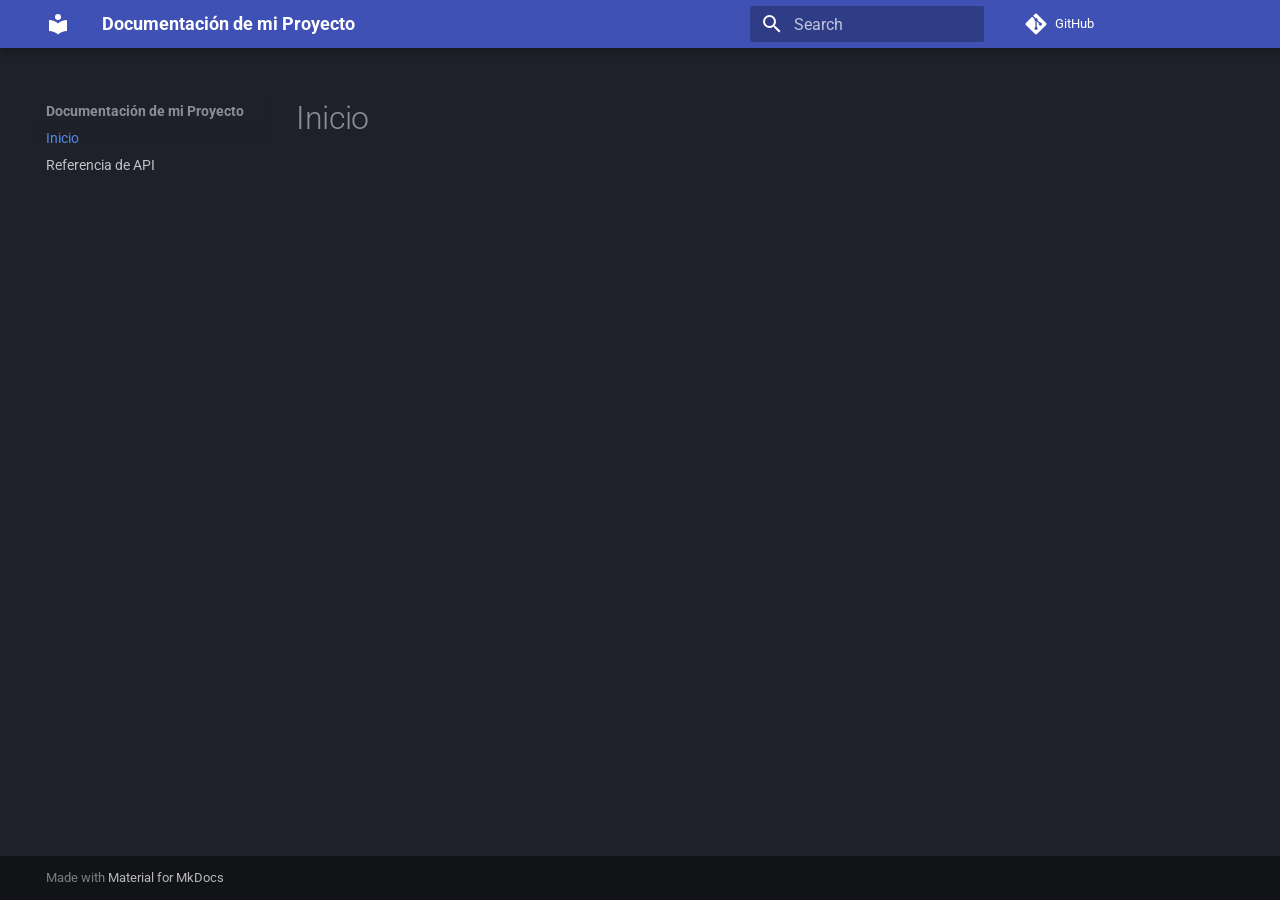
<file: index.html>
<!doctype html>
<html lang="en" class="no-js">
  <head>
    
      <meta charset="utf-8">
      <meta name="viewport" content="width=device-width,initial-scale=1">
      
      
      
        <link rel="canonical" href="https://naililian.github.io/">
      
      
      
        <link rel="next" href="api/">
      
      
        
      
      
      <link rel="icon" href="assets/images/favicon.png">
      <meta name="generator" content="mkdocs-1.6.1, mkdocs-material-9.7.1">
    
    
      
        <title>Documentación de mi Proyecto</title>
      
    
    
      <link rel="stylesheet" href="assets/stylesheets/main.484c7ddc.min.css">
      
        
        <link rel="stylesheet" href="assets/stylesheets/palette.ab4e12ef.min.css">
      
      


    
    
      
    
    
      
        
        
        <link rel="preconnect" href="https://fonts.gstatic.com" crossorigin>
        <link rel="stylesheet" href="https://fonts.googleapis.com/css?family=Roboto:300,300i,400,400i,700,700i%7CRoboto+Mono:400,400i,700,700i&display=fallback">
        <style>:root{--md-text-font:"Roboto";--md-code-font:"Roboto Mono"}</style>
      
    
    
      <link rel="stylesheet" href="assets/_mkdocstrings.css">
    
    <script>__md_scope=new URL(".",location),__md_hash=e=>[...e].reduce(((e,_)=>(e<<5)-e+_.charCodeAt(0)),0),__md_get=(e,_=localStorage,t=__md_scope)=>JSON.parse(_.getItem(t.pathname+"."+e)),__md_set=(e,_,t=localStorage,a=__md_scope)=>{try{t.setItem(a.pathname+"."+e,JSON.stringify(_))}catch(e){}}</script>
    
      

    
    
  </head>
  
  
    
    
    
    
    
    <body dir="ltr" data-md-color-scheme="slate" data-md-color-primary="indigo" data-md-color-accent="indigo">
  
    
    <input class="md-toggle" data-md-toggle="drawer" type="checkbox" id="__drawer" autocomplete="off">
    <input class="md-toggle" data-md-toggle="search" type="checkbox" id="__search" autocomplete="off">
    <label class="md-overlay" for="__drawer"></label>
    <div data-md-component="skip">
      
    </div>
    <div data-md-component="announce">
      
    </div>
    
    
      

  

<header class="md-header md-header--shadow" data-md-component="header">
  <nav class="md-header__inner md-grid" aria-label="Header">
    <a href="." title="Documentación de mi Proyecto" class="md-header__button md-logo" aria-label="Documentación de mi Proyecto" data-md-component="logo">
      
  
  <svg xmlns="http://www.w3.org/2000/svg" viewBox="0 0 24 24"><path d="M12 8a3 3 0 0 0 3-3 3 3 0 0 0-3-3 3 3 0 0 0-3 3 3 3 0 0 0 3 3m0 3.54C9.64 9.35 6.5 8 3 8v11c3.5 0 6.64 1.35 9 3.54 2.36-2.19 5.5-3.54 9-3.54V8c-3.5 0-6.64 1.35-9 3.54"/></svg>

    </a>
    <label class="md-header__button md-icon" for="__drawer">
      
      <svg xmlns="http://www.w3.org/2000/svg" viewBox="0 0 24 24"><path d="M3 6h18v2H3zm0 5h18v2H3zm0 5h18v2H3z"/></svg>
    </label>
    <div class="md-header__title" data-md-component="header-title">
      <div class="md-header__ellipsis">
        <div class="md-header__topic">
          <span class="md-ellipsis">
            Documentación de mi Proyecto
          </span>
        </div>
        <div class="md-header__topic" data-md-component="header-topic">
          <span class="md-ellipsis">
            
              Inicio
            
          </span>
        </div>
      </div>
    </div>
    
      
    
    
    
    
      
      
        <label class="md-header__button md-icon" for="__search">
          
          <svg xmlns="http://www.w3.org/2000/svg" viewBox="0 0 24 24"><path d="M9.5 3A6.5 6.5 0 0 1 16 9.5c0 1.61-.59 3.09-1.56 4.23l.27.27h.79l5 5-1.5 1.5-5-5v-.79l-.27-.27A6.52 6.52 0 0 1 9.5 16 6.5 6.5 0 0 1 3 9.5 6.5 6.5 0 0 1 9.5 3m0 2C7 5 5 7 5 9.5S7 14 9.5 14 14 12 14 9.5 12 5 9.5 5"/></svg>
        </label>
        <div class="md-search" data-md-component="search" role="dialog">
  <label class="md-search__overlay" for="__search"></label>
  <div class="md-search__inner" role="search">
    <form class="md-search__form" name="search">
      <input type="text" class="md-search__input" name="query" aria-label="Search" placeholder="Search" autocapitalize="off" autocorrect="off" autocomplete="off" spellcheck="false" data-md-component="search-query" required>
      <label class="md-search__icon md-icon" for="__search">
        
        <svg xmlns="http://www.w3.org/2000/svg" viewBox="0 0 24 24"><path d="M9.5 3A6.5 6.5 0 0 1 16 9.5c0 1.61-.59 3.09-1.56 4.23l.27.27h.79l5 5-1.5 1.5-5-5v-.79l-.27-.27A6.52 6.52 0 0 1 9.5 16 6.5 6.5 0 0 1 3 9.5 6.5 6.5 0 0 1 9.5 3m0 2C7 5 5 7 5 9.5S7 14 9.5 14 14 12 14 9.5 12 5 9.5 5"/></svg>
        
        <svg xmlns="http://www.w3.org/2000/svg" viewBox="0 0 24 24"><path d="M20 11v2H8l5.5 5.5-1.42 1.42L4.16 12l7.92-7.92L13.5 5.5 8 11z"/></svg>
      </label>
      <nav class="md-search__options" aria-label="Search">
        
        <button type="reset" class="md-search__icon md-icon" title="Clear" aria-label="Clear" tabindex="-1">
          
          <svg xmlns="http://www.w3.org/2000/svg" viewBox="0 0 24 24"><path d="M19 6.41 17.59 5 12 10.59 6.41 5 5 6.41 10.59 12 5 17.59 6.41 19 12 13.41 17.59 19 19 17.59 13.41 12z"/></svg>
        </button>
      </nav>
      
    </form>
    <div class="md-search__output">
      <div class="md-search__scrollwrap" tabindex="0" data-md-scrollfix>
        <div class="md-search-result" data-md-component="search-result">
          <div class="md-search-result__meta">
            Initializing search
          </div>
          <ol class="md-search-result__list" role="presentation"></ol>
        </div>
      </div>
    </div>
  </div>
</div>
      
    
    
      <div class="md-header__source">
        <a href="https://github.com/naililian/naililian.github.io" title="Go to repository" class="md-source" data-md-component="source">
  <div class="md-source__icon md-icon">
    
    <svg xmlns="http://www.w3.org/2000/svg" viewBox="0 0 448 512"><!--! Font Awesome Free 7.1.0 by @fontawesome - https://fontawesome.com License - https://fontawesome.com/license/free (Icons: CC BY 4.0, Fonts: SIL OFL 1.1, Code: MIT License) Copyright 2025 Fonticons, Inc.--><path d="M439.6 236.1 244 40.5c-5.4-5.5-12.8-8.5-20.4-8.5s-15 3-20.4 8.4L162.5 81l51.5 51.5c27.1-9.1 52.7 16.8 43.4 43.7l49.7 49.7c34.2-11.8 61.2 31 35.5 56.7-26.5 26.5-70.2-2.9-56-37.3L240.3 199v121.9c25.3 12.5 22.3 41.8 9.1 55-6.4 6.4-15.2 10.1-24.3 10.1s-17.8-3.6-24.3-10.1c-17.6-17.6-11.1-46.9 11.2-56v-123c-20.8-8.5-24.6-30.7-18.6-45L142.6 101 8.5 235.1C3 240.6 0 247.9 0 255.5s3 15 8.5 20.4l195.6 195.7c5.4 5.4 12.7 8.4 20.4 8.4s15-3 20.4-8.4l194.7-194.7c5.4-5.4 8.4-12.8 8.4-20.4s-3-15-8.4-20.4"/></svg>
  </div>
  <div class="md-source__repository">
    GitHub
  </div>
</a>
      </div>
    
  </nav>
  
</header>
    
    <div class="md-container" data-md-component="container">
      
      
        
          
        
      
      <main class="md-main" data-md-component="main">
        <div class="md-main__inner md-grid">
          
            
              
              <div class="md-sidebar md-sidebar--primary" data-md-component="sidebar" data-md-type="navigation" >
                <div class="md-sidebar__scrollwrap">
                  <div class="md-sidebar__inner">
                    



<nav class="md-nav md-nav--primary" aria-label="Navigation" data-md-level="0">
  <label class="md-nav__title" for="__drawer">
    <a href="." title="Documentación de mi Proyecto" class="md-nav__button md-logo" aria-label="Documentación de mi Proyecto" data-md-component="logo">
      
  
  <svg xmlns="http://www.w3.org/2000/svg" viewBox="0 0 24 24"><path d="M12 8a3 3 0 0 0 3-3 3 3 0 0 0-3-3 3 3 0 0 0-3 3 3 3 0 0 0 3 3m0 3.54C9.64 9.35 6.5 8 3 8v11c3.5 0 6.64 1.35 9 3.54 2.36-2.19 5.5-3.54 9-3.54V8c-3.5 0-6.64 1.35-9 3.54"/></svg>

    </a>
    Documentación de mi Proyecto
  </label>
  
    <div class="md-nav__source">
      <a href="https://github.com/naililian/naililian.github.io" title="Go to repository" class="md-source" data-md-component="source">
  <div class="md-source__icon md-icon">
    
    <svg xmlns="http://www.w3.org/2000/svg" viewBox="0 0 448 512"><!--! Font Awesome Free 7.1.0 by @fontawesome - https://fontawesome.com License - https://fontawesome.com/license/free (Icons: CC BY 4.0, Fonts: SIL OFL 1.1, Code: MIT License) Copyright 2025 Fonticons, Inc.--><path d="M439.6 236.1 244 40.5c-5.4-5.5-12.8-8.5-20.4-8.5s-15 3-20.4 8.4L162.5 81l51.5 51.5c27.1-9.1 52.7 16.8 43.4 43.7l49.7 49.7c34.2-11.8 61.2 31 35.5 56.7-26.5 26.5-70.2-2.9-56-37.3L240.3 199v121.9c25.3 12.5 22.3 41.8 9.1 55-6.4 6.4-15.2 10.1-24.3 10.1s-17.8-3.6-24.3-10.1c-17.6-17.6-11.1-46.9 11.2-56v-123c-20.8-8.5-24.6-30.7-18.6-45L142.6 101 8.5 235.1C3 240.6 0 247.9 0 255.5s3 15 8.5 20.4l195.6 195.7c5.4 5.4 12.7 8.4 20.4 8.4s15-3 20.4-8.4l194.7-194.7c5.4-5.4 8.4-12.8 8.4-20.4s-3-15-8.4-20.4"/></svg>
  </div>
  <div class="md-source__repository">
    GitHub
  </div>
</a>
    </div>
  
  <ul class="md-nav__list" data-md-scrollfix>
    
      
      
  
  
    
  
  
  
    <li class="md-nav__item md-nav__item--active">
      
      <input class="md-nav__toggle md-toggle" type="checkbox" id="__toc">
      
      
      
      <a href="." class="md-nav__link md-nav__link--active">
        
  
  
  <span class="md-ellipsis">
    
  
    Inicio
  

    
  </span>
  
  

      </a>
      
    </li>
  

    
      
      
  
  
  
  
    <li class="md-nav__item">
      <a href="api/" class="md-nav__link">
        
  
  
  <span class="md-ellipsis">
    
  
    Referencia de API
  

    
  </span>
  
  

      </a>
    </li>
  

    
  </ul>
</nav>
                  </div>
                </div>
              </div>
            
            
              
              <div class="md-sidebar md-sidebar--secondary" data-md-component="sidebar" data-md-type="toc" >
                <div class="md-sidebar__scrollwrap">
                  <div class="md-sidebar__inner">
                    

<nav class="md-nav md-nav--secondary" aria-label="Table of contents">
  
  
  
  
</nav>
                  </div>
                </div>
              </div>
            
          
          
            <div class="md-content" data-md-component="content">
              
              <article class="md-content__inner md-typeset">
                
                  


  
  


  <h1>Inicio</h1>














                
              </article>
            </div>
          
          
<script>var target=document.getElementById(location.hash.slice(1));target&&target.name&&(target.checked=target.name.startsWith("__tabbed_"))</script>
        </div>
        
      </main>
      
        <footer class="md-footer">
  
  <div class="md-footer-meta md-typeset">
    <div class="md-footer-meta__inner md-grid">
      <div class="md-copyright">
  
  
    Made with
    <a href="https://squidfunk.github.io/mkdocs-material/" target="_blank" rel="noopener">
      Material for MkDocs
    </a>
  
</div>
      
    </div>
  </div>
</footer>
      
    </div>
    <div class="md-dialog" data-md-component="dialog">
      <div class="md-dialog__inner md-typeset"></div>
    </div>
    
    
    
      
      
      <script id="__config" type="application/json">{"annotate": null, "base": ".", "features": ["navigation.sections", "content.code.copy"], "search": "assets/javascripts/workers/search.2c215733.min.js", "tags": null, "translations": {"clipboard.copied": "Copied to clipboard", "clipboard.copy": "Copy to clipboard", "search.result.more.one": "1 more on this page", "search.result.more.other": "# more on this page", "search.result.none": "No matching documents", "search.result.one": "1 matching document", "search.result.other": "# matching documents", "search.result.placeholder": "Type to start searching", "search.result.term.missing": "Missing", "select.version": "Select version"}, "version": null}</script>
    
    
      <script src="assets/javascripts/bundle.79ae519e.min.js"></script>
      
    
  </body>
</html>
</file>
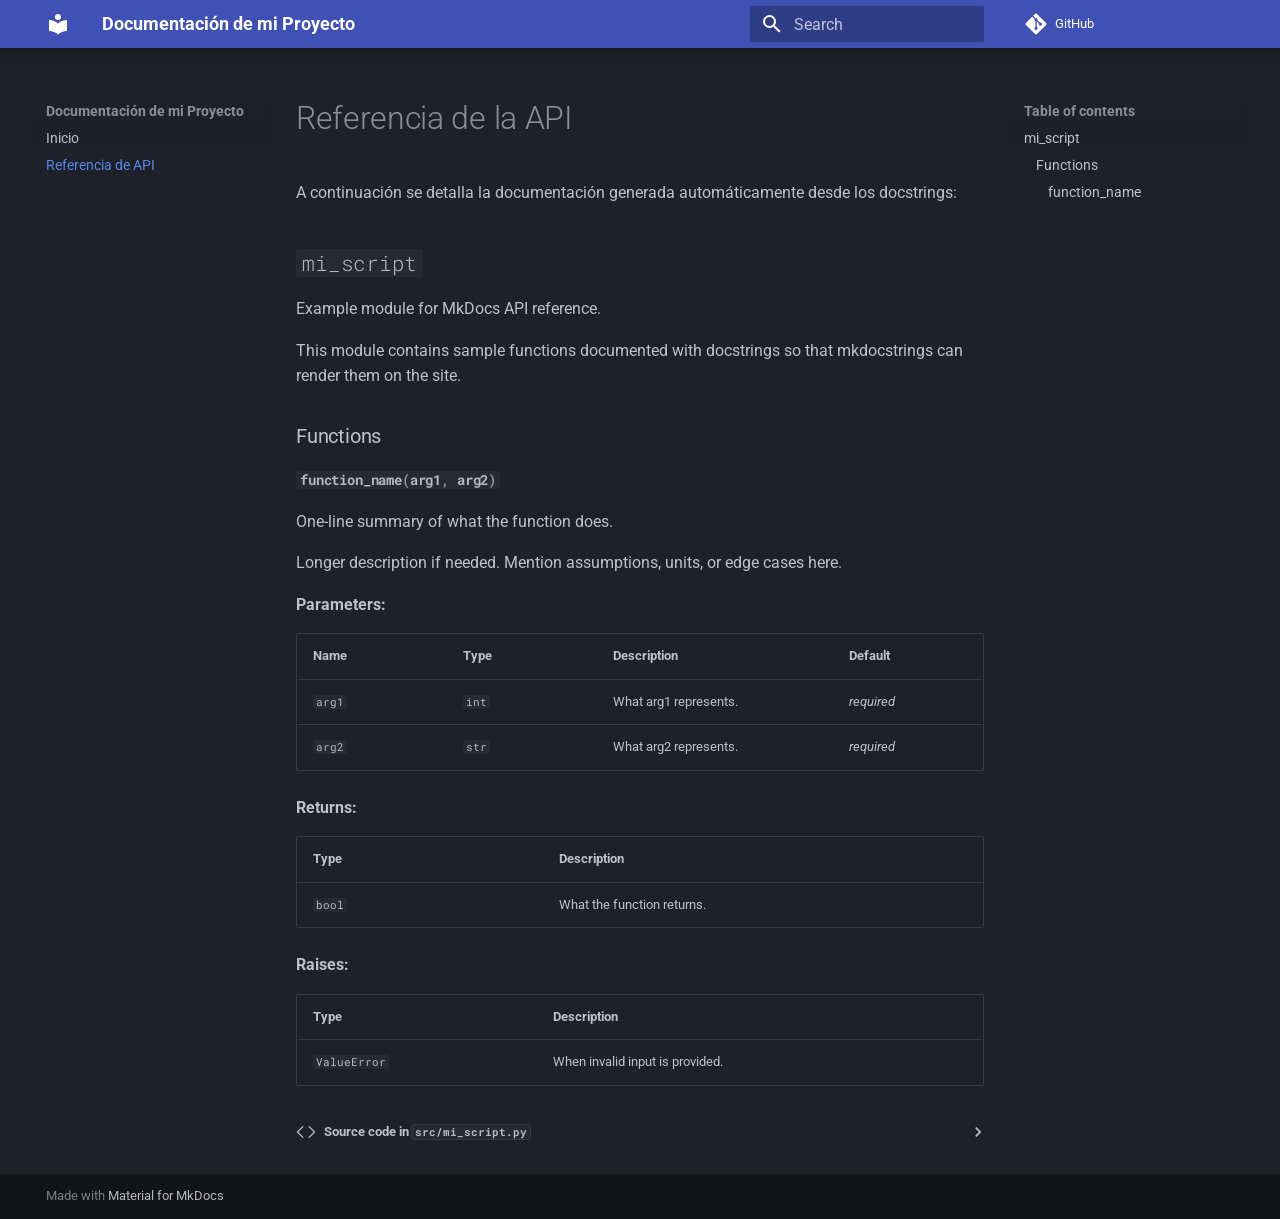
<file: api/index.html>
<!doctype html>
<html lang="en" class="no-js">
  <head>
    
      <meta charset="utf-8">
      <meta name="viewport" content="width=device-width,initial-scale=1">
      
      
      
        <link rel="canonical" href="https://naililian.github.io/api/">
      
      
        <link rel="prev" href="..">
      
      
      
        
      
      
      <link rel="icon" href="../assets/images/favicon.png">
      <meta name="generator" content="mkdocs-1.6.1, mkdocs-material-9.7.1">
    
    
      
        <title>Referencia de API - Documentación de mi Proyecto</title>
      
    
    
      <link rel="stylesheet" href="../assets/stylesheets/main.484c7ddc.min.css">
      
        
        <link rel="stylesheet" href="../assets/stylesheets/palette.ab4e12ef.min.css">
      
      


    
    
      
    
    
      
        
        
        <link rel="preconnect" href="https://fonts.gstatic.com" crossorigin>
        <link rel="stylesheet" href="https://fonts.googleapis.com/css?family=Roboto:300,300i,400,400i,700,700i%7CRoboto+Mono:400,400i,700,700i&display=fallback">
        <style>:root{--md-text-font:"Roboto";--md-code-font:"Roboto Mono"}</style>
      
    
    
      <link rel="stylesheet" href="../assets/_mkdocstrings.css">
    
    <script>__md_scope=new URL("..",location),__md_hash=e=>[...e].reduce(((e,_)=>(e<<5)-e+_.charCodeAt(0)),0),__md_get=(e,_=localStorage,t=__md_scope)=>JSON.parse(_.getItem(t.pathname+"."+e)),__md_set=(e,_,t=localStorage,a=__md_scope)=>{try{t.setItem(a.pathname+"."+e,JSON.stringify(_))}catch(e){}}</script>
    
      

    
    
  </head>
  
  
    
    
    
    
    
    <body dir="ltr" data-md-color-scheme="slate" data-md-color-primary="indigo" data-md-color-accent="indigo">
  
    
    <input class="md-toggle" data-md-toggle="drawer" type="checkbox" id="__drawer" autocomplete="off">
    <input class="md-toggle" data-md-toggle="search" type="checkbox" id="__search" autocomplete="off">
    <label class="md-overlay" for="__drawer"></label>
    <div data-md-component="skip">
      
        
        <a href="#referencia-de-la-api" class="md-skip">
          Skip to content
        </a>
      
    </div>
    <div data-md-component="announce">
      
    </div>
    
    
      

  

<header class="md-header md-header--shadow" data-md-component="header">
  <nav class="md-header__inner md-grid" aria-label="Header">
    <a href=".." title="Documentación de mi Proyecto" class="md-header__button md-logo" aria-label="Documentación de mi Proyecto" data-md-component="logo">
      
  
  <svg xmlns="http://www.w3.org/2000/svg" viewBox="0 0 24 24"><path d="M12 8a3 3 0 0 0 3-3 3 3 0 0 0-3-3 3 3 0 0 0-3 3 3 3 0 0 0 3 3m0 3.54C9.64 9.35 6.5 8 3 8v11c3.5 0 6.64 1.35 9 3.54 2.36-2.19 5.5-3.54 9-3.54V8c-3.5 0-6.64 1.35-9 3.54"/></svg>

    </a>
    <label class="md-header__button md-icon" for="__drawer">
      
      <svg xmlns="http://www.w3.org/2000/svg" viewBox="0 0 24 24"><path d="M3 6h18v2H3zm0 5h18v2H3zm0 5h18v2H3z"/></svg>
    </label>
    <div class="md-header__title" data-md-component="header-title">
      <div class="md-header__ellipsis">
        <div class="md-header__topic">
          <span class="md-ellipsis">
            Documentación de mi Proyecto
          </span>
        </div>
        <div class="md-header__topic" data-md-component="header-topic">
          <span class="md-ellipsis">
            
              Referencia de API
            
          </span>
        </div>
      </div>
    </div>
    
      
    
    
    
    
      
      
        <label class="md-header__button md-icon" for="__search">
          
          <svg xmlns="http://www.w3.org/2000/svg" viewBox="0 0 24 24"><path d="M9.5 3A6.5 6.5 0 0 1 16 9.5c0 1.61-.59 3.09-1.56 4.23l.27.27h.79l5 5-1.5 1.5-5-5v-.79l-.27-.27A6.52 6.52 0 0 1 9.5 16 6.5 6.5 0 0 1 3 9.5 6.5 6.5 0 0 1 9.5 3m0 2C7 5 5 7 5 9.5S7 14 9.5 14 14 12 14 9.5 12 5 9.5 5"/></svg>
        </label>
        <div class="md-search" data-md-component="search" role="dialog">
  <label class="md-search__overlay" for="__search"></label>
  <div class="md-search__inner" role="search">
    <form class="md-search__form" name="search">
      <input type="text" class="md-search__input" name="query" aria-label="Search" placeholder="Search" autocapitalize="off" autocorrect="off" autocomplete="off" spellcheck="false" data-md-component="search-query" required>
      <label class="md-search__icon md-icon" for="__search">
        
        <svg xmlns="http://www.w3.org/2000/svg" viewBox="0 0 24 24"><path d="M9.5 3A6.5 6.5 0 0 1 16 9.5c0 1.61-.59 3.09-1.56 4.23l.27.27h.79l5 5-1.5 1.5-5-5v-.79l-.27-.27A6.52 6.52 0 0 1 9.5 16 6.5 6.5 0 0 1 3 9.5 6.5 6.5 0 0 1 9.5 3m0 2C7 5 5 7 5 9.5S7 14 9.5 14 14 12 14 9.5 12 5 9.5 5"/></svg>
        
        <svg xmlns="http://www.w3.org/2000/svg" viewBox="0 0 24 24"><path d="M20 11v2H8l5.5 5.5-1.42 1.42L4.16 12l7.92-7.92L13.5 5.5 8 11z"/></svg>
      </label>
      <nav class="md-search__options" aria-label="Search">
        
        <button type="reset" class="md-search__icon md-icon" title="Clear" aria-label="Clear" tabindex="-1">
          
          <svg xmlns="http://www.w3.org/2000/svg" viewBox="0 0 24 24"><path d="M19 6.41 17.59 5 12 10.59 6.41 5 5 6.41 10.59 12 5 17.59 6.41 19 12 13.41 17.59 19 19 17.59 13.41 12z"/></svg>
        </button>
      </nav>
      
    </form>
    <div class="md-search__output">
      <div class="md-search__scrollwrap" tabindex="0" data-md-scrollfix>
        <div class="md-search-result" data-md-component="search-result">
          <div class="md-search-result__meta">
            Initializing search
          </div>
          <ol class="md-search-result__list" role="presentation"></ol>
        </div>
      </div>
    </div>
  </div>
</div>
      
    
    
      <div class="md-header__source">
        <a href="https://github.com/naililian/naililian.github.io" title="Go to repository" class="md-source" data-md-component="source">
  <div class="md-source__icon md-icon">
    
    <svg xmlns="http://www.w3.org/2000/svg" viewBox="0 0 448 512"><!--! Font Awesome Free 7.1.0 by @fontawesome - https://fontawesome.com License - https://fontawesome.com/license/free (Icons: CC BY 4.0, Fonts: SIL OFL 1.1, Code: MIT License) Copyright 2025 Fonticons, Inc.--><path d="M439.6 236.1 244 40.5c-5.4-5.5-12.8-8.5-20.4-8.5s-15 3-20.4 8.4L162.5 81l51.5 51.5c27.1-9.1 52.7 16.8 43.4 43.7l49.7 49.7c34.2-11.8 61.2 31 35.5 56.7-26.5 26.5-70.2-2.9-56-37.3L240.3 199v121.9c25.3 12.5 22.3 41.8 9.1 55-6.4 6.4-15.2 10.1-24.3 10.1s-17.8-3.6-24.3-10.1c-17.6-17.6-11.1-46.9 11.2-56v-123c-20.8-8.5-24.6-30.7-18.6-45L142.6 101 8.5 235.1C3 240.6 0 247.9 0 255.5s3 15 8.5 20.4l195.6 195.7c5.4 5.4 12.7 8.4 20.4 8.4s15-3 20.4-8.4l194.7-194.7c5.4-5.4 8.4-12.8 8.4-20.4s-3-15-8.4-20.4"/></svg>
  </div>
  <div class="md-source__repository">
    GitHub
  </div>
</a>
      </div>
    
  </nav>
  
</header>
    
    <div class="md-container" data-md-component="container">
      
      
        
          
        
      
      <main class="md-main" data-md-component="main">
        <div class="md-main__inner md-grid">
          
            
              
              <div class="md-sidebar md-sidebar--primary" data-md-component="sidebar" data-md-type="navigation" >
                <div class="md-sidebar__scrollwrap">
                  <div class="md-sidebar__inner">
                    



<nav class="md-nav md-nav--primary" aria-label="Navigation" data-md-level="0">
  <label class="md-nav__title" for="__drawer">
    <a href=".." title="Documentación de mi Proyecto" class="md-nav__button md-logo" aria-label="Documentación de mi Proyecto" data-md-component="logo">
      
  
  <svg xmlns="http://www.w3.org/2000/svg" viewBox="0 0 24 24"><path d="M12 8a3 3 0 0 0 3-3 3 3 0 0 0-3-3 3 3 0 0 0-3 3 3 3 0 0 0 3 3m0 3.54C9.64 9.35 6.5 8 3 8v11c3.5 0 6.64 1.35 9 3.54 2.36-2.19 5.5-3.54 9-3.54V8c-3.5 0-6.64 1.35-9 3.54"/></svg>

    </a>
    Documentación de mi Proyecto
  </label>
  
    <div class="md-nav__source">
      <a href="https://github.com/naililian/naililian.github.io" title="Go to repository" class="md-source" data-md-component="source">
  <div class="md-source__icon md-icon">
    
    <svg xmlns="http://www.w3.org/2000/svg" viewBox="0 0 448 512"><!--! Font Awesome Free 7.1.0 by @fontawesome - https://fontawesome.com License - https://fontawesome.com/license/free (Icons: CC BY 4.0, Fonts: SIL OFL 1.1, Code: MIT License) Copyright 2025 Fonticons, Inc.--><path d="M439.6 236.1 244 40.5c-5.4-5.5-12.8-8.5-20.4-8.5s-15 3-20.4 8.4L162.5 81l51.5 51.5c27.1-9.1 52.7 16.8 43.4 43.7l49.7 49.7c34.2-11.8 61.2 31 35.5 56.7-26.5 26.5-70.2-2.9-56-37.3L240.3 199v121.9c25.3 12.5 22.3 41.8 9.1 55-6.4 6.4-15.2 10.1-24.3 10.1s-17.8-3.6-24.3-10.1c-17.6-17.6-11.1-46.9 11.2-56v-123c-20.8-8.5-24.6-30.7-18.6-45L142.6 101 8.5 235.1C3 240.6 0 247.9 0 255.5s3 15 8.5 20.4l195.6 195.7c5.4 5.4 12.7 8.4 20.4 8.4s15-3 20.4-8.4l194.7-194.7c5.4-5.4 8.4-12.8 8.4-20.4s-3-15-8.4-20.4"/></svg>
  </div>
  <div class="md-source__repository">
    GitHub
  </div>
</a>
    </div>
  
  <ul class="md-nav__list" data-md-scrollfix>
    
      
      
  
  
  
  
    <li class="md-nav__item">
      <a href=".." class="md-nav__link">
        
  
  
  <span class="md-ellipsis">
    
  
    Inicio
  

    
  </span>
  
  

      </a>
    </li>
  

    
      
      
  
  
    
  
  
  
    <li class="md-nav__item md-nav__item--active">
      
      <input class="md-nav__toggle md-toggle" type="checkbox" id="__toc">
      
      
        
      
      
        <label class="md-nav__link md-nav__link--active" for="__toc">
          
  
  
  <span class="md-ellipsis">
    
  
    Referencia de API
  

    
  </span>
  
  

          <span class="md-nav__icon md-icon"></span>
        </label>
      
      <a href="./" class="md-nav__link md-nav__link--active">
        
  
  
  <span class="md-ellipsis">
    
  
    Referencia de API
  

    
  </span>
  
  

      </a>
      
        

<nav class="md-nav md-nav--secondary" aria-label="Table of contents">
  
  
  
    
  
  
    <label class="md-nav__title" for="__toc">
      <span class="md-nav__icon md-icon"></span>
      Table of contents
    </label>
    <ul class="md-nav__list" data-md-component="toc" data-md-scrollfix>
      
        <li class="md-nav__item">
  <a href="#mi_script" class="md-nav__link">
    <span class="md-ellipsis">
      
        mi_script
      
    </span>
  </a>
  
    <nav class="md-nav" aria-label="mi_script">
      <ul class="md-nav__list">
        
          <li class="md-nav__item">
  <a href="#mi_script-functions" class="md-nav__link">
    <span class="md-ellipsis">
      
        Functions
      
    </span>
  </a>
  
    <nav class="md-nav" aria-label="Functions">
      <ul class="md-nav__list">
        
          <li class="md-nav__item">
  <a href="#mi_script.function_name" class="md-nav__link">
    <span class="md-ellipsis">
      
        function_name
      
    </span>
  </a>
  
</li>
        
      </ul>
    </nav>
  
</li>
        
      </ul>
    </nav>
  
</li>
      
    </ul>
  
</nav>
      
    </li>
  

    
  </ul>
</nav>
                  </div>
                </div>
              </div>
            
            
              
              <div class="md-sidebar md-sidebar--secondary" data-md-component="sidebar" data-md-type="toc" >
                <div class="md-sidebar__scrollwrap">
                  <div class="md-sidebar__inner">
                    

<nav class="md-nav md-nav--secondary" aria-label="Table of contents">
  
  
  
    
  
  
    <label class="md-nav__title" for="__toc">
      <span class="md-nav__icon md-icon"></span>
      Table of contents
    </label>
    <ul class="md-nav__list" data-md-component="toc" data-md-scrollfix>
      
        <li class="md-nav__item">
  <a href="#mi_script" class="md-nav__link">
    <span class="md-ellipsis">
      
        mi_script
      
    </span>
  </a>
  
    <nav class="md-nav" aria-label="mi_script">
      <ul class="md-nav__list">
        
          <li class="md-nav__item">
  <a href="#mi_script-functions" class="md-nav__link">
    <span class="md-ellipsis">
      
        Functions
      
    </span>
  </a>
  
    <nav class="md-nav" aria-label="Functions">
      <ul class="md-nav__list">
        
          <li class="md-nav__item">
  <a href="#mi_script.function_name" class="md-nav__link">
    <span class="md-ellipsis">
      
        function_name
      
    </span>
  </a>
  
</li>
        
      </ul>
    </nav>
  
</li>
        
      </ul>
    </nav>
  
</li>
      
    </ul>
  
</nav>
                  </div>
                </div>
              </div>
            
          
          
            <div class="md-content" data-md-component="content">
              
              <article class="md-content__inner md-typeset">
                
                  


  
  


<h1 id="referencia-de-la-api">Referencia de la API</h1>
<p>A continuación se detalla la documentación generada automáticamente desde los docstrings:</p>


<div class="doc doc-object doc-module">



<h2 id="mi_script" class="doc doc-heading">
            <code>mi_script</code>


</h2>

    <div class="doc doc-contents first">

        <p>Example module for MkDocs API reference.</p>
<p>This module contains sample functions documented with docstrings so that
mkdocstrings can render them on the site.</p>










<div class="doc doc-children">








<h3 id="mi_script-functions">Functions</h3>

<div class="doc doc-object doc-function">


<h4 id="mi_script.function_name" class="doc doc-heading">
            <code class="highlight language-python"><span class="n">function_name</span><span class="p">(</span><span class="n">arg1</span><span class="p">,</span> <span class="n">arg2</span><span class="p">)</span></code>

</h4>


    <div class="doc doc-contents ">

        <p>One-line summary of what the function does.</p>
<p>Longer description if needed. Mention assumptions, units,
or edge cases here.</p>


<p><span class="doc-section-title">Parameters:</span></p>
    <table>
      <thead>
        <tr>
          <th>Name</th>
          <th>Type</th>
          <th>Description</th>
          <th>Default</th>
        </tr>
      </thead>
      <tbody>
          <tr class="doc-section-item">
            <td>
                <code>arg1</code>
            </td>
            <td>
                  <code><span title="int">int</span></code>
            </td>
            <td>
              <div class="doc-md-description">
                <p>What arg1 represents.</p>
              </div>
            </td>
            <td>
                <em>required</em>
            </td>
          </tr>
          <tr class="doc-section-item">
            <td>
                <code>arg2</code>
            </td>
            <td>
                  <code><span title="str">str</span></code>
            </td>
            <td>
              <div class="doc-md-description">
                <p>What arg2 represents.</p>
              </div>
            </td>
            <td>
                <em>required</em>
            </td>
          </tr>
      </tbody>
    </table>


    <p><span class="doc-section-title">Returns:</span></p>
    <table>
      <thead>
        <tr>
          <th>Type</th>
          <th>Description</th>
        </tr>
      </thead>
      <tbody>
          <tr class="doc-section-item">
            <td>
                  <code><span title="bool">bool</span></code>
            </td>
            <td>
              <div class="doc-md-description">
                <p>What the function returns.</p>
              </div>
            </td>
          </tr>
      </tbody>
    </table>


<p><span class="doc-section-title">Raises:</span></p>
    <table>
      <thead>
        <tr>
          <th>Type</th>
          <th>Description</th>
        </tr>
      </thead>
      <tbody>
          <tr class="doc-section-item">
            <td>
                  <code><span title="ValueError">ValueError</span></code>
            </td>
            <td>
              <div class="doc-md-description">
                <p>When invalid input is provided.</p>
              </div>
            </td>
          </tr>
      </tbody>
    </table>


            <details class="mkdocstrings-source">
              <summary>Source code in <code>src/mi_script.py</code></summary>
              <div class="highlight"><table class="highlighttable"><tr><td class="linenos"><div class="linenodiv"><pre><span></span><span class="normal"> 9</span>
<span class="normal">10</span>
<span class="normal">11</span>
<span class="normal">12</span>
<span class="normal">13</span>
<span class="normal">14</span>
<span class="normal">15</span>
<span class="normal">16</span>
<span class="normal">17</span>
<span class="normal">18</span>
<span class="normal">19</span>
<span class="normal">20</span>
<span class="normal">21</span>
<span class="normal">22</span>
<span class="normal">23</span>
<span class="normal">24</span>
<span class="normal">25</span>
<span class="normal">26</span></pre></div></td><td class="code"><div><pre><span></span><code><span class="k">def</span><span class="w"> </span><span class="nf">function_name</span><span class="p">(</span><span class="n">arg1</span><span class="p">:</span> <span class="nb">int</span><span class="p">,</span> <span class="n">arg2</span><span class="p">:</span> <span class="nb">str</span><span class="p">)</span> <span class="o">-&gt;</span> <span class="nb">bool</span><span class="p">:</span>
<span class="w">    </span><span class="sd">&quot;&quot;&quot;One-line summary of what the function does.</span>

<span class="sd">    Longer description if needed. Mention assumptions, units,</span>
<span class="sd">    or edge cases here.</span>

<span class="sd">    Args:</span>
<span class="sd">        arg1: What arg1 represents.</span>
<span class="sd">        arg2: What arg2 represents.</span>

<span class="sd">    Returns:</span>
<span class="sd">        What the function returns.</span>

<span class="sd">    Raises:</span>
<span class="sd">        ValueError: When invalid input is provided.</span>
<span class="sd">    &quot;&quot;&quot;</span>
    <span class="nb">print</span><span class="p">(</span><span class="s2">&quot;hola&quot;</span><span class="p">)</span>
    <span class="k">return</span> <span class="kc">True</span>
</code></pre></div></td></tr></table></div>
            </details>
    </div>

</div>



  </div>

    </div>

</div>












                
              </article>
            </div>
          
          
<script>var target=document.getElementById(location.hash.slice(1));target&&target.name&&(target.checked=target.name.startsWith("__tabbed_"))</script>
        </div>
        
      </main>
      
        <footer class="md-footer">
  
  <div class="md-footer-meta md-typeset">
    <div class="md-footer-meta__inner md-grid">
      <div class="md-copyright">
  
  
    Made with
    <a href="https://squidfunk.github.io/mkdocs-material/" target="_blank" rel="noopener">
      Material for MkDocs
    </a>
  
</div>
      
    </div>
  </div>
</footer>
      
    </div>
    <div class="md-dialog" data-md-component="dialog">
      <div class="md-dialog__inner md-typeset"></div>
    </div>
    
    
    
      
      
      <script id="__config" type="application/json">{"annotate": null, "base": "..", "features": ["navigation.sections", "content.code.copy"], "search": "../assets/javascripts/workers/search.2c215733.min.js", "tags": null, "translations": {"clipboard.copied": "Copied to clipboard", "clipboard.copy": "Copy to clipboard", "search.result.more.one": "1 more on this page", "search.result.more.other": "# more on this page", "search.result.none": "No matching documents", "search.result.one": "1 matching document", "search.result.other": "# matching documents", "search.result.placeholder": "Type to start searching", "search.result.term.missing": "Missing", "select.version": "Select version"}, "version": null}</script>
    
    
      <script src="../assets/javascripts/bundle.79ae519e.min.js"></script>
      
    
  </body>
</html>
</file>
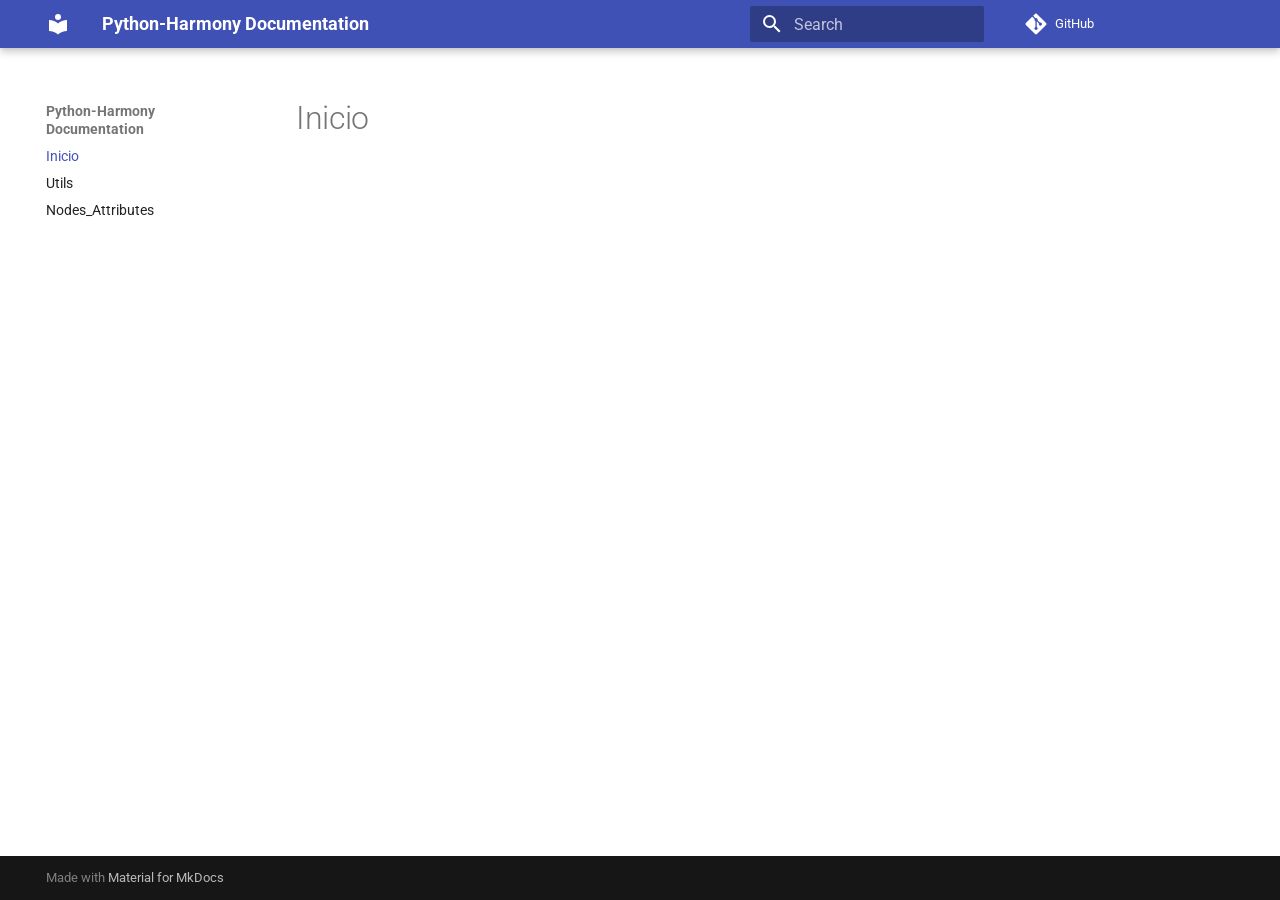
<file: site/index.html>
<!doctype html>
<html lang="en" class="no-js">
  <head>
    
      <meta charset="utf-8">
      <meta name="viewport" content="width=device-width,initial-scale=1">
      
      
      
        <link rel="canonical" href="https://naililian.github.io/">
      
      
      
        <link rel="next" href="api/">
      
      
        
      
      
      <link rel="icon" href="assets/images/favicon.png">
      <meta name="generator" content="mkdocs-1.6.1, mkdocs-material-9.7.1">
    
    
      
        <title>Python-Harmony Documentation</title>
      
    
    
      <link rel="stylesheet" href="assets/stylesheets/main.484c7ddc.min.css">
      
        
        <link rel="stylesheet" href="assets/stylesheets/palette.ab4e12ef.min.css">
      
      


    
    
      
    
    
      
        
        
        <link rel="preconnect" href="https://fonts.gstatic.com" crossorigin>
        <link rel="stylesheet" href="https://fonts.googleapis.com/css?family=Roboto:300,300i,400,400i,700,700i%7CRoboto+Mono:400,400i,700,700i&display=fallback">
        <style>:root{--md-text-font:"Roboto";--md-code-font:"Roboto Mono"}</style>
      
    
    
      <link rel="stylesheet" href="assets/_mkdocstrings.css">
    
      <link rel="stylesheet" href="stylesheets/api-docs.css">
    
    <script>__md_scope=new URL(".",location),__md_hash=e=>[...e].reduce(((e,_)=>(e<<5)-e+_.charCodeAt(0)),0),__md_get=(e,_=localStorage,t=__md_scope)=>JSON.parse(_.getItem(t.pathname+"."+e)),__md_set=(e,_,t=localStorage,a=__md_scope)=>{try{t.setItem(a.pathname+"."+e,JSON.stringify(_))}catch(e){}}</script>
    
      

    
    
  </head>
  
  
    
    
    
    
    
    <body dir="ltr" data-md-color-scheme="default" data-md-color-primary="indigo" data-md-color-accent="indigo">
  
    
    <input class="md-toggle" data-md-toggle="drawer" type="checkbox" id="__drawer" autocomplete="off">
    <input class="md-toggle" data-md-toggle="search" type="checkbox" id="__search" autocomplete="off">
    <label class="md-overlay" for="__drawer"></label>
    <div data-md-component="skip">
      
    </div>
    <div data-md-component="announce">
      
    </div>
    
    
      

  

<header class="md-header md-header--shadow" data-md-component="header">
  <nav class="md-header__inner md-grid" aria-label="Header">
    <a href="." title="Python-Harmony Documentation" class="md-header__button md-logo" aria-label="Python-Harmony Documentation" data-md-component="logo">
      
  
  <svg xmlns="http://www.w3.org/2000/svg" viewBox="0 0 24 24"><path d="M12 8a3 3 0 0 0 3-3 3 3 0 0 0-3-3 3 3 0 0 0-3 3 3 3 0 0 0 3 3m0 3.54C9.64 9.35 6.5 8 3 8v11c3.5 0 6.64 1.35 9 3.54 2.36-2.19 5.5-3.54 9-3.54V8c-3.5 0-6.64 1.35-9 3.54"/></svg>

    </a>
    <label class="md-header__button md-icon" for="__drawer">
      
      <svg xmlns="http://www.w3.org/2000/svg" viewBox="0 0 24 24"><path d="M3 6h18v2H3zm0 5h18v2H3zm0 5h18v2H3z"/></svg>
    </label>
    <div class="md-header__title" data-md-component="header-title">
      <div class="md-header__ellipsis">
        <div class="md-header__topic">
          <span class="md-ellipsis">
            Python-Harmony Documentation
          </span>
        </div>
        <div class="md-header__topic" data-md-component="header-topic">
          <span class="md-ellipsis">
            
              Inicio
            
          </span>
        </div>
      </div>
    </div>
    
      
    
    
    
    
      
      
        <label class="md-header__button md-icon" for="__search">
          
          <svg xmlns="http://www.w3.org/2000/svg" viewBox="0 0 24 24"><path d="M9.5 3A6.5 6.5 0 0 1 16 9.5c0 1.61-.59 3.09-1.56 4.23l.27.27h.79l5 5-1.5 1.5-5-5v-.79l-.27-.27A6.52 6.52 0 0 1 9.5 16 6.5 6.5 0 0 1 3 9.5 6.5 6.5 0 0 1 9.5 3m0 2C7 5 5 7 5 9.5S7 14 9.5 14 14 12 14 9.5 12 5 9.5 5"/></svg>
        </label>
        <div class="md-search" data-md-component="search" role="dialog">
  <label class="md-search__overlay" for="__search"></label>
  <div class="md-search__inner" role="search">
    <form class="md-search__form" name="search">
      <input type="text" class="md-search__input" name="query" aria-label="Search" placeholder="Search" autocapitalize="off" autocorrect="off" autocomplete="off" spellcheck="false" data-md-component="search-query" required>
      <label class="md-search__icon md-icon" for="__search">
        
        <svg xmlns="http://www.w3.org/2000/svg" viewBox="0 0 24 24"><path d="M9.5 3A6.5 6.5 0 0 1 16 9.5c0 1.61-.59 3.09-1.56 4.23l.27.27h.79l5 5-1.5 1.5-5-5v-.79l-.27-.27A6.52 6.52 0 0 1 9.5 16 6.5 6.5 0 0 1 3 9.5 6.5 6.5 0 0 1 9.5 3m0 2C7 5 5 7 5 9.5S7 14 9.5 14 14 12 14 9.5 12 5 9.5 5"/></svg>
        
        <svg xmlns="http://www.w3.org/2000/svg" viewBox="0 0 24 24"><path d="M20 11v2H8l5.5 5.5-1.42 1.42L4.16 12l7.92-7.92L13.5 5.5 8 11z"/></svg>
      </label>
      <nav class="md-search__options" aria-label="Search">
        
        <button type="reset" class="md-search__icon md-icon" title="Clear" aria-label="Clear" tabindex="-1">
          
          <svg xmlns="http://www.w3.org/2000/svg" viewBox="0 0 24 24"><path d="M19 6.41 17.59 5 12 10.59 6.41 5 5 6.41 10.59 12 5 17.59 6.41 19 12 13.41 17.59 19 19 17.59 13.41 12z"/></svg>
        </button>
      </nav>
      
    </form>
    <div class="md-search__output">
      <div class="md-search__scrollwrap" tabindex="0" data-md-scrollfix>
        <div class="md-search-result" data-md-component="search-result">
          <div class="md-search-result__meta">
            Initializing search
          </div>
          <ol class="md-search-result__list" role="presentation"></ol>
        </div>
      </div>
    </div>
  </div>
</div>
      
    
    
      <div class="md-header__source">
        <a href="https://github.com/naililian/naililian.github.io" title="Go to repository" class="md-source" data-md-component="source">
  <div class="md-source__icon md-icon">
    
    <svg xmlns="http://www.w3.org/2000/svg" viewBox="0 0 448 512"><!--! Font Awesome Free 7.1.0 by @fontawesome - https://fontawesome.com License - https://fontawesome.com/license/free (Icons: CC BY 4.0, Fonts: SIL OFL 1.1, Code: MIT License) Copyright 2025 Fonticons, Inc.--><path d="M439.6 236.1 244 40.5c-5.4-5.5-12.8-8.5-20.4-8.5s-15 3-20.4 8.4L162.5 81l51.5 51.5c27.1-9.1 52.7 16.8 43.4 43.7l49.7 49.7c34.2-11.8 61.2 31 35.5 56.7-26.5 26.5-70.2-2.9-56-37.3L240.3 199v121.9c25.3 12.5 22.3 41.8 9.1 55-6.4 6.4-15.2 10.1-24.3 10.1s-17.8-3.6-24.3-10.1c-17.6-17.6-11.1-46.9 11.2-56v-123c-20.8-8.5-24.6-30.7-18.6-45L142.6 101 8.5 235.1C3 240.6 0 247.9 0 255.5s3 15 8.5 20.4l195.6 195.7c5.4 5.4 12.7 8.4 20.4 8.4s15-3 20.4-8.4l194.7-194.7c5.4-5.4 8.4-12.8 8.4-20.4s-3-15-8.4-20.4"/></svg>
  </div>
  <div class="md-source__repository">
    GitHub
  </div>
</a>
      </div>
    
  </nav>
  
</header>
    
    <div class="md-container" data-md-component="container">
      
      
        
          
        
      
      <main class="md-main" data-md-component="main">
        <div class="md-main__inner md-grid">
          
            
              
              <div class="md-sidebar md-sidebar--primary" data-md-component="sidebar" data-md-type="navigation" >
                <div class="md-sidebar__scrollwrap">
                  <div class="md-sidebar__inner">
                    



<nav class="md-nav md-nav--primary" aria-label="Navigation" data-md-level="0">
  <label class="md-nav__title" for="__drawer">
    <a href="." title="Python-Harmony Documentation" class="md-nav__button md-logo" aria-label="Python-Harmony Documentation" data-md-component="logo">
      
  
  <svg xmlns="http://www.w3.org/2000/svg" viewBox="0 0 24 24"><path d="M12 8a3 3 0 0 0 3-3 3 3 0 0 0-3-3 3 3 0 0 0-3 3 3 3 0 0 0 3 3m0 3.54C9.64 9.35 6.5 8 3 8v11c3.5 0 6.64 1.35 9 3.54 2.36-2.19 5.5-3.54 9-3.54V8c-3.5 0-6.64 1.35-9 3.54"/></svg>

    </a>
    Python-Harmony Documentation
  </label>
  
    <div class="md-nav__source">
      <a href="https://github.com/naililian/naililian.github.io" title="Go to repository" class="md-source" data-md-component="source">
  <div class="md-source__icon md-icon">
    
    <svg xmlns="http://www.w3.org/2000/svg" viewBox="0 0 448 512"><!--! Font Awesome Free 7.1.0 by @fontawesome - https://fontawesome.com License - https://fontawesome.com/license/free (Icons: CC BY 4.0, Fonts: SIL OFL 1.1, Code: MIT License) Copyright 2025 Fonticons, Inc.--><path d="M439.6 236.1 244 40.5c-5.4-5.5-12.8-8.5-20.4-8.5s-15 3-20.4 8.4L162.5 81l51.5 51.5c27.1-9.1 52.7 16.8 43.4 43.7l49.7 49.7c34.2-11.8 61.2 31 35.5 56.7-26.5 26.5-70.2-2.9-56-37.3L240.3 199v121.9c25.3 12.5 22.3 41.8 9.1 55-6.4 6.4-15.2 10.1-24.3 10.1s-17.8-3.6-24.3-10.1c-17.6-17.6-11.1-46.9 11.2-56v-123c-20.8-8.5-24.6-30.7-18.6-45L142.6 101 8.5 235.1C3 240.6 0 247.9 0 255.5s3 15 8.5 20.4l195.6 195.7c5.4 5.4 12.7 8.4 20.4 8.4s15-3 20.4-8.4l194.7-194.7c5.4-5.4 8.4-12.8 8.4-20.4s-3-15-8.4-20.4"/></svg>
  </div>
  <div class="md-source__repository">
    GitHub
  </div>
</a>
    </div>
  
  <ul class="md-nav__list" data-md-scrollfix>
    
      
      
  
  
    
  
  
  
    <li class="md-nav__item md-nav__item--active">
      
      <input class="md-nav__toggle md-toggle" type="checkbox" id="__toc">
      
      
      
      <a href="." class="md-nav__link md-nav__link--active">
        
  
  
  <span class="md-ellipsis">
    
  
    Inicio
  

    
  </span>
  
  

      </a>
      
    </li>
  

    
      
      
  
  
  
  
    <li class="md-nav__item">
      <a href="api/" class="md-nav__link">
        
  
  
  <span class="md-ellipsis">
    
  
    Utils
  

    
  </span>
  
  

      </a>
    </li>
  

    
      
      
  
  
  
  
    <li class="md-nav__item">
      <a href="nodes_attributes/" class="md-nav__link">
        
  
  
  <span class="md-ellipsis">
    
  
    Nodes_Attributes
  

    
  </span>
  
  

      </a>
    </li>
  

    
  </ul>
</nav>
                  </div>
                </div>
              </div>
            
            
              
              <div class="md-sidebar md-sidebar--secondary" data-md-component="sidebar" data-md-type="toc" >
                <div class="md-sidebar__scrollwrap">
                  <div class="md-sidebar__inner">
                    

<nav class="md-nav md-nav--secondary" aria-label="Table of contents">
  
  
  
  
</nav>
                  </div>
                </div>
              </div>
            
          
          
            <div class="md-content" data-md-component="content">
              
              <article class="md-content__inner md-typeset">
                
                  


  
  


  <h1>Inicio</h1>














                
              </article>
            </div>
          
          
<script>var target=document.getElementById(location.hash.slice(1));target&&target.name&&(target.checked=target.name.startsWith("__tabbed_"))</script>
        </div>
        
      </main>
      
        <footer class="md-footer">
  
  <div class="md-footer-meta md-typeset">
    <div class="md-footer-meta__inner md-grid">
      <div class="md-copyright">
  
  
    Made with
    <a href="https://squidfunk.github.io/mkdocs-material/" target="_blank" rel="noopener">
      Material for MkDocs
    </a>
  
</div>
      
    </div>
  </div>
</footer>
      
    </div>
    <div class="md-dialog" data-md-component="dialog">
      <div class="md-dialog__inner md-typeset"></div>
    </div>
    
    
    
      
      
      <script id="__config" type="application/json">{"annotate": null, "base": ".", "features": ["navigation.sections", "content.code.copy"], "search": "assets/javascripts/workers/search.2c215733.min.js", "tags": null, "translations": {"clipboard.copied": "Copied to clipboard", "clipboard.copy": "Copy to clipboard", "search.result.more.one": "1 more on this page", "search.result.more.other": "# more on this page", "search.result.none": "No matching documents", "search.result.one": "1 matching document", "search.result.other": "# matching documents", "search.result.placeholder": "Type to start searching", "search.result.term.missing": "Missing", "select.version": "Select version"}, "version": null}</script>
    
    
      <script src="assets/javascripts/bundle.79ae519e.min.js"></script>
      
    
  </body>
</html>
</file>
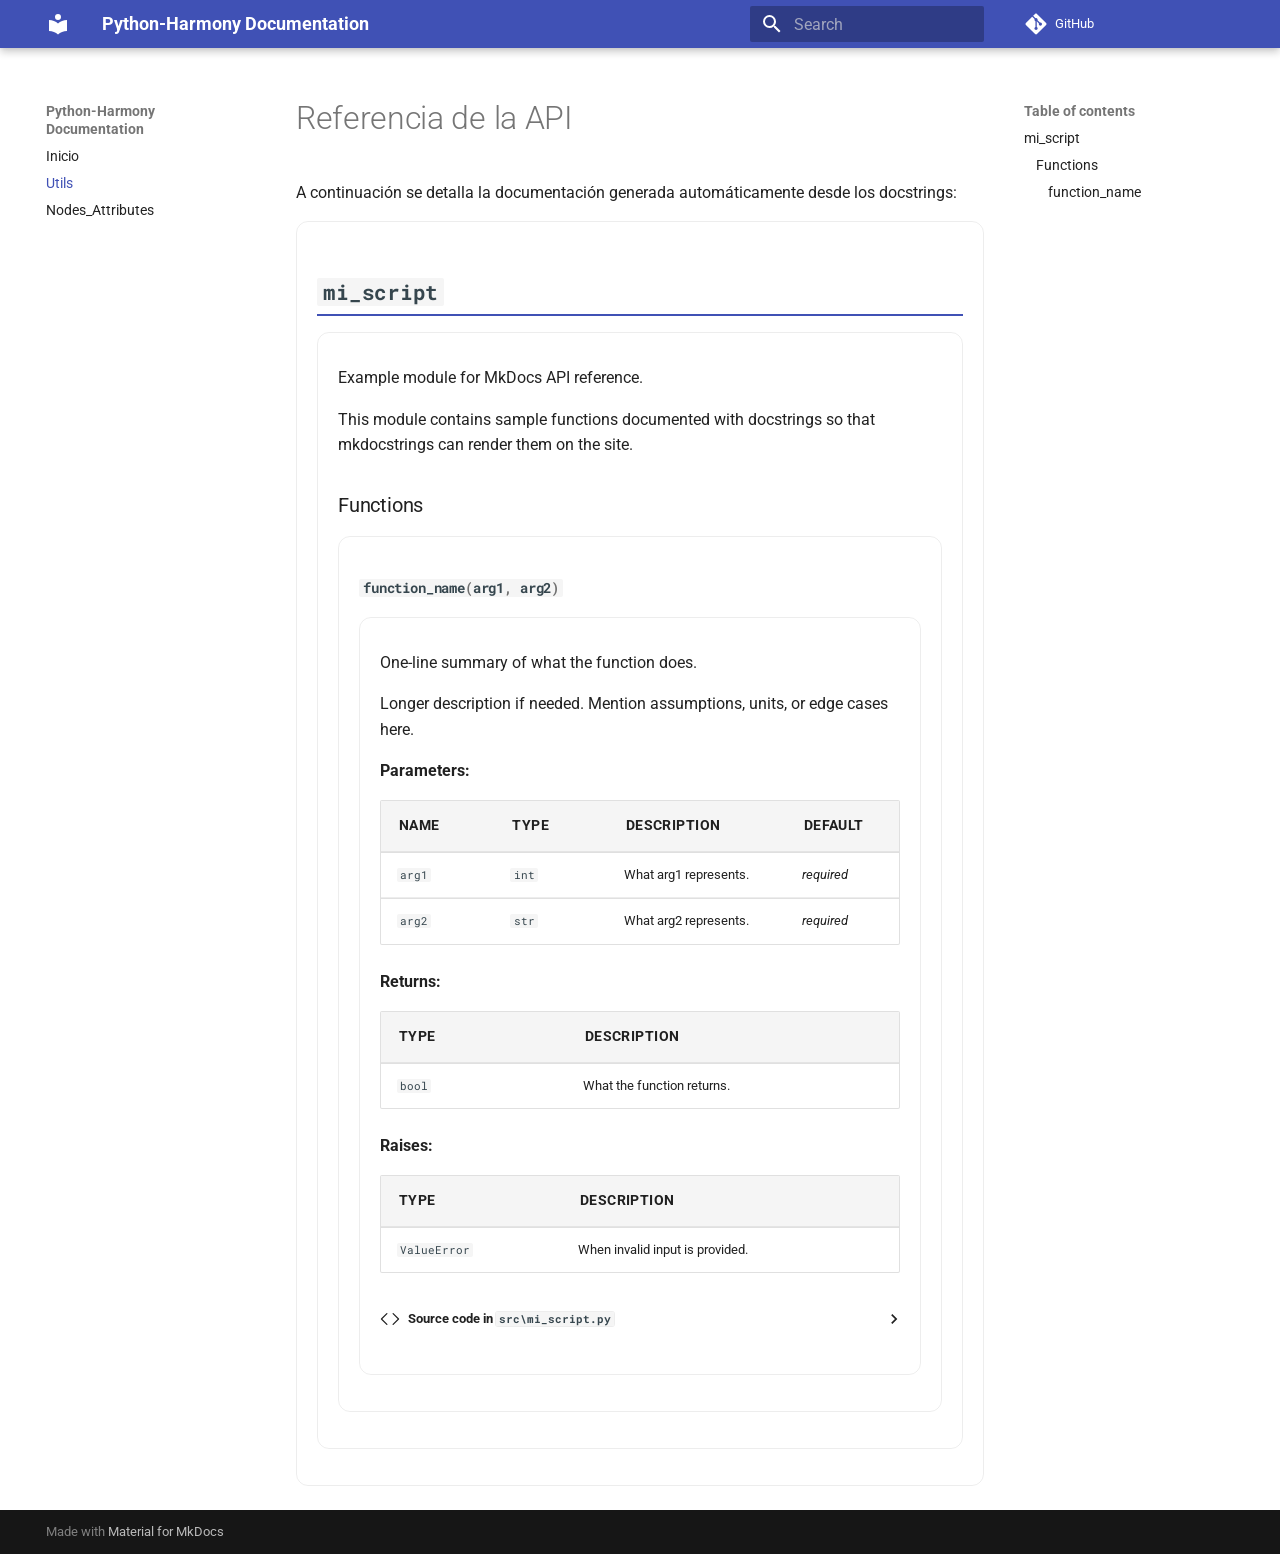
<file: site/api/index.html>
<!doctype html>
<html lang="en" class="no-js">
  <head>
    
      <meta charset="utf-8">
      <meta name="viewport" content="width=device-width,initial-scale=1">
      
      
      
        <link rel="canonical" href="https://naililian.github.io/api/">
      
      
        <link rel="prev" href="..">
      
      
        <link rel="next" href="../nodes_attributes/">
      
      
        
      
      
      <link rel="icon" href="../assets/images/favicon.png">
      <meta name="generator" content="mkdocs-1.6.1, mkdocs-material-9.7.1">
    
    
      
        <title>Utils - Python-Harmony Documentation</title>
      
    
    
      <link rel="stylesheet" href="../assets/stylesheets/main.484c7ddc.min.css">
      
        
        <link rel="stylesheet" href="../assets/stylesheets/palette.ab4e12ef.min.css">
      
      


    
    
      
    
    
      
        
        
        <link rel="preconnect" href="https://fonts.gstatic.com" crossorigin>
        <link rel="stylesheet" href="https://fonts.googleapis.com/css?family=Roboto:300,300i,400,400i,700,700i%7CRoboto+Mono:400,400i,700,700i&display=fallback">
        <style>:root{--md-text-font:"Roboto";--md-code-font:"Roboto Mono"}</style>
      
    
    
      <link rel="stylesheet" href="../assets/_mkdocstrings.css">
    
      <link rel="stylesheet" href="../stylesheets/api-docs.css">
    
    <script>__md_scope=new URL("..",location),__md_hash=e=>[...e].reduce(((e,_)=>(e<<5)-e+_.charCodeAt(0)),0),__md_get=(e,_=localStorage,t=__md_scope)=>JSON.parse(_.getItem(t.pathname+"."+e)),__md_set=(e,_,t=localStorage,a=__md_scope)=>{try{t.setItem(a.pathname+"."+e,JSON.stringify(_))}catch(e){}}</script>
    
      

    
    
  </head>
  
  
    
    
    
    
    
    <body dir="ltr" data-md-color-scheme="default" data-md-color-primary="indigo" data-md-color-accent="indigo">
  
    
    <input class="md-toggle" data-md-toggle="drawer" type="checkbox" id="__drawer" autocomplete="off">
    <input class="md-toggle" data-md-toggle="search" type="checkbox" id="__search" autocomplete="off">
    <label class="md-overlay" for="__drawer"></label>
    <div data-md-component="skip">
      
        
        <a href="#referencia-de-la-api" class="md-skip">
          Skip to content
        </a>
      
    </div>
    <div data-md-component="announce">
      
    </div>
    
    
      

  

<header class="md-header md-header--shadow" data-md-component="header">
  <nav class="md-header__inner md-grid" aria-label="Header">
    <a href=".." title="Python-Harmony Documentation" class="md-header__button md-logo" aria-label="Python-Harmony Documentation" data-md-component="logo">
      
  
  <svg xmlns="http://www.w3.org/2000/svg" viewBox="0 0 24 24"><path d="M12 8a3 3 0 0 0 3-3 3 3 0 0 0-3-3 3 3 0 0 0-3 3 3 3 0 0 0 3 3m0 3.54C9.64 9.35 6.5 8 3 8v11c3.5 0 6.64 1.35 9 3.54 2.36-2.19 5.5-3.54 9-3.54V8c-3.5 0-6.64 1.35-9 3.54"/></svg>

    </a>
    <label class="md-header__button md-icon" for="__drawer">
      
      <svg xmlns="http://www.w3.org/2000/svg" viewBox="0 0 24 24"><path d="M3 6h18v2H3zm0 5h18v2H3zm0 5h18v2H3z"/></svg>
    </label>
    <div class="md-header__title" data-md-component="header-title">
      <div class="md-header__ellipsis">
        <div class="md-header__topic">
          <span class="md-ellipsis">
            Python-Harmony Documentation
          </span>
        </div>
        <div class="md-header__topic" data-md-component="header-topic">
          <span class="md-ellipsis">
            
              Utils
            
          </span>
        </div>
      </div>
    </div>
    
      
    
    
    
    
      
      
        <label class="md-header__button md-icon" for="__search">
          
          <svg xmlns="http://www.w3.org/2000/svg" viewBox="0 0 24 24"><path d="M9.5 3A6.5 6.5 0 0 1 16 9.5c0 1.61-.59 3.09-1.56 4.23l.27.27h.79l5 5-1.5 1.5-5-5v-.79l-.27-.27A6.52 6.52 0 0 1 9.5 16 6.5 6.5 0 0 1 3 9.5 6.5 6.5 0 0 1 9.5 3m0 2C7 5 5 7 5 9.5S7 14 9.5 14 14 12 14 9.5 12 5 9.5 5"/></svg>
        </label>
        <div class="md-search" data-md-component="search" role="dialog">
  <label class="md-search__overlay" for="__search"></label>
  <div class="md-search__inner" role="search">
    <form class="md-search__form" name="search">
      <input type="text" class="md-search__input" name="query" aria-label="Search" placeholder="Search" autocapitalize="off" autocorrect="off" autocomplete="off" spellcheck="false" data-md-component="search-query" required>
      <label class="md-search__icon md-icon" for="__search">
        
        <svg xmlns="http://www.w3.org/2000/svg" viewBox="0 0 24 24"><path d="M9.5 3A6.5 6.5 0 0 1 16 9.5c0 1.61-.59 3.09-1.56 4.23l.27.27h.79l5 5-1.5 1.5-5-5v-.79l-.27-.27A6.52 6.52 0 0 1 9.5 16 6.5 6.5 0 0 1 3 9.5 6.5 6.5 0 0 1 9.5 3m0 2C7 5 5 7 5 9.5S7 14 9.5 14 14 12 14 9.5 12 5 9.5 5"/></svg>
        
        <svg xmlns="http://www.w3.org/2000/svg" viewBox="0 0 24 24"><path d="M20 11v2H8l5.5 5.5-1.42 1.42L4.16 12l7.92-7.92L13.5 5.5 8 11z"/></svg>
      </label>
      <nav class="md-search__options" aria-label="Search">
        
        <button type="reset" class="md-search__icon md-icon" title="Clear" aria-label="Clear" tabindex="-1">
          
          <svg xmlns="http://www.w3.org/2000/svg" viewBox="0 0 24 24"><path d="M19 6.41 17.59 5 12 10.59 6.41 5 5 6.41 10.59 12 5 17.59 6.41 19 12 13.41 17.59 19 19 17.59 13.41 12z"/></svg>
        </button>
      </nav>
      
    </form>
    <div class="md-search__output">
      <div class="md-search__scrollwrap" tabindex="0" data-md-scrollfix>
        <div class="md-search-result" data-md-component="search-result">
          <div class="md-search-result__meta">
            Initializing search
          </div>
          <ol class="md-search-result__list" role="presentation"></ol>
        </div>
      </div>
    </div>
  </div>
</div>
      
    
    
      <div class="md-header__source">
        <a href="https://github.com/naililian/naililian.github.io" title="Go to repository" class="md-source" data-md-component="source">
  <div class="md-source__icon md-icon">
    
    <svg xmlns="http://www.w3.org/2000/svg" viewBox="0 0 448 512"><!--! Font Awesome Free 7.1.0 by @fontawesome - https://fontawesome.com License - https://fontawesome.com/license/free (Icons: CC BY 4.0, Fonts: SIL OFL 1.1, Code: MIT License) Copyright 2025 Fonticons, Inc.--><path d="M439.6 236.1 244 40.5c-5.4-5.5-12.8-8.5-20.4-8.5s-15 3-20.4 8.4L162.5 81l51.5 51.5c27.1-9.1 52.7 16.8 43.4 43.7l49.7 49.7c34.2-11.8 61.2 31 35.5 56.7-26.5 26.5-70.2-2.9-56-37.3L240.3 199v121.9c25.3 12.5 22.3 41.8 9.1 55-6.4 6.4-15.2 10.1-24.3 10.1s-17.8-3.6-24.3-10.1c-17.6-17.6-11.1-46.9 11.2-56v-123c-20.8-8.5-24.6-30.7-18.6-45L142.6 101 8.5 235.1C3 240.6 0 247.9 0 255.5s3 15 8.5 20.4l195.6 195.7c5.4 5.4 12.7 8.4 20.4 8.4s15-3 20.4-8.4l194.7-194.7c5.4-5.4 8.4-12.8 8.4-20.4s-3-15-8.4-20.4"/></svg>
  </div>
  <div class="md-source__repository">
    GitHub
  </div>
</a>
      </div>
    
  </nav>
  
</header>
    
    <div class="md-container" data-md-component="container">
      
      
        
          
        
      
      <main class="md-main" data-md-component="main">
        <div class="md-main__inner md-grid">
          
            
              
              <div class="md-sidebar md-sidebar--primary" data-md-component="sidebar" data-md-type="navigation" >
                <div class="md-sidebar__scrollwrap">
                  <div class="md-sidebar__inner">
                    



<nav class="md-nav md-nav--primary" aria-label="Navigation" data-md-level="0">
  <label class="md-nav__title" for="__drawer">
    <a href=".." title="Python-Harmony Documentation" class="md-nav__button md-logo" aria-label="Python-Harmony Documentation" data-md-component="logo">
      
  
  <svg xmlns="http://www.w3.org/2000/svg" viewBox="0 0 24 24"><path d="M12 8a3 3 0 0 0 3-3 3 3 0 0 0-3-3 3 3 0 0 0-3 3 3 3 0 0 0 3 3m0 3.54C9.64 9.35 6.5 8 3 8v11c3.5 0 6.64 1.35 9 3.54 2.36-2.19 5.5-3.54 9-3.54V8c-3.5 0-6.64 1.35-9 3.54"/></svg>

    </a>
    Python-Harmony Documentation
  </label>
  
    <div class="md-nav__source">
      <a href="https://github.com/naililian/naililian.github.io" title="Go to repository" class="md-source" data-md-component="source">
  <div class="md-source__icon md-icon">
    
    <svg xmlns="http://www.w3.org/2000/svg" viewBox="0 0 448 512"><!--! Font Awesome Free 7.1.0 by @fontawesome - https://fontawesome.com License - https://fontawesome.com/license/free (Icons: CC BY 4.0, Fonts: SIL OFL 1.1, Code: MIT License) Copyright 2025 Fonticons, Inc.--><path d="M439.6 236.1 244 40.5c-5.4-5.5-12.8-8.5-20.4-8.5s-15 3-20.4 8.4L162.5 81l51.5 51.5c27.1-9.1 52.7 16.8 43.4 43.7l49.7 49.7c34.2-11.8 61.2 31 35.5 56.7-26.5 26.5-70.2-2.9-56-37.3L240.3 199v121.9c25.3 12.5 22.3 41.8 9.1 55-6.4 6.4-15.2 10.1-24.3 10.1s-17.8-3.6-24.3-10.1c-17.6-17.6-11.1-46.9 11.2-56v-123c-20.8-8.5-24.6-30.7-18.6-45L142.6 101 8.5 235.1C3 240.6 0 247.9 0 255.5s3 15 8.5 20.4l195.6 195.7c5.4 5.4 12.7 8.4 20.4 8.4s15-3 20.4-8.4l194.7-194.7c5.4-5.4 8.4-12.8 8.4-20.4s-3-15-8.4-20.4"/></svg>
  </div>
  <div class="md-source__repository">
    GitHub
  </div>
</a>
    </div>
  
  <ul class="md-nav__list" data-md-scrollfix>
    
      
      
  
  
  
  
    <li class="md-nav__item">
      <a href=".." class="md-nav__link">
        
  
  
  <span class="md-ellipsis">
    
  
    Inicio
  

    
  </span>
  
  

      </a>
    </li>
  

    
      
      
  
  
    
  
  
  
    <li class="md-nav__item md-nav__item--active">
      
      <input class="md-nav__toggle md-toggle" type="checkbox" id="__toc">
      
      
        
      
      
        <label class="md-nav__link md-nav__link--active" for="__toc">
          
  
  
  <span class="md-ellipsis">
    
  
    Utils
  

    
  </span>
  
  

          <span class="md-nav__icon md-icon"></span>
        </label>
      
      <a href="./" class="md-nav__link md-nav__link--active">
        
  
  
  <span class="md-ellipsis">
    
  
    Utils
  

    
  </span>
  
  

      </a>
      
        

<nav class="md-nav md-nav--secondary" aria-label="Table of contents">
  
  
  
    
  
  
    <label class="md-nav__title" for="__toc">
      <span class="md-nav__icon md-icon"></span>
      Table of contents
    </label>
    <ul class="md-nav__list" data-md-component="toc" data-md-scrollfix>
      
        <li class="md-nav__item">
  <a href="#mi_script" class="md-nav__link">
    <span class="md-ellipsis">
      
        mi_script
      
    </span>
  </a>
  
    <nav class="md-nav" aria-label="mi_script">
      <ul class="md-nav__list">
        
          <li class="md-nav__item">
  <a href="#mi_script-functions" class="md-nav__link">
    <span class="md-ellipsis">
      
        Functions
      
    </span>
  </a>
  
    <nav class="md-nav" aria-label="Functions">
      <ul class="md-nav__list">
        
          <li class="md-nav__item">
  <a href="#mi_script.function_name" class="md-nav__link">
    <span class="md-ellipsis">
      
        function_name
      
    </span>
  </a>
  
</li>
        
      </ul>
    </nav>
  
</li>
        
      </ul>
    </nav>
  
</li>
      
    </ul>
  
</nav>
      
    </li>
  

    
      
      
  
  
  
  
    <li class="md-nav__item">
      <a href="../nodes_attributes/" class="md-nav__link">
        
  
  
  <span class="md-ellipsis">
    
  
    Nodes_Attributes
  

    
  </span>
  
  

      </a>
    </li>
  

    
  </ul>
</nav>
                  </div>
                </div>
              </div>
            
            
              
              <div class="md-sidebar md-sidebar--secondary" data-md-component="sidebar" data-md-type="toc" >
                <div class="md-sidebar__scrollwrap">
                  <div class="md-sidebar__inner">
                    

<nav class="md-nav md-nav--secondary" aria-label="Table of contents">
  
  
  
    
  
  
    <label class="md-nav__title" for="__toc">
      <span class="md-nav__icon md-icon"></span>
      Table of contents
    </label>
    <ul class="md-nav__list" data-md-component="toc" data-md-scrollfix>
      
        <li class="md-nav__item">
  <a href="#mi_script" class="md-nav__link">
    <span class="md-ellipsis">
      
        mi_script
      
    </span>
  </a>
  
    <nav class="md-nav" aria-label="mi_script">
      <ul class="md-nav__list">
        
          <li class="md-nav__item">
  <a href="#mi_script-functions" class="md-nav__link">
    <span class="md-ellipsis">
      
        Functions
      
    </span>
  </a>
  
    <nav class="md-nav" aria-label="Functions">
      <ul class="md-nav__list">
        
          <li class="md-nav__item">
  <a href="#mi_script.function_name" class="md-nav__link">
    <span class="md-ellipsis">
      
        function_name
      
    </span>
  </a>
  
</li>
        
      </ul>
    </nav>
  
</li>
        
      </ul>
    </nav>
  
</li>
      
    </ul>
  
</nav>
                  </div>
                </div>
              </div>
            
          
          
            <div class="md-content" data-md-component="content">
              
              <article class="md-content__inner md-typeset">
                
                  


  
  


<h1 id="referencia-de-la-api">Referencia de la API<a class="headerlink" href="#referencia-de-la-api" title="Permanent link">&para;</a></h1>
<p>A continuación se detalla la documentación generada automáticamente desde los docstrings:</p>


<div class="doc doc-object doc-module">



<h2 id="mi_script" class="doc doc-heading">
            <code>mi_script</code>


<a href="#mi_script" class="headerlink" title="Permanent link">&para;</a></h2>

    <div class="doc doc-contents first">

        <p>Example module for MkDocs API reference.</p>
<p>This module contains sample functions documented with docstrings so that
mkdocstrings can render them on the site.</p>










<div class="doc doc-children">








<h3 id="mi_script-functions">Functions<a href="#mi_script-functions" class="headerlink" title="Permanent link">&para;</a></h3>

<div class="doc doc-object doc-function">


<h4 id="mi_script.function_name" class="doc doc-heading">
            <code class="highlight language-python"><span class="n">function_name</span><span class="p">(</span><span class="n">arg1</span><span class="p">,</span> <span class="n">arg2</span><span class="p">)</span></code>

<a href="#mi_script.function_name" class="headerlink" title="Permanent link">&para;</a></h4>


    <div class="doc doc-contents ">

        <p>One-line summary of what the function does.</p>
<p>Longer description if needed. Mention assumptions, units,
or edge cases here.</p>


<p><span class="doc-section-title">Parameters:</span></p>
    <table>
      <thead>
        <tr>
          <th>Name</th>
          <th>Type</th>
          <th>Description</th>
          <th>Default</th>
        </tr>
      </thead>
      <tbody>
          <tr class="doc-section-item">
            <td>
                <code>arg1</code>
            </td>
            <td>
                  <code><span title="int">int</span></code>
            </td>
            <td>
              <div class="doc-md-description">
                <p>What arg1 represents.</p>
              </div>
            </td>
            <td>
                <em>required</em>
            </td>
          </tr>
          <tr class="doc-section-item">
            <td>
                <code>arg2</code>
            </td>
            <td>
                  <code><span title="str">str</span></code>
            </td>
            <td>
              <div class="doc-md-description">
                <p>What arg2 represents.</p>
              </div>
            </td>
            <td>
                <em>required</em>
            </td>
          </tr>
      </tbody>
    </table>


    <p><span class="doc-section-title">Returns:</span></p>
    <table>
      <thead>
        <tr>
          <th>Type</th>
          <th>Description</th>
        </tr>
      </thead>
      <tbody>
          <tr class="doc-section-item">
            <td>
                  <code><span title="bool">bool</span></code>
            </td>
            <td>
              <div class="doc-md-description">
                <p>What the function returns.</p>
              </div>
            </td>
          </tr>
      </tbody>
    </table>


<p><span class="doc-section-title">Raises:</span></p>
    <table>
      <thead>
        <tr>
          <th>Type</th>
          <th>Description</th>
        </tr>
      </thead>
      <tbody>
          <tr class="doc-section-item">
            <td>
                  <code><span title="ValueError">ValueError</span></code>
            </td>
            <td>
              <div class="doc-md-description">
                <p>When invalid input is provided.</p>
              </div>
            </td>
          </tr>
      </tbody>
    </table>


            <details class="mkdocstrings-source">
              <summary>Source code in <code>src\mi_script.py</code></summary>
              <div class="highlight"><table class="highlighttable"><tr><td class="linenos"><div class="linenodiv"><pre><span></span><span class="normal"> 9</span>
<span class="normal">10</span>
<span class="normal">11</span>
<span class="normal">12</span>
<span class="normal">13</span>
<span class="normal">14</span>
<span class="normal">15</span>
<span class="normal">16</span>
<span class="normal">17</span>
<span class="normal">18</span>
<span class="normal">19</span>
<span class="normal">20</span>
<span class="normal">21</span>
<span class="normal">22</span>
<span class="normal">23</span>
<span class="normal">24</span>
<span class="normal">25</span>
<span class="normal">26</span></pre></div></td><td class="code"><div><pre><span></span><code><span class="k">def</span><span class="w"> </span><span class="nf">function_name</span><span class="p">(</span><span class="n">arg1</span><span class="p">:</span> <span class="nb">int</span><span class="p">,</span> <span class="n">arg2</span><span class="p">:</span> <span class="nb">str</span><span class="p">)</span> <span class="o">-&gt;</span> <span class="nb">bool</span><span class="p">:</span>
<span class="w">    </span><span class="sd">&quot;&quot;&quot;One-line summary of what the function does.</span>

<span class="sd">    Longer description if needed. Mention assumptions, units,</span>
<span class="sd">    or edge cases here.</span>

<span class="sd">    Args:</span>
<span class="sd">        arg1: What arg1 represents.</span>
<span class="sd">        arg2: What arg2 represents.</span>

<span class="sd">    Returns:</span>
<span class="sd">        What the function returns.</span>

<span class="sd">    Raises:</span>
<span class="sd">        ValueError: When invalid input is provided.</span>
<span class="sd">    &quot;&quot;&quot;</span>
    <span class="nb">print</span><span class="p">(</span><span class="s2">&quot;hola&quot;</span><span class="p">)</span>
    <span class="k">return</span> <span class="kc">True</span>
</code></pre></div></td></tr></table></div>
            </details>
    </div>

</div>



  </div>

    </div>

</div>












                
              </article>
            </div>
          
          
<script>var target=document.getElementById(location.hash.slice(1));target&&target.name&&(target.checked=target.name.startsWith("__tabbed_"))</script>
        </div>
        
      </main>
      
        <footer class="md-footer">
  
  <div class="md-footer-meta md-typeset">
    <div class="md-footer-meta__inner md-grid">
      <div class="md-copyright">
  
  
    Made with
    <a href="https://squidfunk.github.io/mkdocs-material/" target="_blank" rel="noopener">
      Material for MkDocs
    </a>
  
</div>
      
    </div>
  </div>
</footer>
      
    </div>
    <div class="md-dialog" data-md-component="dialog">
      <div class="md-dialog__inner md-typeset"></div>
    </div>
    
    
    
      
      
      <script id="__config" type="application/json">{"annotate": null, "base": "..", "features": ["navigation.sections", "content.code.copy"], "search": "../assets/javascripts/workers/search.2c215733.min.js", "tags": null, "translations": {"clipboard.copied": "Copied to clipboard", "clipboard.copy": "Copy to clipboard", "search.result.more.one": "1 more on this page", "search.result.more.other": "# more on this page", "search.result.none": "No matching documents", "search.result.one": "1 matching document", "search.result.other": "# matching documents", "search.result.placeholder": "Type to start searching", "search.result.term.missing": "Missing", "select.version": "Select version"}, "version": null}</script>
    
    
      <script src="../assets/javascripts/bundle.79ae519e.min.js"></script>
      
    
  </body>
</html>
</file>
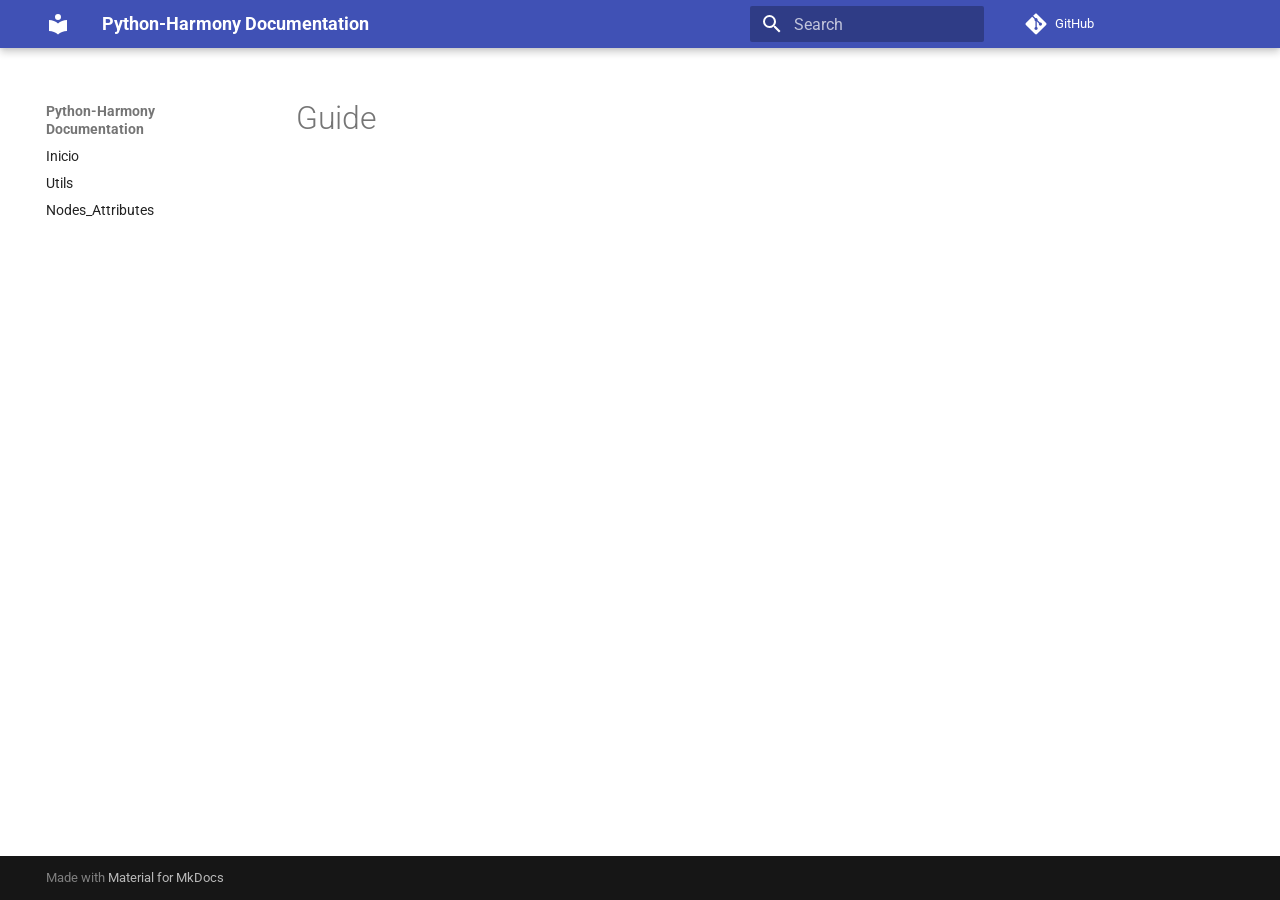
<file: site/guide/index.html>
<!doctype html>
<html lang="en" class="no-js">
  <head>
    
      <meta charset="utf-8">
      <meta name="viewport" content="width=device-width,initial-scale=1">
      
      
      
        <link rel="canonical" href="https://naililian.github.io/guide/">
      
      
      
      
        
      
      
      <link rel="icon" href="../assets/images/favicon.png">
      <meta name="generator" content="mkdocs-1.6.1, mkdocs-material-9.7.1">
    
    
      
        <title>Guide - Python-Harmony Documentation</title>
      
    
    
      <link rel="stylesheet" href="../assets/stylesheets/main.484c7ddc.min.css">
      
        
        <link rel="stylesheet" href="../assets/stylesheets/palette.ab4e12ef.min.css">
      
      


    
    
      
    
    
      
        
        
        <link rel="preconnect" href="https://fonts.gstatic.com" crossorigin>
        <link rel="stylesheet" href="https://fonts.googleapis.com/css?family=Roboto:300,300i,400,400i,700,700i%7CRoboto+Mono:400,400i,700,700i&display=fallback">
        <style>:root{--md-text-font:"Roboto";--md-code-font:"Roboto Mono"}</style>
      
    
    
      <link rel="stylesheet" href="../assets/_mkdocstrings.css">
    
      <link rel="stylesheet" href="../stylesheets/api-docs.css">
    
    <script>__md_scope=new URL("..",location),__md_hash=e=>[...e].reduce(((e,_)=>(e<<5)-e+_.charCodeAt(0)),0),__md_get=(e,_=localStorage,t=__md_scope)=>JSON.parse(_.getItem(t.pathname+"."+e)),__md_set=(e,_,t=localStorage,a=__md_scope)=>{try{t.setItem(a.pathname+"."+e,JSON.stringify(_))}catch(e){}}</script>
    
      

    
    
  </head>
  
  
    
    
    
    
    
    <body dir="ltr" data-md-color-scheme="default" data-md-color-primary="indigo" data-md-color-accent="indigo">
  
    
    <input class="md-toggle" data-md-toggle="drawer" type="checkbox" id="__drawer" autocomplete="off">
    <input class="md-toggle" data-md-toggle="search" type="checkbox" id="__search" autocomplete="off">
    <label class="md-overlay" for="__drawer"></label>
    <div data-md-component="skip">
      
    </div>
    <div data-md-component="announce">
      
    </div>
    
    
      

  

<header class="md-header md-header--shadow" data-md-component="header">
  <nav class="md-header__inner md-grid" aria-label="Header">
    <a href=".." title="Python-Harmony Documentation" class="md-header__button md-logo" aria-label="Python-Harmony Documentation" data-md-component="logo">
      
  
  <svg xmlns="http://www.w3.org/2000/svg" viewBox="0 0 24 24"><path d="M12 8a3 3 0 0 0 3-3 3 3 0 0 0-3-3 3 3 0 0 0-3 3 3 3 0 0 0 3 3m0 3.54C9.64 9.35 6.5 8 3 8v11c3.5 0 6.64 1.35 9 3.54 2.36-2.19 5.5-3.54 9-3.54V8c-3.5 0-6.64 1.35-9 3.54"/></svg>

    </a>
    <label class="md-header__button md-icon" for="__drawer">
      
      <svg xmlns="http://www.w3.org/2000/svg" viewBox="0 0 24 24"><path d="M3 6h18v2H3zm0 5h18v2H3zm0 5h18v2H3z"/></svg>
    </label>
    <div class="md-header__title" data-md-component="header-title">
      <div class="md-header__ellipsis">
        <div class="md-header__topic">
          <span class="md-ellipsis">
            Python-Harmony Documentation
          </span>
        </div>
        <div class="md-header__topic" data-md-component="header-topic">
          <span class="md-ellipsis">
            
              Guide
            
          </span>
        </div>
      </div>
    </div>
    
      
    
    
    
    
      
      
        <label class="md-header__button md-icon" for="__search">
          
          <svg xmlns="http://www.w3.org/2000/svg" viewBox="0 0 24 24"><path d="M9.5 3A6.5 6.5 0 0 1 16 9.5c0 1.61-.59 3.09-1.56 4.23l.27.27h.79l5 5-1.5 1.5-5-5v-.79l-.27-.27A6.52 6.52 0 0 1 9.5 16 6.5 6.5 0 0 1 3 9.5 6.5 6.5 0 0 1 9.5 3m0 2C7 5 5 7 5 9.5S7 14 9.5 14 14 12 14 9.5 12 5 9.5 5"/></svg>
        </label>
        <div class="md-search" data-md-component="search" role="dialog">
  <label class="md-search__overlay" for="__search"></label>
  <div class="md-search__inner" role="search">
    <form class="md-search__form" name="search">
      <input type="text" class="md-search__input" name="query" aria-label="Search" placeholder="Search" autocapitalize="off" autocorrect="off" autocomplete="off" spellcheck="false" data-md-component="search-query" required>
      <label class="md-search__icon md-icon" for="__search">
        
        <svg xmlns="http://www.w3.org/2000/svg" viewBox="0 0 24 24"><path d="M9.5 3A6.5 6.5 0 0 1 16 9.5c0 1.61-.59 3.09-1.56 4.23l.27.27h.79l5 5-1.5 1.5-5-5v-.79l-.27-.27A6.52 6.52 0 0 1 9.5 16 6.5 6.5 0 0 1 3 9.5 6.5 6.5 0 0 1 9.5 3m0 2C7 5 5 7 5 9.5S7 14 9.5 14 14 12 14 9.5 12 5 9.5 5"/></svg>
        
        <svg xmlns="http://www.w3.org/2000/svg" viewBox="0 0 24 24"><path d="M20 11v2H8l5.5 5.5-1.42 1.42L4.16 12l7.92-7.92L13.5 5.5 8 11z"/></svg>
      </label>
      <nav class="md-search__options" aria-label="Search">
        
        <button type="reset" class="md-search__icon md-icon" title="Clear" aria-label="Clear" tabindex="-1">
          
          <svg xmlns="http://www.w3.org/2000/svg" viewBox="0 0 24 24"><path d="M19 6.41 17.59 5 12 10.59 6.41 5 5 6.41 10.59 12 5 17.59 6.41 19 12 13.41 17.59 19 19 17.59 13.41 12z"/></svg>
        </button>
      </nav>
      
    </form>
    <div class="md-search__output">
      <div class="md-search__scrollwrap" tabindex="0" data-md-scrollfix>
        <div class="md-search-result" data-md-component="search-result">
          <div class="md-search-result__meta">
            Initializing search
          </div>
          <ol class="md-search-result__list" role="presentation"></ol>
        </div>
      </div>
    </div>
  </div>
</div>
      
    
    
      <div class="md-header__source">
        <a href="https://github.com/naililian/naililian.github.io" title="Go to repository" class="md-source" data-md-component="source">
  <div class="md-source__icon md-icon">
    
    <svg xmlns="http://www.w3.org/2000/svg" viewBox="0 0 448 512"><!--! Font Awesome Free 7.1.0 by @fontawesome - https://fontawesome.com License - https://fontawesome.com/license/free (Icons: CC BY 4.0, Fonts: SIL OFL 1.1, Code: MIT License) Copyright 2025 Fonticons, Inc.--><path d="M439.6 236.1 244 40.5c-5.4-5.5-12.8-8.5-20.4-8.5s-15 3-20.4 8.4L162.5 81l51.5 51.5c27.1-9.1 52.7 16.8 43.4 43.7l49.7 49.7c34.2-11.8 61.2 31 35.5 56.7-26.5 26.5-70.2-2.9-56-37.3L240.3 199v121.9c25.3 12.5 22.3 41.8 9.1 55-6.4 6.4-15.2 10.1-24.3 10.1s-17.8-3.6-24.3-10.1c-17.6-17.6-11.1-46.9 11.2-56v-123c-20.8-8.5-24.6-30.7-18.6-45L142.6 101 8.5 235.1C3 240.6 0 247.9 0 255.5s3 15 8.5 20.4l195.6 195.7c5.4 5.4 12.7 8.4 20.4 8.4s15-3 20.4-8.4l194.7-194.7c5.4-5.4 8.4-12.8 8.4-20.4s-3-15-8.4-20.4"/></svg>
  </div>
  <div class="md-source__repository">
    GitHub
  </div>
</a>
      </div>
    
  </nav>
  
</header>
    
    <div class="md-container" data-md-component="container">
      
      
        
          
        
      
      <main class="md-main" data-md-component="main">
        <div class="md-main__inner md-grid">
          
            
              
              <div class="md-sidebar md-sidebar--primary" data-md-component="sidebar" data-md-type="navigation" >
                <div class="md-sidebar__scrollwrap">
                  <div class="md-sidebar__inner">
                    



<nav class="md-nav md-nav--primary" aria-label="Navigation" data-md-level="0">
  <label class="md-nav__title" for="__drawer">
    <a href=".." title="Python-Harmony Documentation" class="md-nav__button md-logo" aria-label="Python-Harmony Documentation" data-md-component="logo">
      
  
  <svg xmlns="http://www.w3.org/2000/svg" viewBox="0 0 24 24"><path d="M12 8a3 3 0 0 0 3-3 3 3 0 0 0-3-3 3 3 0 0 0-3 3 3 3 0 0 0 3 3m0 3.54C9.64 9.35 6.5 8 3 8v11c3.5 0 6.64 1.35 9 3.54 2.36-2.19 5.5-3.54 9-3.54V8c-3.5 0-6.64 1.35-9 3.54"/></svg>

    </a>
    Python-Harmony Documentation
  </label>
  
    <div class="md-nav__source">
      <a href="https://github.com/naililian/naililian.github.io" title="Go to repository" class="md-source" data-md-component="source">
  <div class="md-source__icon md-icon">
    
    <svg xmlns="http://www.w3.org/2000/svg" viewBox="0 0 448 512"><!--! Font Awesome Free 7.1.0 by @fontawesome - https://fontawesome.com License - https://fontawesome.com/license/free (Icons: CC BY 4.0, Fonts: SIL OFL 1.1, Code: MIT License) Copyright 2025 Fonticons, Inc.--><path d="M439.6 236.1 244 40.5c-5.4-5.5-12.8-8.5-20.4-8.5s-15 3-20.4 8.4L162.5 81l51.5 51.5c27.1-9.1 52.7 16.8 43.4 43.7l49.7 49.7c34.2-11.8 61.2 31 35.5 56.7-26.5 26.5-70.2-2.9-56-37.3L240.3 199v121.9c25.3 12.5 22.3 41.8 9.1 55-6.4 6.4-15.2 10.1-24.3 10.1s-17.8-3.6-24.3-10.1c-17.6-17.6-11.1-46.9 11.2-56v-123c-20.8-8.5-24.6-30.7-18.6-45L142.6 101 8.5 235.1C3 240.6 0 247.9 0 255.5s3 15 8.5 20.4l195.6 195.7c5.4 5.4 12.7 8.4 20.4 8.4s15-3 20.4-8.4l194.7-194.7c5.4-5.4 8.4-12.8 8.4-20.4s-3-15-8.4-20.4"/></svg>
  </div>
  <div class="md-source__repository">
    GitHub
  </div>
</a>
    </div>
  
  <ul class="md-nav__list" data-md-scrollfix>
    
      
      
  
  
  
  
    <li class="md-nav__item">
      <a href=".." class="md-nav__link">
        
  
  
  <span class="md-ellipsis">
    
  
    Inicio
  

    
  </span>
  
  

      </a>
    </li>
  

    
      
      
  
  
  
  
    <li class="md-nav__item">
      <a href="../api/" class="md-nav__link">
        
  
  
  <span class="md-ellipsis">
    
  
    Utils
  

    
  </span>
  
  

      </a>
    </li>
  

    
      
      
  
  
  
  
    <li class="md-nav__item">
      <a href="../nodes_attributes/" class="md-nav__link">
        
  
  
  <span class="md-ellipsis">
    
  
    Nodes_Attributes
  

    
  </span>
  
  

      </a>
    </li>
  

    
  </ul>
</nav>
                  </div>
                </div>
              </div>
            
            
              
              <div class="md-sidebar md-sidebar--secondary" data-md-component="sidebar" data-md-type="toc" >
                <div class="md-sidebar__scrollwrap">
                  <div class="md-sidebar__inner">
                    

<nav class="md-nav md-nav--secondary" aria-label="Table of contents">
  
  
  
  
</nav>
                  </div>
                </div>
              </div>
            
          
          
            <div class="md-content" data-md-component="content">
              
              <article class="md-content__inner md-typeset">
                
                  


  
  


  <h1>Guide</h1>














                
              </article>
            </div>
          
          
<script>var target=document.getElementById(location.hash.slice(1));target&&target.name&&(target.checked=target.name.startsWith("__tabbed_"))</script>
        </div>
        
      </main>
      
        <footer class="md-footer">
  
  <div class="md-footer-meta md-typeset">
    <div class="md-footer-meta__inner md-grid">
      <div class="md-copyright">
  
  
    Made with
    <a href="https://squidfunk.github.io/mkdocs-material/" target="_blank" rel="noopener">
      Material for MkDocs
    </a>
  
</div>
      
    </div>
  </div>
</footer>
      
    </div>
    <div class="md-dialog" data-md-component="dialog">
      <div class="md-dialog__inner md-typeset"></div>
    </div>
    
    
    
      
      
      <script id="__config" type="application/json">{"annotate": null, "base": "..", "features": ["navigation.sections", "content.code.copy"], "search": "../assets/javascripts/workers/search.2c215733.min.js", "tags": null, "translations": {"clipboard.copied": "Copied to clipboard", "clipboard.copy": "Copy to clipboard", "search.result.more.one": "1 more on this page", "search.result.more.other": "# more on this page", "search.result.none": "No matching documents", "search.result.one": "1 matching document", "search.result.other": "# matching documents", "search.result.placeholder": "Type to start searching", "search.result.term.missing": "Missing", "select.version": "Select version"}, "version": null}</script>
    
    
      <script src="../assets/javascripts/bundle.79ae519e.min.js"></script>
      
    
  </body>
</html>
</file>
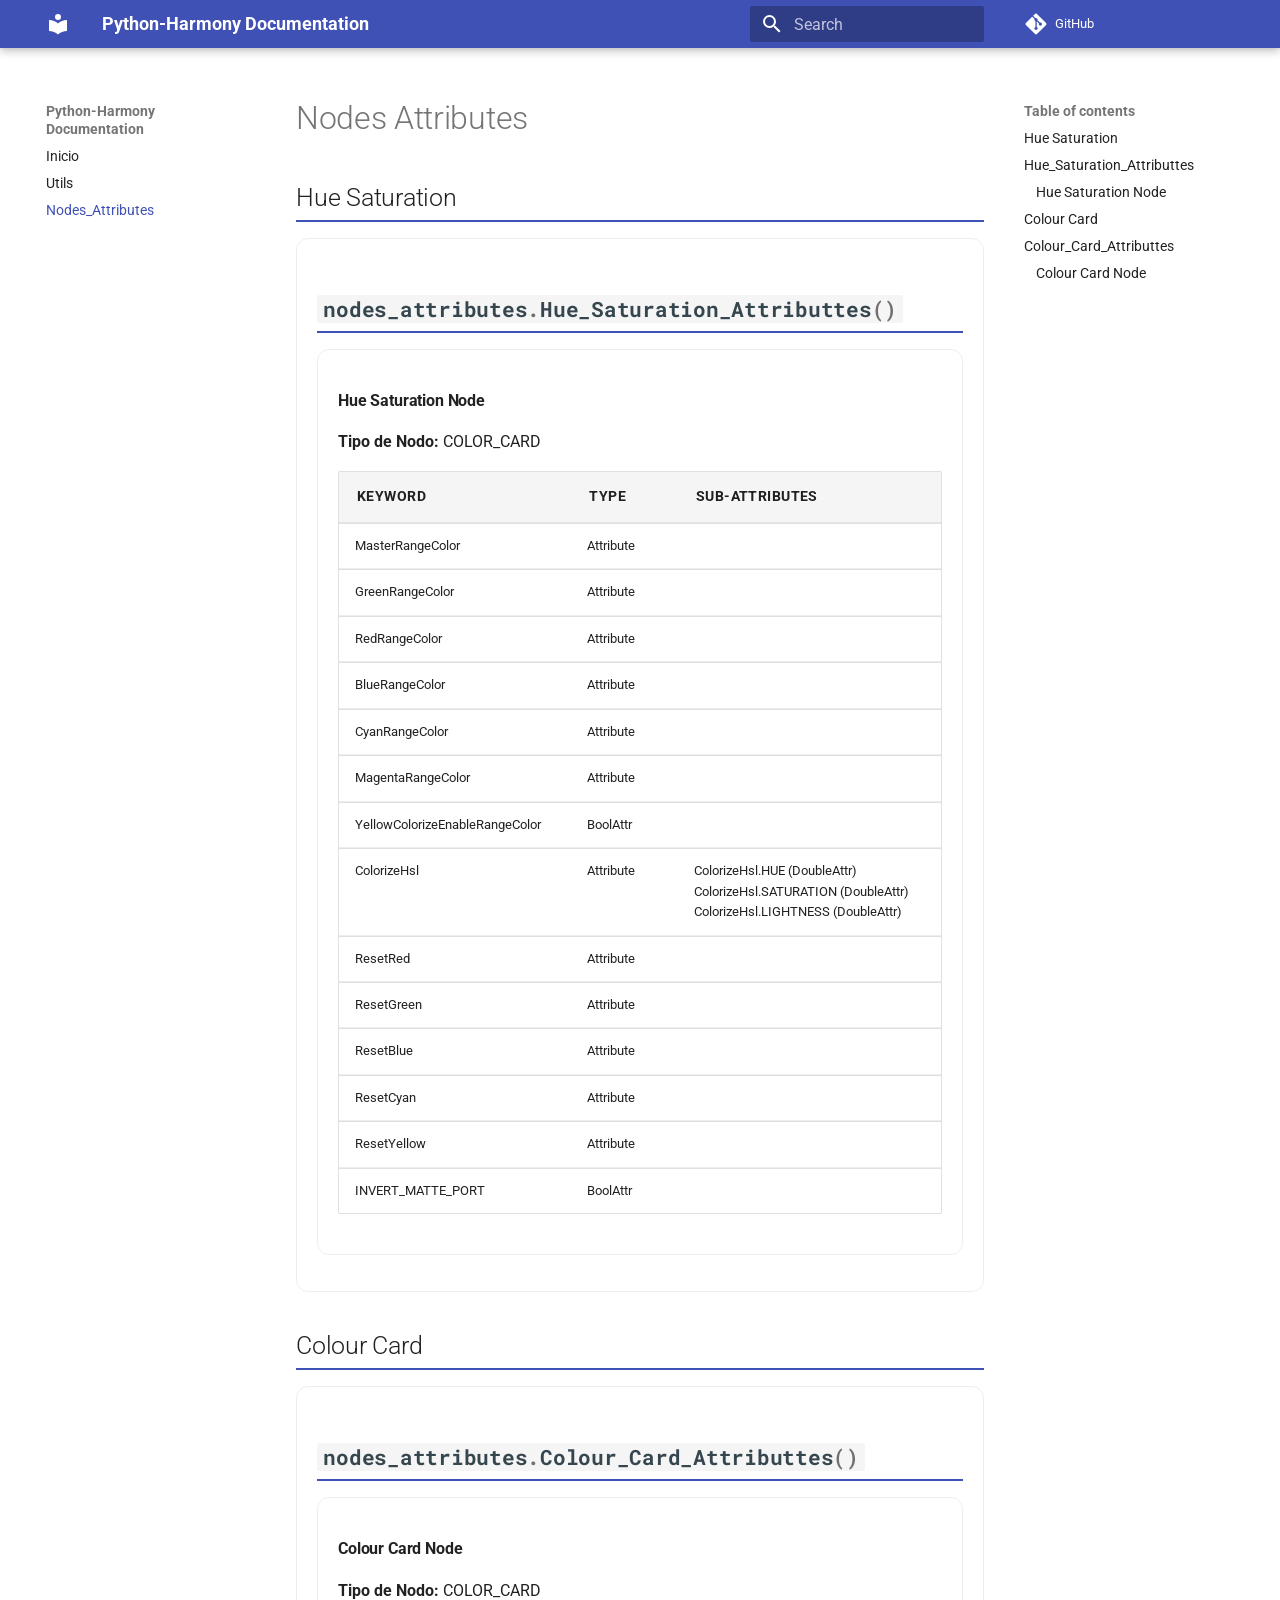
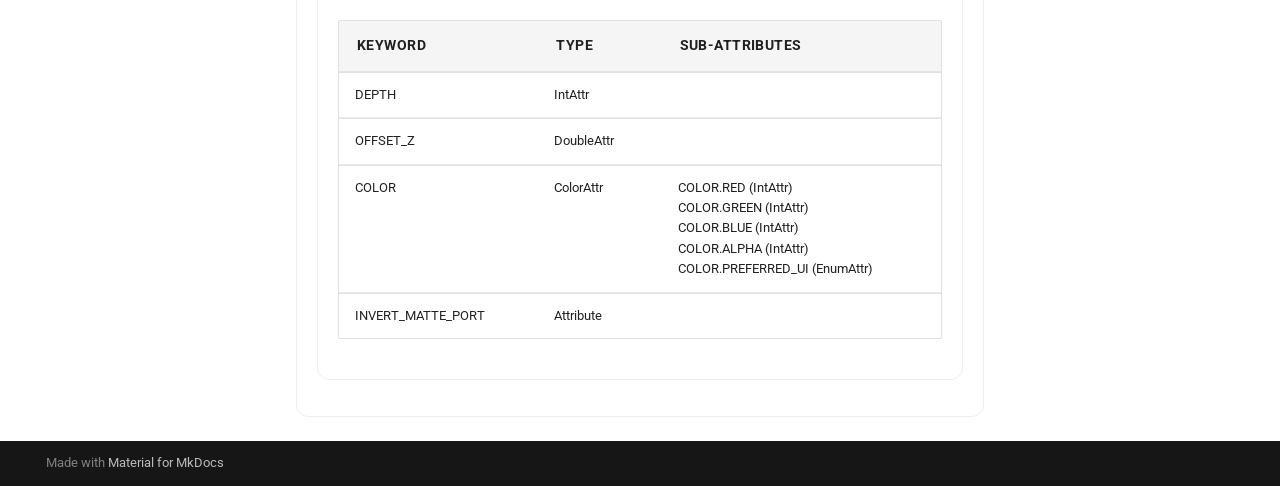
<file: site/nodes_attributes/index.html>
<!doctype html>
<html lang="en" class="no-js">
  <head>
    
      <meta charset="utf-8">
      <meta name="viewport" content="width=device-width,initial-scale=1">
      
      
      
        <link rel="canonical" href="https://naililian.github.io/nodes_attributes/">
      
      
        <link rel="prev" href="../api/">
      
      
      
        
      
      
      <link rel="icon" href="../assets/images/favicon.png">
      <meta name="generator" content="mkdocs-1.6.1, mkdocs-material-9.7.1">
    
    
      
        <title>Nodes_Attributes - Python-Harmony Documentation</title>
      
    
    
      <link rel="stylesheet" href="../assets/stylesheets/main.484c7ddc.min.css">
      
        
        <link rel="stylesheet" href="../assets/stylesheets/palette.ab4e12ef.min.css">
      
      


    
    
      
    
    
      
        
        
        <link rel="preconnect" href="https://fonts.gstatic.com" crossorigin>
        <link rel="stylesheet" href="https://fonts.googleapis.com/css?family=Roboto:300,300i,400,400i,700,700i%7CRoboto+Mono:400,400i,700,700i&display=fallback">
        <style>:root{--md-text-font:"Roboto";--md-code-font:"Roboto Mono"}</style>
      
    
    
      <link rel="stylesheet" href="../assets/_mkdocstrings.css">
    
      <link rel="stylesheet" href="../stylesheets/api-docs.css">
    
    <script>__md_scope=new URL("..",location),__md_hash=e=>[...e].reduce(((e,_)=>(e<<5)-e+_.charCodeAt(0)),0),__md_get=(e,_=localStorage,t=__md_scope)=>JSON.parse(_.getItem(t.pathname+"."+e)),__md_set=(e,_,t=localStorage,a=__md_scope)=>{try{t.setItem(a.pathname+"."+e,JSON.stringify(_))}catch(e){}}</script>
    
      

    
    
  </head>
  
  
    
    
    
    
    
    <body dir="ltr" data-md-color-scheme="default" data-md-color-primary="indigo" data-md-color-accent="indigo">
  
    
    <input class="md-toggle" data-md-toggle="drawer" type="checkbox" id="__drawer" autocomplete="off">
    <input class="md-toggle" data-md-toggle="search" type="checkbox" id="__search" autocomplete="off">
    <label class="md-overlay" for="__drawer"></label>
    <div data-md-component="skip">
      
        
        <a href="#nodes-attributes" class="md-skip">
          Skip to content
        </a>
      
    </div>
    <div data-md-component="announce">
      
    </div>
    
    
      

  

<header class="md-header md-header--shadow" data-md-component="header">
  <nav class="md-header__inner md-grid" aria-label="Header">
    <a href=".." title="Python-Harmony Documentation" class="md-header__button md-logo" aria-label="Python-Harmony Documentation" data-md-component="logo">
      
  
  <svg xmlns="http://www.w3.org/2000/svg" viewBox="0 0 24 24"><path d="M12 8a3 3 0 0 0 3-3 3 3 0 0 0-3-3 3 3 0 0 0-3 3 3 3 0 0 0 3 3m0 3.54C9.64 9.35 6.5 8 3 8v11c3.5 0 6.64 1.35 9 3.54 2.36-2.19 5.5-3.54 9-3.54V8c-3.5 0-6.64 1.35-9 3.54"/></svg>

    </a>
    <label class="md-header__button md-icon" for="__drawer">
      
      <svg xmlns="http://www.w3.org/2000/svg" viewBox="0 0 24 24"><path d="M3 6h18v2H3zm0 5h18v2H3zm0 5h18v2H3z"/></svg>
    </label>
    <div class="md-header__title" data-md-component="header-title">
      <div class="md-header__ellipsis">
        <div class="md-header__topic">
          <span class="md-ellipsis">
            Python-Harmony Documentation
          </span>
        </div>
        <div class="md-header__topic" data-md-component="header-topic">
          <span class="md-ellipsis">
            
              Nodes_Attributes
            
          </span>
        </div>
      </div>
    </div>
    
      
    
    
    
    
      
      
        <label class="md-header__button md-icon" for="__search">
          
          <svg xmlns="http://www.w3.org/2000/svg" viewBox="0 0 24 24"><path d="M9.5 3A6.5 6.5 0 0 1 16 9.5c0 1.61-.59 3.09-1.56 4.23l.27.27h.79l5 5-1.5 1.5-5-5v-.79l-.27-.27A6.52 6.52 0 0 1 9.5 16 6.5 6.5 0 0 1 3 9.5 6.5 6.5 0 0 1 9.5 3m0 2C7 5 5 7 5 9.5S7 14 9.5 14 14 12 14 9.5 12 5 9.5 5"/></svg>
        </label>
        <div class="md-search" data-md-component="search" role="dialog">
  <label class="md-search__overlay" for="__search"></label>
  <div class="md-search__inner" role="search">
    <form class="md-search__form" name="search">
      <input type="text" class="md-search__input" name="query" aria-label="Search" placeholder="Search" autocapitalize="off" autocorrect="off" autocomplete="off" spellcheck="false" data-md-component="search-query" required>
      <label class="md-search__icon md-icon" for="__search">
        
        <svg xmlns="http://www.w3.org/2000/svg" viewBox="0 0 24 24"><path d="M9.5 3A6.5 6.5 0 0 1 16 9.5c0 1.61-.59 3.09-1.56 4.23l.27.27h.79l5 5-1.5 1.5-5-5v-.79l-.27-.27A6.52 6.52 0 0 1 9.5 16 6.5 6.5 0 0 1 3 9.5 6.5 6.5 0 0 1 9.5 3m0 2C7 5 5 7 5 9.5S7 14 9.5 14 14 12 14 9.5 12 5 9.5 5"/></svg>
        
        <svg xmlns="http://www.w3.org/2000/svg" viewBox="0 0 24 24"><path d="M20 11v2H8l5.5 5.5-1.42 1.42L4.16 12l7.92-7.92L13.5 5.5 8 11z"/></svg>
      </label>
      <nav class="md-search__options" aria-label="Search">
        
        <button type="reset" class="md-search__icon md-icon" title="Clear" aria-label="Clear" tabindex="-1">
          
          <svg xmlns="http://www.w3.org/2000/svg" viewBox="0 0 24 24"><path d="M19 6.41 17.59 5 12 10.59 6.41 5 5 6.41 10.59 12 5 17.59 6.41 19 12 13.41 17.59 19 19 17.59 13.41 12z"/></svg>
        </button>
      </nav>
      
    </form>
    <div class="md-search__output">
      <div class="md-search__scrollwrap" tabindex="0" data-md-scrollfix>
        <div class="md-search-result" data-md-component="search-result">
          <div class="md-search-result__meta">
            Initializing search
          </div>
          <ol class="md-search-result__list" role="presentation"></ol>
        </div>
      </div>
    </div>
  </div>
</div>
      
    
    
      <div class="md-header__source">
        <a href="https://github.com/naililian/naililian.github.io" title="Go to repository" class="md-source" data-md-component="source">
  <div class="md-source__icon md-icon">
    
    <svg xmlns="http://www.w3.org/2000/svg" viewBox="0 0 448 512"><!--! Font Awesome Free 7.1.0 by @fontawesome - https://fontawesome.com License - https://fontawesome.com/license/free (Icons: CC BY 4.0, Fonts: SIL OFL 1.1, Code: MIT License) Copyright 2025 Fonticons, Inc.--><path d="M439.6 236.1 244 40.5c-5.4-5.5-12.8-8.5-20.4-8.5s-15 3-20.4 8.4L162.5 81l51.5 51.5c27.1-9.1 52.7 16.8 43.4 43.7l49.7 49.7c34.2-11.8 61.2 31 35.5 56.7-26.5 26.5-70.2-2.9-56-37.3L240.3 199v121.9c25.3 12.5 22.3 41.8 9.1 55-6.4 6.4-15.2 10.1-24.3 10.1s-17.8-3.6-24.3-10.1c-17.6-17.6-11.1-46.9 11.2-56v-123c-20.8-8.5-24.6-30.7-18.6-45L142.6 101 8.5 235.1C3 240.6 0 247.9 0 255.5s3 15 8.5 20.4l195.6 195.7c5.4 5.4 12.7 8.4 20.4 8.4s15-3 20.4-8.4l194.7-194.7c5.4-5.4 8.4-12.8 8.4-20.4s-3-15-8.4-20.4"/></svg>
  </div>
  <div class="md-source__repository">
    GitHub
  </div>
</a>
      </div>
    
  </nav>
  
</header>
    
    <div class="md-container" data-md-component="container">
      
      
        
          
        
      
      <main class="md-main" data-md-component="main">
        <div class="md-main__inner md-grid">
          
            
              
              <div class="md-sidebar md-sidebar--primary" data-md-component="sidebar" data-md-type="navigation" >
                <div class="md-sidebar__scrollwrap">
                  <div class="md-sidebar__inner">
                    



<nav class="md-nav md-nav--primary" aria-label="Navigation" data-md-level="0">
  <label class="md-nav__title" for="__drawer">
    <a href=".." title="Python-Harmony Documentation" class="md-nav__button md-logo" aria-label="Python-Harmony Documentation" data-md-component="logo">
      
  
  <svg xmlns="http://www.w3.org/2000/svg" viewBox="0 0 24 24"><path d="M12 8a3 3 0 0 0 3-3 3 3 0 0 0-3-3 3 3 0 0 0-3 3 3 3 0 0 0 3 3m0 3.54C9.64 9.35 6.5 8 3 8v11c3.5 0 6.64 1.35 9 3.54 2.36-2.19 5.5-3.54 9-3.54V8c-3.5 0-6.64 1.35-9 3.54"/></svg>

    </a>
    Python-Harmony Documentation
  </label>
  
    <div class="md-nav__source">
      <a href="https://github.com/naililian/naililian.github.io" title="Go to repository" class="md-source" data-md-component="source">
  <div class="md-source__icon md-icon">
    
    <svg xmlns="http://www.w3.org/2000/svg" viewBox="0 0 448 512"><!--! Font Awesome Free 7.1.0 by @fontawesome - https://fontawesome.com License - https://fontawesome.com/license/free (Icons: CC BY 4.0, Fonts: SIL OFL 1.1, Code: MIT License) Copyright 2025 Fonticons, Inc.--><path d="M439.6 236.1 244 40.5c-5.4-5.5-12.8-8.5-20.4-8.5s-15 3-20.4 8.4L162.5 81l51.5 51.5c27.1-9.1 52.7 16.8 43.4 43.7l49.7 49.7c34.2-11.8 61.2 31 35.5 56.7-26.5 26.5-70.2-2.9-56-37.3L240.3 199v121.9c25.3 12.5 22.3 41.8 9.1 55-6.4 6.4-15.2 10.1-24.3 10.1s-17.8-3.6-24.3-10.1c-17.6-17.6-11.1-46.9 11.2-56v-123c-20.8-8.5-24.6-30.7-18.6-45L142.6 101 8.5 235.1C3 240.6 0 247.9 0 255.5s3 15 8.5 20.4l195.6 195.7c5.4 5.4 12.7 8.4 20.4 8.4s15-3 20.4-8.4l194.7-194.7c5.4-5.4 8.4-12.8 8.4-20.4s-3-15-8.4-20.4"/></svg>
  </div>
  <div class="md-source__repository">
    GitHub
  </div>
</a>
    </div>
  
  <ul class="md-nav__list" data-md-scrollfix>
    
      
      
  
  
  
  
    <li class="md-nav__item">
      <a href=".." class="md-nav__link">
        
  
  
  <span class="md-ellipsis">
    
  
    Inicio
  

    
  </span>
  
  

      </a>
    </li>
  

    
      
      
  
  
  
  
    <li class="md-nav__item">
      <a href="../api/" class="md-nav__link">
        
  
  
  <span class="md-ellipsis">
    
  
    Utils
  

    
  </span>
  
  

      </a>
    </li>
  

    
      
      
  
  
    
  
  
  
    <li class="md-nav__item md-nav__item--active">
      
      <input class="md-nav__toggle md-toggle" type="checkbox" id="__toc">
      
      
        
      
      
        <label class="md-nav__link md-nav__link--active" for="__toc">
          
  
  
  <span class="md-ellipsis">
    
  
    Nodes_Attributes
  

    
  </span>
  
  

          <span class="md-nav__icon md-icon"></span>
        </label>
      
      <a href="./" class="md-nav__link md-nav__link--active">
        
  
  
  <span class="md-ellipsis">
    
  
    Nodes_Attributes
  

    
  </span>
  
  

      </a>
      
        

<nav class="md-nav md-nav--secondary" aria-label="Table of contents">
  
  
  
    
  
  
    <label class="md-nav__title" for="__toc">
      <span class="md-nav__icon md-icon"></span>
      Table of contents
    </label>
    <ul class="md-nav__list" data-md-component="toc" data-md-scrollfix>
      
        <li class="md-nav__item">
  <a href="#hue-saturation" class="md-nav__link">
    <span class="md-ellipsis">
      
        Hue Saturation
      
    </span>
  </a>
  
</li>
      
        <li class="md-nav__item">
  <a href="#nodes_attributes.Hue_Saturation_Attributtes" class="md-nav__link">
    <span class="md-ellipsis">
      
        Hue_Saturation_Attributtes
      
    </span>
  </a>
  
    <nav class="md-nav" aria-label="Hue_Saturation_Attributtes">
      <ul class="md-nav__list">
        
          <li class="md-nav__item">
  <a href="#nodes_attributes.Hue_Saturation_Attributtes--hue-saturation-node" class="md-nav__link">
    <span class="md-ellipsis">
      
        Hue Saturation Node
      
    </span>
  </a>
  
</li>
        
      </ul>
    </nav>
  
</li>
      
        <li class="md-nav__item">
  <a href="#colour-card" class="md-nav__link">
    <span class="md-ellipsis">
      
        Colour Card
      
    </span>
  </a>
  
</li>
      
        <li class="md-nav__item">
  <a href="#nodes_attributes.Colour_Card_Attributtes" class="md-nav__link">
    <span class="md-ellipsis">
      
        Colour_Card_Attributtes
      
    </span>
  </a>
  
    <nav class="md-nav" aria-label="Colour_Card_Attributtes">
      <ul class="md-nav__list">
        
          <li class="md-nav__item">
  <a href="#nodes_attributes.Colour_Card_Attributtes--colour-card-node" class="md-nav__link">
    <span class="md-ellipsis">
      
        Colour Card Node
      
    </span>
  </a>
  
</li>
        
      </ul>
    </nav>
  
</li>
      
    </ul>
  
</nav>
      
    </li>
  

    
  </ul>
</nav>
                  </div>
                </div>
              </div>
            
            
              
              <div class="md-sidebar md-sidebar--secondary" data-md-component="sidebar" data-md-type="toc" >
                <div class="md-sidebar__scrollwrap">
                  <div class="md-sidebar__inner">
                    

<nav class="md-nav md-nav--secondary" aria-label="Table of contents">
  
  
  
    
  
  
    <label class="md-nav__title" for="__toc">
      <span class="md-nav__icon md-icon"></span>
      Table of contents
    </label>
    <ul class="md-nav__list" data-md-component="toc" data-md-scrollfix>
      
        <li class="md-nav__item">
  <a href="#hue-saturation" class="md-nav__link">
    <span class="md-ellipsis">
      
        Hue Saturation
      
    </span>
  </a>
  
</li>
      
        <li class="md-nav__item">
  <a href="#nodes_attributes.Hue_Saturation_Attributtes" class="md-nav__link">
    <span class="md-ellipsis">
      
        Hue_Saturation_Attributtes
      
    </span>
  </a>
  
    <nav class="md-nav" aria-label="Hue_Saturation_Attributtes">
      <ul class="md-nav__list">
        
          <li class="md-nav__item">
  <a href="#nodes_attributes.Hue_Saturation_Attributtes--hue-saturation-node" class="md-nav__link">
    <span class="md-ellipsis">
      
        Hue Saturation Node
      
    </span>
  </a>
  
</li>
        
      </ul>
    </nav>
  
</li>
      
        <li class="md-nav__item">
  <a href="#colour-card" class="md-nav__link">
    <span class="md-ellipsis">
      
        Colour Card
      
    </span>
  </a>
  
</li>
      
        <li class="md-nav__item">
  <a href="#nodes_attributes.Colour_Card_Attributtes" class="md-nav__link">
    <span class="md-ellipsis">
      
        Colour_Card_Attributtes
      
    </span>
  </a>
  
    <nav class="md-nav" aria-label="Colour_Card_Attributtes">
      <ul class="md-nav__list">
        
          <li class="md-nav__item">
  <a href="#nodes_attributes.Colour_Card_Attributtes--colour-card-node" class="md-nav__link">
    <span class="md-ellipsis">
      
        Colour Card Node
      
    </span>
  </a>
  
</li>
        
      </ul>
    </nav>
  
</li>
      
    </ul>
  
</nav>
                  </div>
                </div>
              </div>
            
          
          
            <div class="md-content" data-md-component="content">
              
              <article class="md-content__inner md-typeset">
                
                  


  
  


<h1 id="nodes-attributes">Nodes Attributes<a class="headerlink" href="#nodes-attributes" title="Permanent link">&para;</a></h1>
<h2 id="hue-saturation">Hue Saturation<a class="headerlink" href="#hue-saturation" title="Permanent link">&para;</a></h2>


<div class="doc doc-object doc-function">


<h2 id="nodes_attributes.Hue_Saturation_Attributtes" class="doc doc-heading">
            <code class="highlight language-python"><span class="n">nodes_attributes</span><span class="o">.</span><span class="n">Hue_Saturation_Attributtes</span><span class="p">()</span></code>

<a href="#nodes_attributes.Hue_Saturation_Attributtes" class="headerlink" title="Permanent link">&para;</a></h2>


    <div class="doc doc-contents first">

        <h4 id="nodes_attributes.Hue_Saturation_Attributtes--hue-saturation-node">Hue Saturation Node<a class="headerlink" href="#nodes_attributes.Hue_Saturation_Attributtes--hue-saturation-node" title="Permanent link">&para;</a></h4>
<p><strong>Tipo de Nodo:</strong> COLOR_CARD</p>
<table>
<thead>
<tr>
<th>Keyword</th>
<th>Type</th>
<th>Sub-attributes</th>
</tr>
</thead>
<tbody>
<tr>
<td>MasterRangeColor</td>
<td>Attribute</td>
<td></td>
</tr>
<tr>
<td>GreenRangeColor</td>
<td>Attribute</td>
<td></td>
</tr>
<tr>
<td>RedRangeColor</td>
<td>Attribute</td>
<td></td>
</tr>
<tr>
<td>BlueRangeColor</td>
<td>Attribute</td>
<td></td>
</tr>
<tr>
<td>CyanRangeColor</td>
<td>Attribute</td>
<td></td>
</tr>
<tr>
<td>MagentaRangeColor</td>
<td>Attribute</td>
<td></td>
</tr>
<tr>
<td>YellowColorizeEnableRangeColor</td>
<td>BoolAttr</td>
<td></td>
</tr>
<tr>
<td>ColorizeHsl</td>
<td>Attribute</td>
<td>ColorizeHsl.HUE (DoubleAttr)<br>ColorizeHsl.SATURATION (DoubleAttr)<br>ColorizeHsl.LIGHTNESS (DoubleAttr)</td>
</tr>
<tr>
<td>ResetRed</td>
<td>Attribute</td>
<td></td>
</tr>
<tr>
<td>ResetGreen</td>
<td>Attribute</td>
<td></td>
</tr>
<tr>
<td>ResetBlue</td>
<td>Attribute</td>
<td></td>
</tr>
<tr>
<td>ResetCyan</td>
<td>Attribute</td>
<td></td>
</tr>
<tr>
<td>ResetYellow</td>
<td>Attribute</td>
<td></td>
</tr>
<tr>
<td>INVERT_MATTE_PORT</td>
<td>BoolAttr</td>
<td></td>
</tr>
</tbody>
</table>


    </div>

</div><h2 id="colour-card">Colour Card<a class="headerlink" href="#colour-card" title="Permanent link">&para;</a></h2>


<div class="doc doc-object doc-function">


<h2 id="nodes_attributes.Colour_Card_Attributtes" class="doc doc-heading">
            <code class="highlight language-python"><span class="n">nodes_attributes</span><span class="o">.</span><span class="n">Colour_Card_Attributtes</span><span class="p">()</span></code>

<a href="#nodes_attributes.Colour_Card_Attributtes" class="headerlink" title="Permanent link">&para;</a></h2>


    <div class="doc doc-contents first">

        <h4 id="nodes_attributes.Colour_Card_Attributtes--colour-card-node">Colour Card Node<a class="headerlink" href="#nodes_attributes.Colour_Card_Attributtes--colour-card-node" title="Permanent link">&para;</a></h4>
<p><strong>Tipo de Nodo:</strong> COLOR_CARD</p>
<table>
<thead>
<tr>
<th>Keyword</th>
<th>Type</th>
<th>Sub-attributes</th>
</tr>
</thead>
<tbody>
<tr>
<td>DEPTH</td>
<td>IntAttr</td>
<td></td>
</tr>
<tr>
<td>OFFSET_Z</td>
<td>DoubleAttr</td>
<td></td>
</tr>
<tr>
<td>COLOR</td>
<td>ColorAttr</td>
<td>COLOR.RED (IntAttr)<br>COLOR.GREEN (IntAttr)<br>COLOR.BLUE (IntAttr)<br>COLOR.ALPHA (IntAttr)<br>COLOR.PREFERRED_UI (EnumAttr)<br></td>
</tr>
<tr>
<td>INVERT_MATTE_PORT</td>
<td>Attribute</td>
<td></td>
</tr>
</tbody>
</table>


    </div>

</div>












                
              </article>
            </div>
          
          
<script>var target=document.getElementById(location.hash.slice(1));target&&target.name&&(target.checked=target.name.startsWith("__tabbed_"))</script>
        </div>
        
      </main>
      
        <footer class="md-footer">
  
  <div class="md-footer-meta md-typeset">
    <div class="md-footer-meta__inner md-grid">
      <div class="md-copyright">
  
  
    Made with
    <a href="https://squidfunk.github.io/mkdocs-material/" target="_blank" rel="noopener">
      Material for MkDocs
    </a>
  
</div>
      
    </div>
  </div>
</footer>
      
    </div>
    <div class="md-dialog" data-md-component="dialog">
      <div class="md-dialog__inner md-typeset"></div>
    </div>
    
    
    
      
      
      <script id="__config" type="application/json">{"annotate": null, "base": "..", "features": ["navigation.sections", "content.code.copy"], "search": "../assets/javascripts/workers/search.2c215733.min.js", "tags": null, "translations": {"clipboard.copied": "Copied to clipboard", "clipboard.copy": "Copy to clipboard", "search.result.more.one": "1 more on this page", "search.result.more.other": "# more on this page", "search.result.none": "No matching documents", "search.result.one": "1 matching document", "search.result.other": "# matching documents", "search.result.placeholder": "Type to start searching", "search.result.term.missing": "Missing", "select.version": "Select version"}, "version": null}</script>
    
    
      <script src="../assets/javascripts/bundle.79ae519e.min.js"></script>
      
    
  </body>
</html>
</file>
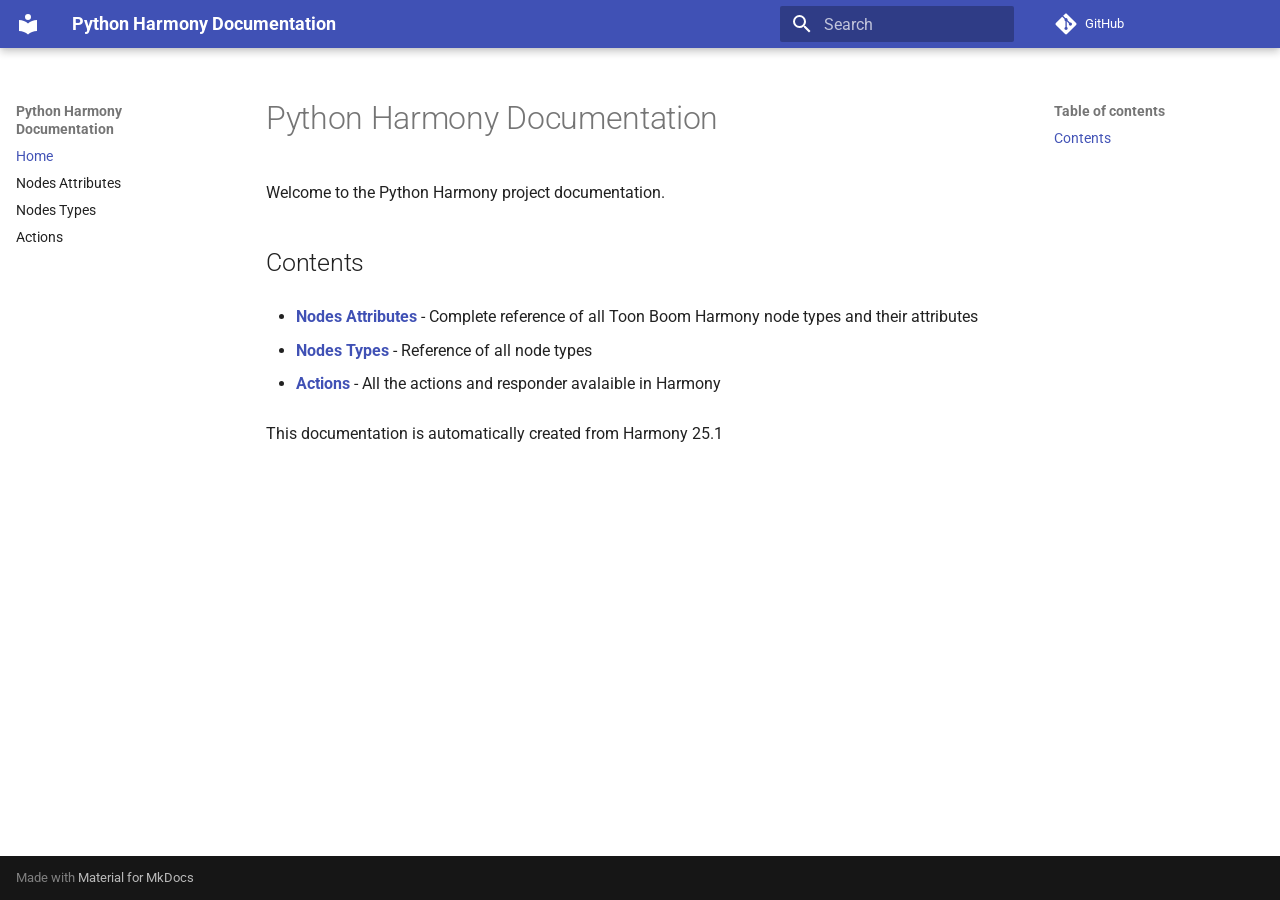
<file: site/python-harmony/index.html>
<!doctype html>
<html lang="en" class="no-js">
  <head>
    
      <meta charset="utf-8">
      <meta name="viewport" content="width=device-width,initial-scale=1">
      
      
      
        <link rel="canonical" href="https://naililian.github.io/python-harmony/index.html">
      
      
      
        <link rel="next" href="nodes_attributes.html">
      
      
        
      
      
      <link rel="icon" href="assets/images/favicon.png">
      <meta name="generator" content="mkdocs-1.6.1, mkdocs-material-9.7.1">
    
    
      
        <title>Python Harmony Documentation</title>
      
    
    
      <link rel="stylesheet" href="assets/stylesheets/main.484c7ddc.min.css">
      
        
        <link rel="stylesheet" href="assets/stylesheets/palette.ab4e12ef.min.css">
      
      


    
    
      
    
    
      
        
        
        <link rel="preconnect" href="https://fonts.gstatic.com" crossorigin>
        <link rel="stylesheet" href="https://fonts.googleapis.com/css?family=Roboto:300,300i,400,400i,700,700i%7CRoboto+Mono:400,400i,700,700i&display=fallback">
        <style>:root{--md-text-font:"Roboto";--md-code-font:"Roboto Mono"}</style>
      
    
    
      <link rel="stylesheet" href="assets/_mkdocstrings.css">
    
      <link rel="stylesheet" href="stylesheets/custom.css">
    
    <script>__md_scope=new URL(".",location),__md_hash=e=>[...e].reduce(((e,_)=>(e<<5)-e+_.charCodeAt(0)),0),__md_get=(e,_=localStorage,t=__md_scope)=>JSON.parse(_.getItem(t.pathname+"."+e)),__md_set=(e,_,t=localStorage,a=__md_scope)=>{try{t.setItem(a.pathname+"."+e,JSON.stringify(_))}catch(e){}}</script>
    
      

    
    
  </head>
  
  
    
    
    
    
    
    <body dir="ltr" data-md-color-scheme="default" data-md-color-primary="indigo" data-md-color-accent="indigo">
  
    
    <input class="md-toggle" data-md-toggle="drawer" type="checkbox" id="__drawer" autocomplete="off">
    <input class="md-toggle" data-md-toggle="search" type="checkbox" id="__search" autocomplete="off">
    <label class="md-overlay" for="__drawer"></label>
    <div data-md-component="skip">
      
        
        <a href="#python-harmony-documentation" class="md-skip">
          Skip to content
        </a>
      
    </div>
    <div data-md-component="announce">
      
    </div>
    
    
      

  

<header class="md-header md-header--shadow" data-md-component="header">
  <nav class="md-header__inner md-grid" aria-label="Header">
    <a href="index.html" title="Python Harmony Documentation" class="md-header__button md-logo" aria-label="Python Harmony Documentation" data-md-component="logo">
      
  
  <svg xmlns="http://www.w3.org/2000/svg" viewBox="0 0 24 24"><path d="M12 8a3 3 0 0 0 3-3 3 3 0 0 0-3-3 3 3 0 0 0-3 3 3 3 0 0 0 3 3m0 3.54C9.64 9.35 6.5 8 3 8v11c3.5 0 6.64 1.35 9 3.54 2.36-2.19 5.5-3.54 9-3.54V8c-3.5 0-6.64 1.35-9 3.54"/></svg>

    </a>
    <label class="md-header__button md-icon" for="__drawer">
      
      <svg xmlns="http://www.w3.org/2000/svg" viewBox="0 0 24 24"><path d="M3 6h18v2H3zm0 5h18v2H3zm0 5h18v2H3z"/></svg>
    </label>
    <div class="md-header__title" data-md-component="header-title">
      <div class="md-header__ellipsis">
        <div class="md-header__topic">
          <span class="md-ellipsis">
            Python Harmony Documentation
          </span>
        </div>
        <div class="md-header__topic" data-md-component="header-topic">
          <span class="md-ellipsis">
            
              Home
            
          </span>
        </div>
      </div>
    </div>
    
      
    
    
    
    
      
      
        <label class="md-header__button md-icon" for="__search">
          
          <svg xmlns="http://www.w3.org/2000/svg" viewBox="0 0 24 24"><path d="M9.5 3A6.5 6.5 0 0 1 16 9.5c0 1.61-.59 3.09-1.56 4.23l.27.27h.79l5 5-1.5 1.5-5-5v-.79l-.27-.27A6.52 6.52 0 0 1 9.5 16 6.5 6.5 0 0 1 3 9.5 6.5 6.5 0 0 1 9.5 3m0 2C7 5 5 7 5 9.5S7 14 9.5 14 14 12 14 9.5 12 5 9.5 5"/></svg>
        </label>
        <div class="md-search" data-md-component="search" role="dialog">
  <label class="md-search__overlay" for="__search"></label>
  <div class="md-search__inner" role="search">
    <form class="md-search__form" name="search">
      <input type="text" class="md-search__input" name="query" aria-label="Search" placeholder="Search" autocapitalize="off" autocorrect="off" autocomplete="off" spellcheck="false" data-md-component="search-query" required>
      <label class="md-search__icon md-icon" for="__search">
        
        <svg xmlns="http://www.w3.org/2000/svg" viewBox="0 0 24 24"><path d="M9.5 3A6.5 6.5 0 0 1 16 9.5c0 1.61-.59 3.09-1.56 4.23l.27.27h.79l5 5-1.5 1.5-5-5v-.79l-.27-.27A6.52 6.52 0 0 1 9.5 16 6.5 6.5 0 0 1 3 9.5 6.5 6.5 0 0 1 9.5 3m0 2C7 5 5 7 5 9.5S7 14 9.5 14 14 12 14 9.5 12 5 9.5 5"/></svg>
        
        <svg xmlns="http://www.w3.org/2000/svg" viewBox="0 0 24 24"><path d="M20 11v2H8l5.5 5.5-1.42 1.42L4.16 12l7.92-7.92L13.5 5.5 8 11z"/></svg>
      </label>
      <nav class="md-search__options" aria-label="Search">
        
        <button type="reset" class="md-search__icon md-icon" title="Clear" aria-label="Clear" tabindex="-1">
          
          <svg xmlns="http://www.w3.org/2000/svg" viewBox="0 0 24 24"><path d="M19 6.41 17.59 5 12 10.59 6.41 5 5 6.41 10.59 12 5 17.59 6.41 19 12 13.41 17.59 19 19 17.59 13.41 12z"/></svg>
        </button>
      </nav>
      
    </form>
    <div class="md-search__output">
      <div class="md-search__scrollwrap" tabindex="0" data-md-scrollfix>
        <div class="md-search-result" data-md-component="search-result">
          <div class="md-search-result__meta">
            Initializing search
          </div>
          <ol class="md-search-result__list" role="presentation"></ol>
        </div>
      </div>
    </div>
  </div>
</div>
      
    
    
      <div class="md-header__source">
        <a href="https://github.com/naililian/naililian.github.io" title="Go to repository" class="md-source" data-md-component="source">
  <div class="md-source__icon md-icon">
    
    <svg xmlns="http://www.w3.org/2000/svg" viewBox="0 0 448 512"><!--! Font Awesome Free 7.1.0 by @fontawesome - https://fontawesome.com License - https://fontawesome.com/license/free (Icons: CC BY 4.0, Fonts: SIL OFL 1.1, Code: MIT License) Copyright 2025 Fonticons, Inc.--><path d="M439.6 236.1 244 40.5c-5.4-5.5-12.8-8.5-20.4-8.5s-15 3-20.4 8.4L162.5 81l51.5 51.5c27.1-9.1 52.7 16.8 43.4 43.7l49.7 49.7c34.2-11.8 61.2 31 35.5 56.7-26.5 26.5-70.2-2.9-56-37.3L240.3 199v121.9c25.3 12.5 22.3 41.8 9.1 55-6.4 6.4-15.2 10.1-24.3 10.1s-17.8-3.6-24.3-10.1c-17.6-17.6-11.1-46.9 11.2-56v-123c-20.8-8.5-24.6-30.7-18.6-45L142.6 101 8.5 235.1C3 240.6 0 247.9 0 255.5s3 15 8.5 20.4l195.6 195.7c5.4 5.4 12.7 8.4 20.4 8.4s15-3 20.4-8.4l194.7-194.7c5.4-5.4 8.4-12.8 8.4-20.4s-3-15-8.4-20.4"/></svg>
  </div>
  <div class="md-source__repository">
    GitHub
  </div>
</a>
      </div>
    
  </nav>
  
</header>
    
    <div class="md-container" data-md-component="container">
      
      
        
          
        
      
      <main class="md-main" data-md-component="main">
        <div class="md-main__inner md-grid">
          
            
              
              <div class="md-sidebar md-sidebar--primary" data-md-component="sidebar" data-md-type="navigation" >
                <div class="md-sidebar__scrollwrap">
                  <div class="md-sidebar__inner">
                    



<nav class="md-nav md-nav--primary" aria-label="Navigation" data-md-level="0">
  <label class="md-nav__title" for="__drawer">
    <a href="index.html" title="Python Harmony Documentation" class="md-nav__button md-logo" aria-label="Python Harmony Documentation" data-md-component="logo">
      
  
  <svg xmlns="http://www.w3.org/2000/svg" viewBox="0 0 24 24"><path d="M12 8a3 3 0 0 0 3-3 3 3 0 0 0-3-3 3 3 0 0 0-3 3 3 3 0 0 0 3 3m0 3.54C9.64 9.35 6.5 8 3 8v11c3.5 0 6.64 1.35 9 3.54 2.36-2.19 5.5-3.54 9-3.54V8c-3.5 0-6.64 1.35-9 3.54"/></svg>

    </a>
    Python Harmony Documentation
  </label>
  
    <div class="md-nav__source">
      <a href="https://github.com/naililian/naililian.github.io" title="Go to repository" class="md-source" data-md-component="source">
  <div class="md-source__icon md-icon">
    
    <svg xmlns="http://www.w3.org/2000/svg" viewBox="0 0 448 512"><!--! Font Awesome Free 7.1.0 by @fontawesome - https://fontawesome.com License - https://fontawesome.com/license/free (Icons: CC BY 4.0, Fonts: SIL OFL 1.1, Code: MIT License) Copyright 2025 Fonticons, Inc.--><path d="M439.6 236.1 244 40.5c-5.4-5.5-12.8-8.5-20.4-8.5s-15 3-20.4 8.4L162.5 81l51.5 51.5c27.1-9.1 52.7 16.8 43.4 43.7l49.7 49.7c34.2-11.8 61.2 31 35.5 56.7-26.5 26.5-70.2-2.9-56-37.3L240.3 199v121.9c25.3 12.5 22.3 41.8 9.1 55-6.4 6.4-15.2 10.1-24.3 10.1s-17.8-3.6-24.3-10.1c-17.6-17.6-11.1-46.9 11.2-56v-123c-20.8-8.5-24.6-30.7-18.6-45L142.6 101 8.5 235.1C3 240.6 0 247.9 0 255.5s3 15 8.5 20.4l195.6 195.7c5.4 5.4 12.7 8.4 20.4 8.4s15-3 20.4-8.4l194.7-194.7c5.4-5.4 8.4-12.8 8.4-20.4s-3-15-8.4-20.4"/></svg>
  </div>
  <div class="md-source__repository">
    GitHub
  </div>
</a>
    </div>
  
  <ul class="md-nav__list" data-md-scrollfix>
    
      
      
  
  
    
  
  
  
    <li class="md-nav__item md-nav__item--active">
      
      <input class="md-nav__toggle md-toggle" type="checkbox" id="__toc">
      
      
        
      
      
        <label class="md-nav__link md-nav__link--active" for="__toc">
          
  
  
  <span class="md-ellipsis">
    
  
    Home
  

    
  </span>
  
  

          <span class="md-nav__icon md-icon"></span>
        </label>
      
      <a href="index.html" class="md-nav__link md-nav__link--active">
        
  
  
  <span class="md-ellipsis">
    
  
    Home
  

    
  </span>
  
  

      </a>
      
        

<nav class="md-nav md-nav--secondary" aria-label="Table of contents">
  
  
  
    
  
  
    <label class="md-nav__title" for="__toc">
      <span class="md-nav__icon md-icon"></span>
      Table of contents
    </label>
    <ul class="md-nav__list" data-md-component="toc" data-md-scrollfix>
      
        <li class="md-nav__item">
  <a href="#contents" class="md-nav__link">
    <span class="md-ellipsis">
      
        Contents
      
    </span>
  </a>
  
</li>
      
    </ul>
  
</nav>
      
    </li>
  

    
      
      
  
  
  
  
    <li class="md-nav__item">
      <a href="nodes_attributes.html" class="md-nav__link">
        
  
  
  <span class="md-ellipsis">
    
  
    Nodes Attributes
  

    
  </span>
  
  

      </a>
    </li>
  

    
      
      
  
  
  
  
    <li class="md-nav__item">
      <a href="nodes_types.html" class="md-nav__link">
        
  
  
  <span class="md-ellipsis">
    
  
    Nodes Types
  

    
  </span>
  
  

      </a>
    </li>
  

    
      
      
  
  
  
  
    <li class="md-nav__item">
      <a href="actions.html" class="md-nav__link">
        
  
  
  <span class="md-ellipsis">
    
  
    Actions
  

    
  </span>
  
  

      </a>
    </li>
  

    
  </ul>
</nav>
                  </div>
                </div>
              </div>
            
            
              
              <div class="md-sidebar md-sidebar--secondary" data-md-component="sidebar" data-md-type="toc" >
                <div class="md-sidebar__scrollwrap">
                  <div class="md-sidebar__inner">
                    

<nav class="md-nav md-nav--secondary" aria-label="Table of contents">
  
  
  
    
  
  
    <label class="md-nav__title" for="__toc">
      <span class="md-nav__icon md-icon"></span>
      Table of contents
    </label>
    <ul class="md-nav__list" data-md-component="toc" data-md-scrollfix>
      
        <li class="md-nav__item">
  <a href="#contents" class="md-nav__link">
    <span class="md-ellipsis">
      
        Contents
      
    </span>
  </a>
  
</li>
      
    </ul>
  
</nav>
                  </div>
                </div>
              </div>
            
          
          
            <div class="md-content" data-md-component="content">
              
              <article class="md-content__inner md-typeset">
                
                  


  
  


<h1 id="python-harmony-documentation">Python Harmony Documentation<a class="headerlink" href="#python-harmony-documentation" title="Permanent link">&para;</a></h1>
<p>Welcome to the Python Harmony project documentation.</p>
<h2 id="contents">Contents<a class="headerlink" href="#contents" title="Permanent link">&para;</a></h2>
<ul>
<li>
<p><strong><a href="nodes_attributes.html">Nodes Attributes</a></strong> - Complete reference of all Toon Boom Harmony node types and their attributes</p>
</li>
<li>
<p><strong><a href="nodes_types.html">Nodes Types</a></strong> - Reference of all node types</p>
</li>
<li>
<p><strong><a href="actions.html">Actions</a></strong> - All the actions and responder avalaible in Harmony</p>
</li>
</ul>
<p>This documentation is automatically created from Harmony 25.1</p>












                
              </article>
            </div>
          
          
<script>var target=document.getElementById(location.hash.slice(1));target&&target.name&&(target.checked=target.name.startsWith("__tabbed_"))</script>
        </div>
        
      </main>
      
        <footer class="md-footer">
  
  <div class="md-footer-meta md-typeset">
    <div class="md-footer-meta__inner md-grid">
      <div class="md-copyright">
  
  
    Made with
    <a href="https://squidfunk.github.io/mkdocs-material/" target="_blank" rel="noopener">
      Material for MkDocs
    </a>
  
</div>
      
    </div>
  </div>
</footer>
      
    </div>
    <div class="md-dialog" data-md-component="dialog">
      <div class="md-dialog__inner md-typeset"></div>
    </div>
    
    
    
      
      
      <script id="__config" type="application/json">{"annotate": null, "base": ".", "features": ["navigation.sections", "content.code.copy", "toc.follow"], "search": "assets/javascripts/workers/search.2c215733.min.js", "tags": null, "translations": {"clipboard.copied": "Copied to clipboard", "clipboard.copy": "Copy to clipboard", "search.result.more.one": "1 more on this page", "search.result.more.other": "# more on this page", "search.result.none": "No matching documents", "search.result.one": "1 matching document", "search.result.other": "# matching documents", "search.result.placeholder": "Type to start searching", "search.result.term.missing": "Missing", "select.version": "Select version"}, "version": null}</script>
    
    
      <script src="assets/javascripts/bundle.79ae519e.min.js"></script>
      
    
  </body>
</html>
</file>
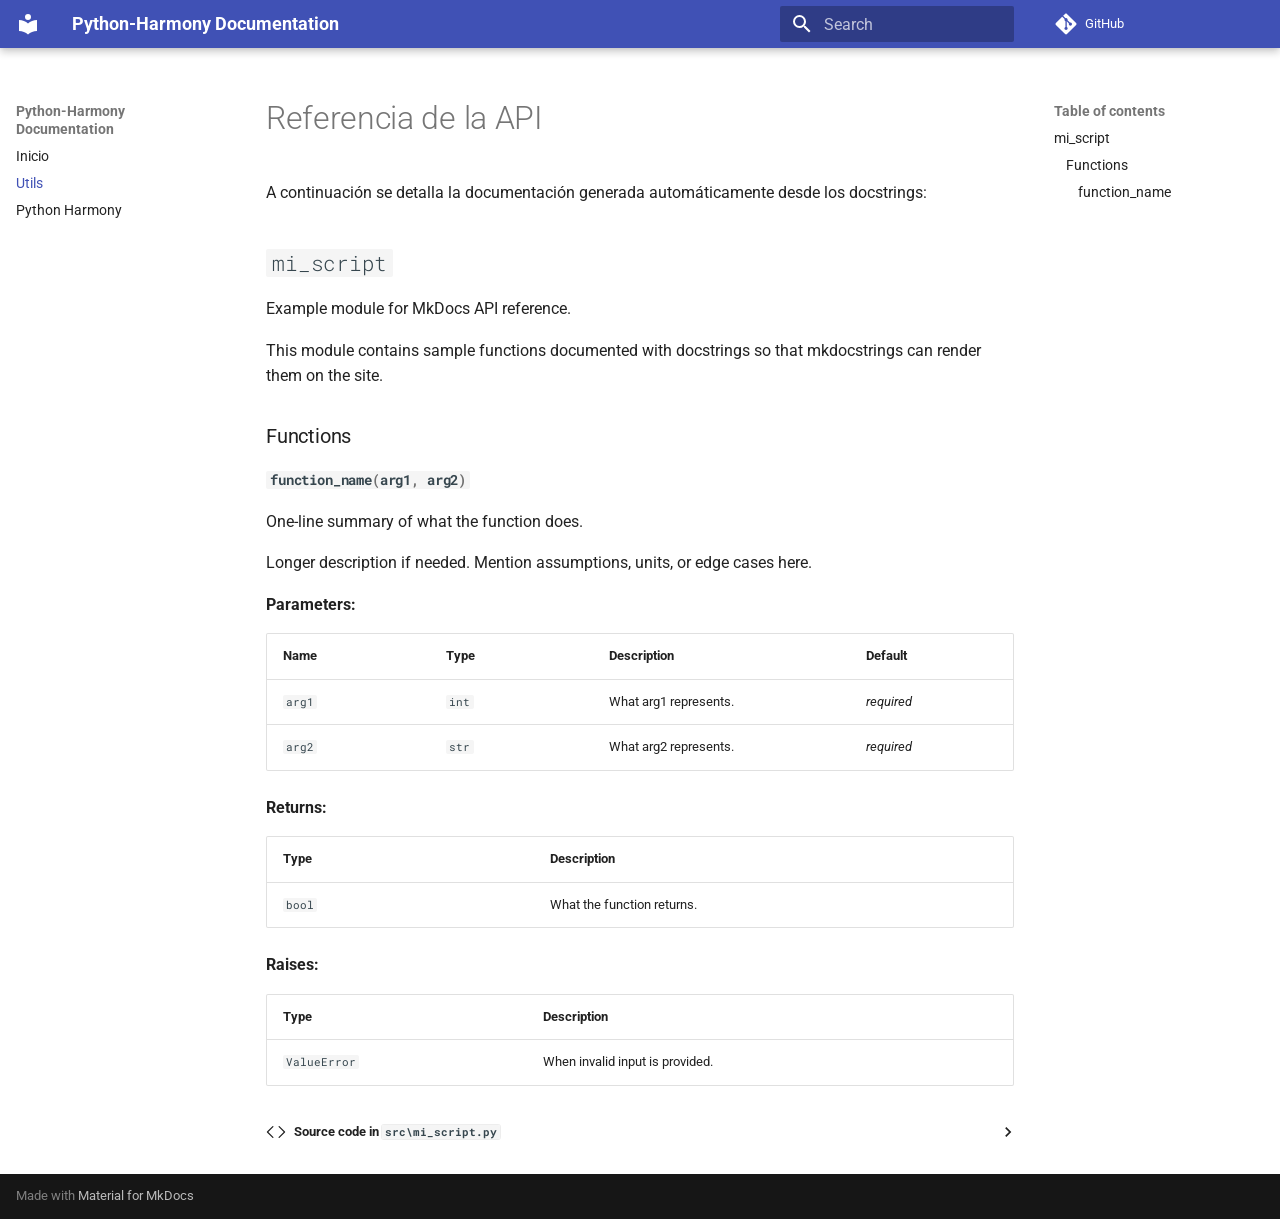
<file: site/api.html>
<!doctype html>
<html lang="en" class="no-js">
  <head>
    
      <meta charset="utf-8">
      <meta name="viewport" content="width=device-width,initial-scale=1">
      
      
      
        <link rel="canonical" href="https://naililian.github.io/api.html">
      
      
        <link rel="prev" href="index.html">
      
      
      
        
      
      
      <link rel="icon" href="assets/images/favicon.png">
      <meta name="generator" content="mkdocs-1.6.1, mkdocs-material-9.7.1">
    
    
      
        <title>Utils - Python-Harmony Documentation</title>
      
    
    
      <link rel="stylesheet" href="assets/stylesheets/main.484c7ddc.min.css">
      
        
        <link rel="stylesheet" href="assets/stylesheets/palette.ab4e12ef.min.css">
      
      


    
    
      
    
    
      
        
        
        <link rel="preconnect" href="https://fonts.gstatic.com" crossorigin>
        <link rel="stylesheet" href="https://fonts.googleapis.com/css?family=Roboto:300,300i,400,400i,700,700i%7CRoboto+Mono:400,400i,700,700i&display=fallback">
        <style>:root{--md-text-font:"Roboto";--md-code-font:"Roboto Mono"}</style>
      
    
    
      <link rel="stylesheet" href="assets/_mkdocstrings.css">
    
      <link rel="stylesheet" href="stylesheets/custom.css">
    
    <script>__md_scope=new URL(".",location),__md_hash=e=>[...e].reduce(((e,_)=>(e<<5)-e+_.charCodeAt(0)),0),__md_get=(e,_=localStorage,t=__md_scope)=>JSON.parse(_.getItem(t.pathname+"."+e)),__md_set=(e,_,t=localStorage,a=__md_scope)=>{try{t.setItem(a.pathname+"."+e,JSON.stringify(_))}catch(e){}}</script>
    
      

    
    
  </head>
  
  
    
    
    
    
    
    <body dir="ltr" data-md-color-scheme="default" data-md-color-primary="indigo" data-md-color-accent="indigo">
  
    
    <input class="md-toggle" data-md-toggle="drawer" type="checkbox" id="__drawer" autocomplete="off">
    <input class="md-toggle" data-md-toggle="search" type="checkbox" id="__search" autocomplete="off">
    <label class="md-overlay" for="__drawer"></label>
    <div data-md-component="skip">
      
        
        <a href="#referencia-de-la-api" class="md-skip">
          Skip to content
        </a>
      
    </div>
    <div data-md-component="announce">
      
    </div>
    
    
      

  

<header class="md-header md-header--shadow" data-md-component="header">
  <nav class="md-header__inner md-grid" aria-label="Header">
    <a href="index.html" title="Python-Harmony Documentation" class="md-header__button md-logo" aria-label="Python-Harmony Documentation" data-md-component="logo">
      
  
  <svg xmlns="http://www.w3.org/2000/svg" viewBox="0 0 24 24"><path d="M12 8a3 3 0 0 0 3-3 3 3 0 0 0-3-3 3 3 0 0 0-3 3 3 3 0 0 0 3 3m0 3.54C9.64 9.35 6.5 8 3 8v11c3.5 0 6.64 1.35 9 3.54 2.36-2.19 5.5-3.54 9-3.54V8c-3.5 0-6.64 1.35-9 3.54"/></svg>

    </a>
    <label class="md-header__button md-icon" for="__drawer">
      
      <svg xmlns="http://www.w3.org/2000/svg" viewBox="0 0 24 24"><path d="M3 6h18v2H3zm0 5h18v2H3zm0 5h18v2H3z"/></svg>
    </label>
    <div class="md-header__title" data-md-component="header-title">
      <div class="md-header__ellipsis">
        <div class="md-header__topic">
          <span class="md-ellipsis">
            Python-Harmony Documentation
          </span>
        </div>
        <div class="md-header__topic" data-md-component="header-topic">
          <span class="md-ellipsis">
            
              Utils
            
          </span>
        </div>
      </div>
    </div>
    
      
    
    
    
    
      
      
        <label class="md-header__button md-icon" for="__search">
          
          <svg xmlns="http://www.w3.org/2000/svg" viewBox="0 0 24 24"><path d="M9.5 3A6.5 6.5 0 0 1 16 9.5c0 1.61-.59 3.09-1.56 4.23l.27.27h.79l5 5-1.5 1.5-5-5v-.79l-.27-.27A6.52 6.52 0 0 1 9.5 16 6.5 6.5 0 0 1 3 9.5 6.5 6.5 0 0 1 9.5 3m0 2C7 5 5 7 5 9.5S7 14 9.5 14 14 12 14 9.5 12 5 9.5 5"/></svg>
        </label>
        <div class="md-search" data-md-component="search" role="dialog">
  <label class="md-search__overlay" for="__search"></label>
  <div class="md-search__inner" role="search">
    <form class="md-search__form" name="search">
      <input type="text" class="md-search__input" name="query" aria-label="Search" placeholder="Search" autocapitalize="off" autocorrect="off" autocomplete="off" spellcheck="false" data-md-component="search-query" required>
      <label class="md-search__icon md-icon" for="__search">
        
        <svg xmlns="http://www.w3.org/2000/svg" viewBox="0 0 24 24"><path d="M9.5 3A6.5 6.5 0 0 1 16 9.5c0 1.61-.59 3.09-1.56 4.23l.27.27h.79l5 5-1.5 1.5-5-5v-.79l-.27-.27A6.52 6.52 0 0 1 9.5 16 6.5 6.5 0 0 1 3 9.5 6.5 6.5 0 0 1 9.5 3m0 2C7 5 5 7 5 9.5S7 14 9.5 14 14 12 14 9.5 12 5 9.5 5"/></svg>
        
        <svg xmlns="http://www.w3.org/2000/svg" viewBox="0 0 24 24"><path d="M20 11v2H8l5.5 5.5-1.42 1.42L4.16 12l7.92-7.92L13.5 5.5 8 11z"/></svg>
      </label>
      <nav class="md-search__options" aria-label="Search">
        
        <button type="reset" class="md-search__icon md-icon" title="Clear" aria-label="Clear" tabindex="-1">
          
          <svg xmlns="http://www.w3.org/2000/svg" viewBox="0 0 24 24"><path d="M19 6.41 17.59 5 12 10.59 6.41 5 5 6.41 10.59 12 5 17.59 6.41 19 12 13.41 17.59 19 19 17.59 13.41 12z"/></svg>
        </button>
      </nav>
      
    </form>
    <div class="md-search__output">
      <div class="md-search__scrollwrap" tabindex="0" data-md-scrollfix>
        <div class="md-search-result" data-md-component="search-result">
          <div class="md-search-result__meta">
            Initializing search
          </div>
          <ol class="md-search-result__list" role="presentation"></ol>
        </div>
      </div>
    </div>
  </div>
</div>
      
    
    
      <div class="md-header__source">
        <a href="https://github.com/naililian/naililian.github.io" title="Go to repository" class="md-source" data-md-component="source">
  <div class="md-source__icon md-icon">
    
    <svg xmlns="http://www.w3.org/2000/svg" viewBox="0 0 448 512"><!--! Font Awesome Free 7.1.0 by @fontawesome - https://fontawesome.com License - https://fontawesome.com/license/free (Icons: CC BY 4.0, Fonts: SIL OFL 1.1, Code: MIT License) Copyright 2025 Fonticons, Inc.--><path d="M439.6 236.1 244 40.5c-5.4-5.5-12.8-8.5-20.4-8.5s-15 3-20.4 8.4L162.5 81l51.5 51.5c27.1-9.1 52.7 16.8 43.4 43.7l49.7 49.7c34.2-11.8 61.2 31 35.5 56.7-26.5 26.5-70.2-2.9-56-37.3L240.3 199v121.9c25.3 12.5 22.3 41.8 9.1 55-6.4 6.4-15.2 10.1-24.3 10.1s-17.8-3.6-24.3-10.1c-17.6-17.6-11.1-46.9 11.2-56v-123c-20.8-8.5-24.6-30.7-18.6-45L142.6 101 8.5 235.1C3 240.6 0 247.9 0 255.5s3 15 8.5 20.4l195.6 195.7c5.4 5.4 12.7 8.4 20.4 8.4s15-3 20.4-8.4l194.7-194.7c5.4-5.4 8.4-12.8 8.4-20.4s-3-15-8.4-20.4"/></svg>
  </div>
  <div class="md-source__repository">
    GitHub
  </div>
</a>
      </div>
    
  </nav>
  
</header>
    
    <div class="md-container" data-md-component="container">
      
      
        
          
        
      
      <main class="md-main" data-md-component="main">
        <div class="md-main__inner md-grid">
          
            
              
              <div class="md-sidebar md-sidebar--primary" data-md-component="sidebar" data-md-type="navigation" >
                <div class="md-sidebar__scrollwrap">
                  <div class="md-sidebar__inner">
                    



<nav class="md-nav md-nav--primary" aria-label="Navigation" data-md-level="0">
  <label class="md-nav__title" for="__drawer">
    <a href="index.html" title="Python-Harmony Documentation" class="md-nav__button md-logo" aria-label="Python-Harmony Documentation" data-md-component="logo">
      
  
  <svg xmlns="http://www.w3.org/2000/svg" viewBox="0 0 24 24"><path d="M12 8a3 3 0 0 0 3-3 3 3 0 0 0-3-3 3 3 0 0 0-3 3 3 3 0 0 0 3 3m0 3.54C9.64 9.35 6.5 8 3 8v11c3.5 0 6.64 1.35 9 3.54 2.36-2.19 5.5-3.54 9-3.54V8c-3.5 0-6.64 1.35-9 3.54"/></svg>

    </a>
    Python-Harmony Documentation
  </label>
  
    <div class="md-nav__source">
      <a href="https://github.com/naililian/naililian.github.io" title="Go to repository" class="md-source" data-md-component="source">
  <div class="md-source__icon md-icon">
    
    <svg xmlns="http://www.w3.org/2000/svg" viewBox="0 0 448 512"><!--! Font Awesome Free 7.1.0 by @fontawesome - https://fontawesome.com License - https://fontawesome.com/license/free (Icons: CC BY 4.0, Fonts: SIL OFL 1.1, Code: MIT License) Copyright 2025 Fonticons, Inc.--><path d="M439.6 236.1 244 40.5c-5.4-5.5-12.8-8.5-20.4-8.5s-15 3-20.4 8.4L162.5 81l51.5 51.5c27.1-9.1 52.7 16.8 43.4 43.7l49.7 49.7c34.2-11.8 61.2 31 35.5 56.7-26.5 26.5-70.2-2.9-56-37.3L240.3 199v121.9c25.3 12.5 22.3 41.8 9.1 55-6.4 6.4-15.2 10.1-24.3 10.1s-17.8-3.6-24.3-10.1c-17.6-17.6-11.1-46.9 11.2-56v-123c-20.8-8.5-24.6-30.7-18.6-45L142.6 101 8.5 235.1C3 240.6 0 247.9 0 255.5s3 15 8.5 20.4l195.6 195.7c5.4 5.4 12.7 8.4 20.4 8.4s15-3 20.4-8.4l194.7-194.7c5.4-5.4 8.4-12.8 8.4-20.4s-3-15-8.4-20.4"/></svg>
  </div>
  <div class="md-source__repository">
    GitHub
  </div>
</a>
    </div>
  
  <ul class="md-nav__list" data-md-scrollfix>
    
      
      
  
  
  
  
    <li class="md-nav__item">
      <a href="index.html" class="md-nav__link">
        
  
  
  <span class="md-ellipsis">
    
  
    Inicio
  

    
  </span>
  
  

      </a>
    </li>
  

    
      
      
  
  
    
  
  
  
    <li class="md-nav__item md-nav__item--active">
      
      <input class="md-nav__toggle md-toggle" type="checkbox" id="__toc">
      
      
        
      
      
        <label class="md-nav__link md-nav__link--active" for="__toc">
          
  
  
  <span class="md-ellipsis">
    
  
    Utils
  

    
  </span>
  
  

          <span class="md-nav__icon md-icon"></span>
        </label>
      
      <a href="api.html" class="md-nav__link md-nav__link--active">
        
  
  
  <span class="md-ellipsis">
    
  
    Utils
  

    
  </span>
  
  

      </a>
      
        

<nav class="md-nav md-nav--secondary" aria-label="Table of contents">
  
  
  
    
  
  
    <label class="md-nav__title" for="__toc">
      <span class="md-nav__icon md-icon"></span>
      Table of contents
    </label>
    <ul class="md-nav__list" data-md-component="toc" data-md-scrollfix>
      
        <li class="md-nav__item">
  <a href="#mi_script" class="md-nav__link">
    <span class="md-ellipsis">
      
        mi_script
      
    </span>
  </a>
  
    <nav class="md-nav" aria-label="mi_script">
      <ul class="md-nav__list">
        
          <li class="md-nav__item">
  <a href="#mi_script-functions" class="md-nav__link">
    <span class="md-ellipsis">
      
        Functions
      
    </span>
  </a>
  
    <nav class="md-nav" aria-label="Functions">
      <ul class="md-nav__list">
        
          <li class="md-nav__item">
  <a href="#mi_script.function_name" class="md-nav__link">
    <span class="md-ellipsis">
      
        function_name
      
    </span>
  </a>
  
</li>
        
      </ul>
    </nav>
  
</li>
        
      </ul>
    </nav>
  
</li>
      
    </ul>
  
</nav>
      
    </li>
  

    
      
      
  
  
  
  
    <li class="md-nav__item">
      <a href="https://naililian.github.io/python-harmony/index.html" class="md-nav__link">
        
  
  
  <span class="md-ellipsis">
    
  
    Python Harmony
  

    
  </span>
  
  

      </a>
    </li>
  

    
  </ul>
</nav>
                  </div>
                </div>
              </div>
            
            
              
              <div class="md-sidebar md-sidebar--secondary" data-md-component="sidebar" data-md-type="toc" >
                <div class="md-sidebar__scrollwrap">
                  <div class="md-sidebar__inner">
                    

<nav class="md-nav md-nav--secondary" aria-label="Table of contents">
  
  
  
    
  
  
    <label class="md-nav__title" for="__toc">
      <span class="md-nav__icon md-icon"></span>
      Table of contents
    </label>
    <ul class="md-nav__list" data-md-component="toc" data-md-scrollfix>
      
        <li class="md-nav__item">
  <a href="#mi_script" class="md-nav__link">
    <span class="md-ellipsis">
      
        mi_script
      
    </span>
  </a>
  
    <nav class="md-nav" aria-label="mi_script">
      <ul class="md-nav__list">
        
          <li class="md-nav__item">
  <a href="#mi_script-functions" class="md-nav__link">
    <span class="md-ellipsis">
      
        Functions
      
    </span>
  </a>
  
    <nav class="md-nav" aria-label="Functions">
      <ul class="md-nav__list">
        
          <li class="md-nav__item">
  <a href="#mi_script.function_name" class="md-nav__link">
    <span class="md-ellipsis">
      
        function_name
      
    </span>
  </a>
  
</li>
        
      </ul>
    </nav>
  
</li>
        
      </ul>
    </nav>
  
</li>
      
    </ul>
  
</nav>
                  </div>
                </div>
              </div>
            
          
          
            <div class="md-content" data-md-component="content">
              
              <article class="md-content__inner md-typeset">
                
                  


  
  


<h1 id="referencia-de-la-api">Referencia de la API<a class="headerlink" href="#referencia-de-la-api" title="Permanent link">&para;</a></h1>
<p>A continuación se detalla la documentación generada automáticamente desde los docstrings:</p>


<div class="doc doc-object doc-module">



<h2 id="mi_script" class="doc doc-heading">
            <code>mi_script</code>


<a href="#mi_script" class="headerlink" title="Permanent link">&para;</a></h2>

    <div class="doc doc-contents first">

        <p>Example module for MkDocs API reference.</p>
<p>This module contains sample functions documented with docstrings so that
mkdocstrings can render them on the site.</p>










<div class="doc doc-children">








<h3 id="mi_script-functions">Functions<a href="#mi_script-functions" class="headerlink" title="Permanent link">&para;</a></h3>

<div class="doc doc-object doc-function">


<h4 id="mi_script.function_name" class="doc doc-heading">
            <code class="highlight language-python"><span class="n">function_name</span><span class="p">(</span><span class="n">arg1</span><span class="p">,</span> <span class="n">arg2</span><span class="p">)</span></code>

<a href="#mi_script.function_name" class="headerlink" title="Permanent link">&para;</a></h4>


    <div class="doc doc-contents ">

        <p>One-line summary of what the function does.</p>
<p>Longer description if needed. Mention assumptions, units,
or edge cases here.</p>


<p><span class="doc-section-title">Parameters:</span></p>
    <table>
      <thead>
        <tr>
          <th>Name</th>
          <th>Type</th>
          <th>Description</th>
          <th>Default</th>
        </tr>
      </thead>
      <tbody>
          <tr class="doc-section-item">
            <td>
                <code>arg1</code>
            </td>
            <td>
                  <code><span title="int">int</span></code>
            </td>
            <td>
              <div class="doc-md-description">
                <p>What arg1 represents.</p>
              </div>
            </td>
            <td>
                <em>required</em>
            </td>
          </tr>
          <tr class="doc-section-item">
            <td>
                <code>arg2</code>
            </td>
            <td>
                  <code><span title="str">str</span></code>
            </td>
            <td>
              <div class="doc-md-description">
                <p>What arg2 represents.</p>
              </div>
            </td>
            <td>
                <em>required</em>
            </td>
          </tr>
      </tbody>
    </table>


    <p><span class="doc-section-title">Returns:</span></p>
    <table>
      <thead>
        <tr>
          <th>Type</th>
          <th>Description</th>
        </tr>
      </thead>
      <tbody>
          <tr class="doc-section-item">
            <td>
                  <code><span title="bool">bool</span></code>
            </td>
            <td>
              <div class="doc-md-description">
                <p>What the function returns.</p>
              </div>
            </td>
          </tr>
      </tbody>
    </table>


<p><span class="doc-section-title">Raises:</span></p>
    <table>
      <thead>
        <tr>
          <th>Type</th>
          <th>Description</th>
        </tr>
      </thead>
      <tbody>
          <tr class="doc-section-item">
            <td>
                  <code><span title="ValueError">ValueError</span></code>
            </td>
            <td>
              <div class="doc-md-description">
                <p>When invalid input is provided.</p>
              </div>
            </td>
          </tr>
      </tbody>
    </table>


            <details class="mkdocstrings-source">
              <summary>Source code in <code>src\mi_script.py</code></summary>
              <div class="highlight"><table class="highlighttable"><tr><td class="linenos"><div class="linenodiv"><pre><span></span><span class="normal"> 9</span>
<span class="normal">10</span>
<span class="normal">11</span>
<span class="normal">12</span>
<span class="normal">13</span>
<span class="normal">14</span>
<span class="normal">15</span>
<span class="normal">16</span>
<span class="normal">17</span>
<span class="normal">18</span>
<span class="normal">19</span>
<span class="normal">20</span>
<span class="normal">21</span>
<span class="normal">22</span>
<span class="normal">23</span>
<span class="normal">24</span>
<span class="normal">25</span>
<span class="normal">26</span></pre></div></td><td class="code"><div><pre><span></span><code><span class="k">def</span><span class="w"> </span><span class="nf">function_name</span><span class="p">(</span><span class="n">arg1</span><span class="p">:</span> <span class="nb">int</span><span class="p">,</span> <span class="n">arg2</span><span class="p">:</span> <span class="nb">str</span><span class="p">)</span> <span class="o">-&gt;</span> <span class="nb">bool</span><span class="p">:</span>
<span class="w">    </span><span class="sd">&quot;&quot;&quot;One-line summary of what the function does.</span>

<span class="sd">    Longer description if needed. Mention assumptions, units,</span>
<span class="sd">    or edge cases here.</span>

<span class="sd">    Args:</span>
<span class="sd">        arg1: What arg1 represents.</span>
<span class="sd">        arg2: What arg2 represents.</span>

<span class="sd">    Returns:</span>
<span class="sd">        What the function returns.</span>

<span class="sd">    Raises:</span>
<span class="sd">        ValueError: When invalid input is provided.</span>
<span class="sd">    &quot;&quot;&quot;</span>
    <span class="nb">print</span><span class="p">(</span><span class="s2">&quot;hola&quot;</span><span class="p">)</span>
    <span class="k">return</span> <span class="kc">True</span>
</code></pre></div></td></tr></table></div>
            </details>
    </div>

</div>



  </div>

    </div>

</div>












                
              </article>
            </div>
          
          
<script>var target=document.getElementById(location.hash.slice(1));target&&target.name&&(target.checked=target.name.startsWith("__tabbed_"))</script>
        </div>
        
      </main>
      
        <footer class="md-footer">
  
  <div class="md-footer-meta md-typeset">
    <div class="md-footer-meta__inner md-grid">
      <div class="md-copyright">
  
  
    Made with
    <a href="https://squidfunk.github.io/mkdocs-material/" target="_blank" rel="noopener">
      Material for MkDocs
    </a>
  
</div>
      
    </div>
  </div>
</footer>
      
    </div>
    <div class="md-dialog" data-md-component="dialog">
      <div class="md-dialog__inner md-typeset"></div>
    </div>
    
    
    
      
      
      <script id="__config" type="application/json">{"annotate": null, "base": ".", "features": ["navigation.sections", "content.code.copy"], "search": "assets/javascripts/workers/search.2c215733.min.js", "tags": null, "translations": {"clipboard.copied": "Copied to clipboard", "clipboard.copy": "Copy to clipboard", "search.result.more.one": "1 more on this page", "search.result.more.other": "# more on this page", "search.result.none": "No matching documents", "search.result.one": "1 matching document", "search.result.other": "# matching documents", "search.result.placeholder": "Type to start searching", "search.result.term.missing": "Missing", "select.version": "Select version"}, "version": null}</script>
    
    
      <script src="assets/javascripts/bundle.79ae519e.min.js"></script>
      
    
  </body>
</html>
</file>
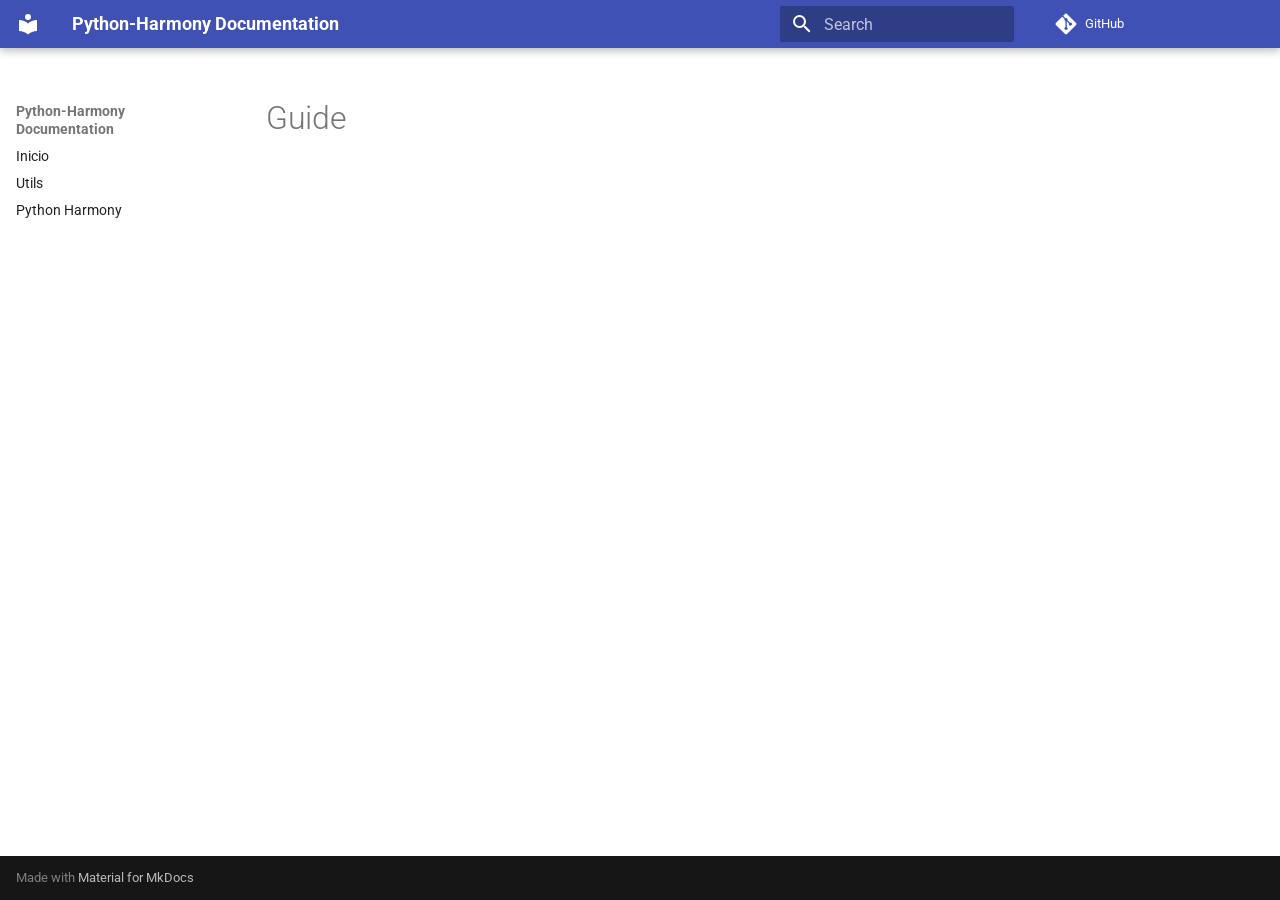
<file: site/guide.html>
<!doctype html>
<html lang="en" class="no-js">
  <head>
    
      <meta charset="utf-8">
      <meta name="viewport" content="width=device-width,initial-scale=1">
      
      
      
        <link rel="canonical" href="https://naililian.github.io/guide.html">
      
      
      
      
        
      
      
      <link rel="icon" href="assets/images/favicon.png">
      <meta name="generator" content="mkdocs-1.6.1, mkdocs-material-9.7.1">
    
    
      
        <title>Guide - Python-Harmony Documentation</title>
      
    
    
      <link rel="stylesheet" href="assets/stylesheets/main.484c7ddc.min.css">
      
        
        <link rel="stylesheet" href="assets/stylesheets/palette.ab4e12ef.min.css">
      
      


    
    
      
    
    
      
        
        
        <link rel="preconnect" href="https://fonts.gstatic.com" crossorigin>
        <link rel="stylesheet" href="https://fonts.googleapis.com/css?family=Roboto:300,300i,400,400i,700,700i%7CRoboto+Mono:400,400i,700,700i&display=fallback">
        <style>:root{--md-text-font:"Roboto";--md-code-font:"Roboto Mono"}</style>
      
    
    
      <link rel="stylesheet" href="assets/_mkdocstrings.css">
    
      <link rel="stylesheet" href="stylesheets/custom.css">
    
    <script>__md_scope=new URL(".",location),__md_hash=e=>[...e].reduce(((e,_)=>(e<<5)-e+_.charCodeAt(0)),0),__md_get=(e,_=localStorage,t=__md_scope)=>JSON.parse(_.getItem(t.pathname+"."+e)),__md_set=(e,_,t=localStorage,a=__md_scope)=>{try{t.setItem(a.pathname+"."+e,JSON.stringify(_))}catch(e){}}</script>
    
      

    
    
  </head>
  
  
    
    
    
    
    
    <body dir="ltr" data-md-color-scheme="default" data-md-color-primary="indigo" data-md-color-accent="indigo">
  
    
    <input class="md-toggle" data-md-toggle="drawer" type="checkbox" id="__drawer" autocomplete="off">
    <input class="md-toggle" data-md-toggle="search" type="checkbox" id="__search" autocomplete="off">
    <label class="md-overlay" for="__drawer"></label>
    <div data-md-component="skip">
      
    </div>
    <div data-md-component="announce">
      
    </div>
    
    
      

  

<header class="md-header md-header--shadow" data-md-component="header">
  <nav class="md-header__inner md-grid" aria-label="Header">
    <a href="index.html" title="Python-Harmony Documentation" class="md-header__button md-logo" aria-label="Python-Harmony Documentation" data-md-component="logo">
      
  
  <svg xmlns="http://www.w3.org/2000/svg" viewBox="0 0 24 24"><path d="M12 8a3 3 0 0 0 3-3 3 3 0 0 0-3-3 3 3 0 0 0-3 3 3 3 0 0 0 3 3m0 3.54C9.64 9.35 6.5 8 3 8v11c3.5 0 6.64 1.35 9 3.54 2.36-2.19 5.5-3.54 9-3.54V8c-3.5 0-6.64 1.35-9 3.54"/></svg>

    </a>
    <label class="md-header__button md-icon" for="__drawer">
      
      <svg xmlns="http://www.w3.org/2000/svg" viewBox="0 0 24 24"><path d="M3 6h18v2H3zm0 5h18v2H3zm0 5h18v2H3z"/></svg>
    </label>
    <div class="md-header__title" data-md-component="header-title">
      <div class="md-header__ellipsis">
        <div class="md-header__topic">
          <span class="md-ellipsis">
            Python-Harmony Documentation
          </span>
        </div>
        <div class="md-header__topic" data-md-component="header-topic">
          <span class="md-ellipsis">
            
              Guide
            
          </span>
        </div>
      </div>
    </div>
    
      
    
    
    
    
      
      
        <label class="md-header__button md-icon" for="__search">
          
          <svg xmlns="http://www.w3.org/2000/svg" viewBox="0 0 24 24"><path d="M9.5 3A6.5 6.5 0 0 1 16 9.5c0 1.61-.59 3.09-1.56 4.23l.27.27h.79l5 5-1.5 1.5-5-5v-.79l-.27-.27A6.52 6.52 0 0 1 9.5 16 6.5 6.5 0 0 1 3 9.5 6.5 6.5 0 0 1 9.5 3m0 2C7 5 5 7 5 9.5S7 14 9.5 14 14 12 14 9.5 12 5 9.5 5"/></svg>
        </label>
        <div class="md-search" data-md-component="search" role="dialog">
  <label class="md-search__overlay" for="__search"></label>
  <div class="md-search__inner" role="search">
    <form class="md-search__form" name="search">
      <input type="text" class="md-search__input" name="query" aria-label="Search" placeholder="Search" autocapitalize="off" autocorrect="off" autocomplete="off" spellcheck="false" data-md-component="search-query" required>
      <label class="md-search__icon md-icon" for="__search">
        
        <svg xmlns="http://www.w3.org/2000/svg" viewBox="0 0 24 24"><path d="M9.5 3A6.5 6.5 0 0 1 16 9.5c0 1.61-.59 3.09-1.56 4.23l.27.27h.79l5 5-1.5 1.5-5-5v-.79l-.27-.27A6.52 6.52 0 0 1 9.5 16 6.5 6.5 0 0 1 3 9.5 6.5 6.5 0 0 1 9.5 3m0 2C7 5 5 7 5 9.5S7 14 9.5 14 14 12 14 9.5 12 5 9.5 5"/></svg>
        
        <svg xmlns="http://www.w3.org/2000/svg" viewBox="0 0 24 24"><path d="M20 11v2H8l5.5 5.5-1.42 1.42L4.16 12l7.92-7.92L13.5 5.5 8 11z"/></svg>
      </label>
      <nav class="md-search__options" aria-label="Search">
        
        <button type="reset" class="md-search__icon md-icon" title="Clear" aria-label="Clear" tabindex="-1">
          
          <svg xmlns="http://www.w3.org/2000/svg" viewBox="0 0 24 24"><path d="M19 6.41 17.59 5 12 10.59 6.41 5 5 6.41 10.59 12 5 17.59 6.41 19 12 13.41 17.59 19 19 17.59 13.41 12z"/></svg>
        </button>
      </nav>
      
    </form>
    <div class="md-search__output">
      <div class="md-search__scrollwrap" tabindex="0" data-md-scrollfix>
        <div class="md-search-result" data-md-component="search-result">
          <div class="md-search-result__meta">
            Initializing search
          </div>
          <ol class="md-search-result__list" role="presentation"></ol>
        </div>
      </div>
    </div>
  </div>
</div>
      
    
    
      <div class="md-header__source">
        <a href="https://github.com/naililian/naililian.github.io" title="Go to repository" class="md-source" data-md-component="source">
  <div class="md-source__icon md-icon">
    
    <svg xmlns="http://www.w3.org/2000/svg" viewBox="0 0 448 512"><!--! Font Awesome Free 7.1.0 by @fontawesome - https://fontawesome.com License - https://fontawesome.com/license/free (Icons: CC BY 4.0, Fonts: SIL OFL 1.1, Code: MIT License) Copyright 2025 Fonticons, Inc.--><path d="M439.6 236.1 244 40.5c-5.4-5.5-12.8-8.5-20.4-8.5s-15 3-20.4 8.4L162.5 81l51.5 51.5c27.1-9.1 52.7 16.8 43.4 43.7l49.7 49.7c34.2-11.8 61.2 31 35.5 56.7-26.5 26.5-70.2-2.9-56-37.3L240.3 199v121.9c25.3 12.5 22.3 41.8 9.1 55-6.4 6.4-15.2 10.1-24.3 10.1s-17.8-3.6-24.3-10.1c-17.6-17.6-11.1-46.9 11.2-56v-123c-20.8-8.5-24.6-30.7-18.6-45L142.6 101 8.5 235.1C3 240.6 0 247.9 0 255.5s3 15 8.5 20.4l195.6 195.7c5.4 5.4 12.7 8.4 20.4 8.4s15-3 20.4-8.4l194.7-194.7c5.4-5.4 8.4-12.8 8.4-20.4s-3-15-8.4-20.4"/></svg>
  </div>
  <div class="md-source__repository">
    GitHub
  </div>
</a>
      </div>
    
  </nav>
  
</header>
    
    <div class="md-container" data-md-component="container">
      
      
        
          
        
      
      <main class="md-main" data-md-component="main">
        <div class="md-main__inner md-grid">
          
            
              
              <div class="md-sidebar md-sidebar--primary" data-md-component="sidebar" data-md-type="navigation" >
                <div class="md-sidebar__scrollwrap">
                  <div class="md-sidebar__inner">
                    



<nav class="md-nav md-nav--primary" aria-label="Navigation" data-md-level="0">
  <label class="md-nav__title" for="__drawer">
    <a href="index.html" title="Python-Harmony Documentation" class="md-nav__button md-logo" aria-label="Python-Harmony Documentation" data-md-component="logo">
      
  
  <svg xmlns="http://www.w3.org/2000/svg" viewBox="0 0 24 24"><path d="M12 8a3 3 0 0 0 3-3 3 3 0 0 0-3-3 3 3 0 0 0-3 3 3 3 0 0 0 3 3m0 3.54C9.64 9.35 6.5 8 3 8v11c3.5 0 6.64 1.35 9 3.54 2.36-2.19 5.5-3.54 9-3.54V8c-3.5 0-6.64 1.35-9 3.54"/></svg>

    </a>
    Python-Harmony Documentation
  </label>
  
    <div class="md-nav__source">
      <a href="https://github.com/naililian/naililian.github.io" title="Go to repository" class="md-source" data-md-component="source">
  <div class="md-source__icon md-icon">
    
    <svg xmlns="http://www.w3.org/2000/svg" viewBox="0 0 448 512"><!--! Font Awesome Free 7.1.0 by @fontawesome - https://fontawesome.com License - https://fontawesome.com/license/free (Icons: CC BY 4.0, Fonts: SIL OFL 1.1, Code: MIT License) Copyright 2025 Fonticons, Inc.--><path d="M439.6 236.1 244 40.5c-5.4-5.5-12.8-8.5-20.4-8.5s-15 3-20.4 8.4L162.5 81l51.5 51.5c27.1-9.1 52.7 16.8 43.4 43.7l49.7 49.7c34.2-11.8 61.2 31 35.5 56.7-26.5 26.5-70.2-2.9-56-37.3L240.3 199v121.9c25.3 12.5 22.3 41.8 9.1 55-6.4 6.4-15.2 10.1-24.3 10.1s-17.8-3.6-24.3-10.1c-17.6-17.6-11.1-46.9 11.2-56v-123c-20.8-8.5-24.6-30.7-18.6-45L142.6 101 8.5 235.1C3 240.6 0 247.9 0 255.5s3 15 8.5 20.4l195.6 195.7c5.4 5.4 12.7 8.4 20.4 8.4s15-3 20.4-8.4l194.7-194.7c5.4-5.4 8.4-12.8 8.4-20.4s-3-15-8.4-20.4"/></svg>
  </div>
  <div class="md-source__repository">
    GitHub
  </div>
</a>
    </div>
  
  <ul class="md-nav__list" data-md-scrollfix>
    
      
      
  
  
  
  
    <li class="md-nav__item">
      <a href="index.html" class="md-nav__link">
        
  
  
  <span class="md-ellipsis">
    
  
    Inicio
  

    
  </span>
  
  

      </a>
    </li>
  

    
      
      
  
  
  
  
    <li class="md-nav__item">
      <a href="api.html" class="md-nav__link">
        
  
  
  <span class="md-ellipsis">
    
  
    Utils
  

    
  </span>
  
  

      </a>
    </li>
  

    
      
      
  
  
  
  
    <li class="md-nav__item">
      <a href="https://naililian.github.io/python-harmony/index.html" class="md-nav__link">
        
  
  
  <span class="md-ellipsis">
    
  
    Python Harmony
  

    
  </span>
  
  

      </a>
    </li>
  

    
  </ul>
</nav>
                  </div>
                </div>
              </div>
            
            
              
              <div class="md-sidebar md-sidebar--secondary" data-md-component="sidebar" data-md-type="toc" >
                <div class="md-sidebar__scrollwrap">
                  <div class="md-sidebar__inner">
                    

<nav class="md-nav md-nav--secondary" aria-label="Table of contents">
  
  
  
  
</nav>
                  </div>
                </div>
              </div>
            
          
          
            <div class="md-content" data-md-component="content">
              
              <article class="md-content__inner md-typeset">
                
                  


  
  


  <h1>Guide</h1>














                
              </article>
            </div>
          
          
<script>var target=document.getElementById(location.hash.slice(1));target&&target.name&&(target.checked=target.name.startsWith("__tabbed_"))</script>
        </div>
        
      </main>
      
        <footer class="md-footer">
  
  <div class="md-footer-meta md-typeset">
    <div class="md-footer-meta__inner md-grid">
      <div class="md-copyright">
  
  
    Made with
    <a href="https://squidfunk.github.io/mkdocs-material/" target="_blank" rel="noopener">
      Material for MkDocs
    </a>
  
</div>
      
    </div>
  </div>
</footer>
      
    </div>
    <div class="md-dialog" data-md-component="dialog">
      <div class="md-dialog__inner md-typeset"></div>
    </div>
    
    
    
      
      
      <script id="__config" type="application/json">{"annotate": null, "base": ".", "features": ["navigation.sections", "content.code.copy"], "search": "assets/javascripts/workers/search.2c215733.min.js", "tags": null, "translations": {"clipboard.copied": "Copied to clipboard", "clipboard.copy": "Copy to clipboard", "search.result.more.one": "1 more on this page", "search.result.more.other": "# more on this page", "search.result.none": "No matching documents", "search.result.one": "1 matching document", "search.result.other": "# matching documents", "search.result.placeholder": "Type to start searching", "search.result.term.missing": "Missing", "select.version": "Select version"}, "version": null}</script>
    
    
      <script src="assets/javascripts/bundle.79ae519e.min.js"></script>
      
    
  </body>
</html>
</file>
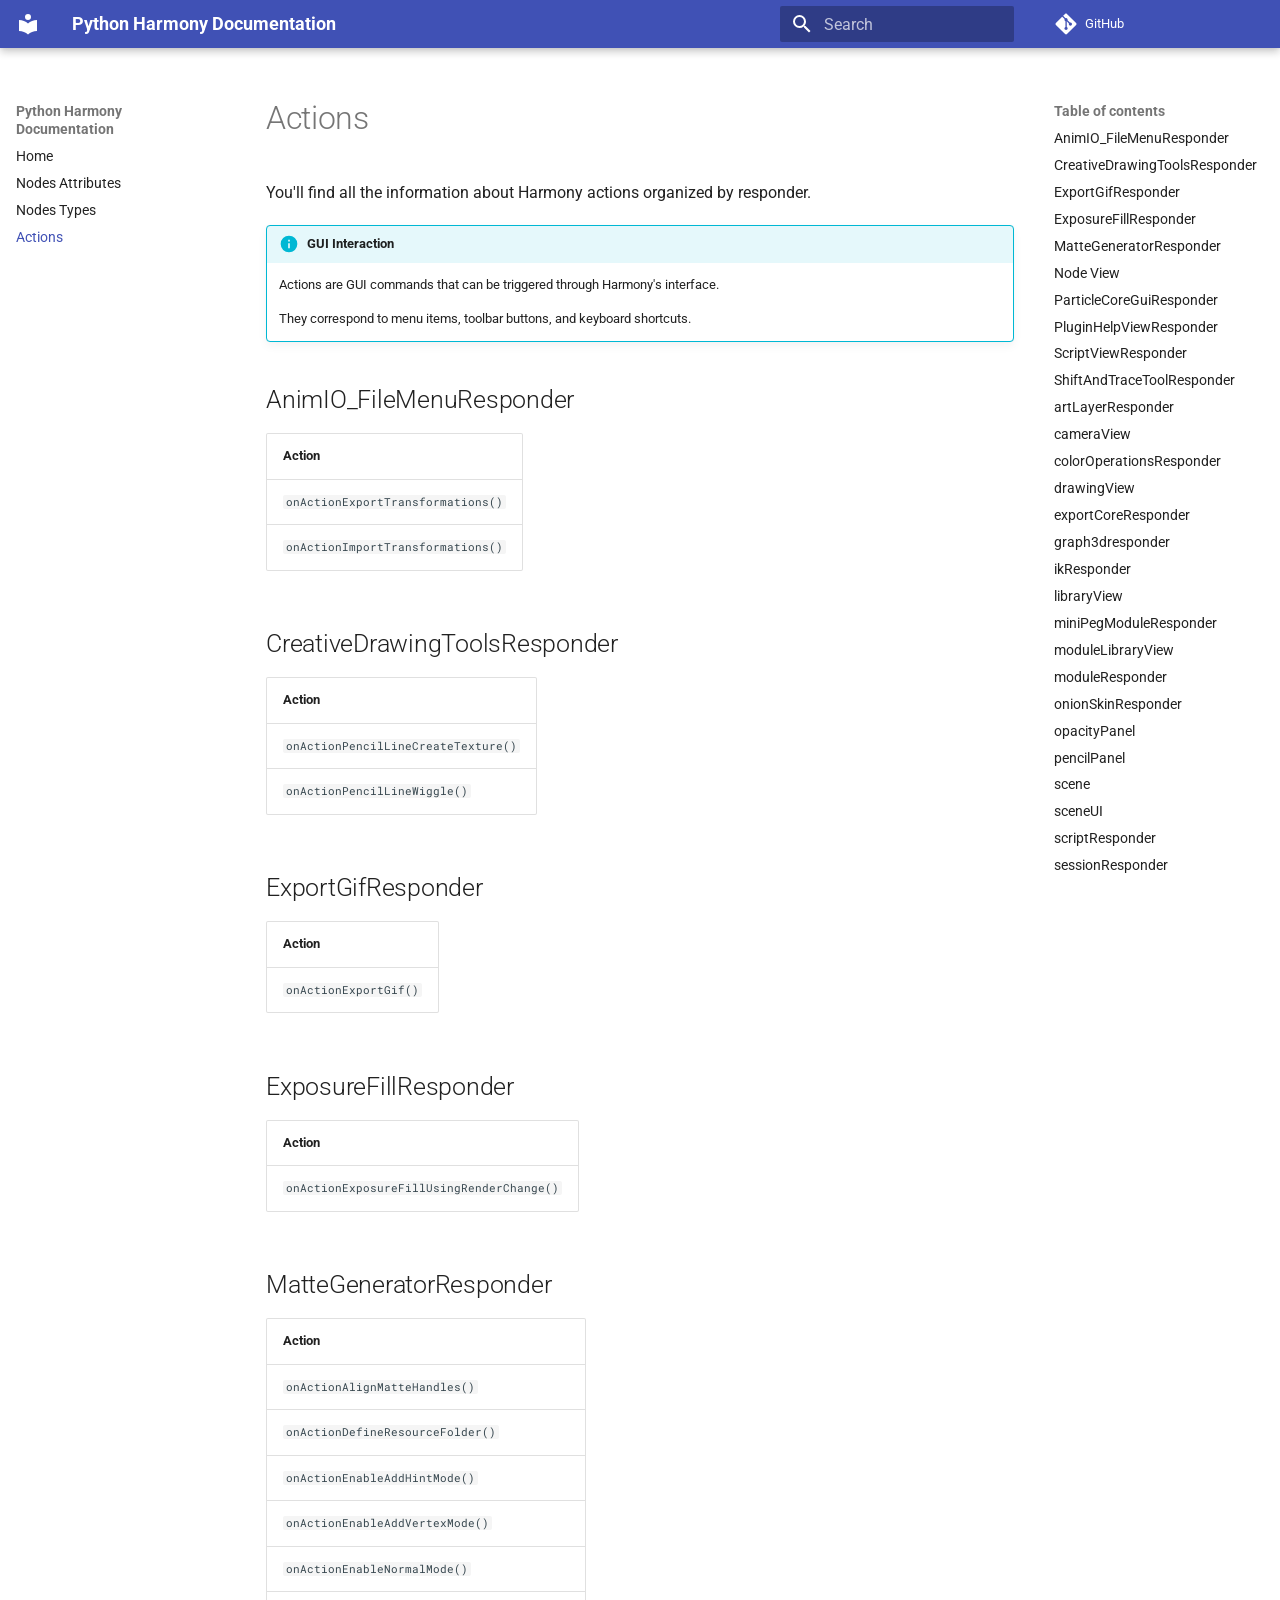
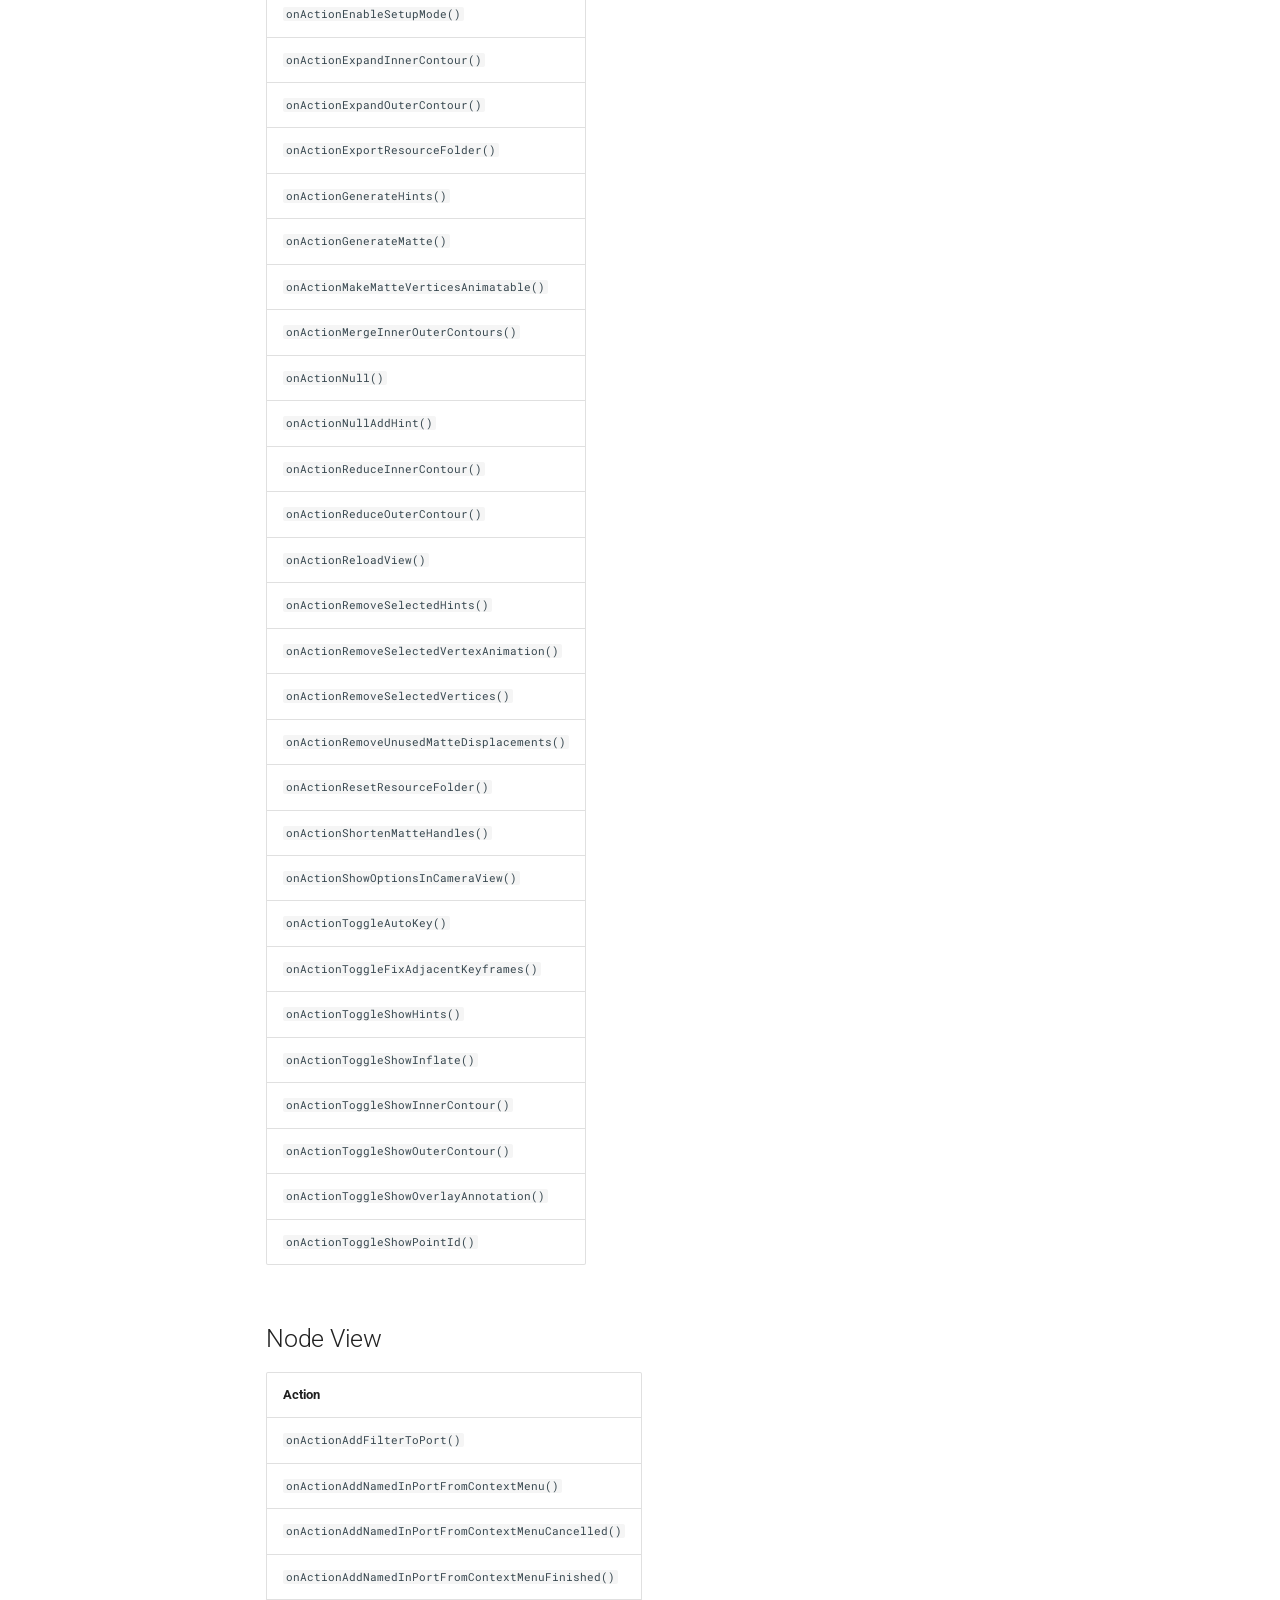
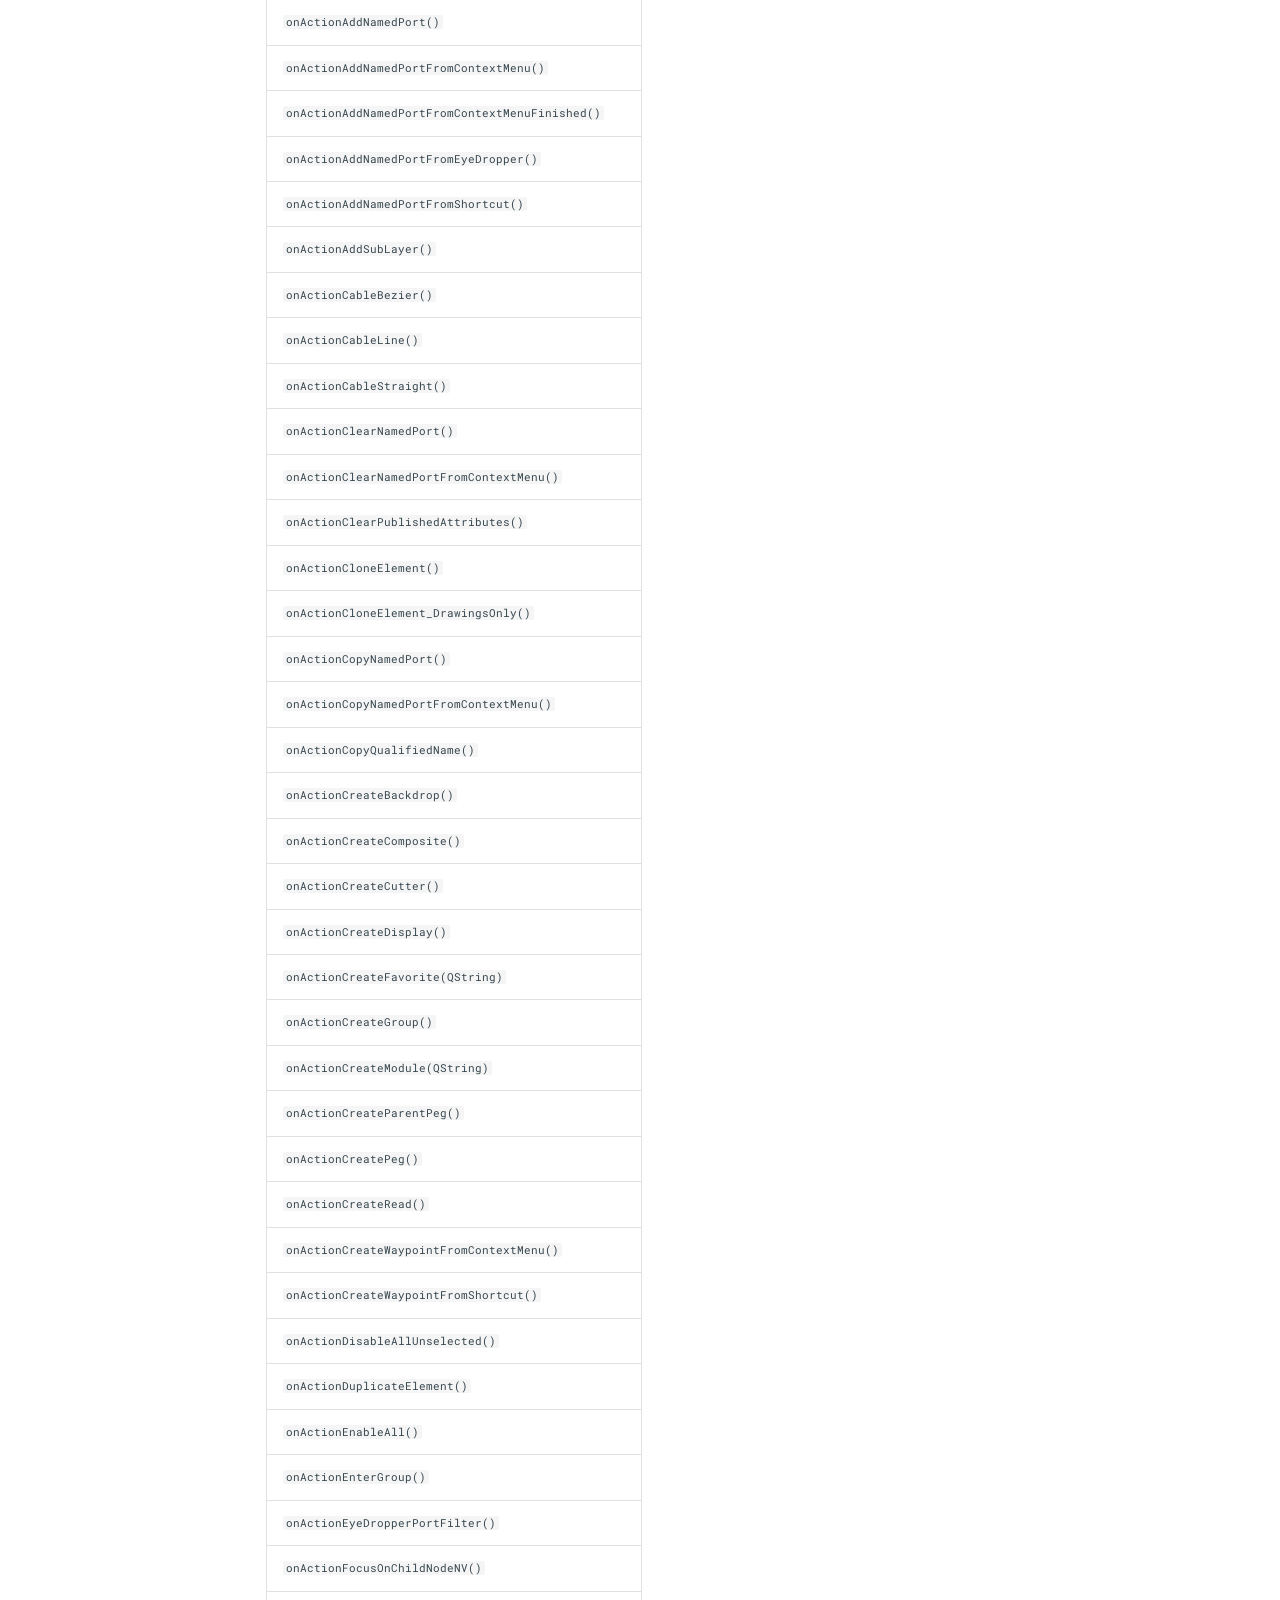
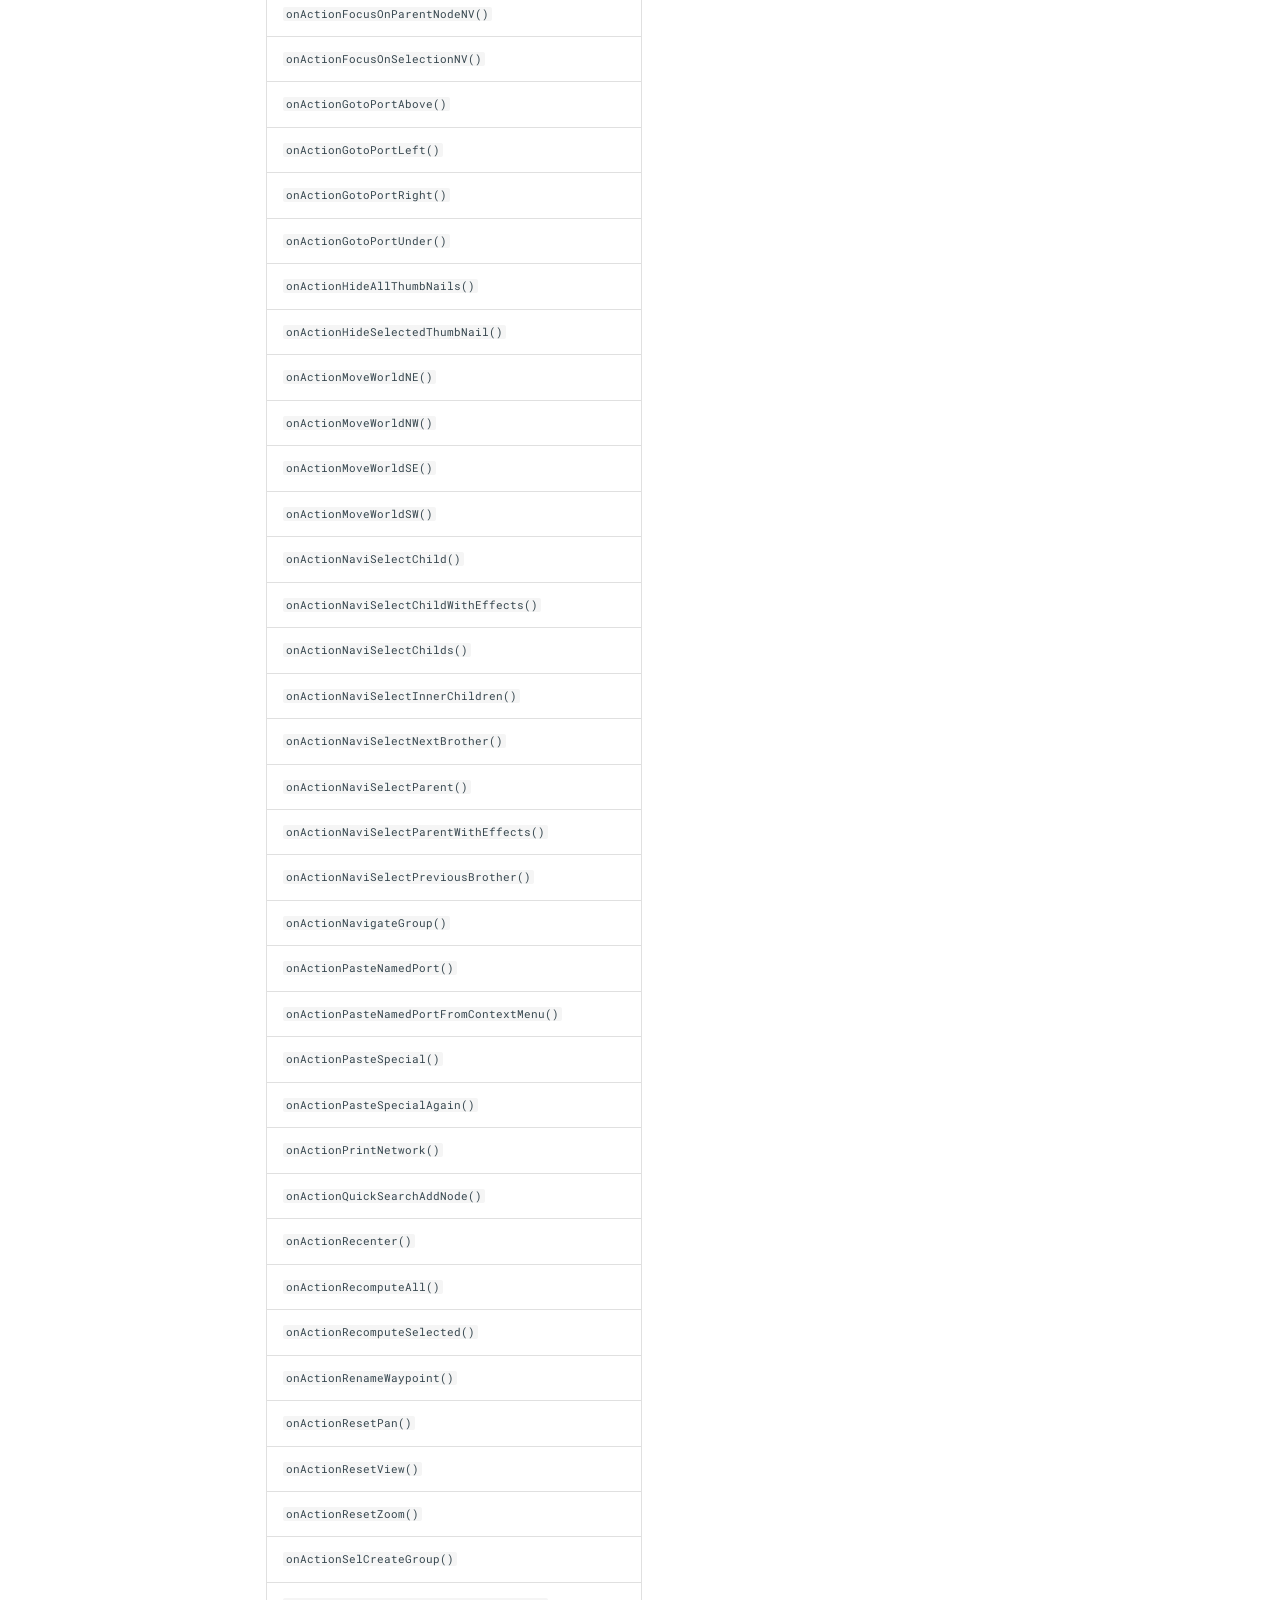
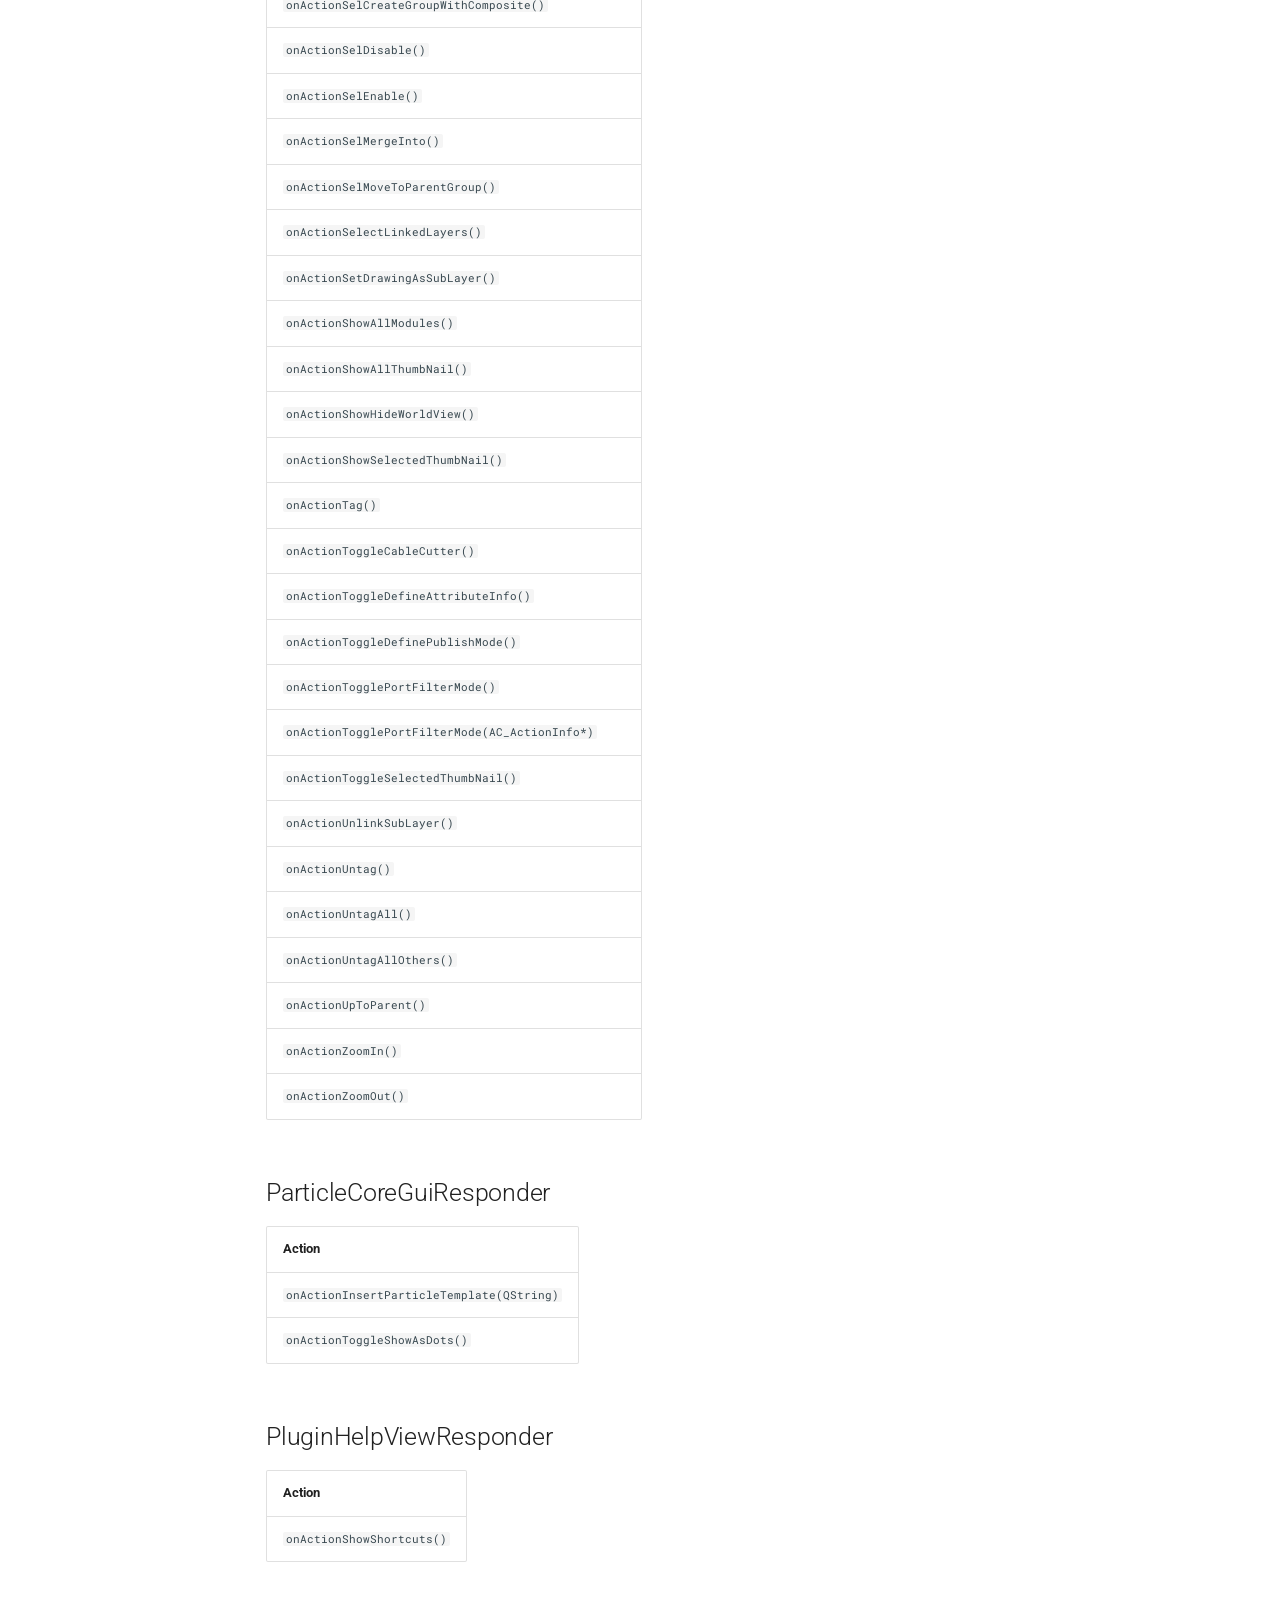
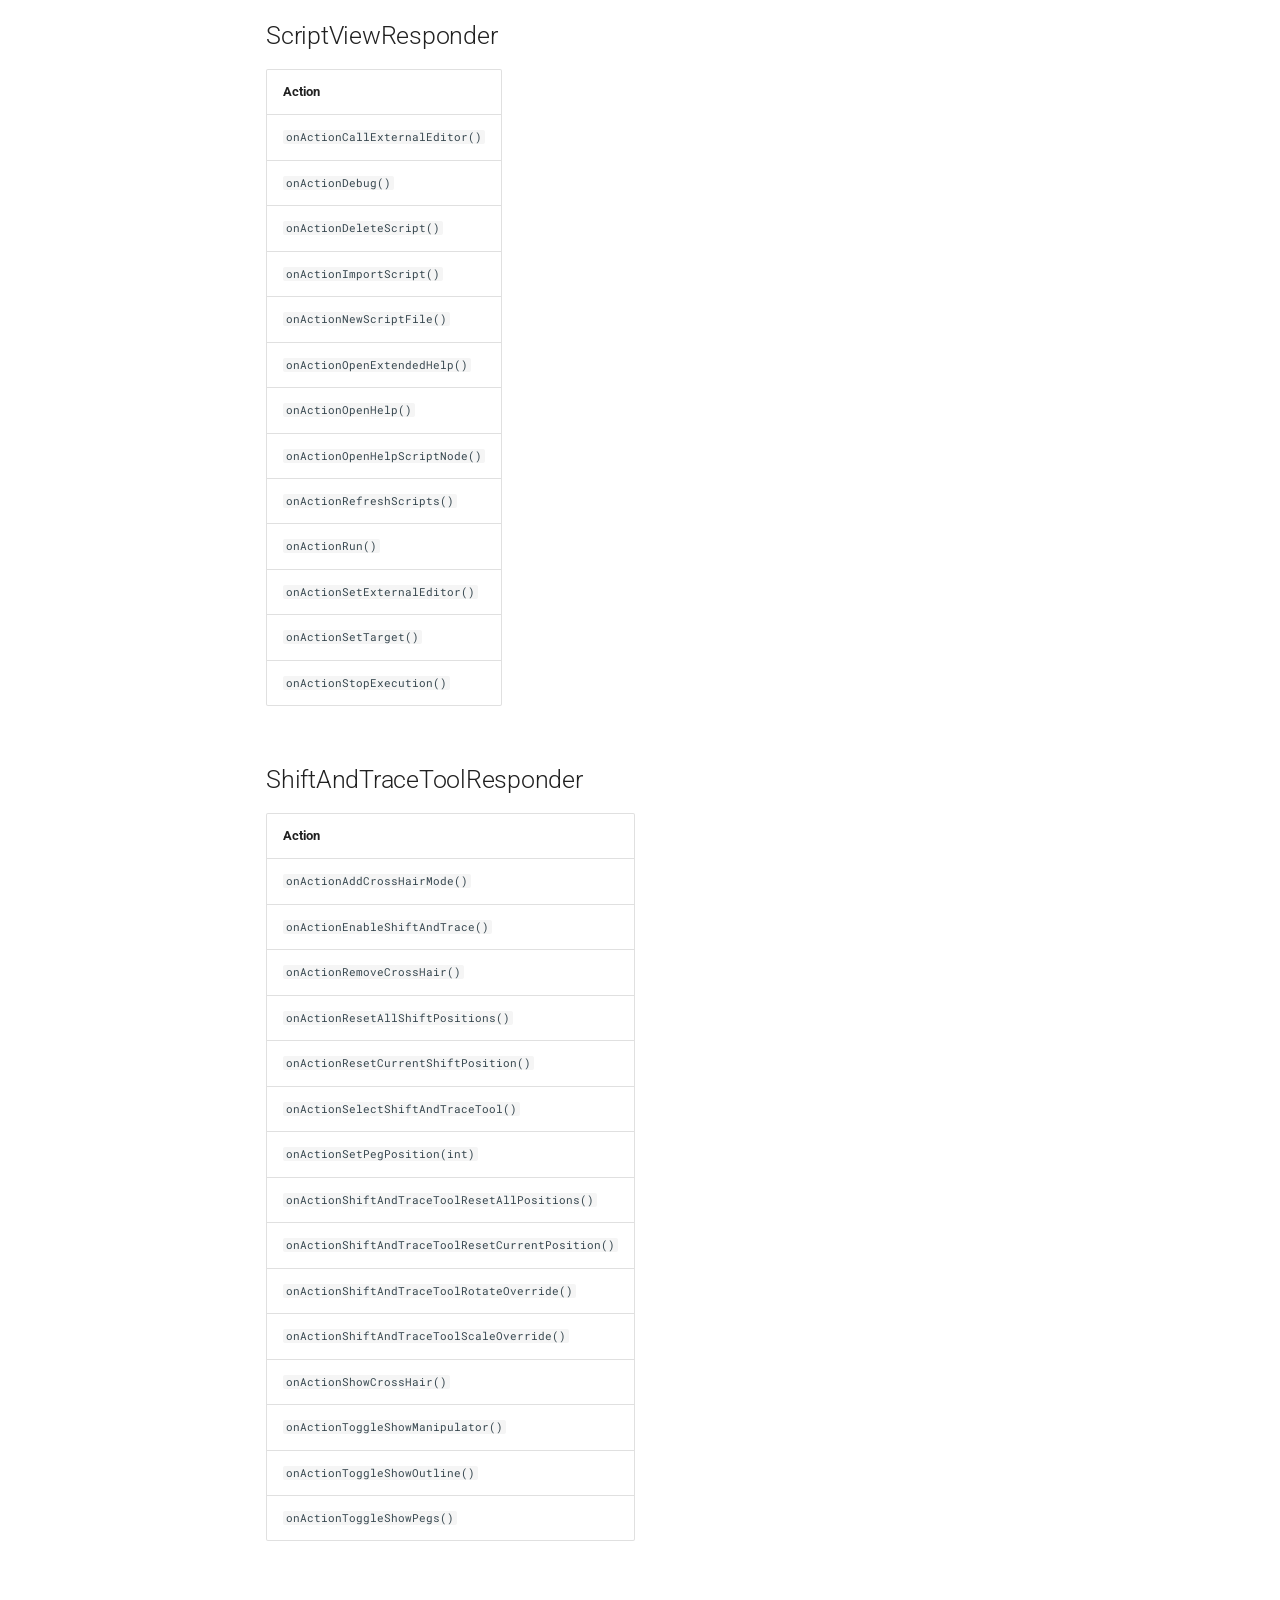
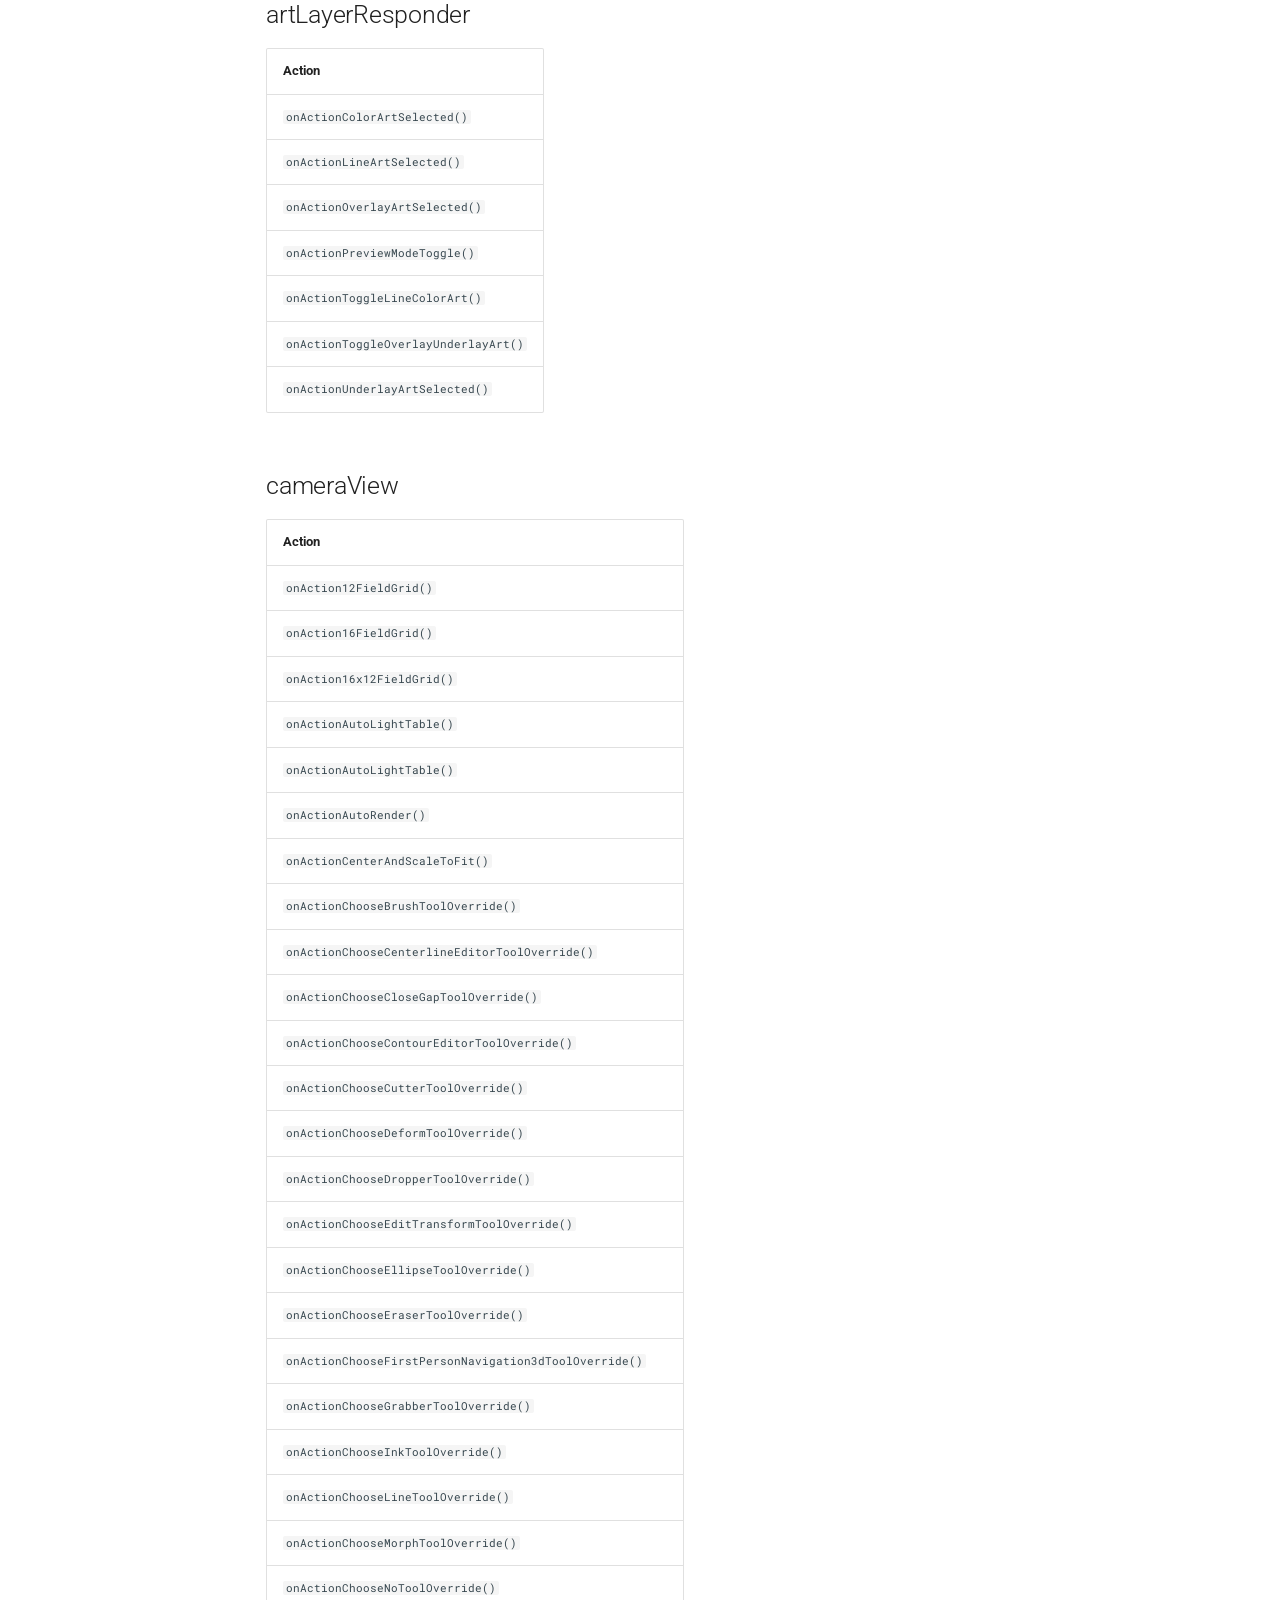
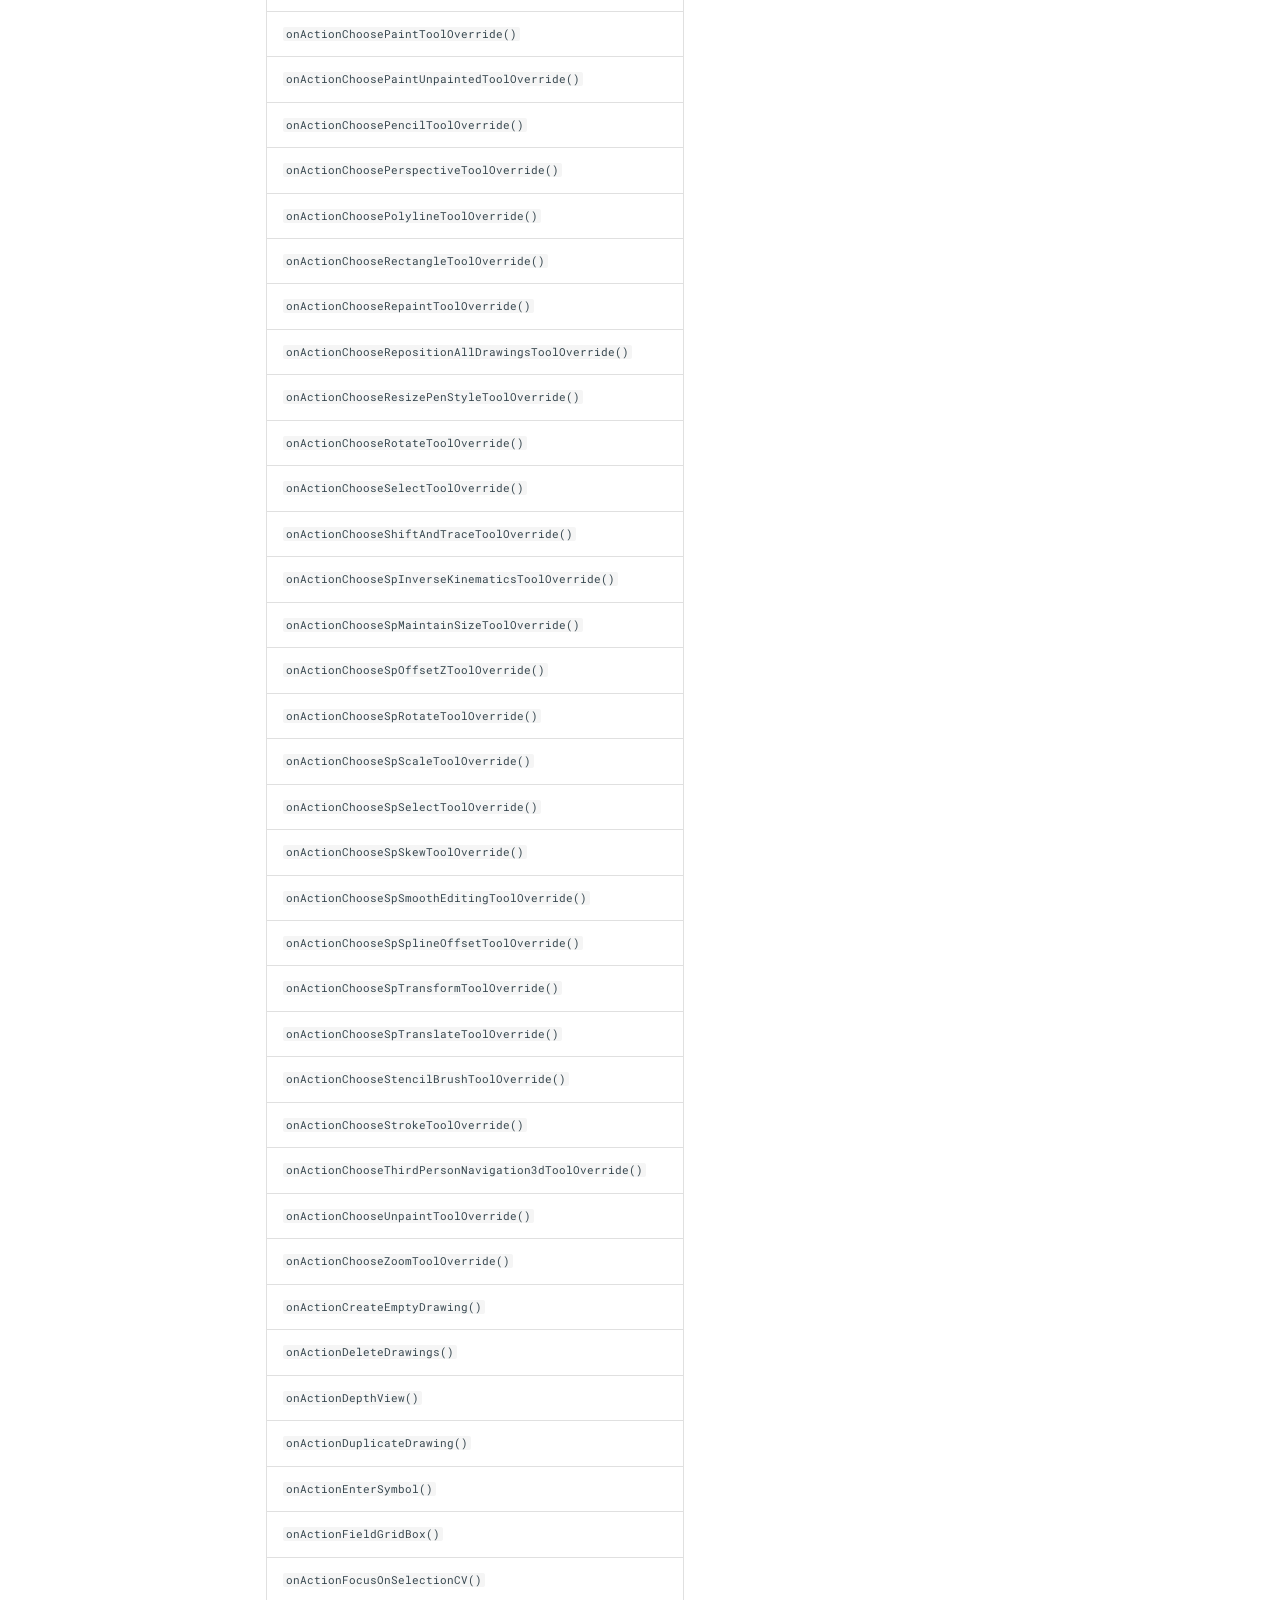
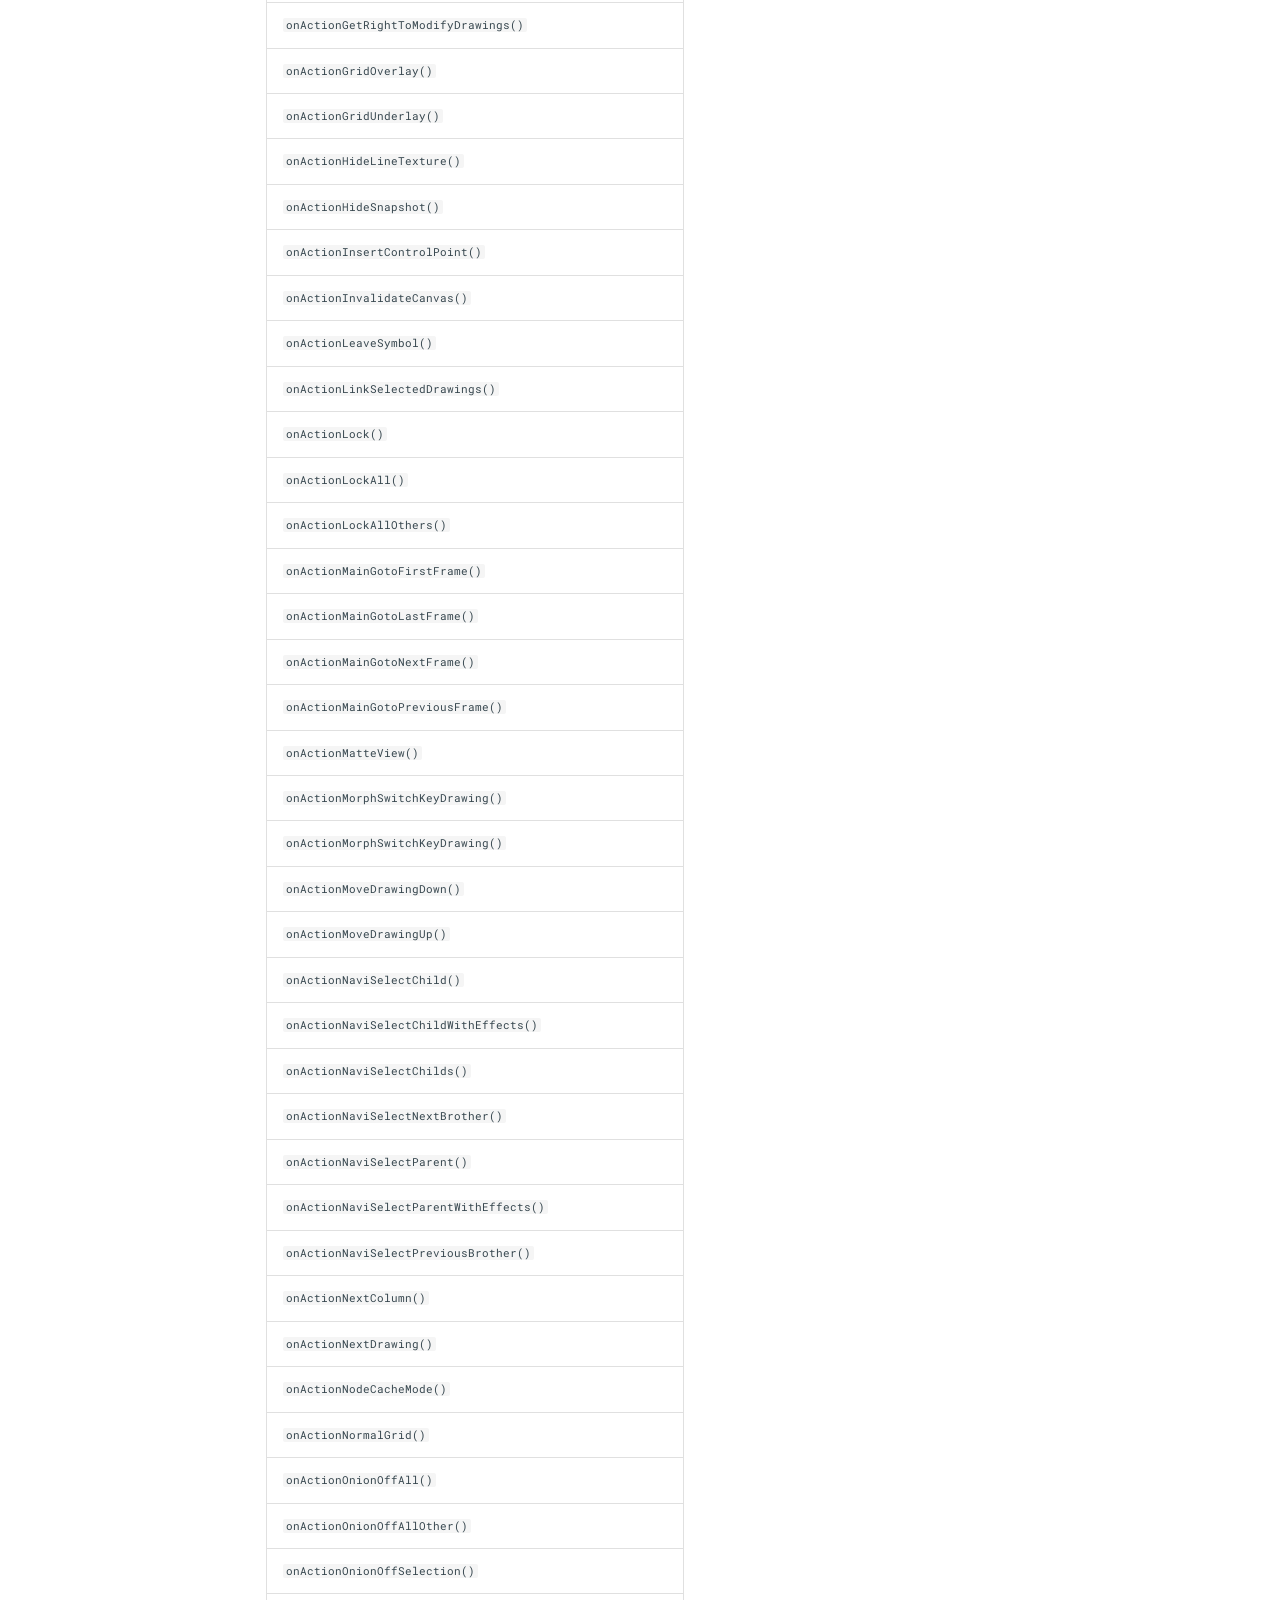
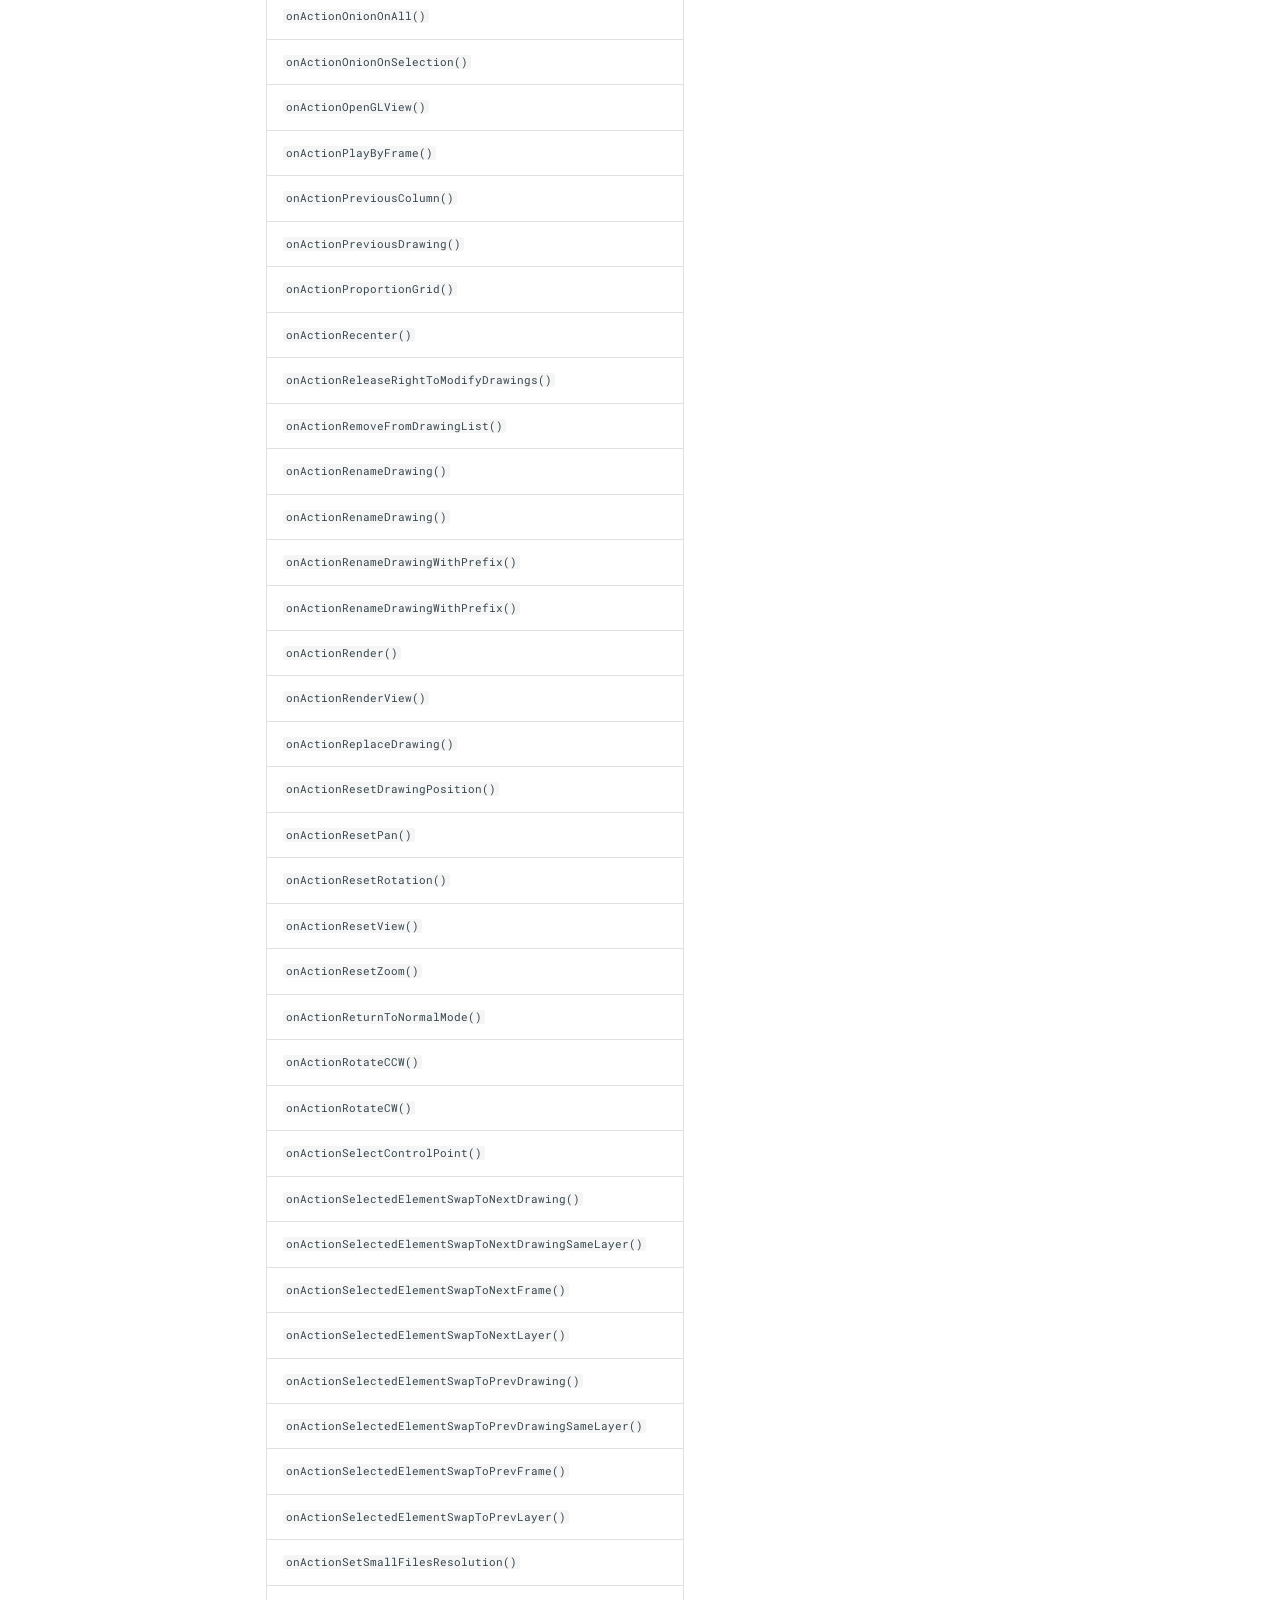
<file: site/python-harmony/actions.html>
<!doctype html>
<html lang="en" class="no-js">
  <head>
    
      <meta charset="utf-8">
      <meta name="viewport" content="width=device-width,initial-scale=1">
      
      
      
        <link rel="canonical" href="https://naililian.github.io/python-harmony/actions.html">
      
      
        <link rel="prev" href="nodes_types.html">
      
      
      
        
      
      
      <link rel="icon" href="assets/images/favicon.png">
      <meta name="generator" content="mkdocs-1.6.1, mkdocs-material-9.7.1">
    
    
      
        <title>Actions - Python Harmony Documentation</title>
      
    
    
      <link rel="stylesheet" href="assets/stylesheets/main.484c7ddc.min.css">
      
        
        <link rel="stylesheet" href="assets/stylesheets/palette.ab4e12ef.min.css">
      
      


    
    
      
    
    
      
        
        
        <link rel="preconnect" href="https://fonts.gstatic.com" crossorigin>
        <link rel="stylesheet" href="https://fonts.googleapis.com/css?family=Roboto:300,300i,400,400i,700,700i%7CRoboto+Mono:400,400i,700,700i&display=fallback">
        <style>:root{--md-text-font:"Roboto";--md-code-font:"Roboto Mono"}</style>
      
    
    
      <link rel="stylesheet" href="assets/_mkdocstrings.css">
    
      <link rel="stylesheet" href="stylesheets/custom.css">
    
    <script>__md_scope=new URL(".",location),__md_hash=e=>[...e].reduce(((e,_)=>(e<<5)-e+_.charCodeAt(0)),0),__md_get=(e,_=localStorage,t=__md_scope)=>JSON.parse(_.getItem(t.pathname+"."+e)),__md_set=(e,_,t=localStorage,a=__md_scope)=>{try{t.setItem(a.pathname+"."+e,JSON.stringify(_))}catch(e){}}</script>
    
      

    
    
  </head>
  
  
    
    
    
    
    
    <body dir="ltr" data-md-color-scheme="default" data-md-color-primary="indigo" data-md-color-accent="indigo">
  
    
    <input class="md-toggle" data-md-toggle="drawer" type="checkbox" id="__drawer" autocomplete="off">
    <input class="md-toggle" data-md-toggle="search" type="checkbox" id="__search" autocomplete="off">
    <label class="md-overlay" for="__drawer"></label>
    <div data-md-component="skip">
      
        
        <a href="#actions" class="md-skip">
          Skip to content
        </a>
      
    </div>
    <div data-md-component="announce">
      
    </div>
    
    
      

  

<header class="md-header md-header--shadow" data-md-component="header">
  <nav class="md-header__inner md-grid" aria-label="Header">
    <a href="index.html" title="Python Harmony Documentation" class="md-header__button md-logo" aria-label="Python Harmony Documentation" data-md-component="logo">
      
  
  <svg xmlns="http://www.w3.org/2000/svg" viewBox="0 0 24 24"><path d="M12 8a3 3 0 0 0 3-3 3 3 0 0 0-3-3 3 3 0 0 0-3 3 3 3 0 0 0 3 3m0 3.54C9.64 9.35 6.5 8 3 8v11c3.5 0 6.64 1.35 9 3.54 2.36-2.19 5.5-3.54 9-3.54V8c-3.5 0-6.64 1.35-9 3.54"/></svg>

    </a>
    <label class="md-header__button md-icon" for="__drawer">
      
      <svg xmlns="http://www.w3.org/2000/svg" viewBox="0 0 24 24"><path d="M3 6h18v2H3zm0 5h18v2H3zm0 5h18v2H3z"/></svg>
    </label>
    <div class="md-header__title" data-md-component="header-title">
      <div class="md-header__ellipsis">
        <div class="md-header__topic">
          <span class="md-ellipsis">
            Python Harmony Documentation
          </span>
        </div>
        <div class="md-header__topic" data-md-component="header-topic">
          <span class="md-ellipsis">
            
              Actions
            
          </span>
        </div>
      </div>
    </div>
    
      
    
    
    
    
      
      
        <label class="md-header__button md-icon" for="__search">
          
          <svg xmlns="http://www.w3.org/2000/svg" viewBox="0 0 24 24"><path d="M9.5 3A6.5 6.5 0 0 1 16 9.5c0 1.61-.59 3.09-1.56 4.23l.27.27h.79l5 5-1.5 1.5-5-5v-.79l-.27-.27A6.52 6.52 0 0 1 9.5 16 6.5 6.5 0 0 1 3 9.5 6.5 6.5 0 0 1 9.5 3m0 2C7 5 5 7 5 9.5S7 14 9.5 14 14 12 14 9.5 12 5 9.5 5"/></svg>
        </label>
        <div class="md-search" data-md-component="search" role="dialog">
  <label class="md-search__overlay" for="__search"></label>
  <div class="md-search__inner" role="search">
    <form class="md-search__form" name="search">
      <input type="text" class="md-search__input" name="query" aria-label="Search" placeholder="Search" autocapitalize="off" autocorrect="off" autocomplete="off" spellcheck="false" data-md-component="search-query" required>
      <label class="md-search__icon md-icon" for="__search">
        
        <svg xmlns="http://www.w3.org/2000/svg" viewBox="0 0 24 24"><path d="M9.5 3A6.5 6.5 0 0 1 16 9.5c0 1.61-.59 3.09-1.56 4.23l.27.27h.79l5 5-1.5 1.5-5-5v-.79l-.27-.27A6.52 6.52 0 0 1 9.5 16 6.5 6.5 0 0 1 3 9.5 6.5 6.5 0 0 1 9.5 3m0 2C7 5 5 7 5 9.5S7 14 9.5 14 14 12 14 9.5 12 5 9.5 5"/></svg>
        
        <svg xmlns="http://www.w3.org/2000/svg" viewBox="0 0 24 24"><path d="M20 11v2H8l5.5 5.5-1.42 1.42L4.16 12l7.92-7.92L13.5 5.5 8 11z"/></svg>
      </label>
      <nav class="md-search__options" aria-label="Search">
        
        <button type="reset" class="md-search__icon md-icon" title="Clear" aria-label="Clear" tabindex="-1">
          
          <svg xmlns="http://www.w3.org/2000/svg" viewBox="0 0 24 24"><path d="M19 6.41 17.59 5 12 10.59 6.41 5 5 6.41 10.59 12 5 17.59 6.41 19 12 13.41 17.59 19 19 17.59 13.41 12z"/></svg>
        </button>
      </nav>
      
    </form>
    <div class="md-search__output">
      <div class="md-search__scrollwrap" tabindex="0" data-md-scrollfix>
        <div class="md-search-result" data-md-component="search-result">
          <div class="md-search-result__meta">
            Initializing search
          </div>
          <ol class="md-search-result__list" role="presentation"></ol>
        </div>
      </div>
    </div>
  </div>
</div>
      
    
    
      <div class="md-header__source">
        <a href="https://github.com/naililian/naililian.github.io" title="Go to repository" class="md-source" data-md-component="source">
  <div class="md-source__icon md-icon">
    
    <svg xmlns="http://www.w3.org/2000/svg" viewBox="0 0 448 512"><!--! Font Awesome Free 7.1.0 by @fontawesome - https://fontawesome.com License - https://fontawesome.com/license/free (Icons: CC BY 4.0, Fonts: SIL OFL 1.1, Code: MIT License) Copyright 2025 Fonticons, Inc.--><path d="M439.6 236.1 244 40.5c-5.4-5.5-12.8-8.5-20.4-8.5s-15 3-20.4 8.4L162.5 81l51.5 51.5c27.1-9.1 52.7 16.8 43.4 43.7l49.7 49.7c34.2-11.8 61.2 31 35.5 56.7-26.5 26.5-70.2-2.9-56-37.3L240.3 199v121.9c25.3 12.5 22.3 41.8 9.1 55-6.4 6.4-15.2 10.1-24.3 10.1s-17.8-3.6-24.3-10.1c-17.6-17.6-11.1-46.9 11.2-56v-123c-20.8-8.5-24.6-30.7-18.6-45L142.6 101 8.5 235.1C3 240.6 0 247.9 0 255.5s3 15 8.5 20.4l195.6 195.7c5.4 5.4 12.7 8.4 20.4 8.4s15-3 20.4-8.4l194.7-194.7c5.4-5.4 8.4-12.8 8.4-20.4s-3-15-8.4-20.4"/></svg>
  </div>
  <div class="md-source__repository">
    GitHub
  </div>
</a>
      </div>
    
  </nav>
  
</header>
    
    <div class="md-container" data-md-component="container">
      
      
        
          
        
      
      <main class="md-main" data-md-component="main">
        <div class="md-main__inner md-grid">
          
            
              
              <div class="md-sidebar md-sidebar--primary" data-md-component="sidebar" data-md-type="navigation" >
                <div class="md-sidebar__scrollwrap">
                  <div class="md-sidebar__inner">
                    



<nav class="md-nav md-nav--primary" aria-label="Navigation" data-md-level="0">
  <label class="md-nav__title" for="__drawer">
    <a href="index.html" title="Python Harmony Documentation" class="md-nav__button md-logo" aria-label="Python Harmony Documentation" data-md-component="logo">
      
  
  <svg xmlns="http://www.w3.org/2000/svg" viewBox="0 0 24 24"><path d="M12 8a3 3 0 0 0 3-3 3 3 0 0 0-3-3 3 3 0 0 0-3 3 3 3 0 0 0 3 3m0 3.54C9.64 9.35 6.5 8 3 8v11c3.5 0 6.64 1.35 9 3.54 2.36-2.19 5.5-3.54 9-3.54V8c-3.5 0-6.64 1.35-9 3.54"/></svg>

    </a>
    Python Harmony Documentation
  </label>
  
    <div class="md-nav__source">
      <a href="https://github.com/naililian/naililian.github.io" title="Go to repository" class="md-source" data-md-component="source">
  <div class="md-source__icon md-icon">
    
    <svg xmlns="http://www.w3.org/2000/svg" viewBox="0 0 448 512"><!--! Font Awesome Free 7.1.0 by @fontawesome - https://fontawesome.com License - https://fontawesome.com/license/free (Icons: CC BY 4.0, Fonts: SIL OFL 1.1, Code: MIT License) Copyright 2025 Fonticons, Inc.--><path d="M439.6 236.1 244 40.5c-5.4-5.5-12.8-8.5-20.4-8.5s-15 3-20.4 8.4L162.5 81l51.5 51.5c27.1-9.1 52.7 16.8 43.4 43.7l49.7 49.7c34.2-11.8 61.2 31 35.5 56.7-26.5 26.5-70.2-2.9-56-37.3L240.3 199v121.9c25.3 12.5 22.3 41.8 9.1 55-6.4 6.4-15.2 10.1-24.3 10.1s-17.8-3.6-24.3-10.1c-17.6-17.6-11.1-46.9 11.2-56v-123c-20.8-8.5-24.6-30.7-18.6-45L142.6 101 8.5 235.1C3 240.6 0 247.9 0 255.5s3 15 8.5 20.4l195.6 195.7c5.4 5.4 12.7 8.4 20.4 8.4s15-3 20.4-8.4l194.7-194.7c5.4-5.4 8.4-12.8 8.4-20.4s-3-15-8.4-20.4"/></svg>
  </div>
  <div class="md-source__repository">
    GitHub
  </div>
</a>
    </div>
  
  <ul class="md-nav__list" data-md-scrollfix>
    
      
      
  
  
  
  
    <li class="md-nav__item">
      <a href="index.html" class="md-nav__link">
        
  
  
  <span class="md-ellipsis">
    
  
    Home
  

    
  </span>
  
  

      </a>
    </li>
  

    
      
      
  
  
  
  
    <li class="md-nav__item">
      <a href="nodes_attributes.html" class="md-nav__link">
        
  
  
  <span class="md-ellipsis">
    
  
    Nodes Attributes
  

    
  </span>
  
  

      </a>
    </li>
  

    
      
      
  
  
  
  
    <li class="md-nav__item">
      <a href="nodes_types.html" class="md-nav__link">
        
  
  
  <span class="md-ellipsis">
    
  
    Nodes Types
  

    
  </span>
  
  

      </a>
    </li>
  

    
      
      
  
  
    
  
  
  
    <li class="md-nav__item md-nav__item--active">
      
      <input class="md-nav__toggle md-toggle" type="checkbox" id="__toc">
      
      
        
      
      
        <label class="md-nav__link md-nav__link--active" for="__toc">
          
  
  
  <span class="md-ellipsis">
    
  
    Actions
  

    
  </span>
  
  

          <span class="md-nav__icon md-icon"></span>
        </label>
      
      <a href="actions.html" class="md-nav__link md-nav__link--active">
        
  
  
  <span class="md-ellipsis">
    
  
    Actions
  

    
  </span>
  
  

      </a>
      
        

<nav class="md-nav md-nav--secondary" aria-label="Table of contents">
  
  
  
    
  
  
    <label class="md-nav__title" for="__toc">
      <span class="md-nav__icon md-icon"></span>
      Table of contents
    </label>
    <ul class="md-nav__list" data-md-component="toc" data-md-scrollfix>
      
        <li class="md-nav__item">
  <a href="#animio_filemenuresponder" class="md-nav__link">
    <span class="md-ellipsis">
      
        AnimIO_FileMenuResponder
      
    </span>
  </a>
  
</li>
      
        <li class="md-nav__item">
  <a href="#creativedrawingtoolsresponder" class="md-nav__link">
    <span class="md-ellipsis">
      
        CreativeDrawingToolsResponder
      
    </span>
  </a>
  
</li>
      
        <li class="md-nav__item">
  <a href="#exportgifresponder" class="md-nav__link">
    <span class="md-ellipsis">
      
        ExportGifResponder
      
    </span>
  </a>
  
</li>
      
        <li class="md-nav__item">
  <a href="#exposurefillresponder" class="md-nav__link">
    <span class="md-ellipsis">
      
        ExposureFillResponder
      
    </span>
  </a>
  
</li>
      
        <li class="md-nav__item">
  <a href="#mattegeneratorresponder" class="md-nav__link">
    <span class="md-ellipsis">
      
        MatteGeneratorResponder
      
    </span>
  </a>
  
</li>
      
        <li class="md-nav__item">
  <a href="#node-view" class="md-nav__link">
    <span class="md-ellipsis">
      
        Node View
      
    </span>
  </a>
  
</li>
      
        <li class="md-nav__item">
  <a href="#particlecoreguiresponder" class="md-nav__link">
    <span class="md-ellipsis">
      
        ParticleCoreGuiResponder
      
    </span>
  </a>
  
</li>
      
        <li class="md-nav__item">
  <a href="#pluginhelpviewresponder" class="md-nav__link">
    <span class="md-ellipsis">
      
        PluginHelpViewResponder
      
    </span>
  </a>
  
</li>
      
        <li class="md-nav__item">
  <a href="#scriptviewresponder" class="md-nav__link">
    <span class="md-ellipsis">
      
        ScriptViewResponder
      
    </span>
  </a>
  
</li>
      
        <li class="md-nav__item">
  <a href="#shiftandtracetoolresponder" class="md-nav__link">
    <span class="md-ellipsis">
      
        ShiftAndTraceToolResponder
      
    </span>
  </a>
  
</li>
      
        <li class="md-nav__item">
  <a href="#artlayerresponder" class="md-nav__link">
    <span class="md-ellipsis">
      
        artLayerResponder
      
    </span>
  </a>
  
</li>
      
        <li class="md-nav__item">
  <a href="#cameraview" class="md-nav__link">
    <span class="md-ellipsis">
      
        cameraView
      
    </span>
  </a>
  
</li>
      
        <li class="md-nav__item">
  <a href="#coloroperationsresponder" class="md-nav__link">
    <span class="md-ellipsis">
      
        colorOperationsResponder
      
    </span>
  </a>
  
</li>
      
        <li class="md-nav__item">
  <a href="#drawingview" class="md-nav__link">
    <span class="md-ellipsis">
      
        drawingView
      
    </span>
  </a>
  
</li>
      
        <li class="md-nav__item">
  <a href="#exportcoreresponder" class="md-nav__link">
    <span class="md-ellipsis">
      
        exportCoreResponder
      
    </span>
  </a>
  
</li>
      
        <li class="md-nav__item">
  <a href="#graph3dresponder" class="md-nav__link">
    <span class="md-ellipsis">
      
        graph3dresponder
      
    </span>
  </a>
  
</li>
      
        <li class="md-nav__item">
  <a href="#ikresponder" class="md-nav__link">
    <span class="md-ellipsis">
      
        ikResponder
      
    </span>
  </a>
  
</li>
      
        <li class="md-nav__item">
  <a href="#libraryview" class="md-nav__link">
    <span class="md-ellipsis">
      
        libraryView
      
    </span>
  </a>
  
</li>
      
        <li class="md-nav__item">
  <a href="#minipegmoduleresponder" class="md-nav__link">
    <span class="md-ellipsis">
      
        miniPegModuleResponder
      
    </span>
  </a>
  
</li>
      
        <li class="md-nav__item">
  <a href="#modulelibraryview" class="md-nav__link">
    <span class="md-ellipsis">
      
        moduleLibraryView
      
    </span>
  </a>
  
</li>
      
        <li class="md-nav__item">
  <a href="#moduleresponder" class="md-nav__link">
    <span class="md-ellipsis">
      
        moduleResponder
      
    </span>
  </a>
  
</li>
      
        <li class="md-nav__item">
  <a href="#onionskinresponder" class="md-nav__link">
    <span class="md-ellipsis">
      
        onionSkinResponder
      
    </span>
  </a>
  
</li>
      
        <li class="md-nav__item">
  <a href="#opacitypanel" class="md-nav__link">
    <span class="md-ellipsis">
      
        opacityPanel
      
    </span>
  </a>
  
</li>
      
        <li class="md-nav__item">
  <a href="#pencilpanel" class="md-nav__link">
    <span class="md-ellipsis">
      
        pencilPanel
      
    </span>
  </a>
  
</li>
      
        <li class="md-nav__item">
  <a href="#scene" class="md-nav__link">
    <span class="md-ellipsis">
      
        scene
      
    </span>
  </a>
  
</li>
      
        <li class="md-nav__item">
  <a href="#sceneui" class="md-nav__link">
    <span class="md-ellipsis">
      
        sceneUI
      
    </span>
  </a>
  
</li>
      
        <li class="md-nav__item">
  <a href="#scriptresponder" class="md-nav__link">
    <span class="md-ellipsis">
      
        scriptResponder
      
    </span>
  </a>
  
</li>
      
        <li class="md-nav__item">
  <a href="#sessionresponder" class="md-nav__link">
    <span class="md-ellipsis">
      
        sessionResponder
      
    </span>
  </a>
  
</li>
      
        <li class="md-nav__item">
  <a href="#texturepanel" class="md-nav__link">
    <span class="md-ellipsis">
      
        texturePanel
      
    </span>
  </a>
  
</li>
      
        <li class="md-nav__item">
  <a href="#timelineview" class="md-nav__link">
    <span class="md-ellipsis">
      
        timelineView
      
    </span>
  </a>
  
</li>
      
        <li class="md-nav__item">
  <a href="#toolproperties" class="md-nav__link">
    <span class="md-ellipsis">
      
        toolProperties
      
    </span>
  </a>
  
</li>
      
        <li class="md-nav__item">
  <a href="#xsheetview" class="md-nav__link">
    <span class="md-ellipsis">
      
        xsheetView
      
    </span>
  </a>
  
</li>
      
    </ul>
  
</nav>
      
    </li>
  

    
  </ul>
</nav>
                  </div>
                </div>
              </div>
            
            
              
              <div class="md-sidebar md-sidebar--secondary" data-md-component="sidebar" data-md-type="toc" >
                <div class="md-sidebar__scrollwrap">
                  <div class="md-sidebar__inner">
                    

<nav class="md-nav md-nav--secondary" aria-label="Table of contents">
  
  
  
    
  
  
    <label class="md-nav__title" for="__toc">
      <span class="md-nav__icon md-icon"></span>
      Table of contents
    </label>
    <ul class="md-nav__list" data-md-component="toc" data-md-scrollfix>
      
        <li class="md-nav__item">
  <a href="#animio_filemenuresponder" class="md-nav__link">
    <span class="md-ellipsis">
      
        AnimIO_FileMenuResponder
      
    </span>
  </a>
  
</li>
      
        <li class="md-nav__item">
  <a href="#creativedrawingtoolsresponder" class="md-nav__link">
    <span class="md-ellipsis">
      
        CreativeDrawingToolsResponder
      
    </span>
  </a>
  
</li>
      
        <li class="md-nav__item">
  <a href="#exportgifresponder" class="md-nav__link">
    <span class="md-ellipsis">
      
        ExportGifResponder
      
    </span>
  </a>
  
</li>
      
        <li class="md-nav__item">
  <a href="#exposurefillresponder" class="md-nav__link">
    <span class="md-ellipsis">
      
        ExposureFillResponder
      
    </span>
  </a>
  
</li>
      
        <li class="md-nav__item">
  <a href="#mattegeneratorresponder" class="md-nav__link">
    <span class="md-ellipsis">
      
        MatteGeneratorResponder
      
    </span>
  </a>
  
</li>
      
        <li class="md-nav__item">
  <a href="#node-view" class="md-nav__link">
    <span class="md-ellipsis">
      
        Node View
      
    </span>
  </a>
  
</li>
      
        <li class="md-nav__item">
  <a href="#particlecoreguiresponder" class="md-nav__link">
    <span class="md-ellipsis">
      
        ParticleCoreGuiResponder
      
    </span>
  </a>
  
</li>
      
        <li class="md-nav__item">
  <a href="#pluginhelpviewresponder" class="md-nav__link">
    <span class="md-ellipsis">
      
        PluginHelpViewResponder
      
    </span>
  </a>
  
</li>
      
        <li class="md-nav__item">
  <a href="#scriptviewresponder" class="md-nav__link">
    <span class="md-ellipsis">
      
        ScriptViewResponder
      
    </span>
  </a>
  
</li>
      
        <li class="md-nav__item">
  <a href="#shiftandtracetoolresponder" class="md-nav__link">
    <span class="md-ellipsis">
      
        ShiftAndTraceToolResponder
      
    </span>
  </a>
  
</li>
      
        <li class="md-nav__item">
  <a href="#artlayerresponder" class="md-nav__link">
    <span class="md-ellipsis">
      
        artLayerResponder
      
    </span>
  </a>
  
</li>
      
        <li class="md-nav__item">
  <a href="#cameraview" class="md-nav__link">
    <span class="md-ellipsis">
      
        cameraView
      
    </span>
  </a>
  
</li>
      
        <li class="md-nav__item">
  <a href="#coloroperationsresponder" class="md-nav__link">
    <span class="md-ellipsis">
      
        colorOperationsResponder
      
    </span>
  </a>
  
</li>
      
        <li class="md-nav__item">
  <a href="#drawingview" class="md-nav__link">
    <span class="md-ellipsis">
      
        drawingView
      
    </span>
  </a>
  
</li>
      
        <li class="md-nav__item">
  <a href="#exportcoreresponder" class="md-nav__link">
    <span class="md-ellipsis">
      
        exportCoreResponder
      
    </span>
  </a>
  
</li>
      
        <li class="md-nav__item">
  <a href="#graph3dresponder" class="md-nav__link">
    <span class="md-ellipsis">
      
        graph3dresponder
      
    </span>
  </a>
  
</li>
      
        <li class="md-nav__item">
  <a href="#ikresponder" class="md-nav__link">
    <span class="md-ellipsis">
      
        ikResponder
      
    </span>
  </a>
  
</li>
      
        <li class="md-nav__item">
  <a href="#libraryview" class="md-nav__link">
    <span class="md-ellipsis">
      
        libraryView
      
    </span>
  </a>
  
</li>
      
        <li class="md-nav__item">
  <a href="#minipegmoduleresponder" class="md-nav__link">
    <span class="md-ellipsis">
      
        miniPegModuleResponder
      
    </span>
  </a>
  
</li>
      
        <li class="md-nav__item">
  <a href="#modulelibraryview" class="md-nav__link">
    <span class="md-ellipsis">
      
        moduleLibraryView
      
    </span>
  </a>
  
</li>
      
        <li class="md-nav__item">
  <a href="#moduleresponder" class="md-nav__link">
    <span class="md-ellipsis">
      
        moduleResponder
      
    </span>
  </a>
  
</li>
      
        <li class="md-nav__item">
  <a href="#onionskinresponder" class="md-nav__link">
    <span class="md-ellipsis">
      
        onionSkinResponder
      
    </span>
  </a>
  
</li>
      
        <li class="md-nav__item">
  <a href="#opacitypanel" class="md-nav__link">
    <span class="md-ellipsis">
      
        opacityPanel
      
    </span>
  </a>
  
</li>
      
        <li class="md-nav__item">
  <a href="#pencilpanel" class="md-nav__link">
    <span class="md-ellipsis">
      
        pencilPanel
      
    </span>
  </a>
  
</li>
      
        <li class="md-nav__item">
  <a href="#scene" class="md-nav__link">
    <span class="md-ellipsis">
      
        scene
      
    </span>
  </a>
  
</li>
      
        <li class="md-nav__item">
  <a href="#sceneui" class="md-nav__link">
    <span class="md-ellipsis">
      
        sceneUI
      
    </span>
  </a>
  
</li>
      
        <li class="md-nav__item">
  <a href="#scriptresponder" class="md-nav__link">
    <span class="md-ellipsis">
      
        scriptResponder
      
    </span>
  </a>
  
</li>
      
        <li class="md-nav__item">
  <a href="#sessionresponder" class="md-nav__link">
    <span class="md-ellipsis">
      
        sessionResponder
      
    </span>
  </a>
  
</li>
      
        <li class="md-nav__item">
  <a href="#texturepanel" class="md-nav__link">
    <span class="md-ellipsis">
      
        texturePanel
      
    </span>
  </a>
  
</li>
      
        <li class="md-nav__item">
  <a href="#timelineview" class="md-nav__link">
    <span class="md-ellipsis">
      
        timelineView
      
    </span>
  </a>
  
</li>
      
        <li class="md-nav__item">
  <a href="#toolproperties" class="md-nav__link">
    <span class="md-ellipsis">
      
        toolProperties
      
    </span>
  </a>
  
</li>
      
        <li class="md-nav__item">
  <a href="#xsheetview" class="md-nav__link">
    <span class="md-ellipsis">
      
        xsheetView
      
    </span>
  </a>
  
</li>
      
    </ul>
  
</nav>
                  </div>
                </div>
              </div>
            
          
          
            <div class="md-content" data-md-component="content">
              
              <article class="md-content__inner md-typeset">
                
                  


  
  


<h1 id="actions">Actions<a class="headerlink" href="#actions" title="Permanent link">&para;</a></h1>
<p>You'll find all the information about Harmony actions organized by responder.</p>
<div class="admonition info">
<p class="admonition-title">GUI Interaction</p>
<p>Actions are GUI commands that can be triggered through Harmony's interface.</p>
<p>They correspond to menu items, toolbar buttons, and keyboard shortcuts.</p>
</div>
<h2 id="animio_filemenuresponder">AnimIO_FileMenuResponder<a class="headerlink" href="#animio_filemenuresponder" title="Permanent link">&para;</a></h2>
<table>
<thead>
<tr>
<th>Action</th>
</tr>
</thead>
<tbody>
<tr>
<td><code>onActionExportTransformations()</code></td>
</tr>
<tr>
<td><code>onActionImportTransformations()</code></td>
</tr>
</tbody>
</table>
<h2 id="creativedrawingtoolsresponder">CreativeDrawingToolsResponder<a class="headerlink" href="#creativedrawingtoolsresponder" title="Permanent link">&para;</a></h2>
<table>
<thead>
<tr>
<th>Action</th>
</tr>
</thead>
<tbody>
<tr>
<td><code>onActionPencilLineCreateTexture()</code></td>
</tr>
<tr>
<td><code>onActionPencilLineWiggle()</code></td>
</tr>
</tbody>
</table>
<h2 id="exportgifresponder">ExportGifResponder<a class="headerlink" href="#exportgifresponder" title="Permanent link">&para;</a></h2>
<table>
<thead>
<tr>
<th>Action</th>
</tr>
</thead>
<tbody>
<tr>
<td><code>onActionExportGif()</code></td>
</tr>
</tbody>
</table>
<h2 id="exposurefillresponder">ExposureFillResponder<a class="headerlink" href="#exposurefillresponder" title="Permanent link">&para;</a></h2>
<table>
<thead>
<tr>
<th>Action</th>
</tr>
</thead>
<tbody>
<tr>
<td><code>onActionExposureFillUsingRenderChange()</code></td>
</tr>
</tbody>
</table>
<h2 id="mattegeneratorresponder">MatteGeneratorResponder<a class="headerlink" href="#mattegeneratorresponder" title="Permanent link">&para;</a></h2>
<table>
<thead>
<tr>
<th>Action</th>
</tr>
</thead>
<tbody>
<tr>
<td><code>onActionAlignMatteHandles()</code></td>
</tr>
<tr>
<td><code>onActionDefineResourceFolder()</code></td>
</tr>
<tr>
<td><code>onActionEnableAddHintMode()</code></td>
</tr>
<tr>
<td><code>onActionEnableAddVertexMode()</code></td>
</tr>
<tr>
<td><code>onActionEnableNormalMode()</code></td>
</tr>
<tr>
<td><code>onActionEnableSetupMode()</code></td>
</tr>
<tr>
<td><code>onActionExpandInnerContour()</code></td>
</tr>
<tr>
<td><code>onActionExpandOuterContour()</code></td>
</tr>
<tr>
<td><code>onActionExportResourceFolder()</code></td>
</tr>
<tr>
<td><code>onActionGenerateHints()</code></td>
</tr>
<tr>
<td><code>onActionGenerateMatte()</code></td>
</tr>
<tr>
<td><code>onActionMakeMatteVerticesAnimatable()</code></td>
</tr>
<tr>
<td><code>onActionMergeInnerOuterContours()</code></td>
</tr>
<tr>
<td><code>onActionNull()</code></td>
</tr>
<tr>
<td><code>onActionNullAddHint()</code></td>
</tr>
<tr>
<td><code>onActionReduceInnerContour()</code></td>
</tr>
<tr>
<td><code>onActionReduceOuterContour()</code></td>
</tr>
<tr>
<td><code>onActionReloadView()</code></td>
</tr>
<tr>
<td><code>onActionRemoveSelectedHints()</code></td>
</tr>
<tr>
<td><code>onActionRemoveSelectedVertexAnimation()</code></td>
</tr>
<tr>
<td><code>onActionRemoveSelectedVertices()</code></td>
</tr>
<tr>
<td><code>onActionRemoveUnusedMatteDisplacements()</code></td>
</tr>
<tr>
<td><code>onActionResetResourceFolder()</code></td>
</tr>
<tr>
<td><code>onActionShortenMatteHandles()</code></td>
</tr>
<tr>
<td><code>onActionShowOptionsInCameraView()</code></td>
</tr>
<tr>
<td><code>onActionToggleAutoKey()</code></td>
</tr>
<tr>
<td><code>onActionToggleFixAdjacentKeyframes()</code></td>
</tr>
<tr>
<td><code>onActionToggleShowHints()</code></td>
</tr>
<tr>
<td><code>onActionToggleShowInflate()</code></td>
</tr>
<tr>
<td><code>onActionToggleShowInnerContour()</code></td>
</tr>
<tr>
<td><code>onActionToggleShowOuterContour()</code></td>
</tr>
<tr>
<td><code>onActionToggleShowOverlayAnnotation()</code></td>
</tr>
<tr>
<td><code>onActionToggleShowPointId()</code></td>
</tr>
</tbody>
</table>
<h2 id="node-view">Node View<a class="headerlink" href="#node-view" title="Permanent link">&para;</a></h2>
<table>
<thead>
<tr>
<th>Action</th>
</tr>
</thead>
<tbody>
<tr>
<td><code>onActionAddFilterToPort()</code></td>
</tr>
<tr>
<td><code>onActionAddNamedInPortFromContextMenu()</code></td>
</tr>
<tr>
<td><code>onActionAddNamedInPortFromContextMenuCancelled()</code></td>
</tr>
<tr>
<td><code>onActionAddNamedInPortFromContextMenuFinished()</code></td>
</tr>
<tr>
<td><code>onActionAddNamedPort()</code></td>
</tr>
<tr>
<td><code>onActionAddNamedPortFromContextMenu()</code></td>
</tr>
<tr>
<td><code>onActionAddNamedPortFromContextMenuFinished()</code></td>
</tr>
<tr>
<td><code>onActionAddNamedPortFromEyeDropper()</code></td>
</tr>
<tr>
<td><code>onActionAddNamedPortFromShortcut()</code></td>
</tr>
<tr>
<td><code>onActionAddSubLayer()</code></td>
</tr>
<tr>
<td><code>onActionCableBezier()</code></td>
</tr>
<tr>
<td><code>onActionCableLine()</code></td>
</tr>
<tr>
<td><code>onActionCableStraight()</code></td>
</tr>
<tr>
<td><code>onActionClearNamedPort()</code></td>
</tr>
<tr>
<td><code>onActionClearNamedPortFromContextMenu()</code></td>
</tr>
<tr>
<td><code>onActionClearPublishedAttributes()</code></td>
</tr>
<tr>
<td><code>onActionCloneElement()</code></td>
</tr>
<tr>
<td><code>onActionCloneElement_DrawingsOnly()</code></td>
</tr>
<tr>
<td><code>onActionCopyNamedPort()</code></td>
</tr>
<tr>
<td><code>onActionCopyNamedPortFromContextMenu()</code></td>
</tr>
<tr>
<td><code>onActionCopyQualifiedName()</code></td>
</tr>
<tr>
<td><code>onActionCreateBackdrop()</code></td>
</tr>
<tr>
<td><code>onActionCreateComposite()</code></td>
</tr>
<tr>
<td><code>onActionCreateCutter()</code></td>
</tr>
<tr>
<td><code>onActionCreateDisplay()</code></td>
</tr>
<tr>
<td><code>onActionCreateFavorite(QString)</code></td>
</tr>
<tr>
<td><code>onActionCreateGroup()</code></td>
</tr>
<tr>
<td><code>onActionCreateModule(QString)</code></td>
</tr>
<tr>
<td><code>onActionCreateParentPeg()</code></td>
</tr>
<tr>
<td><code>onActionCreatePeg()</code></td>
</tr>
<tr>
<td><code>onActionCreateRead()</code></td>
</tr>
<tr>
<td><code>onActionCreateWaypointFromContextMenu()</code></td>
</tr>
<tr>
<td><code>onActionCreateWaypointFromShortcut()</code></td>
</tr>
<tr>
<td><code>onActionDisableAllUnselected()</code></td>
</tr>
<tr>
<td><code>onActionDuplicateElement()</code></td>
</tr>
<tr>
<td><code>onActionEnableAll()</code></td>
</tr>
<tr>
<td><code>onActionEnterGroup()</code></td>
</tr>
<tr>
<td><code>onActionEyeDropperPortFilter()</code></td>
</tr>
<tr>
<td><code>onActionFocusOnChildNodeNV()</code></td>
</tr>
<tr>
<td><code>onActionFocusOnParentNodeNV()</code></td>
</tr>
<tr>
<td><code>onActionFocusOnSelectionNV()</code></td>
</tr>
<tr>
<td><code>onActionGotoPortAbove()</code></td>
</tr>
<tr>
<td><code>onActionGotoPortLeft()</code></td>
</tr>
<tr>
<td><code>onActionGotoPortRight()</code></td>
</tr>
<tr>
<td><code>onActionGotoPortUnder()</code></td>
</tr>
<tr>
<td><code>onActionHideAllThumbNails()</code></td>
</tr>
<tr>
<td><code>onActionHideSelectedThumbNail()</code></td>
</tr>
<tr>
<td><code>onActionMoveWorldNE()</code></td>
</tr>
<tr>
<td><code>onActionMoveWorldNW()</code></td>
</tr>
<tr>
<td><code>onActionMoveWorldSE()</code></td>
</tr>
<tr>
<td><code>onActionMoveWorldSW()</code></td>
</tr>
<tr>
<td><code>onActionNaviSelectChild()</code></td>
</tr>
<tr>
<td><code>onActionNaviSelectChildWithEffects()</code></td>
</tr>
<tr>
<td><code>onActionNaviSelectChilds()</code></td>
</tr>
<tr>
<td><code>onActionNaviSelectInnerChildren()</code></td>
</tr>
<tr>
<td><code>onActionNaviSelectNextBrother()</code></td>
</tr>
<tr>
<td><code>onActionNaviSelectParent()</code></td>
</tr>
<tr>
<td><code>onActionNaviSelectParentWithEffects()</code></td>
</tr>
<tr>
<td><code>onActionNaviSelectPreviousBrother()</code></td>
</tr>
<tr>
<td><code>onActionNavigateGroup()</code></td>
</tr>
<tr>
<td><code>onActionPasteNamedPort()</code></td>
</tr>
<tr>
<td><code>onActionPasteNamedPortFromContextMenu()</code></td>
</tr>
<tr>
<td><code>onActionPasteSpecial()</code></td>
</tr>
<tr>
<td><code>onActionPasteSpecialAgain()</code></td>
</tr>
<tr>
<td><code>onActionPrintNetwork()</code></td>
</tr>
<tr>
<td><code>onActionQuickSearchAddNode()</code></td>
</tr>
<tr>
<td><code>onActionRecenter()</code></td>
</tr>
<tr>
<td><code>onActionRecomputeAll()</code></td>
</tr>
<tr>
<td><code>onActionRecomputeSelected()</code></td>
</tr>
<tr>
<td><code>onActionRenameWaypoint()</code></td>
</tr>
<tr>
<td><code>onActionResetPan()</code></td>
</tr>
<tr>
<td><code>onActionResetView()</code></td>
</tr>
<tr>
<td><code>onActionResetZoom()</code></td>
</tr>
<tr>
<td><code>onActionSelCreateGroup()</code></td>
</tr>
<tr>
<td><code>onActionSelCreateGroupWithComposite()</code></td>
</tr>
<tr>
<td><code>onActionSelDisable()</code></td>
</tr>
<tr>
<td><code>onActionSelEnable()</code></td>
</tr>
<tr>
<td><code>onActionSelMergeInto()</code></td>
</tr>
<tr>
<td><code>onActionSelMoveToParentGroup()</code></td>
</tr>
<tr>
<td><code>onActionSelectLinkedLayers()</code></td>
</tr>
<tr>
<td><code>onActionSetDrawingAsSubLayer()</code></td>
</tr>
<tr>
<td><code>onActionShowAllModules()</code></td>
</tr>
<tr>
<td><code>onActionShowAllThumbNail()</code></td>
</tr>
<tr>
<td><code>onActionShowHideWorldView()</code></td>
</tr>
<tr>
<td><code>onActionShowSelectedThumbNail()</code></td>
</tr>
<tr>
<td><code>onActionTag()</code></td>
</tr>
<tr>
<td><code>onActionToggleCableCutter()</code></td>
</tr>
<tr>
<td><code>onActionToggleDefineAttributeInfo()</code></td>
</tr>
<tr>
<td><code>onActionToggleDefinePublishMode()</code></td>
</tr>
<tr>
<td><code>onActionTogglePortFilterMode()</code></td>
</tr>
<tr>
<td><code>onActionTogglePortFilterMode(AC_ActionInfo*)</code></td>
</tr>
<tr>
<td><code>onActionToggleSelectedThumbNail()</code></td>
</tr>
<tr>
<td><code>onActionUnlinkSubLayer()</code></td>
</tr>
<tr>
<td><code>onActionUntag()</code></td>
</tr>
<tr>
<td><code>onActionUntagAll()</code></td>
</tr>
<tr>
<td><code>onActionUntagAllOthers()</code></td>
</tr>
<tr>
<td><code>onActionUpToParent()</code></td>
</tr>
<tr>
<td><code>onActionZoomIn()</code></td>
</tr>
<tr>
<td><code>onActionZoomOut()</code></td>
</tr>
</tbody>
</table>
<h2 id="particlecoreguiresponder">ParticleCoreGuiResponder<a class="headerlink" href="#particlecoreguiresponder" title="Permanent link">&para;</a></h2>
<table>
<thead>
<tr>
<th>Action</th>
</tr>
</thead>
<tbody>
<tr>
<td><code>onActionInsertParticleTemplate(QString)</code></td>
</tr>
<tr>
<td><code>onActionToggleShowAsDots()</code></td>
</tr>
</tbody>
</table>
<h2 id="pluginhelpviewresponder">PluginHelpViewResponder<a class="headerlink" href="#pluginhelpviewresponder" title="Permanent link">&para;</a></h2>
<table>
<thead>
<tr>
<th>Action</th>
</tr>
</thead>
<tbody>
<tr>
<td><code>onActionShowShortcuts()</code></td>
</tr>
</tbody>
</table>
<h2 id="scriptviewresponder">ScriptViewResponder<a class="headerlink" href="#scriptviewresponder" title="Permanent link">&para;</a></h2>
<table>
<thead>
<tr>
<th>Action</th>
</tr>
</thead>
<tbody>
<tr>
<td><code>onActionCallExternalEditor()</code></td>
</tr>
<tr>
<td><code>onActionDebug()</code></td>
</tr>
<tr>
<td><code>onActionDeleteScript()</code></td>
</tr>
<tr>
<td><code>onActionImportScript()</code></td>
</tr>
<tr>
<td><code>onActionNewScriptFile()</code></td>
</tr>
<tr>
<td><code>onActionOpenExtendedHelp()</code></td>
</tr>
<tr>
<td><code>onActionOpenHelp()</code></td>
</tr>
<tr>
<td><code>onActionOpenHelpScriptNode()</code></td>
</tr>
<tr>
<td><code>onActionRefreshScripts()</code></td>
</tr>
<tr>
<td><code>onActionRun()</code></td>
</tr>
<tr>
<td><code>onActionSetExternalEditor()</code></td>
</tr>
<tr>
<td><code>onActionSetTarget()</code></td>
</tr>
<tr>
<td><code>onActionStopExecution()</code></td>
</tr>
</tbody>
</table>
<h2 id="shiftandtracetoolresponder">ShiftAndTraceToolResponder<a class="headerlink" href="#shiftandtracetoolresponder" title="Permanent link">&para;</a></h2>
<table>
<thead>
<tr>
<th>Action</th>
</tr>
</thead>
<tbody>
<tr>
<td><code>onActionAddCrossHairMode()</code></td>
</tr>
<tr>
<td><code>onActionEnableShiftAndTrace()</code></td>
</tr>
<tr>
<td><code>onActionRemoveCrossHair()</code></td>
</tr>
<tr>
<td><code>onActionResetAllShiftPositions()</code></td>
</tr>
<tr>
<td><code>onActionResetCurrentShiftPosition()</code></td>
</tr>
<tr>
<td><code>onActionSelectShiftAndTraceTool()</code></td>
</tr>
<tr>
<td><code>onActionSetPegPosition(int)</code></td>
</tr>
<tr>
<td><code>onActionShiftAndTraceToolResetAllPositions()</code></td>
</tr>
<tr>
<td><code>onActionShiftAndTraceToolResetCurrentPosition()</code></td>
</tr>
<tr>
<td><code>onActionShiftAndTraceToolRotateOverride()</code></td>
</tr>
<tr>
<td><code>onActionShiftAndTraceToolScaleOverride()</code></td>
</tr>
<tr>
<td><code>onActionShowCrossHair()</code></td>
</tr>
<tr>
<td><code>onActionToggleShowManipulator()</code></td>
</tr>
<tr>
<td><code>onActionToggleShowOutline()</code></td>
</tr>
<tr>
<td><code>onActionToggleShowPegs()</code></td>
</tr>
</tbody>
</table>
<h2 id="artlayerresponder">artLayerResponder<a class="headerlink" href="#artlayerresponder" title="Permanent link">&para;</a></h2>
<table>
<thead>
<tr>
<th>Action</th>
</tr>
</thead>
<tbody>
<tr>
<td><code>onActionColorArtSelected()</code></td>
</tr>
<tr>
<td><code>onActionLineArtSelected()</code></td>
</tr>
<tr>
<td><code>onActionOverlayArtSelected()</code></td>
</tr>
<tr>
<td><code>onActionPreviewModeToggle()</code></td>
</tr>
<tr>
<td><code>onActionToggleLineColorArt()</code></td>
</tr>
<tr>
<td><code>onActionToggleOverlayUnderlayArt()</code></td>
</tr>
<tr>
<td><code>onActionUnderlayArtSelected()</code></td>
</tr>
</tbody>
</table>
<h2 id="cameraview">cameraView<a class="headerlink" href="#cameraview" title="Permanent link">&para;</a></h2>
<table>
<thead>
<tr>
<th>Action</th>
</tr>
</thead>
<tbody>
<tr>
<td><code>onAction12FieldGrid()</code></td>
</tr>
<tr>
<td><code>onAction16FieldGrid()</code></td>
</tr>
<tr>
<td><code>onAction16x12FieldGrid()</code></td>
</tr>
<tr>
<td><code>onActionAutoLightTable()</code></td>
</tr>
<tr>
<td><code>onActionAutoLightTable()</code></td>
</tr>
<tr>
<td><code>onActionAutoRender()</code></td>
</tr>
<tr>
<td><code>onActionCenterAndScaleToFit()</code></td>
</tr>
<tr>
<td><code>onActionChooseBrushToolOverride()</code></td>
</tr>
<tr>
<td><code>onActionChooseCenterlineEditorToolOverride()</code></td>
</tr>
<tr>
<td><code>onActionChooseCloseGapToolOverride()</code></td>
</tr>
<tr>
<td><code>onActionChooseContourEditorToolOverride()</code></td>
</tr>
<tr>
<td><code>onActionChooseCutterToolOverride()</code></td>
</tr>
<tr>
<td><code>onActionChooseDeformToolOverride()</code></td>
</tr>
<tr>
<td><code>onActionChooseDropperToolOverride()</code></td>
</tr>
<tr>
<td><code>onActionChooseEditTransformToolOverride()</code></td>
</tr>
<tr>
<td><code>onActionChooseEllipseToolOverride()</code></td>
</tr>
<tr>
<td><code>onActionChooseEraserToolOverride()</code></td>
</tr>
<tr>
<td><code>onActionChooseFirstPersonNavigation3dToolOverride()</code></td>
</tr>
<tr>
<td><code>onActionChooseGrabberToolOverride()</code></td>
</tr>
<tr>
<td><code>onActionChooseInkToolOverride()</code></td>
</tr>
<tr>
<td><code>onActionChooseLineToolOverride()</code></td>
</tr>
<tr>
<td><code>onActionChooseMorphToolOverride()</code></td>
</tr>
<tr>
<td><code>onActionChooseNoToolOverride()</code></td>
</tr>
<tr>
<td><code>onActionChoosePaintToolOverride()</code></td>
</tr>
<tr>
<td><code>onActionChoosePaintUnpaintedToolOverride()</code></td>
</tr>
<tr>
<td><code>onActionChoosePencilToolOverride()</code></td>
</tr>
<tr>
<td><code>onActionChoosePerspectiveToolOverride()</code></td>
</tr>
<tr>
<td><code>onActionChoosePolylineToolOverride()</code></td>
</tr>
<tr>
<td><code>onActionChooseRectangleToolOverride()</code></td>
</tr>
<tr>
<td><code>onActionChooseRepaintToolOverride()</code></td>
</tr>
<tr>
<td><code>onActionChooseRepositionAllDrawingsToolOverride()</code></td>
</tr>
<tr>
<td><code>onActionChooseResizePenStyleToolOverride()</code></td>
</tr>
<tr>
<td><code>onActionChooseRotateToolOverride()</code></td>
</tr>
<tr>
<td><code>onActionChooseSelectToolOverride()</code></td>
</tr>
<tr>
<td><code>onActionChooseShiftAndTraceToolOverride()</code></td>
</tr>
<tr>
<td><code>onActionChooseSpInverseKinematicsToolOverride()</code></td>
</tr>
<tr>
<td><code>onActionChooseSpMaintainSizeToolOverride()</code></td>
</tr>
<tr>
<td><code>onActionChooseSpOffsetZToolOverride()</code></td>
</tr>
<tr>
<td><code>onActionChooseSpRotateToolOverride()</code></td>
</tr>
<tr>
<td><code>onActionChooseSpScaleToolOverride()</code></td>
</tr>
<tr>
<td><code>onActionChooseSpSelectToolOverride()</code></td>
</tr>
<tr>
<td><code>onActionChooseSpSkewToolOverride()</code></td>
</tr>
<tr>
<td><code>onActionChooseSpSmoothEditingToolOverride()</code></td>
</tr>
<tr>
<td><code>onActionChooseSpSplineOffsetToolOverride()</code></td>
</tr>
<tr>
<td><code>onActionChooseSpTransformToolOverride()</code></td>
</tr>
<tr>
<td><code>onActionChooseSpTranslateToolOverride()</code></td>
</tr>
<tr>
<td><code>onActionChooseStencilBrushToolOverride()</code></td>
</tr>
<tr>
<td><code>onActionChooseStrokeToolOverride()</code></td>
</tr>
<tr>
<td><code>onActionChooseThirdPersonNavigation3dToolOverride()</code></td>
</tr>
<tr>
<td><code>onActionChooseUnpaintToolOverride()</code></td>
</tr>
<tr>
<td><code>onActionChooseZoomToolOverride()</code></td>
</tr>
<tr>
<td><code>onActionCreateEmptyDrawing()</code></td>
</tr>
<tr>
<td><code>onActionDeleteDrawings()</code></td>
</tr>
<tr>
<td><code>onActionDepthView()</code></td>
</tr>
<tr>
<td><code>onActionDuplicateDrawing()</code></td>
</tr>
<tr>
<td><code>onActionEnterSymbol()</code></td>
</tr>
<tr>
<td><code>onActionFieldGridBox()</code></td>
</tr>
<tr>
<td><code>onActionFocusOnSelectionCV()</code></td>
</tr>
<tr>
<td><code>onActionGetRightToModifyDrawings()</code></td>
</tr>
<tr>
<td><code>onActionGridOverlay()</code></td>
</tr>
<tr>
<td><code>onActionGridUnderlay()</code></td>
</tr>
<tr>
<td><code>onActionHideLineTexture()</code></td>
</tr>
<tr>
<td><code>onActionHideSnapshot()</code></td>
</tr>
<tr>
<td><code>onActionInsertControlPoint()</code></td>
</tr>
<tr>
<td><code>onActionInvalidateCanvas()</code></td>
</tr>
<tr>
<td><code>onActionLeaveSymbol()</code></td>
</tr>
<tr>
<td><code>onActionLinkSelectedDrawings()</code></td>
</tr>
<tr>
<td><code>onActionLock()</code></td>
</tr>
<tr>
<td><code>onActionLockAll()</code></td>
</tr>
<tr>
<td><code>onActionLockAllOthers()</code></td>
</tr>
<tr>
<td><code>onActionMainGotoFirstFrame()</code></td>
</tr>
<tr>
<td><code>onActionMainGotoLastFrame()</code></td>
</tr>
<tr>
<td><code>onActionMainGotoNextFrame()</code></td>
</tr>
<tr>
<td><code>onActionMainGotoPreviousFrame()</code></td>
</tr>
<tr>
<td><code>onActionMatteView()</code></td>
</tr>
<tr>
<td><code>onActionMorphSwitchKeyDrawing()</code></td>
</tr>
<tr>
<td><code>onActionMorphSwitchKeyDrawing()</code></td>
</tr>
<tr>
<td><code>onActionMoveDrawingDown()</code></td>
</tr>
<tr>
<td><code>onActionMoveDrawingUp()</code></td>
</tr>
<tr>
<td><code>onActionNaviSelectChild()</code></td>
</tr>
<tr>
<td><code>onActionNaviSelectChildWithEffects()</code></td>
</tr>
<tr>
<td><code>onActionNaviSelectChilds()</code></td>
</tr>
<tr>
<td><code>onActionNaviSelectNextBrother()</code></td>
</tr>
<tr>
<td><code>onActionNaviSelectParent()</code></td>
</tr>
<tr>
<td><code>onActionNaviSelectParentWithEffects()</code></td>
</tr>
<tr>
<td><code>onActionNaviSelectPreviousBrother()</code></td>
</tr>
<tr>
<td><code>onActionNextColumn()</code></td>
</tr>
<tr>
<td><code>onActionNextDrawing()</code></td>
</tr>
<tr>
<td><code>onActionNodeCacheMode()</code></td>
</tr>
<tr>
<td><code>onActionNormalGrid()</code></td>
</tr>
<tr>
<td><code>onActionOnionOffAll()</code></td>
</tr>
<tr>
<td><code>onActionOnionOffAllOther()</code></td>
</tr>
<tr>
<td><code>onActionOnionOffSelection()</code></td>
</tr>
<tr>
<td><code>onActionOnionOnAll()</code></td>
</tr>
<tr>
<td><code>onActionOnionOnSelection()</code></td>
</tr>
<tr>
<td><code>onActionOpenGLView()</code></td>
</tr>
<tr>
<td><code>onActionPlayByFrame()</code></td>
</tr>
<tr>
<td><code>onActionPreviousColumn()</code></td>
</tr>
<tr>
<td><code>onActionPreviousDrawing()</code></td>
</tr>
<tr>
<td><code>onActionProportionGrid()</code></td>
</tr>
<tr>
<td><code>onActionRecenter()</code></td>
</tr>
<tr>
<td><code>onActionReleaseRightToModifyDrawings()</code></td>
</tr>
<tr>
<td><code>onActionRemoveFromDrawingList()</code></td>
</tr>
<tr>
<td><code>onActionRenameDrawing()</code></td>
</tr>
<tr>
<td><code>onActionRenameDrawing()</code></td>
</tr>
<tr>
<td><code>onActionRenameDrawingWithPrefix()</code></td>
</tr>
<tr>
<td><code>onActionRenameDrawingWithPrefix()</code></td>
</tr>
<tr>
<td><code>onActionRender()</code></td>
</tr>
<tr>
<td><code>onActionRenderView()</code></td>
</tr>
<tr>
<td><code>onActionReplaceDrawing()</code></td>
</tr>
<tr>
<td><code>onActionResetDrawingPosition()</code></td>
</tr>
<tr>
<td><code>onActionResetPan()</code></td>
</tr>
<tr>
<td><code>onActionResetRotation()</code></td>
</tr>
<tr>
<td><code>onActionResetView()</code></td>
</tr>
<tr>
<td><code>onActionResetZoom()</code></td>
</tr>
<tr>
<td><code>onActionReturnToNormalMode()</code></td>
</tr>
<tr>
<td><code>onActionRotateCCW()</code></td>
</tr>
<tr>
<td><code>onActionRotateCW()</code></td>
</tr>
<tr>
<td><code>onActionSelectControlPoint()</code></td>
</tr>
<tr>
<td><code>onActionSelectedElementSwapToNextDrawing()</code></td>
</tr>
<tr>
<td><code>onActionSelectedElementSwapToNextDrawingSameLayer()</code></td>
</tr>
<tr>
<td><code>onActionSelectedElementSwapToNextFrame()</code></td>
</tr>
<tr>
<td><code>onActionSelectedElementSwapToNextLayer()</code></td>
</tr>
<tr>
<td><code>onActionSelectedElementSwapToPrevDrawing()</code></td>
</tr>
<tr>
<td><code>onActionSelectedElementSwapToPrevDrawingSameLayer()</code></td>
</tr>
<tr>
<td><code>onActionSelectedElementSwapToPrevFrame()</code></td>
</tr>
<tr>
<td><code>onActionSelectedElementSwapToPrevLayer()</code></td>
</tr>
<tr>
<td><code>onActionSetSmallFilesResolution()</code></td>
</tr>
<tr>
<td><code>onActionSetThumbnailSize(int)</code></td>
</tr>
<tr>
<td><code>onActionShowColorEditor()</code></td>
</tr>
<tr>
<td><code>onActionShowColorModel()</code></td>
</tr>
<tr>
<td><code>onActionShowColorPicker()</code></td>
</tr>
<tr>
<td><code>onActionShowGrid()</code></td>
</tr>
<tr>
<td><code>onActionShowMorphingInspector()</code></td>
</tr>
<tr>
<td><code>onActionShowPaletteManager()</code></td>
</tr>
<tr>
<td><code>onActionShowScanInfo()</code></td>
</tr>
<tr>
<td><code>onActionShowSnapshot(int)</code></td>
</tr>
<tr>
<td><code>onActionShowThumbnailPanel()</code></td>
</tr>
<tr>
<td><code>onActionTag()</code></td>
</tr>
<tr>
<td><code>onActionTakeSnapshot(int)</code></td>
</tr>
<tr>
<td><code>onActionToggleCameraCone()</code></td>
</tr>
<tr>
<td><code>onActionToggleCameraMask()</code></td>
</tr>
<tr>
<td><code>onActionToggleDrawingOnPeg()</code></td>
</tr>
<tr>
<td><code>onActionToggleDrawingOnPeg(VL_DrawingListWidget*)</code></td>
</tr>
<tr>
<td><code>onActionToggleDrawingVisibility()</code></td>
</tr>
<tr>
<td><code>onActionToggleDrawingVisibility(VL_DrawingListWidget*)</code></td>
</tr>
<tr>
<td><code>onActionTogglePlayback()</code></td>
</tr>
<tr>
<td><code>onActionTogglePreventFromDrawing()</code></td>
</tr>
<tr>
<td><code>onActionToggleQuickCloseUp()</code></td>
</tr>
<tr>
<td><code>onActionToggleShiftAndTraceManipulator()</code></td>
</tr>
<tr>
<td><code>onActionToggleShiftAndTracePegView()</code></td>
</tr>
<tr>
<td><code>onActionToggleShowSymbolPivot()</code></td>
</tr>
<tr>
<td><code>onActionUnlock()</code></td>
</tr>
<tr>
<td><code>onActionUnlockAll()</code></td>
</tr>
<tr>
<td><code>onActionUntag()</code></td>
</tr>
<tr>
<td><code>onActionWorldGrid()</code></td>
</tr>
<tr>
<td><code>onActionZoomIn()</code></td>
</tr>
<tr>
<td><code>onActionZoomOut()</code></td>
</tr>
</tbody>
</table>
<h2 id="coloroperationsresponder">colorOperationsResponder<a class="headerlink" href="#coloroperationsresponder" title="Permanent link">&para;</a></h2>
<table>
<thead>
<tr>
<th>Action</th>
</tr>
</thead>
<tbody>
<tr>
<td><code>onActionRepaintColorInDrawing()</code></td>
</tr>
</tbody>
</table>
<h2 id="drawingview">drawingView<a class="headerlink" href="#drawingview" title="Permanent link">&para;</a></h2>
<table>
<thead>
<tr>
<th>Action</th>
</tr>
</thead>
<tbody>
<tr>
<td><code>onAction12FieldGrid()</code></td>
</tr>
<tr>
<td><code>onAction16FieldGrid()</code></td>
</tr>
<tr>
<td><code>onAction16x12FieldGrid()</code></td>
</tr>
<tr>
<td><code>onActionAutoLightTable()</code></td>
</tr>
<tr>
<td><code>onActionCenterAndScaleToFit()</code></td>
</tr>
<tr>
<td><code>onActionChooseBrushToolOverride()</code></td>
</tr>
<tr>
<td><code>onActionChooseCenterlineEditorToolOverride()</code></td>
</tr>
<tr>
<td><code>onActionChooseCloseGapToolOverride()</code></td>
</tr>
<tr>
<td><code>onActionChooseContourEditorToolOverride()</code></td>
</tr>
<tr>
<td><code>onActionChooseCutterToolOverride()</code></td>
</tr>
<tr>
<td><code>onActionChooseDeformToolOverride()</code></td>
</tr>
<tr>
<td><code>onActionChooseDropperToolOverride()</code></td>
</tr>
<tr>
<td><code>onActionChooseEditTransformToolOverride()</code></td>
</tr>
<tr>
<td><code>onActionChooseEllipseToolOverride()</code></td>
</tr>
<tr>
<td><code>onActionChooseEraserToolOverride()</code></td>
</tr>
<tr>
<td><code>onActionChooseFirstPersonNavigation3dToolOverride()</code></td>
</tr>
<tr>
<td><code>onActionChooseGrabberToolOverride()</code></td>
</tr>
<tr>
<td><code>onActionChooseInkToolOverride()</code></td>
</tr>
<tr>
<td><code>onActionChooseLineToolOverride()</code></td>
</tr>
<tr>
<td><code>onActionChooseMorphToolOverride()</code></td>
</tr>
<tr>
<td><code>onActionChooseNoToolOverride()</code></td>
</tr>
<tr>
<td><code>onActionChoosePaintToolOverride()</code></td>
</tr>
<tr>
<td><code>onActionChoosePaintUnpaintedToolOverride()</code></td>
</tr>
<tr>
<td><code>onActionChoosePencilToolOverride()</code></td>
</tr>
<tr>
<td><code>onActionChoosePerspectiveToolOverride()</code></td>
</tr>
<tr>
<td><code>onActionChoosePolylineToolOverride()</code></td>
</tr>
<tr>
<td><code>onActionChooseRectangleToolOverride()</code></td>
</tr>
<tr>
<td><code>onActionChooseRepaintToolOverride()</code></td>
</tr>
<tr>
<td><code>onActionChooseRepositionAllDrawingsToolOverride()</code></td>
</tr>
<tr>
<td><code>onActionChooseResizePenStyleToolOverride()</code></td>
</tr>
<tr>
<td><code>onActionChooseRotateToolOverride()</code></td>
</tr>
<tr>
<td><code>onActionChooseSelectToolOverride()</code></td>
</tr>
<tr>
<td><code>onActionChooseShiftAndTraceToolOverride()</code></td>
</tr>
<tr>
<td><code>onActionChooseStencilBrushToolOverride()</code></td>
</tr>
<tr>
<td><code>onActionChooseStrokeToolOverride()</code></td>
</tr>
<tr>
<td><code>onActionChooseThirdPersonNavigation3dToolOverride()</code></td>
</tr>
<tr>
<td><code>onActionChooseUnpaintToolOverride()</code></td>
</tr>
<tr>
<td><code>onActionChooseZoomToolOverride()</code></td>
</tr>
<tr>
<td><code>onActionCreateEmptyDrawing()</code></td>
</tr>
<tr>
<td><code>onActionDeleteDrawings()</code></td>
</tr>
<tr>
<td><code>onActionDuplicateDrawing()</code></td>
</tr>
<tr>
<td><code>onActionFieldGridBox()</code></td>
</tr>
<tr>
<td><code>onActionGetRightToModifyDrawings()</code></td>
</tr>
<tr>
<td><code>onActionGridOverlay()</code></td>
</tr>
<tr>
<td><code>onActionGridUnderlay()</code></td>
</tr>
<tr>
<td><code>onActionHideLineTexture()</code></td>
</tr>
<tr>
<td><code>onActionLinkSelectedDrawings()</code></td>
</tr>
<tr>
<td><code>onActionMorphSwitchKeyDrawing()</code></td>
</tr>
<tr>
<td><code>onActionMoveDrawingDown()</code></td>
</tr>
<tr>
<td><code>onActionMoveDrawingUp()</code></td>
</tr>
<tr>
<td><code>onActionNextColumn()</code></td>
</tr>
<tr>
<td><code>onActionNextDrawing()</code></td>
</tr>
<tr>
<td><code>onActionNormalGrid()</code></td>
</tr>
<tr>
<td><code>onActionPlayByFrame()</code></td>
</tr>
<tr>
<td><code>onActionPreviousColumn()</code></td>
</tr>
<tr>
<td><code>onActionPreviousDrawing()</code></td>
</tr>
<tr>
<td><code>onActionRecenter()</code></td>
</tr>
<tr>
<td><code>onActionReleaseRightToModifyDrawings()</code></td>
</tr>
<tr>
<td><code>onActionRemoveFromDrawingList()</code></td>
</tr>
<tr>
<td><code>onActionRenameDrawing()</code></td>
</tr>
<tr>
<td><code>onActionRenameDrawingWithPrefix()</code></td>
</tr>
<tr>
<td><code>onActionReplaceDrawing()</code></td>
</tr>
<tr>
<td><code>onActionResetDrawingPosition()</code></td>
</tr>
<tr>
<td><code>onActionResetPan()</code></td>
</tr>
<tr>
<td><code>onActionResetRotation()</code></td>
</tr>
<tr>
<td><code>onActionResetView()</code></td>
</tr>
<tr>
<td><code>onActionResetZoom()</code></td>
</tr>
<tr>
<td><code>onActionReturnToNormalMode()</code></td>
</tr>
<tr>
<td><code>onActionRotateCCW()</code></td>
</tr>
<tr>
<td><code>onActionRotateCW()</code></td>
</tr>
<tr>
<td><code>onActionSelectedElementSwapToNextDrawing()</code></td>
</tr>
<tr>
<td><code>onActionSelectedElementSwapToNextDrawingSameLayer()</code></td>
</tr>
<tr>
<td><code>onActionSelectedElementSwapToNextFrame()</code></td>
</tr>
<tr>
<td><code>onActionSelectedElementSwapToNextLayer()</code></td>
</tr>
<tr>
<td><code>onActionSelectedElementSwapToPrevDrawing()</code></td>
</tr>
<tr>
<td><code>onActionSelectedElementSwapToPrevDrawingSameLayer()</code></td>
</tr>
<tr>
<td><code>onActionSelectedElementSwapToPrevFrame()</code></td>
</tr>
<tr>
<td><code>onActionSelectedElementSwapToPrevLayer()</code></td>
</tr>
<tr>
<td><code>onActionSetThumbnailSize(int)</code></td>
</tr>
<tr>
<td><code>onActionShowColorEditor()</code></td>
</tr>
<tr>
<td><code>onActionShowColorModel()</code></td>
</tr>
<tr>
<td><code>onActionShowColorPicker()</code></td>
</tr>
<tr>
<td><code>onActionShowGrid()</code></td>
</tr>
<tr>
<td><code>onActionShowMorphingInspector()</code></td>
</tr>
<tr>
<td><code>onActionShowPaletteManager()</code></td>
</tr>
<tr>
<td><code>onActionShowScanInfo()</code></td>
</tr>
<tr>
<td><code>onActionShowThumbnailPanel()</code></td>
</tr>
<tr>
<td><code>onActionToggleDrawingOnPeg()</code></td>
</tr>
<tr>
<td><code>onActionToggleDrawingOnPeg(VL_DrawingListWidget*)</code></td>
</tr>
<tr>
<td><code>onActionToggleDrawingVisibility()</code></td>
</tr>
<tr>
<td><code>onActionToggleDrawingVisibility(VL_DrawingListWidget*)</code></td>
</tr>
<tr>
<td><code>onActionToggleQuickCloseUp()</code></td>
</tr>
<tr>
<td><code>onActionToggleShiftAndTraceManipulator()</code></td>
</tr>
<tr>
<td><code>onActionToggleShiftAndTracePegView()</code></td>
</tr>
<tr>
<td><code>onActionToggleShowSymbolPivot()</code></td>
</tr>
<tr>
<td><code>onActionWorldGrid()</code></td>
</tr>
<tr>
<td><code>onActionZoomIn()</code></td>
</tr>
<tr>
<td><code>onActionZoomOut()</code></td>
</tr>
</tbody>
</table>
<h2 id="exportcoreresponder">exportCoreResponder<a class="headerlink" href="#exportcoreresponder" title="Permanent link">&para;</a></h2>
<table>
<thead>
<tr>
<th>Action</th>
</tr>
</thead>
<tbody>
<tr>
<td><code>onActionGenerateLayoutImage()</code></td>
</tr>
</tbody>
</table>
<h2 id="graph3dresponder">graph3dresponder<a class="headerlink" href="#graph3dresponder" title="Permanent link">&para;</a></h2>
<table>
<thead>
<tr>
<th>Action</th>
</tr>
</thead>
<tbody>
<tr>
<td><code>onActionAddSubTransformationFilter()</code></td>
</tr>
<tr>
<td><code>onActionCreateSubNodeTransformation()</code></td>
</tr>
<tr>
<td><code>onActionDisableSubnode()</code></td>
</tr>
<tr>
<td><code>onActionDumpSceneGraphInformation()</code></td>
</tr>
<tr>
<td><code>onActionEnableSubnode()</code></td>
</tr>
<tr>
<td><code>onActionHideSubnodeShape()</code></td>
</tr>
<tr>
<td><code>onActionResetSubnodeShapeVisibility()</code></td>
</tr>
<tr>
<td><code>onActionSelectChild()</code></td>
</tr>
<tr>
<td><code>onActionSelectChild(std::optional&lt;bool&gt;)</code></td>
</tr>
<tr>
<td><code>onActionSelectNextSibling()</code></td>
</tr>
<tr>
<td><code>onActionSelectNextSibling(std::optional&lt;bool&gt;)</code></td>
</tr>
<tr>
<td><code>onActionSelectParent()</code></td>
</tr>
<tr>
<td><code>onActionSelectParent(std::optional&lt;bool&gt;)</code></td>
</tr>
<tr>
<td><code>onActionSelectPreviousSibling()</code></td>
</tr>
<tr>
<td><code>onActionSelectPreviousSibling(std::optional&lt;bool&gt;)</code></td>
</tr>
<tr>
<td><code>onActionShowSubnodeShape()</code></td>
</tr>
</tbody>
</table>
<h2 id="ikresponder">ikResponder<a class="headerlink" href="#ikresponder" title="Permanent link">&para;</a></h2>
<table>
<thead>
<tr>
<th>Action</th>
</tr>
</thead>
<tbody>
<tr>
<td><code>onActionRemoveAllConstraints()</code></td>
</tr>
<tr>
<td><code>onActionSetIKHoldOrientation()</code></td>
</tr>
<tr>
<td><code>onActionSetIKHoldX()</code></td>
</tr>
<tr>
<td><code>onActionSetIKHoldY()</code></td>
</tr>
<tr>
<td><code>onActionSetIKMaxAngle()</code></td>
</tr>
<tr>
<td><code>onActionSetIKMinAngle()</code></td>
</tr>
<tr>
<td><code>onActionSetIKNail()</code></td>
</tr>
</tbody>
</table>
<h2 id="libraryview">libraryView<a class="headerlink" href="#libraryview" title="Permanent link">&para;</a></h2>
<table>
<thead>
<tr>
<th>Action</th>
</tr>
</thead>
<tbody>
<tr>
<td><code>onActionShortcutRename()</code></td>
</tr>
</tbody>
</table>
<h2 id="minipegmoduleresponder">miniPegModuleResponder<a class="headerlink" href="#minipegmoduleresponder" title="Permanent link">&para;</a></h2>
<table>
<thead>
<tr>
<th>Action</th>
</tr>
</thead>
<tbody>
<tr>
<td><code>onActionAddDeformationModuleByName(QString)</code></td>
</tr>
<tr>
<td><code>onActionConvertDeformedDrawingsAndCreateDeformation()</code></td>
</tr>
<tr>
<td><code>onActionConvertDeformedDrawingsToDrawings()</code></td>
</tr>
<tr>
<td><code>onActionConvertEllipseToShape()</code></td>
</tr>
<tr>
<td><code>onActionConvertSelectionToCurve()</code></td>
</tr>
<tr>
<td><code>onActionCopyCurvePositionToOffset()</code></td>
</tr>
<tr>
<td><code>onActionCopyRestingPositionToCurrentPosition()</code></td>
</tr>
<tr>
<td><code>onActionCreateKinematicOutput()</code></td>
</tr>
<tr>
<td><code>onActionCreateNewDeformationChain()</code></td>
</tr>
<tr>
<td><code>onActionDeleteShapeAwareBoneAndCage()</code></td>
</tr>
<tr>
<td><code>onActionEmitResetDeformer(QString)</code></td>
</tr>
<tr>
<td><code>onActionEmitResetDeformerCurrentFrame(QString)</code></td>
</tr>
<tr>
<td><code>onActionHideDeformer(QString)</code></td>
</tr>
<tr>
<td><code>onActionInsertDeformationAbove()</code></td>
</tr>
<tr>
<td><code>onActionInsertDeformationUnder()</code></td>
</tr>
<tr>
<td><code>onActionRenameTransformation()</code></td>
</tr>
<tr>
<td><code>onActionResetDeform()</code></td>
</tr>
<tr>
<td><code>onActionResetDeformer(QString)</code></td>
</tr>
<tr>
<td><code>onActionResetDeformerCurrentFrame(QString)</code></td>
</tr>
<tr>
<td><code>onActionSelectRigTool()</code></td>
</tr>
<tr>
<td><code>onActionSetMasterElementModule()</code></td>
</tr>
<tr>
<td><code>onActionSetTransformation()</code></td>
</tr>
<tr>
<td><code>onActionShowDeformer(QString)</code></td>
</tr>
<tr>
<td><code>onActionShowSelectedDeformers()</code></td>
</tr>
<tr>
<td><code>onActionStraightenSelection()</code></td>
</tr>
<tr>
<td><code>onActionToggleEnableDeformation()</code></td>
</tr>
<tr>
<td><code>onActionToggleShowAllManipulators()</code></td>
</tr>
<tr>
<td><code>onActionToggleShowAllROI()</code></td>
</tr>
<tr>
<td><code>onActionToggleShowManipulator()</code></td>
</tr>
<tr>
<td><code>onActionToggleShowSimpleManipulators()</code></td>
</tr>
<tr>
<td><code>onActionToggleWireframe()</code></td>
</tr>
<tr>
<td><code>onActionUnsetLocalFlag()</code></td>
</tr>
</tbody>
</table>
<h2 id="modulelibraryview">moduleLibraryView<a class="headerlink" href="#modulelibraryview" title="Permanent link">&para;</a></h2>
<table>
<thead>
<tr>
<th>Action</th>
</tr>
</thead>
<tbody>
<tr>
<td><code>onActionNewCategory()</code></td>
</tr>
<tr>
<td><code>onActionReceiveFocus()</code></td>
</tr>
<tr>
<td><code>onActionRefresh()</code></td>
</tr>
<tr>
<td><code>onActionRemoveCategory()</code></td>
</tr>
<tr>
<td><code>onActionRemoveUserModule()</code></td>
</tr>
<tr>
<td><code>onActionRenameCategory()</code></td>
</tr>
</tbody>
</table>
<h2 id="moduleresponder">moduleResponder<a class="headerlink" href="#moduleresponder" title="Permanent link">&para;</a></h2>
<table>
<thead>
<tr>
<th>Action</th>
</tr>
</thead>
<tbody>
<tr>
<td><code>onActionAddModule(int,int)</code></td>
</tr>
<tr>
<td><code>onActionAddModuleByName(QString)</code></td>
</tr>
</tbody>
</table>
<h2 id="onionskinresponder">onionSkinResponder<a class="headerlink" href="#onionskinresponder" title="Permanent link">&para;</a></h2>
<table>
<thead>
<tr>
<th>Action</th>
</tr>
</thead>
<tbody>
<tr>
<td><code>onActionMaxOpacitySliderChanged(int)</code></td>
</tr>
<tr>
<td><code>onActionOnionSkin1NextDrawing()</code></td>
</tr>
<tr>
<td><code>onActionOnionSkin1PrevDrawing()</code></td>
</tr>
<tr>
<td><code>onActionOnionSkin2NextDrawings()</code></td>
</tr>
<tr>
<td><code>onActionOnionSkin2PrevDrawings()</code></td>
</tr>
<tr>
<td><code>onActionOnionSkin3NextDrawings()</code></td>
</tr>
<tr>
<td><code>onActionOnionSkin3PrevDrawings()</code></td>
</tr>
<tr>
<td><code>onActionOnionSkinAddNextDrawing()</code></td>
</tr>
<tr>
<td><code>onActionOnionSkinAddPrevDrawing()</code></td>
</tr>
<tr>
<td><code>onActionOnionSkinAdvancedNextSliderChanged(int,int)</code></td>
</tr>
<tr>
<td><code>onActionOnionSkinAdvancedPrevSliderChanged(int,int)</code></td>
</tr>
<tr>
<td><code>onActionOnionSkinDrawingMode(int)</code></td>
</tr>
<tr>
<td><code>onActionOnionSkinLinkSliders()</code></td>
</tr>
<tr>
<td><code>onActionOnionSkinNoNextDrawings()</code></td>
</tr>
<tr>
<td><code>onActionOnionSkinNoPrevDrawings()</code></td>
</tr>
<tr>
<td><code>onActionOnionSkinReduceNextDrawing()</code></td>
</tr>
<tr>
<td><code>onActionOnionSkinReducePrevDrawing()</code></td>
</tr>
<tr>
<td><code>onActionOnionSkinRenderOrder(int)</code></td>
</tr>
<tr>
<td><code>onActionOnionSkinRenderStyle(int)</code></td>
</tr>
<tr>
<td><code>onActionOnionSkinSelectedLayerOnly()</code></td>
</tr>
<tr>
<td><code>onActionOnionSkinToggle()</code></td>
</tr>
<tr>
<td><code>onActionOnionSkinToggleAdvancedMode()</code></td>
</tr>
<tr>
<td><code>onActionOnionSkinToggleAdvancedNext(int)</code></td>
</tr>
<tr>
<td><code>onActionOnionSkinToggleAdvancedPrev(int)</code></td>
</tr>
<tr>
<td><code>onActionOnionSkinToggleBaseMode()</code></td>
</tr>
<tr>
<td><code>onActionOnionSkinToggleBrightnessAsAlpha()</code></td>
</tr>
<tr>
<td><code>onActionOnionSkinToggleCenterline()</code></td>
</tr>
<tr>
<td><code>onActionOnionSkinToggleColorWash()</code></td>
</tr>
<tr>
<td><code>onActionOnionSkinToggleFramesToDrawingsMode()</code></td>
</tr>
<tr>
<td><code>onActionSetDrawingEnhancedOnionSkin()</code></td>
</tr>
<tr>
<td><code>onActionSetMarksOnionSkinInBetween()</code></td>
</tr>
<tr>
<td><code>onActionSetMarksOnionSkinInBreakdown()</code></td>
</tr>
<tr>
<td><code>onActionSetMarksOnionSkinInKey()</code></td>
</tr>
<tr>
<td><code>onActionToggleOnionSkinForCustomMarkedType(QString)</code></td>
</tr>
</tbody>
</table>
<h2 id="opacitypanel">opacityPanel<a class="headerlink" href="#opacitypanel" title="Permanent link">&para;</a></h2>
<table>
<thead>
<tr>
<th>Action</th>
</tr>
</thead>
<tbody>
<tr>
<td><code>onActionCurToPrefPalette()</code></td>
</tr>
<tr>
<td><code>onActionDeleteOpacityTexture()</code></td>
</tr>
<tr>
<td><code>onActionNewOpacityTexture()</code></td>
</tr>
<tr>
<td><code>onActionPrefToCurPalette()</code></td>
</tr>
<tr>
<td><code>onActionRenameOpacityTexture()</code></td>
</tr>
</tbody>
</table>
<h2 id="pencilpanel">pencilPanel<a class="headerlink" href="#pencilpanel" title="Permanent link">&para;</a></h2>
<table>
<thead>
<tr>
<th>Action</th>
</tr>
</thead>
<tbody>
<tr>
<td><code>onActionDeletePencilTemplate()</code></td>
</tr>
<tr>
<td><code>onActionNewPencilTemplate()</code></td>
</tr>
<tr>
<td><code>onActionRenamePencilTemplate()</code></td>
</tr>
<tr>
<td><code>onActionShowLargeThumbnail()</code></td>
</tr>
<tr>
<td><code>onActionShowSmallThumbnail()</code></td>
</tr>
<tr>
<td><code>onActionShowStroke()</code></td>
</tr>
</tbody>
</table>
<h2 id="scene">scene<a class="headerlink" href="#scene" title="Permanent link">&para;</a></h2>
<table>
<thead>
<tr>
<th>Action</th>
</tr>
</thead>
<tbody>
<tr>
<td><code>onActionChooseInkTool()</code></td>
</tr>
<tr>
<td><code>onActionChooseLineToolInCubicMode()</code></td>
</tr>
<tr>
<td><code>onActionChooseLineToolInNormalMode()</code></td>
</tr>
<tr>
<td><code>onActionChooseLineToolInQuadraticMode()</code></td>
</tr>
<tr>
<td><code>onActionChoosePaintToolInPaintMode()</code></td>
</tr>
<tr>
<td><code>onActionChoosePaintToolInPaintUnpaintedMode()</code></td>
</tr>
<tr>
<td><code>onActionChoosePaintToolInRepaintMode()</code></td>
</tr>
<tr>
<td><code>onActionChoosePaintToolInUnpaintMode()</code></td>
</tr>
<tr>
<td><code>onActionChooseSelectToolInColorMode()</code></td>
</tr>
<tr>
<td><code>onActionChooseSelectToolInNormalMode()</code></td>
</tr>
<tr>
<td><code>onActionChooseStencilBrushToolInOverlayBrushMode()</code></td>
</tr>
<tr>
<td><code>onActionChooseStencilBrushToolInRepaintBrushMode()</code></td>
</tr>
<tr>
<td><code>onActionCreateScene()</code></td>
</tr>
<tr>
<td><code>onActionEditProperties()</code></td>
</tr>
<tr>
<td><code>onActionGotoDrawing1()</code></td>
</tr>
<tr>
<td><code>onActionGotoDrawing10()</code></td>
</tr>
<tr>
<td><code>onActionGotoDrawing2()</code></td>
</tr>
<tr>
<td><code>onActionGotoDrawing3()</code></td>
</tr>
<tr>
<td><code>onActionGotoDrawing4()</code></td>
</tr>
<tr>
<td><code>onActionGotoDrawing5()</code></td>
</tr>
<tr>
<td><code>onActionGotoDrawing6()</code></td>
</tr>
<tr>
<td><code>onActionGotoDrawing7()</code></td>
</tr>
<tr>
<td><code>onActionGotoDrawing8()</code></td>
</tr>
<tr>
<td><code>onActionGotoDrawing9()</code></td>
</tr>
<tr>
<td><code>onActionHideAllControls()</code></td>
</tr>
<tr>
<td><code>onActionHideSelection()</code></td>
</tr>
<tr>
<td><code>onActionInsertControlPointAtFrame()</code></td>
</tr>
<tr>
<td><code>onActionInsertKeyframe()</code></td>
</tr>
<tr>
<td><code>onActionInsertPositionKeyframe()</code></td>
</tr>
<tr>
<td><code>onActionNextColumn()</code></td>
</tr>
<tr>
<td><code>onActionNextDrawing()</code></td>
</tr>
<tr>
<td><code>onActionPreviousColumn()</code></td>
</tr>
<tr>
<td><code>onActionPreviousDrawing()</code></td>
</tr>
<tr>
<td><code>onActionResetAll()</code></td>
</tr>
<tr>
<td><code>onActionResetAllExceptZ()</code></td>
</tr>
<tr>
<td><code>onActionResetTransformation()</code></td>
</tr>
<tr>
<td><code>onActionSelectNextObject()</code></td>
</tr>
<tr>
<td><code>onActionSelectPrevObject()</code></td>
</tr>
<tr>
<td><code>onActionSetConstant()</code></td>
</tr>
<tr>
<td><code>onActionSetKeyFrames()</code></td>
</tr>
<tr>
<td><code>onActionSetNonConstant()</code></td>
</tr>
<tr>
<td><code>onActionShowHidden()</code></td>
</tr>
<tr>
<td><code>onActionShowHideManager()</code></td>
</tr>
<tr>
<td><code>onActionShowSubNode(bool)</code></td>
</tr>
<tr>
<td><code>onActionToggleAutoApply()</code></td>
</tr>
<tr>
<td><code>onActionToggleAutoLock()</code></td>
</tr>
<tr>
<td><code>onActionToggleAutoLockPaletteLists()</code></td>
</tr>
<tr>
<td><code>onActionToggleAutoLockPalettes()</code></td>
</tr>
<tr>
<td><code>onActionToggleContinuity()</code></td>
</tr>
<tr>
<td><code>onActionToggleControl()</code></td>
</tr>
<tr>
<td><code>onActionToggleDrawBehindMode()</code></td>
</tr>
<tr>
<td><code>onActionToggleEnableWrite()</code></td>
</tr>
<tr>
<td><code>onActionToggleLockInTime()</code></td>
</tr>
<tr>
<td><code>onActionToggleNoFBDragging()</code></td>
</tr>
<tr>
<td><code>onActionTogglePegSelectionMode()</code></td>
</tr>
<tr>
<td><code>onActionToggleVelocityEditor()</code></td>
</tr>
<tr>
<td><code>onActionWhatsThis()</code></td>
</tr>
</tbody>
</table>
<h2 id="sceneui">sceneUI<a class="headerlink" href="#sceneui" title="Permanent link">&para;</a></h2>
<table>
<thead>
<tr>
<th>Action</th>
</tr>
</thead>
<tbody>
<tr>
<td><code>onActionAbout()</code></td>
</tr>
<tr>
<td><code>onActionActivatePreset(int)</code></td>
</tr>
<tr>
<td><code>onActionAddPeg()</code></td>
</tr>
<tr>
<td><code>onActionAddSound()</code></td>
</tr>
<tr>
<td><code>onActionAddVectorDrawing()</code></td>
</tr>
<tr>
<td><code>onActionAnimatedKeyframeMode()</code></td>
</tr>
<tr>
<td><code>onActionAnimatedOnRangeKeyframeMode()</code></td>
</tr>
<tr>
<td><code>onActionCEIP()</code></td>
</tr>
<tr>
<td><code>onActionCancelSoftRender()</code></td>
</tr>
<tr>
<td><code>onActionCheckFiles()</code></td>
</tr>
<tr>
<td><code>onActionCheckForUpdates()</code></td>
</tr>
<tr>
<td><code>onActionChooseBrushTool()</code></td>
</tr>
<tr>
<td><code>onActionChooseCenterlineEditorTool()</code></td>
</tr>
<tr>
<td><code>onActionChooseCloseGapTool()</code></td>
</tr>
<tr>
<td><code>onActionChooseContourEditorTool()</code></td>
</tr>
<tr>
<td><code>onActionChooseCutterTool()</code></td>
</tr>
<tr>
<td><code>onActionChooseDeformTool()</code></td>
</tr>
<tr>
<td><code>onActionChooseDropperTool()</code></td>
</tr>
<tr>
<td><code>onActionChooseEditTransformTool()</code></td>
</tr>
<tr>
<td><code>onActionChooseEllipseTool()</code></td>
</tr>
<tr>
<td><code>onActionChooseEnvelopeTool()</code></td>
</tr>
<tr>
<td><code>onActionChooseEraserTool()</code></td>
</tr>
<tr>
<td><code>onActionChooseFirstPersonNavigation3dTool()</code></td>
</tr>
<tr>
<td><code>onActionChooseGrabberTool()</code></td>
</tr>
<tr>
<td><code>onActionChooseInkTool()</code></td>
</tr>
<tr>
<td><code>onActionChooseLineTool()</code></td>
</tr>
<tr>
<td><code>onActionChooseMaskBrushTool()</code></td>
</tr>
<tr>
<td><code>onActionChooseMaskEraserTool()</code></td>
</tr>
<tr>
<td><code>onActionChooseMaskSelectorTool()</code></td>
</tr>
<tr>
<td><code>onActionChooseMorphTool()</code></td>
</tr>
<tr>
<td><code>onActionChooseMoveBackgroundTool()</code></td>
</tr>
<tr>
<td><code>onActionChooseNoTool()</code></td>
</tr>
<tr>
<td><code>onActionChoosePaintTool()</code></td>
</tr>
<tr>
<td><code>onActionChoosePaintUnpaintedTool()</code></td>
</tr>
<tr>
<td><code>onActionChoosePencilEditorTool()</code></td>
</tr>
<tr>
<td><code>onActionChoosePencilRetouchTool()</code></td>
</tr>
<tr>
<td><code>onActionChoosePencilTool()</code></td>
</tr>
<tr>
<td><code>onActionChoosePerspectiveTool()</code></td>
</tr>
<tr>
<td><code>onActionChoosePivotTool()</code></td>
</tr>
<tr>
<td><code>onActionChoosePolylineTool()</code></td>
</tr>
<tr>
<td><code>onActionChooseRectangleTool()</code></td>
</tr>
<tr>
<td><code>onActionChooseRepaintTool()</code></td>
</tr>
<tr>
<td><code>onActionChooseRepositionAllDrawingsTool()</code></td>
</tr>
<tr>
<td><code>onActionChooseResizePenStyleTool()</code></td>
</tr>
<tr>
<td><code>onActionChooseRotateTool()</code></td>
</tr>
<tr>
<td><code>onActionChooseSelectTool()</code></td>
</tr>
<tr>
<td><code>onActionChooseShiftAndTraceTool()</code></td>
</tr>
<tr>
<td><code>onActionChooseSpInverseKinematicsTool()</code></td>
</tr>
<tr>
<td><code>onActionChooseSpMaintainSizeTool()</code></td>
</tr>
<tr>
<td><code>onActionChooseSpMotionCapture()</code></td>
</tr>
<tr>
<td><code>onActionChooseSpOffsetZTool()</code></td>
</tr>
<tr>
<td><code>onActionChooseSpRepositionTool()</code></td>
</tr>
<tr>
<td><code>onActionChooseSpRotateTool()</code></td>
</tr>
<tr>
<td><code>onActionChooseSpScaleTool()</code></td>
</tr>
<tr>
<td><code>onActionChooseSpSelectTool()</code></td>
</tr>
<tr>
<td><code>onActionChooseSpSkewTool()</code></td>
</tr>
<tr>
<td><code>onActionChooseSpSmoothEditingTool()</code></td>
</tr>
<tr>
<td><code>onActionChooseSpSplineOffsetTool()</code></td>
</tr>
<tr>
<td><code>onActionChooseSpTransformTool()</code></td>
</tr>
<tr>
<td><code>onActionChooseSpTranslateTool()</code></td>
</tr>
<tr>
<td><code>onActionChooseStampTool()</code></td>
</tr>
<tr>
<td><code>onActionChooseStencilBrushTool()</code></td>
</tr>
<tr>
<td><code>onActionChooseStrokeTool()</code></td>
</tr>
<tr>
<td><code>onActionChooseTextTool()</code></td>
</tr>
<tr>
<td><code>onActionChooseTextureDropperTool()</code></td>
</tr>
<tr>
<td><code>onActionChooseThirdPersonNavigation3dTool()</code></td>
</tr>
<tr>
<td><code>onActionChooseUnpaintTool()</code></td>
</tr>
<tr>
<td><code>onActionChooseZoomTool()</code></td>
</tr>
<tr>
<td><code>onActionCleanBackups()</code></td>
</tr>
<tr>
<td><code>onActionCleanDrawings()</code></td>
</tr>
<tr>
<td><code>onActionCleanPaletteLists()</code></td>
</tr>
<tr>
<td><code>onActionClearRecentSceneList()</code></td>
</tr>
<tr>
<td><code>onActionCloseAndReopenScene(QString,QString,QString,QString)</code></td>
</tr>
<tr>
<td><code>onActionCloseScene()</code></td>
</tr>
<tr>
<td><code>onActionCloseSceneDelayed()</code></td>
</tr>
<tr>
<td><code>onActionCloseThenReopen()</code></td>
</tr>
<tr>
<td><code>onActionComposite()</code></td>
</tr>
<tr>
<td><code>onActionCompositeBatchOnly()</code></td>
</tr>
<tr>
<td><code>onActionConformationImport()</code></td>
</tr>
<tr>
<td><code>onActionCreateFullImport()</code></td>
</tr>
<tr>
<td><code>onActionDeleteVersions()</code></td>
</tr>
<tr>
<td><code>onActionExit()</code></td>
</tr>
<tr>
<td><code>onActionExitDelayed()</code></td>
</tr>
<tr>
<td><code>onActionFLVExport()</code></td>
</tr>
<tr>
<td><code>onActionFlashExport()</code></td>
</tr>
<tr>
<td><code>onActionFullscreen()</code></td>
</tr>
<tr>
<td><code>onActionHelp()</code></td>
</tr>
<tr>
<td><code>onActionHtmlHelp(QString)</code></td>
</tr>
<tr>
<td><code>onActionImport3dmodels()</code></td>
</tr>
<tr>
<td><code>onActionImportDrawings()</code></td>
</tr>
<tr>
<td><code>onActionImportLocalLibrary()</code></td>
</tr>
<tr>
<td><code>onActionImportSound()</code></td>
</tr>
<tr>
<td><code>onActionImportTimings()</code></td>
</tr>
<tr>
<td><code>onActionJogBackward()</code></td>
</tr>
<tr>
<td><code>onActionJogForward()</code></td>
</tr>
<tr>
<td><code>onActionLockScene()</code></td>
</tr>
<tr>
<td><code>onActionLockSceneVersion()</code></td>
</tr>
<tr>
<td><code>onActionMacroManager()</code></td>
</tr>
<tr>
<td><code>onActionMainGotoFirstFrame()</code></td>
</tr>
<tr>
<td><code>onActionMainGotoFrame()</code></td>
</tr>
<tr>
<td><code>onActionMainGotoLastFrame()</code></td>
</tr>
<tr>
<td><code>onActionMainGotoNextFrame()</code></td>
</tr>
<tr>
<td><code>onActionMainGotoPreviousFrame()</code></td>
</tr>
<tr>
<td><code>onActionMainPlay()</code></td>
</tr>
<tr>
<td><code>onActionMainPlayBw()</code></td>
</tr>
<tr>
<td><code>onActionMainPlayFw()</code></td>
</tr>
<tr>
<td><code>onActionMainPlayPreviewFw()</code></td>
</tr>
<tr>
<td><code>onActionMainPlayPreviewSwf()</code></td>
</tr>
<tr>
<td><code>onActionMainSetPlaybackSpeed()</code></td>
</tr>
<tr>
<td><code>onActionMainSetPlaybackStartFrame()</code></td>
</tr>
<tr>
<td><code>onActionMainSetPlaybackStopFrame()</code></td>
</tr>
<tr>
<td><code>onActionMainStopPlaying()</code></td>
</tr>
<tr>
<td><code>onActionMainToggleEnableCacheForPlay()</code></td>
</tr>
<tr>
<td><code>onActionMainToggleEnableSoundForPlay()</code></td>
</tr>
<tr>
<td><code>onActionMainToggleEnableSoundScrubbing()</code></td>
</tr>
<tr>
<td><code>onActionMainToggleLoopPlay()</code></td>
</tr>
<tr>
<td><code>onActionManageLocalCaches()</code></td>
</tr>
<tr>
<td><code>onActionMmxExport()</code></td>
</tr>
<tr>
<td><code>onActionMmxImport()</code></td>
</tr>
<tr>
<td><code>onActionNewScene()</code></td>
</tr>
<tr>
<td><code>onActionNewSceneDelayed()</code></td>
</tr>
<tr>
<td><code>onActionNewView(QString)</code></td>
</tr>
<tr>
<td><code>onActionNewView(int)</code></td>
</tr>
<tr>
<td><code>onActionNewViewChecked(QString)</code></td>
</tr>
<tr>
<td><code>onActionOpen()</code></td>
</tr>
<tr>
<td><code>onActionOpenBackgroundFile()</code></td>
</tr>
<tr>
<td><code>onActionOpenDelayed()</code></td>
</tr>
<tr>
<td><code>onActionOpenDrawings()</code></td>
</tr>
<tr>
<td><code>onActionOpenDrawingsDelayed()</code></td>
</tr>
<tr>
<td><code>onActionOpenDrawingsModify()</code></td>
</tr>
<tr>
<td><code>onActionOpenElements()</code></td>
</tr>
<tr>
<td><code>onActionOpenElementsDelayed()</code></td>
</tr>
<tr>
<td><code>onActionOpenHelpExtendedScriptingInterface()</code></td>
</tr>
<tr>
<td><code>onActionOpenHelpPythonInterface()</code></td>
</tr>
<tr>
<td><code>onActionOpenHelpScriptNode()</code></td>
</tr>
<tr>
<td><code>onActionOpenHelpScriptingInterface()</code></td>
</tr>
<tr>
<td><code>onActionOpenScene()</code></td>
</tr>
<tr>
<td><code>onActionOpenScene(QString)</code></td>
</tr>
<tr>
<td><code>onActionOpenSceneDelayed()</code></td>
</tr>
<tr>
<td><code>onActionOpenURL(QString)</code></td>
</tr>
<tr>
<td><code>onActionOpenURL(QString,int)</code></td>
</tr>
<tr>
<td><code>onActionPaintModeLogView()</code></td>
</tr>
<tr>
<td><code>onActionPaintModeModelView()</code></td>
</tr>
<tr>
<td><code>onActionPaintModePaletteManager()</code></td>
</tr>
<tr>
<td><code>onActionPaintModeToolPropertiesView()</code></td>
</tr>
<tr>
<td><code>onActionPaletteOperations()</code></td>
</tr>
<tr>
<td><code>onActionPerformFullImport()</code></td>
</tr>
<tr>
<td><code>onActionPerformPartialImport()</code></td>
</tr>
<tr>
<td><code>onActionPerformPartialUpdate()</code></td>
</tr>
<tr>
<td><code>onActionPreComp()</code></td>
</tr>
<tr>
<td><code>onActionRaiseArea(QString)</code></td>
</tr>
<tr>
<td><code>onActionRaiseArea(QString,bool)</code></td>
</tr>
<tr>
<td><code>onActionReadChangedDrawings()</code></td>
</tr>
<tr>
<td><code>onActionReadChangedDrawingsNoWarning()</code></td>
</tr>
<tr>
<td><code>onActionRedo()</code></td>
</tr>
<tr>
<td><code>onActionRedo(int)</code></td>
</tr>
<tr>
<td><code>onActionReportIssue()</code></td>
</tr>
<tr>
<td><code>onActionResetBackgroundPosition()</code></td>
</tr>
<tr>
<td><code>onActionReshapeMultipleKeyframes()</code></td>
</tr>
<tr>
<td><code>onActionRestoreDefaultLayout()</code></td>
</tr>
<tr>
<td><code>onActionSaveAndPublish()</code></td>
</tr>
<tr>
<td><code>onActionSaveAsDialog()</code></td>
</tr>
<tr>
<td><code>onActionSaveAsScene()</code></td>
</tr>
<tr>
<td><code>onActionSaveDialog()</code></td>
</tr>
<tr>
<td><code>onActionSaveEverything()</code></td>
</tr>
<tr>
<td><code>onActionSaveEverythingIncludingSceneMachineFrames()</code></td>
</tr>
<tr>
<td><code>onActionSaveLayoutInScene()</code></td>
</tr>
<tr>
<td><code>onActionSaveLayouts()</code></td>
</tr>
<tr>
<td><code>onActionSaveOpenGLFrames()</code></td>
</tr>
<tr>
<td><code>onActionSaveVersion()</code></td>
</tr>
<tr>
<td><code>onActionSaveWorkspaceAs()</code></td>
</tr>
<tr>
<td><code>onActionScaleBackgroundDown()</code></td>
</tr>
<tr>
<td><code>onActionScaleBackgroundUp()</code></td>
</tr>
<tr>
<td><code>onActionScanDrawings()</code></td>
</tr>
<tr>
<td><code>onActionScriptedCloseAndReopenScene(QString,QString,QString,QString,int)</code></td>
</tr>
<tr>
<td><code>onActionSetAllKeyframesMode()</code></td>
</tr>
<tr>
<td><code>onActionSetConstantSegMode()</code></td>
</tr>
<tr>
<td><code>onActionSetDefaultDisplay(QString)</code></td>
</tr>
<tr>
<td><code>onActionSetDrawingMarksFlipBreakdown()</code></td>
</tr>
<tr>
<td><code>onActionSetDrawingMarksFlipInBetween()</code></td>
</tr>
<tr>
<td><code>onActionSetDrawingMarksFlipKey()</code></td>
</tr>
<tr>
<td><code>onActionSetKeyframeMode()</code></td>
</tr>
<tr>
<td><code>onActionSetLayout(QString,int)</code></td>
</tr>
<tr>
<td><code>onActionSetTempoMarker()</code></td>
</tr>
<tr>
<td><code>onActionShowAiCredits()</code></td>
</tr>
<tr>
<td><code>onActionShowAiEULA()</code></td>
</tr>
<tr>
<td><code>onActionShowCurrentDrawingOnTop()</code></td>
</tr>
<tr>
<td><code>onActionShowLatestNews()</code></td>
</tr>
<tr>
<td><code>onActionShowLayoutManager()</code></td>
</tr>
<tr>
<td><code>onActionShowLicense()</code></td>
</tr>
<tr>
<td><code>onActionShowPreferenceDialog()</code></td>
</tr>
<tr>
<td><code>onActionShowReadme()</code></td>
</tr>
<tr>
<td><code>onActionShowShortcutsDialog()</code></td>
</tr>
<tr>
<td><code>onActionShowWelcomeScreen()</code></td>
</tr>
<tr>
<td><code>onActionShowWelcomeScreenQuit()</code></td>
</tr>
<tr>
<td><code>onActionShuttleBackward()</code></td>
</tr>
<tr>
<td><code>onActionShuttleForward()</code></td>
</tr>
<tr>
<td><code>onActionShuttleReset()</code></td>
</tr>
<tr>
<td><code>onActionSingleFlip()</code></td>
</tr>
<tr>
<td><code>onActionSoundtrackExport()</code></td>
</tr>
<tr>
<td><code>onActionStaticKeyframeMode()</code></td>
</tr>
<tr>
<td><code>onActionTerminate()</code></td>
</tr>
<tr>
<td><code>onActionToggleBBoxHighlighting()</code></td>
</tr>
<tr>
<td><code>onActionToggleDebugMode()</code></td>
</tr>
<tr>
<td><code>onActionToggleFlipForCustomMarkedType(QString)</code></td>
</tr>
<tr>
<td><code>onActionToggleKeyframeMode()</code></td>
</tr>
<tr>
<td><code>onActionTogglePersViewPlayback()</code></td>
</tr>
<tr>
<td><code>onActionToggleRenderer()</code></td>
</tr>
<tr>
<td><code>onActionToggleShowLockedDrawingsInOutline()</code></td>
</tr>
<tr>
<td><code>onActionToggleShowMergeSelectionDialog()</code></td>
</tr>
<tr>
<td><code>onActionToggleShowScanDialog()</code></td>
</tr>
<tr>
<td><code>onActionToggleSideViewPlayback()</code></td>
</tr>
<tr>
<td><code>onActionToggleToolBar(QString)</code></td>
</tr>
<tr>
<td><code>onActionToggleTopViewPlayback()</code></td>
</tr>
<tr>
<td><code>onActionUndo()</code></td>
</tr>
<tr>
<td><code>onActionUndo(int)</code></td>
</tr>
<tr>
<td><code>onActionUnloadBackground()</code></td>
</tr>
</tbody>
</table>
<h2 id="scriptresponder">scriptResponder<a class="headerlink" href="#scriptresponder" title="Permanent link">&para;</a></h2>
<table>
<thead>
<tr>
<th>Action</th>
</tr>
</thead>
<tbody>
<tr>
<td><code>onActionActivateTool(int)</code></td>
</tr>
<tr>
<td><code>onActionActivateToolByName(QString)</code></td>
</tr>
<tr>
<td><code>onActionExecuteScript(QString)</code></td>
</tr>
<tr>
<td><code>onActionExecuteScriptWithValidator(QString,AC_ActionInfo*)</code></td>
</tr>
</tbody>
</table>
<h2 id="sessionresponder">sessionResponder<a class="headerlink" href="#sessionresponder" title="Permanent link">&para;</a></h2>
<table>
<thead>
<tr>
<th>Action</th>
</tr>
</thead>
<tbody>
<tr>
<td><code>onActionFixSymbolCompositeAndDisplay()</code></td>
</tr>
</tbody>
</table>
<h2 id="texturepanel">texturePanel<a class="headerlink" href="#texturepanel" title="Permanent link">&para;</a></h2>
<table>
<thead>
<tr>
<th>Action</th>
</tr>
</thead>
<tbody>
<tr>
<td><code>onActionAddTexture()</code></td>
</tr>
<tr>
<td><code>onActionDeleteTexture()</code></td>
</tr>
<tr>
<td><code>onActionExportTextures()</code></td>
</tr>
<tr>
<td><code>onActionImportTextures()</code></td>
</tr>
<tr>
<td><code>onActionRenameTexture()</code></td>
</tr>
<tr>
<td><code>onActionShowLargeThumbnail()</code></td>
</tr>
<tr>
<td><code>onActionShowListView()</code></td>
</tr>
<tr>
<td><code>onActionShowSmallThumbnail()</code></td>
</tr>
</tbody>
</table>
<h2 id="timelineview">timelineView<a class="headerlink" href="#timelineview" title="Permanent link">&para;</a></h2>
<table>
<thead>
<tr>
<th>Action</th>
</tr>
</thead>
<tbody>
<tr>
<td><code>onActionPropagateLayerSelection()</code></td>
</tr>
</tbody>
</table>
<h2 id="toolproperties">toolProperties<a class="headerlink" href="#toolproperties" title="Permanent link">&para;</a></h2>
<table>
<thead>
<tr>
<th>Action</th>
</tr>
</thead>
<tbody>
<tr>
<td><code>onActionDeleteBrush()</code></td>
</tr>
<tr>
<td><code>onActionEditBrush()</code></td>
</tr>
<tr>
<td><code>onActionExportBrushes()</code></td>
</tr>
<tr>
<td><code>onActionImportBrushes()</code></td>
</tr>
<tr>
<td><code>onActionNewBrush()</code></td>
</tr>
<tr>
<td><code>onActionRenameBrush()</code></td>
</tr>
<tr>
<td><code>onActionShowLargeThumbnail()</code></td>
</tr>
<tr>
<td><code>onActionShowSmallThumbnail()</code></td>
</tr>
<tr>
<td><code>onActionShowStroke()</code></td>
</tr>
</tbody>
</table>
<h2 id="xsheetview">xsheetView<a class="headerlink" href="#xsheetview" title="Permanent link">&para;</a></h2>
<table>
<thead>
<tr>
<th>Action</th>
</tr>
</thead>
<tbody>
<tr>
<td><code>onActionDisplayShowDlg()</code></td>
</tr>
<tr>
<td><code>onActionPrintXsheet()</code></td>
</tr>
<tr>
<td><code>onActionResetCellsSize()</code></td>
</tr>
<tr>
<td><code>onActionResetPan()</code></td>
</tr>
<tr>
<td><code>onActionResetView()</code></td>
</tr>
<tr>
<td><code>onActionResetZoom()</code></td>
</tr>
<tr>
<td><code>onActionSelectedElementSwapToNextDrawing()</code></td>
</tr>
<tr>
<td><code>onActionSelectedElementSwapToPrevDrawing()</code></td>
</tr>
<tr>
<td><code>onActionSendToFunctionView()</code></td>
</tr>
<tr>
<td><code>onActionShowUnhideObjectsEditor()</code></td>
</tr>
<tr>
<td><code>onActionTag()</code></td>
</tr>
<tr>
<td><code>onActionTagPublic()</code></td>
</tr>
<tr>
<td><code>onActionToggleGesturalDrag()</code></td>
</tr>
<tr>
<td><code>onActionToggleInsertMode()</code></td>
</tr>
<tr>
<td><code>onActionToggleIsShow3dRotationCols()</code></td>
</tr>
<tr>
<td><code>onActionToggleIsShowDrawingCols()</code></td>
</tr>
<tr>
<td><code>onActionToggleIsShowFunctionCols()</code></td>
</tr>
<tr>
<td><code>onActionToggleIsShowPath3dCols()</code></td>
</tr>
<tr>
<td><code>onActionToggleIsShowSoundCols()</code></td>
</tr>
<tr>
<td><code>onActionToggleMinimalHeaders()</code></td>
</tr>
<tr>
<td><code>onActionToggleSelection()</code></td>
</tr>
<tr>
<td><code>onActionToggleShowGrouping()</code></td>
</tr>
<tr>
<td><code>onActionToggleSidePanel()</code></td>
</tr>
<tr>
<td><code>onActionToggleThumbnails()</code></td>
</tr>
<tr>
<td><code>onActionUnhideAllColumns()</code></td>
</tr>
<tr>
<td><code>onActionUntag()</code></td>
</tr>
<tr>
<td><code>onActionUntagAllOthers()</code></td>
</tr>
<tr>
<td><code>onActionUntagPublic()</code></td>
</tr>
<tr>
<td><code>onActionUntagPublicAllOthers()</code></td>
</tr>
<tr>
<td><code>onActionXsheetEmptyCellsX(int)</code></td>
</tr>
<tr>
<td><code>onActionXsheetHeldFramesLine(int)</code></td>
</tr>
<tr>
<td><code>onActionXsheetHoldValueMenu(int)</code></td>
</tr>
<tr>
<td><code>onActionXsheetLabelsFrames(int)</code></td>
</tr>
<tr>
<td><code>onActionZoomExtents()</code></td>
</tr>
<tr>
<td><code>onActionZoomIn()</code></td>
</tr>
<tr>
<td><code>onActionZoomOut()</code></td>
</tr>
</tbody>
</table>












                
              </article>
            </div>
          
          
<script>var target=document.getElementById(location.hash.slice(1));target&&target.name&&(target.checked=target.name.startsWith("__tabbed_"))</script>
        </div>
        
      </main>
      
        <footer class="md-footer">
  
  <div class="md-footer-meta md-typeset">
    <div class="md-footer-meta__inner md-grid">
      <div class="md-copyright">
  
  
    Made with
    <a href="https://squidfunk.github.io/mkdocs-material/" target="_blank" rel="noopener">
      Material for MkDocs
    </a>
  
</div>
      
    </div>
  </div>
</footer>
      
    </div>
    <div class="md-dialog" data-md-component="dialog">
      <div class="md-dialog__inner md-typeset"></div>
    </div>
    
    
    
      
      
      <script id="__config" type="application/json">{"annotate": null, "base": ".", "features": ["navigation.sections", "content.code.copy", "toc.follow"], "search": "assets/javascripts/workers/search.2c215733.min.js", "tags": null, "translations": {"clipboard.copied": "Copied to clipboard", "clipboard.copy": "Copy to clipboard", "search.result.more.one": "1 more on this page", "search.result.more.other": "# more on this page", "search.result.none": "No matching documents", "search.result.one": "1 matching document", "search.result.other": "# matching documents", "search.result.placeholder": "Type to start searching", "search.result.term.missing": "Missing", "select.version": "Select version"}, "version": null}</script>
    
    
      <script src="assets/javascripts/bundle.79ae519e.min.js"></script>
      
    
  </body>
</html>
</file>
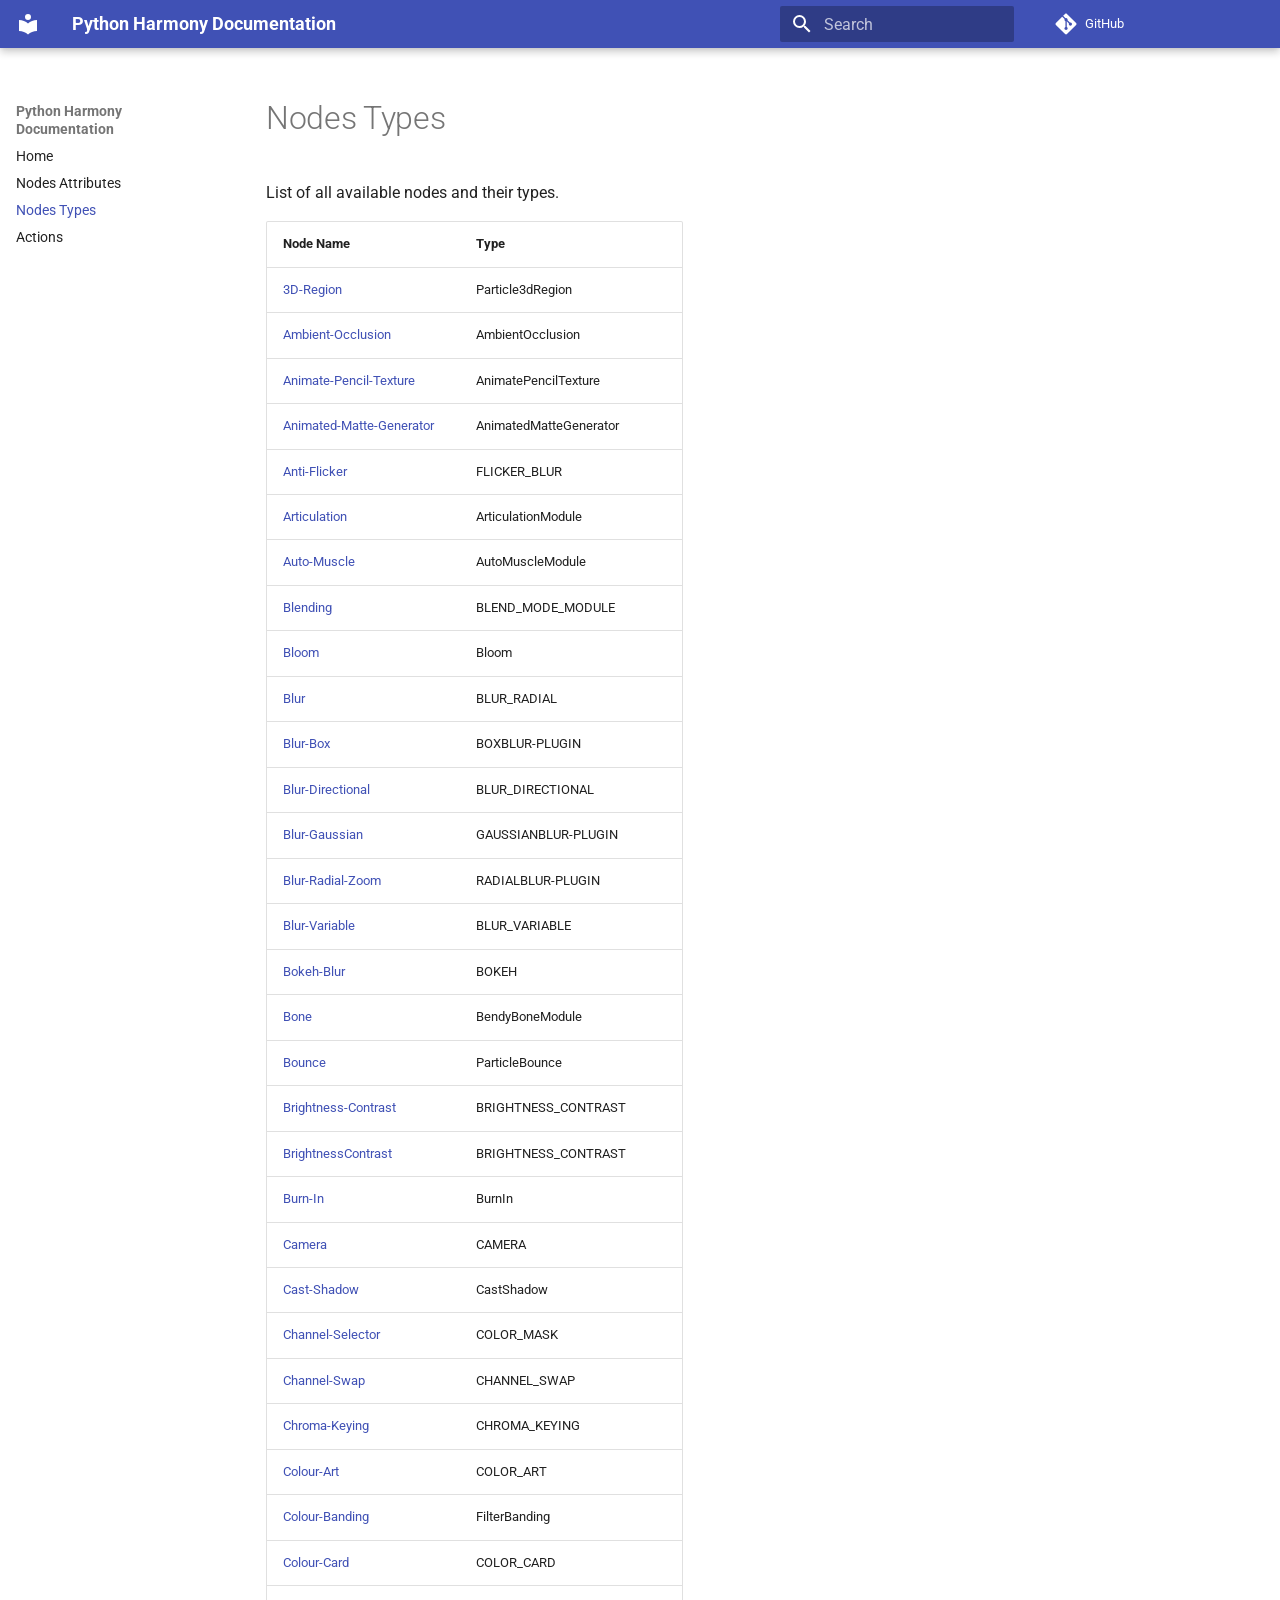
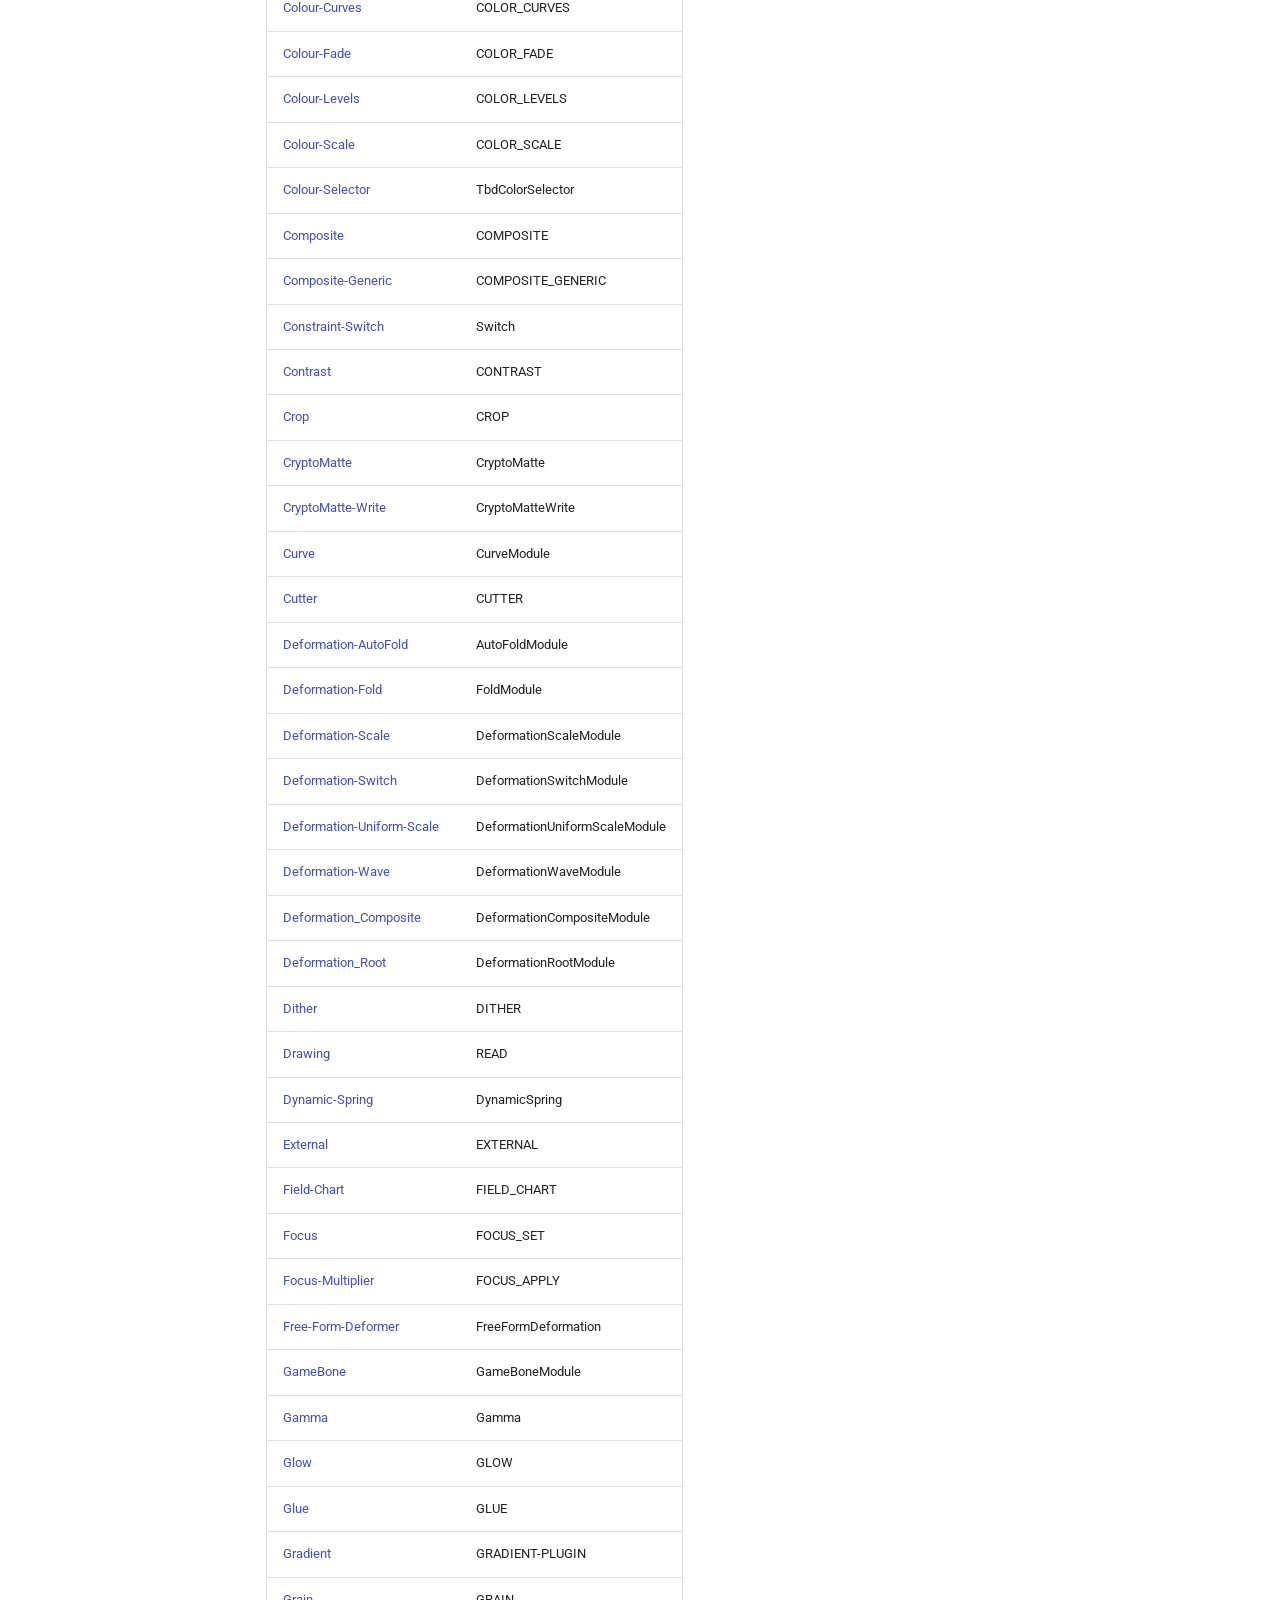
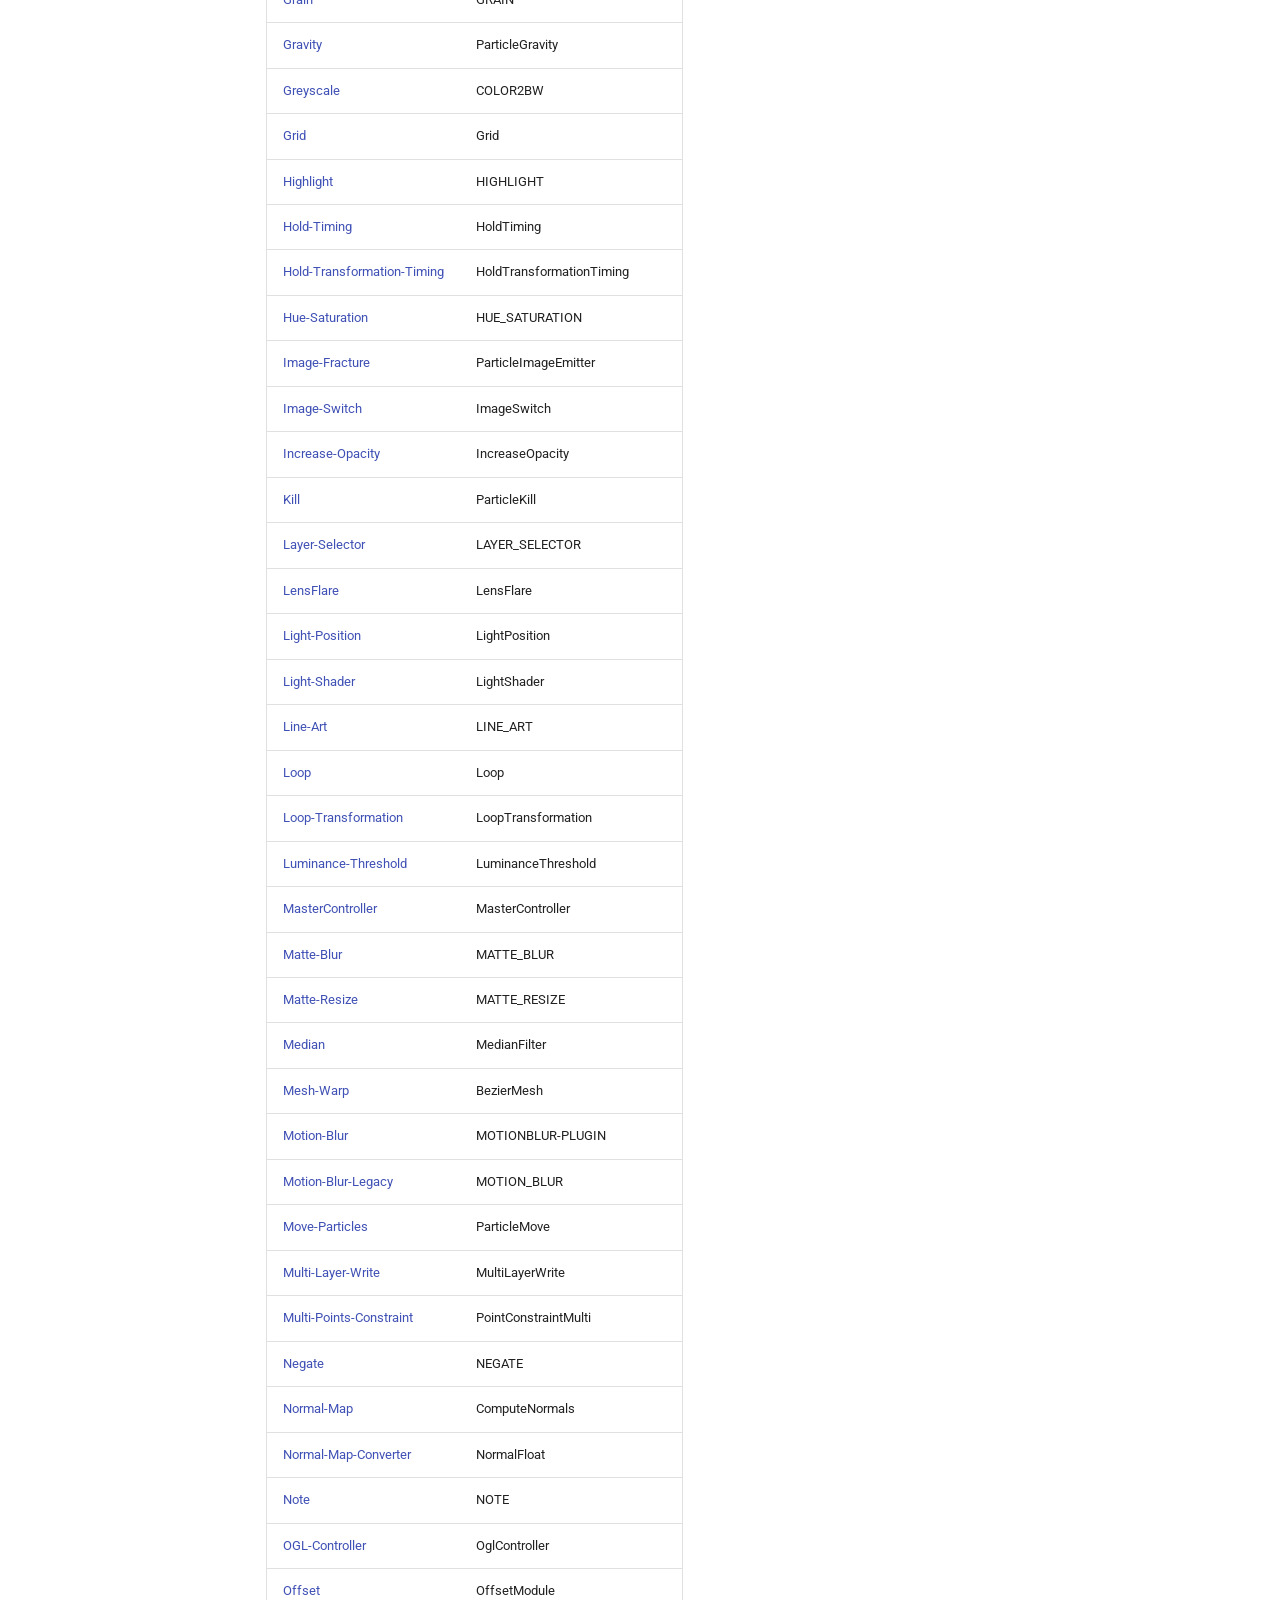
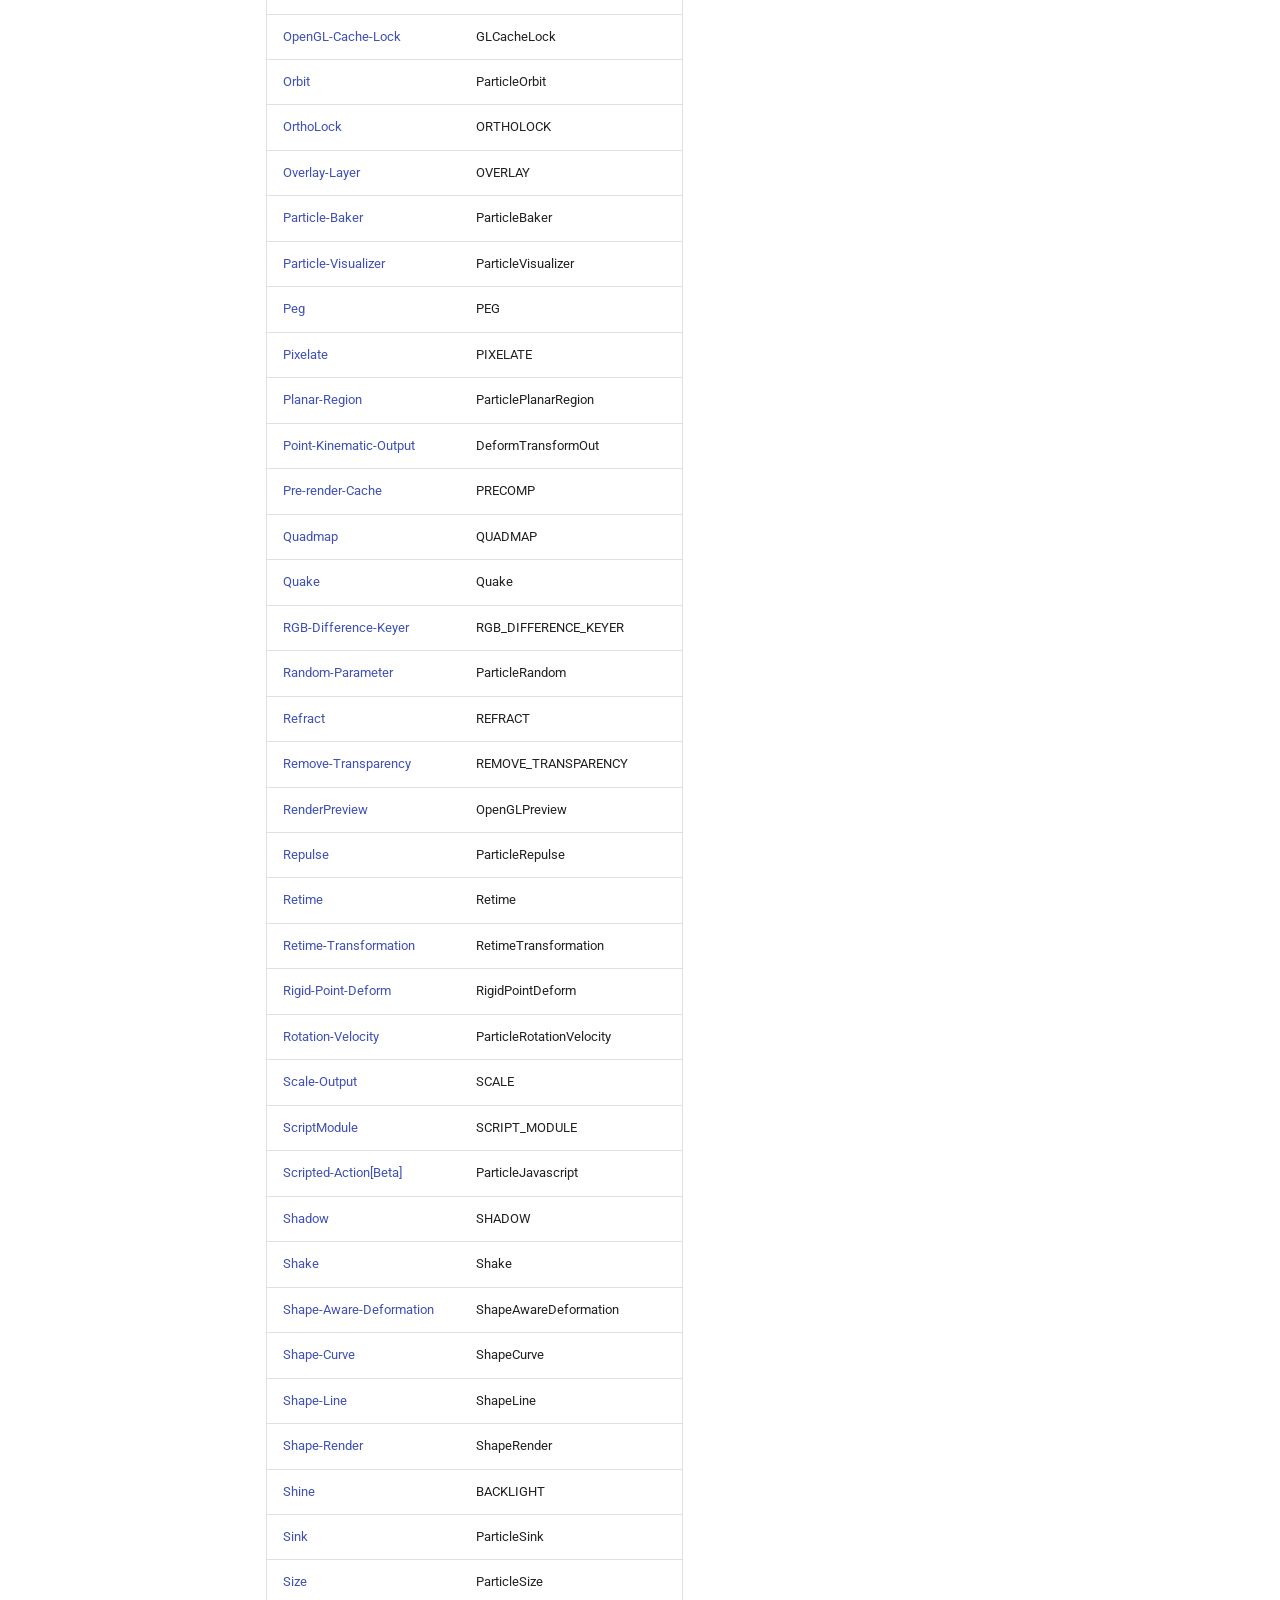
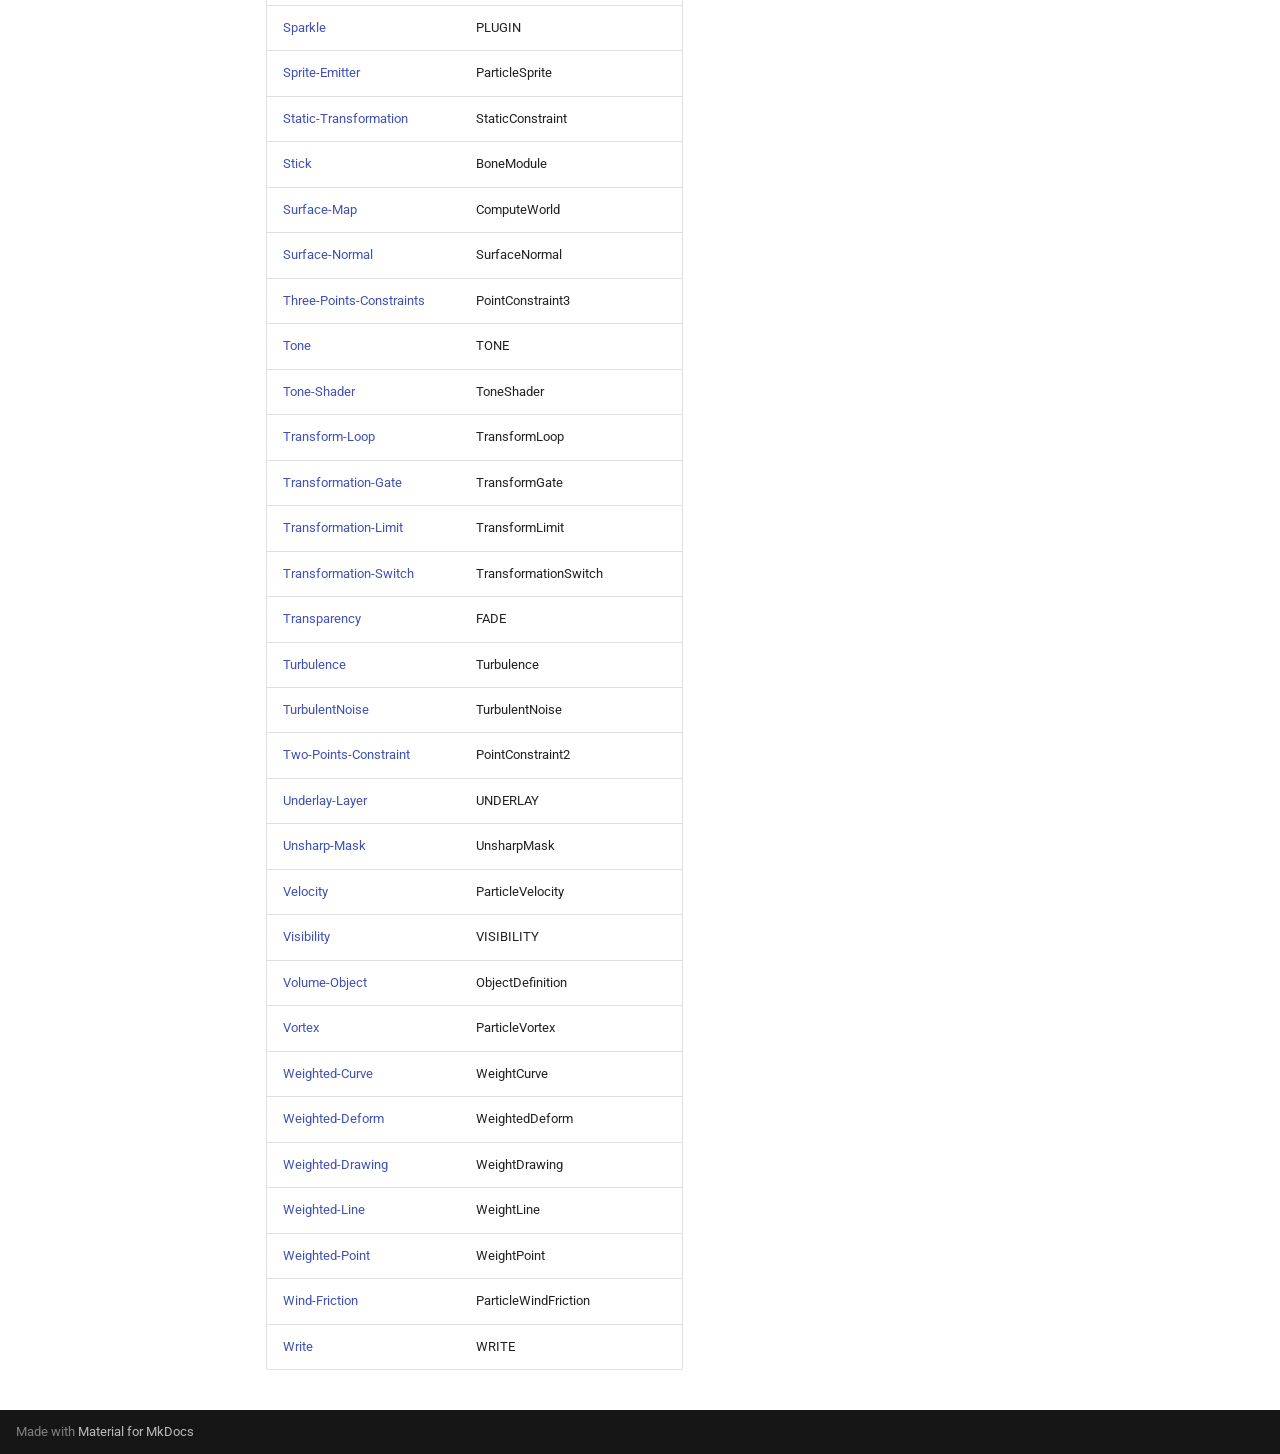
<file: site/python-harmony/nodes_types.html>
<!doctype html>
<html lang="en" class="no-js">
  <head>
    
      <meta charset="utf-8">
      <meta name="viewport" content="width=device-width,initial-scale=1">
      
      
      
        <link rel="canonical" href="https://naililian.github.io/python-harmony/nodes_types.html">
      
      
        <link rel="prev" href="nodes_attributes.html">
      
      
        <link rel="next" href="actions.html">
      
      
        
      
      
      <link rel="icon" href="assets/images/favicon.png">
      <meta name="generator" content="mkdocs-1.6.1, mkdocs-material-9.7.1">
    
    
      
        <title>Nodes Types - Python Harmony Documentation</title>
      
    
    
      <link rel="stylesheet" href="assets/stylesheets/main.484c7ddc.min.css">
      
        
        <link rel="stylesheet" href="assets/stylesheets/palette.ab4e12ef.min.css">
      
      


    
    
      
    
    
      
        
        
        <link rel="preconnect" href="https://fonts.gstatic.com" crossorigin>
        <link rel="stylesheet" href="https://fonts.googleapis.com/css?family=Roboto:300,300i,400,400i,700,700i%7CRoboto+Mono:400,400i,700,700i&display=fallback">
        <style>:root{--md-text-font:"Roboto";--md-code-font:"Roboto Mono"}</style>
      
    
    
      <link rel="stylesheet" href="assets/_mkdocstrings.css">
    
      <link rel="stylesheet" href="stylesheets/custom.css">
    
    <script>__md_scope=new URL(".",location),__md_hash=e=>[...e].reduce(((e,_)=>(e<<5)-e+_.charCodeAt(0)),0),__md_get=(e,_=localStorage,t=__md_scope)=>JSON.parse(_.getItem(t.pathname+"."+e)),__md_set=(e,_,t=localStorage,a=__md_scope)=>{try{t.setItem(a.pathname+"."+e,JSON.stringify(_))}catch(e){}}</script>
    
      

    
    
  </head>
  
  
    
    
    
    
    
    <body dir="ltr" data-md-color-scheme="default" data-md-color-primary="indigo" data-md-color-accent="indigo">
  
    
    <input class="md-toggle" data-md-toggle="drawer" type="checkbox" id="__drawer" autocomplete="off">
    <input class="md-toggle" data-md-toggle="search" type="checkbox" id="__search" autocomplete="off">
    <label class="md-overlay" for="__drawer"></label>
    <div data-md-component="skip">
      
        
        <a href="#nodes-types" class="md-skip">
          Skip to content
        </a>
      
    </div>
    <div data-md-component="announce">
      
    </div>
    
    
      

  

<header class="md-header md-header--shadow" data-md-component="header">
  <nav class="md-header__inner md-grid" aria-label="Header">
    <a href="index.html" title="Python Harmony Documentation" class="md-header__button md-logo" aria-label="Python Harmony Documentation" data-md-component="logo">
      
  
  <svg xmlns="http://www.w3.org/2000/svg" viewBox="0 0 24 24"><path d="M12 8a3 3 0 0 0 3-3 3 3 0 0 0-3-3 3 3 0 0 0-3 3 3 3 0 0 0 3 3m0 3.54C9.64 9.35 6.5 8 3 8v11c3.5 0 6.64 1.35 9 3.54 2.36-2.19 5.5-3.54 9-3.54V8c-3.5 0-6.64 1.35-9 3.54"/></svg>

    </a>
    <label class="md-header__button md-icon" for="__drawer">
      
      <svg xmlns="http://www.w3.org/2000/svg" viewBox="0 0 24 24"><path d="M3 6h18v2H3zm0 5h18v2H3zm0 5h18v2H3z"/></svg>
    </label>
    <div class="md-header__title" data-md-component="header-title">
      <div class="md-header__ellipsis">
        <div class="md-header__topic">
          <span class="md-ellipsis">
            Python Harmony Documentation
          </span>
        </div>
        <div class="md-header__topic" data-md-component="header-topic">
          <span class="md-ellipsis">
            
              Nodes Types
            
          </span>
        </div>
      </div>
    </div>
    
      
    
    
    
    
      
      
        <label class="md-header__button md-icon" for="__search">
          
          <svg xmlns="http://www.w3.org/2000/svg" viewBox="0 0 24 24"><path d="M9.5 3A6.5 6.5 0 0 1 16 9.5c0 1.61-.59 3.09-1.56 4.23l.27.27h.79l5 5-1.5 1.5-5-5v-.79l-.27-.27A6.52 6.52 0 0 1 9.5 16 6.5 6.5 0 0 1 3 9.5 6.5 6.5 0 0 1 9.5 3m0 2C7 5 5 7 5 9.5S7 14 9.5 14 14 12 14 9.5 12 5 9.5 5"/></svg>
        </label>
        <div class="md-search" data-md-component="search" role="dialog">
  <label class="md-search__overlay" for="__search"></label>
  <div class="md-search__inner" role="search">
    <form class="md-search__form" name="search">
      <input type="text" class="md-search__input" name="query" aria-label="Search" placeholder="Search" autocapitalize="off" autocorrect="off" autocomplete="off" spellcheck="false" data-md-component="search-query" required>
      <label class="md-search__icon md-icon" for="__search">
        
        <svg xmlns="http://www.w3.org/2000/svg" viewBox="0 0 24 24"><path d="M9.5 3A6.5 6.5 0 0 1 16 9.5c0 1.61-.59 3.09-1.56 4.23l.27.27h.79l5 5-1.5 1.5-5-5v-.79l-.27-.27A6.52 6.52 0 0 1 9.5 16 6.5 6.5 0 0 1 3 9.5 6.5 6.5 0 0 1 9.5 3m0 2C7 5 5 7 5 9.5S7 14 9.5 14 14 12 14 9.5 12 5 9.5 5"/></svg>
        
        <svg xmlns="http://www.w3.org/2000/svg" viewBox="0 0 24 24"><path d="M20 11v2H8l5.5 5.5-1.42 1.42L4.16 12l7.92-7.92L13.5 5.5 8 11z"/></svg>
      </label>
      <nav class="md-search__options" aria-label="Search">
        
        <button type="reset" class="md-search__icon md-icon" title="Clear" aria-label="Clear" tabindex="-1">
          
          <svg xmlns="http://www.w3.org/2000/svg" viewBox="0 0 24 24"><path d="M19 6.41 17.59 5 12 10.59 6.41 5 5 6.41 10.59 12 5 17.59 6.41 19 12 13.41 17.59 19 19 17.59 13.41 12z"/></svg>
        </button>
      </nav>
      
    </form>
    <div class="md-search__output">
      <div class="md-search__scrollwrap" tabindex="0" data-md-scrollfix>
        <div class="md-search-result" data-md-component="search-result">
          <div class="md-search-result__meta">
            Initializing search
          </div>
          <ol class="md-search-result__list" role="presentation"></ol>
        </div>
      </div>
    </div>
  </div>
</div>
      
    
    
      <div class="md-header__source">
        <a href="https://github.com/naililian/naililian.github.io" title="Go to repository" class="md-source" data-md-component="source">
  <div class="md-source__icon md-icon">
    
    <svg xmlns="http://www.w3.org/2000/svg" viewBox="0 0 448 512"><!--! Font Awesome Free 7.1.0 by @fontawesome - https://fontawesome.com License - https://fontawesome.com/license/free (Icons: CC BY 4.0, Fonts: SIL OFL 1.1, Code: MIT License) Copyright 2025 Fonticons, Inc.--><path d="M439.6 236.1 244 40.5c-5.4-5.5-12.8-8.5-20.4-8.5s-15 3-20.4 8.4L162.5 81l51.5 51.5c27.1-9.1 52.7 16.8 43.4 43.7l49.7 49.7c34.2-11.8 61.2 31 35.5 56.7-26.5 26.5-70.2-2.9-56-37.3L240.3 199v121.9c25.3 12.5 22.3 41.8 9.1 55-6.4 6.4-15.2 10.1-24.3 10.1s-17.8-3.6-24.3-10.1c-17.6-17.6-11.1-46.9 11.2-56v-123c-20.8-8.5-24.6-30.7-18.6-45L142.6 101 8.5 235.1C3 240.6 0 247.9 0 255.5s3 15 8.5 20.4l195.6 195.7c5.4 5.4 12.7 8.4 20.4 8.4s15-3 20.4-8.4l194.7-194.7c5.4-5.4 8.4-12.8 8.4-20.4s-3-15-8.4-20.4"/></svg>
  </div>
  <div class="md-source__repository">
    GitHub
  </div>
</a>
      </div>
    
  </nav>
  
</header>
    
    <div class="md-container" data-md-component="container">
      
      
        
          
        
      
      <main class="md-main" data-md-component="main">
        <div class="md-main__inner md-grid">
          
            
              
              <div class="md-sidebar md-sidebar--primary" data-md-component="sidebar" data-md-type="navigation" >
                <div class="md-sidebar__scrollwrap">
                  <div class="md-sidebar__inner">
                    



<nav class="md-nav md-nav--primary" aria-label="Navigation" data-md-level="0">
  <label class="md-nav__title" for="__drawer">
    <a href="index.html" title="Python Harmony Documentation" class="md-nav__button md-logo" aria-label="Python Harmony Documentation" data-md-component="logo">
      
  
  <svg xmlns="http://www.w3.org/2000/svg" viewBox="0 0 24 24"><path d="M12 8a3 3 0 0 0 3-3 3 3 0 0 0-3-3 3 3 0 0 0-3 3 3 3 0 0 0 3 3m0 3.54C9.64 9.35 6.5 8 3 8v11c3.5 0 6.64 1.35 9 3.54 2.36-2.19 5.5-3.54 9-3.54V8c-3.5 0-6.64 1.35-9 3.54"/></svg>

    </a>
    Python Harmony Documentation
  </label>
  
    <div class="md-nav__source">
      <a href="https://github.com/naililian/naililian.github.io" title="Go to repository" class="md-source" data-md-component="source">
  <div class="md-source__icon md-icon">
    
    <svg xmlns="http://www.w3.org/2000/svg" viewBox="0 0 448 512"><!--! Font Awesome Free 7.1.0 by @fontawesome - https://fontawesome.com License - https://fontawesome.com/license/free (Icons: CC BY 4.0, Fonts: SIL OFL 1.1, Code: MIT License) Copyright 2025 Fonticons, Inc.--><path d="M439.6 236.1 244 40.5c-5.4-5.5-12.8-8.5-20.4-8.5s-15 3-20.4 8.4L162.5 81l51.5 51.5c27.1-9.1 52.7 16.8 43.4 43.7l49.7 49.7c34.2-11.8 61.2 31 35.5 56.7-26.5 26.5-70.2-2.9-56-37.3L240.3 199v121.9c25.3 12.5 22.3 41.8 9.1 55-6.4 6.4-15.2 10.1-24.3 10.1s-17.8-3.6-24.3-10.1c-17.6-17.6-11.1-46.9 11.2-56v-123c-20.8-8.5-24.6-30.7-18.6-45L142.6 101 8.5 235.1C3 240.6 0 247.9 0 255.5s3 15 8.5 20.4l195.6 195.7c5.4 5.4 12.7 8.4 20.4 8.4s15-3 20.4-8.4l194.7-194.7c5.4-5.4 8.4-12.8 8.4-20.4s-3-15-8.4-20.4"/></svg>
  </div>
  <div class="md-source__repository">
    GitHub
  </div>
</a>
    </div>
  
  <ul class="md-nav__list" data-md-scrollfix>
    
      
      
  
  
  
  
    <li class="md-nav__item">
      <a href="index.html" class="md-nav__link">
        
  
  
  <span class="md-ellipsis">
    
  
    Home
  

    
  </span>
  
  

      </a>
    </li>
  

    
      
      
  
  
  
  
    <li class="md-nav__item">
      <a href="nodes_attributes.html" class="md-nav__link">
        
  
  
  <span class="md-ellipsis">
    
  
    Nodes Attributes
  

    
  </span>
  
  

      </a>
    </li>
  

    
      
      
  
  
    
  
  
  
    <li class="md-nav__item md-nav__item--active">
      
      <input class="md-nav__toggle md-toggle" type="checkbox" id="__toc">
      
      
        
      
      
      <a href="nodes_types.html" class="md-nav__link md-nav__link--active">
        
  
  
  <span class="md-ellipsis">
    
  
    Nodes Types
  

    
  </span>
  
  

      </a>
      
    </li>
  

    
      
      
  
  
  
  
    <li class="md-nav__item">
      <a href="actions.html" class="md-nav__link">
        
  
  
  <span class="md-ellipsis">
    
  
    Actions
  

    
  </span>
  
  

      </a>
    </li>
  

    
  </ul>
</nav>
                  </div>
                </div>
              </div>
            
            
              
              <div class="md-sidebar md-sidebar--secondary" data-md-component="sidebar" data-md-type="toc" >
                <div class="md-sidebar__scrollwrap">
                  <div class="md-sidebar__inner">
                    

<nav class="md-nav md-nav--secondary" aria-label="Table of contents">
  
  
  
    
  
  
</nav>
                  </div>
                </div>
              </div>
            
          
          
            <div class="md-content" data-md-component="content">
              
              <article class="md-content__inner md-typeset">
                
                  


  
  


<h1 id="nodes-types">Nodes Types<a class="headerlink" href="#nodes-types" title="Permanent link">&para;</a></h1>
<p>List of all available nodes and their types.</p>
<table>
<thead>
<tr>
<th>Node Name</th>
<th>Type</th>
</tr>
</thead>
<tbody>
<tr>
<td><a href="nodes_attributes.html#3d-region-node">3D-Region</a></td>
<td>Particle3dRegion</td>
</tr>
<tr>
<td><a href="nodes_attributes.html#ambient-occlusion-node">Ambient-Occlusion</a></td>
<td>AmbientOcclusion</td>
</tr>
<tr>
<td><a href="nodes_attributes.html#animate-pencil-texture-node">Animate-Pencil-Texture</a></td>
<td>AnimatePencilTexture</td>
</tr>
<tr>
<td><a href="nodes_attributes.html#animated-matte-generator-node">Animated-Matte-Generator</a></td>
<td>AnimatedMatteGenerator</td>
</tr>
<tr>
<td><a href="nodes_attributes.html#anti-flicker-node">Anti-Flicker</a></td>
<td>FLICKER_BLUR</td>
</tr>
<tr>
<td><a href="nodes_attributes.html#articulation-node">Articulation</a></td>
<td>ArticulationModule</td>
</tr>
<tr>
<td><a href="nodes_attributes.html#auto-muscle-node">Auto-Muscle</a></td>
<td>AutoMuscleModule</td>
</tr>
<tr>
<td><a href="nodes_attributes.html#blending-node">Blending</a></td>
<td>BLEND_MODE_MODULE</td>
</tr>
<tr>
<td><a href="nodes_attributes.html#bloom-node">Bloom</a></td>
<td>Bloom</td>
</tr>
<tr>
<td><a href="nodes_attributes.html#blur-node">Blur</a></td>
<td>BLUR_RADIAL</td>
</tr>
<tr>
<td><a href="nodes_attributes.html#blur-box-node">Blur-Box</a></td>
<td>BOXBLUR-PLUGIN</td>
</tr>
<tr>
<td><a href="nodes_attributes.html#blur-directional-node">Blur-Directional</a></td>
<td>BLUR_DIRECTIONAL</td>
</tr>
<tr>
<td><a href="nodes_attributes.html#blur-gaussian-node">Blur-Gaussian</a></td>
<td>GAUSSIANBLUR-PLUGIN</td>
</tr>
<tr>
<td><a href="nodes_attributes.html#blur-radial-zoom-node">Blur-Radial-Zoom</a></td>
<td>RADIALBLUR-PLUGIN</td>
</tr>
<tr>
<td><a href="nodes_attributes.html#blur-variable-node">Blur-Variable</a></td>
<td>BLUR_VARIABLE</td>
</tr>
<tr>
<td><a href="nodes_attributes.html#bokeh-blur-node">Bokeh-Blur</a></td>
<td>BOKEH</td>
</tr>
<tr>
<td><a href="nodes_attributes.html#bone-node">Bone</a></td>
<td>BendyBoneModule</td>
</tr>
<tr>
<td><a href="nodes_attributes.html#bounce-node">Bounce</a></td>
<td>ParticleBounce</td>
</tr>
<tr>
<td><a href="nodes_attributes.html#brightness-contrast-node">Brightness-Contrast</a></td>
<td>BRIGHTNESS_CONTRAST</td>
</tr>
<tr>
<td><a href="nodes_attributes.html#brightnesscontrast-node">BrightnessContrast</a></td>
<td>BRIGHTNESS_CONTRAST</td>
</tr>
<tr>
<td><a href="nodes_attributes.html#burn-in-node">Burn-In</a></td>
<td>BurnIn</td>
</tr>
<tr>
<td><a href="nodes_attributes.html#camera-node">Camera</a></td>
<td>CAMERA</td>
</tr>
<tr>
<td><a href="nodes_attributes.html#cast-shadow-node">Cast-Shadow</a></td>
<td>CastShadow</td>
</tr>
<tr>
<td><a href="nodes_attributes.html#channel-selector-node">Channel-Selector</a></td>
<td>COLOR_MASK</td>
</tr>
<tr>
<td><a href="nodes_attributes.html#channel-swap-node">Channel-Swap</a></td>
<td>CHANNEL_SWAP</td>
</tr>
<tr>
<td><a href="nodes_attributes.html#chroma-keying-node">Chroma-Keying</a></td>
<td>CHROMA_KEYING</td>
</tr>
<tr>
<td><a href="nodes_attributes.html#colour-art-node">Colour-Art</a></td>
<td>COLOR_ART</td>
</tr>
<tr>
<td><a href="nodes_attributes.html#colour-banding-node">Colour-Banding</a></td>
<td>FilterBanding</td>
</tr>
<tr>
<td><a href="nodes_attributes.html#colour-card-node">Colour-Card</a></td>
<td>COLOR_CARD</td>
</tr>
<tr>
<td><a href="nodes_attributes.html#colour-curves-node">Colour-Curves</a></td>
<td>COLOR_CURVES</td>
</tr>
<tr>
<td><a href="nodes_attributes.html#colour-fade-node">Colour-Fade</a></td>
<td>COLOR_FADE</td>
</tr>
<tr>
<td><a href="nodes_attributes.html#colour-levels-node">Colour-Levels</a></td>
<td>COLOR_LEVELS</td>
</tr>
<tr>
<td><a href="nodes_attributes.html#colour-scale-node">Colour-Scale</a></td>
<td>COLOR_SCALE</td>
</tr>
<tr>
<td><a href="nodes_attributes.html#colour-selector-node">Colour-Selector</a></td>
<td>TbdColorSelector</td>
</tr>
<tr>
<td><a href="nodes_attributes.html#composite-node">Composite</a></td>
<td>COMPOSITE</td>
</tr>
<tr>
<td><a href="nodes_attributes.html#composite-generic-node">Composite-Generic</a></td>
<td>COMPOSITE_GENERIC</td>
</tr>
<tr>
<td><a href="nodes_attributes.html#constraint-switch-node">Constraint-Switch</a></td>
<td>Switch</td>
</tr>
<tr>
<td><a href="nodes_attributes.html#contrast-node">Contrast</a></td>
<td>CONTRAST</td>
</tr>
<tr>
<td><a href="nodes_attributes.html#crop-node">Crop</a></td>
<td>CROP</td>
</tr>
<tr>
<td><a href="nodes_attributes.html#cryptomatte-node">CryptoMatte</a></td>
<td>CryptoMatte</td>
</tr>
<tr>
<td><a href="nodes_attributes.html#cryptomatte-write-node">CryptoMatte-Write</a></td>
<td>CryptoMatteWrite</td>
</tr>
<tr>
<td><a href="nodes_attributes.html#curve-node">Curve</a></td>
<td>CurveModule</td>
</tr>
<tr>
<td><a href="nodes_attributes.html#cutter-node">Cutter</a></td>
<td>CUTTER</td>
</tr>
<tr>
<td><a href="nodes_attributes.html#deformation-autofold-node">Deformation-AutoFold</a></td>
<td>AutoFoldModule</td>
</tr>
<tr>
<td><a href="nodes_attributes.html#deformation-fold-node">Deformation-Fold</a></td>
<td>FoldModule</td>
</tr>
<tr>
<td><a href="nodes_attributes.html#deformation-scale-node">Deformation-Scale</a></td>
<td>DeformationScaleModule</td>
</tr>
<tr>
<td><a href="nodes_attributes.html#deformation-switch-node">Deformation-Switch</a></td>
<td>DeformationSwitchModule</td>
</tr>
<tr>
<td><a href="nodes_attributes.html#deformation-uniform-scale-node">Deformation-Uniform-Scale</a></td>
<td>DeformationUniformScaleModule</td>
</tr>
<tr>
<td><a href="nodes_attributes.html#deformation-wave-node">Deformation-Wave</a></td>
<td>DeformationWaveModule</td>
</tr>
<tr>
<td><a href="nodes_attributes.html#deformation-composite-node">Deformation_Composite</a></td>
<td>DeformationCompositeModule</td>
</tr>
<tr>
<td><a href="nodes_attributes.html#deformation-root-node">Deformation_Root</a></td>
<td>DeformationRootModule</td>
</tr>
<tr>
<td><a href="nodes_attributes.html#dither-node">Dither</a></td>
<td>DITHER</td>
</tr>
<tr>
<td><a href="nodes_attributes.html#drawing-node">Drawing</a></td>
<td>READ</td>
</tr>
<tr>
<td><a href="nodes_attributes.html#dynamic-spring-node">Dynamic-Spring</a></td>
<td>DynamicSpring</td>
</tr>
<tr>
<td><a href="nodes_attributes.html#external-node">External</a></td>
<td>EXTERNAL</td>
</tr>
<tr>
<td><a href="nodes_attributes.html#field-chart-node">Field-Chart</a></td>
<td>FIELD_CHART</td>
</tr>
<tr>
<td><a href="nodes_attributes.html#focus-node">Focus</a></td>
<td>FOCUS_SET</td>
</tr>
<tr>
<td><a href="nodes_attributes.html#focus-multiplier-node">Focus-Multiplier</a></td>
<td>FOCUS_APPLY</td>
</tr>
<tr>
<td><a href="nodes_attributes.html#free-form-deformer-node">Free-Form-Deformer</a></td>
<td>FreeFormDeformation</td>
</tr>
<tr>
<td><a href="nodes_attributes.html#gamebone-node">GameBone</a></td>
<td>GameBoneModule</td>
</tr>
<tr>
<td><a href="nodes_attributes.html#gamma-node">Gamma</a></td>
<td>Gamma</td>
</tr>
<tr>
<td><a href="nodes_attributes.html#glow-node">Glow</a></td>
<td>GLOW</td>
</tr>
<tr>
<td><a href="nodes_attributes.html#glue-node">Glue</a></td>
<td>GLUE</td>
</tr>
<tr>
<td><a href="nodes_attributes.html#gradient-node">Gradient</a></td>
<td>GRADIENT-PLUGIN</td>
</tr>
<tr>
<td><a href="nodes_attributes.html#grain-node">Grain</a></td>
<td>GRAIN</td>
</tr>
<tr>
<td><a href="nodes_attributes.html#gravity-node">Gravity</a></td>
<td>ParticleGravity</td>
</tr>
<tr>
<td><a href="nodes_attributes.html#greyscale-node">Greyscale</a></td>
<td>COLOR2BW</td>
</tr>
<tr>
<td><a href="nodes_attributes.html#grid-node">Grid</a></td>
<td>Grid</td>
</tr>
<tr>
<td><a href="nodes_attributes.html#highlight-node">Highlight</a></td>
<td>HIGHLIGHT</td>
</tr>
<tr>
<td><a href="nodes_attributes.html#hold-timing-node">Hold-Timing</a></td>
<td>HoldTiming</td>
</tr>
<tr>
<td><a href="nodes_attributes.html#hold-transformation-timing-node">Hold-Transformation-Timing</a></td>
<td>HoldTransformationTiming</td>
</tr>
<tr>
<td><a href="nodes_attributes.html#hue-saturation-node">Hue-Saturation</a></td>
<td>HUE_SATURATION</td>
</tr>
<tr>
<td><a href="nodes_attributes.html#image-fracture-node">Image-Fracture</a></td>
<td>ParticleImageEmitter</td>
</tr>
<tr>
<td><a href="nodes_attributes.html#image-switch-node">Image-Switch</a></td>
<td>ImageSwitch</td>
</tr>
<tr>
<td><a href="nodes_attributes.html#increase-opacity-node">Increase-Opacity</a></td>
<td>IncreaseOpacity</td>
</tr>
<tr>
<td><a href="nodes_attributes.html#kill-node">Kill</a></td>
<td>ParticleKill</td>
</tr>
<tr>
<td><a href="nodes_attributes.html#layer-selector-node">Layer-Selector</a></td>
<td>LAYER_SELECTOR</td>
</tr>
<tr>
<td><a href="nodes_attributes.html#lensflare-node">LensFlare</a></td>
<td>LensFlare</td>
</tr>
<tr>
<td><a href="nodes_attributes.html#light-position-node">Light-Position</a></td>
<td>LightPosition</td>
</tr>
<tr>
<td><a href="nodes_attributes.html#light-shader-node">Light-Shader</a></td>
<td>LightShader</td>
</tr>
<tr>
<td><a href="nodes_attributes.html#line-art-node">Line-Art</a></td>
<td>LINE_ART</td>
</tr>
<tr>
<td><a href="nodes_attributes.html#loop-node">Loop</a></td>
<td>Loop</td>
</tr>
<tr>
<td><a href="nodes_attributes.html#loop-transformation-node">Loop-Transformation</a></td>
<td>LoopTransformation</td>
</tr>
<tr>
<td><a href="nodes_attributes.html#luminance-threshold-node">Luminance-Threshold</a></td>
<td>LuminanceThreshold</td>
</tr>
<tr>
<td><a href="nodes_attributes.html#mastercontroller-node">MasterController</a></td>
<td>MasterController</td>
</tr>
<tr>
<td><a href="nodes_attributes.html#matte-blur-node">Matte-Blur</a></td>
<td>MATTE_BLUR</td>
</tr>
<tr>
<td><a href="nodes_attributes.html#matte-resize-node">Matte-Resize</a></td>
<td>MATTE_RESIZE</td>
</tr>
<tr>
<td><a href="nodes_attributes.html#median-node">Median</a></td>
<td>MedianFilter</td>
</tr>
<tr>
<td><a href="nodes_attributes.html#mesh-warp-node">Mesh-Warp</a></td>
<td>BezierMesh</td>
</tr>
<tr>
<td><a href="nodes_attributes.html#motion-blur-node">Motion-Blur</a></td>
<td>MOTIONBLUR-PLUGIN</td>
</tr>
<tr>
<td><a href="nodes_attributes.html#motion-blur-legacy-node">Motion-Blur-Legacy</a></td>
<td>MOTION_BLUR</td>
</tr>
<tr>
<td><a href="nodes_attributes.html#move-particles-node">Move-Particles</a></td>
<td>ParticleMove</td>
</tr>
<tr>
<td><a href="nodes_attributes.html#multi-layer-write-node">Multi-Layer-Write</a></td>
<td>MultiLayerWrite</td>
</tr>
<tr>
<td><a href="nodes_attributes.html#multi-points-constraint-node">Multi-Points-Constraint</a></td>
<td>PointConstraintMulti</td>
</tr>
<tr>
<td><a href="nodes_attributes.html#negate-node">Negate</a></td>
<td>NEGATE</td>
</tr>
<tr>
<td><a href="nodes_attributes.html#normal-map-node">Normal-Map</a></td>
<td>ComputeNormals</td>
</tr>
<tr>
<td><a href="nodes_attributes.html#normal-map-converter-node">Normal-Map-Converter</a></td>
<td>NormalFloat</td>
</tr>
<tr>
<td><a href="nodes_attributes.html#note-node">Note</a></td>
<td>NOTE</td>
</tr>
<tr>
<td><a href="nodes_attributes.html#ogl-controller-node">OGL-Controller</a></td>
<td>OglController</td>
</tr>
<tr>
<td><a href="nodes_attributes.html#offset-node">Offset</a></td>
<td>OffsetModule</td>
</tr>
<tr>
<td><a href="nodes_attributes.html#opengl-cache-lock-node">OpenGL-Cache-Lock</a></td>
<td>GLCacheLock</td>
</tr>
<tr>
<td><a href="nodes_attributes.html#orbit-node">Orbit</a></td>
<td>ParticleOrbit</td>
</tr>
<tr>
<td><a href="nodes_attributes.html#ortholock-node">OrthoLock</a></td>
<td>ORTHOLOCK</td>
</tr>
<tr>
<td><a href="nodes_attributes.html#overlay-layer-node">Overlay-Layer</a></td>
<td>OVERLAY</td>
</tr>
<tr>
<td><a href="nodes_attributes.html#particle-baker-node">Particle-Baker</a></td>
<td>ParticleBaker</td>
</tr>
<tr>
<td><a href="nodes_attributes.html#particle-visualizer-node">Particle-Visualizer</a></td>
<td>ParticleVisualizer</td>
</tr>
<tr>
<td><a href="nodes_attributes.html#peg-node">Peg</a></td>
<td>PEG</td>
</tr>
<tr>
<td><a href="nodes_attributes.html#pixelate-node">Pixelate</a></td>
<td>PIXELATE</td>
</tr>
<tr>
<td><a href="nodes_attributes.html#planar-region-node">Planar-Region</a></td>
<td>ParticlePlanarRegion</td>
</tr>
<tr>
<td><a href="nodes_attributes.html#point-kinematic-output-node">Point-Kinematic-Output</a></td>
<td>DeformTransformOut</td>
</tr>
<tr>
<td><a href="nodes_attributes.html#pre-render-cache-node">Pre-render-Cache</a></td>
<td>PRECOMP</td>
</tr>
<tr>
<td><a href="nodes_attributes.html#quadmap-node">Quadmap</a></td>
<td>QUADMAP</td>
</tr>
<tr>
<td><a href="nodes_attributes.html#quake-node">Quake</a></td>
<td>Quake</td>
</tr>
<tr>
<td><a href="nodes_attributes.html#rgb-difference-keyer-node">RGB-Difference-Keyer</a></td>
<td>RGB_DIFFERENCE_KEYER</td>
</tr>
<tr>
<td><a href="nodes_attributes.html#random-parameter-node">Random-Parameter</a></td>
<td>ParticleRandom</td>
</tr>
<tr>
<td><a href="nodes_attributes.html#refract-node">Refract</a></td>
<td>REFRACT</td>
</tr>
<tr>
<td><a href="nodes_attributes.html#remove-transparency-node">Remove-Transparency</a></td>
<td>REMOVE_TRANSPARENCY</td>
</tr>
<tr>
<td><a href="nodes_attributes.html#renderpreview-node">RenderPreview</a></td>
<td>OpenGLPreview</td>
</tr>
<tr>
<td><a href="nodes_attributes.html#repulse-node">Repulse</a></td>
<td>ParticleRepulse</td>
</tr>
<tr>
<td><a href="nodes_attributes.html#retime-node">Retime</a></td>
<td>Retime</td>
</tr>
<tr>
<td><a href="nodes_attributes.html#retime-transformation-node">Retime-Transformation</a></td>
<td>RetimeTransformation</td>
</tr>
<tr>
<td><a href="nodes_attributes.html#rigid-point-deform-node">Rigid-Point-Deform</a></td>
<td>RigidPointDeform</td>
</tr>
<tr>
<td><a href="nodes_attributes.html#rotation-velocity-node">Rotation-Velocity</a></td>
<td>ParticleRotationVelocity</td>
</tr>
<tr>
<td><a href="nodes_attributes.html#scale-output-node">Scale-Output</a></td>
<td>SCALE</td>
</tr>
<tr>
<td><a href="nodes_attributes.html#scriptmodule-node">ScriptModule</a></td>
<td>SCRIPT_MODULE</td>
</tr>
<tr>
<td><a href="nodes_attributes.html#scripted-action[beta]-node">Scripted-Action[Beta]</a></td>
<td>ParticleJavascript</td>
</tr>
<tr>
<td><a href="nodes_attributes.html#shadow-node">Shadow</a></td>
<td>SHADOW</td>
</tr>
<tr>
<td><a href="nodes_attributes.html#shake-node">Shake</a></td>
<td>Shake</td>
</tr>
<tr>
<td><a href="nodes_attributes.html#shape-aware-deformation-node">Shape-Aware-Deformation</a></td>
<td>ShapeAwareDeformation</td>
</tr>
<tr>
<td><a href="nodes_attributes.html#shape-curve-node">Shape-Curve</a></td>
<td>ShapeCurve</td>
</tr>
<tr>
<td><a href="nodes_attributes.html#shape-line-node">Shape-Line</a></td>
<td>ShapeLine</td>
</tr>
<tr>
<td><a href="nodes_attributes.html#shape-render-node">Shape-Render</a></td>
<td>ShapeRender</td>
</tr>
<tr>
<td><a href="nodes_attributes.html#shine-node">Shine</a></td>
<td>BACKLIGHT</td>
</tr>
<tr>
<td><a href="nodes_attributes.html#sink-node">Sink</a></td>
<td>ParticleSink</td>
</tr>
<tr>
<td><a href="nodes_attributes.html#size-node">Size</a></td>
<td>ParticleSize</td>
</tr>
<tr>
<td><a href="nodes_attributes.html#sparkle-node">Sparkle</a></td>
<td>PLUGIN</td>
</tr>
<tr>
<td><a href="nodes_attributes.html#sprite-emitter-node">Sprite-Emitter</a></td>
<td>ParticleSprite</td>
</tr>
<tr>
<td><a href="nodes_attributes.html#static-transformation-node">Static-Transformation</a></td>
<td>StaticConstraint</td>
</tr>
<tr>
<td><a href="nodes_attributes.html#stick-node">Stick</a></td>
<td>BoneModule</td>
</tr>
<tr>
<td><a href="nodes_attributes.html#surface-map-node">Surface-Map</a></td>
<td>ComputeWorld</td>
</tr>
<tr>
<td><a href="nodes_attributes.html#surface-normal-node">Surface-Normal</a></td>
<td>SurfaceNormal</td>
</tr>
<tr>
<td><a href="nodes_attributes.html#three-points-constraints-node">Three-Points-Constraints</a></td>
<td>PointConstraint3</td>
</tr>
<tr>
<td><a href="nodes_attributes.html#tone-node">Tone</a></td>
<td>TONE</td>
</tr>
<tr>
<td><a href="nodes_attributes.html#tone-shader-node">Tone-Shader</a></td>
<td>ToneShader</td>
</tr>
<tr>
<td><a href="nodes_attributes.html#transform-loop-node">Transform-Loop</a></td>
<td>TransformLoop</td>
</tr>
<tr>
<td><a href="nodes_attributes.html#transformation-gate-node">Transformation-Gate</a></td>
<td>TransformGate</td>
</tr>
<tr>
<td><a href="nodes_attributes.html#transformation-limit-node">Transformation-Limit</a></td>
<td>TransformLimit</td>
</tr>
<tr>
<td><a href="nodes_attributes.html#transformation-switch-node">Transformation-Switch</a></td>
<td>TransformationSwitch</td>
</tr>
<tr>
<td><a href="nodes_attributes.html#transparency-node">Transparency</a></td>
<td>FADE</td>
</tr>
<tr>
<td><a href="nodes_attributes.html#turbulence-node">Turbulence</a></td>
<td>Turbulence</td>
</tr>
<tr>
<td><a href="nodes_attributes.html#turbulentnoise-node">TurbulentNoise</a></td>
<td>TurbulentNoise</td>
</tr>
<tr>
<td><a href="nodes_attributes.html#two-points-constraint-node">Two-Points-Constraint</a></td>
<td>PointConstraint2</td>
</tr>
<tr>
<td><a href="nodes_attributes.html#underlay-layer-node">Underlay-Layer</a></td>
<td>UNDERLAY</td>
</tr>
<tr>
<td><a href="nodes_attributes.html#unsharp-mask-node">Unsharp-Mask</a></td>
<td>UnsharpMask</td>
</tr>
<tr>
<td><a href="nodes_attributes.html#velocity-node">Velocity</a></td>
<td>ParticleVelocity</td>
</tr>
<tr>
<td><a href="nodes_attributes.html#visibility-node">Visibility</a></td>
<td>VISIBILITY</td>
</tr>
<tr>
<td><a href="nodes_attributes.html#volume-object-node">Volume-Object</a></td>
<td>ObjectDefinition</td>
</tr>
<tr>
<td><a href="nodes_attributes.html#vortex-node">Vortex</a></td>
<td>ParticleVortex</td>
</tr>
<tr>
<td><a href="nodes_attributes.html#weighted-curve-node">Weighted-Curve</a></td>
<td>WeightCurve</td>
</tr>
<tr>
<td><a href="nodes_attributes.html#weighted-deform-node">Weighted-Deform</a></td>
<td>WeightedDeform</td>
</tr>
<tr>
<td><a href="nodes_attributes.html#weighted-drawing-node">Weighted-Drawing</a></td>
<td>WeightDrawing</td>
</tr>
<tr>
<td><a href="nodes_attributes.html#weighted-line-node">Weighted-Line</a></td>
<td>WeightLine</td>
</tr>
<tr>
<td><a href="nodes_attributes.html#weighted-point-node">Weighted-Point</a></td>
<td>WeightPoint</td>
</tr>
<tr>
<td><a href="nodes_attributes.html#wind-friction-node">Wind-Friction</a></td>
<td>ParticleWindFriction</td>
</tr>
<tr>
<td><a href="nodes_attributes.html#write-node">Write</a></td>
<td>WRITE</td>
</tr>
</tbody>
</table>












                
              </article>
            </div>
          
          
<script>var target=document.getElementById(location.hash.slice(1));target&&target.name&&(target.checked=target.name.startsWith("__tabbed_"))</script>
        </div>
        
      </main>
      
        <footer class="md-footer">
  
  <div class="md-footer-meta md-typeset">
    <div class="md-footer-meta__inner md-grid">
      <div class="md-copyright">
  
  
    Made with
    <a href="https://squidfunk.github.io/mkdocs-material/" target="_blank" rel="noopener">
      Material for MkDocs
    </a>
  
</div>
      
    </div>
  </div>
</footer>
      
    </div>
    <div class="md-dialog" data-md-component="dialog">
      <div class="md-dialog__inner md-typeset"></div>
    </div>
    
    
    
      
      
      <script id="__config" type="application/json">{"annotate": null, "base": ".", "features": ["navigation.sections", "content.code.copy", "toc.follow"], "search": "assets/javascripts/workers/search.2c215733.min.js", "tags": null, "translations": {"clipboard.copied": "Copied to clipboard", "clipboard.copy": "Copy to clipboard", "search.result.more.one": "1 more on this page", "search.result.more.other": "# more on this page", "search.result.none": "No matching documents", "search.result.one": "1 matching document", "search.result.other": "# matching documents", "search.result.placeholder": "Type to start searching", "search.result.term.missing": "Missing", "select.version": "Select version"}, "version": null}</script>
    
    
      <script src="assets/javascripts/bundle.79ae519e.min.js"></script>
      
    
  </body>
</html>
</file>
<file: assets/_mkdocstrings.css>
/* Avoid breaking parameter names, etc. in table cells. */
.doc-contents td code {
  word-break: normal !important;
}

/* No line break before first paragraph of descriptions. */
.doc-md-description,
.doc-md-description>p:first-child {
  display: inline;
}

/* No text transformation from Material for MkDocs for H5 headings. */
.md-typeset h5 .doc-object-name {
  text-transform: none;
}

/* Max width for docstring sections tables. */
.doc .md-typeset__table,
.doc .md-typeset__table table {
  display: table !important;
  width: 100%;
}

.doc .md-typeset__table tr {
  display: table-row;
}

/* Defaults in Spacy table style. */
.doc-param-default,
.doc-type_param-default {
  float: right;
}

/* Parameter headings must be inline, not blocks. */
.doc-heading-parameter,
.doc-heading-type_parameter {
  display: inline;
}

/* Default font size for parameter headings. */
.md-typeset .doc-heading-parameter {
  font-size: inherit;
}

/* Prefer space on the right, not the left of parameter permalinks. */
.doc-heading-parameter .headerlink,
.doc-heading-type_parameter .headerlink {
  margin-left: 0 !important;
  margin-right: 0.2rem;
}

/* Backward-compatibility: docstring section titles in bold. */
.doc-section-title {
  font-weight: bold;
}

/* Backlinks crumb separator. */
.doc-backlink-crumb {
  display: inline-flex;
  gap: .2rem;
  white-space: nowrap;
  align-items: center;
  vertical-align: middle;
}
.doc-backlink-crumb:not(:first-child)::before {
  background-color: var(--md-default-fg-color--lighter);
  content: "";
  display: inline;
  height: 1rem;
  --md-path-icon: url('data:image/svg+xml;charset=utf-8,<svg xmlns="http://www.w3.org/2000/svg" viewBox="0 0 24 24"><path d="M8.59 16.58 13.17 12 8.59 7.41 10 6l6 6-6 6z"/></svg>');
  -webkit-mask-image: var(--md-path-icon);
  mask-image: var(--md-path-icon);
  width: 1rem;
}
.doc-backlink-crumb.last {
  font-weight: bold;
}

/* Symbols in Navigation and ToC. */
:root, :host,
[data-md-color-scheme="default"] {
  --doc-symbol-parameter-fg-color: #df50af;
  --doc-symbol-type_parameter-fg-color: #df50af;
  --doc-symbol-attribute-fg-color: #953800;
  --doc-symbol-function-fg-color: #8250df;
  --doc-symbol-method-fg-color: #8250df;
  --doc-symbol-class-fg-color: #0550ae;
  --doc-symbol-type_alias-fg-color: #0550ae;
  --doc-symbol-module-fg-color: #5cad0f;

  --doc-symbol-parameter-bg-color: #df50af1a;
  --doc-symbol-type_parameter-bg-color: #df50af1a;
  --doc-symbol-attribute-bg-color: #9538001a;
  --doc-symbol-function-bg-color: #8250df1a;
  --doc-symbol-method-bg-color: #8250df1a;
  --doc-symbol-class-bg-color: #0550ae1a;
  --doc-symbol-type_alias-bg-color: #0550ae1a;
  --doc-symbol-module-bg-color: #5cad0f1a;
}

[data-md-color-scheme="slate"] {
  --doc-symbol-parameter-fg-color: #ffa8cc;
  --doc-symbol-type_parameter-fg-color: #ffa8cc;
  --doc-symbol-attribute-fg-color: #ffa657;
  --doc-symbol-function-fg-color: #d2a8ff;
  --doc-symbol-method-fg-color: #d2a8ff;
  --doc-symbol-class-fg-color: #79c0ff;
  --doc-symbol-type_alias-fg-color: #79c0ff;
  --doc-symbol-module-fg-color: #baff79;

  --doc-symbol-parameter-bg-color: #ffa8cc1a;
  --doc-symbol-type_parameter-bg-color: #ffa8cc1a;
  --doc-symbol-attribute-bg-color: #ffa6571a;
  --doc-symbol-function-bg-color: #d2a8ff1a;
  --doc-symbol-method-bg-color: #d2a8ff1a;
  --doc-symbol-class-bg-color: #79c0ff1a;
  --doc-symbol-type_alias-bg-color: #79c0ff1a;
  --doc-symbol-module-bg-color: #baff791a;
}

code.doc-symbol {
  border-radius: .1rem;
  font-size: .85em;
  padding: 0 .3em;
  font-weight: bold;
}

code.doc-symbol-parameter,
a code.doc-symbol-parameter {
  color: var(--doc-symbol-parameter-fg-color);
  background-color: var(--doc-symbol-parameter-bg-color);
}

code.doc-symbol-parameter::after {
  content: "param";
}

code.doc-symbol-type_parameter,
a code.doc-symbol-type_parameter {
  color: var(--doc-symbol-type_parameter-fg-color);
  background-color: var(--doc-symbol-type_parameter-bg-color);
}

code.doc-symbol-type_parameter::after {
  content: "type-param";
}

code.doc-symbol-attribute,
a code.doc-symbol-attribute {
  color: var(--doc-symbol-attribute-fg-color);
  background-color: var(--doc-symbol-attribute-bg-color);
}

code.doc-symbol-attribute::after {
  content: "attr";
}

code.doc-symbol-function,
a code.doc-symbol-function {
  color: var(--doc-symbol-function-fg-color);
  background-color: var(--doc-symbol-function-bg-color);
}

code.doc-symbol-function::after {
  content: "func";
}

code.doc-symbol-method,
a code.doc-symbol-method {
  color: var(--doc-symbol-method-fg-color);
  background-color: var(--doc-symbol-method-bg-color);
}

code.doc-symbol-method::after {
  content: "meth";
}

code.doc-symbol-class,
a code.doc-symbol-class {
  color: var(--doc-symbol-class-fg-color);
  background-color: var(--doc-symbol-class-bg-color);
}

code.doc-symbol-class::after {
  content: "class";
}


code.doc-symbol-type_alias,
a code.doc-symbol-type_alias {
  color: var(--doc-symbol-type_alias-fg-color);
  background-color: var(--doc-symbol-type_alias-bg-color);
}

code.doc-symbol-type_alias::after {
  content: "type";
}

code.doc-symbol-module,
a code.doc-symbol-module {
  color: var(--doc-symbol-module-fg-color);
  background-color: var(--doc-symbol-module-bg-color);
}

code.doc-symbol-module::after {
  content: "mod";
}

.doc-signature .autorefs {
  color: inherit;
  border-bottom: 1px dotted currentcolor;
}

/* Source code blocks (admonitions). */
:root {
  --md-admonition-icon--mkdocstrings-source: url('data:image/svg+xml;charset=utf-8,<svg xmlns="http://www.w3.org/2000/svg" viewBox="0 0 24 24"><path d="M15.22 4.97a.75.75 0 0 1 1.06 0l6.5 6.5a.75.75 0 0 1 0 1.06l-6.5 6.5a.749.749 0 0 1-1.275-.326.75.75 0 0 1 .215-.734L21.19 12l-5.97-5.97a.75.75 0 0 1 0-1.06m-6.44 0a.75.75 0 0 1 0 1.06L2.81 12l5.97 5.97a.749.749 0 0 1-.326 1.275.75.75 0 0 1-.734-.215l-6.5-6.5a.75.75 0 0 1 0-1.06l6.5-6.5a.75.75 0 0 1 1.06 0"/></svg>')
}
.md-typeset .admonition.mkdocstrings-source,
.md-typeset details.mkdocstrings-source {
  border: none;
  padding: 0;
}
.md-typeset .admonition.mkdocstrings-source:focus-within,
.md-typeset details.mkdocstrings-source:focus-within {
  box-shadow: none;
}
.md-typeset .mkdocstrings-source > .admonition-title,
.md-typeset .mkdocstrings-source > summary {
  background-color: inherit;
}
.md-typeset .mkdocstrings-source > .admonition-title::before,
.md-typeset .mkdocstrings-source > summary::before {
  background-color: var(--md-default-fg-color);
  -webkit-mask-image: var(--md-admonition-icon--mkdocstrings-source);
          mask-image: var(--md-admonition-icon--mkdocstrings-source);
}
</file>
<file: site/assets/_mkdocstrings.css>
/* Avoid breaking parameter names, etc. in table cells. */
.doc-contents td code {
  word-break: normal !important;
}

/* No line break before first paragraph of descriptions. */
.doc-md-description,
.doc-md-description>p:first-child {
  display: inline;
}

/* No text transformation from Material for MkDocs for H5 headings. */
.md-typeset h5 .doc-object-name {
  text-transform: none;
}

/* Max width for docstring sections tables. */
.doc .md-typeset__table,
.doc .md-typeset__table table {
  display: table !important;
  width: 100%;
}

.doc .md-typeset__table tr {
  display: table-row;
}

/* Defaults in Spacy table style. */
.doc-param-default,
.doc-type_param-default {
  float: right;
}

/* Parameter headings must be inline, not blocks. */
.doc-heading-parameter,
.doc-heading-type_parameter {
  display: inline;
}

/* Default font size for parameter headings. */
.md-typeset .doc-heading-parameter {
  font-size: inherit;
}

/* Prefer space on the right, not the left of parameter permalinks. */
.doc-heading-parameter .headerlink,
.doc-heading-type_parameter .headerlink {
  margin-left: 0 !important;
  margin-right: 0.2rem;
}

/* Backward-compatibility: docstring section titles in bold. */
.doc-section-title {
  font-weight: bold;
}

/* Backlinks crumb separator. */
.doc-backlink-crumb {
  display: inline-flex;
  gap: .2rem;
  white-space: nowrap;
  align-items: center;
  vertical-align: middle;
}
.doc-backlink-crumb:not(:first-child)::before {
  background-color: var(--md-default-fg-color--lighter);
  content: "";
  display: inline;
  height: 1rem;
  --md-path-icon: url('data:image/svg+xml;charset=utf-8,<svg xmlns="http://www.w3.org/2000/svg" viewBox="0 0 24 24"><path d="M8.59 16.58 13.17 12 8.59 7.41 10 6l6 6-6 6z"/></svg>');
  -webkit-mask-image: var(--md-path-icon);
  mask-image: var(--md-path-icon);
  width: 1rem;
}
.doc-backlink-crumb.last {
  font-weight: bold;
}

/* Symbols in Navigation and ToC. */
:root, :host,
[data-md-color-scheme="default"] {
  --doc-symbol-parameter-fg-color: #df50af;
  --doc-symbol-type_parameter-fg-color: #df50af;
  --doc-symbol-attribute-fg-color: #953800;
  --doc-symbol-function-fg-color: #8250df;
  --doc-symbol-method-fg-color: #8250df;
  --doc-symbol-class-fg-color: #0550ae;
  --doc-symbol-type_alias-fg-color: #0550ae;
  --doc-symbol-module-fg-color: #5cad0f;

  --doc-symbol-parameter-bg-color: #df50af1a;
  --doc-symbol-type_parameter-bg-color: #df50af1a;
  --doc-symbol-attribute-bg-color: #9538001a;
  --doc-symbol-function-bg-color: #8250df1a;
  --doc-symbol-method-bg-color: #8250df1a;
  --doc-symbol-class-bg-color: #0550ae1a;
  --doc-symbol-type_alias-bg-color: #0550ae1a;
  --doc-symbol-module-bg-color: #5cad0f1a;
}

[data-md-color-scheme="slate"] {
  --doc-symbol-parameter-fg-color: #ffa8cc;
  --doc-symbol-type_parameter-fg-color: #ffa8cc;
  --doc-symbol-attribute-fg-color: #ffa657;
  --doc-symbol-function-fg-color: #d2a8ff;
  --doc-symbol-method-fg-color: #d2a8ff;
  --doc-symbol-class-fg-color: #79c0ff;
  --doc-symbol-type_alias-fg-color: #79c0ff;
  --doc-symbol-module-fg-color: #baff79;

  --doc-symbol-parameter-bg-color: #ffa8cc1a;
  --doc-symbol-type_parameter-bg-color: #ffa8cc1a;
  --doc-symbol-attribute-bg-color: #ffa6571a;
  --doc-symbol-function-bg-color: #d2a8ff1a;
  --doc-symbol-method-bg-color: #d2a8ff1a;
  --doc-symbol-class-bg-color: #79c0ff1a;
  --doc-symbol-type_alias-bg-color: #79c0ff1a;
  --doc-symbol-module-bg-color: #baff791a;
}

code.doc-symbol {
  border-radius: .1rem;
  font-size: .85em;
  padding: 0 .3em;
  font-weight: bold;
}

code.doc-symbol-parameter,
a code.doc-symbol-parameter {
  color: var(--doc-symbol-parameter-fg-color);
  background-color: var(--doc-symbol-parameter-bg-color);
}

code.doc-symbol-parameter::after {
  content: "param";
}

code.doc-symbol-type_parameter,
a code.doc-symbol-type_parameter {
  color: var(--doc-symbol-type_parameter-fg-color);
  background-color: var(--doc-symbol-type_parameter-bg-color);
}

code.doc-symbol-type_parameter::after {
  content: "type-param";
}

code.doc-symbol-attribute,
a code.doc-symbol-attribute {
  color: var(--doc-symbol-attribute-fg-color);
  background-color: var(--doc-symbol-attribute-bg-color);
}

code.doc-symbol-attribute::after {
  content: "attr";
}

code.doc-symbol-function,
a code.doc-symbol-function {
  color: var(--doc-symbol-function-fg-color);
  background-color: var(--doc-symbol-function-bg-color);
}

code.doc-symbol-function::after {
  content: "func";
}

code.doc-symbol-method,
a code.doc-symbol-method {
  color: var(--doc-symbol-method-fg-color);
  background-color: var(--doc-symbol-method-bg-color);
}

code.doc-symbol-method::after {
  content: "meth";
}

code.doc-symbol-class,
a code.doc-symbol-class {
  color: var(--doc-symbol-class-fg-color);
  background-color: var(--doc-symbol-class-bg-color);
}

code.doc-symbol-class::after {
  content: "class";
}


code.doc-symbol-type_alias,
a code.doc-symbol-type_alias {
  color: var(--doc-symbol-type_alias-fg-color);
  background-color: var(--doc-symbol-type_alias-bg-color);
}

code.doc-symbol-type_alias::after {
  content: "type";
}

code.doc-symbol-module,
a code.doc-symbol-module {
  color: var(--doc-symbol-module-fg-color);
  background-color: var(--doc-symbol-module-bg-color);
}

code.doc-symbol-module::after {
  content: "mod";
}

.doc-signature .autorefs {
  color: inherit;
  border-bottom: 1px dotted currentcolor;
}

/* Source code blocks (admonitions). */
:root {
  --md-admonition-icon--mkdocstrings-source: url('data:image/svg+xml;charset=utf-8,<svg xmlns="http://www.w3.org/2000/svg" viewBox="0 0 24 24"><path d="M15.22 4.97a.75.75 0 0 1 1.06 0l6.5 6.5a.75.75 0 0 1 0 1.06l-6.5 6.5a.749.749 0 0 1-1.275-.326.75.75 0 0 1 .215-.734L21.19 12l-5.97-5.97a.75.75 0 0 1 0-1.06m-6.44 0a.75.75 0 0 1 0 1.06L2.81 12l5.97 5.97a.749.749 0 0 1-.326 1.275.75.75 0 0 1-.734-.215l-6.5-6.5a.75.75 0 0 1 0-1.06l6.5-6.5a.75.75 0 0 1 1.06 0"/></svg>')
}
.md-typeset .admonition.mkdocstrings-source,
.md-typeset details.mkdocstrings-source {
  border: none;
  padding: 0;
}
.md-typeset .admonition.mkdocstrings-source:focus-within,
.md-typeset details.mkdocstrings-source:focus-within {
  box-shadow: none;
}
.md-typeset .mkdocstrings-source > .admonition-title,
.md-typeset .mkdocstrings-source > summary {
  background-color: inherit;
}
.md-typeset .mkdocstrings-source > .admonition-title::before,
.md-typeset .mkdocstrings-source > summary::before {
  background-color: var(--md-default-fg-color);
  -webkit-mask-image: var(--md-admonition-icon--mkdocstrings-source);
          mask-image: var(--md-admonition-icon--mkdocstrings-source);
}
</file>
<file: site/stylesheets/api-docs.css>
/* Stronger API-like styling for mkdocstrings output */

.md-typeset .doc.doc-object,
.md-typeset .doc.doc-contents {
  border: 1px solid var(--md-default-fg-color--lightest);
  border-radius: 0.6rem;
  padding: 0.8rem 1rem;
  margin-bottom: 1rem;
}

.md-typeset .doc.doc-heading {
  margin-bottom: 0.8rem;
}

.md-typeset .doc.doc-heading code {
  font-weight: 700;
}

.md-typeset h2 {
  border-bottom: 2px solid var(--md-primary-fg-color);
  padding-bottom: 0.25rem;
  margin-top: 1.8rem;
}

.md-typeset h4 {
  margin-top: 0.8rem;
  padding-top: 0.3rem;
}

.md-typeset table {
  width: 100%;
  border-collapse: separate;
  border-spacing: 0;
  border: 1px solid var(--md-default-fg-color--lighter);
  border-radius: 0.5rem;
  overflow: hidden;
}

.md-typeset table thead th {
  background: var(--md-code-bg-color);
  font-size: 0.72rem;
  text-transform: uppercase;
  letter-spacing: 0.03em;
  font-weight: 700;
}

.md-typeset table th,
.md-typeset table td {
  padding: 0.55rem 0.7rem;
  border-bottom: 1px solid var(--md-default-fg-color--lightest);
  vertical-align: top;
}

.md-typeset table tbody tr:last-child td {
  border-bottom: none;
}
</file>
<file: site/python-harmony/assets/_mkdocstrings.css>
/* Avoid breaking parameter names, etc. in table cells. */
.doc-contents td code {
  word-break: normal !important;
}

/* No line break before first paragraph of descriptions. */
.doc-md-description,
.doc-md-description>p:first-child {
  display: inline;
}

/* No text transformation from Material for MkDocs for H5 headings. */
.md-typeset h5 .doc-object-name {
  text-transform: none;
}

/* Max width for docstring sections tables. */
.doc .md-typeset__table,
.doc .md-typeset__table table {
  display: table !important;
  width: 100%;
}

.doc .md-typeset__table tr {
  display: table-row;
}

/* Defaults in Spacy table style. */
.doc-param-default,
.doc-type_param-default {
  float: right;
}

/* Parameter headings must be inline, not blocks. */
.doc-heading-parameter,
.doc-heading-type_parameter {
  display: inline;
}

/* Default font size for parameter headings. */
.md-typeset .doc-heading-parameter {
  font-size: inherit;
}

/* Prefer space on the right, not the left of parameter permalinks. */
.doc-heading-parameter .headerlink,
.doc-heading-type_parameter .headerlink {
  margin-left: 0 !important;
  margin-right: 0.2rem;
}

/* Backward-compatibility: docstring section titles in bold. */
.doc-section-title {
  font-weight: bold;
}

/* Backlinks crumb separator. */
.doc-backlink-crumb {
  display: inline-flex;
  gap: .2rem;
  white-space: nowrap;
  align-items: center;
  vertical-align: middle;
}
.doc-backlink-crumb:not(:first-child)::before {
  background-color: var(--md-default-fg-color--lighter);
  content: "";
  display: inline;
  height: 1rem;
  --md-path-icon: url('data:image/svg+xml;charset=utf-8,<svg xmlns="http://www.w3.org/2000/svg" viewBox="0 0 24 24"><path d="M8.59 16.58 13.17 12 8.59 7.41 10 6l6 6-6 6z"/></svg>');
  -webkit-mask-image: var(--md-path-icon);
  mask-image: var(--md-path-icon);
  width: 1rem;
}
.doc-backlink-crumb.last {
  font-weight: bold;
}

/* Symbols in Navigation and ToC. */
:root, :host,
[data-md-color-scheme="default"] {
  --doc-symbol-parameter-fg-color: #df50af;
  --doc-symbol-type_parameter-fg-color: #df50af;
  --doc-symbol-attribute-fg-color: #953800;
  --doc-symbol-function-fg-color: #8250df;
  --doc-symbol-method-fg-color: #8250df;
  --doc-symbol-class-fg-color: #0550ae;
  --doc-symbol-type_alias-fg-color: #0550ae;
  --doc-symbol-module-fg-color: #5cad0f;

  --doc-symbol-parameter-bg-color: #df50af1a;
  --doc-symbol-type_parameter-bg-color: #df50af1a;
  --doc-symbol-attribute-bg-color: #9538001a;
  --doc-symbol-function-bg-color: #8250df1a;
  --doc-symbol-method-bg-color: #8250df1a;
  --doc-symbol-class-bg-color: #0550ae1a;
  --doc-symbol-type_alias-bg-color: #0550ae1a;
  --doc-symbol-module-bg-color: #5cad0f1a;
}

[data-md-color-scheme="slate"] {
  --doc-symbol-parameter-fg-color: #ffa8cc;
  --doc-symbol-type_parameter-fg-color: #ffa8cc;
  --doc-symbol-attribute-fg-color: #ffa657;
  --doc-symbol-function-fg-color: #d2a8ff;
  --doc-symbol-method-fg-color: #d2a8ff;
  --doc-symbol-class-fg-color: #79c0ff;
  --doc-symbol-type_alias-fg-color: #79c0ff;
  --doc-symbol-module-fg-color: #baff79;

  --doc-symbol-parameter-bg-color: #ffa8cc1a;
  --doc-symbol-type_parameter-bg-color: #ffa8cc1a;
  --doc-symbol-attribute-bg-color: #ffa6571a;
  --doc-symbol-function-bg-color: #d2a8ff1a;
  --doc-symbol-method-bg-color: #d2a8ff1a;
  --doc-symbol-class-bg-color: #79c0ff1a;
  --doc-symbol-type_alias-bg-color: #79c0ff1a;
  --doc-symbol-module-bg-color: #baff791a;
}

code.doc-symbol {
  border-radius: .1rem;
  font-size: .85em;
  padding: 0 .3em;
  font-weight: bold;
}

code.doc-symbol-parameter,
a code.doc-symbol-parameter {
  color: var(--doc-symbol-parameter-fg-color);
  background-color: var(--doc-symbol-parameter-bg-color);
}

code.doc-symbol-parameter::after {
  content: "param";
}

code.doc-symbol-type_parameter,
a code.doc-symbol-type_parameter {
  color: var(--doc-symbol-type_parameter-fg-color);
  background-color: var(--doc-symbol-type_parameter-bg-color);
}

code.doc-symbol-type_parameter::after {
  content: "type-param";
}

code.doc-symbol-attribute,
a code.doc-symbol-attribute {
  color: var(--doc-symbol-attribute-fg-color);
  background-color: var(--doc-symbol-attribute-bg-color);
}

code.doc-symbol-attribute::after {
  content: "attr";
}

code.doc-symbol-function,
a code.doc-symbol-function {
  color: var(--doc-symbol-function-fg-color);
  background-color: var(--doc-symbol-function-bg-color);
}

code.doc-symbol-function::after {
  content: "func";
}

code.doc-symbol-method,
a code.doc-symbol-method {
  color: var(--doc-symbol-method-fg-color);
  background-color: var(--doc-symbol-method-bg-color);
}

code.doc-symbol-method::after {
  content: "meth";
}

code.doc-symbol-class,
a code.doc-symbol-class {
  color: var(--doc-symbol-class-fg-color);
  background-color: var(--doc-symbol-class-bg-color);
}

code.doc-symbol-class::after {
  content: "class";
}


code.doc-symbol-type_alias,
a code.doc-symbol-type_alias {
  color: var(--doc-symbol-type_alias-fg-color);
  background-color: var(--doc-symbol-type_alias-bg-color);
}

code.doc-symbol-type_alias::after {
  content: "type";
}

code.doc-symbol-module,
a code.doc-symbol-module {
  color: var(--doc-symbol-module-fg-color);
  background-color: var(--doc-symbol-module-bg-color);
}

code.doc-symbol-module::after {
  content: "mod";
}

.doc-signature .autorefs {
  color: inherit;
  border-bottom: 1px dotted currentcolor;
}

/* Source code blocks (admonitions). */
:root {
  --md-admonition-icon--mkdocstrings-source: url('data:image/svg+xml;charset=utf-8,<svg xmlns="http://www.w3.org/2000/svg" viewBox="0 0 24 24"><path d="M15.22 4.97a.75.75 0 0 1 1.06 0l6.5 6.5a.75.75 0 0 1 0 1.06l-6.5 6.5a.749.749 0 0 1-1.275-.326.75.75 0 0 1 .215-.734L21.19 12l-5.97-5.97a.75.75 0 0 1 0-1.06m-6.44 0a.75.75 0 0 1 0 1.06L2.81 12l5.97 5.97a.749.749 0 0 1-.326 1.275.75.75 0 0 1-.734-.215l-6.5-6.5a.75.75 0 0 1 0-1.06l6.5-6.5a.75.75 0 0 1 1.06 0"/></svg>')
}
.md-typeset .admonition.mkdocstrings-source,
.md-typeset details.mkdocstrings-source {
  border: none;
  padding: 0;
}
.md-typeset .admonition.mkdocstrings-source:focus-within,
.md-typeset details.mkdocstrings-source:focus-within {
  box-shadow: none;
}
.md-typeset .mkdocstrings-source > .admonition-title,
.md-typeset .mkdocstrings-source > summary {
  background-color: inherit;
}
.md-typeset .mkdocstrings-source > .admonition-title::before,
.md-typeset .mkdocstrings-source > summary::before {
  background-color: var(--md-default-fg-color);
  -webkit-mask-image: var(--md-admonition-icon--mkdocstrings-source);
          mask-image: var(--md-admonition-icon--mkdocstrings-source);
}
</file>
<file: site/python-harmony/stylesheets/custom.css>
/* Widen main content area */
.md-grid {
  max-width: 1400px;
}

/* Optional: Adjust content width */
.md-main__inner {
  max-width: 1400px;
}
</file>
<file: site/stylesheets/custom.css>
/* Widen main content area */
.md-grid {
  max-width: 1400px;
}

/* Optional: Adjust content width */
.md-main__inner {
  max-width: 1400px;
}
</file>
<file: assets/stylesheets/main.484c7ddc.min.css>
@charset "UTF-8";html{-webkit-text-size-adjust:none;-moz-text-size-adjust:none;text-size-adjust:none;box-sizing:border-box}*,:after,:before{box-sizing:inherit}@media (prefers-reduced-motion){*,:after,:before{transition:none!important}}body{margin:0}a,button,input,label{-webkit-tap-highlight-color:transparent}a{color:inherit;text-decoration:none}hr{border:0;box-sizing:initial;display:block;height:.05rem;overflow:visible;padding:0}small{font-size:80%}sub,sup{line-height:1em}img{border-style:none}table{border-collapse:initial;border-spacing:0}td,th{font-weight:400;vertical-align:top}button{background:#0000;border:0;font-family:inherit;font-size:inherit;margin:0;padding:0}input{border:0;outline:none}:root{--md-primary-fg-color:#4051b5;--md-primary-fg-color--light:#5d6cc0;--md-primary-fg-color--dark:#303fa1;--md-primary-bg-color:#fff;--md-primary-bg-color--light:#ffffffb3;--md-accent-fg-color:#526cfe;--md-accent-fg-color--transparent:#526cfe1a;--md-accent-bg-color:#fff;--md-accent-bg-color--light:#ffffffb3}[data-md-color-scheme=default]{color-scheme:light}[data-md-color-scheme=default] img[src$="#gh-dark-mode-only"],[data-md-color-scheme=default] img[src$="#only-dark"]{display:none}:root,[data-md-color-scheme=default]{--md-hue:225deg;--md-default-fg-color:#000000de;--md-default-fg-color--light:#0000008a;--md-default-fg-color--lighter:#00000052;--md-default-fg-color--lightest:#00000012;--md-default-bg-color:#fff;--md-default-bg-color--light:#ffffffb3;--md-default-bg-color--lighter:#ffffff4d;--md-default-bg-color--lightest:#ffffff1f;--md-code-fg-color:#36464e;--md-code-bg-color:#f5f5f5;--md-code-bg-color--light:#f5f5f5b3;--md-code-bg-color--lighter:#f5f5f54d;--md-code-hl-color:#4287ff;--md-code-hl-color--light:#4287ff1a;--md-code-hl-number-color:#d52a2a;--md-code-hl-special-color:#db1457;--md-code-hl-function-color:#a846b9;--md-code-hl-constant-color:#6e59d9;--md-code-hl-keyword-color:#3f6ec6;--md-code-hl-string-color:#1c7d4d;--md-code-hl-name-color:var(--md-code-fg-color);--md-code-hl-operator-color:var(--md-default-fg-color--light);--md-code-hl-punctuation-color:var(--md-default-fg-color--light);--md-code-hl-comment-color:var(--md-default-fg-color--light);--md-code-hl-generic-color:var(--md-default-fg-color--light);--md-code-hl-variable-color:var(--md-default-fg-color--light);--md-typeset-color:var(--md-default-fg-color);--md-typeset-a-color:var(--md-primary-fg-color);--md-typeset-del-color:#f5503d26;--md-typeset-ins-color:#0bd57026;--md-typeset-kbd-color:#fafafa;--md-typeset-kbd-accent-color:#fff;--md-typeset-kbd-border-color:#b8b8b8;--md-typeset-mark-color:#ffff0080;--md-typeset-table-color:#0000001f;--md-typeset-table-color--light:rgba(0,0,0,.035);--md-admonition-fg-color:var(--md-default-fg-color);--md-admonition-bg-color:var(--md-default-bg-color);--md-warning-fg-color:#000000de;--md-warning-bg-color:#ff9;--md-footer-fg-color:#fff;--md-footer-fg-color--light:#ffffffb3;--md-footer-fg-color--lighter:#ffffff73;--md-footer-bg-color:#000000de;--md-footer-bg-color--dark:#00000052;--md-shadow-z1:0 0.2rem 0.5rem #0000000d,0 0 0.05rem #0000001a;--md-shadow-z2:0 0.2rem 0.5rem #0000001a,0 0 0.05rem #00000040;--md-shadow-z3:0 0.2rem 0.5rem #0003,0 0 0.05rem #00000059}.md-icon svg{fill:currentcolor;display:block;height:1.2rem;width:1.2rem}body{-webkit-font-smoothing:antialiased;-moz-osx-font-smoothing:grayscale;--md-text-font-family:var(--md-text-font,_),-apple-system,BlinkMacSystemFont,Helvetica,Arial,sans-serif;--md-code-font-family:var(--md-code-font,_),SFMono-Regular,Consolas,Menlo,monospace}aside,body,input{font-feature-settings:"kern","liga";color:var(--md-typeset-color);font-family:var(--md-text-font-family)}code,kbd,pre{font-feature-settings:"kern";font-family:var(--md-code-font-family)}:root{--md-typeset-table-sort-icon:url('data:image/svg+xml;charset=utf-8,<svg xmlns="http://www.w3.org/2000/svg" viewBox="0 0 24 24"><path d="m18 21-4-4h3V7h-3l4-4 4 4h-3v10h3M2 19v-2h10v2M2 13v-2h7v2M2 7V5h4v2z"/></svg>');--md-typeset-table-sort-icon--asc:url('data:image/svg+xml;charset=utf-8,<svg xmlns="http://www.w3.org/2000/svg" viewBox="0 0 24 24"><path d="M19 17h3l-4 4-4-4h3V3h2M2 17h10v2H2M6 5v2H2V5m0 6h7v2H2z"/></svg>');--md-typeset-table-sort-icon--desc:url('data:image/svg+xml;charset=utf-8,<svg xmlns="http://www.w3.org/2000/svg" viewBox="0 0 24 24"><path d="M19 7h3l-4-4-4 4h3v14h2M2 17h10v2H2M6 5v2H2V5m0 6h7v2H2z"/></svg>')}.md-typeset{-webkit-print-color-adjust:exact;color-adjust:exact;font-size:.8rem;line-height:1.6;overflow-wrap:break-word}@media print{.md-typeset{font-size:.68rem}}.md-typeset blockquote,.md-typeset dl,.md-typeset figure,.md-typeset ol,.md-typeset pre,.md-typeset ul{margin-bottom:1em;margin-top:1em}.md-typeset h1{color:var(--md-default-fg-color--light);font-size:2em;line-height:1.3;margin:0 0 1.25em}.md-typeset h1,.md-typeset h2{font-weight:300;letter-spacing:-.01em}.md-typeset h2{font-size:1.5625em;line-height:1.4;margin:1.6em 0 .64em}.md-typeset h3{font-size:1.25em;font-weight:400;letter-spacing:-.01em;line-height:1.5;margin:1.6em 0 .8em}.md-typeset h2+h3{margin-top:.8em}.md-typeset h4{font-weight:700;letter-spacing:-.01em;margin:1em 0}.md-typeset h5,.md-typeset h6{color:var(--md-default-fg-color--light);font-size:.8em;font-weight:700;letter-spacing:-.01em;margin:1.25em 0}.md-typeset h5{text-transform:uppercase}.md-typeset h5 code{text-transform:none}.md-typeset hr{border-bottom:.05rem solid var(--md-default-fg-color--lightest);display:flow-root;margin:1.5em 0}.md-typeset a{color:var(--md-typeset-a-color);word-break:break-word}.md-typeset a,.md-typeset a:before{transition:color 125ms}.md-typeset a:focus,.md-typeset a:hover{color:var(--md-accent-fg-color)}.md-typeset a:focus code,.md-typeset a:hover code{background-color:var(--md-accent-fg-color--transparent);color:var(--md-accent-fg-color)}.md-typeset a code{color:var(--md-typeset-a-color)}.md-typeset a.focus-visible{outline-color:var(--md-accent-fg-color);outline-offset:.2rem}.md-typeset code,.md-typeset kbd,.md-typeset pre{color:var(--md-code-fg-color);direction:ltr;font-variant-ligatures:none;transition:background-color 125ms}@media print{.md-typeset code,.md-typeset kbd,.md-typeset pre{white-space:pre-wrap}}.md-typeset code{background-color:var(--md-code-bg-color);border-radius:.1rem;-webkit-box-decoration-break:clone;box-decoration-break:clone;font-size:.85em;padding:0 .2941176471em;transition:color 125ms,background-color 125ms;word-break:break-word}.md-typeset code:not(.focus-visible){-webkit-tap-highlight-color:transparent;outline:none}.md-typeset pre{display:flow-root;line-height:1.4;position:relative}.md-typeset pre>code{-webkit-box-decoration-break:slice;box-decoration-break:slice;box-shadow:none;display:block;margin:0;outline-color:var(--md-accent-fg-color);overflow:auto;padding:.7720588235em 1.1764705882em;scrollbar-color:var(--md-default-fg-color--lighter) #0000;scrollbar-width:thin;touch-action:auto;word-break:normal}.md-typeset pre>code:hover{scrollbar-color:var(--md-accent-fg-color) #0000}.md-typeset pre>code::-webkit-scrollbar{height:.2rem;width:.2rem}.md-typeset pre>code::-webkit-scrollbar-thumb{background-color:var(--md-default-fg-color--lighter)}.md-typeset pre>code::-webkit-scrollbar-thumb:hover{background-color:var(--md-accent-fg-color)}.md-typeset kbd{background-color:var(--md-typeset-kbd-color);border-radius:.1rem;box-shadow:0 .1rem 0 .05rem var(--md-typeset-kbd-border-color),0 .1rem 0 var(--md-typeset-kbd-border-color),0 -.1rem .2rem var(--md-typeset-kbd-accent-color) inset;color:var(--md-default-fg-color);display:inline-block;font-size:.75em;padding:0 .6666666667em;vertical-align:text-top;word-break:break-word}.md-typeset mark{background-color:var(--md-typeset-mark-color);-webkit-box-decoration-break:clone;box-decoration-break:clone;color:inherit;word-break:break-word}.md-typeset abbr{cursor:help;text-decoration:none}.md-typeset [data-preview],.md-typeset abbr{border-bottom:.05rem dotted var(--md-default-fg-color--light)}.md-typeset small{opacity:.75}[dir=ltr] .md-typeset sub,[dir=ltr] .md-typeset sup{margin-left:.078125em}[dir=rtl] .md-typeset sub,[dir=rtl] .md-typeset sup{margin-right:.078125em}[dir=ltr] .md-typeset blockquote{padding-left:.6rem}[dir=rtl] .md-typeset blockquote{padding-right:.6rem}[dir=ltr] .md-typeset blockquote{border-left:.2rem solid var(--md-default-fg-color--lighter)}[dir=rtl] .md-typeset blockquote{border-right:.2rem solid var(--md-default-fg-color--lighter)}.md-typeset blockquote{color:var(--md-default-fg-color--light);margin-left:0;margin-right:0}.md-typeset ul{list-style-type:disc}.md-typeset ul[type]{list-style-type:revert-layer}[dir=ltr] .md-typeset ol,[dir=ltr] .md-typeset ul{margin-left:.625em}[dir=rtl] .md-typeset ol,[dir=rtl] .md-typeset ul{margin-right:.625em}.md-typeset ol,.md-typeset ul{padding:0}.md-typeset ol:not([hidden]),.md-typeset ul:not([hidden]){display:flow-root}.md-typeset ol ol,.md-typeset ul ol{list-style-type:lower-alpha}.md-typeset ol ol ol,.md-typeset ul ol ol{list-style-type:lower-roman}.md-typeset ol ol ol ol,.md-typeset ul ol ol ol{list-style-type:upper-alpha}.md-typeset ol ol ol ol ol,.md-typeset ul ol ol ol ol{list-style-type:upper-roman}.md-typeset ol[type],.md-typeset ul[type]{list-style-type:revert-layer}[dir=ltr] .md-typeset ol li,[dir=ltr] .md-typeset ul li{margin-left:1.25em}[dir=rtl] .md-typeset ol li,[dir=rtl] .md-typeset ul li{margin-right:1.25em}.md-typeset ol li,.md-typeset ul li{margin-bottom:.5em}.md-typeset ol li blockquote,.md-typeset ol li p,.md-typeset ul li blockquote,.md-typeset ul li p{margin:.5em 0}.md-typeset ol li:last-child,.md-typeset ul li:last-child{margin-bottom:0}[dir=ltr] .md-typeset ol li ol,[dir=ltr] .md-typeset ol li ul,[dir=ltr] .md-typeset ul li ol,[dir=ltr] .md-typeset ul li ul{margin-left:.625em}[dir=rtl] .md-typeset ol li ol,[dir=rtl] .md-typeset ol li ul,[dir=rtl] .md-typeset ul li ol,[dir=rtl] .md-typeset ul li ul{margin-right:.625em}.md-typeset ol li ol,.md-typeset ol li ul,.md-typeset ul li ol,.md-typeset ul li ul{margin-bottom:.5em;margin-top:.5em}[dir=ltr] .md-typeset dd{margin-left:1.875em}[dir=rtl] .md-typeset dd{margin-right:1.875em}.md-typeset dd{margin-bottom:1.5em;margin-top:1em}.md-typeset img,.md-typeset svg,.md-typeset video{height:auto;max-width:100%}.md-typeset img[align=left]{margin:1em 1em 1em 0}.md-typeset img[align=right]{margin:1em 0 1em 1em}.md-typeset img[align]:only-child{margin-top:0}.md-typeset figure{display:flow-root;margin:1em auto;max-width:100%;text-align:center;width:fit-content}.md-typeset figure img{display:block;margin:0 auto}.md-typeset figcaption{font-style:italic;margin:1em auto;max-width:24rem}.md-typeset iframe{max-width:100%}.md-typeset table:not([class]){background-color:var(--md-default-bg-color);border:.05rem solid var(--md-typeset-table-color);border-radius:.1rem;display:inline-block;font-size:.64rem;max-width:100%;overflow:auto;touch-action:auto}@media print{.md-typeset table:not([class]){display:table}}.md-typeset table:not([class])+*{margin-top:1.5em}.md-typeset table:not([class]) td>:first-child,.md-typeset table:not([class]) th>:first-child{margin-top:0}.md-typeset table:not([class]) td>:last-child,.md-typeset table:not([class]) th>:last-child{margin-bottom:0}.md-typeset table:not([class]) td:not([align]),.md-typeset table:not([class]) th:not([align]){text-align:left}[dir=rtl] .md-typeset table:not([class]) td:not([align]),[dir=rtl] .md-typeset table:not([class]) th:not([align]){text-align:right}.md-typeset table:not([class]) th{font-weight:700;min-width:5rem;padding:.9375em 1.25em;vertical-align:top}.md-typeset table:not([class]) td{border-top:.05rem solid var(--md-typeset-table-color);padding:.9375em 1.25em;vertical-align:top}.md-typeset table:not([class]) tbody tr{transition:background-color 125ms}.md-typeset table:not([class]) tbody tr:hover{background-color:var(--md-typeset-table-color--light);box-shadow:0 .05rem 0 var(--md-default-bg-color) inset}.md-typeset table:not([class]) a{word-break:normal}.md-typeset table th[role=columnheader]{cursor:pointer}[dir=ltr] .md-typeset table th[role=columnheader]:after{margin-left:.5em}[dir=rtl] .md-typeset table th[role=columnheader]:after{margin-right:.5em}.md-typeset table th[role=columnheader]:after{content:"";display:inline-block;height:1.2em;-webkit-mask-image:var(--md-typeset-table-sort-icon);mask-image:var(--md-typeset-table-sort-icon);-webkit-mask-repeat:no-repeat;mask-repeat:no-repeat;-webkit-mask-size:contain;mask-size:contain;transition:background-color 125ms;vertical-align:text-bottom;width:1.2em}.md-typeset table th[role=columnheader]:hover:after{background-color:var(--md-default-fg-color--lighter)}.md-typeset table th[role=columnheader][aria-sort=ascending]:after{background-color:var(--md-default-fg-color--light);-webkit-mask-image:var(--md-typeset-table-sort-icon--asc);mask-image:var(--md-typeset-table-sort-icon--asc)}.md-typeset table th[role=columnheader][aria-sort=descending]:after{background-color:var(--md-default-fg-color--light);-webkit-mask-image:var(--md-typeset-table-sort-icon--desc);mask-image:var(--md-typeset-table-sort-icon--desc)}.md-typeset__scrollwrap{margin:1em -.8rem;overflow-x:auto;touch-action:auto}.md-typeset__table{display:inline-block;margin-bottom:.5em;padding:0 .8rem}@media print{.md-typeset__table{display:block}}html .md-typeset__table table{display:table;margin:0;overflow:hidden;width:100%}@media screen and (max-width:44.984375em){.md-content__inner>pre{margin:1em -.8rem}.md-content__inner>pre code{border-radius:0}}.md-typeset .md-author{border-radius:100%;display:block;flex-shrink:0;height:1.6rem;overflow:hidden;position:relative;transition:color 125ms,transform 125ms;width:1.6rem}.md-typeset .md-author img{display:block}.md-typeset .md-author--more{background:var(--md-default-fg-color--lightest);color:var(--md-default-fg-color--lighter);font-size:.6rem;font-weight:700;line-height:1.6rem;text-align:center}.md-typeset .md-author--long{height:2.4rem;width:2.4rem}.md-typeset a.md-author{transform:scale(1)}.md-typeset a.md-author img{border-radius:100%;filter:grayscale(100%) opacity(75%);transition:filter 125ms}.md-typeset a.md-author:focus,.md-typeset a.md-author:hover{transform:scale(1.1);z-index:1}.md-typeset a.md-author:focus img,.md-typeset a.md-author:hover img{filter:grayscale(0)}.md-banner{background-color:var(--md-footer-bg-color);color:var(--md-footer-fg-color);overflow:auto}@media print{.md-banner{display:none}}.md-banner--warning{background-color:var(--md-warning-bg-color);color:var(--md-warning-fg-color)}.md-banner__inner{font-size:.7rem;margin:.6rem auto;padding:0 .8rem}[dir=ltr] .md-banner__button{float:right}[dir=rtl] .md-banner__button{float:left}.md-banner__button{color:inherit;cursor:pointer;transition:opacity .25s}.no-js .md-banner__button{display:none}.md-banner__button:hover{opacity:.7}html{font-size:125%;height:100%;overflow-x:hidden}@media screen and (min-width:100em){html{font-size:137.5%}}@media screen and (min-width:125em){html{font-size:150%}}body{background-color:var(--md-default-bg-color);display:flex;flex-direction:column;font-size:.5rem;min-height:100%;position:relative;width:100%}@media print{body{display:block}}@media screen and (max-width:59.984375em){body[data-md-scrolllock]{position:fixed}}.md-grid{margin-left:auto;margin-right:auto;max-width:61rem}.md-container{display:flex;flex-direction:column;flex-grow:1}@media print{.md-container{display:block}}.md-main{flex-grow:1}.md-main__inner{display:flex;height:100%;margin-top:1.5rem}.md-ellipsis{overflow:hidden;text-overflow:ellipsis}.md-toggle{display:none}.md-option{height:0;opacity:0;position:absolute;width:0}.md-option:checked+label:not([hidden]){display:block}.md-option.focus-visible+label{outline-color:var(--md-accent-fg-color);outline-style:auto}.md-skip{background-color:var(--md-default-fg-color);border-radius:.1rem;color:var(--md-default-bg-color);font-size:.64rem;margin:.5rem;opacity:0;outline-color:var(--md-accent-fg-color);padding:.3rem .5rem;position:fixed;transform:translateY(.4rem);z-index:-1}.md-skip:focus{opacity:1;transform:translateY(0);transition:transform .25s cubic-bezier(.4,0,.2,1),opacity 175ms 75ms;z-index:10}@page{margin:25mm}:root{--md-clipboard-icon:url('data:image/svg+xml;charset=utf-8,<svg xmlns="http://www.w3.org/2000/svg" viewBox="0 0 24 24"><path d="M19 21H8V7h11m0-2H8a2 2 0 0 0-2 2v14a2 2 0 0 0 2 2h11a2 2 0 0 0 2-2V7a2 2 0 0 0-2-2m-3-4H4a2 2 0 0 0-2 2v14h2V3h12z"/></svg>')}.md-clipboard{border-radius:.1rem;color:var(--md-default-fg-color--lightest);cursor:pointer;height:1.5em;outline-color:var(--md-accent-fg-color);outline-offset:.1rem;transition:color .25s;width:1.5em;z-index:1}@media print{.md-clipboard{display:none}}.md-clipboard:not(.focus-visible){-webkit-tap-highlight-color:transparent;outline:none}:hover>.md-clipboard{color:var(--md-default-fg-color--light)}.md-clipboard:focus,.md-clipboard:hover{color:var(--md-accent-fg-color)}.md-clipboard:after{background-color:currentcolor;content:"";display:block;height:1.125em;margin:0 auto;-webkit-mask-image:var(--md-clipboard-icon);mask-image:var(--md-clipboard-icon);-webkit-mask-position:center;mask-position:center;-webkit-mask-repeat:no-repeat;mask-repeat:no-repeat;-webkit-mask-size:contain;mask-size:contain;width:1.125em}.md-clipboard--inline{cursor:pointer}.md-clipboard--inline code{transition:color .25s,background-color .25s}.md-clipboard--inline:focus code,.md-clipboard--inline:hover code{background-color:var(--md-accent-fg-color--transparent);color:var(--md-accent-fg-color)}:root{--md-code-select-icon:url('data:image/svg+xml;charset=utf-8,<svg xmlns="http://www.w3.org/2000/svg" viewBox="0 0 24 24"><path d="M19 19h-4v2h4c1.1 0 2-.9 2-2v-4h-2m0-12h-4v2h4v4h2V5c0-1.1-.9-2-2-2M5 5h4V3H5c-1.1 0-2 .9-2 2v4h2m0 6H3v4c0 1.1.9 2 2 2h4v-2H5zm2-4h2v2H7zm4 0h2v2h-2zm4 0h2v2h-2zM7 7h2v2H7zm4 0h2v2h-2zm4 0h2v2h-2zm-8 8h2v2H7zm4 0h2v2h-2zm4 0h2v2h-2z"/></svg>');--md-code-copy-icon:url('data:image/svg+xml;charset=utf-8,<svg xmlns="http://www.w3.org/2000/svg" viewBox="0 0 24 24"><path d="M19 21H8V7h11m0-2H8a2 2 0 0 0-2 2v14a2 2 0 0 0 2 2h11a2 2 0 0 0 2-2V7a2 2 0 0 0-2-2m-3-4H4a2 2 0 0 0-2 2v14h2V3h12z"/></svg>')}.md-typeset .md-code__content{display:grid}.md-code__nav{background-color:var(--md-code-bg-color--lighter);border-radius:.1rem;display:flex;gap:.2rem;padding:.2rem;position:absolute;right:.25em;top:.25em;transition:background-color .25s;z-index:1}:hover>.md-code__nav{background-color:var(--md-code-bg-color--light)}.md-code__button{color:var(--md-default-fg-color--lightest);cursor:pointer;display:block;height:1.5em;outline-color:var(--md-accent-fg-color);outline-offset:.1rem;transition:color .25s;width:1.5em}:hover>*>.md-code__button{color:var(--md-default-fg-color--light)}.md-code__button.focus-visible,.md-code__button:hover{color:var(--md-accent-fg-color)}.md-code__button--active{color:var(--md-default-fg-color)!important}.md-code__button:after{background-color:currentcolor;content:"";display:block;height:1.125em;margin:0 auto;-webkit-mask-position:center;mask-position:center;-webkit-mask-repeat:no-repeat;mask-repeat:no-repeat;-webkit-mask-size:contain;mask-size:contain;width:1.125em}.md-code__button[data-md-type=select]:after{-webkit-mask-image:var(--md-code-select-icon);mask-image:var(--md-code-select-icon)}.md-code__button[data-md-type=copy]:after{-webkit-mask-image:var(--md-code-copy-icon);mask-image:var(--md-code-copy-icon)}@keyframes consent{0%{opacity:0;transform:translateY(100%)}to{opacity:1;transform:translateY(0)}}@keyframes overlay{0%{opacity:0}to{opacity:1}}.md-consent__overlay{animation:overlay .25s both;-webkit-backdrop-filter:blur(.1rem);backdrop-filter:blur(.1rem);background-color:#0000008a;height:100%;opacity:1;position:fixed;top:0;width:100%;z-index:5}.md-consent__inner{animation:consent .5s cubic-bezier(.1,.7,.1,1) both;background-color:var(--md-default-bg-color);border:0;border-radius:.1rem;bottom:0;box-shadow:0 0 .2rem #0000001a,0 .2rem .4rem #0003;max-height:100%;overflow:auto;padding:0;position:fixed;width:100%;z-index:5}.md-consent__form{padding:.8rem}.md-consent__settings{display:none;margin:1em 0}input:checked+.md-consent__settings{display:block}.md-consent__controls{margin-bottom:.8rem}.md-typeset .md-consent__controls .md-button{display:inline}@media screen and (max-width:44.984375em){.md-typeset .md-consent__controls .md-button{display:block;margin-top:.4rem;text-align:center;width:100%}}.md-consent label{cursor:pointer}.md-content{flex-grow:1;min-width:0}.md-content__inner{margin:0 .8rem 1.2rem;padding-top:.6rem}@media screen and (min-width:76.25em){[dir=ltr] .md-sidebar--primary:not([hidden])~.md-content>.md-content__inner{margin-left:1.2rem}[dir=ltr] .md-sidebar--secondary:not([hidden])~.md-content>.md-content__inner,[dir=rtl] .md-sidebar--primary:not([hidden])~.md-content>.md-content__inner{margin-right:1.2rem}[dir=rtl] .md-sidebar--secondary:not([hidden])~.md-content>.md-content__inner{margin-left:1.2rem}}.md-content__inner:before{content:"";display:block;height:.4rem}.md-content__inner>:last-child{margin-bottom:0}[dir=ltr] .md-content__button{float:right}[dir=rtl] .md-content__button{float:left}[dir=ltr] .md-content__button{margin-left:.4rem}[dir=rtl] .md-content__button{margin-right:.4rem}.md-content__button{margin:.4rem 0;padding:0}@media print{.md-content__button{display:none}}.md-typeset .md-content__button{color:var(--md-default-fg-color--lighter)}.md-content__button svg{display:inline;vertical-align:top}[dir=rtl] .md-content__button svg{transform:scaleX(-1)}[dir=ltr] .md-dialog{right:.8rem}[dir=rtl] .md-dialog{left:.8rem}.md-dialog{background-color:var(--md-default-fg-color);border-radius:.1rem;bottom:.8rem;box-shadow:var(--md-shadow-z3);min-width:11.1rem;opacity:0;padding:.4rem .6rem;pointer-events:none;position:fixed;transform:translateY(100%);transition:transform 0ms .4s,opacity .4s;z-index:4}@media print{.md-dialog{display:none}}.md-dialog--active{opacity:1;pointer-events:auto;transform:translateY(0);transition:transform .4s cubic-bezier(.075,.85,.175,1),opacity .4s}.md-dialog__inner{color:var(--md-default-bg-color);font-size:.7rem}.md-feedback{margin:2em 0 1em;text-align:center}.md-feedback fieldset{border:none;margin:0;padding:0}.md-feedback__title{font-weight:700;margin:1em auto}.md-feedback__inner{position:relative}.md-feedback__list{display:flex;flex-wrap:wrap;place-content:baseline center;position:relative}.md-feedback__list:hover .md-icon:not(:disabled){color:var(--md-default-fg-color--lighter)}:disabled .md-feedback__list{min-height:1.8rem}.md-feedback__icon{color:var(--md-default-fg-color--light);cursor:pointer;flex-shrink:0;margin:0 .1rem;transition:color 125ms}.md-feedback__icon:not(:disabled).md-icon:hover{color:var(--md-accent-fg-color)}.md-feedback__icon:disabled{color:var(--md-default-fg-color--lightest);pointer-events:none}.md-feedback__note{opacity:0;position:relative;transform:translateY(.4rem);transition:transform .4s cubic-bezier(.1,.7,.1,1),opacity .15s}.md-feedback__note>*{margin:0 auto;max-width:16rem}:disabled .md-feedback__note{opacity:1;transform:translateY(0)}@media print{.md-feedback{display:none}}.md-footer{background-color:var(--md-footer-bg-color);color:var(--md-footer-fg-color)}@media print{.md-footer{display:none}}.md-footer__inner{justify-content:space-between;overflow:auto;padding:.2rem}.md-footer__inner:not([hidden]){display:flex}.md-footer__link{align-items:end;display:flex;flex-grow:0.01;margin-bottom:.4rem;margin-top:1rem;max-width:100%;outline-color:var(--md-accent-fg-color);overflow:hidden;transition:opacity .25s}.md-footer__link:focus,.md-footer__link:hover{opacity:.7}[dir=rtl] .md-footer__link svg{transform:scaleX(-1)}@media screen and (max-width:44.984375em){.md-footer__link--prev{flex-shrink:0}.md-footer__link--prev .md-footer__title{display:none}}[dir=ltr] .md-footer__link--next{margin-left:auto}[dir=rtl] .md-footer__link--next{margin-right:auto}.md-footer__link--next{text-align:right}[dir=rtl] .md-footer__link--next{text-align:left}.md-footer__title{flex-grow:1;font-size:.9rem;margin-bottom:.7rem;max-width:calc(100% - 2.4rem);padding:0 1rem;white-space:nowrap}.md-footer__button{margin:.2rem;padding:.4rem}.md-footer__direction{font-size:.64rem;opacity:.7}.md-footer-meta{background-color:var(--md-footer-bg-color--dark)}.md-footer-meta__inner{display:flex;flex-wrap:wrap;justify-content:space-between;padding:.2rem}html .md-footer-meta.md-typeset a{color:var(--md-footer-fg-color--light)}html .md-footer-meta.md-typeset a:focus,html .md-footer-meta.md-typeset a:hover{color:var(--md-footer-fg-color)}.md-copyright{color:var(--md-footer-fg-color--lighter);font-size:.64rem;margin:auto .6rem;padding:.4rem 0;width:100%}@media screen and (min-width:45em){.md-copyright{width:auto}}.md-copyright__highlight{color:var(--md-footer-fg-color--light)}.md-social{display:inline-flex;gap:.2rem;margin:0 .4rem;padding:.2rem 0 .6rem}@media screen and (min-width:45em){.md-social{padding:.6rem 0}}.md-social__link{display:inline-block;height:1.6rem;text-align:center;width:1.6rem}.md-social__link:before{line-height:1.9}.md-social__link svg{fill:currentcolor;max-height:.8rem;vertical-align:-25%}.md-typeset .md-button{border:.1rem solid;border-radius:.1rem;color:var(--md-primary-fg-color);cursor:pointer;display:inline-block;font-weight:700;padding:.625em 2em;transition:color 125ms,background-color 125ms,border-color 125ms}.md-typeset .md-button--primary{background-color:var(--md-primary-fg-color);border-color:var(--md-primary-fg-color);color:var(--md-primary-bg-color)}.md-typeset .md-button:focus,.md-typeset .md-button:hover{background-color:var(--md-accent-fg-color);border-color:var(--md-accent-fg-color);color:var(--md-accent-bg-color)}[dir=ltr] .md-typeset .md-input{border-top-left-radius:.1rem}[dir=ltr] .md-typeset .md-input,[dir=rtl] .md-typeset .md-input{border-top-right-radius:.1rem}[dir=rtl] .md-typeset .md-input{border-top-left-radius:.1rem}.md-typeset .md-input{border-bottom:.1rem solid var(--md-default-fg-color--lighter);box-shadow:var(--md-shadow-z1);font-size:.8rem;height:1.8rem;padding:0 .6rem;transition:border .25s,box-shadow .25s}.md-typeset .md-input:focus,.md-typeset .md-input:hover{border-bottom-color:var(--md-accent-fg-color);box-shadow:var(--md-shadow-z2)}.md-typeset .md-input--stretch{width:100%}.md-header{background-color:var(--md-primary-fg-color);box-shadow:0 0 .2rem #0000,0 .2rem .4rem #0000;color:var(--md-primary-bg-color);display:block;left:0;position:sticky;right:0;top:0;z-index:4}@media print{.md-header{display:none}}.md-header[hidden]{transform:translateY(-100%);transition:transform .25s cubic-bezier(.8,0,.6,1),box-shadow .25s}.md-header--shadow{box-shadow:0 0 .2rem #0000001a,0 .2rem .4rem #0003;transition:transform .25s cubic-bezier(.1,.7,.1,1),box-shadow .25s}.md-header__inner{align-items:center;display:flex;padding:0 .2rem}.md-header__button{color:currentcolor;cursor:pointer;margin:.2rem;outline-color:var(--md-accent-fg-color);padding:.4rem;position:relative;transition:opacity .25s;vertical-align:middle;z-index:1}.md-header__button:hover{opacity:.7}.md-header__button:not([hidden]){display:inline-block}.md-header__button:not(.focus-visible){-webkit-tap-highlight-color:transparent;outline:none}.md-header__button.md-logo{margin:.2rem;padding:.4rem}@media screen and (max-width:76.234375em){.md-header__button.md-logo{display:none}}.md-header__button.md-logo img,.md-header__button.md-logo svg{fill:currentcolor;display:block;height:1.2rem;width:auto}@media screen and (min-width:60em){.md-header__button[for=__search]{display:none}}.no-js .md-header__button[for=__search]{display:none}[dir=rtl] .md-header__button[for=__search] svg{transform:scaleX(-1)}@media screen and (min-width:76.25em){.md-header__button[for=__drawer]{display:none}}.md-header__topic{display:flex;max-width:100%;position:absolute;transition:transform .4s cubic-bezier(.1,.7,.1,1),opacity .15s;white-space:nowrap}.md-header__topic+.md-header__topic{opacity:0;pointer-events:none;transform:translateX(1.25rem);transition:transform .4s cubic-bezier(1,.7,.1,.1),opacity .15s;z-index:-1}[dir=rtl] .md-header__topic+.md-header__topic{transform:translateX(-1.25rem)}.md-header__topic:first-child{font-weight:700}[dir=ltr] .md-header__title{margin-left:1rem;margin-right:.4rem}[dir=rtl] .md-header__title{margin-left:.4rem;margin-right:1rem}.md-header__title{flex-grow:1;font-size:.9rem;height:2.4rem;line-height:2.4rem}.md-header__title--active .md-header__topic{opacity:0;pointer-events:none;transform:translateX(-1.25rem);transition:transform .4s cubic-bezier(1,.7,.1,.1),opacity .15s;z-index:-1}[dir=rtl] .md-header__title--active .md-header__topic{transform:translateX(1.25rem)}.md-header__title--active .md-header__topic+.md-header__topic{opacity:1;pointer-events:auto;transform:translateX(0);transition:transform .4s cubic-bezier(.1,.7,.1,1),opacity .15s;z-index:0}.md-header__title>.md-header__ellipsis{height:100%;position:relative;width:100%}.md-header__option{display:flex;flex-shrink:0;max-width:100%;transition:max-width 0ms .25s,opacity .25s .25s;white-space:nowrap}[data-md-toggle=search]:checked~.md-header .md-header__option{max-width:0;opacity:0;transition:max-width 0ms,opacity 0ms}.md-header__option>input{bottom:0}.md-header__source{display:none}@media screen and (min-width:60em){[dir=ltr] .md-header__source{margin-left:1rem}[dir=rtl] .md-header__source{margin-right:1rem}.md-header__source{display:block;max-width:11.7rem;width:11.7rem}}@media screen and (min-width:76.25em){[dir=ltr] .md-header__source{margin-left:1.4rem}[dir=rtl] .md-header__source{margin-right:1.4rem}}.md-meta{color:var(--md-default-fg-color--light);font-size:.7rem;line-height:1.3}.md-meta__list{display:inline-flex;flex-wrap:wrap;list-style:none;margin:0;padding:0}.md-meta__item:not(:last-child):after{content:"·";margin-left:.2rem;margin-right:.2rem}.md-meta__link{color:var(--md-typeset-a-color)}.md-meta__link:focus,.md-meta__link:hover{color:var(--md-accent-fg-color)}.md-draft{background-color:#ff1744;border-radius:.125em;color:#fff;display:inline-block;font-weight:700;padding-left:.5714285714em;padding-right:.5714285714em}:root{--md-nav-icon--prev:url('data:image/svg+xml;charset=utf-8,<svg xmlns="http://www.w3.org/2000/svg" viewBox="0 0 24 24"><path d="M20 11v2H8l5.5 5.5-1.42 1.42L4.16 12l7.92-7.92L13.5 5.5 8 11z"/></svg>');--md-nav-icon--next:url('data:image/svg+xml;charset=utf-8,<svg xmlns="http://www.w3.org/2000/svg" viewBox="0 0 24 24"><path d="M8.59 16.58 13.17 12 8.59 7.41 10 6l6 6-6 6z"/></svg>');--md-toc-icon:url('data:image/svg+xml;charset=utf-8,<svg xmlns="http://www.w3.org/2000/svg" viewBox="0 0 24 24"><path d="M3 9h14V7H3zm0 4h14v-2H3zm0 4h14v-2H3zm16 0h2v-2h-2zm0-10v2h2V7zm0 6h2v-2h-2z"/></svg>')}.md-nav{font-size:.7rem;line-height:1.3}.md-nav__title{color:var(--md-default-fg-color--light);display:block;font-weight:700;overflow:hidden;padding:0 .6rem;text-overflow:ellipsis}.md-nav__title .md-nav__button{display:none}.md-nav__title .md-nav__button img{height:100%;width:auto}.md-nav__title .md-nav__button.md-logo img,.md-nav__title .md-nav__button.md-logo svg{fill:currentcolor;display:block;height:2.4rem;max-width:100%;object-fit:contain;width:auto}.md-nav__list{list-style:none;margin:0;padding:0}.md-nav__link{align-items:flex-start;display:flex;gap:.4rem;margin-top:.625em;scroll-snap-align:start;transition:color 125ms}.md-nav__link--passed,.md-nav__link--passed code{color:var(--md-default-fg-color--light)}.md-nav__item .md-nav__link--active,.md-nav__item .md-nav__link--active code{color:var(--md-typeset-a-color)}.md-nav__link .md-ellipsis{position:relative}.md-nav__link .md-ellipsis code{word-break:normal}[dir=ltr] .md-nav__link .md-icon:last-child{margin-left:auto}[dir=rtl] .md-nav__link .md-icon:last-child{margin-right:auto}.md-nav__link .md-typeset{font-size:.7rem;line-height:1.3}.md-nav__link svg{fill:currentcolor;flex-shrink:0;height:1.3em;position:relative}.md-nav__link[for]:focus,.md-nav__link[for]:hover,.md-nav__link[href]:focus,.md-nav__link[href]:hover{color:var(--md-accent-fg-color);cursor:pointer}.md-nav__link[for]:focus code,.md-nav__link[for]:hover code,.md-nav__link[href]:focus code,.md-nav__link[href]:hover code{background-color:var(--md-accent-fg-color--transparent);color:var(--md-accent-fg-color)}.md-nav__link.focus-visible{outline-color:var(--md-accent-fg-color);outline-offset:.2rem}.md-nav--primary .md-nav__link[for=__toc]{display:none}.md-nav--primary .md-nav__link[for=__toc] .md-icon:after{background-color:currentcolor;display:block;height:100%;-webkit-mask-image:var(--md-toc-icon);mask-image:var(--md-toc-icon);width:100%}.md-nav--primary .md-nav__link[for=__toc]~.md-nav{display:none}.md-nav__container>.md-nav__link{margin-top:0}.md-nav__container>.md-nav__link:first-child{flex-grow:1;min-width:0}.md-nav__icon{flex-shrink:0}.md-nav__source{display:none}@media screen and (max-width:76.234375em){.md-nav--primary,.md-nav--primary .md-nav{background-color:var(--md-default-bg-color);display:flex;flex-direction:column;height:100%;left:0;position:absolute;right:0;top:0;z-index:1}.md-nav--primary .md-nav__item,.md-nav--primary .md-nav__title{font-size:.8rem;line-height:1.5}.md-nav--primary .md-nav__title{background-color:var(--md-default-fg-color--lightest);color:var(--md-default-fg-color--light);cursor:pointer;height:5.6rem;line-height:2.4rem;padding:3rem .8rem .2rem;position:relative;white-space:nowrap}[dir=ltr] .md-nav--primary .md-nav__title .md-nav__icon{left:.4rem}[dir=rtl] .md-nav--primary .md-nav__title .md-nav__icon{right:.4rem}.md-nav--primary .md-nav__title .md-nav__icon{display:block;height:1.2rem;margin:.2rem;position:absolute;top:.4rem;width:1.2rem}.md-nav--primary .md-nav__title .md-nav__icon:after{background-color:currentcolor;content:"";display:block;height:100%;-webkit-mask-image:var(--md-nav-icon--prev);mask-image:var(--md-nav-icon--prev);-webkit-mask-position:center;mask-position:center;-webkit-mask-repeat:no-repeat;mask-repeat:no-repeat;-webkit-mask-size:contain;mask-size:contain;width:100%}.md-nav--primary .md-nav__title~.md-nav__list{background-color:var(--md-default-bg-color);box-shadow:0 .05rem 0 var(--md-default-fg-color--lightest) inset;overflow-y:auto;scroll-snap-type:y mandatory;touch-action:pan-y}.md-nav--primary .md-nav__title~.md-nav__list>:first-child{border-top:0}.md-nav--primary .md-nav__title[for=__drawer]{background-color:var(--md-primary-fg-color);color:var(--md-primary-bg-color);font-weight:700}.md-nav--primary .md-nav__title .md-logo{display:block;left:.2rem;margin:.2rem;padding:.4rem;position:absolute;right:.2rem;top:.2rem}.md-nav--primary .md-nav__list{flex:1}.md-nav--primary .md-nav__item{border-top:.05rem solid var(--md-default-fg-color--lightest)}.md-nav--primary .md-nav__item--active>.md-nav__link{color:var(--md-typeset-a-color)}.md-nav--primary .md-nav__item--active>.md-nav__link:focus,.md-nav--primary .md-nav__item--active>.md-nav__link:hover{color:var(--md-accent-fg-color)}.md-nav--primary .md-nav__link{margin-top:0;padding:.6rem .8rem}.md-nav--primary .md-nav__link svg{margin-top:.1em}.md-nav--primary .md-nav__link>.md-nav__link{padding:0}[dir=ltr] .md-nav--primary .md-nav__link .md-nav__icon{margin-right:-.2rem}[dir=rtl] .md-nav--primary .md-nav__link .md-nav__icon{margin-left:-.2rem}.md-nav--primary .md-nav__link .md-nav__icon{font-size:1.2rem;height:1.2rem;width:1.2rem}.md-nav--primary .md-nav__link .md-nav__icon:after{background-color:currentcolor;content:"";display:block;height:100%;-webkit-mask-image:var(--md-nav-icon--next);mask-image:var(--md-nav-icon--next);-webkit-mask-position:center;mask-position:center;-webkit-mask-repeat:no-repeat;mask-repeat:no-repeat;-webkit-mask-size:contain;mask-size:contain;width:100%}[dir=rtl] .md-nav--primary .md-nav__icon:after{transform:scale(-1)}.md-nav--primary .md-nav--secondary .md-nav{background-color:initial;position:static}[dir=ltr] .md-nav--primary .md-nav--secondary .md-nav .md-nav__link{padding-left:1.4rem}[dir=rtl] .md-nav--primary .md-nav--secondary .md-nav .md-nav__link{padding-right:1.4rem}[dir=ltr] .md-nav--primary .md-nav--secondary .md-nav .md-nav .md-nav__link{padding-left:2rem}[dir=rtl] .md-nav--primary .md-nav--secondary .md-nav .md-nav .md-nav__link{padding-right:2rem}[dir=ltr] .md-nav--primary .md-nav--secondary .md-nav .md-nav .md-nav .md-nav__link{padding-left:2.6rem}[dir=rtl] .md-nav--primary .md-nav--secondary .md-nav .md-nav .md-nav .md-nav__link{padding-right:2.6rem}[dir=ltr] .md-nav--primary .md-nav--secondary .md-nav .md-nav .md-nav .md-nav .md-nav__link{padding-left:3.2rem}[dir=rtl] .md-nav--primary .md-nav--secondary .md-nav .md-nav .md-nav .md-nav .md-nav__link{padding-right:3.2rem}.md-nav--secondary{background-color:initial}.md-nav__toggle~.md-nav{display:flex;opacity:0;transform:translateX(100%);transition:transform .25s cubic-bezier(.8,0,.6,1),opacity 125ms 50ms}[dir=rtl] .md-nav__toggle~.md-nav{transform:translateX(-100%)}.md-nav__toggle:checked~.md-nav{opacity:1;transform:translateX(0);transition:transform .25s cubic-bezier(.4,0,.2,1),opacity 125ms 125ms}.md-nav__toggle:checked~.md-nav>.md-nav__list{backface-visibility:hidden}}@media screen and (max-width:59.984375em){.md-nav--primary .md-nav__link[for=__toc]{display:flex}.md-nav--primary .md-nav__link[for=__toc] .md-icon:after{content:""}.md-nav--primary .md-nav__link[for=__toc]+.md-nav__link{display:none}.md-nav--primary .md-nav__link[for=__toc]~.md-nav{display:flex}.md-nav__source{background-color:var(--md-primary-fg-color--dark);color:var(--md-primary-bg-color);display:block;padding:0 .2rem}}@media screen and (min-width:60em) and (max-width:76.234375em){.md-nav--integrated .md-nav__link[for=__toc]{display:flex}.md-nav--integrated .md-nav__link[for=__toc] .md-icon:after{content:""}.md-nav--integrated .md-nav__link[for=__toc]+.md-nav__link{display:none}.md-nav--integrated .md-nav__link[for=__toc]~.md-nav{display:flex}}@media screen and (min-width:60em){.md-nav{margin-bottom:-.4rem}.md-nav--secondary .md-nav__title{background:var(--md-default-bg-color);box-shadow:0 0 .4rem .4rem var(--md-default-bg-color);position:sticky;top:0;z-index:1}.md-nav--secondary .md-nav__title[for=__toc]{scroll-snap-align:start}.md-nav--secondary .md-nav__title .md-nav__icon{display:none}[dir=ltr] .md-nav--secondary .md-nav__list{padding-left:.6rem}[dir=rtl] .md-nav--secondary .md-nav__list{padding-right:.6rem}.md-nav--secondary .md-nav__list{padding-bottom:.4rem}[dir=ltr] .md-nav--secondary .md-nav__item>.md-nav__link{margin-right:.4rem}[dir=rtl] .md-nav--secondary .md-nav__item>.md-nav__link{margin-left:.4rem}}@media screen and (min-width:76.25em){.md-nav{margin-bottom:-.4rem;transition:max-height .25s cubic-bezier(.86,0,.07,1)}.md-nav--primary .md-nav__title{background:var(--md-default-bg-color);box-shadow:0 0 .4rem .4rem var(--md-default-bg-color);position:sticky;top:0;z-index:1}.md-nav--primary .md-nav__title[for=__drawer]{scroll-snap-align:start}.md-nav--primary .md-nav__title .md-nav__icon{display:none}[dir=ltr] .md-nav--primary .md-nav__list{padding-left:.6rem}[dir=rtl] .md-nav--primary .md-nav__list{padding-right:.6rem}.md-nav--primary .md-nav__list{padding-bottom:.4rem}[dir=ltr] .md-nav--primary .md-nav__item>.md-nav__link{margin-right:.4rem}[dir=rtl] .md-nav--primary .md-nav__item>.md-nav__link{margin-left:.4rem}.md-nav__toggle~.md-nav{display:grid;grid-template-rows:minmax(.4rem,0fr);opacity:0;transition:grid-template-rows .25s cubic-bezier(.86,0,.07,1),opacity .25s,visibility 0ms .25s;visibility:collapse}.md-nav__toggle~.md-nav>.md-nav__list{overflow:hidden}.md-nav__toggle.md-toggle--indeterminate~.md-nav,.md-nav__toggle:checked~.md-nav{grid-template-rows:minmax(.4rem,1fr);opacity:1;transition:grid-template-rows .25s cubic-bezier(.86,0,.07,1),opacity .15s .1s,visibility 0ms;visibility:visible}.md-nav__toggle.md-toggle--indeterminate~.md-nav{transition:none}.md-nav__item--nested>.md-nav>.md-nav__title{display:none}.md-nav__item--section{display:block;margin:1.25em 0}.md-nav__item--section:last-child{margin-bottom:0}.md-nav__item--section>.md-nav__link{font-weight:700}.md-nav__item--section>.md-nav__link[for]{color:var(--md-default-fg-color--light)}.md-nav__item--section>.md-nav__link:not(.md-nav__container){pointer-events:none}.md-nav__item--section>.md-nav__link .md-icon,.md-nav__item--section>.md-nav__link>[for]{display:none}[dir=ltr] .md-nav__item--section>.md-nav{margin-left:-.6rem}[dir=rtl] .md-nav__item--section>.md-nav{margin-right:-.6rem}.md-nav__item--section>.md-nav{display:block;opacity:1;visibility:visible}.md-nav__item--section>.md-nav>.md-nav__list>.md-nav__item{padding:0}.md-nav__icon{border-radius:100%;height:.9rem;transition:background-color .25s;width:.9rem}.md-nav__icon:hover{background-color:var(--md-accent-fg-color--transparent)}.md-nav__icon:after{background-color:currentcolor;border-radius:100%;content:"";display:inline-block;height:100%;-webkit-mask-image:var(--md-nav-icon--next);mask-image:var(--md-nav-icon--next);-webkit-mask-position:center;mask-position:center;-webkit-mask-repeat:no-repeat;mask-repeat:no-repeat;-webkit-mask-size:contain;mask-size:contain;transition:transform .25s;vertical-align:-.1rem;width:100%}[dir=rtl] .md-nav__icon:after{transform:rotate(180deg)}.md-nav__item--nested .md-nav__toggle:checked~.md-nav__link .md-nav__icon:after,.md-nav__item--nested .md-toggle--indeterminate~.md-nav__link .md-nav__icon:after{transform:rotate(90deg)}.md-nav--lifted>.md-nav__list>.md-nav__item,.md-nav--lifted>.md-nav__title{display:none}.md-nav--lifted>.md-nav__list>.md-nav__item--active{display:block}.md-nav--lifted>.md-nav__list>.md-nav__item--active>.md-nav__link{background:var(--md-default-bg-color);box-shadow:0 0 .4rem .4rem var(--md-default-bg-color);margin-top:0;position:sticky;top:0;z-index:1}.md-nav--lifted>.md-nav__list>.md-nav__item--active>.md-nav__link:not(.md-nav__container){pointer-events:none}.md-nav--lifted>.md-nav__list>.md-nav__item--active.md-nav__item--section{margin:0}[dir=ltr] .md-nav--lifted>.md-nav__list>.md-nav__item>.md-nav:not(.md-nav--secondary){margin-left:-.6rem}[dir=rtl] .md-nav--lifted>.md-nav__list>.md-nav__item>.md-nav:not(.md-nav--secondary){margin-right:-.6rem}.md-nav--lifted>.md-nav__list>.md-nav__item>[for]{color:var(--md-default-fg-color--light)}.md-nav--lifted .md-nav[data-md-level="1"]{grid-template-rows:minmax(.4rem,1fr);opacity:1;visibility:visible}[dir=ltr] .md-nav--integrated>.md-nav__list>.md-nav__item--active .md-nav--secondary{border-left:.05rem solid var(--md-primary-fg-color)}[dir=rtl] .md-nav--integrated>.md-nav__list>.md-nav__item--active .md-nav--secondary{border-right:.05rem solid var(--md-primary-fg-color)}.md-nav--integrated>.md-nav__list>.md-nav__item--active .md-nav--secondary{display:block;margin-bottom:1.25em;opacity:1;visibility:visible}.md-nav--integrated>.md-nav__list>.md-nav__item--active .md-nav--secondary>.md-nav__list{overflow:visible;padding-bottom:0}.md-nav--integrated>.md-nav__list>.md-nav__item--active .md-nav--secondary>.md-nav__title{display:none}}.md-pagination{font-size:.8rem;font-weight:700;gap:.4rem}.md-pagination,.md-pagination>*{align-items:center;display:flex;justify-content:center}.md-pagination>*{border-radius:.2rem;height:1.8rem;min-width:1.8rem;text-align:center}.md-pagination__current{background-color:var(--md-default-fg-color--lightest);color:var(--md-default-fg-color--light)}.md-pagination__link{transition:color 125ms,background-color 125ms}.md-pagination__link:focus,.md-pagination__link:hover{background-color:var(--md-accent-fg-color--transparent);color:var(--md-accent-fg-color)}.md-pagination__link:focus svg,.md-pagination__link:hover svg{color:var(--md-accent-fg-color)}.md-pagination__link.focus-visible{outline-color:var(--md-accent-fg-color);outline-offset:.2rem}.md-pagination__link svg{fill:currentcolor;color:var(--md-default-fg-color--lighter);display:block;max-height:100%;width:1.2rem}:root{--md-path-icon:url('data:image/svg+xml;charset=utf-8,<svg xmlns="http://www.w3.org/2000/svg" viewBox="0 0 24 24"><path d="M8.59 16.58 13.17 12 8.59 7.41 10 6l6 6-6 6z"/></svg>')}.md-path{font-size:.7rem;margin:0 .8rem;overflow:auto;padding-top:1.2rem}.md-path:not([hidden]){display:block}@media screen and (min-width:76.25em){.md-path{margin:0 1.2rem}}.md-path__list{align-items:center;display:flex;gap:.2rem;list-style:none;margin:0;padding:0}.md-path__item:not(:first-child){display:inline-flex;gap:.2rem;white-space:nowrap}.md-path__item:not(:first-child):before{background-color:var(--md-default-fg-color--lighter);content:"";display:inline;height:.8rem;-webkit-mask-image:var(--md-path-icon);mask-image:var(--md-path-icon);width:.8rem}.md-path__link{align-items:center;color:var(--md-default-fg-color--light);display:flex}.md-path__link:focus,.md-path__link:hover{color:var(--md-accent-fg-color)}:root{--md-post-pin-icon:url('data:image/svg+xml;charset=utf-8,<svg xmlns="http://www.w3.org/2000/svg" viewBox="0 0 24 24"><path d="M16 12V4h1V2H7v2h1v8l-2 2v2h5.2v6h1.6v-6H18v-2z"/></svg>')}.md-post__back{border-bottom:.05rem solid var(--md-default-fg-color--lightest);margin-bottom:1.2rem;padding-bottom:1.2rem}@media screen and (max-width:76.234375em){.md-post__back{display:none}}[dir=rtl] .md-post__back svg{transform:scaleX(-1)}.md-post__authors{display:flex;flex-direction:column;gap:.6rem;margin:0 .6rem 1.2rem}.md-post .md-post__meta a{transition:color 125ms}.md-post .md-post__meta a:focus,.md-post .md-post__meta a:hover{color:var(--md-accent-fg-color)}.md-post__title{color:var(--md-default-fg-color--light);font-weight:700}.md-post--excerpt{margin-bottom:3.2rem}.md-post--excerpt .md-post__header{align-items:center;display:flex;gap:.6rem;min-height:1.6rem}.md-post--excerpt .md-post__authors{align-items:center;display:inline-flex;flex-direction:row;gap:.2rem;margin:0;min-height:2.4rem}[dir=ltr] .md-post--excerpt .md-post__meta .md-meta__list{margin-right:.4rem}[dir=rtl] .md-post--excerpt .md-post__meta .md-meta__list{margin-left:.4rem}.md-post--excerpt .md-post__content>:first-child{--md-scroll-margin:6rem;margin-top:0}.md-post>.md-nav--secondary{margin:1em 0}.md-pin{background:var(--md-default-fg-color--lightest);border-radius:1rem;margin-top:-.05rem;padding:.2rem}.md-pin:after{background-color:currentcolor;content:"";display:block;height:.6rem;margin:0 auto;-webkit-mask-image:var(--md-post-pin-icon);mask-image:var(--md-post-pin-icon);-webkit-mask-position:center;mask-position:center;-webkit-mask-repeat:no-repeat;mask-repeat:no-repeat;-webkit-mask-size:contain;mask-size:contain;width:.6rem}.md-profile{align-items:center;display:flex;font-size:.7rem;gap:.6rem;line-height:1.4;width:100%}.md-profile__description{flex-grow:1}.md-content--post{display:flex}@media screen and (max-width:76.234375em){.md-content--post{flex-flow:column-reverse}}.md-content--post>.md-content__inner{flex-grow:1;min-width:0}@media screen and (min-width:76.25em){[dir=ltr] .md-content--post>.md-content__inner{margin-left:1.2rem}[dir=rtl] .md-content--post>.md-content__inner{margin-right:1.2rem}}@media screen and (max-width:76.234375em){.md-sidebar.md-sidebar--post{padding:0;position:static;width:100%}.md-sidebar.md-sidebar--post .md-sidebar__scrollwrap{overflow:visible}.md-sidebar.md-sidebar--post .md-sidebar__inner{padding:0}.md-sidebar.md-sidebar--post .md-post__meta{margin-left:.6rem;margin-right:.6rem}.md-sidebar.md-sidebar--post .md-nav__item{border:none;display:inline}.md-sidebar.md-sidebar--post .md-nav__list{display:inline-flex;flex-wrap:wrap;gap:.6rem;padding-bottom:.6rem;padding-top:.6rem}.md-sidebar.md-sidebar--post .md-nav__link{padding:0}.md-sidebar.md-sidebar--post .md-nav{height:auto;margin-bottom:0;position:static}}:root{--md-progress-value:0;--md-progress-delay:400ms}.md-progress{background:var(--md-primary-bg-color);height:.075rem;opacity:min(clamp(0,var(--md-progress-value),1),clamp(0,100 - var(--md-progress-value),1));position:fixed;top:0;transform:scaleX(calc(var(--md-progress-value)*1%));transform-origin:left;transition:transform .5s cubic-bezier(.19,1,.22,1),opacity .25s var(--md-progress-delay);width:100%;z-index:4}:root{--md-search-result-icon:url('data:image/svg+xml;charset=utf-8,<svg xmlns="http://www.w3.org/2000/svg" viewBox="0 0 24 24"><path d="M14 2H6a2 2 0 0 0-2 2v16a2 2 0 0 0 2 2h7c-.41-.25-.8-.56-1.14-.9-.33-.33-.61-.7-.86-1.1H6V4h7v5h5v1.18c.71.16 1.39.43 2 .82V8zm6.31 16.9c1.33-2.11.69-4.9-1.4-6.22-2.11-1.33-4.91-.68-6.22 1.4-1.34 2.11-.69 4.89 1.4 6.22 1.46.93 3.32.93 4.79.02L22 23.39 23.39 22zm-3.81.1a2.5 2.5 0 0 1-2.5-2.5 2.5 2.5 0 0 1 2.5-2.5 2.5 2.5 0 0 1 2.5 2.5 2.5 2.5 0 0 1-2.5 2.5"/></svg>')}.md-search{position:relative}@media screen and (min-width:60em){.md-search{padding:.2rem 0}}.no-js .md-search{display:none}.md-search__overlay{opacity:0;z-index:1}@media screen and (max-width:59.984375em){[dir=ltr] .md-search__overlay{left:-2.2rem}[dir=rtl] .md-search__overlay{right:-2.2rem}.md-search__overlay{background-color:var(--md-default-bg-color);border-radius:1rem;height:2rem;overflow:hidden;pointer-events:none;position:absolute;top:-1rem;transform-origin:center;transition:transform .3s .1s,opacity .2s .2s;width:2rem}[data-md-toggle=search]:checked~.md-header .md-search__overlay{opacity:1;transition:transform .4s,opacity .1s}}@media screen and (min-width:60em){[dir=ltr] .md-search__overlay{left:0}[dir=rtl] .md-search__overlay{right:0}.md-search__overlay{background-color:#0000008a;cursor:pointer;height:0;position:fixed;top:0;transition:width 0ms .25s,height 0ms .25s,opacity .25s;width:0}[data-md-toggle=search]:checked~.md-header .md-search__overlay{height:200vh;opacity:1;transition:width 0ms,height 0ms,opacity .25s;width:100%}}@media screen and (max-width:29.984375em){[data-md-toggle=search]:checked~.md-header .md-search__overlay{transform:scale(45)}}@media screen and (min-width:30em) and (max-width:44.984375em){[data-md-toggle=search]:checked~.md-header .md-search__overlay{transform:scale(60)}}@media screen and (min-width:45em) and (max-width:59.984375em){[data-md-toggle=search]:checked~.md-header .md-search__overlay{transform:scale(75)}}.md-search__inner{backface-visibility:hidden}@media screen and (max-width:59.984375em){[dir=ltr] .md-search__inner{left:0}[dir=rtl] .md-search__inner{right:0}.md-search__inner{height:0;opacity:0;overflow:hidden;position:fixed;top:0;transform:translateX(5%);transition:width 0ms .3s,height 0ms .3s,transform .15s cubic-bezier(.4,0,.2,1) .15s,opacity .15s .15s;width:0;z-index:2}[dir=rtl] .md-search__inner{transform:translateX(-5%)}[data-md-toggle=search]:checked~.md-header .md-search__inner{height:100%;opacity:1;transform:translateX(0);transition:width 0ms 0ms,height 0ms 0ms,transform .15s cubic-bezier(.1,.7,.1,1) .15s,opacity .15s .15s;width:100%}}@media screen and (min-width:60em){[dir=ltr] .md-search__inner{float:right}[dir=rtl] .md-search__inner{float:left}.md-search__inner{padding:.1rem 0;position:relative;transition:width .25s cubic-bezier(.1,.7,.1,1);width:11.7rem}}@media screen and (min-width:60em) and (max-width:76.234375em){[data-md-toggle=search]:checked~.md-header .md-search__inner{width:23.4rem}}@media screen and (min-width:76.25em){[data-md-toggle=search]:checked~.md-header .md-search__inner{width:34.4rem}}.md-search__form{background-color:var(--md-default-bg-color);box-shadow:0 0 .6rem #0000;height:2.4rem;position:relative;transition:color .25s,background-color .25s;z-index:2}@media screen and (min-width:60em){.md-search__form{background-color:#00000042;border-radius:.1rem;height:1.8rem}.md-search__form:hover{background-color:#ffffff1f}}[data-md-toggle=search]:checked~.md-header .md-search__form{background-color:var(--md-default-bg-color);border-radius:.1rem .1rem 0 0;box-shadow:0 0 .6rem #00000012;color:var(--md-default-fg-color)}[dir=ltr] .md-search__input{padding-left:3.6rem;padding-right:2.2rem}[dir=rtl] .md-search__input{padding-left:2.2rem;padding-right:3.6rem}.md-search__input{background:#0000;font-size:.9rem;height:100%;position:relative;text-overflow:ellipsis;width:100%;z-index:2}.md-search__input::placeholder{transition:color .25s}.md-search__input::placeholder,.md-search__input~.md-search__icon{color:var(--md-default-fg-color--light)}.md-search__input::-ms-clear{display:none}@media screen and (max-width:59.984375em){.md-search__input{font-size:.9rem;height:2.4rem;width:100%}}@media screen and (min-width:60em){[dir=ltr] .md-search__input{padding-left:2.2rem}[dir=rtl] .md-search__input{padding-right:2.2rem}.md-search__input{color:inherit;font-size:.8rem}.md-search__input::placeholder{color:var(--md-primary-bg-color--light)}.md-search__input+.md-search__icon{color:var(--md-primary-bg-color)}[data-md-toggle=search]:checked~.md-header .md-search__input{text-overflow:clip}[data-md-toggle=search]:checked~.md-header .md-search__input+.md-search__icon{color:var(--md-default-fg-color--light)}[data-md-toggle=search]:checked~.md-header .md-search__input::placeholder{color:#0000}}.md-search__icon{cursor:pointer;display:inline-block;height:1.2rem;transition:color .25s,opacity .25s;width:1.2rem}.md-search__icon:hover{opacity:.7}[dir=ltr] .md-search__icon[for=__search]{left:.5rem}[dir=rtl] .md-search__icon[for=__search]{right:.5rem}.md-search__icon[for=__search]{position:absolute;top:.3rem;z-index:2}[dir=rtl] .md-search__icon[for=__search] svg{transform:scaleX(-1)}@media screen and (max-width:59.984375em){[dir=ltr] .md-search__icon[for=__search]{left:.8rem}[dir=rtl] .md-search__icon[for=__search]{right:.8rem}.md-search__icon[for=__search]{top:.6rem}.md-search__icon[for=__search] svg:first-child{display:none}}@media screen and (min-width:60em){.md-search__icon[for=__search]{pointer-events:none}.md-search__icon[for=__search] svg:last-child{display:none}}[dir=ltr] .md-search__options{right:.5rem}[dir=rtl] .md-search__options{left:.5rem}.md-search__options{pointer-events:none;position:absolute;top:.3rem;z-index:2}@media screen and (max-width:59.984375em){[dir=ltr] .md-search__options{right:.8rem}[dir=rtl] .md-search__options{left:.8rem}.md-search__options{top:.6rem}}[dir=ltr] .md-search__options>.md-icon{margin-left:.2rem}[dir=rtl] .md-search__options>.md-icon{margin-right:.2rem}.md-search__options>.md-icon{color:var(--md-default-fg-color--light);opacity:0;transform:scale(.75);transition:transform .15s cubic-bezier(.1,.7,.1,1),opacity .15s}.md-search__options>.md-icon:not(.focus-visible){-webkit-tap-highlight-color:transparent;outline:none}[data-md-toggle=search]:checked~.md-header .md-search__input:valid~.md-search__options>.md-icon{opacity:1;pointer-events:auto;transform:scale(1)}[data-md-toggle=search]:checked~.md-header .md-search__input:valid~.md-search__options>.md-icon:hover{opacity:.7}[dir=ltr] .md-search__suggest{padding-left:3.6rem;padding-right:2.2rem}[dir=rtl] .md-search__suggest{padding-left:2.2rem;padding-right:3.6rem}.md-search__suggest{align-items:center;color:var(--md-default-fg-color--lighter);display:flex;font-size:.9rem;height:100%;opacity:0;position:absolute;top:0;transition:opacity 50ms;white-space:nowrap;width:100%}@media screen and (min-width:60em){[dir=ltr] .md-search__suggest{padding-left:2.2rem}[dir=rtl] .md-search__suggest{padding-right:2.2rem}.md-search__suggest{font-size:.8rem}}[data-md-toggle=search]:checked~.md-header .md-search__suggest{opacity:1;transition:opacity .3s .1s}[dir=ltr] .md-search__output{border-bottom-left-radius:.1rem}[dir=ltr] .md-search__output,[dir=rtl] .md-search__output{border-bottom-right-radius:.1rem}[dir=rtl] .md-search__output{border-bottom-left-radius:.1rem}.md-search__output{overflow:hidden;position:absolute;width:100%;z-index:1}@media screen and (max-width:59.984375em){.md-search__output{bottom:0;top:2.4rem}}@media screen and (min-width:60em){.md-search__output{opacity:0;top:1.9rem;transition:opacity .4s}[data-md-toggle=search]:checked~.md-header .md-search__output{box-shadow:var(--md-shadow-z3);opacity:1}}.md-search__scrollwrap{backface-visibility:hidden;background-color:var(--md-default-bg-color);height:100%;overflow-y:auto;touch-action:pan-y}@media (-webkit-max-device-pixel-ratio:1),(max-resolution:1dppx){.md-search__scrollwrap{transform:translateZ(0)}}@media screen and (min-width:60em) and (max-width:76.234375em){.md-search__scrollwrap{width:23.4rem}}@media screen and (min-width:76.25em){.md-search__scrollwrap{width:34.4rem}}@media screen and (min-width:60em){.md-search__scrollwrap{max-height:0;scrollbar-color:var(--md-default-fg-color--lighter) #0000;scrollbar-width:thin}[data-md-toggle=search]:checked~.md-header .md-search__scrollwrap{max-height:75vh}.md-search__scrollwrap:hover{scrollbar-color:var(--md-accent-fg-color) #0000}.md-search__scrollwrap::-webkit-scrollbar{height:.2rem;width:.2rem}.md-search__scrollwrap::-webkit-scrollbar-thumb{background-color:var(--md-default-fg-color--lighter)}.md-search__scrollwrap::-webkit-scrollbar-thumb:hover{background-color:var(--md-accent-fg-color)}}.md-search-result{color:var(--md-default-fg-color);word-break:break-word}.md-search-result__meta{background-color:var(--md-default-fg-color--lightest);color:var(--md-default-fg-color--light);font-size:.64rem;line-height:1.8rem;padding:0 .8rem;scroll-snap-align:start}@media screen and (min-width:60em){[dir=ltr] .md-search-result__meta{padding-left:2.2rem}[dir=rtl] .md-search-result__meta{padding-right:2.2rem}}.md-search-result__list{list-style:none;margin:0;padding:0;-webkit-user-select:none;user-select:none}.md-search-result__item{box-shadow:0 -.05rem var(--md-default-fg-color--lightest)}.md-search-result__item:first-child{box-shadow:none}.md-search-result__link{display:block;outline:none;scroll-snap-align:start;transition:background-color .25s}.md-search-result__link:focus,.md-search-result__link:hover{background-color:var(--md-accent-fg-color--transparent)}.md-search-result__link:last-child p:last-child{margin-bottom:.6rem}.md-search-result__more>summary{cursor:pointer;display:block;outline:none;position:sticky;scroll-snap-align:start;top:0;z-index:1}.md-search-result__more>summary::marker{display:none}.md-search-result__more>summary::-webkit-details-marker{display:none}.md-search-result__more>summary>div{color:var(--md-typeset-a-color);font-size:.64rem;padding:.75em .8rem;transition:color .25s,background-color .25s}@media screen and (min-width:60em){[dir=ltr] .md-search-result__more>summary>div{padding-left:2.2rem}[dir=rtl] .md-search-result__more>summary>div{padding-right:2.2rem}}.md-search-result__more>summary:focus>div,.md-search-result__more>summary:hover>div{background-color:var(--md-accent-fg-color--transparent);color:var(--md-accent-fg-color)}.md-search-result__more[open]>summary{background-color:var(--md-default-bg-color)}.md-search-result__article{overflow:hidden;padding:0 .8rem;position:relative}@media screen and (min-width:60em){[dir=ltr] .md-search-result__article{padding-left:2.2rem}[dir=rtl] .md-search-result__article{padding-right:2.2rem}}[dir=ltr] .md-search-result__icon{left:0}[dir=rtl] .md-search-result__icon{right:0}.md-search-result__icon{color:var(--md-default-fg-color--light);height:1.2rem;margin:.5rem;position:absolute;width:1.2rem}@media screen and (max-width:59.984375em){.md-search-result__icon{display:none}}.md-search-result__icon:after{background-color:currentcolor;content:"";display:inline-block;height:100%;-webkit-mask-image:var(--md-search-result-icon);mask-image:var(--md-search-result-icon);-webkit-mask-position:center;mask-position:center;-webkit-mask-repeat:no-repeat;mask-repeat:no-repeat;-webkit-mask-size:contain;mask-size:contain;width:100%}[dir=rtl] .md-search-result__icon:after{transform:scaleX(-1)}.md-search-result .md-typeset{color:var(--md-default-fg-color--light);font-size:.64rem;line-height:1.6}.md-search-result .md-typeset h1{color:var(--md-default-fg-color);font-size:.8rem;font-weight:400;line-height:1.4;margin:.55rem 0}.md-search-result .md-typeset h1 mark{text-decoration:none}.md-search-result .md-typeset h2{color:var(--md-default-fg-color);font-size:.64rem;font-weight:700;line-height:1.6;margin:.5em 0}.md-search-result .md-typeset h2 mark{text-decoration:none}.md-search-result__terms{color:var(--md-default-fg-color);display:block;font-size:.64rem;font-style:italic;margin:.5em 0}.md-search-result mark{background-color:initial;color:var(--md-accent-fg-color);text-decoration:underline}.md-select{position:relative;z-index:1}.md-select__inner{background-color:var(--md-default-bg-color);border-radius:.1rem;box-shadow:var(--md-shadow-z2);color:var(--md-default-fg-color);left:50%;margin-top:.2rem;max-height:0;opacity:0;position:absolute;top:calc(100% - .2rem);transform:translate3d(-50%,.3rem,0);transition:transform .25s 375ms,opacity .25s .25s,max-height 0ms .5s}.md-select:focus-within .md-select__inner,.md-select:hover .md-select__inner{max-height:10rem;opacity:1;transform:translate3d(-50%,0,0);transition:transform .25s cubic-bezier(.1,.7,.1,1),opacity .25s,max-height 0ms}.md-select__inner:after{border-bottom:.2rem solid #0000;border-bottom-color:var(--md-default-bg-color);border-left:.2rem solid #0000;border-right:.2rem solid #0000;border-top:0;content:"";height:0;left:50%;margin-left:-.2rem;margin-top:-.2rem;position:absolute;top:0;width:0}.md-select__list{border-radius:.1rem;font-size:.8rem;list-style-type:none;margin:0;max-height:inherit;overflow:auto;padding:0}.md-select__item{line-height:1.8rem}[dir=ltr] .md-select__link{padding-left:.6rem;padding-right:1.2rem}[dir=rtl] .md-select__link{padding-left:1.2rem;padding-right:.6rem}.md-select__link{cursor:pointer;display:block;outline:none;scroll-snap-align:start;transition:background-color .25s,color .25s;width:100%}.md-select__link:focus,.md-select__link:hover{color:var(--md-accent-fg-color)}.md-select__link:focus{background-color:var(--md-default-fg-color--lightest)}.md-sidebar{align-self:flex-start;flex-shrink:0;padding:1.2rem 0;position:sticky;top:2.4rem;width:12.1rem}@media print{.md-sidebar{display:none}}@media screen and (max-width:76.234375em){[dir=ltr] .md-sidebar--primary{left:-12.1rem}[dir=rtl] .md-sidebar--primary{right:-12.1rem}.md-sidebar--primary{background-color:var(--md-default-bg-color);display:block;height:100%;position:fixed;top:0;transform:translateX(0);transition:transform .25s cubic-bezier(.4,0,.2,1),box-shadow .25s;width:12.1rem;z-index:5}[data-md-toggle=drawer]:checked~.md-container .md-sidebar--primary{box-shadow:var(--md-shadow-z3);transform:translateX(12.1rem)}[dir=rtl] [data-md-toggle=drawer]:checked~.md-container .md-sidebar--primary{transform:translateX(-12.1rem)}.md-sidebar--primary .md-sidebar__scrollwrap{bottom:0;left:0;margin:0;overflow:hidden;position:absolute;right:0;scroll-snap-type:none;top:0}}@media screen and (min-width:76.25em){.md-sidebar{height:0}.no-js .md-sidebar{height:auto}.md-header--lifted~.md-container .md-sidebar{top:4.8rem}}.md-sidebar--secondary{display:none;order:2}@media screen and (min-width:60em){.md-sidebar--secondary{height:0}.no-js .md-sidebar--secondary{height:auto}.md-sidebar--secondary:not([hidden]){display:block}.md-sidebar--secondary .md-sidebar__scrollwrap{touch-action:pan-y}}.md-sidebar__scrollwrap{backface-visibility:hidden;margin:0 .2rem;overflow-y:auto;scrollbar-color:var(--md-default-fg-color--lighter) #0000}@media screen and (min-width:60em){.md-sidebar__scrollwrap{scrollbar-gutter:stable;scrollbar-width:thin}}.md-sidebar__scrollwrap::-webkit-scrollbar{height:.2rem;width:.2rem}.md-sidebar__scrollwrap:focus-within,.md-sidebar__scrollwrap:hover{scrollbar-color:var(--md-accent-fg-color) #0000}.md-sidebar__scrollwrap:focus-within::-webkit-scrollbar-thumb,.md-sidebar__scrollwrap:hover::-webkit-scrollbar-thumb{background-color:var(--md-default-fg-color--lighter)}.md-sidebar__scrollwrap:focus-within::-webkit-scrollbar-thumb:hover,.md-sidebar__scrollwrap:hover::-webkit-scrollbar-thumb:hover{background-color:var(--md-accent-fg-color)}@supports selector(::-webkit-scrollbar){.md-sidebar__scrollwrap{scrollbar-gutter:auto}[dir=ltr] .md-sidebar__inner{padding-right:calc(100% - 11.5rem)}[dir=rtl] .md-sidebar__inner{padding-left:calc(100% - 11.5rem)}}@media screen and (max-width:76.234375em){.md-overlay{background-color:#0000008a;height:0;opacity:0;position:fixed;top:0;transition:width 0ms .25s,height 0ms .25s,opacity .25s;width:0;z-index:5}[data-md-toggle=drawer]:checked~.md-overlay{height:100%;opacity:1;transition:width 0ms,height 0ms,opacity .25s;width:100%}}@keyframes facts{0%{height:0}to{height:.65rem}}@keyframes fact{0%{opacity:0;transform:translateY(100%)}50%{opacity:0}to{opacity:1;transform:translateY(0)}}:root{--md-source-forks-icon:url('data:image/svg+xml;charset=utf-8,<svg xmlns="http://www.w3.org/2000/svg" viewBox="0 0 16 16"><path d="M5 5.372v.878c0 .414.336.75.75.75h4.5a.75.75 0 0 0 .75-.75v-.878a2.25 2.25 0 1 1 1.5 0v.878a2.25 2.25 0 0 1-2.25 2.25h-1.5v2.128a2.251 2.251 0 1 1-1.5 0V8.5h-1.5A2.25 2.25 0 0 1 3.5 6.25v-.878a2.25 2.25 0 1 1 1.5 0M5 3.25a.75.75 0 1 0-1.5 0 .75.75 0 0 0 1.5 0m6.75.75a.75.75 0 1 0 0-1.5.75.75 0 0 0 0 1.5m-3 8.75a.75.75 0 1 0-1.5 0 .75.75 0 0 0 1.5 0"/></svg>');--md-source-repositories-icon:url('data:image/svg+xml;charset=utf-8,<svg xmlns="http://www.w3.org/2000/svg" viewBox="0 0 16 16"><path d="M2 2.5A2.5 2.5 0 0 1 4.5 0h8.75a.75.75 0 0 1 .75.75v12.5a.75.75 0 0 1-.75.75h-2.5a.75.75 0 0 1 0-1.5h1.75v-2h-8a1 1 0 0 0-.714 1.7.75.75 0 1 1-1.072 1.05A2.5 2.5 0 0 1 2 11.5Zm10.5-1h-8a1 1 0 0 0-1 1v6.708A2.5 2.5 0 0 1 4.5 9h8ZM5 12.25a.25.25 0 0 1 .25-.25h3.5a.25.25 0 0 1 .25.25v3.25a.25.25 0 0 1-.4.2l-1.45-1.087a.25.25 0 0 0-.3 0L5.4 15.7a.25.25 0 0 1-.4-.2Z"/></svg>');--md-source-stars-icon:url('data:image/svg+xml;charset=utf-8,<svg xmlns="http://www.w3.org/2000/svg" viewBox="0 0 16 16"><path d="M8 .25a.75.75 0 0 1 .673.418l1.882 3.815 4.21.612a.75.75 0 0 1 .416 1.279l-3.046 2.97.719 4.192a.751.751 0 0 1-1.088.791L8 12.347l-3.766 1.98a.75.75 0 0 1-1.088-.79l.72-4.194L.818 6.374a.75.75 0 0 1 .416-1.28l4.21-.611L7.327.668A.75.75 0 0 1 8 .25m0 2.445L6.615 5.5a.75.75 0 0 1-.564.41l-3.097.45 2.24 2.184a.75.75 0 0 1 .216.664l-.528 3.084 2.769-1.456a.75.75 0 0 1 .698 0l2.77 1.456-.53-3.084a.75.75 0 0 1 .216-.664l2.24-2.183-3.096-.45a.75.75 0 0 1-.564-.41z"/></svg>');--md-source-version-icon:url('data:image/svg+xml;charset=utf-8,<svg xmlns="http://www.w3.org/2000/svg" viewBox="0 0 16 16"><path d="M1 7.775V2.75C1 1.784 1.784 1 2.75 1h5.025c.464 0 .91.184 1.238.513l6.25 6.25a1.75 1.75 0 0 1 0 2.474l-5.026 5.026a1.75 1.75 0 0 1-2.474 0l-6.25-6.25A1.75 1.75 0 0 1 1 7.775m1.5 0c0 .066.026.13.073.177l6.25 6.25a.25.25 0 0 0 .354 0l5.025-5.025a.25.25 0 0 0 0-.354l-6.25-6.25a.25.25 0 0 0-.177-.073H2.75a.25.25 0 0 0-.25.25ZM6 5a1 1 0 1 1 0 2 1 1 0 0 1 0-2"/></svg>')}.md-source{backface-visibility:hidden;display:block;font-size:.65rem;line-height:1.2;outline-color:var(--md-accent-fg-color);transition:opacity .25s;white-space:nowrap}.md-source:hover{opacity:.7}.md-source__icon{display:inline-block;height:2.4rem;vertical-align:middle;width:2rem}[dir=ltr] .md-source__icon svg{margin-left:.6rem}[dir=rtl] .md-source__icon svg{margin-right:.6rem}.md-source__icon svg{margin-top:.6rem}[dir=ltr] .md-source__icon+.md-source__repository{padding-left:2rem}[dir=rtl] .md-source__icon+.md-source__repository{padding-right:2rem}[dir=ltr] .md-source__icon+.md-source__repository{margin-left:-2rem}[dir=rtl] .md-source__icon+.md-source__repository{margin-right:-2rem}[dir=ltr] .md-source__repository{margin-left:.6rem}[dir=rtl] .md-source__repository{margin-right:.6rem}.md-source__repository{display:inline-block;max-width:calc(100% - 1.2rem);overflow:hidden;text-overflow:ellipsis;vertical-align:middle}.md-source__facts{display:flex;font-size:.55rem;gap:.4rem;list-style-type:none;margin:.1rem 0 0;opacity:.75;overflow:hidden;padding:0;width:100%}.md-source__repository--active .md-source__facts{animation:facts .25s ease-in}.md-source__fact{overflow:hidden;text-overflow:ellipsis}.md-source__repository--active .md-source__fact{animation:fact .4s ease-out}[dir=ltr] .md-source__fact:before{margin-right:.1rem}[dir=rtl] .md-source__fact:before{margin-left:.1rem}.md-source__fact:before{background-color:currentcolor;content:"";display:inline-block;height:.6rem;-webkit-mask-position:center;mask-position:center;-webkit-mask-repeat:no-repeat;mask-repeat:no-repeat;-webkit-mask-size:contain;mask-size:contain;vertical-align:text-top;width:.6rem}.md-source__fact:nth-child(1n+2){flex-shrink:0}.md-source__fact--version:before{-webkit-mask-image:var(--md-source-version-icon);mask-image:var(--md-source-version-icon)}.md-source__fact--stars:before{-webkit-mask-image:var(--md-source-stars-icon);mask-image:var(--md-source-stars-icon)}.md-source__fact--forks:before{-webkit-mask-image:var(--md-source-forks-icon);mask-image:var(--md-source-forks-icon)}.md-source__fact--repositories:before{-webkit-mask-image:var(--md-source-repositories-icon);mask-image:var(--md-source-repositories-icon)}.md-source-file{margin:1em 0}[dir=ltr] .md-source-file__fact{margin-right:.6rem}[dir=rtl] .md-source-file__fact{margin-left:.6rem}.md-source-file__fact{align-items:center;color:var(--md-default-fg-color--light);display:inline-flex;font-size:.68rem;gap:.3rem}.md-source-file__fact .md-icon{flex-shrink:0;margin-bottom:.05rem}[dir=ltr] .md-source-file__fact .md-author{float:left}[dir=rtl] .md-source-file__fact .md-author{float:right}.md-source-file__fact .md-author{margin-right:.2rem}.md-source-file__fact svg{width:.9rem}:root{--md-status:url('data:image/svg+xml;charset=utf-8,<svg xmlns="http://www.w3.org/2000/svg" viewBox="0 0 24 24"><path d="M11 9h2V7h-2m1 13c-4.41 0-8-3.59-8-8s3.59-8 8-8 8 3.59 8 8-3.59 8-8 8m0-18A10 10 0 0 0 2 12a10 10 0 0 0 10 10 10 10 0 0 0 10-10A10 10 0 0 0 12 2m-1 15h2v-6h-2z"/></svg>');--md-status--new:url('data:image/svg+xml;charset=utf-8,<svg xmlns="http://www.w3.org/2000/svg" viewBox="0 0 24 24"><path d="m23 12-2.44-2.78.34-3.68-3.61-.82-1.89-3.18L12 3 8.6 1.54 6.71 4.72l-3.61.81.34 3.68L1 12l2.44 2.78-.34 3.69 3.61.82 1.89 3.18L12 21l3.4 1.46 1.89-3.18 3.61-.82-.34-3.68zm-10 5h-2v-2h2zm0-4h-2V7h2z"/></svg>');--md-status--deprecated:url('data:image/svg+xml;charset=utf-8,<svg xmlns="http://www.w3.org/2000/svg" viewBox="0 0 24 24"><path d="M9 3v1H4v2h1v13a2 2 0 0 0 2 2h10a2 2 0 0 0 2-2V6h1V4h-5V3zm0 5h2v9H9zm4 0h2v9h-2z"/></svg>');--md-status--encrypted:url('data:image/svg+xml;charset=utf-8,<svg xmlns="http://www.w3.org/2000/svg" viewBox="0 0 24 24"><path d="M12 1 3 5v6c0 5.55 3.84 10.74 9 12 5.16-1.26 9-6.45 9-12V5zm0 6c1.4 0 2.8 1.1 2.8 2.5V11c.6 0 1.2.6 1.2 1.3v3.5c0 .6-.6 1.2-1.3 1.2H9.2c-.6 0-1.2-.6-1.2-1.3v-3.5c0-.6.6-1.2 1.2-1.2V9.5C9.2 8.1 10.6 7 12 7m0 1.2c-.8 0-1.5.5-1.5 1.3V11h3V9.5c0-.8-.7-1.3-1.5-1.3"/></svg>')}.md-status:after{background-color:var(--md-default-fg-color--light);content:"";display:inline-block;height:1.125em;-webkit-mask-image:var(--md-status);mask-image:var(--md-status);-webkit-mask-position:center;mask-position:center;-webkit-mask-repeat:no-repeat;mask-repeat:no-repeat;-webkit-mask-size:contain;mask-size:contain;vertical-align:text-bottom;width:1.125em}.md-status:hover:after{background-color:currentcolor}.md-status--new:after{-webkit-mask-image:var(--md-status--new);mask-image:var(--md-status--new)}.md-status--deprecated:after{-webkit-mask-image:var(--md-status--deprecated);mask-image:var(--md-status--deprecated)}.md-status--encrypted:after{-webkit-mask-image:var(--md-status--encrypted);mask-image:var(--md-status--encrypted)}.md-tabs{background-color:var(--md-primary-fg-color);color:var(--md-primary-bg-color);display:block;line-height:1.3;overflow:auto;width:100%;z-index:3}@media print{.md-tabs{display:none}}@media screen and (max-width:76.234375em){.md-tabs{display:none}}.md-tabs[hidden]{pointer-events:none}[dir=ltr] .md-tabs__list{margin-left:.2rem}[dir=rtl] .md-tabs__list{margin-right:.2rem}.md-tabs__list{contain:content;display:flex;list-style:none;margin:0;overflow:auto;padding:0;scrollbar-width:none;white-space:nowrap}.md-tabs__list::-webkit-scrollbar{display:none}.md-tabs__item{height:2.4rem;padding-left:.6rem;padding-right:.6rem}.md-tabs__item--active .md-tabs__link{color:inherit;opacity:1}.md-tabs__link{backface-visibility:hidden;display:flex;font-size:.7rem;margin-top:.8rem;opacity:.7;outline-color:var(--md-accent-fg-color);outline-offset:.2rem;transition:transform .4s cubic-bezier(.1,.7,.1,1),opacity .25s}.md-tabs__link:focus,.md-tabs__link:hover{color:inherit;opacity:1}[dir=ltr] .md-tabs__link svg{margin-right:.4rem}[dir=rtl] .md-tabs__link svg{margin-left:.4rem}.md-tabs__link svg{fill:currentcolor;height:1.3em}.md-tabs__item:nth-child(2) .md-tabs__link{transition-delay:20ms}.md-tabs__item:nth-child(3) .md-tabs__link{transition-delay:40ms}.md-tabs__item:nth-child(4) .md-tabs__link{transition-delay:60ms}.md-tabs__item:nth-child(5) .md-tabs__link{transition-delay:80ms}.md-tabs__item:nth-child(6) .md-tabs__link{transition-delay:.1s}.md-tabs__item:nth-child(7) .md-tabs__link{transition-delay:.12s}.md-tabs__item:nth-child(8) .md-tabs__link{transition-delay:.14s}.md-tabs__item:nth-child(9) .md-tabs__link{transition-delay:.16s}.md-tabs__item:nth-child(10) .md-tabs__link{transition-delay:.18s}.md-tabs__item:nth-child(11) .md-tabs__link{transition-delay:.2s}.md-tabs__item:nth-child(12) .md-tabs__link{transition-delay:.22s}.md-tabs__item:nth-child(13) .md-tabs__link{transition-delay:.24s}.md-tabs__item:nth-child(14) .md-tabs__link{transition-delay:.26s}.md-tabs__item:nth-child(15) .md-tabs__link{transition-delay:.28s}.md-tabs__item:nth-child(16) .md-tabs__link{transition-delay:.3s}.md-tabs[hidden] .md-tabs__link{opacity:0;transform:translateY(50%);transition:transform 0ms .1s,opacity .1s}:root{--md-tag-icon:url('data:image/svg+xml;charset=utf-8,<svg xmlns="http://www.w3.org/2000/svg" viewBox="0 0 24 24"><path d="m5.41 21 .71-4h-4l.35-2h4l1.06-6h-4l.35-2h4l.71-4h2l-.71 4h6l.71-4h2l-.71 4h4l-.35 2h-4l-1.06 6h4l-.35 2h-4l-.71 4h-2l.71-4h-6l-.71 4zM9.53 9l-1.06 6h6l1.06-6z"/></svg>')}.md-typeset .md-tags:not([hidden]){display:inline-flex;flex-wrap:wrap;gap:.5em;margin-bottom:.75em;margin-top:-.125em}.md-typeset .md-tag{align-items:center;background:var(--md-default-fg-color--lightest);border-radius:2.4rem;display:inline-flex;font-size:.64rem;font-size:min(.8em,.64rem);font-weight:700;gap:.5em;letter-spacing:normal;line-height:1.6;padding:.3125em .78125em}.md-typeset .md-tag[href]{-webkit-tap-highlight-color:transparent;color:inherit;outline:none;transition:color 125ms,background-color 125ms}.md-typeset .md-tag[href]:focus,.md-typeset .md-tag[href]:hover{background-color:var(--md-accent-fg-color);color:var(--md-accent-bg-color)}[id]>.md-typeset .md-tag{vertical-align:text-top}.md-typeset .md-tag-shadow{opacity:.5}.md-typeset .md-tag-icon:before{background-color:var(--md-default-fg-color--lighter);content:"";display:inline-block;height:1.2em;-webkit-mask-image:var(--md-tag-icon);mask-image:var(--md-tag-icon);-webkit-mask-position:center;mask-position:center;-webkit-mask-repeat:no-repeat;mask-repeat:no-repeat;-webkit-mask-size:contain;mask-size:contain;transition:background-color 125ms;vertical-align:text-bottom;width:1.2em}.md-typeset .md-tag-icon[href]:focus:before,.md-typeset .md-tag-icon[href]:hover:before{background-color:var(--md-accent-bg-color)}@keyframes pulse{0%{transform:scale(.95)}75%{transform:scale(1)}to{transform:scale(.95)}}:root{--md-annotation-bg-icon:url('data:image/svg+xml;charset=utf-8,<svg xmlns="http://www.w3.org/2000/svg" viewBox="0 0 24 24"><path d="M12 2A10 10 0 0 0 2 12a10 10 0 0 0 10 10 10 10 0 0 0 10-10A10 10 0 0 0 12 2"/></svg>');--md-annotation-icon:url('data:image/svg+xml;charset=utf-8,<svg xmlns="http://www.w3.org/2000/svg" viewBox="0 0 24 24"><path d="M17 13h-4v4h-2v-4H7v-2h4V7h2v4h4m-5-9A10 10 0 0 0 2 12a10 10 0 0 0 10 10 10 10 0 0 0 10-10A10 10 0 0 0 12 2"/></svg>')}.md-tooltip{backface-visibility:hidden;background-color:var(--md-default-bg-color);border-radius:.1rem;box-shadow:var(--md-shadow-z2);color:var(--md-default-fg-color);font-family:var(--md-text-font-family);left:clamp(var(--md-tooltip-0,0rem) + .8rem,var(--md-tooltip-x),100vw + var(--md-tooltip-0,0rem) + .8rem - var(--md-tooltip-width) - 2 * .8rem);max-width:calc(100vw - 1.6rem);opacity:0;position:absolute;top:var(--md-tooltip-y);transform:translateY(-.4rem);transition:transform 0ms .25s,opacity .25s,z-index .25s;width:var(--md-tooltip-width);z-index:0}.md-tooltip--active{opacity:1;transform:translateY(0);transition:transform .25s cubic-bezier(.1,.7,.1,1),opacity .25s,z-index 0ms;z-index:2}.md-tooltip--inline{font-weight:700;-webkit-user-select:none;user-select:none;width:auto}.md-tooltip--inline:not(.md-tooltip--active){transform:translateY(.2rem) scale(.9)}.md-tooltip--inline .md-tooltip__inner{font-size:.5rem;padding:.2rem .4rem}[hidden]+.md-tooltip--inline{display:none}.focus-visible>.md-tooltip,.md-tooltip:target{outline:var(--md-accent-fg-color) auto}.md-tooltip__inner{font-size:.64rem;padding:.8rem}.md-tooltip__inner.md-typeset>:first-child{margin-top:0}.md-tooltip__inner.md-typeset>:last-child{margin-bottom:0}.md-annotation{font-style:normal;font-weight:400;outline:none;text-align:initial;vertical-align:text-bottom;white-space:normal}[dir=rtl] .md-annotation{direction:rtl}code .md-annotation{font-family:var(--md-code-font-family);font-size:inherit}.md-annotation:not([hidden]){display:inline-block;line-height:1.25}.md-annotation__index{border-radius:.01px;cursor:pointer;display:inline-block;margin-left:.4ch;margin-right:.4ch;outline:none;overflow:hidden;position:relative;-webkit-user-select:none;user-select:none;vertical-align:text-top;z-index:0}.md-annotation .md-annotation__index{transition:z-index .25s}@media screen{.md-annotation__index{width:2.2ch}[data-md-visible]>.md-annotation__index{animation:pulse 2s infinite}.md-annotation__index:before{background:var(--md-default-bg-color);-webkit-mask-image:var(--md-annotation-bg-icon);mask-image:var(--md-annotation-bg-icon)}.md-annotation__index:after,.md-annotation__index:before{content:"";height:2.2ch;-webkit-mask-position:center;mask-position:center;-webkit-mask-repeat:no-repeat;mask-repeat:no-repeat;-webkit-mask-size:contain;mask-size:contain;position:absolute;top:-.1ch;width:2.2ch;z-index:-1}.md-annotation__index:after{background-color:var(--md-default-fg-color--lighter);-webkit-mask-image:var(--md-annotation-icon);mask-image:var(--md-annotation-icon);transform:scale(1.0001);transition:background-color .25s,transform .25s}.md-tooltip--active+.md-annotation__index:after{transform:rotate(45deg)}.md-tooltip--active+.md-annotation__index:after,:hover>.md-annotation__index:after{background-color:var(--md-accent-fg-color)}}.md-tooltip--active+.md-annotation__index{animation-play-state:paused;transition-duration:0ms;z-index:2}.md-annotation__index [data-md-annotation-id]{display:inline-block}@media print{.md-annotation__index [data-md-annotation-id]{background:var(--md-default-fg-color--lighter);border-radius:2ch;color:var(--md-default-bg-color);font-weight:700;padding:0 .6ch;white-space:nowrap}.md-annotation__index [data-md-annotation-id]:after{content:attr(data-md-annotation-id)}}.md-typeset .md-annotation-list{counter-reset:annotation;list-style:none!important}.md-typeset .md-annotation-list li{position:relative}[dir=ltr] .md-typeset .md-annotation-list li:before{left:-2.125em}[dir=rtl] .md-typeset .md-annotation-list li:before{right:-2.125em}.md-typeset .md-annotation-list li:before{background:var(--md-default-fg-color--lighter);border-radius:2ch;color:var(--md-default-bg-color);content:counter(annotation);counter-increment:annotation;font-size:.8875em;font-weight:700;height:2ch;line-height:1.25;min-width:2ch;padding:0 .6ch;position:absolute;text-align:center;top:.25em}:root{--md-tooltip-width:20rem;--md-tooltip-tail:0.3rem}.md-tooltip2{backface-visibility:hidden;color:var(--md-default-fg-color);font-family:var(--md-text-font-family);opacity:0;pointer-events:none;position:absolute;top:calc(var(--md-tooltip-host-y) + var(--md-tooltip-y));transform:translateY(-.4rem);transform-origin:calc(var(--md-tooltip-host-x) + var(--md-tooltip-x)) 0;transition:transform 0ms .25s,opacity .25s,z-index .25s;width:100%;z-index:0}.md-tooltip2:before{border-left:var(--md-tooltip-tail) solid #0000;border-right:var(--md-tooltip-tail) solid #0000;content:"";display:block;left:clamp(1.5 * .8rem,var(--md-tooltip-host-x) + var(--md-tooltip-x) - var(--md-tooltip-tail),100vw - 2 * var(--md-tooltip-tail) - 1.5 * .8rem);position:absolute;z-index:1}.md-tooltip2--top:before{border-top:var(--md-tooltip-tail) solid var(--md-default-bg-color);bottom:calc(var(--md-tooltip-tail)*-1 + .025rem);filter:drop-shadow(0 1px 0 hsla(0,0%,0%,.05))}.md-tooltip2--bottom:before{border-bottom:var(--md-tooltip-tail) solid var(--md-default-bg-color);filter:drop-shadow(0 -1px 0 hsla(0,0%,0%,.05));top:calc(var(--md-tooltip-tail)*-1 + .025rem)}.md-tooltip2--active{opacity:1;transform:translateY(0);transition:transform .4s cubic-bezier(0,1,.5,1),opacity .25s,z-index 0ms;z-index:2}.md-tooltip2__inner{scrollbar-gutter:stable;background-color:var(--md-default-bg-color);border-radius:.1rem;box-shadow:var(--md-shadow-z2);left:clamp(.8rem,var(--md-tooltip-host-x) - .8rem,100vw - var(--md-tooltip-width) - .8rem);max-height:40vh;max-width:calc(100vw - 1.6rem);position:relative;scrollbar-width:thin}.md-tooltip2__inner::-webkit-scrollbar{height:.2rem;width:.2rem}.md-tooltip2__inner::-webkit-scrollbar-thumb{background-color:var(--md-default-fg-color--lighter)}.md-tooltip2__inner::-webkit-scrollbar-thumb:hover{background-color:var(--md-accent-fg-color)}[role=dialog]>.md-tooltip2__inner{font-size:.64rem;overflow:auto;padding:0 .8rem;pointer-events:auto;width:var(--md-tooltip-width)}[role=dialog]>.md-tooltip2__inner:after,[role=dialog]>.md-tooltip2__inner:before{content:"";display:block;height:.8rem;position:sticky;width:100%;z-index:10}[role=dialog]>.md-tooltip2__inner:before{background:linear-gradient(var(--md-default-bg-color),#0000 75%);top:0}[role=dialog]>.md-tooltip2__inner:after{background:linear-gradient(#0000,var(--md-default-bg-color) 75%);bottom:0}[role=tooltip]>.md-tooltip2__inner{font-size:.5rem;font-weight:700;left:clamp(.8rem,var(--md-tooltip-host-x) + var(--md-tooltip-x) - var(--md-tooltip-width)/2,100vw - var(--md-tooltip-width) - .8rem);max-width:min(100vw - 2 * .8rem,400px);padding:.2rem .4rem;-webkit-user-select:none;user-select:none;width:fit-content}.md-tooltip2__inner.md-typeset>:first-child{margin-top:0}.md-tooltip2__inner.md-typeset>:last-child{margin-bottom:0}[dir=ltr] .md-top{margin-left:50%}[dir=rtl] .md-top{margin-right:50%}.md-top{background-color:var(--md-default-bg-color);border-radius:1.6rem;box-shadow:var(--md-shadow-z2);color:var(--md-default-fg-color--light);cursor:pointer;display:block;font-size:.7rem;outline:none;padding:.4rem .8rem;position:fixed;top:3.2rem;transform:translate(-50%);transition:color 125ms,background-color 125ms,transform 125ms cubic-bezier(.4,0,.2,1),opacity 125ms;z-index:2}@media print{.md-top{display:none}}[dir=rtl] .md-top{transform:translate(50%)}.md-top[hidden]{opacity:0;pointer-events:none;transform:translate(-50%,.2rem);transition-duration:0ms}[dir=rtl] .md-top[hidden]{transform:translate(50%,.2rem)}.md-top:focus,.md-top:hover{background-color:var(--md-accent-fg-color);color:var(--md-accent-bg-color)}.md-top svg{display:inline-block;vertical-align:-.5em}@keyframes hoverfix{0%{pointer-events:none}}:root{--md-version-icon:url('data:image/svg+xml;charset=utf-8,<svg xmlns="http://www.w3.org/2000/svg" viewBox="0 0 320 512"><!--! Font Awesome Free 7.1.0 by @fontawesome - https://fontawesome.com License - https://fontawesome.com/license/free (Icons: CC BY 4.0, Fonts: SIL OFL 1.1, Code: MIT License) Copyright 2025 Fonticons, Inc.--><path d="M140.3 376.8c12.6 10.2 31.1 9.5 42.8-2.2l128-128c9.2-9.2 11.9-22.9 6.9-34.9S301.4 192 288.5 192h-256c-12.9 0-24.6 7.8-29.6 19.8s-2.2 25.7 7 34.8l128 128z"/></svg>')}.md-version{flex-shrink:0;font-size:.8rem;height:2.4rem}[dir=ltr] .md-version__current{margin-left:1.4rem;margin-right:.4rem}[dir=rtl] .md-version__current{margin-left:.4rem;margin-right:1.4rem}.md-version__current{color:inherit;cursor:pointer;outline:none;position:relative;top:.05rem}[dir=ltr] .md-version__current:after{margin-left:.4rem}[dir=rtl] .md-version__current:after{margin-right:.4rem}.md-version__current:after{background-color:currentcolor;content:"";display:inline-block;height:.6rem;-webkit-mask-image:var(--md-version-icon);mask-image:var(--md-version-icon);-webkit-mask-position:center;mask-position:center;-webkit-mask-repeat:no-repeat;mask-repeat:no-repeat;-webkit-mask-size:contain;mask-size:contain;width:.4rem}.md-version__alias{margin-left:.3rem;opacity:.7}.md-version__list{background-color:var(--md-default-bg-color);border-radius:.1rem;box-shadow:var(--md-shadow-z2);color:var(--md-default-fg-color);list-style-type:none;margin:.2rem .8rem;max-height:0;opacity:0;overflow:auto;padding:0;position:absolute;scroll-snap-type:y mandatory;top:.15rem;transition:max-height 0ms .5s,opacity .25s .25s;z-index:3}.md-version:focus-within .md-version__list,.md-version:hover .md-version__list{max-height:10rem;opacity:1;transition:max-height 0ms,opacity .25s}@media (hover:none),(pointer:coarse){.md-version:hover .md-version__list{animation:hoverfix .25s forwards}.md-version:focus-within .md-version__list{animation:none}}.md-version__item{line-height:1.8rem}[dir=ltr] .md-version__link{padding-left:.6rem;padding-right:1.2rem}[dir=rtl] .md-version__link{padding-left:1.2rem;padding-right:.6rem}.md-version__link{cursor:pointer;display:block;outline:none;scroll-snap-align:start;transition:color .25s,background-color .25s;white-space:nowrap;width:100%}.md-version__link:focus,.md-version__link:hover{color:var(--md-accent-fg-color)}.md-version__link:focus{background-color:var(--md-default-fg-color--lightest)}:root{--md-admonition-icon--note:url('data:image/svg+xml;charset=utf-8,<svg xmlns="http://www.w3.org/2000/svg" viewBox="0 0 24 24"><path d="M12 2C6.47 2 2 6.47 2 12s4.47 10 10 10 10-4.47 10-10S17.53 2 12 2m3.1 5.07c.14 0 .28.05.4.16l1.27 1.27c.23.22.23.57 0 .78l-1 1-2.05-2.05 1-1c.1-.11.24-.16.38-.16m-1.97 1.74 2.06 2.06-6.06 6.06H7.07v-2.06z"/></svg>');--md-admonition-icon--abstract:url('data:image/svg+xml;charset=utf-8,<svg xmlns="http://www.w3.org/2000/svg" viewBox="0 0 24 24"><path d="M17 9H7V7h10m0 6H7v-2h10m-3 6H7v-2h7M12 3a1 1 0 0 1 1 1 1 1 0 0 1-1 1 1 1 0 0 1-1-1 1 1 0 0 1 1-1m7 0h-4.18C14.4 1.84 13.3 1 12 1s-2.4.84-2.82 2H5a2 2 0 0 0-2 2v14a2 2 0 0 0 2 2h14a2 2 0 0 0 2-2V5a2 2 0 0 0-2-2"/></svg>');--md-admonition-icon--info:url('data:image/svg+xml;charset=utf-8,<svg xmlns="http://www.w3.org/2000/svg" viewBox="0 0 24 24"><path d="M13 9h-2V7h2m0 10h-2v-6h2m-1-9A10 10 0 0 0 2 12a10 10 0 0 0 10 10 10 10 0 0 0 10-10A10 10 0 0 0 12 2"/></svg>');--md-admonition-icon--tip:url('data:image/svg+xml;charset=utf-8,<svg xmlns="http://www.w3.org/2000/svg" viewBox="0 0 24 24"><path d="M17.66 11.2c-.23-.3-.51-.56-.77-.82-.67-.6-1.43-1.03-2.07-1.66C13.33 7.26 13 4.85 13.95 3c-.95.23-1.78.75-2.49 1.32-2.59 2.08-3.61 5.75-2.39 8.9.04.1.08.2.08.33 0 .22-.15.42-.35.5-.23.1-.47.04-.66-.12a.6.6 0 0 1-.14-.17c-1.13-1.43-1.31-3.48-.55-5.12C5.78 10 4.87 12.3 5 14.47c.06.5.12 1 .29 1.5.14.6.41 1.2.71 1.73 1.08 1.73 2.95 2.97 4.96 3.22 2.14.27 4.43-.12 6.07-1.6 1.83-1.66 2.47-4.32 1.53-6.6l-.13-.26c-.21-.46-.77-1.26-.77-1.26m-3.16 6.3c-.28.24-.74.5-1.1.6-1.12.4-2.24-.16-2.9-.82 1.19-.28 1.9-1.16 2.11-2.05.17-.8-.15-1.46-.28-2.23-.12-.74-.1-1.37.17-2.06.19.38.39.76.63 1.06.77 1 1.98 1.44 2.24 2.8.04.14.06.28.06.43.03.82-.33 1.72-.93 2.27"/></svg>');--md-admonition-icon--success:url('data:image/svg+xml;charset=utf-8,<svg xmlns="http://www.w3.org/2000/svg" viewBox="0 0 24 24"><path d="M21 7 9 19l-5.5-5.5 1.41-1.41L9 16.17 19.59 5.59z"/></svg>');--md-admonition-icon--question:url('data:image/svg+xml;charset=utf-8,<svg xmlns="http://www.w3.org/2000/svg" viewBox="0 0 24 24"><path d="m15.07 11.25-.9.92C13.45 12.89 13 13.5 13 15h-2v-.5c0-1.11.45-2.11 1.17-2.83l1.24-1.26c.37-.36.59-.86.59-1.41a2 2 0 0 0-2-2 2 2 0 0 0-2 2H8a4 4 0 0 1 4-4 4 4 0 0 1 4 4 3.2 3.2 0 0 1-.93 2.25M13 19h-2v-2h2M12 2A10 10 0 0 0 2 12a10 10 0 0 0 10 10 10 10 0 0 0 10-10c0-5.53-4.5-10-10-10"/></svg>');--md-admonition-icon--warning:url('data:image/svg+xml;charset=utf-8,<svg xmlns="http://www.w3.org/2000/svg" viewBox="0 0 24 24"><path d="M13 14h-2V9h2m0 9h-2v-2h2M1 21h22L12 2z"/></svg>');--md-admonition-icon--failure:url('data:image/svg+xml;charset=utf-8,<svg xmlns="http://www.w3.org/2000/svg" viewBox="0 0 24 24"><path d="M19 6.41 17.59 5 12 10.59 6.41 5 5 6.41 10.59 12 5 17.59 6.41 19 12 13.41 17.59 19 19 17.59 13.41 12z"/></svg>');--md-admonition-icon--danger:url('data:image/svg+xml;charset=utf-8,<svg xmlns="http://www.w3.org/2000/svg" viewBox="0 0 24 24"><path d="m11.5 20 4.86-9.73H13V4l-5 9.73h3.5zM12 2c2.75 0 5.1 1 7.05 2.95S22 9.25 22 12s-1 5.1-2.95 7.05S14.75 22 12 22s-5.1-1-7.05-2.95S2 14.75 2 12s1-5.1 2.95-7.05S9.25 2 12 2"/></svg>');--md-admonition-icon--bug:url('data:image/svg+xml;charset=utf-8,<svg xmlns="http://www.w3.org/2000/svg" viewBox="0 0 24 24"><path d="M11 13h2v1h-2zm10-8v6c0 5.5-3.8 10.7-9 12-5.2-1.3-9-6.5-9-12V5l9-4zm-4 5h-2.2c-.2-.6-.6-1.1-1.1-1.5l1.2-1.2-.7-.7L12.8 8H12c-.2 0-.5 0-.7.1L9.9 6.6l-.8.8 1.2 1.2c-.5.3-.9.8-1.1 1.4H7v1h2v1H7v1h2v1H7v1h2.2c.4 1.2 1.5 2 2.8 2s2.4-.8 2.8-2H17v-1h-2v-1h2v-1h-2v-1h2zm-6 2h2v-1h-2z"/></svg>');--md-admonition-icon--example:url('data:image/svg+xml;charset=utf-8,<svg xmlns="http://www.w3.org/2000/svg" viewBox="0 0 24 24"><path d="M7 2v2h1v14a4 4 0 0 0 4 4 4 4 0 0 0 4-4V4h1V2zm4 14c-.6 0-1-.4-1-1s.4-1 1-1 1 .4 1 1-.4 1-1 1m2-4c-.6 0-1-.4-1-1s.4-1 1-1 1 .4 1 1-.4 1-1 1m1-5h-4V4h4z"/></svg>');--md-admonition-icon--quote:url('data:image/svg+xml;charset=utf-8,<svg xmlns="http://www.w3.org/2000/svg" viewBox="0 0 24 24"><path d="M14 17h3l2-4V7h-6v6h3M6 17h3l2-4V7H5v6h3z"/></svg>')}.md-typeset .admonition,.md-typeset details{background-color:var(--md-admonition-bg-color);border:.075rem solid #448aff;border-radius:.2rem;box-shadow:var(--md-shadow-z1);color:var(--md-admonition-fg-color);display:flow-root;font-size:.64rem;margin:1.5625em 0;padding:0 .6rem;page-break-inside:avoid;transition:box-shadow 125ms}@media print{.md-typeset .admonition,.md-typeset details{box-shadow:none}}.md-typeset .admonition:focus-within,.md-typeset details:focus-within{box-shadow:0 0 0 .2rem #448aff1a}.md-typeset .admonition>*,.md-typeset details>*{box-sizing:border-box}.md-typeset .admonition .admonition,.md-typeset .admonition details,.md-typeset details .admonition,.md-typeset details details{margin-bottom:1em;margin-top:1em}.md-typeset .admonition .md-typeset__scrollwrap,.md-typeset details .md-typeset__scrollwrap{margin:1em -.6rem}.md-typeset .admonition .md-typeset__table,.md-typeset details .md-typeset__table{padding:0 .6rem}.md-typeset .admonition>.tabbed-set:only-child,.md-typeset details>.tabbed-set:only-child{margin-top:0}html .md-typeset .admonition>:last-child,html .md-typeset details>:last-child{margin-bottom:.6rem}[dir=ltr] .md-typeset .admonition-title,[dir=ltr] .md-typeset summary{padding-left:2rem;padding-right:.6rem}[dir=rtl] .md-typeset .admonition-title,[dir=rtl] .md-typeset summary{padding-left:.6rem;padding-right:2rem}[dir=ltr] .md-typeset .admonition-title,[dir=ltr] .md-typeset summary{border-left-width:.2rem}[dir=rtl] .md-typeset .admonition-title,[dir=rtl] .md-typeset summary{border-right-width:.2rem}[dir=ltr] .md-typeset .admonition-title,[dir=ltr] .md-typeset summary{border-top-left-radius:.1rem}[dir=ltr] .md-typeset .admonition-title,[dir=ltr] .md-typeset summary,[dir=rtl] .md-typeset .admonition-title,[dir=rtl] .md-typeset summary{border-top-right-radius:.1rem}[dir=rtl] .md-typeset .admonition-title,[dir=rtl] .md-typeset summary{border-top-left-radius:.1rem}.md-typeset .admonition-title,.md-typeset summary{background-color:#448aff1a;border:none;font-weight:700;margin:0 -.6rem;padding-bottom:.4rem;padding-top:.4rem;position:relative}html .md-typeset .admonition-title:last-child,html .md-typeset summary:last-child{margin-bottom:0}[dir=ltr] .md-typeset .admonition-title:before,[dir=ltr] .md-typeset summary:before{left:.6rem}[dir=rtl] .md-typeset .admonition-title:before,[dir=rtl] .md-typeset summary:before{right:.6rem}.md-typeset .admonition-title:before,.md-typeset summary:before{background-color:#448aff;content:"";height:1rem;-webkit-mask-image:var(--md-admonition-icon--note);mask-image:var(--md-admonition-icon--note);-webkit-mask-position:center;mask-position:center;-webkit-mask-repeat:no-repeat;mask-repeat:no-repeat;-webkit-mask-size:contain;mask-size:contain;position:absolute;top:.625em;width:1rem}.md-typeset .admonition-title code,.md-typeset summary code{box-shadow:0 0 0 .05rem var(--md-default-fg-color--lightest)}.md-typeset .admonition.note,.md-typeset details.note{border-color:#448aff}.md-typeset .admonition.note:focus-within,.md-typeset details.note:focus-within{box-shadow:0 0 0 .2rem #448aff1a}.md-typeset .note>.admonition-title,.md-typeset .note>summary{background-color:#448aff1a}.md-typeset .note>.admonition-title:before,.md-typeset .note>summary:before{background-color:#448aff;-webkit-mask-image:var(--md-admonition-icon--note);mask-image:var(--md-admonition-icon--note)}.md-typeset .note>.admonition-title:after,.md-typeset .note>summary:after{color:#448aff}.md-typeset .admonition.abstract,.md-typeset details.abstract{border-color:#00b0ff}.md-typeset .admonition.abstract:focus-within,.md-typeset details.abstract:focus-within{box-shadow:0 0 0 .2rem #00b0ff1a}.md-typeset .abstract>.admonition-title,.md-typeset .abstract>summary{background-color:#00b0ff1a}.md-typeset .abstract>.admonition-title:before,.md-typeset .abstract>summary:before{background-color:#00b0ff;-webkit-mask-image:var(--md-admonition-icon--abstract);mask-image:var(--md-admonition-icon--abstract)}.md-typeset .abstract>.admonition-title:after,.md-typeset .abstract>summary:after{color:#00b0ff}.md-typeset .admonition.info,.md-typeset details.info{border-color:#00b8d4}.md-typeset .admonition.info:focus-within,.md-typeset details.info:focus-within{box-shadow:0 0 0 .2rem #00b8d41a}.md-typeset .info>.admonition-title,.md-typeset .info>summary{background-color:#00b8d41a}.md-typeset .info>.admonition-title:before,.md-typeset .info>summary:before{background-color:#00b8d4;-webkit-mask-image:var(--md-admonition-icon--info);mask-image:var(--md-admonition-icon--info)}.md-typeset .info>.admonition-title:after,.md-typeset .info>summary:after{color:#00b8d4}.md-typeset .admonition.tip,.md-typeset details.tip{border-color:#00bfa5}.md-typeset .admonition.tip:focus-within,.md-typeset details.tip:focus-within{box-shadow:0 0 0 .2rem #00bfa51a}.md-typeset .tip>.admonition-title,.md-typeset .tip>summary{background-color:#00bfa51a}.md-typeset .tip>.admonition-title:before,.md-typeset .tip>summary:before{background-color:#00bfa5;-webkit-mask-image:var(--md-admonition-icon--tip);mask-image:var(--md-admonition-icon--tip)}.md-typeset .tip>.admonition-title:after,.md-typeset .tip>summary:after{color:#00bfa5}.md-typeset .admonition.success,.md-typeset details.success{border-color:#00c853}.md-typeset .admonition.success:focus-within,.md-typeset details.success:focus-within{box-shadow:0 0 0 .2rem #00c8531a}.md-typeset .success>.admonition-title,.md-typeset .success>summary{background-color:#00c8531a}.md-typeset .success>.admonition-title:before,.md-typeset .success>summary:before{background-color:#00c853;-webkit-mask-image:var(--md-admonition-icon--success);mask-image:var(--md-admonition-icon--success)}.md-typeset .success>.admonition-title:after,.md-typeset .success>summary:after{color:#00c853}.md-typeset .admonition.question,.md-typeset details.question{border-color:#64dd17}.md-typeset .admonition.question:focus-within,.md-typeset details.question:focus-within{box-shadow:0 0 0 .2rem #64dd171a}.md-typeset .question>.admonition-title,.md-typeset .question>summary{background-color:#64dd171a}.md-typeset .question>.admonition-title:before,.md-typeset .question>summary:before{background-color:#64dd17;-webkit-mask-image:var(--md-admonition-icon--question);mask-image:var(--md-admonition-icon--question)}.md-typeset .question>.admonition-title:after,.md-typeset .question>summary:after{color:#64dd17}.md-typeset .admonition.warning,.md-typeset details.warning{border-color:#ff9100}.md-typeset .admonition.warning:focus-within,.md-typeset details.warning:focus-within{box-shadow:0 0 0 .2rem #ff91001a}.md-typeset .warning>.admonition-title,.md-typeset .warning>summary{background-color:#ff91001a}.md-typeset .warning>.admonition-title:before,.md-typeset .warning>summary:before{background-color:#ff9100;-webkit-mask-image:var(--md-admonition-icon--warning);mask-image:var(--md-admonition-icon--warning)}.md-typeset .warning>.admonition-title:after,.md-typeset .warning>summary:after{color:#ff9100}.md-typeset .admonition.failure,.md-typeset details.failure{border-color:#ff5252}.md-typeset .admonition.failure:focus-within,.md-typeset details.failure:focus-within{box-shadow:0 0 0 .2rem #ff52521a}.md-typeset .failure>.admonition-title,.md-typeset .failure>summary{background-color:#ff52521a}.md-typeset .failure>.admonition-title:before,.md-typeset .failure>summary:before{background-color:#ff5252;-webkit-mask-image:var(--md-admonition-icon--failure);mask-image:var(--md-admonition-icon--failure)}.md-typeset .failure>.admonition-title:after,.md-typeset .failure>summary:after{color:#ff5252}.md-typeset .admonition.danger,.md-typeset details.danger{border-color:#ff1744}.md-typeset .admonition.danger:focus-within,.md-typeset details.danger:focus-within{box-shadow:0 0 0 .2rem #ff17441a}.md-typeset .danger>.admonition-title,.md-typeset .danger>summary{background-color:#ff17441a}.md-typeset .danger>.admonition-title:before,.md-typeset .danger>summary:before{background-color:#ff1744;-webkit-mask-image:var(--md-admonition-icon--danger);mask-image:var(--md-admonition-icon--danger)}.md-typeset .danger>.admonition-title:after,.md-typeset .danger>summary:after{color:#ff1744}.md-typeset .admonition.bug,.md-typeset details.bug{border-color:#f50057}.md-typeset .admonition.bug:focus-within,.md-typeset details.bug:focus-within{box-shadow:0 0 0 .2rem #f500571a}.md-typeset .bug>.admonition-title,.md-typeset .bug>summary{background-color:#f500571a}.md-typeset .bug>.admonition-title:before,.md-typeset .bug>summary:before{background-color:#f50057;-webkit-mask-image:var(--md-admonition-icon--bug);mask-image:var(--md-admonition-icon--bug)}.md-typeset .bug>.admonition-title:after,.md-typeset .bug>summary:after{color:#f50057}.md-typeset .admonition.example,.md-typeset details.example{border-color:#7c4dff}.md-typeset .admonition.example:focus-within,.md-typeset details.example:focus-within{box-shadow:0 0 0 .2rem #7c4dff1a}.md-typeset .example>.admonition-title,.md-typeset .example>summary{background-color:#7c4dff1a}.md-typeset .example>.admonition-title:before,.md-typeset .example>summary:before{background-color:#7c4dff;-webkit-mask-image:var(--md-admonition-icon--example);mask-image:var(--md-admonition-icon--example)}.md-typeset .example>.admonition-title:after,.md-typeset .example>summary:after{color:#7c4dff}.md-typeset .admonition.quote,.md-typeset details.quote{border-color:#9e9e9e}.md-typeset .admonition.quote:focus-within,.md-typeset details.quote:focus-within{box-shadow:0 0 0 .2rem #9e9e9e1a}.md-typeset .quote>.admonition-title,.md-typeset .quote>summary{background-color:#9e9e9e1a}.md-typeset .quote>.admonition-title:before,.md-typeset .quote>summary:before{background-color:#9e9e9e;-webkit-mask-image:var(--md-admonition-icon--quote);mask-image:var(--md-admonition-icon--quote)}.md-typeset .quote>.admonition-title:after,.md-typeset .quote>summary:after{color:#9e9e9e}:root{--md-footnotes-icon:url('data:image/svg+xml;charset=utf-8,<svg xmlns="http://www.w3.org/2000/svg" viewBox="0 0 24 24"><path d="M19 7v4H5.83l3.58-3.59L8 6l-6 6 6 6 1.41-1.42L5.83 13H21V7z"/></svg>')}.md-typeset .footnote{color:var(--md-default-fg-color--light);font-size:.64rem}[dir=ltr] .md-typeset .footnote>ol{margin-left:0}[dir=rtl] .md-typeset .footnote>ol{margin-right:0}.md-typeset .footnote>ol>li{transition:color 125ms}.md-typeset .footnote>ol>li:target{color:var(--md-default-fg-color)}.md-typeset .footnote>ol>li:focus-within .footnote-backref{opacity:1;transform:translateX(0);transition:none}.md-typeset .footnote>ol>li:hover .footnote-backref,.md-typeset .footnote>ol>li:target .footnote-backref{opacity:1;transform:translateX(0)}.md-typeset .footnote>ol>li>:first-child{margin-top:0}.md-typeset .footnote-ref{font-size:.75em;font-weight:700}html .md-typeset .footnote-ref{outline-offset:.1rem}.md-typeset [id^="fnref:"]:target>.footnote-ref{outline:auto}.md-typeset .footnote-backref{color:var(--md-typeset-a-color);display:inline-block;font-size:0;opacity:0;transform:translateX(.25rem);transition:color .25s,transform .25s .25s,opacity 125ms .25s;vertical-align:text-bottom}@media print{.md-typeset .footnote-backref{color:var(--md-typeset-a-color);opacity:1;transform:translateX(0)}}[dir=rtl] .md-typeset .footnote-backref{transform:translateX(-.25rem)}.md-typeset .footnote-backref:hover{color:var(--md-accent-fg-color)}.md-typeset .footnote-backref:before{background-color:currentcolor;content:"";display:inline-block;height:.8rem;-webkit-mask-image:var(--md-footnotes-icon);mask-image:var(--md-footnotes-icon);-webkit-mask-position:center;mask-position:center;-webkit-mask-repeat:no-repeat;mask-repeat:no-repeat;-webkit-mask-size:contain;mask-size:contain;width:.8rem}[dir=rtl] .md-typeset .footnote-backref:before{transform:scaleX(-1)}[dir=ltr] .md-typeset .headerlink{margin-left:.5rem}[dir=rtl] .md-typeset .headerlink{margin-right:.5rem}.md-typeset .headerlink{color:var(--md-default-fg-color--lighter);display:inline-block;opacity:0;transition:color .25s,opacity 125ms}@media print{.md-typeset .headerlink{display:none}}.md-typeset .headerlink:focus,.md-typeset :hover>.headerlink,.md-typeset :target>.headerlink{opacity:1;transition:color .25s,opacity 125ms}.md-typeset .headerlink:focus,.md-typeset .headerlink:hover,.md-typeset :target>.headerlink{color:var(--md-accent-fg-color)}.md-typeset :target{--md-scroll-margin:3.6rem;--md-scroll-offset:0rem;scroll-margin-top:calc(var(--md-scroll-margin) - var(--md-scroll-offset))}@media screen and (min-width:76.25em){.md-header--lifted~.md-container .md-typeset :target{--md-scroll-margin:6rem}}.md-typeset h1:target,.md-typeset h2:target,.md-typeset h3:target{--md-scroll-offset:0.2rem}.md-typeset h4:target{--md-scroll-offset:0.15rem}.md-typeset div.arithmatex{overflow:auto}@media screen and (max-width:44.984375em){.md-typeset div.arithmatex{margin:0 -.8rem}.md-typeset div.arithmatex>*{width:min-content}}.md-typeset div.arithmatex>*{margin-left:auto!important;margin-right:auto!important;padding:0 .8rem;touch-action:auto}.md-typeset div.arithmatex>* mjx-container{margin:0!important}.md-typeset div.arithmatex mjx-assistive-mml{height:0}.md-typeset .katex-html svg{max-width:revert}.md-typeset del.critic{background-color:var(--md-typeset-del-color)}.md-typeset del.critic,.md-typeset ins.critic{-webkit-box-decoration-break:clone;box-decoration-break:clone}.md-typeset ins.critic{background-color:var(--md-typeset-ins-color)}.md-typeset .critic.comment{-webkit-box-decoration-break:clone;box-decoration-break:clone;color:var(--md-code-hl-comment-color)}.md-typeset .critic.comment:before{content:"/* "}.md-typeset .critic.comment:after{content:" */"}.md-typeset .critic.block{box-shadow:none;display:block;margin:1em 0;overflow:auto;padding-left:.8rem;padding-right:.8rem}.md-typeset .critic.block>:first-child{margin-top:.5em}.md-typeset .critic.block>:last-child{margin-bottom:.5em}:root{--md-details-icon:url('data:image/svg+xml;charset=utf-8,<svg xmlns="http://www.w3.org/2000/svg" viewBox="0 0 24 24"><path d="M8.59 16.58 13.17 12 8.59 7.41 10 6l6 6-6 6z"/></svg>')}.md-typeset details{display:flow-root;overflow:visible;padding-top:0}.md-typeset details[open]>summary:after{transform:rotate(90deg)}.md-typeset details:not([open]){box-shadow:none;padding-bottom:0}.md-typeset details:not([open])>summary{border-radius:.1rem}[dir=ltr] .md-typeset summary{padding-right:1.8rem}[dir=rtl] .md-typeset summary{padding-left:1.8rem}[dir=ltr] .md-typeset summary{border-top-left-radius:.1rem}[dir=ltr] .md-typeset summary,[dir=rtl] .md-typeset summary{border-top-right-radius:.1rem}[dir=rtl] .md-typeset summary{border-top-left-radius:.1rem}.md-typeset summary{cursor:pointer;display:block;min-height:1rem;overflow:hidden}.md-typeset summary.focus-visible{outline-color:var(--md-accent-fg-color);outline-offset:.2rem}.md-typeset summary:not(.focus-visible){-webkit-tap-highlight-color:transparent;outline:none}[dir=ltr] .md-typeset summary:after{right:.4rem}[dir=rtl] .md-typeset summary:after{left:.4rem}.md-typeset summary:after{background-color:currentcolor;content:"";height:1rem;-webkit-mask-image:var(--md-details-icon);mask-image:var(--md-details-icon);-webkit-mask-position:center;mask-position:center;-webkit-mask-repeat:no-repeat;mask-repeat:no-repeat;-webkit-mask-size:contain;mask-size:contain;position:absolute;top:.625em;transform:rotate(0deg);transition:transform .25s;width:1rem}[dir=rtl] .md-typeset summary:after{transform:rotate(180deg)}.md-typeset summary::marker{display:none}.md-typeset summary::-webkit-details-marker{display:none}.md-typeset .emojione,.md-typeset .gemoji,.md-typeset .twemoji{--md-icon-size:1.125em;display:inline-flex;height:var(--md-icon-size);vertical-align:text-top}.md-typeset .emojione svg,.md-typeset .gemoji svg,.md-typeset .twemoji svg{fill:currentcolor;max-height:100%;width:var(--md-icon-size)}.md-typeset .lg,.md-typeset .xl,.md-typeset .xxl,.md-typeset .xxxl{vertical-align:text-bottom}.md-typeset .middle{vertical-align:middle}.md-typeset .lg{--md-icon-size:1.5em}.md-typeset .xl{--md-icon-size:2.25em}.md-typeset .xxl{--md-icon-size:3em}.md-typeset .xxxl{--md-icon-size:4em}.highlight .o,.highlight .ow{color:var(--md-code-hl-operator-color)}.highlight .p{color:var(--md-code-hl-punctuation-color)}.highlight .cpf,.highlight .l,.highlight .s,.highlight .s1,.highlight .s2,.highlight .sb,.highlight .sc,.highlight .si,.highlight .ss{color:var(--md-code-hl-string-color)}.highlight .cp,.highlight .se,.highlight .sh,.highlight .sr,.highlight .sx{color:var(--md-code-hl-special-color)}.highlight .il,.highlight .m,.highlight .mb,.highlight .mf,.highlight .mh,.highlight .mi,.highlight .mo{color:var(--md-code-hl-number-color)}.highlight .k,.highlight .kd,.highlight .kn,.highlight .kp,.highlight .kr,.highlight .kt{color:var(--md-code-hl-keyword-color)}.highlight .kc,.highlight .n{color:var(--md-code-hl-name-color)}.highlight .bp,.highlight .nb,.highlight .no{color:var(--md-code-hl-constant-color)}.highlight .nc,.highlight .ne,.highlight .nf,.highlight .nn{color:var(--md-code-hl-function-color)}.highlight .nd,.highlight .ni,.highlight .nl,.highlight .nt{color:var(--md-code-hl-keyword-color)}.highlight .c,.highlight .c1,.highlight .ch,.highlight .cm,.highlight .cs,.highlight .sd{color:var(--md-code-hl-comment-color)}.highlight .na,.highlight .nv,.highlight .vc,.highlight .vg,.highlight .vi{color:var(--md-code-hl-variable-color)}.highlight .ge,.highlight .gh,.highlight .go,.highlight .gp,.highlight .gr,.highlight .gs,.highlight .gt,.highlight .gu{color:var(--md-code-hl-generic-color)}.highlight .gd,.highlight .gi{border-radius:.1rem;margin:0 -.125em;padding:0 .125em}.highlight .gd{background-color:var(--md-typeset-del-color)}.highlight .gi{background-color:var(--md-typeset-ins-color)}.highlight .hll{background-color:var(--md-code-hl-color--light);box-shadow:2px 0 0 0 var(--md-code-hl-color) inset;display:block;margin:0 -1.1764705882em;padding:0 1.1764705882em}.highlight span.filename{background-color:var(--md-code-bg-color);border-bottom:.05rem solid var(--md-default-fg-color--lightest);border-top-left-radius:.1rem;border-top-right-radius:.1rem;display:flow-root;font-size:.85em;font-weight:700;margin-top:1em;padding:.6617647059em 1.1764705882em;position:relative}.highlight span.filename+pre{margin-top:0}.highlight span.filename+pre>code{border-top-left-radius:0;border-top-right-radius:0}.highlight [data-linenos]:before{background-color:var(--md-code-bg-color);box-shadow:-.05rem 0 var(--md-default-fg-color--lightest) inset;color:var(--md-default-fg-color--light);content:attr(data-linenos);float:left;left:-1.1764705882em;margin-left:-1.1764705882em;margin-right:1.1764705882em;padding-left:1.1764705882em;position:sticky;-webkit-user-select:none;user-select:none;z-index:3}.highlight code a[id]{position:absolute;visibility:hidden}.highlight code[data-md-copying]{display:initial}.highlight code[data-md-copying] .hll{display:contents}.highlight code[data-md-copying] .md-annotation{display:none}.highlighttable{display:flow-root}.highlighttable tbody,.highlighttable td{display:block;padding:0}.highlighttable tr{display:flex}.highlighttable pre{margin:0}.highlighttable th.filename{flex-grow:1;padding:0;text-align:left}.highlighttable th.filename span.filename{margin-top:0}.highlighttable .linenos{background-color:var(--md-code-bg-color);border-bottom-left-radius:.1rem;border-top-left-radius:.1rem;font-size:.85em;padding:.7720588235em 0 .7720588235em 1.1764705882em;-webkit-user-select:none;user-select:none}.highlighttable .linenodiv{box-shadow:-.05rem 0 var(--md-default-fg-color--lightest) inset}.highlighttable .linenodiv pre{color:var(--md-default-fg-color--light);text-align:right}.highlighttable .linenodiv span[class]{padding-right:.5882352941em}.highlighttable .code{flex:1;min-width:0}.linenodiv a{color:inherit}.md-typeset .highlighttable{direction:ltr;margin:1em 0}.md-typeset .highlighttable>tbody>tr>.code>div>pre>code{border-bottom-left-radius:0;border-top-left-radius:0}.md-typeset .highlight+.result{border:.05rem solid var(--md-code-bg-color);border-bottom-left-radius:.1rem;border-bottom-right-radius:.1rem;border-top-width:.1rem;margin-top:-1.125em;overflow:visible;padding:0 1em}.md-typeset .highlight+.result:after{clear:both;content:"";display:block}@media screen and (max-width:44.984375em){.md-content__inner>.highlight{margin:1em -.8rem}.md-content__inner>.highlight>.filename,.md-content__inner>.highlight>.highlighttable>tbody>tr>.code>div>pre>code,.md-content__inner>.highlight>.highlighttable>tbody>tr>.filename span.filename,.md-content__inner>.highlight>.highlighttable>tbody>tr>.linenos,.md-content__inner>.highlight>pre>code{border-radius:0}.md-content__inner>.highlight+.result{border-left-width:0;border-radius:0;border-right-width:0;margin-left:-.8rem;margin-right:-.8rem}}.md-typeset .keys kbd:after,.md-typeset .keys kbd:before{-moz-osx-font-smoothing:initial;-webkit-font-smoothing:initial;color:inherit;margin:0;position:relative}.md-typeset .keys span{color:var(--md-default-fg-color--light);padding:0 .2em}.md-typeset .keys .key-alt:before,.md-typeset .keys .key-left-alt:before,.md-typeset .keys .key-right-alt:before{content:"⎇";padding-right:.4em}.md-typeset .keys .key-command:before,.md-typeset .keys .key-left-command:before,.md-typeset .keys .key-right-command:before{content:"⌘";padding-right:.4em}.md-typeset .keys .key-control:before,.md-typeset .keys .key-left-control:before,.md-typeset .keys .key-right-control:before{content:"⌃";padding-right:.4em}.md-typeset .keys .key-left-meta:before,.md-typeset .keys .key-meta:before,.md-typeset .keys .key-right-meta:before{content:"◆";padding-right:.4em}.md-typeset .keys .key-left-option:before,.md-typeset .keys .key-option:before,.md-typeset .keys .key-right-option:before{content:"⌥";padding-right:.4em}.md-typeset .keys .key-left-shift:before,.md-typeset .keys .key-right-shift:before,.md-typeset .keys .key-shift:before{content:"⇧";padding-right:.4em}.md-typeset .keys .key-left-super:before,.md-typeset .keys .key-right-super:before,.md-typeset .keys .key-super:before{content:"❖";padding-right:.4em}.md-typeset .keys .key-left-windows:before,.md-typeset .keys .key-right-windows:before,.md-typeset .keys .key-windows:before{content:"⊞";padding-right:.4em}.md-typeset .keys .key-arrow-down:before{content:"↓";padding-right:.4em}.md-typeset .keys .key-arrow-left:before{content:"←";padding-right:.4em}.md-typeset .keys .key-arrow-right:before{content:"→";padding-right:.4em}.md-typeset .keys .key-arrow-up:before{content:"↑";padding-right:.4em}.md-typeset .keys .key-backspace:before{content:"⌫";padding-right:.4em}.md-typeset .keys .key-backtab:before{content:"⇤";padding-right:.4em}.md-typeset .keys .key-caps-lock:before{content:"⇪";padding-right:.4em}.md-typeset .keys .key-clear:before{content:"⌧";padding-right:.4em}.md-typeset .keys .key-context-menu:before{content:"☰";padding-right:.4em}.md-typeset .keys .key-delete:before{content:"⌦";padding-right:.4em}.md-typeset .keys .key-eject:before{content:"⏏";padding-right:.4em}.md-typeset .keys .key-end:before{content:"⤓";padding-right:.4em}.md-typeset .keys .key-escape:before{content:"⎋";padding-right:.4em}.md-typeset .keys .key-home:before{content:"⤒";padding-right:.4em}.md-typeset .keys .key-insert:before{content:"⎀";padding-right:.4em}.md-typeset .keys .key-page-down:before{content:"⇟";padding-right:.4em}.md-typeset .keys .key-page-up:before{content:"⇞";padding-right:.4em}.md-typeset .keys .key-print-screen:before{content:"⎙";padding-right:.4em}.md-typeset .keys .key-tab:after{content:"⇥";padding-left:.4em}.md-typeset .keys .key-num-enter:after{content:"⌤";padding-left:.4em}.md-typeset .keys .key-enter:after{content:"⏎";padding-left:.4em}:root{--md-tabbed-icon--prev:url('data:image/svg+xml;charset=utf-8,<svg xmlns="http://www.w3.org/2000/svg" viewBox="0 0 24 24"><path d="M15.41 16.58 10.83 12l4.58-4.59L14 6l-6 6 6 6z"/></svg>');--md-tabbed-icon--next:url('data:image/svg+xml;charset=utf-8,<svg xmlns="http://www.w3.org/2000/svg" viewBox="0 0 24 24"><path d="M8.59 16.58 13.17 12 8.59 7.41 10 6l6 6-6 6z"/></svg>')}.md-typeset .tabbed-set{border-radius:.1rem;display:flex;flex-flow:column wrap;margin:1em 0;position:relative}.md-typeset .tabbed-set>input{height:0;opacity:0;position:absolute;width:0}.md-typeset .tabbed-set>input:target{--md-scroll-offset:0.625em}.md-typeset .tabbed-set>input.focus-visible~.tabbed-labels:before{background-color:var(--md-accent-fg-color)}.md-typeset .tabbed-labels{-ms-overflow-style:none;box-shadow:0 -.05rem var(--md-default-fg-color--lightest) inset;display:flex;max-width:100%;overflow:auto;scrollbar-width:none}@media print{.md-typeset .tabbed-labels{display:contents}}@media screen{.js .md-typeset .tabbed-labels{position:relative}.js .md-typeset .tabbed-labels:before{background:var(--md-default-fg-color);bottom:0;content:"";display:block;height:2px;left:0;position:absolute;transform:translateX(var(--md-indicator-x));transition:width 225ms,background-color .25s,transform .25s;transition-timing-function:cubic-bezier(.4,0,.2,1);width:var(--md-indicator-width)}}.md-typeset .tabbed-labels::-webkit-scrollbar{display:none}.md-typeset .tabbed-labels>label{border-bottom:.1rem solid #0000;border-radius:.1rem .1rem 0 0;color:var(--md-default-fg-color--light);cursor:pointer;flex-shrink:0;font-size:.64rem;font-weight:700;padding:.78125em 1.25em .625em;scroll-margin-inline-start:1rem;transition:background-color .25s,color .25s;white-space:nowrap;width:auto}@media print{.md-typeset .tabbed-labels>label:first-child{order:1}.md-typeset .tabbed-labels>label:nth-child(2){order:2}.md-typeset .tabbed-labels>label:nth-child(3){order:3}.md-typeset .tabbed-labels>label:nth-child(4){order:4}.md-typeset .tabbed-labels>label:nth-child(5){order:5}.md-typeset .tabbed-labels>label:nth-child(6){order:6}.md-typeset .tabbed-labels>label:nth-child(7){order:7}.md-typeset .tabbed-labels>label:nth-child(8){order:8}.md-typeset .tabbed-labels>label:nth-child(9){order:9}.md-typeset .tabbed-labels>label:nth-child(10){order:10}.md-typeset .tabbed-labels>label:nth-child(11){order:11}.md-typeset .tabbed-labels>label:nth-child(12){order:12}.md-typeset .tabbed-labels>label:nth-child(13){order:13}.md-typeset .tabbed-labels>label:nth-child(14){order:14}.md-typeset .tabbed-labels>label:nth-child(15){order:15}.md-typeset .tabbed-labels>label:nth-child(16){order:16}.md-typeset .tabbed-labels>label:nth-child(17){order:17}.md-typeset .tabbed-labels>label:nth-child(18){order:18}.md-typeset .tabbed-labels>label:nth-child(19){order:19}.md-typeset .tabbed-labels>label:nth-child(20){order:20}}.md-typeset .tabbed-labels>label:hover{color:var(--md-default-fg-color)}.md-typeset .tabbed-labels>label>[href]:first-child{color:inherit}.md-typeset .tabbed-labels--linked>label{padding:0}.md-typeset .tabbed-labels--linked>label>a{display:block;padding:.78125em 1.25em .625em}.md-typeset .tabbed-content{width:100%}@media print{.md-typeset .tabbed-content{display:contents}}.md-typeset .tabbed-block{display:none}@media print{.md-typeset .tabbed-block{display:block}.md-typeset .tabbed-block:first-child{order:1}.md-typeset .tabbed-block:nth-child(2){order:2}.md-typeset .tabbed-block:nth-child(3){order:3}.md-typeset .tabbed-block:nth-child(4){order:4}.md-typeset .tabbed-block:nth-child(5){order:5}.md-typeset .tabbed-block:nth-child(6){order:6}.md-typeset .tabbed-block:nth-child(7){order:7}.md-typeset .tabbed-block:nth-child(8){order:8}.md-typeset .tabbed-block:nth-child(9){order:9}.md-typeset .tabbed-block:nth-child(10){order:10}.md-typeset .tabbed-block:nth-child(11){order:11}.md-typeset .tabbed-block:nth-child(12){order:12}.md-typeset .tabbed-block:nth-child(13){order:13}.md-typeset .tabbed-block:nth-child(14){order:14}.md-typeset .tabbed-block:nth-child(15){order:15}.md-typeset .tabbed-block:nth-child(16){order:16}.md-typeset .tabbed-block:nth-child(17){order:17}.md-typeset .tabbed-block:nth-child(18){order:18}.md-typeset .tabbed-block:nth-child(19){order:19}.md-typeset .tabbed-block:nth-child(20){order:20}}.md-typeset .tabbed-block>.highlight:first-child>pre,.md-typeset .tabbed-block>pre:first-child{margin:0}.md-typeset .tabbed-block>.highlight:first-child>pre>code,.md-typeset .tabbed-block>pre:first-child>code{border-top-left-radius:0;border-top-right-radius:0}.md-typeset .tabbed-block>.highlight:first-child>.filename{border-top-left-radius:0;border-top-right-radius:0;margin:0}.md-typeset .tabbed-block>.highlight:first-child>.highlighttable{margin:0}.md-typeset .tabbed-block>.highlight:first-child>.highlighttable>tbody>tr>.filename span.filename,.md-typeset .tabbed-block>.highlight:first-child>.highlighttable>tbody>tr>.linenos{border-top-left-radius:0;border-top-right-radius:0;margin:0}.md-typeset .tabbed-block>.highlight:first-child>.highlighttable>tbody>tr>.code>div>pre>code{border-top-left-radius:0;border-top-right-radius:0}.md-typeset .tabbed-block>.highlight:first-child+.result{margin-top:-.125em}.md-typeset .tabbed-block>.tabbed-set{margin:0}.md-typeset .tabbed-button{align-self:center;border-radius:100%;color:var(--md-default-fg-color--light);cursor:pointer;display:block;height:.9rem;margin-top:.1rem;pointer-events:auto;transition:background-color .25s;width:.9rem}.md-typeset .tabbed-button:hover{background-color:var(--md-accent-fg-color--transparent);color:var(--md-accent-fg-color)}.md-typeset .tabbed-button:after{background-color:currentcolor;content:"";display:block;height:100%;-webkit-mask-image:var(--md-tabbed-icon--prev);mask-image:var(--md-tabbed-icon--prev);-webkit-mask-position:center;mask-position:center;-webkit-mask-repeat:no-repeat;mask-repeat:no-repeat;-webkit-mask-size:contain;mask-size:contain;transition:background-color .25s,transform .25s;width:100%}.md-typeset .tabbed-control{background:linear-gradient(to right,var(--md-default-bg-color) 60%,#0000);display:flex;height:1.9rem;justify-content:start;pointer-events:none;position:absolute;transition:opacity 125ms;width:1.2rem}[dir=rtl] .md-typeset .tabbed-control{transform:rotate(180deg)}.md-typeset .tabbed-control[hidden]{opacity:0}.md-typeset .tabbed-control--next{background:linear-gradient(to left,var(--md-default-bg-color) 60%,#0000);justify-content:end;right:0}.md-typeset .tabbed-control--next .tabbed-button:after{-webkit-mask-image:var(--md-tabbed-icon--next);mask-image:var(--md-tabbed-icon--next)}@media screen and (max-width:44.984375em){[dir=ltr] .md-content__inner>.tabbed-set .tabbed-labels{padding-left:.8rem}[dir=rtl] .md-content__inner>.tabbed-set .tabbed-labels{padding-right:.8rem}.md-content__inner>.tabbed-set .tabbed-labels{margin:0 -.8rem;max-width:100vw;scroll-padding-inline-start:.8rem}[dir=ltr] .md-content__inner>.tabbed-set .tabbed-labels:after{padding-right:.8rem}[dir=rtl] .md-content__inner>.tabbed-set .tabbed-labels:after{padding-left:.8rem}.md-content__inner>.tabbed-set .tabbed-labels:after{content:""}[dir=ltr] .md-content__inner>.tabbed-set .tabbed-labels~.tabbed-control--prev{padding-left:.8rem}[dir=rtl] .md-content__inner>.tabbed-set .tabbed-labels~.tabbed-control--prev{padding-right:.8rem}[dir=ltr] .md-content__inner>.tabbed-set .tabbed-labels~.tabbed-control--prev{margin-left:-.8rem}[dir=rtl] .md-content__inner>.tabbed-set .tabbed-labels~.tabbed-control--prev{margin-right:-.8rem}.md-content__inner>.tabbed-set .tabbed-labels~.tabbed-control--prev{width:2rem}[dir=ltr] .md-content__inner>.tabbed-set .tabbed-labels~.tabbed-control--next{padding-right:.8rem}[dir=rtl] .md-content__inner>.tabbed-set .tabbed-labels~.tabbed-control--next{padding-left:.8rem}[dir=ltr] .md-content__inner>.tabbed-set .tabbed-labels~.tabbed-control--next{margin-right:-.8rem}[dir=rtl] .md-content__inner>.tabbed-set .tabbed-labels~.tabbed-control--next{margin-left:-.8rem}.md-content__inner>.tabbed-set .tabbed-labels~.tabbed-control--next{width:2rem}}@media screen{.md-typeset .tabbed-set>input:first-child:checked~.tabbed-labels>:first-child,.md-typeset .tabbed-set>input:nth-child(10):checked~.tabbed-labels>:nth-child(10),.md-typeset .tabbed-set>input:nth-child(11):checked~.tabbed-labels>:nth-child(11),.md-typeset .tabbed-set>input:nth-child(12):checked~.tabbed-labels>:nth-child(12),.md-typeset .tabbed-set>input:nth-child(13):checked~.tabbed-labels>:nth-child(13),.md-typeset .tabbed-set>input:nth-child(14):checked~.tabbed-labels>:nth-child(14),.md-typeset .tabbed-set>input:nth-child(15):checked~.tabbed-labels>:nth-child(15),.md-typeset .tabbed-set>input:nth-child(16):checked~.tabbed-labels>:nth-child(16),.md-typeset .tabbed-set>input:nth-child(17):checked~.tabbed-labels>:nth-child(17),.md-typeset .tabbed-set>input:nth-child(18):checked~.tabbed-labels>:nth-child(18),.md-typeset .tabbed-set>input:nth-child(19):checked~.tabbed-labels>:nth-child(19),.md-typeset .tabbed-set>input:nth-child(2):checked~.tabbed-labels>:nth-child(2),.md-typeset .tabbed-set>input:nth-child(20):checked~.tabbed-labels>:nth-child(20),.md-typeset .tabbed-set>input:nth-child(3):checked~.tabbed-labels>:nth-child(3),.md-typeset .tabbed-set>input:nth-child(4):checked~.tabbed-labels>:nth-child(4),.md-typeset .tabbed-set>input:nth-child(5):checked~.tabbed-labels>:nth-child(5),.md-typeset .tabbed-set>input:nth-child(6):checked~.tabbed-labels>:nth-child(6),.md-typeset .tabbed-set>input:nth-child(7):checked~.tabbed-labels>:nth-child(7),.md-typeset .tabbed-set>input:nth-child(8):checked~.tabbed-labels>:nth-child(8),.md-typeset .tabbed-set>input:nth-child(9):checked~.tabbed-labels>:nth-child(9){color:var(--md-default-fg-color)}.md-typeset .no-js .tabbed-set>input:first-child:checked~.tabbed-labels>:first-child,.md-typeset .no-js .tabbed-set>input:nth-child(10):checked~.tabbed-labels>:nth-child(10),.md-typeset .no-js .tabbed-set>input:nth-child(11):checked~.tabbed-labels>:nth-child(11),.md-typeset .no-js .tabbed-set>input:nth-child(12):checked~.tabbed-labels>:nth-child(12),.md-typeset .no-js .tabbed-set>input:nth-child(13):checked~.tabbed-labels>:nth-child(13),.md-typeset .no-js .tabbed-set>input:nth-child(14):checked~.tabbed-labels>:nth-child(14),.md-typeset .no-js .tabbed-set>input:nth-child(15):checked~.tabbed-labels>:nth-child(15),.md-typeset .no-js .tabbed-set>input:nth-child(16):checked~.tabbed-labels>:nth-child(16),.md-typeset .no-js .tabbed-set>input:nth-child(17):checked~.tabbed-labels>:nth-child(17),.md-typeset .no-js .tabbed-set>input:nth-child(18):checked~.tabbed-labels>:nth-child(18),.md-typeset .no-js .tabbed-set>input:nth-child(19):checked~.tabbed-labels>:nth-child(19),.md-typeset .no-js .tabbed-set>input:nth-child(2):checked~.tabbed-labels>:nth-child(2),.md-typeset .no-js .tabbed-set>input:nth-child(20):checked~.tabbed-labels>:nth-child(20),.md-typeset .no-js .tabbed-set>input:nth-child(3):checked~.tabbed-labels>:nth-child(3),.md-typeset .no-js .tabbed-set>input:nth-child(4):checked~.tabbed-labels>:nth-child(4),.md-typeset .no-js .tabbed-set>input:nth-child(5):checked~.tabbed-labels>:nth-child(5),.md-typeset .no-js .tabbed-set>input:nth-child(6):checked~.tabbed-labels>:nth-child(6),.md-typeset .no-js .tabbed-set>input:nth-child(7):checked~.tabbed-labels>:nth-child(7),.md-typeset .no-js .tabbed-set>input:nth-child(8):checked~.tabbed-labels>:nth-child(8),.md-typeset .no-js .tabbed-set>input:nth-child(9):checked~.tabbed-labels>:nth-child(9),.md-typeset [role=dialog] .tabbed-set>input:first-child:checked~.tabbed-labels>:first-child,.md-typeset [role=dialog] .tabbed-set>input:nth-child(10):checked~.tabbed-labels>:nth-child(10),.md-typeset [role=dialog] .tabbed-set>input:nth-child(11):checked~.tabbed-labels>:nth-child(11),.md-typeset [role=dialog] .tabbed-set>input:nth-child(12):checked~.tabbed-labels>:nth-child(12),.md-typeset [role=dialog] .tabbed-set>input:nth-child(13):checked~.tabbed-labels>:nth-child(13),.md-typeset [role=dialog] .tabbed-set>input:nth-child(14):checked~.tabbed-labels>:nth-child(14),.md-typeset [role=dialog] .tabbed-set>input:nth-child(15):checked~.tabbed-labels>:nth-child(15),.md-typeset [role=dialog] .tabbed-set>input:nth-child(16):checked~.tabbed-labels>:nth-child(16),.md-typeset [role=dialog] .tabbed-set>input:nth-child(17):checked~.tabbed-labels>:nth-child(17),.md-typeset [role=dialog] .tabbed-set>input:nth-child(18):checked~.tabbed-labels>:nth-child(18),.md-typeset [role=dialog] .tabbed-set>input:nth-child(19):checked~.tabbed-labels>:nth-child(19),.md-typeset [role=dialog] .tabbed-set>input:nth-child(2):checked~.tabbed-labels>:nth-child(2),.md-typeset [role=dialog] .tabbed-set>input:nth-child(20):checked~.tabbed-labels>:nth-child(20),.md-typeset [role=dialog] .tabbed-set>input:nth-child(3):checked~.tabbed-labels>:nth-child(3),.md-typeset [role=dialog] .tabbed-set>input:nth-child(4):checked~.tabbed-labels>:nth-child(4),.md-typeset [role=dialog] .tabbed-set>input:nth-child(5):checked~.tabbed-labels>:nth-child(5),.md-typeset [role=dialog] .tabbed-set>input:nth-child(6):checked~.tabbed-labels>:nth-child(6),.md-typeset [role=dialog] .tabbed-set>input:nth-child(7):checked~.tabbed-labels>:nth-child(7),.md-typeset [role=dialog] .tabbed-set>input:nth-child(8):checked~.tabbed-labels>:nth-child(8),.md-typeset [role=dialog] .tabbed-set>input:nth-child(9):checked~.tabbed-labels>:nth-child(9),.no-js .md-typeset .tabbed-set>input:first-child:checked~.tabbed-labels>:first-child,.no-js .md-typeset .tabbed-set>input:nth-child(10):checked~.tabbed-labels>:nth-child(10),.no-js .md-typeset .tabbed-set>input:nth-child(11):checked~.tabbed-labels>:nth-child(11),.no-js .md-typeset .tabbed-set>input:nth-child(12):checked~.tabbed-labels>:nth-child(12),.no-js .md-typeset .tabbed-set>input:nth-child(13):checked~.tabbed-labels>:nth-child(13),.no-js .md-typeset .tabbed-set>input:nth-child(14):checked~.tabbed-labels>:nth-child(14),.no-js .md-typeset .tabbed-set>input:nth-child(15):checked~.tabbed-labels>:nth-child(15),.no-js .md-typeset .tabbed-set>input:nth-child(16):checked~.tabbed-labels>:nth-child(16),.no-js .md-typeset .tabbed-set>input:nth-child(17):checked~.tabbed-labels>:nth-child(17),.no-js .md-typeset .tabbed-set>input:nth-child(18):checked~.tabbed-labels>:nth-child(18),.no-js .md-typeset .tabbed-set>input:nth-child(19):checked~.tabbed-labels>:nth-child(19),.no-js .md-typeset .tabbed-set>input:nth-child(2):checked~.tabbed-labels>:nth-child(2),.no-js .md-typeset .tabbed-set>input:nth-child(20):checked~.tabbed-labels>:nth-child(20),.no-js .md-typeset .tabbed-set>input:nth-child(3):checked~.tabbed-labels>:nth-child(3),.no-js .md-typeset .tabbed-set>input:nth-child(4):checked~.tabbed-labels>:nth-child(4),.no-js .md-typeset .tabbed-set>input:nth-child(5):checked~.tabbed-labels>:nth-child(5),.no-js .md-typeset .tabbed-set>input:nth-child(6):checked~.tabbed-labels>:nth-child(6),.no-js .md-typeset .tabbed-set>input:nth-child(7):checked~.tabbed-labels>:nth-child(7),.no-js .md-typeset .tabbed-set>input:nth-child(8):checked~.tabbed-labels>:nth-child(8),.no-js .md-typeset .tabbed-set>input:nth-child(9):checked~.tabbed-labels>:nth-child(9),[role=dialog] .md-typeset .tabbed-set>input:first-child:checked~.tabbed-labels>:first-child,[role=dialog] .md-typeset .tabbed-set>input:nth-child(10):checked~.tabbed-labels>:nth-child(10),[role=dialog] .md-typeset .tabbed-set>input:nth-child(11):checked~.tabbed-labels>:nth-child(11),[role=dialog] .md-typeset .tabbed-set>input:nth-child(12):checked~.tabbed-labels>:nth-child(12),[role=dialog] .md-typeset .tabbed-set>input:nth-child(13):checked~.tabbed-labels>:nth-child(13),[role=dialog] .md-typeset .tabbed-set>input:nth-child(14):checked~.tabbed-labels>:nth-child(14),[role=dialog] .md-typeset .tabbed-set>input:nth-child(15):checked~.tabbed-labels>:nth-child(15),[role=dialog] .md-typeset .tabbed-set>input:nth-child(16):checked~.tabbed-labels>:nth-child(16),[role=dialog] .md-typeset .tabbed-set>input:nth-child(17):checked~.tabbed-labels>:nth-child(17),[role=dialog] .md-typeset .tabbed-set>input:nth-child(18):checked~.tabbed-labels>:nth-child(18),[role=dialog] .md-typeset .tabbed-set>input:nth-child(19):checked~.tabbed-labels>:nth-child(19),[role=dialog] .md-typeset .tabbed-set>input:nth-child(2):checked~.tabbed-labels>:nth-child(2),[role=dialog] .md-typeset .tabbed-set>input:nth-child(20):checked~.tabbed-labels>:nth-child(20),[role=dialog] .md-typeset .tabbed-set>input:nth-child(3):checked~.tabbed-labels>:nth-child(3),[role=dialog] .md-typeset .tabbed-set>input:nth-child(4):checked~.tabbed-labels>:nth-child(4),[role=dialog] .md-typeset .tabbed-set>input:nth-child(5):checked~.tabbed-labels>:nth-child(5),[role=dialog] .md-typeset .tabbed-set>input:nth-child(6):checked~.tabbed-labels>:nth-child(6),[role=dialog] .md-typeset .tabbed-set>input:nth-child(7):checked~.tabbed-labels>:nth-child(7),[role=dialog] .md-typeset .tabbed-set>input:nth-child(8):checked~.tabbed-labels>:nth-child(8),[role=dialog] .md-typeset .tabbed-set>input:nth-child(9):checked~.tabbed-labels>:nth-child(9){border-color:var(--md-default-fg-color)}}.md-typeset .tabbed-set>input:first-child.focus-visible~.tabbed-labels>:first-child,.md-typeset .tabbed-set>input:nth-child(10).focus-visible~.tabbed-labels>:nth-child(10),.md-typeset .tabbed-set>input:nth-child(11).focus-visible~.tabbed-labels>:nth-child(11),.md-typeset .tabbed-set>input:nth-child(12).focus-visible~.tabbed-labels>:nth-child(12),.md-typeset .tabbed-set>input:nth-child(13).focus-visible~.tabbed-labels>:nth-child(13),.md-typeset .tabbed-set>input:nth-child(14).focus-visible~.tabbed-labels>:nth-child(14),.md-typeset .tabbed-set>input:nth-child(15).focus-visible~.tabbed-labels>:nth-child(15),.md-typeset .tabbed-set>input:nth-child(16).focus-visible~.tabbed-labels>:nth-child(16),.md-typeset .tabbed-set>input:nth-child(17).focus-visible~.tabbed-labels>:nth-child(17),.md-typeset .tabbed-set>input:nth-child(18).focus-visible~.tabbed-labels>:nth-child(18),.md-typeset .tabbed-set>input:nth-child(19).focus-visible~.tabbed-labels>:nth-child(19),.md-typeset .tabbed-set>input:nth-child(2).focus-visible~.tabbed-labels>:nth-child(2),.md-typeset .tabbed-set>input:nth-child(20).focus-visible~.tabbed-labels>:nth-child(20),.md-typeset .tabbed-set>input:nth-child(3).focus-visible~.tabbed-labels>:nth-child(3),.md-typeset .tabbed-set>input:nth-child(4).focus-visible~.tabbed-labels>:nth-child(4),.md-typeset .tabbed-set>input:nth-child(5).focus-visible~.tabbed-labels>:nth-child(5),.md-typeset .tabbed-set>input:nth-child(6).focus-visible~.tabbed-labels>:nth-child(6),.md-typeset .tabbed-set>input:nth-child(7).focus-visible~.tabbed-labels>:nth-child(7),.md-typeset .tabbed-set>input:nth-child(8).focus-visible~.tabbed-labels>:nth-child(8),.md-typeset .tabbed-set>input:nth-child(9).focus-visible~.tabbed-labels>:nth-child(9){color:var(--md-accent-fg-color)}.md-typeset .tabbed-set>input:first-child:checked~.tabbed-content>:first-child,.md-typeset .tabbed-set>input:nth-child(10):checked~.tabbed-content>:nth-child(10),.md-typeset .tabbed-set>input:nth-child(11):checked~.tabbed-content>:nth-child(11),.md-typeset .tabbed-set>input:nth-child(12):checked~.tabbed-content>:nth-child(12),.md-typeset .tabbed-set>input:nth-child(13):checked~.tabbed-content>:nth-child(13),.md-typeset .tabbed-set>input:nth-child(14):checked~.tabbed-content>:nth-child(14),.md-typeset .tabbed-set>input:nth-child(15):checked~.tabbed-content>:nth-child(15),.md-typeset .tabbed-set>input:nth-child(16):checked~.tabbed-content>:nth-child(16),.md-typeset .tabbed-set>input:nth-child(17):checked~.tabbed-content>:nth-child(17),.md-typeset .tabbed-set>input:nth-child(18):checked~.tabbed-content>:nth-child(18),.md-typeset .tabbed-set>input:nth-child(19):checked~.tabbed-content>:nth-child(19),.md-typeset .tabbed-set>input:nth-child(2):checked~.tabbed-content>:nth-child(2),.md-typeset .tabbed-set>input:nth-child(20):checked~.tabbed-content>:nth-child(20),.md-typeset .tabbed-set>input:nth-child(3):checked~.tabbed-content>:nth-child(3),.md-typeset .tabbed-set>input:nth-child(4):checked~.tabbed-content>:nth-child(4),.md-typeset .tabbed-set>input:nth-child(5):checked~.tabbed-content>:nth-child(5),.md-typeset .tabbed-set>input:nth-child(6):checked~.tabbed-content>:nth-child(6),.md-typeset .tabbed-set>input:nth-child(7):checked~.tabbed-content>:nth-child(7),.md-typeset .tabbed-set>input:nth-child(8):checked~.tabbed-content>:nth-child(8),.md-typeset .tabbed-set>input:nth-child(9):checked~.tabbed-content>:nth-child(9){display:block}:root{--md-tasklist-icon:url('data:image/svg+xml;charset=utf-8,<svg xmlns="http://www.w3.org/2000/svg" viewBox="0 0 24 24"><path d="M1 12C1 5.925 5.925 1 12 1s11 4.925 11 11-4.925 11-11 11S1 18.075 1 12m16.28-2.72a.75.75 0 0 0-.018-1.042.75.75 0 0 0-1.042-.018l-5.97 5.97-2.47-2.47a.75.75 0 0 0-1.042.018.75.75 0 0 0-.018 1.042l3 3a.75.75 0 0 0 1.06 0Z"/></svg>');--md-tasklist-icon--checked:url('data:image/svg+xml;charset=utf-8,<svg xmlns="http://www.w3.org/2000/svg" viewBox="0 0 24 24"><path d="M1 12C1 5.925 5.925 1 12 1s11 4.925 11 11-4.925 11-11 11S1 18.075 1 12m16.28-2.72a.75.75 0 0 0-.018-1.042.75.75 0 0 0-1.042-.018l-5.97 5.97-2.47-2.47a.75.75 0 0 0-1.042.018.75.75 0 0 0-.018 1.042l3 3a.75.75 0 0 0 1.06 0Z"/></svg>')}.md-typeset .task-list-item{list-style-type:none;position:relative}[dir=ltr] .md-typeset .task-list-item [type=checkbox]{left:-2em}[dir=rtl] .md-typeset .task-list-item [type=checkbox]{right:-2em}.md-typeset .task-list-item [type=checkbox]{position:absolute;top:.45em}.md-typeset .task-list-control [type=checkbox]{opacity:0;z-index:-1}[dir=ltr] .md-typeset .task-list-indicator:before{left:-1.5em}[dir=rtl] .md-typeset .task-list-indicator:before{right:-1.5em}.md-typeset .task-list-indicator:before{background-color:var(--md-default-fg-color--lightest);content:"";height:1.25em;-webkit-mask-image:var(--md-tasklist-icon);mask-image:var(--md-tasklist-icon);-webkit-mask-position:center;mask-position:center;-webkit-mask-repeat:no-repeat;mask-repeat:no-repeat;-webkit-mask-size:contain;mask-size:contain;position:absolute;top:.15em;width:1.25em}.md-typeset [type=checkbox]:checked+.task-list-indicator:before{background-color:#00e676;-webkit-mask-image:var(--md-tasklist-icon--checked);mask-image:var(--md-tasklist-icon--checked)}@media print{.giscus,[id=__comments]{display:none}}:root>*{--md-mermaid-font-family:var(--md-text-font-family),sans-serif;--md-mermaid-edge-color:var(--md-code-fg-color);--md-mermaid-node-bg-color:var(--md-accent-fg-color--transparent);--md-mermaid-node-fg-color:var(--md-accent-fg-color);--md-mermaid-label-bg-color:var(--md-default-bg-color);--md-mermaid-label-fg-color:var(--md-code-fg-color);--md-mermaid-sequence-actor-bg-color:var(--md-mermaid-label-bg-color);--md-mermaid-sequence-actor-fg-color:var(--md-mermaid-label-fg-color);--md-mermaid-sequence-actor-border-color:var(--md-mermaid-node-fg-color);--md-mermaid-sequence-actor-line-color:var(--md-default-fg-color--lighter);--md-mermaid-sequence-actorman-bg-color:var(--md-mermaid-label-bg-color);--md-mermaid-sequence-actorman-line-color:var(--md-mermaid-node-fg-color);--md-mermaid-sequence-box-bg-color:var(--md-mermaid-node-bg-color);--md-mermaid-sequence-box-fg-color:var(--md-mermaid-edge-color);--md-mermaid-sequence-label-bg-color:var(--md-mermaid-node-bg-color);--md-mermaid-sequence-label-fg-color:var(--md-mermaid-node-fg-color);--md-mermaid-sequence-loop-bg-color:var(--md-mermaid-node-bg-color);--md-mermaid-sequence-loop-fg-color:var(--md-mermaid-edge-color);--md-mermaid-sequence-loop-border-color:var(--md-mermaid-node-fg-color);--md-mermaid-sequence-message-fg-color:var(--md-mermaid-edge-color);--md-mermaid-sequence-message-line-color:var(--md-mermaid-edge-color);--md-mermaid-sequence-note-bg-color:var(--md-mermaid-label-bg-color);--md-mermaid-sequence-note-fg-color:var(--md-mermaid-edge-color);--md-mermaid-sequence-note-border-color:var(--md-mermaid-label-fg-color);--md-mermaid-sequence-number-bg-color:var(--md-mermaid-node-fg-color);--md-mermaid-sequence-number-fg-color:var(--md-accent-bg-color)}.mermaid{line-height:normal;margin:1em 0}.md-typeset .grid{grid-gap:.4rem;display:grid;grid-template-columns:repeat(auto-fit,minmax(min(100%,16rem),1fr));margin:1em 0}.md-typeset .grid.cards>ol,.md-typeset .grid.cards>ul{display:contents}.md-typeset .grid.cards>ol>li,.md-typeset .grid.cards>ul>li,.md-typeset .grid>.card{border:.05rem solid var(--md-default-fg-color--lightest);border-radius:.1rem;display:block;margin:0;padding:.8rem;transition:border .25s,box-shadow .25s}.md-typeset .grid.cards>ol>li:focus-within,.md-typeset .grid.cards>ol>li:hover,.md-typeset .grid.cards>ul>li:focus-within,.md-typeset .grid.cards>ul>li:hover,.md-typeset .grid>.card:focus-within,.md-typeset .grid>.card:hover{border-color:#0000;box-shadow:var(--md-shadow-z2)}.md-typeset .grid.cards>ol>li>hr,.md-typeset .grid.cards>ul>li>hr,.md-typeset .grid>.card>hr{margin-bottom:1em;margin-top:1em}.md-typeset .grid.cards>ol>li>:first-child,.md-typeset .grid.cards>ul>li>:first-child,.md-typeset .grid>.card>:first-child{margin-top:0}.md-typeset .grid.cards>ol>li>:last-child,.md-typeset .grid.cards>ul>li>:last-child,.md-typeset .grid>.card>:last-child{margin-bottom:0}.md-typeset .grid>*,.md-typeset .grid>.admonition,.md-typeset .grid>.highlight>*,.md-typeset .grid>.highlighttable,.md-typeset .grid>.md-typeset details,.md-typeset .grid>details,.md-typeset .grid>pre{margin-bottom:0;margin-top:0}.md-typeset .grid>.highlight>pre:only-child,.md-typeset .grid>.highlight>pre>code,.md-typeset .grid>.highlighttable,.md-typeset .grid>.highlighttable>tbody,.md-typeset .grid>.highlighttable>tbody>tr,.md-typeset .grid>.highlighttable>tbody>tr>.code,.md-typeset .grid>.highlighttable>tbody>tr>.code>.highlight,.md-typeset .grid>.highlighttable>tbody>tr>.code>.highlight>pre,.md-typeset .grid>.highlighttable>tbody>tr>.code>.highlight>pre>code{height:100%}.md-typeset .grid>.tabbed-set{margin-bottom:0;margin-top:0}@media screen and (min-width:45em){[dir=ltr] .md-typeset .inline{float:left}[dir=rtl] .md-typeset .inline{float:right}[dir=ltr] .md-typeset .inline{margin-right:.8rem}[dir=rtl] .md-typeset .inline{margin-left:.8rem}.md-typeset .inline{margin-bottom:.8rem;margin-top:0;width:11.7rem}[dir=ltr] .md-typeset .inline.end{float:right}[dir=rtl] .md-typeset .inline.end{float:left}[dir=ltr] .md-typeset .inline.end{margin-left:.8rem;margin-right:0}[dir=rtl] .md-typeset .inline.end{margin-left:0;margin-right:.8rem}}
</file>
<file: assets/stylesheets/palette.ab4e12ef.min.css>
@media screen{[data-md-color-scheme=slate]{--md-default-fg-color:hsla(var(--md-hue),15%,90%,0.82);--md-default-fg-color--light:hsla(var(--md-hue),15%,90%,0.56);--md-default-fg-color--lighter:hsla(var(--md-hue),15%,90%,0.32);--md-default-fg-color--lightest:hsla(var(--md-hue),15%,90%,0.12);--md-default-bg-color:hsla(var(--md-hue),15%,14%,1);--md-default-bg-color--light:hsla(var(--md-hue),15%,14%,0.54);--md-default-bg-color--lighter:hsla(var(--md-hue),15%,14%,0.26);--md-default-bg-color--lightest:hsla(var(--md-hue),15%,14%,0.07);--md-code-fg-color:hsla(var(--md-hue),18%,86%,0.82);--md-code-bg-color:hsla(var(--md-hue),15%,18%,1);--md-code-bg-color--light:hsla(var(--md-hue),15%,18%,0.9);--md-code-bg-color--lighter:hsla(var(--md-hue),15%,18%,0.54);--md-code-hl-color:#2977ff;--md-code-hl-color--light:#2977ff1a;--md-code-hl-number-color:#e6695b;--md-code-hl-special-color:#f06090;--md-code-hl-function-color:#c973d9;--md-code-hl-constant-color:#9383e2;--md-code-hl-keyword-color:#6791e0;--md-code-hl-string-color:#2fb170;--md-code-hl-name-color:var(--md-code-fg-color);--md-code-hl-operator-color:var(--md-default-fg-color--light);--md-code-hl-punctuation-color:var(--md-default-fg-color--light);--md-code-hl-comment-color:var(--md-default-fg-color--light);--md-code-hl-generic-color:var(--md-default-fg-color--light);--md-code-hl-variable-color:var(--md-default-fg-color--light);--md-typeset-color:var(--md-default-fg-color);--md-typeset-a-color:var(--md-primary-fg-color);--md-typeset-kbd-color:hsla(var(--md-hue),15%,90%,0.12);--md-typeset-kbd-accent-color:hsla(var(--md-hue),15%,90%,0.2);--md-typeset-kbd-border-color:hsla(var(--md-hue),15%,14%,1);--md-typeset-mark-color:#4287ff4d;--md-typeset-table-color:hsla(var(--md-hue),15%,95%,0.12);--md-typeset-table-color--light:hsla(var(--md-hue),15%,95%,0.035);--md-admonition-fg-color:var(--md-default-fg-color);--md-admonition-bg-color:var(--md-default-bg-color);--md-footer-bg-color:hsla(var(--md-hue),15%,10%,0.87);--md-footer-bg-color--dark:hsla(var(--md-hue),15%,8%,1);--md-shadow-z1:0 0.2rem 0.5rem #0000000d,0 0 0.05rem #0000001a;--md-shadow-z2:0 0.2rem 0.5rem #00000040,0 0 0.05rem #00000040;--md-shadow-z3:0 0.2rem 0.5rem #0006,0 0 0.05rem #00000059;color-scheme:dark}[data-md-color-scheme=slate] img[src$="#gh-light-mode-only"],[data-md-color-scheme=slate] img[src$="#only-light"]{display:none}[data-md-color-scheme=slate][data-md-color-primary=pink]{--md-typeset-a-color:#ed5487}[data-md-color-scheme=slate][data-md-color-primary=purple]{--md-typeset-a-color:#c46fd3}[data-md-color-scheme=slate][data-md-color-primary=deep-purple]{--md-typeset-a-color:#a47bea}[data-md-color-scheme=slate][data-md-color-primary=indigo]{--md-typeset-a-color:#5488e8}[data-md-color-scheme=slate][data-md-color-primary=teal]{--md-typeset-a-color:#00ccb8}[data-md-color-scheme=slate][data-md-color-primary=green]{--md-typeset-a-color:#71c174}[data-md-color-scheme=slate][data-md-color-primary=deep-orange]{--md-typeset-a-color:#ff764d}[data-md-color-scheme=slate][data-md-color-primary=brown]{--md-typeset-a-color:#c1775c}[data-md-color-scheme=slate][data-md-color-primary=black],[data-md-color-scheme=slate][data-md-color-primary=blue-grey],[data-md-color-scheme=slate][data-md-color-primary=grey],[data-md-color-scheme=slate][data-md-color-primary=white]{--md-typeset-a-color:#5e8bde}[data-md-color-switching] *,[data-md-color-switching] :after,[data-md-color-switching] :before{transition-duration:0ms!important}}[data-md-color-accent=red]{--md-accent-fg-color:#ff1947;--md-accent-fg-color--transparent:#ff19471a;--md-accent-bg-color:#fff;--md-accent-bg-color--light:#ffffffb3}[data-md-color-accent=pink]{--md-accent-fg-color:#f50056;--md-accent-fg-color--transparent:#f500561a;--md-accent-bg-color:#fff;--md-accent-bg-color--light:#ffffffb3}[data-md-color-accent=purple]{--md-accent-fg-color:#df41fb;--md-accent-fg-color--transparent:#df41fb1a;--md-accent-bg-color:#fff;--md-accent-bg-color--light:#ffffffb3}[data-md-color-accent=deep-purple]{--md-accent-fg-color:#7c4dff;--md-accent-fg-color--transparent:#7c4dff1a;--md-accent-bg-color:#fff;--md-accent-bg-color--light:#ffffffb3}[data-md-color-accent=indigo]{--md-accent-fg-color:#526cfe;--md-accent-fg-color--transparent:#526cfe1a;--md-accent-bg-color:#fff;--md-accent-bg-color--light:#ffffffb3}[data-md-color-accent=blue]{--md-accent-fg-color:#4287ff;--md-accent-fg-color--transparent:#4287ff1a;--md-accent-bg-color:#fff;--md-accent-bg-color--light:#ffffffb3}[data-md-color-accent=light-blue]{--md-accent-fg-color:#0091eb;--md-accent-fg-color--transparent:#0091eb1a;--md-accent-bg-color:#fff;--md-accent-bg-color--light:#ffffffb3}[data-md-color-accent=cyan]{--md-accent-fg-color:#00bad6;--md-accent-fg-color--transparent:#00bad61a;--md-accent-bg-color:#fff;--md-accent-bg-color--light:#ffffffb3}[data-md-color-accent=teal]{--md-accent-fg-color:#00bda4;--md-accent-fg-color--transparent:#00bda41a;--md-accent-bg-color:#fff;--md-accent-bg-color--light:#ffffffb3}[data-md-color-accent=green]{--md-accent-fg-color:#00c753;--md-accent-fg-color--transparent:#00c7531a;--md-accent-bg-color:#fff;--md-accent-bg-color--light:#ffffffb3}[data-md-color-accent=light-green]{--md-accent-fg-color:#63de17;--md-accent-fg-color--transparent:#63de171a;--md-accent-bg-color:#fff;--md-accent-bg-color--light:#ffffffb3}[data-md-color-accent=lime]{--md-accent-fg-color:#b0eb00;--md-accent-fg-color--transparent:#b0eb001a;--md-accent-bg-color:#000000de;--md-accent-bg-color--light:#0000008a}[data-md-color-accent=yellow]{--md-accent-fg-color:#ffd500;--md-accent-fg-color--transparent:#ffd5001a;--md-accent-bg-color:#000000de;--md-accent-bg-color--light:#0000008a}[data-md-color-accent=amber]{--md-accent-fg-color:#fa0;--md-accent-fg-color--transparent:#ffaa001a;--md-accent-bg-color:#000000de;--md-accent-bg-color--light:#0000008a}[data-md-color-accent=orange]{--md-accent-fg-color:#ff9100;--md-accent-fg-color--transparent:#ff91001a;--md-accent-bg-color:#000000de;--md-accent-bg-color--light:#0000008a}[data-md-color-accent=deep-orange]{--md-accent-fg-color:#ff6e42;--md-accent-fg-color--transparent:#ff6e421a;--md-accent-bg-color:#fff;--md-accent-bg-color--light:#ffffffb3}[data-md-color-primary=red]{--md-primary-fg-color:#ef5552;--md-primary-fg-color--light:#e57171;--md-primary-fg-color--dark:#e53734;--md-primary-bg-color:#fff;--md-primary-bg-color--light:#ffffffb3}[data-md-color-primary=pink]{--md-primary-fg-color:#e92063;--md-primary-fg-color--light:#ec417a;--md-primary-fg-color--dark:#c3185d;--md-primary-bg-color:#fff;--md-primary-bg-color--light:#ffffffb3}[data-md-color-primary=purple]{--md-primary-fg-color:#ab47bd;--md-primary-fg-color--light:#bb69c9;--md-primary-fg-color--dark:#8c24a8;--md-primary-bg-color:#fff;--md-primary-bg-color--light:#ffffffb3}[data-md-color-primary=deep-purple]{--md-primary-fg-color:#7e56c2;--md-primary-fg-color--light:#9574cd;--md-primary-fg-color--dark:#673ab6;--md-primary-bg-color:#fff;--md-primary-bg-color--light:#ffffffb3}[data-md-color-primary=indigo]{--md-primary-fg-color:#4051b5;--md-primary-fg-color--light:#5d6cc0;--md-primary-fg-color--dark:#303fa1;--md-primary-bg-color:#fff;--md-primary-bg-color--light:#ffffffb3}[data-md-color-primary=blue]{--md-primary-fg-color:#2094f3;--md-primary-fg-color--light:#42a5f5;--md-primary-fg-color--dark:#1975d2;--md-primary-bg-color:#fff;--md-primary-bg-color--light:#ffffffb3}[data-md-color-primary=light-blue]{--md-primary-fg-color:#02a6f2;--md-primary-fg-color--light:#28b5f6;--md-primary-fg-color--dark:#0287cf;--md-primary-bg-color:#fff;--md-primary-bg-color--light:#ffffffb3}[data-md-color-primary=cyan]{--md-primary-fg-color:#00bdd6;--md-primary-fg-color--light:#25c5da;--md-primary-fg-color--dark:#0097a8;--md-primary-bg-color:#fff;--md-primary-bg-color--light:#ffffffb3}[data-md-color-primary=teal]{--md-primary-fg-color:#009485;--md-primary-fg-color--light:#26a699;--md-primary-fg-color--dark:#007a6c;--md-primary-bg-color:#fff;--md-primary-bg-color--light:#ffffffb3}[data-md-color-primary=green]{--md-primary-fg-color:#4cae4f;--md-primary-fg-color--light:#68bb6c;--md-primary-fg-color--dark:#398e3d;--md-primary-bg-color:#fff;--md-primary-bg-color--light:#ffffffb3}[data-md-color-primary=light-green]{--md-primary-fg-color:#8bc34b;--md-primary-fg-color--light:#9ccc66;--md-primary-fg-color--dark:#689f38;--md-primary-bg-color:#fff;--md-primary-bg-color--light:#ffffffb3}[data-md-color-primary=lime]{--md-primary-fg-color:#cbdc38;--md-primary-fg-color--light:#d3e156;--md-primary-fg-color--dark:#b0b52c;--md-primary-bg-color:#000000de;--md-primary-bg-color--light:#0000008a}[data-md-color-primary=yellow]{--md-primary-fg-color:#ffec3d;--md-primary-fg-color--light:#ffee57;--md-primary-fg-color--dark:#fbc02d;--md-primary-bg-color:#000000de;--md-primary-bg-color--light:#0000008a}[data-md-color-primary=amber]{--md-primary-fg-color:#ffc105;--md-primary-fg-color--light:#ffc929;--md-primary-fg-color--dark:#ffa200;--md-primary-bg-color:#000000de;--md-primary-bg-color--light:#0000008a}[data-md-color-primary=orange]{--md-primary-fg-color:#ffa724;--md-primary-fg-color--light:#ffa724;--md-primary-fg-color--dark:#fa8900;--md-primary-bg-color:#000000de;--md-primary-bg-color--light:#0000008a}[data-md-color-primary=deep-orange]{--md-primary-fg-color:#ff6e42;--md-primary-fg-color--light:#ff8a66;--md-primary-fg-color--dark:#f4511f;--md-primary-bg-color:#fff;--md-primary-bg-color--light:#ffffffb3}[data-md-color-primary=brown]{--md-primary-fg-color:#795649;--md-primary-fg-color--light:#8d6e62;--md-primary-fg-color--dark:#5d4037;--md-primary-bg-color:#fff;--md-primary-bg-color--light:#ffffffb3}[data-md-color-primary=grey]{--md-primary-fg-color:#757575;--md-primary-fg-color--light:#9e9e9e;--md-primary-fg-color--dark:#616161;--md-primary-bg-color:#fff;--md-primary-bg-color--light:#ffffffb3;--md-typeset-a-color:#4051b5}[data-md-color-primary=blue-grey]{--md-primary-fg-color:#546d78;--md-primary-fg-color--light:#607c8a;--md-primary-fg-color--dark:#455a63;--md-primary-bg-color:#fff;--md-primary-bg-color--light:#ffffffb3;--md-typeset-a-color:#4051b5}[data-md-color-primary=light-green]:not([data-md-color-scheme=slate]){--md-typeset-a-color:#72ad2e}[data-md-color-primary=lime]:not([data-md-color-scheme=slate]){--md-typeset-a-color:#8b990a}[data-md-color-primary=yellow]:not([data-md-color-scheme=slate]){--md-typeset-a-color:#b8a500}[data-md-color-primary=amber]:not([data-md-color-scheme=slate]){--md-typeset-a-color:#d19d00}[data-md-color-primary=orange]:not([data-md-color-scheme=slate]){--md-typeset-a-color:#e68a00}[data-md-color-primary=white]{--md-primary-fg-color:hsla(var(--md-hue),0%,100%,1);--md-primary-fg-color--light:hsla(var(--md-hue),0%,100%,0.7);--md-primary-fg-color--dark:hsla(var(--md-hue),0%,0%,0.07);--md-primary-bg-color:hsla(var(--md-hue),0%,0%,0.87);--md-primary-bg-color--light:hsla(var(--md-hue),0%,0%,0.54);--md-typeset-a-color:#4051b5}[data-md-color-primary=white] .md-button{color:var(--md-typeset-a-color)}[data-md-color-primary=white] .md-button--primary{background-color:var(--md-typeset-a-color);border-color:var(--md-typeset-a-color);color:hsla(var(--md-hue),0%,100%,1)}@media screen and (min-width:60em){[data-md-color-primary=white] .md-search__form{background-color:hsla(var(--md-hue),0%,0%,.07)}[data-md-color-primary=white] .md-search__form:hover{background-color:hsla(var(--md-hue),0%,0%,.32)}[data-md-color-primary=white] .md-search__input+.md-search__icon{color:hsla(var(--md-hue),0%,0%,.87)}}@media screen and (min-width:76.25em){[data-md-color-primary=white] .md-tabs{border-bottom:.05rem solid #00000012}}[data-md-color-primary=black]{--md-primary-fg-color:hsla(var(--md-hue),15%,9%,1);--md-primary-fg-color--light:hsla(var(--md-hue),15%,9%,0.54);--md-primary-fg-color--dark:hsla(var(--md-hue),15%,9%,1);--md-primary-bg-color:hsla(var(--md-hue),15%,100%,1);--md-primary-bg-color--light:hsla(var(--md-hue),15%,100%,0.7);--md-typeset-a-color:#4051b5}[data-md-color-primary=black] .md-button{color:var(--md-typeset-a-color)}[data-md-color-primary=black] .md-button--primary{background-color:var(--md-typeset-a-color);border-color:var(--md-typeset-a-color);color:hsla(var(--md-hue),0%,100%,1)}[data-md-color-primary=black] .md-header{background-color:hsla(var(--md-hue),15%,9%,1)}@media screen and (max-width:59.984375em){[data-md-color-primary=black] .md-nav__source{background-color:hsla(var(--md-hue),15%,11%,.87)}}@media screen and (max-width:76.234375em){html [data-md-color-primary=black] .md-nav--primary .md-nav__title[for=__drawer]{background-color:hsla(var(--md-hue),15%,9%,1)}}@media screen and (min-width:76.25em){[data-md-color-primary=black] .md-tabs{background-color:hsla(var(--md-hue),15%,9%,1)}}
</file>
<file: site/assets/stylesheets/main.484c7ddc.min.css>
@charset "UTF-8";html{-webkit-text-size-adjust:none;-moz-text-size-adjust:none;text-size-adjust:none;box-sizing:border-box}*,:after,:before{box-sizing:inherit}@media (prefers-reduced-motion){*,:after,:before{transition:none!important}}body{margin:0}a,button,input,label{-webkit-tap-highlight-color:transparent}a{color:inherit;text-decoration:none}hr{border:0;box-sizing:initial;display:block;height:.05rem;overflow:visible;padding:0}small{font-size:80%}sub,sup{line-height:1em}img{border-style:none}table{border-collapse:initial;border-spacing:0}td,th{font-weight:400;vertical-align:top}button{background:#0000;border:0;font-family:inherit;font-size:inherit;margin:0;padding:0}input{border:0;outline:none}:root{--md-primary-fg-color:#4051b5;--md-primary-fg-color--light:#5d6cc0;--md-primary-fg-color--dark:#303fa1;--md-primary-bg-color:#fff;--md-primary-bg-color--light:#ffffffb3;--md-accent-fg-color:#526cfe;--md-accent-fg-color--transparent:#526cfe1a;--md-accent-bg-color:#fff;--md-accent-bg-color--light:#ffffffb3}[data-md-color-scheme=default]{color-scheme:light}[data-md-color-scheme=default] img[src$="#gh-dark-mode-only"],[data-md-color-scheme=default] img[src$="#only-dark"]{display:none}:root,[data-md-color-scheme=default]{--md-hue:225deg;--md-default-fg-color:#000000de;--md-default-fg-color--light:#0000008a;--md-default-fg-color--lighter:#00000052;--md-default-fg-color--lightest:#00000012;--md-default-bg-color:#fff;--md-default-bg-color--light:#ffffffb3;--md-default-bg-color--lighter:#ffffff4d;--md-default-bg-color--lightest:#ffffff1f;--md-code-fg-color:#36464e;--md-code-bg-color:#f5f5f5;--md-code-bg-color--light:#f5f5f5b3;--md-code-bg-color--lighter:#f5f5f54d;--md-code-hl-color:#4287ff;--md-code-hl-color--light:#4287ff1a;--md-code-hl-number-color:#d52a2a;--md-code-hl-special-color:#db1457;--md-code-hl-function-color:#a846b9;--md-code-hl-constant-color:#6e59d9;--md-code-hl-keyword-color:#3f6ec6;--md-code-hl-string-color:#1c7d4d;--md-code-hl-name-color:var(--md-code-fg-color);--md-code-hl-operator-color:var(--md-default-fg-color--light);--md-code-hl-punctuation-color:var(--md-default-fg-color--light);--md-code-hl-comment-color:var(--md-default-fg-color--light);--md-code-hl-generic-color:var(--md-default-fg-color--light);--md-code-hl-variable-color:var(--md-default-fg-color--light);--md-typeset-color:var(--md-default-fg-color);--md-typeset-a-color:var(--md-primary-fg-color);--md-typeset-del-color:#f5503d26;--md-typeset-ins-color:#0bd57026;--md-typeset-kbd-color:#fafafa;--md-typeset-kbd-accent-color:#fff;--md-typeset-kbd-border-color:#b8b8b8;--md-typeset-mark-color:#ffff0080;--md-typeset-table-color:#0000001f;--md-typeset-table-color--light:rgba(0,0,0,.035);--md-admonition-fg-color:var(--md-default-fg-color);--md-admonition-bg-color:var(--md-default-bg-color);--md-warning-fg-color:#000000de;--md-warning-bg-color:#ff9;--md-footer-fg-color:#fff;--md-footer-fg-color--light:#ffffffb3;--md-footer-fg-color--lighter:#ffffff73;--md-footer-bg-color:#000000de;--md-footer-bg-color--dark:#00000052;--md-shadow-z1:0 0.2rem 0.5rem #0000000d,0 0 0.05rem #0000001a;--md-shadow-z2:0 0.2rem 0.5rem #0000001a,0 0 0.05rem #00000040;--md-shadow-z3:0 0.2rem 0.5rem #0003,0 0 0.05rem #00000059}.md-icon svg{fill:currentcolor;display:block;height:1.2rem;width:1.2rem}body{-webkit-font-smoothing:antialiased;-moz-osx-font-smoothing:grayscale;--md-text-font-family:var(--md-text-font,_),-apple-system,BlinkMacSystemFont,Helvetica,Arial,sans-serif;--md-code-font-family:var(--md-code-font,_),SFMono-Regular,Consolas,Menlo,monospace}aside,body,input{font-feature-settings:"kern","liga";color:var(--md-typeset-color);font-family:var(--md-text-font-family)}code,kbd,pre{font-feature-settings:"kern";font-family:var(--md-code-font-family)}:root{--md-typeset-table-sort-icon:url('data:image/svg+xml;charset=utf-8,<svg xmlns="http://www.w3.org/2000/svg" viewBox="0 0 24 24"><path d="m18 21-4-4h3V7h-3l4-4 4 4h-3v10h3M2 19v-2h10v2M2 13v-2h7v2M2 7V5h4v2z"/></svg>');--md-typeset-table-sort-icon--asc:url('data:image/svg+xml;charset=utf-8,<svg xmlns="http://www.w3.org/2000/svg" viewBox="0 0 24 24"><path d="M19 17h3l-4 4-4-4h3V3h2M2 17h10v2H2M6 5v2H2V5m0 6h7v2H2z"/></svg>');--md-typeset-table-sort-icon--desc:url('data:image/svg+xml;charset=utf-8,<svg xmlns="http://www.w3.org/2000/svg" viewBox="0 0 24 24"><path d="M19 7h3l-4-4-4 4h3v14h2M2 17h10v2H2M6 5v2H2V5m0 6h7v2H2z"/></svg>')}.md-typeset{-webkit-print-color-adjust:exact;color-adjust:exact;font-size:.8rem;line-height:1.6;overflow-wrap:break-word}@media print{.md-typeset{font-size:.68rem}}.md-typeset blockquote,.md-typeset dl,.md-typeset figure,.md-typeset ol,.md-typeset pre,.md-typeset ul{margin-bottom:1em;margin-top:1em}.md-typeset h1{color:var(--md-default-fg-color--light);font-size:2em;line-height:1.3;margin:0 0 1.25em}.md-typeset h1,.md-typeset h2{font-weight:300;letter-spacing:-.01em}.md-typeset h2{font-size:1.5625em;line-height:1.4;margin:1.6em 0 .64em}.md-typeset h3{font-size:1.25em;font-weight:400;letter-spacing:-.01em;line-height:1.5;margin:1.6em 0 .8em}.md-typeset h2+h3{margin-top:.8em}.md-typeset h4{font-weight:700;letter-spacing:-.01em;margin:1em 0}.md-typeset h5,.md-typeset h6{color:var(--md-default-fg-color--light);font-size:.8em;font-weight:700;letter-spacing:-.01em;margin:1.25em 0}.md-typeset h5{text-transform:uppercase}.md-typeset h5 code{text-transform:none}.md-typeset hr{border-bottom:.05rem solid var(--md-default-fg-color--lightest);display:flow-root;margin:1.5em 0}.md-typeset a{color:var(--md-typeset-a-color);word-break:break-word}.md-typeset a,.md-typeset a:before{transition:color 125ms}.md-typeset a:focus,.md-typeset a:hover{color:var(--md-accent-fg-color)}.md-typeset a:focus code,.md-typeset a:hover code{background-color:var(--md-accent-fg-color--transparent);color:var(--md-accent-fg-color)}.md-typeset a code{color:var(--md-typeset-a-color)}.md-typeset a.focus-visible{outline-color:var(--md-accent-fg-color);outline-offset:.2rem}.md-typeset code,.md-typeset kbd,.md-typeset pre{color:var(--md-code-fg-color);direction:ltr;font-variant-ligatures:none;transition:background-color 125ms}@media print{.md-typeset code,.md-typeset kbd,.md-typeset pre{white-space:pre-wrap}}.md-typeset code{background-color:var(--md-code-bg-color);border-radius:.1rem;-webkit-box-decoration-break:clone;box-decoration-break:clone;font-size:.85em;padding:0 .2941176471em;transition:color 125ms,background-color 125ms;word-break:break-word}.md-typeset code:not(.focus-visible){-webkit-tap-highlight-color:transparent;outline:none}.md-typeset pre{display:flow-root;line-height:1.4;position:relative}.md-typeset pre>code{-webkit-box-decoration-break:slice;box-decoration-break:slice;box-shadow:none;display:block;margin:0;outline-color:var(--md-accent-fg-color);overflow:auto;padding:.7720588235em 1.1764705882em;scrollbar-color:var(--md-default-fg-color--lighter) #0000;scrollbar-width:thin;touch-action:auto;word-break:normal}.md-typeset pre>code:hover{scrollbar-color:var(--md-accent-fg-color) #0000}.md-typeset pre>code::-webkit-scrollbar{height:.2rem;width:.2rem}.md-typeset pre>code::-webkit-scrollbar-thumb{background-color:var(--md-default-fg-color--lighter)}.md-typeset pre>code::-webkit-scrollbar-thumb:hover{background-color:var(--md-accent-fg-color)}.md-typeset kbd{background-color:var(--md-typeset-kbd-color);border-radius:.1rem;box-shadow:0 .1rem 0 .05rem var(--md-typeset-kbd-border-color),0 .1rem 0 var(--md-typeset-kbd-border-color),0 -.1rem .2rem var(--md-typeset-kbd-accent-color) inset;color:var(--md-default-fg-color);display:inline-block;font-size:.75em;padding:0 .6666666667em;vertical-align:text-top;word-break:break-word}.md-typeset mark{background-color:var(--md-typeset-mark-color);-webkit-box-decoration-break:clone;box-decoration-break:clone;color:inherit;word-break:break-word}.md-typeset abbr{cursor:help;text-decoration:none}.md-typeset [data-preview],.md-typeset abbr{border-bottom:.05rem dotted var(--md-default-fg-color--light)}.md-typeset small{opacity:.75}[dir=ltr] .md-typeset sub,[dir=ltr] .md-typeset sup{margin-left:.078125em}[dir=rtl] .md-typeset sub,[dir=rtl] .md-typeset sup{margin-right:.078125em}[dir=ltr] .md-typeset blockquote{padding-left:.6rem}[dir=rtl] .md-typeset blockquote{padding-right:.6rem}[dir=ltr] .md-typeset blockquote{border-left:.2rem solid var(--md-default-fg-color--lighter)}[dir=rtl] .md-typeset blockquote{border-right:.2rem solid var(--md-default-fg-color--lighter)}.md-typeset blockquote{color:var(--md-default-fg-color--light);margin-left:0;margin-right:0}.md-typeset ul{list-style-type:disc}.md-typeset ul[type]{list-style-type:revert-layer}[dir=ltr] .md-typeset ol,[dir=ltr] .md-typeset ul{margin-left:.625em}[dir=rtl] .md-typeset ol,[dir=rtl] .md-typeset ul{margin-right:.625em}.md-typeset ol,.md-typeset ul{padding:0}.md-typeset ol:not([hidden]),.md-typeset ul:not([hidden]){display:flow-root}.md-typeset ol ol,.md-typeset ul ol{list-style-type:lower-alpha}.md-typeset ol ol ol,.md-typeset ul ol ol{list-style-type:lower-roman}.md-typeset ol ol ol ol,.md-typeset ul ol ol ol{list-style-type:upper-alpha}.md-typeset ol ol ol ol ol,.md-typeset ul ol ol ol ol{list-style-type:upper-roman}.md-typeset ol[type],.md-typeset ul[type]{list-style-type:revert-layer}[dir=ltr] .md-typeset ol li,[dir=ltr] .md-typeset ul li{margin-left:1.25em}[dir=rtl] .md-typeset ol li,[dir=rtl] .md-typeset ul li{margin-right:1.25em}.md-typeset ol li,.md-typeset ul li{margin-bottom:.5em}.md-typeset ol li blockquote,.md-typeset ol li p,.md-typeset ul li blockquote,.md-typeset ul li p{margin:.5em 0}.md-typeset ol li:last-child,.md-typeset ul li:last-child{margin-bottom:0}[dir=ltr] .md-typeset ol li ol,[dir=ltr] .md-typeset ol li ul,[dir=ltr] .md-typeset ul li ol,[dir=ltr] .md-typeset ul li ul{margin-left:.625em}[dir=rtl] .md-typeset ol li ol,[dir=rtl] .md-typeset ol li ul,[dir=rtl] .md-typeset ul li ol,[dir=rtl] .md-typeset ul li ul{margin-right:.625em}.md-typeset ol li ol,.md-typeset ol li ul,.md-typeset ul li ol,.md-typeset ul li ul{margin-bottom:.5em;margin-top:.5em}[dir=ltr] .md-typeset dd{margin-left:1.875em}[dir=rtl] .md-typeset dd{margin-right:1.875em}.md-typeset dd{margin-bottom:1.5em;margin-top:1em}.md-typeset img,.md-typeset svg,.md-typeset video{height:auto;max-width:100%}.md-typeset img[align=left]{margin:1em 1em 1em 0}.md-typeset img[align=right]{margin:1em 0 1em 1em}.md-typeset img[align]:only-child{margin-top:0}.md-typeset figure{display:flow-root;margin:1em auto;max-width:100%;text-align:center;width:fit-content}.md-typeset figure img{display:block;margin:0 auto}.md-typeset figcaption{font-style:italic;margin:1em auto;max-width:24rem}.md-typeset iframe{max-width:100%}.md-typeset table:not([class]){background-color:var(--md-default-bg-color);border:.05rem solid var(--md-typeset-table-color);border-radius:.1rem;display:inline-block;font-size:.64rem;max-width:100%;overflow:auto;touch-action:auto}@media print{.md-typeset table:not([class]){display:table}}.md-typeset table:not([class])+*{margin-top:1.5em}.md-typeset table:not([class]) td>:first-child,.md-typeset table:not([class]) th>:first-child{margin-top:0}.md-typeset table:not([class]) td>:last-child,.md-typeset table:not([class]) th>:last-child{margin-bottom:0}.md-typeset table:not([class]) td:not([align]),.md-typeset table:not([class]) th:not([align]){text-align:left}[dir=rtl] .md-typeset table:not([class]) td:not([align]),[dir=rtl] .md-typeset table:not([class]) th:not([align]){text-align:right}.md-typeset table:not([class]) th{font-weight:700;min-width:5rem;padding:.9375em 1.25em;vertical-align:top}.md-typeset table:not([class]) td{border-top:.05rem solid var(--md-typeset-table-color);padding:.9375em 1.25em;vertical-align:top}.md-typeset table:not([class]) tbody tr{transition:background-color 125ms}.md-typeset table:not([class]) tbody tr:hover{background-color:var(--md-typeset-table-color--light);box-shadow:0 .05rem 0 var(--md-default-bg-color) inset}.md-typeset table:not([class]) a{word-break:normal}.md-typeset table th[role=columnheader]{cursor:pointer}[dir=ltr] .md-typeset table th[role=columnheader]:after{margin-left:.5em}[dir=rtl] .md-typeset table th[role=columnheader]:after{margin-right:.5em}.md-typeset table th[role=columnheader]:after{content:"";display:inline-block;height:1.2em;-webkit-mask-image:var(--md-typeset-table-sort-icon);mask-image:var(--md-typeset-table-sort-icon);-webkit-mask-repeat:no-repeat;mask-repeat:no-repeat;-webkit-mask-size:contain;mask-size:contain;transition:background-color 125ms;vertical-align:text-bottom;width:1.2em}.md-typeset table th[role=columnheader]:hover:after{background-color:var(--md-default-fg-color--lighter)}.md-typeset table th[role=columnheader][aria-sort=ascending]:after{background-color:var(--md-default-fg-color--light);-webkit-mask-image:var(--md-typeset-table-sort-icon--asc);mask-image:var(--md-typeset-table-sort-icon--asc)}.md-typeset table th[role=columnheader][aria-sort=descending]:after{background-color:var(--md-default-fg-color--light);-webkit-mask-image:var(--md-typeset-table-sort-icon--desc);mask-image:var(--md-typeset-table-sort-icon--desc)}.md-typeset__scrollwrap{margin:1em -.8rem;overflow-x:auto;touch-action:auto}.md-typeset__table{display:inline-block;margin-bottom:.5em;padding:0 .8rem}@media print{.md-typeset__table{display:block}}html .md-typeset__table table{display:table;margin:0;overflow:hidden;width:100%}@media screen and (max-width:44.984375em){.md-content__inner>pre{margin:1em -.8rem}.md-content__inner>pre code{border-radius:0}}.md-typeset .md-author{border-radius:100%;display:block;flex-shrink:0;height:1.6rem;overflow:hidden;position:relative;transition:color 125ms,transform 125ms;width:1.6rem}.md-typeset .md-author img{display:block}.md-typeset .md-author--more{background:var(--md-default-fg-color--lightest);color:var(--md-default-fg-color--lighter);font-size:.6rem;font-weight:700;line-height:1.6rem;text-align:center}.md-typeset .md-author--long{height:2.4rem;width:2.4rem}.md-typeset a.md-author{transform:scale(1)}.md-typeset a.md-author img{border-radius:100%;filter:grayscale(100%) opacity(75%);transition:filter 125ms}.md-typeset a.md-author:focus,.md-typeset a.md-author:hover{transform:scale(1.1);z-index:1}.md-typeset a.md-author:focus img,.md-typeset a.md-author:hover img{filter:grayscale(0)}.md-banner{background-color:var(--md-footer-bg-color);color:var(--md-footer-fg-color);overflow:auto}@media print{.md-banner{display:none}}.md-banner--warning{background-color:var(--md-warning-bg-color);color:var(--md-warning-fg-color)}.md-banner__inner{font-size:.7rem;margin:.6rem auto;padding:0 .8rem}[dir=ltr] .md-banner__button{float:right}[dir=rtl] .md-banner__button{float:left}.md-banner__button{color:inherit;cursor:pointer;transition:opacity .25s}.no-js .md-banner__button{display:none}.md-banner__button:hover{opacity:.7}html{font-size:125%;height:100%;overflow-x:hidden}@media screen and (min-width:100em){html{font-size:137.5%}}@media screen and (min-width:125em){html{font-size:150%}}body{background-color:var(--md-default-bg-color);display:flex;flex-direction:column;font-size:.5rem;min-height:100%;position:relative;width:100%}@media print{body{display:block}}@media screen and (max-width:59.984375em){body[data-md-scrolllock]{position:fixed}}.md-grid{margin-left:auto;margin-right:auto;max-width:61rem}.md-container{display:flex;flex-direction:column;flex-grow:1}@media print{.md-container{display:block}}.md-main{flex-grow:1}.md-main__inner{display:flex;height:100%;margin-top:1.5rem}.md-ellipsis{overflow:hidden;text-overflow:ellipsis}.md-toggle{display:none}.md-option{height:0;opacity:0;position:absolute;width:0}.md-option:checked+label:not([hidden]){display:block}.md-option.focus-visible+label{outline-color:var(--md-accent-fg-color);outline-style:auto}.md-skip{background-color:var(--md-default-fg-color);border-radius:.1rem;color:var(--md-default-bg-color);font-size:.64rem;margin:.5rem;opacity:0;outline-color:var(--md-accent-fg-color);padding:.3rem .5rem;position:fixed;transform:translateY(.4rem);z-index:-1}.md-skip:focus{opacity:1;transform:translateY(0);transition:transform .25s cubic-bezier(.4,0,.2,1),opacity 175ms 75ms;z-index:10}@page{margin:25mm}:root{--md-clipboard-icon:url('data:image/svg+xml;charset=utf-8,<svg xmlns="http://www.w3.org/2000/svg" viewBox="0 0 24 24"><path d="M19 21H8V7h11m0-2H8a2 2 0 0 0-2 2v14a2 2 0 0 0 2 2h11a2 2 0 0 0 2-2V7a2 2 0 0 0-2-2m-3-4H4a2 2 0 0 0-2 2v14h2V3h12z"/></svg>')}.md-clipboard{border-radius:.1rem;color:var(--md-default-fg-color--lightest);cursor:pointer;height:1.5em;outline-color:var(--md-accent-fg-color);outline-offset:.1rem;transition:color .25s;width:1.5em;z-index:1}@media print{.md-clipboard{display:none}}.md-clipboard:not(.focus-visible){-webkit-tap-highlight-color:transparent;outline:none}:hover>.md-clipboard{color:var(--md-default-fg-color--light)}.md-clipboard:focus,.md-clipboard:hover{color:var(--md-accent-fg-color)}.md-clipboard:after{background-color:currentcolor;content:"";display:block;height:1.125em;margin:0 auto;-webkit-mask-image:var(--md-clipboard-icon);mask-image:var(--md-clipboard-icon);-webkit-mask-position:center;mask-position:center;-webkit-mask-repeat:no-repeat;mask-repeat:no-repeat;-webkit-mask-size:contain;mask-size:contain;width:1.125em}.md-clipboard--inline{cursor:pointer}.md-clipboard--inline code{transition:color .25s,background-color .25s}.md-clipboard--inline:focus code,.md-clipboard--inline:hover code{background-color:var(--md-accent-fg-color--transparent);color:var(--md-accent-fg-color)}:root{--md-code-select-icon:url('data:image/svg+xml;charset=utf-8,<svg xmlns="http://www.w3.org/2000/svg" viewBox="0 0 24 24"><path d="M19 19h-4v2h4c1.1 0 2-.9 2-2v-4h-2m0-12h-4v2h4v4h2V5c0-1.1-.9-2-2-2M5 5h4V3H5c-1.1 0-2 .9-2 2v4h2m0 6H3v4c0 1.1.9 2 2 2h4v-2H5zm2-4h2v2H7zm4 0h2v2h-2zm4 0h2v2h-2zM7 7h2v2H7zm4 0h2v2h-2zm4 0h2v2h-2zm-8 8h2v2H7zm4 0h2v2h-2zm4 0h2v2h-2z"/></svg>');--md-code-copy-icon:url('data:image/svg+xml;charset=utf-8,<svg xmlns="http://www.w3.org/2000/svg" viewBox="0 0 24 24"><path d="M19 21H8V7h11m0-2H8a2 2 0 0 0-2 2v14a2 2 0 0 0 2 2h11a2 2 0 0 0 2-2V7a2 2 0 0 0-2-2m-3-4H4a2 2 0 0 0-2 2v14h2V3h12z"/></svg>')}.md-typeset .md-code__content{display:grid}.md-code__nav{background-color:var(--md-code-bg-color--lighter);border-radius:.1rem;display:flex;gap:.2rem;padding:.2rem;position:absolute;right:.25em;top:.25em;transition:background-color .25s;z-index:1}:hover>.md-code__nav{background-color:var(--md-code-bg-color--light)}.md-code__button{color:var(--md-default-fg-color--lightest);cursor:pointer;display:block;height:1.5em;outline-color:var(--md-accent-fg-color);outline-offset:.1rem;transition:color .25s;width:1.5em}:hover>*>.md-code__button{color:var(--md-default-fg-color--light)}.md-code__button.focus-visible,.md-code__button:hover{color:var(--md-accent-fg-color)}.md-code__button--active{color:var(--md-default-fg-color)!important}.md-code__button:after{background-color:currentcolor;content:"";display:block;height:1.125em;margin:0 auto;-webkit-mask-position:center;mask-position:center;-webkit-mask-repeat:no-repeat;mask-repeat:no-repeat;-webkit-mask-size:contain;mask-size:contain;width:1.125em}.md-code__button[data-md-type=select]:after{-webkit-mask-image:var(--md-code-select-icon);mask-image:var(--md-code-select-icon)}.md-code__button[data-md-type=copy]:after{-webkit-mask-image:var(--md-code-copy-icon);mask-image:var(--md-code-copy-icon)}@keyframes consent{0%{opacity:0;transform:translateY(100%)}to{opacity:1;transform:translateY(0)}}@keyframes overlay{0%{opacity:0}to{opacity:1}}.md-consent__overlay{animation:overlay .25s both;-webkit-backdrop-filter:blur(.1rem);backdrop-filter:blur(.1rem);background-color:#0000008a;height:100%;opacity:1;position:fixed;top:0;width:100%;z-index:5}.md-consent__inner{animation:consent .5s cubic-bezier(.1,.7,.1,1) both;background-color:var(--md-default-bg-color);border:0;border-radius:.1rem;bottom:0;box-shadow:0 0 .2rem #0000001a,0 .2rem .4rem #0003;max-height:100%;overflow:auto;padding:0;position:fixed;width:100%;z-index:5}.md-consent__form{padding:.8rem}.md-consent__settings{display:none;margin:1em 0}input:checked+.md-consent__settings{display:block}.md-consent__controls{margin-bottom:.8rem}.md-typeset .md-consent__controls .md-button{display:inline}@media screen and (max-width:44.984375em){.md-typeset .md-consent__controls .md-button{display:block;margin-top:.4rem;text-align:center;width:100%}}.md-consent label{cursor:pointer}.md-content{flex-grow:1;min-width:0}.md-content__inner{margin:0 .8rem 1.2rem;padding-top:.6rem}@media screen and (min-width:76.25em){[dir=ltr] .md-sidebar--primary:not([hidden])~.md-content>.md-content__inner{margin-left:1.2rem}[dir=ltr] .md-sidebar--secondary:not([hidden])~.md-content>.md-content__inner,[dir=rtl] .md-sidebar--primary:not([hidden])~.md-content>.md-content__inner{margin-right:1.2rem}[dir=rtl] .md-sidebar--secondary:not([hidden])~.md-content>.md-content__inner{margin-left:1.2rem}}.md-content__inner:before{content:"";display:block;height:.4rem}.md-content__inner>:last-child{margin-bottom:0}[dir=ltr] .md-content__button{float:right}[dir=rtl] .md-content__button{float:left}[dir=ltr] .md-content__button{margin-left:.4rem}[dir=rtl] .md-content__button{margin-right:.4rem}.md-content__button{margin:.4rem 0;padding:0}@media print{.md-content__button{display:none}}.md-typeset .md-content__button{color:var(--md-default-fg-color--lighter)}.md-content__button svg{display:inline;vertical-align:top}[dir=rtl] .md-content__button svg{transform:scaleX(-1)}[dir=ltr] .md-dialog{right:.8rem}[dir=rtl] .md-dialog{left:.8rem}.md-dialog{background-color:var(--md-default-fg-color);border-radius:.1rem;bottom:.8rem;box-shadow:var(--md-shadow-z3);min-width:11.1rem;opacity:0;padding:.4rem .6rem;pointer-events:none;position:fixed;transform:translateY(100%);transition:transform 0ms .4s,opacity .4s;z-index:4}@media print{.md-dialog{display:none}}.md-dialog--active{opacity:1;pointer-events:auto;transform:translateY(0);transition:transform .4s cubic-bezier(.075,.85,.175,1),opacity .4s}.md-dialog__inner{color:var(--md-default-bg-color);font-size:.7rem}.md-feedback{margin:2em 0 1em;text-align:center}.md-feedback fieldset{border:none;margin:0;padding:0}.md-feedback__title{font-weight:700;margin:1em auto}.md-feedback__inner{position:relative}.md-feedback__list{display:flex;flex-wrap:wrap;place-content:baseline center;position:relative}.md-feedback__list:hover .md-icon:not(:disabled){color:var(--md-default-fg-color--lighter)}:disabled .md-feedback__list{min-height:1.8rem}.md-feedback__icon{color:var(--md-default-fg-color--light);cursor:pointer;flex-shrink:0;margin:0 .1rem;transition:color 125ms}.md-feedback__icon:not(:disabled).md-icon:hover{color:var(--md-accent-fg-color)}.md-feedback__icon:disabled{color:var(--md-default-fg-color--lightest);pointer-events:none}.md-feedback__note{opacity:0;position:relative;transform:translateY(.4rem);transition:transform .4s cubic-bezier(.1,.7,.1,1),opacity .15s}.md-feedback__note>*{margin:0 auto;max-width:16rem}:disabled .md-feedback__note{opacity:1;transform:translateY(0)}@media print{.md-feedback{display:none}}.md-footer{background-color:var(--md-footer-bg-color);color:var(--md-footer-fg-color)}@media print{.md-footer{display:none}}.md-footer__inner{justify-content:space-between;overflow:auto;padding:.2rem}.md-footer__inner:not([hidden]){display:flex}.md-footer__link{align-items:end;display:flex;flex-grow:0.01;margin-bottom:.4rem;margin-top:1rem;max-width:100%;outline-color:var(--md-accent-fg-color);overflow:hidden;transition:opacity .25s}.md-footer__link:focus,.md-footer__link:hover{opacity:.7}[dir=rtl] .md-footer__link svg{transform:scaleX(-1)}@media screen and (max-width:44.984375em){.md-footer__link--prev{flex-shrink:0}.md-footer__link--prev .md-footer__title{display:none}}[dir=ltr] .md-footer__link--next{margin-left:auto}[dir=rtl] .md-footer__link--next{margin-right:auto}.md-footer__link--next{text-align:right}[dir=rtl] .md-footer__link--next{text-align:left}.md-footer__title{flex-grow:1;font-size:.9rem;margin-bottom:.7rem;max-width:calc(100% - 2.4rem);padding:0 1rem;white-space:nowrap}.md-footer__button{margin:.2rem;padding:.4rem}.md-footer__direction{font-size:.64rem;opacity:.7}.md-footer-meta{background-color:var(--md-footer-bg-color--dark)}.md-footer-meta__inner{display:flex;flex-wrap:wrap;justify-content:space-between;padding:.2rem}html .md-footer-meta.md-typeset a{color:var(--md-footer-fg-color--light)}html .md-footer-meta.md-typeset a:focus,html .md-footer-meta.md-typeset a:hover{color:var(--md-footer-fg-color)}.md-copyright{color:var(--md-footer-fg-color--lighter);font-size:.64rem;margin:auto .6rem;padding:.4rem 0;width:100%}@media screen and (min-width:45em){.md-copyright{width:auto}}.md-copyright__highlight{color:var(--md-footer-fg-color--light)}.md-social{display:inline-flex;gap:.2rem;margin:0 .4rem;padding:.2rem 0 .6rem}@media screen and (min-width:45em){.md-social{padding:.6rem 0}}.md-social__link{display:inline-block;height:1.6rem;text-align:center;width:1.6rem}.md-social__link:before{line-height:1.9}.md-social__link svg{fill:currentcolor;max-height:.8rem;vertical-align:-25%}.md-typeset .md-button{border:.1rem solid;border-radius:.1rem;color:var(--md-primary-fg-color);cursor:pointer;display:inline-block;font-weight:700;padding:.625em 2em;transition:color 125ms,background-color 125ms,border-color 125ms}.md-typeset .md-button--primary{background-color:var(--md-primary-fg-color);border-color:var(--md-primary-fg-color);color:var(--md-primary-bg-color)}.md-typeset .md-button:focus,.md-typeset .md-button:hover{background-color:var(--md-accent-fg-color);border-color:var(--md-accent-fg-color);color:var(--md-accent-bg-color)}[dir=ltr] .md-typeset .md-input{border-top-left-radius:.1rem}[dir=ltr] .md-typeset .md-input,[dir=rtl] .md-typeset .md-input{border-top-right-radius:.1rem}[dir=rtl] .md-typeset .md-input{border-top-left-radius:.1rem}.md-typeset .md-input{border-bottom:.1rem solid var(--md-default-fg-color--lighter);box-shadow:var(--md-shadow-z1);font-size:.8rem;height:1.8rem;padding:0 .6rem;transition:border .25s,box-shadow .25s}.md-typeset .md-input:focus,.md-typeset .md-input:hover{border-bottom-color:var(--md-accent-fg-color);box-shadow:var(--md-shadow-z2)}.md-typeset .md-input--stretch{width:100%}.md-header{background-color:var(--md-primary-fg-color);box-shadow:0 0 .2rem #0000,0 .2rem .4rem #0000;color:var(--md-primary-bg-color);display:block;left:0;position:sticky;right:0;top:0;z-index:4}@media print{.md-header{display:none}}.md-header[hidden]{transform:translateY(-100%);transition:transform .25s cubic-bezier(.8,0,.6,1),box-shadow .25s}.md-header--shadow{box-shadow:0 0 .2rem #0000001a,0 .2rem .4rem #0003;transition:transform .25s cubic-bezier(.1,.7,.1,1),box-shadow .25s}.md-header__inner{align-items:center;display:flex;padding:0 .2rem}.md-header__button{color:currentcolor;cursor:pointer;margin:.2rem;outline-color:var(--md-accent-fg-color);padding:.4rem;position:relative;transition:opacity .25s;vertical-align:middle;z-index:1}.md-header__button:hover{opacity:.7}.md-header__button:not([hidden]){display:inline-block}.md-header__button:not(.focus-visible){-webkit-tap-highlight-color:transparent;outline:none}.md-header__button.md-logo{margin:.2rem;padding:.4rem}@media screen and (max-width:76.234375em){.md-header__button.md-logo{display:none}}.md-header__button.md-logo img,.md-header__button.md-logo svg{fill:currentcolor;display:block;height:1.2rem;width:auto}@media screen and (min-width:60em){.md-header__button[for=__search]{display:none}}.no-js .md-header__button[for=__search]{display:none}[dir=rtl] .md-header__button[for=__search] svg{transform:scaleX(-1)}@media screen and (min-width:76.25em){.md-header__button[for=__drawer]{display:none}}.md-header__topic{display:flex;max-width:100%;position:absolute;transition:transform .4s cubic-bezier(.1,.7,.1,1),opacity .15s;white-space:nowrap}.md-header__topic+.md-header__topic{opacity:0;pointer-events:none;transform:translateX(1.25rem);transition:transform .4s cubic-bezier(1,.7,.1,.1),opacity .15s;z-index:-1}[dir=rtl] .md-header__topic+.md-header__topic{transform:translateX(-1.25rem)}.md-header__topic:first-child{font-weight:700}[dir=ltr] .md-header__title{margin-left:1rem;margin-right:.4rem}[dir=rtl] .md-header__title{margin-left:.4rem;margin-right:1rem}.md-header__title{flex-grow:1;font-size:.9rem;height:2.4rem;line-height:2.4rem}.md-header__title--active .md-header__topic{opacity:0;pointer-events:none;transform:translateX(-1.25rem);transition:transform .4s cubic-bezier(1,.7,.1,.1),opacity .15s;z-index:-1}[dir=rtl] .md-header__title--active .md-header__topic{transform:translateX(1.25rem)}.md-header__title--active .md-header__topic+.md-header__topic{opacity:1;pointer-events:auto;transform:translateX(0);transition:transform .4s cubic-bezier(.1,.7,.1,1),opacity .15s;z-index:0}.md-header__title>.md-header__ellipsis{height:100%;position:relative;width:100%}.md-header__option{display:flex;flex-shrink:0;max-width:100%;transition:max-width 0ms .25s,opacity .25s .25s;white-space:nowrap}[data-md-toggle=search]:checked~.md-header .md-header__option{max-width:0;opacity:0;transition:max-width 0ms,opacity 0ms}.md-header__option>input{bottom:0}.md-header__source{display:none}@media screen and (min-width:60em){[dir=ltr] .md-header__source{margin-left:1rem}[dir=rtl] .md-header__source{margin-right:1rem}.md-header__source{display:block;max-width:11.7rem;width:11.7rem}}@media screen and (min-width:76.25em){[dir=ltr] .md-header__source{margin-left:1.4rem}[dir=rtl] .md-header__source{margin-right:1.4rem}}.md-meta{color:var(--md-default-fg-color--light);font-size:.7rem;line-height:1.3}.md-meta__list{display:inline-flex;flex-wrap:wrap;list-style:none;margin:0;padding:0}.md-meta__item:not(:last-child):after{content:"·";margin-left:.2rem;margin-right:.2rem}.md-meta__link{color:var(--md-typeset-a-color)}.md-meta__link:focus,.md-meta__link:hover{color:var(--md-accent-fg-color)}.md-draft{background-color:#ff1744;border-radius:.125em;color:#fff;display:inline-block;font-weight:700;padding-left:.5714285714em;padding-right:.5714285714em}:root{--md-nav-icon--prev:url('data:image/svg+xml;charset=utf-8,<svg xmlns="http://www.w3.org/2000/svg" viewBox="0 0 24 24"><path d="M20 11v2H8l5.5 5.5-1.42 1.42L4.16 12l7.92-7.92L13.5 5.5 8 11z"/></svg>');--md-nav-icon--next:url('data:image/svg+xml;charset=utf-8,<svg xmlns="http://www.w3.org/2000/svg" viewBox="0 0 24 24"><path d="M8.59 16.58 13.17 12 8.59 7.41 10 6l6 6-6 6z"/></svg>');--md-toc-icon:url('data:image/svg+xml;charset=utf-8,<svg xmlns="http://www.w3.org/2000/svg" viewBox="0 0 24 24"><path d="M3 9h14V7H3zm0 4h14v-2H3zm0 4h14v-2H3zm16 0h2v-2h-2zm0-10v2h2V7zm0 6h2v-2h-2z"/></svg>')}.md-nav{font-size:.7rem;line-height:1.3}.md-nav__title{color:var(--md-default-fg-color--light);display:block;font-weight:700;overflow:hidden;padding:0 .6rem;text-overflow:ellipsis}.md-nav__title .md-nav__button{display:none}.md-nav__title .md-nav__button img{height:100%;width:auto}.md-nav__title .md-nav__button.md-logo img,.md-nav__title .md-nav__button.md-logo svg{fill:currentcolor;display:block;height:2.4rem;max-width:100%;object-fit:contain;width:auto}.md-nav__list{list-style:none;margin:0;padding:0}.md-nav__link{align-items:flex-start;display:flex;gap:.4rem;margin-top:.625em;scroll-snap-align:start;transition:color 125ms}.md-nav__link--passed,.md-nav__link--passed code{color:var(--md-default-fg-color--light)}.md-nav__item .md-nav__link--active,.md-nav__item .md-nav__link--active code{color:var(--md-typeset-a-color)}.md-nav__link .md-ellipsis{position:relative}.md-nav__link .md-ellipsis code{word-break:normal}[dir=ltr] .md-nav__link .md-icon:last-child{margin-left:auto}[dir=rtl] .md-nav__link .md-icon:last-child{margin-right:auto}.md-nav__link .md-typeset{font-size:.7rem;line-height:1.3}.md-nav__link svg{fill:currentcolor;flex-shrink:0;height:1.3em;position:relative}.md-nav__link[for]:focus,.md-nav__link[for]:hover,.md-nav__link[href]:focus,.md-nav__link[href]:hover{color:var(--md-accent-fg-color);cursor:pointer}.md-nav__link[for]:focus code,.md-nav__link[for]:hover code,.md-nav__link[href]:focus code,.md-nav__link[href]:hover code{background-color:var(--md-accent-fg-color--transparent);color:var(--md-accent-fg-color)}.md-nav__link.focus-visible{outline-color:var(--md-accent-fg-color);outline-offset:.2rem}.md-nav--primary .md-nav__link[for=__toc]{display:none}.md-nav--primary .md-nav__link[for=__toc] .md-icon:after{background-color:currentcolor;display:block;height:100%;-webkit-mask-image:var(--md-toc-icon);mask-image:var(--md-toc-icon);width:100%}.md-nav--primary .md-nav__link[for=__toc]~.md-nav{display:none}.md-nav__container>.md-nav__link{margin-top:0}.md-nav__container>.md-nav__link:first-child{flex-grow:1;min-width:0}.md-nav__icon{flex-shrink:0}.md-nav__source{display:none}@media screen and (max-width:76.234375em){.md-nav--primary,.md-nav--primary .md-nav{background-color:var(--md-default-bg-color);display:flex;flex-direction:column;height:100%;left:0;position:absolute;right:0;top:0;z-index:1}.md-nav--primary .md-nav__item,.md-nav--primary .md-nav__title{font-size:.8rem;line-height:1.5}.md-nav--primary .md-nav__title{background-color:var(--md-default-fg-color--lightest);color:var(--md-default-fg-color--light);cursor:pointer;height:5.6rem;line-height:2.4rem;padding:3rem .8rem .2rem;position:relative;white-space:nowrap}[dir=ltr] .md-nav--primary .md-nav__title .md-nav__icon{left:.4rem}[dir=rtl] .md-nav--primary .md-nav__title .md-nav__icon{right:.4rem}.md-nav--primary .md-nav__title .md-nav__icon{display:block;height:1.2rem;margin:.2rem;position:absolute;top:.4rem;width:1.2rem}.md-nav--primary .md-nav__title .md-nav__icon:after{background-color:currentcolor;content:"";display:block;height:100%;-webkit-mask-image:var(--md-nav-icon--prev);mask-image:var(--md-nav-icon--prev);-webkit-mask-position:center;mask-position:center;-webkit-mask-repeat:no-repeat;mask-repeat:no-repeat;-webkit-mask-size:contain;mask-size:contain;width:100%}.md-nav--primary .md-nav__title~.md-nav__list{background-color:var(--md-default-bg-color);box-shadow:0 .05rem 0 var(--md-default-fg-color--lightest) inset;overflow-y:auto;scroll-snap-type:y mandatory;touch-action:pan-y}.md-nav--primary .md-nav__title~.md-nav__list>:first-child{border-top:0}.md-nav--primary .md-nav__title[for=__drawer]{background-color:var(--md-primary-fg-color);color:var(--md-primary-bg-color);font-weight:700}.md-nav--primary .md-nav__title .md-logo{display:block;left:.2rem;margin:.2rem;padding:.4rem;position:absolute;right:.2rem;top:.2rem}.md-nav--primary .md-nav__list{flex:1}.md-nav--primary .md-nav__item{border-top:.05rem solid var(--md-default-fg-color--lightest)}.md-nav--primary .md-nav__item--active>.md-nav__link{color:var(--md-typeset-a-color)}.md-nav--primary .md-nav__item--active>.md-nav__link:focus,.md-nav--primary .md-nav__item--active>.md-nav__link:hover{color:var(--md-accent-fg-color)}.md-nav--primary .md-nav__link{margin-top:0;padding:.6rem .8rem}.md-nav--primary .md-nav__link svg{margin-top:.1em}.md-nav--primary .md-nav__link>.md-nav__link{padding:0}[dir=ltr] .md-nav--primary .md-nav__link .md-nav__icon{margin-right:-.2rem}[dir=rtl] .md-nav--primary .md-nav__link .md-nav__icon{margin-left:-.2rem}.md-nav--primary .md-nav__link .md-nav__icon{font-size:1.2rem;height:1.2rem;width:1.2rem}.md-nav--primary .md-nav__link .md-nav__icon:after{background-color:currentcolor;content:"";display:block;height:100%;-webkit-mask-image:var(--md-nav-icon--next);mask-image:var(--md-nav-icon--next);-webkit-mask-position:center;mask-position:center;-webkit-mask-repeat:no-repeat;mask-repeat:no-repeat;-webkit-mask-size:contain;mask-size:contain;width:100%}[dir=rtl] .md-nav--primary .md-nav__icon:after{transform:scale(-1)}.md-nav--primary .md-nav--secondary .md-nav{background-color:initial;position:static}[dir=ltr] .md-nav--primary .md-nav--secondary .md-nav .md-nav__link{padding-left:1.4rem}[dir=rtl] .md-nav--primary .md-nav--secondary .md-nav .md-nav__link{padding-right:1.4rem}[dir=ltr] .md-nav--primary .md-nav--secondary .md-nav .md-nav .md-nav__link{padding-left:2rem}[dir=rtl] .md-nav--primary .md-nav--secondary .md-nav .md-nav .md-nav__link{padding-right:2rem}[dir=ltr] .md-nav--primary .md-nav--secondary .md-nav .md-nav .md-nav .md-nav__link{padding-left:2.6rem}[dir=rtl] .md-nav--primary .md-nav--secondary .md-nav .md-nav .md-nav .md-nav__link{padding-right:2.6rem}[dir=ltr] .md-nav--primary .md-nav--secondary .md-nav .md-nav .md-nav .md-nav .md-nav__link{padding-left:3.2rem}[dir=rtl] .md-nav--primary .md-nav--secondary .md-nav .md-nav .md-nav .md-nav .md-nav__link{padding-right:3.2rem}.md-nav--secondary{background-color:initial}.md-nav__toggle~.md-nav{display:flex;opacity:0;transform:translateX(100%);transition:transform .25s cubic-bezier(.8,0,.6,1),opacity 125ms 50ms}[dir=rtl] .md-nav__toggle~.md-nav{transform:translateX(-100%)}.md-nav__toggle:checked~.md-nav{opacity:1;transform:translateX(0);transition:transform .25s cubic-bezier(.4,0,.2,1),opacity 125ms 125ms}.md-nav__toggle:checked~.md-nav>.md-nav__list{backface-visibility:hidden}}@media screen and (max-width:59.984375em){.md-nav--primary .md-nav__link[for=__toc]{display:flex}.md-nav--primary .md-nav__link[for=__toc] .md-icon:after{content:""}.md-nav--primary .md-nav__link[for=__toc]+.md-nav__link{display:none}.md-nav--primary .md-nav__link[for=__toc]~.md-nav{display:flex}.md-nav__source{background-color:var(--md-primary-fg-color--dark);color:var(--md-primary-bg-color);display:block;padding:0 .2rem}}@media screen and (min-width:60em) and (max-width:76.234375em){.md-nav--integrated .md-nav__link[for=__toc]{display:flex}.md-nav--integrated .md-nav__link[for=__toc] .md-icon:after{content:""}.md-nav--integrated .md-nav__link[for=__toc]+.md-nav__link{display:none}.md-nav--integrated .md-nav__link[for=__toc]~.md-nav{display:flex}}@media screen and (min-width:60em){.md-nav{margin-bottom:-.4rem}.md-nav--secondary .md-nav__title{background:var(--md-default-bg-color);box-shadow:0 0 .4rem .4rem var(--md-default-bg-color);position:sticky;top:0;z-index:1}.md-nav--secondary .md-nav__title[for=__toc]{scroll-snap-align:start}.md-nav--secondary .md-nav__title .md-nav__icon{display:none}[dir=ltr] .md-nav--secondary .md-nav__list{padding-left:.6rem}[dir=rtl] .md-nav--secondary .md-nav__list{padding-right:.6rem}.md-nav--secondary .md-nav__list{padding-bottom:.4rem}[dir=ltr] .md-nav--secondary .md-nav__item>.md-nav__link{margin-right:.4rem}[dir=rtl] .md-nav--secondary .md-nav__item>.md-nav__link{margin-left:.4rem}}@media screen and (min-width:76.25em){.md-nav{margin-bottom:-.4rem;transition:max-height .25s cubic-bezier(.86,0,.07,1)}.md-nav--primary .md-nav__title{background:var(--md-default-bg-color);box-shadow:0 0 .4rem .4rem var(--md-default-bg-color);position:sticky;top:0;z-index:1}.md-nav--primary .md-nav__title[for=__drawer]{scroll-snap-align:start}.md-nav--primary .md-nav__title .md-nav__icon{display:none}[dir=ltr] .md-nav--primary .md-nav__list{padding-left:.6rem}[dir=rtl] .md-nav--primary .md-nav__list{padding-right:.6rem}.md-nav--primary .md-nav__list{padding-bottom:.4rem}[dir=ltr] .md-nav--primary .md-nav__item>.md-nav__link{margin-right:.4rem}[dir=rtl] .md-nav--primary .md-nav__item>.md-nav__link{margin-left:.4rem}.md-nav__toggle~.md-nav{display:grid;grid-template-rows:minmax(.4rem,0fr);opacity:0;transition:grid-template-rows .25s cubic-bezier(.86,0,.07,1),opacity .25s,visibility 0ms .25s;visibility:collapse}.md-nav__toggle~.md-nav>.md-nav__list{overflow:hidden}.md-nav__toggle.md-toggle--indeterminate~.md-nav,.md-nav__toggle:checked~.md-nav{grid-template-rows:minmax(.4rem,1fr);opacity:1;transition:grid-template-rows .25s cubic-bezier(.86,0,.07,1),opacity .15s .1s,visibility 0ms;visibility:visible}.md-nav__toggle.md-toggle--indeterminate~.md-nav{transition:none}.md-nav__item--nested>.md-nav>.md-nav__title{display:none}.md-nav__item--section{display:block;margin:1.25em 0}.md-nav__item--section:last-child{margin-bottom:0}.md-nav__item--section>.md-nav__link{font-weight:700}.md-nav__item--section>.md-nav__link[for]{color:var(--md-default-fg-color--light)}.md-nav__item--section>.md-nav__link:not(.md-nav__container){pointer-events:none}.md-nav__item--section>.md-nav__link .md-icon,.md-nav__item--section>.md-nav__link>[for]{display:none}[dir=ltr] .md-nav__item--section>.md-nav{margin-left:-.6rem}[dir=rtl] .md-nav__item--section>.md-nav{margin-right:-.6rem}.md-nav__item--section>.md-nav{display:block;opacity:1;visibility:visible}.md-nav__item--section>.md-nav>.md-nav__list>.md-nav__item{padding:0}.md-nav__icon{border-radius:100%;height:.9rem;transition:background-color .25s;width:.9rem}.md-nav__icon:hover{background-color:var(--md-accent-fg-color--transparent)}.md-nav__icon:after{background-color:currentcolor;border-radius:100%;content:"";display:inline-block;height:100%;-webkit-mask-image:var(--md-nav-icon--next);mask-image:var(--md-nav-icon--next);-webkit-mask-position:center;mask-position:center;-webkit-mask-repeat:no-repeat;mask-repeat:no-repeat;-webkit-mask-size:contain;mask-size:contain;transition:transform .25s;vertical-align:-.1rem;width:100%}[dir=rtl] .md-nav__icon:after{transform:rotate(180deg)}.md-nav__item--nested .md-nav__toggle:checked~.md-nav__link .md-nav__icon:after,.md-nav__item--nested .md-toggle--indeterminate~.md-nav__link .md-nav__icon:after{transform:rotate(90deg)}.md-nav--lifted>.md-nav__list>.md-nav__item,.md-nav--lifted>.md-nav__title{display:none}.md-nav--lifted>.md-nav__list>.md-nav__item--active{display:block}.md-nav--lifted>.md-nav__list>.md-nav__item--active>.md-nav__link{background:var(--md-default-bg-color);box-shadow:0 0 .4rem .4rem var(--md-default-bg-color);margin-top:0;position:sticky;top:0;z-index:1}.md-nav--lifted>.md-nav__list>.md-nav__item--active>.md-nav__link:not(.md-nav__container){pointer-events:none}.md-nav--lifted>.md-nav__list>.md-nav__item--active.md-nav__item--section{margin:0}[dir=ltr] .md-nav--lifted>.md-nav__list>.md-nav__item>.md-nav:not(.md-nav--secondary){margin-left:-.6rem}[dir=rtl] .md-nav--lifted>.md-nav__list>.md-nav__item>.md-nav:not(.md-nav--secondary){margin-right:-.6rem}.md-nav--lifted>.md-nav__list>.md-nav__item>[for]{color:var(--md-default-fg-color--light)}.md-nav--lifted .md-nav[data-md-level="1"]{grid-template-rows:minmax(.4rem,1fr);opacity:1;visibility:visible}[dir=ltr] .md-nav--integrated>.md-nav__list>.md-nav__item--active .md-nav--secondary{border-left:.05rem solid var(--md-primary-fg-color)}[dir=rtl] .md-nav--integrated>.md-nav__list>.md-nav__item--active .md-nav--secondary{border-right:.05rem solid var(--md-primary-fg-color)}.md-nav--integrated>.md-nav__list>.md-nav__item--active .md-nav--secondary{display:block;margin-bottom:1.25em;opacity:1;visibility:visible}.md-nav--integrated>.md-nav__list>.md-nav__item--active .md-nav--secondary>.md-nav__list{overflow:visible;padding-bottom:0}.md-nav--integrated>.md-nav__list>.md-nav__item--active .md-nav--secondary>.md-nav__title{display:none}}.md-pagination{font-size:.8rem;font-weight:700;gap:.4rem}.md-pagination,.md-pagination>*{align-items:center;display:flex;justify-content:center}.md-pagination>*{border-radius:.2rem;height:1.8rem;min-width:1.8rem;text-align:center}.md-pagination__current{background-color:var(--md-default-fg-color--lightest);color:var(--md-default-fg-color--light)}.md-pagination__link{transition:color 125ms,background-color 125ms}.md-pagination__link:focus,.md-pagination__link:hover{background-color:var(--md-accent-fg-color--transparent);color:var(--md-accent-fg-color)}.md-pagination__link:focus svg,.md-pagination__link:hover svg{color:var(--md-accent-fg-color)}.md-pagination__link.focus-visible{outline-color:var(--md-accent-fg-color);outline-offset:.2rem}.md-pagination__link svg{fill:currentcolor;color:var(--md-default-fg-color--lighter);display:block;max-height:100%;width:1.2rem}:root{--md-path-icon:url('data:image/svg+xml;charset=utf-8,<svg xmlns="http://www.w3.org/2000/svg" viewBox="0 0 24 24"><path d="M8.59 16.58 13.17 12 8.59 7.41 10 6l6 6-6 6z"/></svg>')}.md-path{font-size:.7rem;margin:0 .8rem;overflow:auto;padding-top:1.2rem}.md-path:not([hidden]){display:block}@media screen and (min-width:76.25em){.md-path{margin:0 1.2rem}}.md-path__list{align-items:center;display:flex;gap:.2rem;list-style:none;margin:0;padding:0}.md-path__item:not(:first-child){display:inline-flex;gap:.2rem;white-space:nowrap}.md-path__item:not(:first-child):before{background-color:var(--md-default-fg-color--lighter);content:"";display:inline;height:.8rem;-webkit-mask-image:var(--md-path-icon);mask-image:var(--md-path-icon);width:.8rem}.md-path__link{align-items:center;color:var(--md-default-fg-color--light);display:flex}.md-path__link:focus,.md-path__link:hover{color:var(--md-accent-fg-color)}:root{--md-post-pin-icon:url('data:image/svg+xml;charset=utf-8,<svg xmlns="http://www.w3.org/2000/svg" viewBox="0 0 24 24"><path d="M16 12V4h1V2H7v2h1v8l-2 2v2h5.2v6h1.6v-6H18v-2z"/></svg>')}.md-post__back{border-bottom:.05rem solid var(--md-default-fg-color--lightest);margin-bottom:1.2rem;padding-bottom:1.2rem}@media screen and (max-width:76.234375em){.md-post__back{display:none}}[dir=rtl] .md-post__back svg{transform:scaleX(-1)}.md-post__authors{display:flex;flex-direction:column;gap:.6rem;margin:0 .6rem 1.2rem}.md-post .md-post__meta a{transition:color 125ms}.md-post .md-post__meta a:focus,.md-post .md-post__meta a:hover{color:var(--md-accent-fg-color)}.md-post__title{color:var(--md-default-fg-color--light);font-weight:700}.md-post--excerpt{margin-bottom:3.2rem}.md-post--excerpt .md-post__header{align-items:center;display:flex;gap:.6rem;min-height:1.6rem}.md-post--excerpt .md-post__authors{align-items:center;display:inline-flex;flex-direction:row;gap:.2rem;margin:0;min-height:2.4rem}[dir=ltr] .md-post--excerpt .md-post__meta .md-meta__list{margin-right:.4rem}[dir=rtl] .md-post--excerpt .md-post__meta .md-meta__list{margin-left:.4rem}.md-post--excerpt .md-post__content>:first-child{--md-scroll-margin:6rem;margin-top:0}.md-post>.md-nav--secondary{margin:1em 0}.md-pin{background:var(--md-default-fg-color--lightest);border-radius:1rem;margin-top:-.05rem;padding:.2rem}.md-pin:after{background-color:currentcolor;content:"";display:block;height:.6rem;margin:0 auto;-webkit-mask-image:var(--md-post-pin-icon);mask-image:var(--md-post-pin-icon);-webkit-mask-position:center;mask-position:center;-webkit-mask-repeat:no-repeat;mask-repeat:no-repeat;-webkit-mask-size:contain;mask-size:contain;width:.6rem}.md-profile{align-items:center;display:flex;font-size:.7rem;gap:.6rem;line-height:1.4;width:100%}.md-profile__description{flex-grow:1}.md-content--post{display:flex}@media screen and (max-width:76.234375em){.md-content--post{flex-flow:column-reverse}}.md-content--post>.md-content__inner{flex-grow:1;min-width:0}@media screen and (min-width:76.25em){[dir=ltr] .md-content--post>.md-content__inner{margin-left:1.2rem}[dir=rtl] .md-content--post>.md-content__inner{margin-right:1.2rem}}@media screen and (max-width:76.234375em){.md-sidebar.md-sidebar--post{padding:0;position:static;width:100%}.md-sidebar.md-sidebar--post .md-sidebar__scrollwrap{overflow:visible}.md-sidebar.md-sidebar--post .md-sidebar__inner{padding:0}.md-sidebar.md-sidebar--post .md-post__meta{margin-left:.6rem;margin-right:.6rem}.md-sidebar.md-sidebar--post .md-nav__item{border:none;display:inline}.md-sidebar.md-sidebar--post .md-nav__list{display:inline-flex;flex-wrap:wrap;gap:.6rem;padding-bottom:.6rem;padding-top:.6rem}.md-sidebar.md-sidebar--post .md-nav__link{padding:0}.md-sidebar.md-sidebar--post .md-nav{height:auto;margin-bottom:0;position:static}}:root{--md-progress-value:0;--md-progress-delay:400ms}.md-progress{background:var(--md-primary-bg-color);height:.075rem;opacity:min(clamp(0,var(--md-progress-value),1),clamp(0,100 - var(--md-progress-value),1));position:fixed;top:0;transform:scaleX(calc(var(--md-progress-value)*1%));transform-origin:left;transition:transform .5s cubic-bezier(.19,1,.22,1),opacity .25s var(--md-progress-delay);width:100%;z-index:4}:root{--md-search-result-icon:url('data:image/svg+xml;charset=utf-8,<svg xmlns="http://www.w3.org/2000/svg" viewBox="0 0 24 24"><path d="M14 2H6a2 2 0 0 0-2 2v16a2 2 0 0 0 2 2h7c-.41-.25-.8-.56-1.14-.9-.33-.33-.61-.7-.86-1.1H6V4h7v5h5v1.18c.71.16 1.39.43 2 .82V8zm6.31 16.9c1.33-2.11.69-4.9-1.4-6.22-2.11-1.33-4.91-.68-6.22 1.4-1.34 2.11-.69 4.89 1.4 6.22 1.46.93 3.32.93 4.79.02L22 23.39 23.39 22zm-3.81.1a2.5 2.5 0 0 1-2.5-2.5 2.5 2.5 0 0 1 2.5-2.5 2.5 2.5 0 0 1 2.5 2.5 2.5 2.5 0 0 1-2.5 2.5"/></svg>')}.md-search{position:relative}@media screen and (min-width:60em){.md-search{padding:.2rem 0}}.no-js .md-search{display:none}.md-search__overlay{opacity:0;z-index:1}@media screen and (max-width:59.984375em){[dir=ltr] .md-search__overlay{left:-2.2rem}[dir=rtl] .md-search__overlay{right:-2.2rem}.md-search__overlay{background-color:var(--md-default-bg-color);border-radius:1rem;height:2rem;overflow:hidden;pointer-events:none;position:absolute;top:-1rem;transform-origin:center;transition:transform .3s .1s,opacity .2s .2s;width:2rem}[data-md-toggle=search]:checked~.md-header .md-search__overlay{opacity:1;transition:transform .4s,opacity .1s}}@media screen and (min-width:60em){[dir=ltr] .md-search__overlay{left:0}[dir=rtl] .md-search__overlay{right:0}.md-search__overlay{background-color:#0000008a;cursor:pointer;height:0;position:fixed;top:0;transition:width 0ms .25s,height 0ms .25s,opacity .25s;width:0}[data-md-toggle=search]:checked~.md-header .md-search__overlay{height:200vh;opacity:1;transition:width 0ms,height 0ms,opacity .25s;width:100%}}@media screen and (max-width:29.984375em){[data-md-toggle=search]:checked~.md-header .md-search__overlay{transform:scale(45)}}@media screen and (min-width:30em) and (max-width:44.984375em){[data-md-toggle=search]:checked~.md-header .md-search__overlay{transform:scale(60)}}@media screen and (min-width:45em) and (max-width:59.984375em){[data-md-toggle=search]:checked~.md-header .md-search__overlay{transform:scale(75)}}.md-search__inner{backface-visibility:hidden}@media screen and (max-width:59.984375em){[dir=ltr] .md-search__inner{left:0}[dir=rtl] .md-search__inner{right:0}.md-search__inner{height:0;opacity:0;overflow:hidden;position:fixed;top:0;transform:translateX(5%);transition:width 0ms .3s,height 0ms .3s,transform .15s cubic-bezier(.4,0,.2,1) .15s,opacity .15s .15s;width:0;z-index:2}[dir=rtl] .md-search__inner{transform:translateX(-5%)}[data-md-toggle=search]:checked~.md-header .md-search__inner{height:100%;opacity:1;transform:translateX(0);transition:width 0ms 0ms,height 0ms 0ms,transform .15s cubic-bezier(.1,.7,.1,1) .15s,opacity .15s .15s;width:100%}}@media screen and (min-width:60em){[dir=ltr] .md-search__inner{float:right}[dir=rtl] .md-search__inner{float:left}.md-search__inner{padding:.1rem 0;position:relative;transition:width .25s cubic-bezier(.1,.7,.1,1);width:11.7rem}}@media screen and (min-width:60em) and (max-width:76.234375em){[data-md-toggle=search]:checked~.md-header .md-search__inner{width:23.4rem}}@media screen and (min-width:76.25em){[data-md-toggle=search]:checked~.md-header .md-search__inner{width:34.4rem}}.md-search__form{background-color:var(--md-default-bg-color);box-shadow:0 0 .6rem #0000;height:2.4rem;position:relative;transition:color .25s,background-color .25s;z-index:2}@media screen and (min-width:60em){.md-search__form{background-color:#00000042;border-radius:.1rem;height:1.8rem}.md-search__form:hover{background-color:#ffffff1f}}[data-md-toggle=search]:checked~.md-header .md-search__form{background-color:var(--md-default-bg-color);border-radius:.1rem .1rem 0 0;box-shadow:0 0 .6rem #00000012;color:var(--md-default-fg-color)}[dir=ltr] .md-search__input{padding-left:3.6rem;padding-right:2.2rem}[dir=rtl] .md-search__input{padding-left:2.2rem;padding-right:3.6rem}.md-search__input{background:#0000;font-size:.9rem;height:100%;position:relative;text-overflow:ellipsis;width:100%;z-index:2}.md-search__input::placeholder{transition:color .25s}.md-search__input::placeholder,.md-search__input~.md-search__icon{color:var(--md-default-fg-color--light)}.md-search__input::-ms-clear{display:none}@media screen and (max-width:59.984375em){.md-search__input{font-size:.9rem;height:2.4rem;width:100%}}@media screen and (min-width:60em){[dir=ltr] .md-search__input{padding-left:2.2rem}[dir=rtl] .md-search__input{padding-right:2.2rem}.md-search__input{color:inherit;font-size:.8rem}.md-search__input::placeholder{color:var(--md-primary-bg-color--light)}.md-search__input+.md-search__icon{color:var(--md-primary-bg-color)}[data-md-toggle=search]:checked~.md-header .md-search__input{text-overflow:clip}[data-md-toggle=search]:checked~.md-header .md-search__input+.md-search__icon{color:var(--md-default-fg-color--light)}[data-md-toggle=search]:checked~.md-header .md-search__input::placeholder{color:#0000}}.md-search__icon{cursor:pointer;display:inline-block;height:1.2rem;transition:color .25s,opacity .25s;width:1.2rem}.md-search__icon:hover{opacity:.7}[dir=ltr] .md-search__icon[for=__search]{left:.5rem}[dir=rtl] .md-search__icon[for=__search]{right:.5rem}.md-search__icon[for=__search]{position:absolute;top:.3rem;z-index:2}[dir=rtl] .md-search__icon[for=__search] svg{transform:scaleX(-1)}@media screen and (max-width:59.984375em){[dir=ltr] .md-search__icon[for=__search]{left:.8rem}[dir=rtl] .md-search__icon[for=__search]{right:.8rem}.md-search__icon[for=__search]{top:.6rem}.md-search__icon[for=__search] svg:first-child{display:none}}@media screen and (min-width:60em){.md-search__icon[for=__search]{pointer-events:none}.md-search__icon[for=__search] svg:last-child{display:none}}[dir=ltr] .md-search__options{right:.5rem}[dir=rtl] .md-search__options{left:.5rem}.md-search__options{pointer-events:none;position:absolute;top:.3rem;z-index:2}@media screen and (max-width:59.984375em){[dir=ltr] .md-search__options{right:.8rem}[dir=rtl] .md-search__options{left:.8rem}.md-search__options{top:.6rem}}[dir=ltr] .md-search__options>.md-icon{margin-left:.2rem}[dir=rtl] .md-search__options>.md-icon{margin-right:.2rem}.md-search__options>.md-icon{color:var(--md-default-fg-color--light);opacity:0;transform:scale(.75);transition:transform .15s cubic-bezier(.1,.7,.1,1),opacity .15s}.md-search__options>.md-icon:not(.focus-visible){-webkit-tap-highlight-color:transparent;outline:none}[data-md-toggle=search]:checked~.md-header .md-search__input:valid~.md-search__options>.md-icon{opacity:1;pointer-events:auto;transform:scale(1)}[data-md-toggle=search]:checked~.md-header .md-search__input:valid~.md-search__options>.md-icon:hover{opacity:.7}[dir=ltr] .md-search__suggest{padding-left:3.6rem;padding-right:2.2rem}[dir=rtl] .md-search__suggest{padding-left:2.2rem;padding-right:3.6rem}.md-search__suggest{align-items:center;color:var(--md-default-fg-color--lighter);display:flex;font-size:.9rem;height:100%;opacity:0;position:absolute;top:0;transition:opacity 50ms;white-space:nowrap;width:100%}@media screen and (min-width:60em){[dir=ltr] .md-search__suggest{padding-left:2.2rem}[dir=rtl] .md-search__suggest{padding-right:2.2rem}.md-search__suggest{font-size:.8rem}}[data-md-toggle=search]:checked~.md-header .md-search__suggest{opacity:1;transition:opacity .3s .1s}[dir=ltr] .md-search__output{border-bottom-left-radius:.1rem}[dir=ltr] .md-search__output,[dir=rtl] .md-search__output{border-bottom-right-radius:.1rem}[dir=rtl] .md-search__output{border-bottom-left-radius:.1rem}.md-search__output{overflow:hidden;position:absolute;width:100%;z-index:1}@media screen and (max-width:59.984375em){.md-search__output{bottom:0;top:2.4rem}}@media screen and (min-width:60em){.md-search__output{opacity:0;top:1.9rem;transition:opacity .4s}[data-md-toggle=search]:checked~.md-header .md-search__output{box-shadow:var(--md-shadow-z3);opacity:1}}.md-search__scrollwrap{backface-visibility:hidden;background-color:var(--md-default-bg-color);height:100%;overflow-y:auto;touch-action:pan-y}@media (-webkit-max-device-pixel-ratio:1),(max-resolution:1dppx){.md-search__scrollwrap{transform:translateZ(0)}}@media screen and (min-width:60em) and (max-width:76.234375em){.md-search__scrollwrap{width:23.4rem}}@media screen and (min-width:76.25em){.md-search__scrollwrap{width:34.4rem}}@media screen and (min-width:60em){.md-search__scrollwrap{max-height:0;scrollbar-color:var(--md-default-fg-color--lighter) #0000;scrollbar-width:thin}[data-md-toggle=search]:checked~.md-header .md-search__scrollwrap{max-height:75vh}.md-search__scrollwrap:hover{scrollbar-color:var(--md-accent-fg-color) #0000}.md-search__scrollwrap::-webkit-scrollbar{height:.2rem;width:.2rem}.md-search__scrollwrap::-webkit-scrollbar-thumb{background-color:var(--md-default-fg-color--lighter)}.md-search__scrollwrap::-webkit-scrollbar-thumb:hover{background-color:var(--md-accent-fg-color)}}.md-search-result{color:var(--md-default-fg-color);word-break:break-word}.md-search-result__meta{background-color:var(--md-default-fg-color--lightest);color:var(--md-default-fg-color--light);font-size:.64rem;line-height:1.8rem;padding:0 .8rem;scroll-snap-align:start}@media screen and (min-width:60em){[dir=ltr] .md-search-result__meta{padding-left:2.2rem}[dir=rtl] .md-search-result__meta{padding-right:2.2rem}}.md-search-result__list{list-style:none;margin:0;padding:0;-webkit-user-select:none;user-select:none}.md-search-result__item{box-shadow:0 -.05rem var(--md-default-fg-color--lightest)}.md-search-result__item:first-child{box-shadow:none}.md-search-result__link{display:block;outline:none;scroll-snap-align:start;transition:background-color .25s}.md-search-result__link:focus,.md-search-result__link:hover{background-color:var(--md-accent-fg-color--transparent)}.md-search-result__link:last-child p:last-child{margin-bottom:.6rem}.md-search-result__more>summary{cursor:pointer;display:block;outline:none;position:sticky;scroll-snap-align:start;top:0;z-index:1}.md-search-result__more>summary::marker{display:none}.md-search-result__more>summary::-webkit-details-marker{display:none}.md-search-result__more>summary>div{color:var(--md-typeset-a-color);font-size:.64rem;padding:.75em .8rem;transition:color .25s,background-color .25s}@media screen and (min-width:60em){[dir=ltr] .md-search-result__more>summary>div{padding-left:2.2rem}[dir=rtl] .md-search-result__more>summary>div{padding-right:2.2rem}}.md-search-result__more>summary:focus>div,.md-search-result__more>summary:hover>div{background-color:var(--md-accent-fg-color--transparent);color:var(--md-accent-fg-color)}.md-search-result__more[open]>summary{background-color:var(--md-default-bg-color)}.md-search-result__article{overflow:hidden;padding:0 .8rem;position:relative}@media screen and (min-width:60em){[dir=ltr] .md-search-result__article{padding-left:2.2rem}[dir=rtl] .md-search-result__article{padding-right:2.2rem}}[dir=ltr] .md-search-result__icon{left:0}[dir=rtl] .md-search-result__icon{right:0}.md-search-result__icon{color:var(--md-default-fg-color--light);height:1.2rem;margin:.5rem;position:absolute;width:1.2rem}@media screen and (max-width:59.984375em){.md-search-result__icon{display:none}}.md-search-result__icon:after{background-color:currentcolor;content:"";display:inline-block;height:100%;-webkit-mask-image:var(--md-search-result-icon);mask-image:var(--md-search-result-icon);-webkit-mask-position:center;mask-position:center;-webkit-mask-repeat:no-repeat;mask-repeat:no-repeat;-webkit-mask-size:contain;mask-size:contain;width:100%}[dir=rtl] .md-search-result__icon:after{transform:scaleX(-1)}.md-search-result .md-typeset{color:var(--md-default-fg-color--light);font-size:.64rem;line-height:1.6}.md-search-result .md-typeset h1{color:var(--md-default-fg-color);font-size:.8rem;font-weight:400;line-height:1.4;margin:.55rem 0}.md-search-result .md-typeset h1 mark{text-decoration:none}.md-search-result .md-typeset h2{color:var(--md-default-fg-color);font-size:.64rem;font-weight:700;line-height:1.6;margin:.5em 0}.md-search-result .md-typeset h2 mark{text-decoration:none}.md-search-result__terms{color:var(--md-default-fg-color);display:block;font-size:.64rem;font-style:italic;margin:.5em 0}.md-search-result mark{background-color:initial;color:var(--md-accent-fg-color);text-decoration:underline}.md-select{position:relative;z-index:1}.md-select__inner{background-color:var(--md-default-bg-color);border-radius:.1rem;box-shadow:var(--md-shadow-z2);color:var(--md-default-fg-color);left:50%;margin-top:.2rem;max-height:0;opacity:0;position:absolute;top:calc(100% - .2rem);transform:translate3d(-50%,.3rem,0);transition:transform .25s 375ms,opacity .25s .25s,max-height 0ms .5s}.md-select:focus-within .md-select__inner,.md-select:hover .md-select__inner{max-height:10rem;opacity:1;transform:translate3d(-50%,0,0);transition:transform .25s cubic-bezier(.1,.7,.1,1),opacity .25s,max-height 0ms}.md-select__inner:after{border-bottom:.2rem solid #0000;border-bottom-color:var(--md-default-bg-color);border-left:.2rem solid #0000;border-right:.2rem solid #0000;border-top:0;content:"";height:0;left:50%;margin-left:-.2rem;margin-top:-.2rem;position:absolute;top:0;width:0}.md-select__list{border-radius:.1rem;font-size:.8rem;list-style-type:none;margin:0;max-height:inherit;overflow:auto;padding:0}.md-select__item{line-height:1.8rem}[dir=ltr] .md-select__link{padding-left:.6rem;padding-right:1.2rem}[dir=rtl] .md-select__link{padding-left:1.2rem;padding-right:.6rem}.md-select__link{cursor:pointer;display:block;outline:none;scroll-snap-align:start;transition:background-color .25s,color .25s;width:100%}.md-select__link:focus,.md-select__link:hover{color:var(--md-accent-fg-color)}.md-select__link:focus{background-color:var(--md-default-fg-color--lightest)}.md-sidebar{align-self:flex-start;flex-shrink:0;padding:1.2rem 0;position:sticky;top:2.4rem;width:12.1rem}@media print{.md-sidebar{display:none}}@media screen and (max-width:76.234375em){[dir=ltr] .md-sidebar--primary{left:-12.1rem}[dir=rtl] .md-sidebar--primary{right:-12.1rem}.md-sidebar--primary{background-color:var(--md-default-bg-color);display:block;height:100%;position:fixed;top:0;transform:translateX(0);transition:transform .25s cubic-bezier(.4,0,.2,1),box-shadow .25s;width:12.1rem;z-index:5}[data-md-toggle=drawer]:checked~.md-container .md-sidebar--primary{box-shadow:var(--md-shadow-z3);transform:translateX(12.1rem)}[dir=rtl] [data-md-toggle=drawer]:checked~.md-container .md-sidebar--primary{transform:translateX(-12.1rem)}.md-sidebar--primary .md-sidebar__scrollwrap{bottom:0;left:0;margin:0;overflow:hidden;position:absolute;right:0;scroll-snap-type:none;top:0}}@media screen and (min-width:76.25em){.md-sidebar{height:0}.no-js .md-sidebar{height:auto}.md-header--lifted~.md-container .md-sidebar{top:4.8rem}}.md-sidebar--secondary{display:none;order:2}@media screen and (min-width:60em){.md-sidebar--secondary{height:0}.no-js .md-sidebar--secondary{height:auto}.md-sidebar--secondary:not([hidden]){display:block}.md-sidebar--secondary .md-sidebar__scrollwrap{touch-action:pan-y}}.md-sidebar__scrollwrap{backface-visibility:hidden;margin:0 .2rem;overflow-y:auto;scrollbar-color:var(--md-default-fg-color--lighter) #0000}@media screen and (min-width:60em){.md-sidebar__scrollwrap{scrollbar-gutter:stable;scrollbar-width:thin}}.md-sidebar__scrollwrap::-webkit-scrollbar{height:.2rem;width:.2rem}.md-sidebar__scrollwrap:focus-within,.md-sidebar__scrollwrap:hover{scrollbar-color:var(--md-accent-fg-color) #0000}.md-sidebar__scrollwrap:focus-within::-webkit-scrollbar-thumb,.md-sidebar__scrollwrap:hover::-webkit-scrollbar-thumb{background-color:var(--md-default-fg-color--lighter)}.md-sidebar__scrollwrap:focus-within::-webkit-scrollbar-thumb:hover,.md-sidebar__scrollwrap:hover::-webkit-scrollbar-thumb:hover{background-color:var(--md-accent-fg-color)}@supports selector(::-webkit-scrollbar){.md-sidebar__scrollwrap{scrollbar-gutter:auto}[dir=ltr] .md-sidebar__inner{padding-right:calc(100% - 11.5rem)}[dir=rtl] .md-sidebar__inner{padding-left:calc(100% - 11.5rem)}}@media screen and (max-width:76.234375em){.md-overlay{background-color:#0000008a;height:0;opacity:0;position:fixed;top:0;transition:width 0ms .25s,height 0ms .25s,opacity .25s;width:0;z-index:5}[data-md-toggle=drawer]:checked~.md-overlay{height:100%;opacity:1;transition:width 0ms,height 0ms,opacity .25s;width:100%}}@keyframes facts{0%{height:0}to{height:.65rem}}@keyframes fact{0%{opacity:0;transform:translateY(100%)}50%{opacity:0}to{opacity:1;transform:translateY(0)}}:root{--md-source-forks-icon:url('data:image/svg+xml;charset=utf-8,<svg xmlns="http://www.w3.org/2000/svg" viewBox="0 0 16 16"><path d="M5 5.372v.878c0 .414.336.75.75.75h4.5a.75.75 0 0 0 .75-.75v-.878a2.25 2.25 0 1 1 1.5 0v.878a2.25 2.25 0 0 1-2.25 2.25h-1.5v2.128a2.251 2.251 0 1 1-1.5 0V8.5h-1.5A2.25 2.25 0 0 1 3.5 6.25v-.878a2.25 2.25 0 1 1 1.5 0M5 3.25a.75.75 0 1 0-1.5 0 .75.75 0 0 0 1.5 0m6.75.75a.75.75 0 1 0 0-1.5.75.75 0 0 0 0 1.5m-3 8.75a.75.75 0 1 0-1.5 0 .75.75 0 0 0 1.5 0"/></svg>');--md-source-repositories-icon:url('data:image/svg+xml;charset=utf-8,<svg xmlns="http://www.w3.org/2000/svg" viewBox="0 0 16 16"><path d="M2 2.5A2.5 2.5 0 0 1 4.5 0h8.75a.75.75 0 0 1 .75.75v12.5a.75.75 0 0 1-.75.75h-2.5a.75.75 0 0 1 0-1.5h1.75v-2h-8a1 1 0 0 0-.714 1.7.75.75 0 1 1-1.072 1.05A2.5 2.5 0 0 1 2 11.5Zm10.5-1h-8a1 1 0 0 0-1 1v6.708A2.5 2.5 0 0 1 4.5 9h8ZM5 12.25a.25.25 0 0 1 .25-.25h3.5a.25.25 0 0 1 .25.25v3.25a.25.25 0 0 1-.4.2l-1.45-1.087a.25.25 0 0 0-.3 0L5.4 15.7a.25.25 0 0 1-.4-.2Z"/></svg>');--md-source-stars-icon:url('data:image/svg+xml;charset=utf-8,<svg xmlns="http://www.w3.org/2000/svg" viewBox="0 0 16 16"><path d="M8 .25a.75.75 0 0 1 .673.418l1.882 3.815 4.21.612a.75.75 0 0 1 .416 1.279l-3.046 2.97.719 4.192a.751.751 0 0 1-1.088.791L8 12.347l-3.766 1.98a.75.75 0 0 1-1.088-.79l.72-4.194L.818 6.374a.75.75 0 0 1 .416-1.28l4.21-.611L7.327.668A.75.75 0 0 1 8 .25m0 2.445L6.615 5.5a.75.75 0 0 1-.564.41l-3.097.45 2.24 2.184a.75.75 0 0 1 .216.664l-.528 3.084 2.769-1.456a.75.75 0 0 1 .698 0l2.77 1.456-.53-3.084a.75.75 0 0 1 .216-.664l2.24-2.183-3.096-.45a.75.75 0 0 1-.564-.41z"/></svg>');--md-source-version-icon:url('data:image/svg+xml;charset=utf-8,<svg xmlns="http://www.w3.org/2000/svg" viewBox="0 0 16 16"><path d="M1 7.775V2.75C1 1.784 1.784 1 2.75 1h5.025c.464 0 .91.184 1.238.513l6.25 6.25a1.75 1.75 0 0 1 0 2.474l-5.026 5.026a1.75 1.75 0 0 1-2.474 0l-6.25-6.25A1.75 1.75 0 0 1 1 7.775m1.5 0c0 .066.026.13.073.177l6.25 6.25a.25.25 0 0 0 .354 0l5.025-5.025a.25.25 0 0 0 0-.354l-6.25-6.25a.25.25 0 0 0-.177-.073H2.75a.25.25 0 0 0-.25.25ZM6 5a1 1 0 1 1 0 2 1 1 0 0 1 0-2"/></svg>')}.md-source{backface-visibility:hidden;display:block;font-size:.65rem;line-height:1.2;outline-color:var(--md-accent-fg-color);transition:opacity .25s;white-space:nowrap}.md-source:hover{opacity:.7}.md-source__icon{display:inline-block;height:2.4rem;vertical-align:middle;width:2rem}[dir=ltr] .md-source__icon svg{margin-left:.6rem}[dir=rtl] .md-source__icon svg{margin-right:.6rem}.md-source__icon svg{margin-top:.6rem}[dir=ltr] .md-source__icon+.md-source__repository{padding-left:2rem}[dir=rtl] .md-source__icon+.md-source__repository{padding-right:2rem}[dir=ltr] .md-source__icon+.md-source__repository{margin-left:-2rem}[dir=rtl] .md-source__icon+.md-source__repository{margin-right:-2rem}[dir=ltr] .md-source__repository{margin-left:.6rem}[dir=rtl] .md-source__repository{margin-right:.6rem}.md-source__repository{display:inline-block;max-width:calc(100% - 1.2rem);overflow:hidden;text-overflow:ellipsis;vertical-align:middle}.md-source__facts{display:flex;font-size:.55rem;gap:.4rem;list-style-type:none;margin:.1rem 0 0;opacity:.75;overflow:hidden;padding:0;width:100%}.md-source__repository--active .md-source__facts{animation:facts .25s ease-in}.md-source__fact{overflow:hidden;text-overflow:ellipsis}.md-source__repository--active .md-source__fact{animation:fact .4s ease-out}[dir=ltr] .md-source__fact:before{margin-right:.1rem}[dir=rtl] .md-source__fact:before{margin-left:.1rem}.md-source__fact:before{background-color:currentcolor;content:"";display:inline-block;height:.6rem;-webkit-mask-position:center;mask-position:center;-webkit-mask-repeat:no-repeat;mask-repeat:no-repeat;-webkit-mask-size:contain;mask-size:contain;vertical-align:text-top;width:.6rem}.md-source__fact:nth-child(1n+2){flex-shrink:0}.md-source__fact--version:before{-webkit-mask-image:var(--md-source-version-icon);mask-image:var(--md-source-version-icon)}.md-source__fact--stars:before{-webkit-mask-image:var(--md-source-stars-icon);mask-image:var(--md-source-stars-icon)}.md-source__fact--forks:before{-webkit-mask-image:var(--md-source-forks-icon);mask-image:var(--md-source-forks-icon)}.md-source__fact--repositories:before{-webkit-mask-image:var(--md-source-repositories-icon);mask-image:var(--md-source-repositories-icon)}.md-source-file{margin:1em 0}[dir=ltr] .md-source-file__fact{margin-right:.6rem}[dir=rtl] .md-source-file__fact{margin-left:.6rem}.md-source-file__fact{align-items:center;color:var(--md-default-fg-color--light);display:inline-flex;font-size:.68rem;gap:.3rem}.md-source-file__fact .md-icon{flex-shrink:0;margin-bottom:.05rem}[dir=ltr] .md-source-file__fact .md-author{float:left}[dir=rtl] .md-source-file__fact .md-author{float:right}.md-source-file__fact .md-author{margin-right:.2rem}.md-source-file__fact svg{width:.9rem}:root{--md-status:url('data:image/svg+xml;charset=utf-8,<svg xmlns="http://www.w3.org/2000/svg" viewBox="0 0 24 24"><path d="M11 9h2V7h-2m1 13c-4.41 0-8-3.59-8-8s3.59-8 8-8 8 3.59 8 8-3.59 8-8 8m0-18A10 10 0 0 0 2 12a10 10 0 0 0 10 10 10 10 0 0 0 10-10A10 10 0 0 0 12 2m-1 15h2v-6h-2z"/></svg>');--md-status--new:url('data:image/svg+xml;charset=utf-8,<svg xmlns="http://www.w3.org/2000/svg" viewBox="0 0 24 24"><path d="m23 12-2.44-2.78.34-3.68-3.61-.82-1.89-3.18L12 3 8.6 1.54 6.71 4.72l-3.61.81.34 3.68L1 12l2.44 2.78-.34 3.69 3.61.82 1.89 3.18L12 21l3.4 1.46 1.89-3.18 3.61-.82-.34-3.68zm-10 5h-2v-2h2zm0-4h-2V7h2z"/></svg>');--md-status--deprecated:url('data:image/svg+xml;charset=utf-8,<svg xmlns="http://www.w3.org/2000/svg" viewBox="0 0 24 24"><path d="M9 3v1H4v2h1v13a2 2 0 0 0 2 2h10a2 2 0 0 0 2-2V6h1V4h-5V3zm0 5h2v9H9zm4 0h2v9h-2z"/></svg>');--md-status--encrypted:url('data:image/svg+xml;charset=utf-8,<svg xmlns="http://www.w3.org/2000/svg" viewBox="0 0 24 24"><path d="M12 1 3 5v6c0 5.55 3.84 10.74 9 12 5.16-1.26 9-6.45 9-12V5zm0 6c1.4 0 2.8 1.1 2.8 2.5V11c.6 0 1.2.6 1.2 1.3v3.5c0 .6-.6 1.2-1.3 1.2H9.2c-.6 0-1.2-.6-1.2-1.3v-3.5c0-.6.6-1.2 1.2-1.2V9.5C9.2 8.1 10.6 7 12 7m0 1.2c-.8 0-1.5.5-1.5 1.3V11h3V9.5c0-.8-.7-1.3-1.5-1.3"/></svg>')}.md-status:after{background-color:var(--md-default-fg-color--light);content:"";display:inline-block;height:1.125em;-webkit-mask-image:var(--md-status);mask-image:var(--md-status);-webkit-mask-position:center;mask-position:center;-webkit-mask-repeat:no-repeat;mask-repeat:no-repeat;-webkit-mask-size:contain;mask-size:contain;vertical-align:text-bottom;width:1.125em}.md-status:hover:after{background-color:currentcolor}.md-status--new:after{-webkit-mask-image:var(--md-status--new);mask-image:var(--md-status--new)}.md-status--deprecated:after{-webkit-mask-image:var(--md-status--deprecated);mask-image:var(--md-status--deprecated)}.md-status--encrypted:after{-webkit-mask-image:var(--md-status--encrypted);mask-image:var(--md-status--encrypted)}.md-tabs{background-color:var(--md-primary-fg-color);color:var(--md-primary-bg-color);display:block;line-height:1.3;overflow:auto;width:100%;z-index:3}@media print{.md-tabs{display:none}}@media screen and (max-width:76.234375em){.md-tabs{display:none}}.md-tabs[hidden]{pointer-events:none}[dir=ltr] .md-tabs__list{margin-left:.2rem}[dir=rtl] .md-tabs__list{margin-right:.2rem}.md-tabs__list{contain:content;display:flex;list-style:none;margin:0;overflow:auto;padding:0;scrollbar-width:none;white-space:nowrap}.md-tabs__list::-webkit-scrollbar{display:none}.md-tabs__item{height:2.4rem;padding-left:.6rem;padding-right:.6rem}.md-tabs__item--active .md-tabs__link{color:inherit;opacity:1}.md-tabs__link{backface-visibility:hidden;display:flex;font-size:.7rem;margin-top:.8rem;opacity:.7;outline-color:var(--md-accent-fg-color);outline-offset:.2rem;transition:transform .4s cubic-bezier(.1,.7,.1,1),opacity .25s}.md-tabs__link:focus,.md-tabs__link:hover{color:inherit;opacity:1}[dir=ltr] .md-tabs__link svg{margin-right:.4rem}[dir=rtl] .md-tabs__link svg{margin-left:.4rem}.md-tabs__link svg{fill:currentcolor;height:1.3em}.md-tabs__item:nth-child(2) .md-tabs__link{transition-delay:20ms}.md-tabs__item:nth-child(3) .md-tabs__link{transition-delay:40ms}.md-tabs__item:nth-child(4) .md-tabs__link{transition-delay:60ms}.md-tabs__item:nth-child(5) .md-tabs__link{transition-delay:80ms}.md-tabs__item:nth-child(6) .md-tabs__link{transition-delay:.1s}.md-tabs__item:nth-child(7) .md-tabs__link{transition-delay:.12s}.md-tabs__item:nth-child(8) .md-tabs__link{transition-delay:.14s}.md-tabs__item:nth-child(9) .md-tabs__link{transition-delay:.16s}.md-tabs__item:nth-child(10) .md-tabs__link{transition-delay:.18s}.md-tabs__item:nth-child(11) .md-tabs__link{transition-delay:.2s}.md-tabs__item:nth-child(12) .md-tabs__link{transition-delay:.22s}.md-tabs__item:nth-child(13) .md-tabs__link{transition-delay:.24s}.md-tabs__item:nth-child(14) .md-tabs__link{transition-delay:.26s}.md-tabs__item:nth-child(15) .md-tabs__link{transition-delay:.28s}.md-tabs__item:nth-child(16) .md-tabs__link{transition-delay:.3s}.md-tabs[hidden] .md-tabs__link{opacity:0;transform:translateY(50%);transition:transform 0ms .1s,opacity .1s}:root{--md-tag-icon:url('data:image/svg+xml;charset=utf-8,<svg xmlns="http://www.w3.org/2000/svg" viewBox="0 0 24 24"><path d="m5.41 21 .71-4h-4l.35-2h4l1.06-6h-4l.35-2h4l.71-4h2l-.71 4h6l.71-4h2l-.71 4h4l-.35 2h-4l-1.06 6h4l-.35 2h-4l-.71 4h-2l.71-4h-6l-.71 4zM9.53 9l-1.06 6h6l1.06-6z"/></svg>')}.md-typeset .md-tags:not([hidden]){display:inline-flex;flex-wrap:wrap;gap:.5em;margin-bottom:.75em;margin-top:-.125em}.md-typeset .md-tag{align-items:center;background:var(--md-default-fg-color--lightest);border-radius:2.4rem;display:inline-flex;font-size:.64rem;font-size:min(.8em,.64rem);font-weight:700;gap:.5em;letter-spacing:normal;line-height:1.6;padding:.3125em .78125em}.md-typeset .md-tag[href]{-webkit-tap-highlight-color:transparent;color:inherit;outline:none;transition:color 125ms,background-color 125ms}.md-typeset .md-tag[href]:focus,.md-typeset .md-tag[href]:hover{background-color:var(--md-accent-fg-color);color:var(--md-accent-bg-color)}[id]>.md-typeset .md-tag{vertical-align:text-top}.md-typeset .md-tag-shadow{opacity:.5}.md-typeset .md-tag-icon:before{background-color:var(--md-default-fg-color--lighter);content:"";display:inline-block;height:1.2em;-webkit-mask-image:var(--md-tag-icon);mask-image:var(--md-tag-icon);-webkit-mask-position:center;mask-position:center;-webkit-mask-repeat:no-repeat;mask-repeat:no-repeat;-webkit-mask-size:contain;mask-size:contain;transition:background-color 125ms;vertical-align:text-bottom;width:1.2em}.md-typeset .md-tag-icon[href]:focus:before,.md-typeset .md-tag-icon[href]:hover:before{background-color:var(--md-accent-bg-color)}@keyframes pulse{0%{transform:scale(.95)}75%{transform:scale(1)}to{transform:scale(.95)}}:root{--md-annotation-bg-icon:url('data:image/svg+xml;charset=utf-8,<svg xmlns="http://www.w3.org/2000/svg" viewBox="0 0 24 24"><path d="M12 2A10 10 0 0 0 2 12a10 10 0 0 0 10 10 10 10 0 0 0 10-10A10 10 0 0 0 12 2"/></svg>');--md-annotation-icon:url('data:image/svg+xml;charset=utf-8,<svg xmlns="http://www.w3.org/2000/svg" viewBox="0 0 24 24"><path d="M17 13h-4v4h-2v-4H7v-2h4V7h2v4h4m-5-9A10 10 0 0 0 2 12a10 10 0 0 0 10 10 10 10 0 0 0 10-10A10 10 0 0 0 12 2"/></svg>')}.md-tooltip{backface-visibility:hidden;background-color:var(--md-default-bg-color);border-radius:.1rem;box-shadow:var(--md-shadow-z2);color:var(--md-default-fg-color);font-family:var(--md-text-font-family);left:clamp(var(--md-tooltip-0,0rem) + .8rem,var(--md-tooltip-x),100vw + var(--md-tooltip-0,0rem) + .8rem - var(--md-tooltip-width) - 2 * .8rem);max-width:calc(100vw - 1.6rem);opacity:0;position:absolute;top:var(--md-tooltip-y);transform:translateY(-.4rem);transition:transform 0ms .25s,opacity .25s,z-index .25s;width:var(--md-tooltip-width);z-index:0}.md-tooltip--active{opacity:1;transform:translateY(0);transition:transform .25s cubic-bezier(.1,.7,.1,1),opacity .25s,z-index 0ms;z-index:2}.md-tooltip--inline{font-weight:700;-webkit-user-select:none;user-select:none;width:auto}.md-tooltip--inline:not(.md-tooltip--active){transform:translateY(.2rem) scale(.9)}.md-tooltip--inline .md-tooltip__inner{font-size:.5rem;padding:.2rem .4rem}[hidden]+.md-tooltip--inline{display:none}.focus-visible>.md-tooltip,.md-tooltip:target{outline:var(--md-accent-fg-color) auto}.md-tooltip__inner{font-size:.64rem;padding:.8rem}.md-tooltip__inner.md-typeset>:first-child{margin-top:0}.md-tooltip__inner.md-typeset>:last-child{margin-bottom:0}.md-annotation{font-style:normal;font-weight:400;outline:none;text-align:initial;vertical-align:text-bottom;white-space:normal}[dir=rtl] .md-annotation{direction:rtl}code .md-annotation{font-family:var(--md-code-font-family);font-size:inherit}.md-annotation:not([hidden]){display:inline-block;line-height:1.25}.md-annotation__index{border-radius:.01px;cursor:pointer;display:inline-block;margin-left:.4ch;margin-right:.4ch;outline:none;overflow:hidden;position:relative;-webkit-user-select:none;user-select:none;vertical-align:text-top;z-index:0}.md-annotation .md-annotation__index{transition:z-index .25s}@media screen{.md-annotation__index{width:2.2ch}[data-md-visible]>.md-annotation__index{animation:pulse 2s infinite}.md-annotation__index:before{background:var(--md-default-bg-color);-webkit-mask-image:var(--md-annotation-bg-icon);mask-image:var(--md-annotation-bg-icon)}.md-annotation__index:after,.md-annotation__index:before{content:"";height:2.2ch;-webkit-mask-position:center;mask-position:center;-webkit-mask-repeat:no-repeat;mask-repeat:no-repeat;-webkit-mask-size:contain;mask-size:contain;position:absolute;top:-.1ch;width:2.2ch;z-index:-1}.md-annotation__index:after{background-color:var(--md-default-fg-color--lighter);-webkit-mask-image:var(--md-annotation-icon);mask-image:var(--md-annotation-icon);transform:scale(1.0001);transition:background-color .25s,transform .25s}.md-tooltip--active+.md-annotation__index:after{transform:rotate(45deg)}.md-tooltip--active+.md-annotation__index:after,:hover>.md-annotation__index:after{background-color:var(--md-accent-fg-color)}}.md-tooltip--active+.md-annotation__index{animation-play-state:paused;transition-duration:0ms;z-index:2}.md-annotation__index [data-md-annotation-id]{display:inline-block}@media print{.md-annotation__index [data-md-annotation-id]{background:var(--md-default-fg-color--lighter);border-radius:2ch;color:var(--md-default-bg-color);font-weight:700;padding:0 .6ch;white-space:nowrap}.md-annotation__index [data-md-annotation-id]:after{content:attr(data-md-annotation-id)}}.md-typeset .md-annotation-list{counter-reset:annotation;list-style:none!important}.md-typeset .md-annotation-list li{position:relative}[dir=ltr] .md-typeset .md-annotation-list li:before{left:-2.125em}[dir=rtl] .md-typeset .md-annotation-list li:before{right:-2.125em}.md-typeset .md-annotation-list li:before{background:var(--md-default-fg-color--lighter);border-radius:2ch;color:var(--md-default-bg-color);content:counter(annotation);counter-increment:annotation;font-size:.8875em;font-weight:700;height:2ch;line-height:1.25;min-width:2ch;padding:0 .6ch;position:absolute;text-align:center;top:.25em}:root{--md-tooltip-width:20rem;--md-tooltip-tail:0.3rem}.md-tooltip2{backface-visibility:hidden;color:var(--md-default-fg-color);font-family:var(--md-text-font-family);opacity:0;pointer-events:none;position:absolute;top:calc(var(--md-tooltip-host-y) + var(--md-tooltip-y));transform:translateY(-.4rem);transform-origin:calc(var(--md-tooltip-host-x) + var(--md-tooltip-x)) 0;transition:transform 0ms .25s,opacity .25s,z-index .25s;width:100%;z-index:0}.md-tooltip2:before{border-left:var(--md-tooltip-tail) solid #0000;border-right:var(--md-tooltip-tail) solid #0000;content:"";display:block;left:clamp(1.5 * .8rem,var(--md-tooltip-host-x) + var(--md-tooltip-x) - var(--md-tooltip-tail),100vw - 2 * var(--md-tooltip-tail) - 1.5 * .8rem);position:absolute;z-index:1}.md-tooltip2--top:before{border-top:var(--md-tooltip-tail) solid var(--md-default-bg-color);bottom:calc(var(--md-tooltip-tail)*-1 + .025rem);filter:drop-shadow(0 1px 0 hsla(0,0%,0%,.05))}.md-tooltip2--bottom:before{border-bottom:var(--md-tooltip-tail) solid var(--md-default-bg-color);filter:drop-shadow(0 -1px 0 hsla(0,0%,0%,.05));top:calc(var(--md-tooltip-tail)*-1 + .025rem)}.md-tooltip2--active{opacity:1;transform:translateY(0);transition:transform .4s cubic-bezier(0,1,.5,1),opacity .25s,z-index 0ms;z-index:2}.md-tooltip2__inner{scrollbar-gutter:stable;background-color:var(--md-default-bg-color);border-radius:.1rem;box-shadow:var(--md-shadow-z2);left:clamp(.8rem,var(--md-tooltip-host-x) - .8rem,100vw - var(--md-tooltip-width) - .8rem);max-height:40vh;max-width:calc(100vw - 1.6rem);position:relative;scrollbar-width:thin}.md-tooltip2__inner::-webkit-scrollbar{height:.2rem;width:.2rem}.md-tooltip2__inner::-webkit-scrollbar-thumb{background-color:var(--md-default-fg-color--lighter)}.md-tooltip2__inner::-webkit-scrollbar-thumb:hover{background-color:var(--md-accent-fg-color)}[role=dialog]>.md-tooltip2__inner{font-size:.64rem;overflow:auto;padding:0 .8rem;pointer-events:auto;width:var(--md-tooltip-width)}[role=dialog]>.md-tooltip2__inner:after,[role=dialog]>.md-tooltip2__inner:before{content:"";display:block;height:.8rem;position:sticky;width:100%;z-index:10}[role=dialog]>.md-tooltip2__inner:before{background:linear-gradient(var(--md-default-bg-color),#0000 75%);top:0}[role=dialog]>.md-tooltip2__inner:after{background:linear-gradient(#0000,var(--md-default-bg-color) 75%);bottom:0}[role=tooltip]>.md-tooltip2__inner{font-size:.5rem;font-weight:700;left:clamp(.8rem,var(--md-tooltip-host-x) + var(--md-tooltip-x) - var(--md-tooltip-width)/2,100vw - var(--md-tooltip-width) - .8rem);max-width:min(100vw - 2 * .8rem,400px);padding:.2rem .4rem;-webkit-user-select:none;user-select:none;width:fit-content}.md-tooltip2__inner.md-typeset>:first-child{margin-top:0}.md-tooltip2__inner.md-typeset>:last-child{margin-bottom:0}[dir=ltr] .md-top{margin-left:50%}[dir=rtl] .md-top{margin-right:50%}.md-top{background-color:var(--md-default-bg-color);border-radius:1.6rem;box-shadow:var(--md-shadow-z2);color:var(--md-default-fg-color--light);cursor:pointer;display:block;font-size:.7rem;outline:none;padding:.4rem .8rem;position:fixed;top:3.2rem;transform:translate(-50%);transition:color 125ms,background-color 125ms,transform 125ms cubic-bezier(.4,0,.2,1),opacity 125ms;z-index:2}@media print{.md-top{display:none}}[dir=rtl] .md-top{transform:translate(50%)}.md-top[hidden]{opacity:0;pointer-events:none;transform:translate(-50%,.2rem);transition-duration:0ms}[dir=rtl] .md-top[hidden]{transform:translate(50%,.2rem)}.md-top:focus,.md-top:hover{background-color:var(--md-accent-fg-color);color:var(--md-accent-bg-color)}.md-top svg{display:inline-block;vertical-align:-.5em}@keyframes hoverfix{0%{pointer-events:none}}:root{--md-version-icon:url('data:image/svg+xml;charset=utf-8,<svg xmlns="http://www.w3.org/2000/svg" viewBox="0 0 320 512"><!--! Font Awesome Free 7.1.0 by @fontawesome - https://fontawesome.com License - https://fontawesome.com/license/free (Icons: CC BY 4.0, Fonts: SIL OFL 1.1, Code: MIT License) Copyright 2025 Fonticons, Inc.--><path d="M140.3 376.8c12.6 10.2 31.1 9.5 42.8-2.2l128-128c9.2-9.2 11.9-22.9 6.9-34.9S301.4 192 288.5 192h-256c-12.9 0-24.6 7.8-29.6 19.8s-2.2 25.7 7 34.8l128 128z"/></svg>')}.md-version{flex-shrink:0;font-size:.8rem;height:2.4rem}[dir=ltr] .md-version__current{margin-left:1.4rem;margin-right:.4rem}[dir=rtl] .md-version__current{margin-left:.4rem;margin-right:1.4rem}.md-version__current{color:inherit;cursor:pointer;outline:none;position:relative;top:.05rem}[dir=ltr] .md-version__current:after{margin-left:.4rem}[dir=rtl] .md-version__current:after{margin-right:.4rem}.md-version__current:after{background-color:currentcolor;content:"";display:inline-block;height:.6rem;-webkit-mask-image:var(--md-version-icon);mask-image:var(--md-version-icon);-webkit-mask-position:center;mask-position:center;-webkit-mask-repeat:no-repeat;mask-repeat:no-repeat;-webkit-mask-size:contain;mask-size:contain;width:.4rem}.md-version__alias{margin-left:.3rem;opacity:.7}.md-version__list{background-color:var(--md-default-bg-color);border-radius:.1rem;box-shadow:var(--md-shadow-z2);color:var(--md-default-fg-color);list-style-type:none;margin:.2rem .8rem;max-height:0;opacity:0;overflow:auto;padding:0;position:absolute;scroll-snap-type:y mandatory;top:.15rem;transition:max-height 0ms .5s,opacity .25s .25s;z-index:3}.md-version:focus-within .md-version__list,.md-version:hover .md-version__list{max-height:10rem;opacity:1;transition:max-height 0ms,opacity .25s}@media (hover:none),(pointer:coarse){.md-version:hover .md-version__list{animation:hoverfix .25s forwards}.md-version:focus-within .md-version__list{animation:none}}.md-version__item{line-height:1.8rem}[dir=ltr] .md-version__link{padding-left:.6rem;padding-right:1.2rem}[dir=rtl] .md-version__link{padding-left:1.2rem;padding-right:.6rem}.md-version__link{cursor:pointer;display:block;outline:none;scroll-snap-align:start;transition:color .25s,background-color .25s;white-space:nowrap;width:100%}.md-version__link:focus,.md-version__link:hover{color:var(--md-accent-fg-color)}.md-version__link:focus{background-color:var(--md-default-fg-color--lightest)}:root{--md-admonition-icon--note:url('data:image/svg+xml;charset=utf-8,<svg xmlns="http://www.w3.org/2000/svg" viewBox="0 0 24 24"><path d="M12 2C6.47 2 2 6.47 2 12s4.47 10 10 10 10-4.47 10-10S17.53 2 12 2m3.1 5.07c.14 0 .28.05.4.16l1.27 1.27c.23.22.23.57 0 .78l-1 1-2.05-2.05 1-1c.1-.11.24-.16.38-.16m-1.97 1.74 2.06 2.06-6.06 6.06H7.07v-2.06z"/></svg>');--md-admonition-icon--abstract:url('data:image/svg+xml;charset=utf-8,<svg xmlns="http://www.w3.org/2000/svg" viewBox="0 0 24 24"><path d="M17 9H7V7h10m0 6H7v-2h10m-3 6H7v-2h7M12 3a1 1 0 0 1 1 1 1 1 0 0 1-1 1 1 1 0 0 1-1-1 1 1 0 0 1 1-1m7 0h-4.18C14.4 1.84 13.3 1 12 1s-2.4.84-2.82 2H5a2 2 0 0 0-2 2v14a2 2 0 0 0 2 2h14a2 2 0 0 0 2-2V5a2 2 0 0 0-2-2"/></svg>');--md-admonition-icon--info:url('data:image/svg+xml;charset=utf-8,<svg xmlns="http://www.w3.org/2000/svg" viewBox="0 0 24 24"><path d="M13 9h-2V7h2m0 10h-2v-6h2m-1-9A10 10 0 0 0 2 12a10 10 0 0 0 10 10 10 10 0 0 0 10-10A10 10 0 0 0 12 2"/></svg>');--md-admonition-icon--tip:url('data:image/svg+xml;charset=utf-8,<svg xmlns="http://www.w3.org/2000/svg" viewBox="0 0 24 24"><path d="M17.66 11.2c-.23-.3-.51-.56-.77-.82-.67-.6-1.43-1.03-2.07-1.66C13.33 7.26 13 4.85 13.95 3c-.95.23-1.78.75-2.49 1.32-2.59 2.08-3.61 5.75-2.39 8.9.04.1.08.2.08.33 0 .22-.15.42-.35.5-.23.1-.47.04-.66-.12a.6.6 0 0 1-.14-.17c-1.13-1.43-1.31-3.48-.55-5.12C5.78 10 4.87 12.3 5 14.47c.06.5.12 1 .29 1.5.14.6.41 1.2.71 1.73 1.08 1.73 2.95 2.97 4.96 3.22 2.14.27 4.43-.12 6.07-1.6 1.83-1.66 2.47-4.32 1.53-6.6l-.13-.26c-.21-.46-.77-1.26-.77-1.26m-3.16 6.3c-.28.24-.74.5-1.1.6-1.12.4-2.24-.16-2.9-.82 1.19-.28 1.9-1.16 2.11-2.05.17-.8-.15-1.46-.28-2.23-.12-.74-.1-1.37.17-2.06.19.38.39.76.63 1.06.77 1 1.98 1.44 2.24 2.8.04.14.06.28.06.43.03.82-.33 1.72-.93 2.27"/></svg>');--md-admonition-icon--success:url('data:image/svg+xml;charset=utf-8,<svg xmlns="http://www.w3.org/2000/svg" viewBox="0 0 24 24"><path d="M21 7 9 19l-5.5-5.5 1.41-1.41L9 16.17 19.59 5.59z"/></svg>');--md-admonition-icon--question:url('data:image/svg+xml;charset=utf-8,<svg xmlns="http://www.w3.org/2000/svg" viewBox="0 0 24 24"><path d="m15.07 11.25-.9.92C13.45 12.89 13 13.5 13 15h-2v-.5c0-1.11.45-2.11 1.17-2.83l1.24-1.26c.37-.36.59-.86.59-1.41a2 2 0 0 0-2-2 2 2 0 0 0-2 2H8a4 4 0 0 1 4-4 4 4 0 0 1 4 4 3.2 3.2 0 0 1-.93 2.25M13 19h-2v-2h2M12 2A10 10 0 0 0 2 12a10 10 0 0 0 10 10 10 10 0 0 0 10-10c0-5.53-4.5-10-10-10"/></svg>');--md-admonition-icon--warning:url('data:image/svg+xml;charset=utf-8,<svg xmlns="http://www.w3.org/2000/svg" viewBox="0 0 24 24"><path d="M13 14h-2V9h2m0 9h-2v-2h2M1 21h22L12 2z"/></svg>');--md-admonition-icon--failure:url('data:image/svg+xml;charset=utf-8,<svg xmlns="http://www.w3.org/2000/svg" viewBox="0 0 24 24"><path d="M19 6.41 17.59 5 12 10.59 6.41 5 5 6.41 10.59 12 5 17.59 6.41 19 12 13.41 17.59 19 19 17.59 13.41 12z"/></svg>');--md-admonition-icon--danger:url('data:image/svg+xml;charset=utf-8,<svg xmlns="http://www.w3.org/2000/svg" viewBox="0 0 24 24"><path d="m11.5 20 4.86-9.73H13V4l-5 9.73h3.5zM12 2c2.75 0 5.1 1 7.05 2.95S22 9.25 22 12s-1 5.1-2.95 7.05S14.75 22 12 22s-5.1-1-7.05-2.95S2 14.75 2 12s1-5.1 2.95-7.05S9.25 2 12 2"/></svg>');--md-admonition-icon--bug:url('data:image/svg+xml;charset=utf-8,<svg xmlns="http://www.w3.org/2000/svg" viewBox="0 0 24 24"><path d="M11 13h2v1h-2zm10-8v6c0 5.5-3.8 10.7-9 12-5.2-1.3-9-6.5-9-12V5l9-4zm-4 5h-2.2c-.2-.6-.6-1.1-1.1-1.5l1.2-1.2-.7-.7L12.8 8H12c-.2 0-.5 0-.7.1L9.9 6.6l-.8.8 1.2 1.2c-.5.3-.9.8-1.1 1.4H7v1h2v1H7v1h2v1H7v1h2.2c.4 1.2 1.5 2 2.8 2s2.4-.8 2.8-2H17v-1h-2v-1h2v-1h-2v-1h2zm-6 2h2v-1h-2z"/></svg>');--md-admonition-icon--example:url('data:image/svg+xml;charset=utf-8,<svg xmlns="http://www.w3.org/2000/svg" viewBox="0 0 24 24"><path d="M7 2v2h1v14a4 4 0 0 0 4 4 4 4 0 0 0 4-4V4h1V2zm4 14c-.6 0-1-.4-1-1s.4-1 1-1 1 .4 1 1-.4 1-1 1m2-4c-.6 0-1-.4-1-1s.4-1 1-1 1 .4 1 1-.4 1-1 1m1-5h-4V4h4z"/></svg>');--md-admonition-icon--quote:url('data:image/svg+xml;charset=utf-8,<svg xmlns="http://www.w3.org/2000/svg" viewBox="0 0 24 24"><path d="M14 17h3l2-4V7h-6v6h3M6 17h3l2-4V7H5v6h3z"/></svg>')}.md-typeset .admonition,.md-typeset details{background-color:var(--md-admonition-bg-color);border:.075rem solid #448aff;border-radius:.2rem;box-shadow:var(--md-shadow-z1);color:var(--md-admonition-fg-color);display:flow-root;font-size:.64rem;margin:1.5625em 0;padding:0 .6rem;page-break-inside:avoid;transition:box-shadow 125ms}@media print{.md-typeset .admonition,.md-typeset details{box-shadow:none}}.md-typeset .admonition:focus-within,.md-typeset details:focus-within{box-shadow:0 0 0 .2rem #448aff1a}.md-typeset .admonition>*,.md-typeset details>*{box-sizing:border-box}.md-typeset .admonition .admonition,.md-typeset .admonition details,.md-typeset details .admonition,.md-typeset details details{margin-bottom:1em;margin-top:1em}.md-typeset .admonition .md-typeset__scrollwrap,.md-typeset details .md-typeset__scrollwrap{margin:1em -.6rem}.md-typeset .admonition .md-typeset__table,.md-typeset details .md-typeset__table{padding:0 .6rem}.md-typeset .admonition>.tabbed-set:only-child,.md-typeset details>.tabbed-set:only-child{margin-top:0}html .md-typeset .admonition>:last-child,html .md-typeset details>:last-child{margin-bottom:.6rem}[dir=ltr] .md-typeset .admonition-title,[dir=ltr] .md-typeset summary{padding-left:2rem;padding-right:.6rem}[dir=rtl] .md-typeset .admonition-title,[dir=rtl] .md-typeset summary{padding-left:.6rem;padding-right:2rem}[dir=ltr] .md-typeset .admonition-title,[dir=ltr] .md-typeset summary{border-left-width:.2rem}[dir=rtl] .md-typeset .admonition-title,[dir=rtl] .md-typeset summary{border-right-width:.2rem}[dir=ltr] .md-typeset .admonition-title,[dir=ltr] .md-typeset summary{border-top-left-radius:.1rem}[dir=ltr] .md-typeset .admonition-title,[dir=ltr] .md-typeset summary,[dir=rtl] .md-typeset .admonition-title,[dir=rtl] .md-typeset summary{border-top-right-radius:.1rem}[dir=rtl] .md-typeset .admonition-title,[dir=rtl] .md-typeset summary{border-top-left-radius:.1rem}.md-typeset .admonition-title,.md-typeset summary{background-color:#448aff1a;border:none;font-weight:700;margin:0 -.6rem;padding-bottom:.4rem;padding-top:.4rem;position:relative}html .md-typeset .admonition-title:last-child,html .md-typeset summary:last-child{margin-bottom:0}[dir=ltr] .md-typeset .admonition-title:before,[dir=ltr] .md-typeset summary:before{left:.6rem}[dir=rtl] .md-typeset .admonition-title:before,[dir=rtl] .md-typeset summary:before{right:.6rem}.md-typeset .admonition-title:before,.md-typeset summary:before{background-color:#448aff;content:"";height:1rem;-webkit-mask-image:var(--md-admonition-icon--note);mask-image:var(--md-admonition-icon--note);-webkit-mask-position:center;mask-position:center;-webkit-mask-repeat:no-repeat;mask-repeat:no-repeat;-webkit-mask-size:contain;mask-size:contain;position:absolute;top:.625em;width:1rem}.md-typeset .admonition-title code,.md-typeset summary code{box-shadow:0 0 0 .05rem var(--md-default-fg-color--lightest)}.md-typeset .admonition.note,.md-typeset details.note{border-color:#448aff}.md-typeset .admonition.note:focus-within,.md-typeset details.note:focus-within{box-shadow:0 0 0 .2rem #448aff1a}.md-typeset .note>.admonition-title,.md-typeset .note>summary{background-color:#448aff1a}.md-typeset .note>.admonition-title:before,.md-typeset .note>summary:before{background-color:#448aff;-webkit-mask-image:var(--md-admonition-icon--note);mask-image:var(--md-admonition-icon--note)}.md-typeset .note>.admonition-title:after,.md-typeset .note>summary:after{color:#448aff}.md-typeset .admonition.abstract,.md-typeset details.abstract{border-color:#00b0ff}.md-typeset .admonition.abstract:focus-within,.md-typeset details.abstract:focus-within{box-shadow:0 0 0 .2rem #00b0ff1a}.md-typeset .abstract>.admonition-title,.md-typeset .abstract>summary{background-color:#00b0ff1a}.md-typeset .abstract>.admonition-title:before,.md-typeset .abstract>summary:before{background-color:#00b0ff;-webkit-mask-image:var(--md-admonition-icon--abstract);mask-image:var(--md-admonition-icon--abstract)}.md-typeset .abstract>.admonition-title:after,.md-typeset .abstract>summary:after{color:#00b0ff}.md-typeset .admonition.info,.md-typeset details.info{border-color:#00b8d4}.md-typeset .admonition.info:focus-within,.md-typeset details.info:focus-within{box-shadow:0 0 0 .2rem #00b8d41a}.md-typeset .info>.admonition-title,.md-typeset .info>summary{background-color:#00b8d41a}.md-typeset .info>.admonition-title:before,.md-typeset .info>summary:before{background-color:#00b8d4;-webkit-mask-image:var(--md-admonition-icon--info);mask-image:var(--md-admonition-icon--info)}.md-typeset .info>.admonition-title:after,.md-typeset .info>summary:after{color:#00b8d4}.md-typeset .admonition.tip,.md-typeset details.tip{border-color:#00bfa5}.md-typeset .admonition.tip:focus-within,.md-typeset details.tip:focus-within{box-shadow:0 0 0 .2rem #00bfa51a}.md-typeset .tip>.admonition-title,.md-typeset .tip>summary{background-color:#00bfa51a}.md-typeset .tip>.admonition-title:before,.md-typeset .tip>summary:before{background-color:#00bfa5;-webkit-mask-image:var(--md-admonition-icon--tip);mask-image:var(--md-admonition-icon--tip)}.md-typeset .tip>.admonition-title:after,.md-typeset .tip>summary:after{color:#00bfa5}.md-typeset .admonition.success,.md-typeset details.success{border-color:#00c853}.md-typeset .admonition.success:focus-within,.md-typeset details.success:focus-within{box-shadow:0 0 0 .2rem #00c8531a}.md-typeset .success>.admonition-title,.md-typeset .success>summary{background-color:#00c8531a}.md-typeset .success>.admonition-title:before,.md-typeset .success>summary:before{background-color:#00c853;-webkit-mask-image:var(--md-admonition-icon--success);mask-image:var(--md-admonition-icon--success)}.md-typeset .success>.admonition-title:after,.md-typeset .success>summary:after{color:#00c853}.md-typeset .admonition.question,.md-typeset details.question{border-color:#64dd17}.md-typeset .admonition.question:focus-within,.md-typeset details.question:focus-within{box-shadow:0 0 0 .2rem #64dd171a}.md-typeset .question>.admonition-title,.md-typeset .question>summary{background-color:#64dd171a}.md-typeset .question>.admonition-title:before,.md-typeset .question>summary:before{background-color:#64dd17;-webkit-mask-image:var(--md-admonition-icon--question);mask-image:var(--md-admonition-icon--question)}.md-typeset .question>.admonition-title:after,.md-typeset .question>summary:after{color:#64dd17}.md-typeset .admonition.warning,.md-typeset details.warning{border-color:#ff9100}.md-typeset .admonition.warning:focus-within,.md-typeset details.warning:focus-within{box-shadow:0 0 0 .2rem #ff91001a}.md-typeset .warning>.admonition-title,.md-typeset .warning>summary{background-color:#ff91001a}.md-typeset .warning>.admonition-title:before,.md-typeset .warning>summary:before{background-color:#ff9100;-webkit-mask-image:var(--md-admonition-icon--warning);mask-image:var(--md-admonition-icon--warning)}.md-typeset .warning>.admonition-title:after,.md-typeset .warning>summary:after{color:#ff9100}.md-typeset .admonition.failure,.md-typeset details.failure{border-color:#ff5252}.md-typeset .admonition.failure:focus-within,.md-typeset details.failure:focus-within{box-shadow:0 0 0 .2rem #ff52521a}.md-typeset .failure>.admonition-title,.md-typeset .failure>summary{background-color:#ff52521a}.md-typeset .failure>.admonition-title:before,.md-typeset .failure>summary:before{background-color:#ff5252;-webkit-mask-image:var(--md-admonition-icon--failure);mask-image:var(--md-admonition-icon--failure)}.md-typeset .failure>.admonition-title:after,.md-typeset .failure>summary:after{color:#ff5252}.md-typeset .admonition.danger,.md-typeset details.danger{border-color:#ff1744}.md-typeset .admonition.danger:focus-within,.md-typeset details.danger:focus-within{box-shadow:0 0 0 .2rem #ff17441a}.md-typeset .danger>.admonition-title,.md-typeset .danger>summary{background-color:#ff17441a}.md-typeset .danger>.admonition-title:before,.md-typeset .danger>summary:before{background-color:#ff1744;-webkit-mask-image:var(--md-admonition-icon--danger);mask-image:var(--md-admonition-icon--danger)}.md-typeset .danger>.admonition-title:after,.md-typeset .danger>summary:after{color:#ff1744}.md-typeset .admonition.bug,.md-typeset details.bug{border-color:#f50057}.md-typeset .admonition.bug:focus-within,.md-typeset details.bug:focus-within{box-shadow:0 0 0 .2rem #f500571a}.md-typeset .bug>.admonition-title,.md-typeset .bug>summary{background-color:#f500571a}.md-typeset .bug>.admonition-title:before,.md-typeset .bug>summary:before{background-color:#f50057;-webkit-mask-image:var(--md-admonition-icon--bug);mask-image:var(--md-admonition-icon--bug)}.md-typeset .bug>.admonition-title:after,.md-typeset .bug>summary:after{color:#f50057}.md-typeset .admonition.example,.md-typeset details.example{border-color:#7c4dff}.md-typeset .admonition.example:focus-within,.md-typeset details.example:focus-within{box-shadow:0 0 0 .2rem #7c4dff1a}.md-typeset .example>.admonition-title,.md-typeset .example>summary{background-color:#7c4dff1a}.md-typeset .example>.admonition-title:before,.md-typeset .example>summary:before{background-color:#7c4dff;-webkit-mask-image:var(--md-admonition-icon--example);mask-image:var(--md-admonition-icon--example)}.md-typeset .example>.admonition-title:after,.md-typeset .example>summary:after{color:#7c4dff}.md-typeset .admonition.quote,.md-typeset details.quote{border-color:#9e9e9e}.md-typeset .admonition.quote:focus-within,.md-typeset details.quote:focus-within{box-shadow:0 0 0 .2rem #9e9e9e1a}.md-typeset .quote>.admonition-title,.md-typeset .quote>summary{background-color:#9e9e9e1a}.md-typeset .quote>.admonition-title:before,.md-typeset .quote>summary:before{background-color:#9e9e9e;-webkit-mask-image:var(--md-admonition-icon--quote);mask-image:var(--md-admonition-icon--quote)}.md-typeset .quote>.admonition-title:after,.md-typeset .quote>summary:after{color:#9e9e9e}:root{--md-footnotes-icon:url('data:image/svg+xml;charset=utf-8,<svg xmlns="http://www.w3.org/2000/svg" viewBox="0 0 24 24"><path d="M19 7v4H5.83l3.58-3.59L8 6l-6 6 6 6 1.41-1.42L5.83 13H21V7z"/></svg>')}.md-typeset .footnote{color:var(--md-default-fg-color--light);font-size:.64rem}[dir=ltr] .md-typeset .footnote>ol{margin-left:0}[dir=rtl] .md-typeset .footnote>ol{margin-right:0}.md-typeset .footnote>ol>li{transition:color 125ms}.md-typeset .footnote>ol>li:target{color:var(--md-default-fg-color)}.md-typeset .footnote>ol>li:focus-within .footnote-backref{opacity:1;transform:translateX(0);transition:none}.md-typeset .footnote>ol>li:hover .footnote-backref,.md-typeset .footnote>ol>li:target .footnote-backref{opacity:1;transform:translateX(0)}.md-typeset .footnote>ol>li>:first-child{margin-top:0}.md-typeset .footnote-ref{font-size:.75em;font-weight:700}html .md-typeset .footnote-ref{outline-offset:.1rem}.md-typeset [id^="fnref:"]:target>.footnote-ref{outline:auto}.md-typeset .footnote-backref{color:var(--md-typeset-a-color);display:inline-block;font-size:0;opacity:0;transform:translateX(.25rem);transition:color .25s,transform .25s .25s,opacity 125ms .25s;vertical-align:text-bottom}@media print{.md-typeset .footnote-backref{color:var(--md-typeset-a-color);opacity:1;transform:translateX(0)}}[dir=rtl] .md-typeset .footnote-backref{transform:translateX(-.25rem)}.md-typeset .footnote-backref:hover{color:var(--md-accent-fg-color)}.md-typeset .footnote-backref:before{background-color:currentcolor;content:"";display:inline-block;height:.8rem;-webkit-mask-image:var(--md-footnotes-icon);mask-image:var(--md-footnotes-icon);-webkit-mask-position:center;mask-position:center;-webkit-mask-repeat:no-repeat;mask-repeat:no-repeat;-webkit-mask-size:contain;mask-size:contain;width:.8rem}[dir=rtl] .md-typeset .footnote-backref:before{transform:scaleX(-1)}[dir=ltr] .md-typeset .headerlink{margin-left:.5rem}[dir=rtl] .md-typeset .headerlink{margin-right:.5rem}.md-typeset .headerlink{color:var(--md-default-fg-color--lighter);display:inline-block;opacity:0;transition:color .25s,opacity 125ms}@media print{.md-typeset .headerlink{display:none}}.md-typeset .headerlink:focus,.md-typeset :hover>.headerlink,.md-typeset :target>.headerlink{opacity:1;transition:color .25s,opacity 125ms}.md-typeset .headerlink:focus,.md-typeset .headerlink:hover,.md-typeset :target>.headerlink{color:var(--md-accent-fg-color)}.md-typeset :target{--md-scroll-margin:3.6rem;--md-scroll-offset:0rem;scroll-margin-top:calc(var(--md-scroll-margin) - var(--md-scroll-offset))}@media screen and (min-width:76.25em){.md-header--lifted~.md-container .md-typeset :target{--md-scroll-margin:6rem}}.md-typeset h1:target,.md-typeset h2:target,.md-typeset h3:target{--md-scroll-offset:0.2rem}.md-typeset h4:target{--md-scroll-offset:0.15rem}.md-typeset div.arithmatex{overflow:auto}@media screen and (max-width:44.984375em){.md-typeset div.arithmatex{margin:0 -.8rem}.md-typeset div.arithmatex>*{width:min-content}}.md-typeset div.arithmatex>*{margin-left:auto!important;margin-right:auto!important;padding:0 .8rem;touch-action:auto}.md-typeset div.arithmatex>* mjx-container{margin:0!important}.md-typeset div.arithmatex mjx-assistive-mml{height:0}.md-typeset .katex-html svg{max-width:revert}.md-typeset del.critic{background-color:var(--md-typeset-del-color)}.md-typeset del.critic,.md-typeset ins.critic{-webkit-box-decoration-break:clone;box-decoration-break:clone}.md-typeset ins.critic{background-color:var(--md-typeset-ins-color)}.md-typeset .critic.comment{-webkit-box-decoration-break:clone;box-decoration-break:clone;color:var(--md-code-hl-comment-color)}.md-typeset .critic.comment:before{content:"/* "}.md-typeset .critic.comment:after{content:" */"}.md-typeset .critic.block{box-shadow:none;display:block;margin:1em 0;overflow:auto;padding-left:.8rem;padding-right:.8rem}.md-typeset .critic.block>:first-child{margin-top:.5em}.md-typeset .critic.block>:last-child{margin-bottom:.5em}:root{--md-details-icon:url('data:image/svg+xml;charset=utf-8,<svg xmlns="http://www.w3.org/2000/svg" viewBox="0 0 24 24"><path d="M8.59 16.58 13.17 12 8.59 7.41 10 6l6 6-6 6z"/></svg>')}.md-typeset details{display:flow-root;overflow:visible;padding-top:0}.md-typeset details[open]>summary:after{transform:rotate(90deg)}.md-typeset details:not([open]){box-shadow:none;padding-bottom:0}.md-typeset details:not([open])>summary{border-radius:.1rem}[dir=ltr] .md-typeset summary{padding-right:1.8rem}[dir=rtl] .md-typeset summary{padding-left:1.8rem}[dir=ltr] .md-typeset summary{border-top-left-radius:.1rem}[dir=ltr] .md-typeset summary,[dir=rtl] .md-typeset summary{border-top-right-radius:.1rem}[dir=rtl] .md-typeset summary{border-top-left-radius:.1rem}.md-typeset summary{cursor:pointer;display:block;min-height:1rem;overflow:hidden}.md-typeset summary.focus-visible{outline-color:var(--md-accent-fg-color);outline-offset:.2rem}.md-typeset summary:not(.focus-visible){-webkit-tap-highlight-color:transparent;outline:none}[dir=ltr] .md-typeset summary:after{right:.4rem}[dir=rtl] .md-typeset summary:after{left:.4rem}.md-typeset summary:after{background-color:currentcolor;content:"";height:1rem;-webkit-mask-image:var(--md-details-icon);mask-image:var(--md-details-icon);-webkit-mask-position:center;mask-position:center;-webkit-mask-repeat:no-repeat;mask-repeat:no-repeat;-webkit-mask-size:contain;mask-size:contain;position:absolute;top:.625em;transform:rotate(0deg);transition:transform .25s;width:1rem}[dir=rtl] .md-typeset summary:after{transform:rotate(180deg)}.md-typeset summary::marker{display:none}.md-typeset summary::-webkit-details-marker{display:none}.md-typeset .emojione,.md-typeset .gemoji,.md-typeset .twemoji{--md-icon-size:1.125em;display:inline-flex;height:var(--md-icon-size);vertical-align:text-top}.md-typeset .emojione svg,.md-typeset .gemoji svg,.md-typeset .twemoji svg{fill:currentcolor;max-height:100%;width:var(--md-icon-size)}.md-typeset .lg,.md-typeset .xl,.md-typeset .xxl,.md-typeset .xxxl{vertical-align:text-bottom}.md-typeset .middle{vertical-align:middle}.md-typeset .lg{--md-icon-size:1.5em}.md-typeset .xl{--md-icon-size:2.25em}.md-typeset .xxl{--md-icon-size:3em}.md-typeset .xxxl{--md-icon-size:4em}.highlight .o,.highlight .ow{color:var(--md-code-hl-operator-color)}.highlight .p{color:var(--md-code-hl-punctuation-color)}.highlight .cpf,.highlight .l,.highlight .s,.highlight .s1,.highlight .s2,.highlight .sb,.highlight .sc,.highlight .si,.highlight .ss{color:var(--md-code-hl-string-color)}.highlight .cp,.highlight .se,.highlight .sh,.highlight .sr,.highlight .sx{color:var(--md-code-hl-special-color)}.highlight .il,.highlight .m,.highlight .mb,.highlight .mf,.highlight .mh,.highlight .mi,.highlight .mo{color:var(--md-code-hl-number-color)}.highlight .k,.highlight .kd,.highlight .kn,.highlight .kp,.highlight .kr,.highlight .kt{color:var(--md-code-hl-keyword-color)}.highlight .kc,.highlight .n{color:var(--md-code-hl-name-color)}.highlight .bp,.highlight .nb,.highlight .no{color:var(--md-code-hl-constant-color)}.highlight .nc,.highlight .ne,.highlight .nf,.highlight .nn{color:var(--md-code-hl-function-color)}.highlight .nd,.highlight .ni,.highlight .nl,.highlight .nt{color:var(--md-code-hl-keyword-color)}.highlight .c,.highlight .c1,.highlight .ch,.highlight .cm,.highlight .cs,.highlight .sd{color:var(--md-code-hl-comment-color)}.highlight .na,.highlight .nv,.highlight .vc,.highlight .vg,.highlight .vi{color:var(--md-code-hl-variable-color)}.highlight .ge,.highlight .gh,.highlight .go,.highlight .gp,.highlight .gr,.highlight .gs,.highlight .gt,.highlight .gu{color:var(--md-code-hl-generic-color)}.highlight .gd,.highlight .gi{border-radius:.1rem;margin:0 -.125em;padding:0 .125em}.highlight .gd{background-color:var(--md-typeset-del-color)}.highlight .gi{background-color:var(--md-typeset-ins-color)}.highlight .hll{background-color:var(--md-code-hl-color--light);box-shadow:2px 0 0 0 var(--md-code-hl-color) inset;display:block;margin:0 -1.1764705882em;padding:0 1.1764705882em}.highlight span.filename{background-color:var(--md-code-bg-color);border-bottom:.05rem solid var(--md-default-fg-color--lightest);border-top-left-radius:.1rem;border-top-right-radius:.1rem;display:flow-root;font-size:.85em;font-weight:700;margin-top:1em;padding:.6617647059em 1.1764705882em;position:relative}.highlight span.filename+pre{margin-top:0}.highlight span.filename+pre>code{border-top-left-radius:0;border-top-right-radius:0}.highlight [data-linenos]:before{background-color:var(--md-code-bg-color);box-shadow:-.05rem 0 var(--md-default-fg-color--lightest) inset;color:var(--md-default-fg-color--light);content:attr(data-linenos);float:left;left:-1.1764705882em;margin-left:-1.1764705882em;margin-right:1.1764705882em;padding-left:1.1764705882em;position:sticky;-webkit-user-select:none;user-select:none;z-index:3}.highlight code a[id]{position:absolute;visibility:hidden}.highlight code[data-md-copying]{display:initial}.highlight code[data-md-copying] .hll{display:contents}.highlight code[data-md-copying] .md-annotation{display:none}.highlighttable{display:flow-root}.highlighttable tbody,.highlighttable td{display:block;padding:0}.highlighttable tr{display:flex}.highlighttable pre{margin:0}.highlighttable th.filename{flex-grow:1;padding:0;text-align:left}.highlighttable th.filename span.filename{margin-top:0}.highlighttable .linenos{background-color:var(--md-code-bg-color);border-bottom-left-radius:.1rem;border-top-left-radius:.1rem;font-size:.85em;padding:.7720588235em 0 .7720588235em 1.1764705882em;-webkit-user-select:none;user-select:none}.highlighttable .linenodiv{box-shadow:-.05rem 0 var(--md-default-fg-color--lightest) inset}.highlighttable .linenodiv pre{color:var(--md-default-fg-color--light);text-align:right}.highlighttable .linenodiv span[class]{padding-right:.5882352941em}.highlighttable .code{flex:1;min-width:0}.linenodiv a{color:inherit}.md-typeset .highlighttable{direction:ltr;margin:1em 0}.md-typeset .highlighttable>tbody>tr>.code>div>pre>code{border-bottom-left-radius:0;border-top-left-radius:0}.md-typeset .highlight+.result{border:.05rem solid var(--md-code-bg-color);border-bottom-left-radius:.1rem;border-bottom-right-radius:.1rem;border-top-width:.1rem;margin-top:-1.125em;overflow:visible;padding:0 1em}.md-typeset .highlight+.result:after{clear:both;content:"";display:block}@media screen and (max-width:44.984375em){.md-content__inner>.highlight{margin:1em -.8rem}.md-content__inner>.highlight>.filename,.md-content__inner>.highlight>.highlighttable>tbody>tr>.code>div>pre>code,.md-content__inner>.highlight>.highlighttable>tbody>tr>.filename span.filename,.md-content__inner>.highlight>.highlighttable>tbody>tr>.linenos,.md-content__inner>.highlight>pre>code{border-radius:0}.md-content__inner>.highlight+.result{border-left-width:0;border-radius:0;border-right-width:0;margin-left:-.8rem;margin-right:-.8rem}}.md-typeset .keys kbd:after,.md-typeset .keys kbd:before{-moz-osx-font-smoothing:initial;-webkit-font-smoothing:initial;color:inherit;margin:0;position:relative}.md-typeset .keys span{color:var(--md-default-fg-color--light);padding:0 .2em}.md-typeset .keys .key-alt:before,.md-typeset .keys .key-left-alt:before,.md-typeset .keys .key-right-alt:before{content:"⎇";padding-right:.4em}.md-typeset .keys .key-command:before,.md-typeset .keys .key-left-command:before,.md-typeset .keys .key-right-command:before{content:"⌘";padding-right:.4em}.md-typeset .keys .key-control:before,.md-typeset .keys .key-left-control:before,.md-typeset .keys .key-right-control:before{content:"⌃";padding-right:.4em}.md-typeset .keys .key-left-meta:before,.md-typeset .keys .key-meta:before,.md-typeset .keys .key-right-meta:before{content:"◆";padding-right:.4em}.md-typeset .keys .key-left-option:before,.md-typeset .keys .key-option:before,.md-typeset .keys .key-right-option:before{content:"⌥";padding-right:.4em}.md-typeset .keys .key-left-shift:before,.md-typeset .keys .key-right-shift:before,.md-typeset .keys .key-shift:before{content:"⇧";padding-right:.4em}.md-typeset .keys .key-left-super:before,.md-typeset .keys .key-right-super:before,.md-typeset .keys .key-super:before{content:"❖";padding-right:.4em}.md-typeset .keys .key-left-windows:before,.md-typeset .keys .key-right-windows:before,.md-typeset .keys .key-windows:before{content:"⊞";padding-right:.4em}.md-typeset .keys .key-arrow-down:before{content:"↓";padding-right:.4em}.md-typeset .keys .key-arrow-left:before{content:"←";padding-right:.4em}.md-typeset .keys .key-arrow-right:before{content:"→";padding-right:.4em}.md-typeset .keys .key-arrow-up:before{content:"↑";padding-right:.4em}.md-typeset .keys .key-backspace:before{content:"⌫";padding-right:.4em}.md-typeset .keys .key-backtab:before{content:"⇤";padding-right:.4em}.md-typeset .keys .key-caps-lock:before{content:"⇪";padding-right:.4em}.md-typeset .keys .key-clear:before{content:"⌧";padding-right:.4em}.md-typeset .keys .key-context-menu:before{content:"☰";padding-right:.4em}.md-typeset .keys .key-delete:before{content:"⌦";padding-right:.4em}.md-typeset .keys .key-eject:before{content:"⏏";padding-right:.4em}.md-typeset .keys .key-end:before{content:"⤓";padding-right:.4em}.md-typeset .keys .key-escape:before{content:"⎋";padding-right:.4em}.md-typeset .keys .key-home:before{content:"⤒";padding-right:.4em}.md-typeset .keys .key-insert:before{content:"⎀";padding-right:.4em}.md-typeset .keys .key-page-down:before{content:"⇟";padding-right:.4em}.md-typeset .keys .key-page-up:before{content:"⇞";padding-right:.4em}.md-typeset .keys .key-print-screen:before{content:"⎙";padding-right:.4em}.md-typeset .keys .key-tab:after{content:"⇥";padding-left:.4em}.md-typeset .keys .key-num-enter:after{content:"⌤";padding-left:.4em}.md-typeset .keys .key-enter:after{content:"⏎";padding-left:.4em}:root{--md-tabbed-icon--prev:url('data:image/svg+xml;charset=utf-8,<svg xmlns="http://www.w3.org/2000/svg" viewBox="0 0 24 24"><path d="M15.41 16.58 10.83 12l4.58-4.59L14 6l-6 6 6 6z"/></svg>');--md-tabbed-icon--next:url('data:image/svg+xml;charset=utf-8,<svg xmlns="http://www.w3.org/2000/svg" viewBox="0 0 24 24"><path d="M8.59 16.58 13.17 12 8.59 7.41 10 6l6 6-6 6z"/></svg>')}.md-typeset .tabbed-set{border-radius:.1rem;display:flex;flex-flow:column wrap;margin:1em 0;position:relative}.md-typeset .tabbed-set>input{height:0;opacity:0;position:absolute;width:0}.md-typeset .tabbed-set>input:target{--md-scroll-offset:0.625em}.md-typeset .tabbed-set>input.focus-visible~.tabbed-labels:before{background-color:var(--md-accent-fg-color)}.md-typeset .tabbed-labels{-ms-overflow-style:none;box-shadow:0 -.05rem var(--md-default-fg-color--lightest) inset;display:flex;max-width:100%;overflow:auto;scrollbar-width:none}@media print{.md-typeset .tabbed-labels{display:contents}}@media screen{.js .md-typeset .tabbed-labels{position:relative}.js .md-typeset .tabbed-labels:before{background:var(--md-default-fg-color);bottom:0;content:"";display:block;height:2px;left:0;position:absolute;transform:translateX(var(--md-indicator-x));transition:width 225ms,background-color .25s,transform .25s;transition-timing-function:cubic-bezier(.4,0,.2,1);width:var(--md-indicator-width)}}.md-typeset .tabbed-labels::-webkit-scrollbar{display:none}.md-typeset .tabbed-labels>label{border-bottom:.1rem solid #0000;border-radius:.1rem .1rem 0 0;color:var(--md-default-fg-color--light);cursor:pointer;flex-shrink:0;font-size:.64rem;font-weight:700;padding:.78125em 1.25em .625em;scroll-margin-inline-start:1rem;transition:background-color .25s,color .25s;white-space:nowrap;width:auto}@media print{.md-typeset .tabbed-labels>label:first-child{order:1}.md-typeset .tabbed-labels>label:nth-child(2){order:2}.md-typeset .tabbed-labels>label:nth-child(3){order:3}.md-typeset .tabbed-labels>label:nth-child(4){order:4}.md-typeset .tabbed-labels>label:nth-child(5){order:5}.md-typeset .tabbed-labels>label:nth-child(6){order:6}.md-typeset .tabbed-labels>label:nth-child(7){order:7}.md-typeset .tabbed-labels>label:nth-child(8){order:8}.md-typeset .tabbed-labels>label:nth-child(9){order:9}.md-typeset .tabbed-labels>label:nth-child(10){order:10}.md-typeset .tabbed-labels>label:nth-child(11){order:11}.md-typeset .tabbed-labels>label:nth-child(12){order:12}.md-typeset .tabbed-labels>label:nth-child(13){order:13}.md-typeset .tabbed-labels>label:nth-child(14){order:14}.md-typeset .tabbed-labels>label:nth-child(15){order:15}.md-typeset .tabbed-labels>label:nth-child(16){order:16}.md-typeset .tabbed-labels>label:nth-child(17){order:17}.md-typeset .tabbed-labels>label:nth-child(18){order:18}.md-typeset .tabbed-labels>label:nth-child(19){order:19}.md-typeset .tabbed-labels>label:nth-child(20){order:20}}.md-typeset .tabbed-labels>label:hover{color:var(--md-default-fg-color)}.md-typeset .tabbed-labels>label>[href]:first-child{color:inherit}.md-typeset .tabbed-labels--linked>label{padding:0}.md-typeset .tabbed-labels--linked>label>a{display:block;padding:.78125em 1.25em .625em}.md-typeset .tabbed-content{width:100%}@media print{.md-typeset .tabbed-content{display:contents}}.md-typeset .tabbed-block{display:none}@media print{.md-typeset .tabbed-block{display:block}.md-typeset .tabbed-block:first-child{order:1}.md-typeset .tabbed-block:nth-child(2){order:2}.md-typeset .tabbed-block:nth-child(3){order:3}.md-typeset .tabbed-block:nth-child(4){order:4}.md-typeset .tabbed-block:nth-child(5){order:5}.md-typeset .tabbed-block:nth-child(6){order:6}.md-typeset .tabbed-block:nth-child(7){order:7}.md-typeset .tabbed-block:nth-child(8){order:8}.md-typeset .tabbed-block:nth-child(9){order:9}.md-typeset .tabbed-block:nth-child(10){order:10}.md-typeset .tabbed-block:nth-child(11){order:11}.md-typeset .tabbed-block:nth-child(12){order:12}.md-typeset .tabbed-block:nth-child(13){order:13}.md-typeset .tabbed-block:nth-child(14){order:14}.md-typeset .tabbed-block:nth-child(15){order:15}.md-typeset .tabbed-block:nth-child(16){order:16}.md-typeset .tabbed-block:nth-child(17){order:17}.md-typeset .tabbed-block:nth-child(18){order:18}.md-typeset .tabbed-block:nth-child(19){order:19}.md-typeset .tabbed-block:nth-child(20){order:20}}.md-typeset .tabbed-block>.highlight:first-child>pre,.md-typeset .tabbed-block>pre:first-child{margin:0}.md-typeset .tabbed-block>.highlight:first-child>pre>code,.md-typeset .tabbed-block>pre:first-child>code{border-top-left-radius:0;border-top-right-radius:0}.md-typeset .tabbed-block>.highlight:first-child>.filename{border-top-left-radius:0;border-top-right-radius:0;margin:0}.md-typeset .tabbed-block>.highlight:first-child>.highlighttable{margin:0}.md-typeset .tabbed-block>.highlight:first-child>.highlighttable>tbody>tr>.filename span.filename,.md-typeset .tabbed-block>.highlight:first-child>.highlighttable>tbody>tr>.linenos{border-top-left-radius:0;border-top-right-radius:0;margin:0}.md-typeset .tabbed-block>.highlight:first-child>.highlighttable>tbody>tr>.code>div>pre>code{border-top-left-radius:0;border-top-right-radius:0}.md-typeset .tabbed-block>.highlight:first-child+.result{margin-top:-.125em}.md-typeset .tabbed-block>.tabbed-set{margin:0}.md-typeset .tabbed-button{align-self:center;border-radius:100%;color:var(--md-default-fg-color--light);cursor:pointer;display:block;height:.9rem;margin-top:.1rem;pointer-events:auto;transition:background-color .25s;width:.9rem}.md-typeset .tabbed-button:hover{background-color:var(--md-accent-fg-color--transparent);color:var(--md-accent-fg-color)}.md-typeset .tabbed-button:after{background-color:currentcolor;content:"";display:block;height:100%;-webkit-mask-image:var(--md-tabbed-icon--prev);mask-image:var(--md-tabbed-icon--prev);-webkit-mask-position:center;mask-position:center;-webkit-mask-repeat:no-repeat;mask-repeat:no-repeat;-webkit-mask-size:contain;mask-size:contain;transition:background-color .25s,transform .25s;width:100%}.md-typeset .tabbed-control{background:linear-gradient(to right,var(--md-default-bg-color) 60%,#0000);display:flex;height:1.9rem;justify-content:start;pointer-events:none;position:absolute;transition:opacity 125ms;width:1.2rem}[dir=rtl] .md-typeset .tabbed-control{transform:rotate(180deg)}.md-typeset .tabbed-control[hidden]{opacity:0}.md-typeset .tabbed-control--next{background:linear-gradient(to left,var(--md-default-bg-color) 60%,#0000);justify-content:end;right:0}.md-typeset .tabbed-control--next .tabbed-button:after{-webkit-mask-image:var(--md-tabbed-icon--next);mask-image:var(--md-tabbed-icon--next)}@media screen and (max-width:44.984375em){[dir=ltr] .md-content__inner>.tabbed-set .tabbed-labels{padding-left:.8rem}[dir=rtl] .md-content__inner>.tabbed-set .tabbed-labels{padding-right:.8rem}.md-content__inner>.tabbed-set .tabbed-labels{margin:0 -.8rem;max-width:100vw;scroll-padding-inline-start:.8rem}[dir=ltr] .md-content__inner>.tabbed-set .tabbed-labels:after{padding-right:.8rem}[dir=rtl] .md-content__inner>.tabbed-set .tabbed-labels:after{padding-left:.8rem}.md-content__inner>.tabbed-set .tabbed-labels:after{content:""}[dir=ltr] .md-content__inner>.tabbed-set .tabbed-labels~.tabbed-control--prev{padding-left:.8rem}[dir=rtl] .md-content__inner>.tabbed-set .tabbed-labels~.tabbed-control--prev{padding-right:.8rem}[dir=ltr] .md-content__inner>.tabbed-set .tabbed-labels~.tabbed-control--prev{margin-left:-.8rem}[dir=rtl] .md-content__inner>.tabbed-set .tabbed-labels~.tabbed-control--prev{margin-right:-.8rem}.md-content__inner>.tabbed-set .tabbed-labels~.tabbed-control--prev{width:2rem}[dir=ltr] .md-content__inner>.tabbed-set .tabbed-labels~.tabbed-control--next{padding-right:.8rem}[dir=rtl] .md-content__inner>.tabbed-set .tabbed-labels~.tabbed-control--next{padding-left:.8rem}[dir=ltr] .md-content__inner>.tabbed-set .tabbed-labels~.tabbed-control--next{margin-right:-.8rem}[dir=rtl] .md-content__inner>.tabbed-set .tabbed-labels~.tabbed-control--next{margin-left:-.8rem}.md-content__inner>.tabbed-set .tabbed-labels~.tabbed-control--next{width:2rem}}@media screen{.md-typeset .tabbed-set>input:first-child:checked~.tabbed-labels>:first-child,.md-typeset .tabbed-set>input:nth-child(10):checked~.tabbed-labels>:nth-child(10),.md-typeset .tabbed-set>input:nth-child(11):checked~.tabbed-labels>:nth-child(11),.md-typeset .tabbed-set>input:nth-child(12):checked~.tabbed-labels>:nth-child(12),.md-typeset .tabbed-set>input:nth-child(13):checked~.tabbed-labels>:nth-child(13),.md-typeset .tabbed-set>input:nth-child(14):checked~.tabbed-labels>:nth-child(14),.md-typeset .tabbed-set>input:nth-child(15):checked~.tabbed-labels>:nth-child(15),.md-typeset .tabbed-set>input:nth-child(16):checked~.tabbed-labels>:nth-child(16),.md-typeset .tabbed-set>input:nth-child(17):checked~.tabbed-labels>:nth-child(17),.md-typeset .tabbed-set>input:nth-child(18):checked~.tabbed-labels>:nth-child(18),.md-typeset .tabbed-set>input:nth-child(19):checked~.tabbed-labels>:nth-child(19),.md-typeset .tabbed-set>input:nth-child(2):checked~.tabbed-labels>:nth-child(2),.md-typeset .tabbed-set>input:nth-child(20):checked~.tabbed-labels>:nth-child(20),.md-typeset .tabbed-set>input:nth-child(3):checked~.tabbed-labels>:nth-child(3),.md-typeset .tabbed-set>input:nth-child(4):checked~.tabbed-labels>:nth-child(4),.md-typeset .tabbed-set>input:nth-child(5):checked~.tabbed-labels>:nth-child(5),.md-typeset .tabbed-set>input:nth-child(6):checked~.tabbed-labels>:nth-child(6),.md-typeset .tabbed-set>input:nth-child(7):checked~.tabbed-labels>:nth-child(7),.md-typeset .tabbed-set>input:nth-child(8):checked~.tabbed-labels>:nth-child(8),.md-typeset .tabbed-set>input:nth-child(9):checked~.tabbed-labels>:nth-child(9){color:var(--md-default-fg-color)}.md-typeset .no-js .tabbed-set>input:first-child:checked~.tabbed-labels>:first-child,.md-typeset .no-js .tabbed-set>input:nth-child(10):checked~.tabbed-labels>:nth-child(10),.md-typeset .no-js .tabbed-set>input:nth-child(11):checked~.tabbed-labels>:nth-child(11),.md-typeset .no-js .tabbed-set>input:nth-child(12):checked~.tabbed-labels>:nth-child(12),.md-typeset .no-js .tabbed-set>input:nth-child(13):checked~.tabbed-labels>:nth-child(13),.md-typeset .no-js .tabbed-set>input:nth-child(14):checked~.tabbed-labels>:nth-child(14),.md-typeset .no-js .tabbed-set>input:nth-child(15):checked~.tabbed-labels>:nth-child(15),.md-typeset .no-js .tabbed-set>input:nth-child(16):checked~.tabbed-labels>:nth-child(16),.md-typeset .no-js .tabbed-set>input:nth-child(17):checked~.tabbed-labels>:nth-child(17),.md-typeset .no-js .tabbed-set>input:nth-child(18):checked~.tabbed-labels>:nth-child(18),.md-typeset .no-js .tabbed-set>input:nth-child(19):checked~.tabbed-labels>:nth-child(19),.md-typeset .no-js .tabbed-set>input:nth-child(2):checked~.tabbed-labels>:nth-child(2),.md-typeset .no-js .tabbed-set>input:nth-child(20):checked~.tabbed-labels>:nth-child(20),.md-typeset .no-js .tabbed-set>input:nth-child(3):checked~.tabbed-labels>:nth-child(3),.md-typeset .no-js .tabbed-set>input:nth-child(4):checked~.tabbed-labels>:nth-child(4),.md-typeset .no-js .tabbed-set>input:nth-child(5):checked~.tabbed-labels>:nth-child(5),.md-typeset .no-js .tabbed-set>input:nth-child(6):checked~.tabbed-labels>:nth-child(6),.md-typeset .no-js .tabbed-set>input:nth-child(7):checked~.tabbed-labels>:nth-child(7),.md-typeset .no-js .tabbed-set>input:nth-child(8):checked~.tabbed-labels>:nth-child(8),.md-typeset .no-js .tabbed-set>input:nth-child(9):checked~.tabbed-labels>:nth-child(9),.md-typeset [role=dialog] .tabbed-set>input:first-child:checked~.tabbed-labels>:first-child,.md-typeset [role=dialog] .tabbed-set>input:nth-child(10):checked~.tabbed-labels>:nth-child(10),.md-typeset [role=dialog] .tabbed-set>input:nth-child(11):checked~.tabbed-labels>:nth-child(11),.md-typeset [role=dialog] .tabbed-set>input:nth-child(12):checked~.tabbed-labels>:nth-child(12),.md-typeset [role=dialog] .tabbed-set>input:nth-child(13):checked~.tabbed-labels>:nth-child(13),.md-typeset [role=dialog] .tabbed-set>input:nth-child(14):checked~.tabbed-labels>:nth-child(14),.md-typeset [role=dialog] .tabbed-set>input:nth-child(15):checked~.tabbed-labels>:nth-child(15),.md-typeset [role=dialog] .tabbed-set>input:nth-child(16):checked~.tabbed-labels>:nth-child(16),.md-typeset [role=dialog] .tabbed-set>input:nth-child(17):checked~.tabbed-labels>:nth-child(17),.md-typeset [role=dialog] .tabbed-set>input:nth-child(18):checked~.tabbed-labels>:nth-child(18),.md-typeset [role=dialog] .tabbed-set>input:nth-child(19):checked~.tabbed-labels>:nth-child(19),.md-typeset [role=dialog] .tabbed-set>input:nth-child(2):checked~.tabbed-labels>:nth-child(2),.md-typeset [role=dialog] .tabbed-set>input:nth-child(20):checked~.tabbed-labels>:nth-child(20),.md-typeset [role=dialog] .tabbed-set>input:nth-child(3):checked~.tabbed-labels>:nth-child(3),.md-typeset [role=dialog] .tabbed-set>input:nth-child(4):checked~.tabbed-labels>:nth-child(4),.md-typeset [role=dialog] .tabbed-set>input:nth-child(5):checked~.tabbed-labels>:nth-child(5),.md-typeset [role=dialog] .tabbed-set>input:nth-child(6):checked~.tabbed-labels>:nth-child(6),.md-typeset [role=dialog] .tabbed-set>input:nth-child(7):checked~.tabbed-labels>:nth-child(7),.md-typeset [role=dialog] .tabbed-set>input:nth-child(8):checked~.tabbed-labels>:nth-child(8),.md-typeset [role=dialog] .tabbed-set>input:nth-child(9):checked~.tabbed-labels>:nth-child(9),.no-js .md-typeset .tabbed-set>input:first-child:checked~.tabbed-labels>:first-child,.no-js .md-typeset .tabbed-set>input:nth-child(10):checked~.tabbed-labels>:nth-child(10),.no-js .md-typeset .tabbed-set>input:nth-child(11):checked~.tabbed-labels>:nth-child(11),.no-js .md-typeset .tabbed-set>input:nth-child(12):checked~.tabbed-labels>:nth-child(12),.no-js .md-typeset .tabbed-set>input:nth-child(13):checked~.tabbed-labels>:nth-child(13),.no-js .md-typeset .tabbed-set>input:nth-child(14):checked~.tabbed-labels>:nth-child(14),.no-js .md-typeset .tabbed-set>input:nth-child(15):checked~.tabbed-labels>:nth-child(15),.no-js .md-typeset .tabbed-set>input:nth-child(16):checked~.tabbed-labels>:nth-child(16),.no-js .md-typeset .tabbed-set>input:nth-child(17):checked~.tabbed-labels>:nth-child(17),.no-js .md-typeset .tabbed-set>input:nth-child(18):checked~.tabbed-labels>:nth-child(18),.no-js .md-typeset .tabbed-set>input:nth-child(19):checked~.tabbed-labels>:nth-child(19),.no-js .md-typeset .tabbed-set>input:nth-child(2):checked~.tabbed-labels>:nth-child(2),.no-js .md-typeset .tabbed-set>input:nth-child(20):checked~.tabbed-labels>:nth-child(20),.no-js .md-typeset .tabbed-set>input:nth-child(3):checked~.tabbed-labels>:nth-child(3),.no-js .md-typeset .tabbed-set>input:nth-child(4):checked~.tabbed-labels>:nth-child(4),.no-js .md-typeset .tabbed-set>input:nth-child(5):checked~.tabbed-labels>:nth-child(5),.no-js .md-typeset .tabbed-set>input:nth-child(6):checked~.tabbed-labels>:nth-child(6),.no-js .md-typeset .tabbed-set>input:nth-child(7):checked~.tabbed-labels>:nth-child(7),.no-js .md-typeset .tabbed-set>input:nth-child(8):checked~.tabbed-labels>:nth-child(8),.no-js .md-typeset .tabbed-set>input:nth-child(9):checked~.tabbed-labels>:nth-child(9),[role=dialog] .md-typeset .tabbed-set>input:first-child:checked~.tabbed-labels>:first-child,[role=dialog] .md-typeset .tabbed-set>input:nth-child(10):checked~.tabbed-labels>:nth-child(10),[role=dialog] .md-typeset .tabbed-set>input:nth-child(11):checked~.tabbed-labels>:nth-child(11),[role=dialog] .md-typeset .tabbed-set>input:nth-child(12):checked~.tabbed-labels>:nth-child(12),[role=dialog] .md-typeset .tabbed-set>input:nth-child(13):checked~.tabbed-labels>:nth-child(13),[role=dialog] .md-typeset .tabbed-set>input:nth-child(14):checked~.tabbed-labels>:nth-child(14),[role=dialog] .md-typeset .tabbed-set>input:nth-child(15):checked~.tabbed-labels>:nth-child(15),[role=dialog] .md-typeset .tabbed-set>input:nth-child(16):checked~.tabbed-labels>:nth-child(16),[role=dialog] .md-typeset .tabbed-set>input:nth-child(17):checked~.tabbed-labels>:nth-child(17),[role=dialog] .md-typeset .tabbed-set>input:nth-child(18):checked~.tabbed-labels>:nth-child(18),[role=dialog] .md-typeset .tabbed-set>input:nth-child(19):checked~.tabbed-labels>:nth-child(19),[role=dialog] .md-typeset .tabbed-set>input:nth-child(2):checked~.tabbed-labels>:nth-child(2),[role=dialog] .md-typeset .tabbed-set>input:nth-child(20):checked~.tabbed-labels>:nth-child(20),[role=dialog] .md-typeset .tabbed-set>input:nth-child(3):checked~.tabbed-labels>:nth-child(3),[role=dialog] .md-typeset .tabbed-set>input:nth-child(4):checked~.tabbed-labels>:nth-child(4),[role=dialog] .md-typeset .tabbed-set>input:nth-child(5):checked~.tabbed-labels>:nth-child(5),[role=dialog] .md-typeset .tabbed-set>input:nth-child(6):checked~.tabbed-labels>:nth-child(6),[role=dialog] .md-typeset .tabbed-set>input:nth-child(7):checked~.tabbed-labels>:nth-child(7),[role=dialog] .md-typeset .tabbed-set>input:nth-child(8):checked~.tabbed-labels>:nth-child(8),[role=dialog] .md-typeset .tabbed-set>input:nth-child(9):checked~.tabbed-labels>:nth-child(9){border-color:var(--md-default-fg-color)}}.md-typeset .tabbed-set>input:first-child.focus-visible~.tabbed-labels>:first-child,.md-typeset .tabbed-set>input:nth-child(10).focus-visible~.tabbed-labels>:nth-child(10),.md-typeset .tabbed-set>input:nth-child(11).focus-visible~.tabbed-labels>:nth-child(11),.md-typeset .tabbed-set>input:nth-child(12).focus-visible~.tabbed-labels>:nth-child(12),.md-typeset .tabbed-set>input:nth-child(13).focus-visible~.tabbed-labels>:nth-child(13),.md-typeset .tabbed-set>input:nth-child(14).focus-visible~.tabbed-labels>:nth-child(14),.md-typeset .tabbed-set>input:nth-child(15).focus-visible~.tabbed-labels>:nth-child(15),.md-typeset .tabbed-set>input:nth-child(16).focus-visible~.tabbed-labels>:nth-child(16),.md-typeset .tabbed-set>input:nth-child(17).focus-visible~.tabbed-labels>:nth-child(17),.md-typeset .tabbed-set>input:nth-child(18).focus-visible~.tabbed-labels>:nth-child(18),.md-typeset .tabbed-set>input:nth-child(19).focus-visible~.tabbed-labels>:nth-child(19),.md-typeset .tabbed-set>input:nth-child(2).focus-visible~.tabbed-labels>:nth-child(2),.md-typeset .tabbed-set>input:nth-child(20).focus-visible~.tabbed-labels>:nth-child(20),.md-typeset .tabbed-set>input:nth-child(3).focus-visible~.tabbed-labels>:nth-child(3),.md-typeset .tabbed-set>input:nth-child(4).focus-visible~.tabbed-labels>:nth-child(4),.md-typeset .tabbed-set>input:nth-child(5).focus-visible~.tabbed-labels>:nth-child(5),.md-typeset .tabbed-set>input:nth-child(6).focus-visible~.tabbed-labels>:nth-child(6),.md-typeset .tabbed-set>input:nth-child(7).focus-visible~.tabbed-labels>:nth-child(7),.md-typeset .tabbed-set>input:nth-child(8).focus-visible~.tabbed-labels>:nth-child(8),.md-typeset .tabbed-set>input:nth-child(9).focus-visible~.tabbed-labels>:nth-child(9){color:var(--md-accent-fg-color)}.md-typeset .tabbed-set>input:first-child:checked~.tabbed-content>:first-child,.md-typeset .tabbed-set>input:nth-child(10):checked~.tabbed-content>:nth-child(10),.md-typeset .tabbed-set>input:nth-child(11):checked~.tabbed-content>:nth-child(11),.md-typeset .tabbed-set>input:nth-child(12):checked~.tabbed-content>:nth-child(12),.md-typeset .tabbed-set>input:nth-child(13):checked~.tabbed-content>:nth-child(13),.md-typeset .tabbed-set>input:nth-child(14):checked~.tabbed-content>:nth-child(14),.md-typeset .tabbed-set>input:nth-child(15):checked~.tabbed-content>:nth-child(15),.md-typeset .tabbed-set>input:nth-child(16):checked~.tabbed-content>:nth-child(16),.md-typeset .tabbed-set>input:nth-child(17):checked~.tabbed-content>:nth-child(17),.md-typeset .tabbed-set>input:nth-child(18):checked~.tabbed-content>:nth-child(18),.md-typeset .tabbed-set>input:nth-child(19):checked~.tabbed-content>:nth-child(19),.md-typeset .tabbed-set>input:nth-child(2):checked~.tabbed-content>:nth-child(2),.md-typeset .tabbed-set>input:nth-child(20):checked~.tabbed-content>:nth-child(20),.md-typeset .tabbed-set>input:nth-child(3):checked~.tabbed-content>:nth-child(3),.md-typeset .tabbed-set>input:nth-child(4):checked~.tabbed-content>:nth-child(4),.md-typeset .tabbed-set>input:nth-child(5):checked~.tabbed-content>:nth-child(5),.md-typeset .tabbed-set>input:nth-child(6):checked~.tabbed-content>:nth-child(6),.md-typeset .tabbed-set>input:nth-child(7):checked~.tabbed-content>:nth-child(7),.md-typeset .tabbed-set>input:nth-child(8):checked~.tabbed-content>:nth-child(8),.md-typeset .tabbed-set>input:nth-child(9):checked~.tabbed-content>:nth-child(9){display:block}:root{--md-tasklist-icon:url('data:image/svg+xml;charset=utf-8,<svg xmlns="http://www.w3.org/2000/svg" viewBox="0 0 24 24"><path d="M1 12C1 5.925 5.925 1 12 1s11 4.925 11 11-4.925 11-11 11S1 18.075 1 12m16.28-2.72a.75.75 0 0 0-.018-1.042.75.75 0 0 0-1.042-.018l-5.97 5.97-2.47-2.47a.75.75 0 0 0-1.042.018.75.75 0 0 0-.018 1.042l3 3a.75.75 0 0 0 1.06 0Z"/></svg>');--md-tasklist-icon--checked:url('data:image/svg+xml;charset=utf-8,<svg xmlns="http://www.w3.org/2000/svg" viewBox="0 0 24 24"><path d="M1 12C1 5.925 5.925 1 12 1s11 4.925 11 11-4.925 11-11 11S1 18.075 1 12m16.28-2.72a.75.75 0 0 0-.018-1.042.75.75 0 0 0-1.042-.018l-5.97 5.97-2.47-2.47a.75.75 0 0 0-1.042.018.75.75 0 0 0-.018 1.042l3 3a.75.75 0 0 0 1.06 0Z"/></svg>')}.md-typeset .task-list-item{list-style-type:none;position:relative}[dir=ltr] .md-typeset .task-list-item [type=checkbox]{left:-2em}[dir=rtl] .md-typeset .task-list-item [type=checkbox]{right:-2em}.md-typeset .task-list-item [type=checkbox]{position:absolute;top:.45em}.md-typeset .task-list-control [type=checkbox]{opacity:0;z-index:-1}[dir=ltr] .md-typeset .task-list-indicator:before{left:-1.5em}[dir=rtl] .md-typeset .task-list-indicator:before{right:-1.5em}.md-typeset .task-list-indicator:before{background-color:var(--md-default-fg-color--lightest);content:"";height:1.25em;-webkit-mask-image:var(--md-tasklist-icon);mask-image:var(--md-tasklist-icon);-webkit-mask-position:center;mask-position:center;-webkit-mask-repeat:no-repeat;mask-repeat:no-repeat;-webkit-mask-size:contain;mask-size:contain;position:absolute;top:.15em;width:1.25em}.md-typeset [type=checkbox]:checked+.task-list-indicator:before{background-color:#00e676;-webkit-mask-image:var(--md-tasklist-icon--checked);mask-image:var(--md-tasklist-icon--checked)}@media print{.giscus,[id=__comments]{display:none}}:root>*{--md-mermaid-font-family:var(--md-text-font-family),sans-serif;--md-mermaid-edge-color:var(--md-code-fg-color);--md-mermaid-node-bg-color:var(--md-accent-fg-color--transparent);--md-mermaid-node-fg-color:var(--md-accent-fg-color);--md-mermaid-label-bg-color:var(--md-default-bg-color);--md-mermaid-label-fg-color:var(--md-code-fg-color);--md-mermaid-sequence-actor-bg-color:var(--md-mermaid-label-bg-color);--md-mermaid-sequence-actor-fg-color:var(--md-mermaid-label-fg-color);--md-mermaid-sequence-actor-border-color:var(--md-mermaid-node-fg-color);--md-mermaid-sequence-actor-line-color:var(--md-default-fg-color--lighter);--md-mermaid-sequence-actorman-bg-color:var(--md-mermaid-label-bg-color);--md-mermaid-sequence-actorman-line-color:var(--md-mermaid-node-fg-color);--md-mermaid-sequence-box-bg-color:var(--md-mermaid-node-bg-color);--md-mermaid-sequence-box-fg-color:var(--md-mermaid-edge-color);--md-mermaid-sequence-label-bg-color:var(--md-mermaid-node-bg-color);--md-mermaid-sequence-label-fg-color:var(--md-mermaid-node-fg-color);--md-mermaid-sequence-loop-bg-color:var(--md-mermaid-node-bg-color);--md-mermaid-sequence-loop-fg-color:var(--md-mermaid-edge-color);--md-mermaid-sequence-loop-border-color:var(--md-mermaid-node-fg-color);--md-mermaid-sequence-message-fg-color:var(--md-mermaid-edge-color);--md-mermaid-sequence-message-line-color:var(--md-mermaid-edge-color);--md-mermaid-sequence-note-bg-color:var(--md-mermaid-label-bg-color);--md-mermaid-sequence-note-fg-color:var(--md-mermaid-edge-color);--md-mermaid-sequence-note-border-color:var(--md-mermaid-label-fg-color);--md-mermaid-sequence-number-bg-color:var(--md-mermaid-node-fg-color);--md-mermaid-sequence-number-fg-color:var(--md-accent-bg-color)}.mermaid{line-height:normal;margin:1em 0}.md-typeset .grid{grid-gap:.4rem;display:grid;grid-template-columns:repeat(auto-fit,minmax(min(100%,16rem),1fr));margin:1em 0}.md-typeset .grid.cards>ol,.md-typeset .grid.cards>ul{display:contents}.md-typeset .grid.cards>ol>li,.md-typeset .grid.cards>ul>li,.md-typeset .grid>.card{border:.05rem solid var(--md-default-fg-color--lightest);border-radius:.1rem;display:block;margin:0;padding:.8rem;transition:border .25s,box-shadow .25s}.md-typeset .grid.cards>ol>li:focus-within,.md-typeset .grid.cards>ol>li:hover,.md-typeset .grid.cards>ul>li:focus-within,.md-typeset .grid.cards>ul>li:hover,.md-typeset .grid>.card:focus-within,.md-typeset .grid>.card:hover{border-color:#0000;box-shadow:var(--md-shadow-z2)}.md-typeset .grid.cards>ol>li>hr,.md-typeset .grid.cards>ul>li>hr,.md-typeset .grid>.card>hr{margin-bottom:1em;margin-top:1em}.md-typeset .grid.cards>ol>li>:first-child,.md-typeset .grid.cards>ul>li>:first-child,.md-typeset .grid>.card>:first-child{margin-top:0}.md-typeset .grid.cards>ol>li>:last-child,.md-typeset .grid.cards>ul>li>:last-child,.md-typeset .grid>.card>:last-child{margin-bottom:0}.md-typeset .grid>*,.md-typeset .grid>.admonition,.md-typeset .grid>.highlight>*,.md-typeset .grid>.highlighttable,.md-typeset .grid>.md-typeset details,.md-typeset .grid>details,.md-typeset .grid>pre{margin-bottom:0;margin-top:0}.md-typeset .grid>.highlight>pre:only-child,.md-typeset .grid>.highlight>pre>code,.md-typeset .grid>.highlighttable,.md-typeset .grid>.highlighttable>tbody,.md-typeset .grid>.highlighttable>tbody>tr,.md-typeset .grid>.highlighttable>tbody>tr>.code,.md-typeset .grid>.highlighttable>tbody>tr>.code>.highlight,.md-typeset .grid>.highlighttable>tbody>tr>.code>.highlight>pre,.md-typeset .grid>.highlighttable>tbody>tr>.code>.highlight>pre>code{height:100%}.md-typeset .grid>.tabbed-set{margin-bottom:0;margin-top:0}@media screen and (min-width:45em){[dir=ltr] .md-typeset .inline{float:left}[dir=rtl] .md-typeset .inline{float:right}[dir=ltr] .md-typeset .inline{margin-right:.8rem}[dir=rtl] .md-typeset .inline{margin-left:.8rem}.md-typeset .inline{margin-bottom:.8rem;margin-top:0;width:11.7rem}[dir=ltr] .md-typeset .inline.end{float:right}[dir=rtl] .md-typeset .inline.end{float:left}[dir=ltr] .md-typeset .inline.end{margin-left:.8rem;margin-right:0}[dir=rtl] .md-typeset .inline.end{margin-left:0;margin-right:.8rem}}
</file>
<file: site/assets/stylesheets/palette.ab4e12ef.min.css>
@media screen{[data-md-color-scheme=slate]{--md-default-fg-color:hsla(var(--md-hue),15%,90%,0.82);--md-default-fg-color--light:hsla(var(--md-hue),15%,90%,0.56);--md-default-fg-color--lighter:hsla(var(--md-hue),15%,90%,0.32);--md-default-fg-color--lightest:hsla(var(--md-hue),15%,90%,0.12);--md-default-bg-color:hsla(var(--md-hue),15%,14%,1);--md-default-bg-color--light:hsla(var(--md-hue),15%,14%,0.54);--md-default-bg-color--lighter:hsla(var(--md-hue),15%,14%,0.26);--md-default-bg-color--lightest:hsla(var(--md-hue),15%,14%,0.07);--md-code-fg-color:hsla(var(--md-hue),18%,86%,0.82);--md-code-bg-color:hsla(var(--md-hue),15%,18%,1);--md-code-bg-color--light:hsla(var(--md-hue),15%,18%,0.9);--md-code-bg-color--lighter:hsla(var(--md-hue),15%,18%,0.54);--md-code-hl-color:#2977ff;--md-code-hl-color--light:#2977ff1a;--md-code-hl-number-color:#e6695b;--md-code-hl-special-color:#f06090;--md-code-hl-function-color:#c973d9;--md-code-hl-constant-color:#9383e2;--md-code-hl-keyword-color:#6791e0;--md-code-hl-string-color:#2fb170;--md-code-hl-name-color:var(--md-code-fg-color);--md-code-hl-operator-color:var(--md-default-fg-color--light);--md-code-hl-punctuation-color:var(--md-default-fg-color--light);--md-code-hl-comment-color:var(--md-default-fg-color--light);--md-code-hl-generic-color:var(--md-default-fg-color--light);--md-code-hl-variable-color:var(--md-default-fg-color--light);--md-typeset-color:var(--md-default-fg-color);--md-typeset-a-color:var(--md-primary-fg-color);--md-typeset-kbd-color:hsla(var(--md-hue),15%,90%,0.12);--md-typeset-kbd-accent-color:hsla(var(--md-hue),15%,90%,0.2);--md-typeset-kbd-border-color:hsla(var(--md-hue),15%,14%,1);--md-typeset-mark-color:#4287ff4d;--md-typeset-table-color:hsla(var(--md-hue),15%,95%,0.12);--md-typeset-table-color--light:hsla(var(--md-hue),15%,95%,0.035);--md-admonition-fg-color:var(--md-default-fg-color);--md-admonition-bg-color:var(--md-default-bg-color);--md-footer-bg-color:hsla(var(--md-hue),15%,10%,0.87);--md-footer-bg-color--dark:hsla(var(--md-hue),15%,8%,1);--md-shadow-z1:0 0.2rem 0.5rem #0000000d,0 0 0.05rem #0000001a;--md-shadow-z2:0 0.2rem 0.5rem #00000040,0 0 0.05rem #00000040;--md-shadow-z3:0 0.2rem 0.5rem #0006,0 0 0.05rem #00000059;color-scheme:dark}[data-md-color-scheme=slate] img[src$="#gh-light-mode-only"],[data-md-color-scheme=slate] img[src$="#only-light"]{display:none}[data-md-color-scheme=slate][data-md-color-primary=pink]{--md-typeset-a-color:#ed5487}[data-md-color-scheme=slate][data-md-color-primary=purple]{--md-typeset-a-color:#c46fd3}[data-md-color-scheme=slate][data-md-color-primary=deep-purple]{--md-typeset-a-color:#a47bea}[data-md-color-scheme=slate][data-md-color-primary=indigo]{--md-typeset-a-color:#5488e8}[data-md-color-scheme=slate][data-md-color-primary=teal]{--md-typeset-a-color:#00ccb8}[data-md-color-scheme=slate][data-md-color-primary=green]{--md-typeset-a-color:#71c174}[data-md-color-scheme=slate][data-md-color-primary=deep-orange]{--md-typeset-a-color:#ff764d}[data-md-color-scheme=slate][data-md-color-primary=brown]{--md-typeset-a-color:#c1775c}[data-md-color-scheme=slate][data-md-color-primary=black],[data-md-color-scheme=slate][data-md-color-primary=blue-grey],[data-md-color-scheme=slate][data-md-color-primary=grey],[data-md-color-scheme=slate][data-md-color-primary=white]{--md-typeset-a-color:#5e8bde}[data-md-color-switching] *,[data-md-color-switching] :after,[data-md-color-switching] :before{transition-duration:0ms!important}}[data-md-color-accent=red]{--md-accent-fg-color:#ff1947;--md-accent-fg-color--transparent:#ff19471a;--md-accent-bg-color:#fff;--md-accent-bg-color--light:#ffffffb3}[data-md-color-accent=pink]{--md-accent-fg-color:#f50056;--md-accent-fg-color--transparent:#f500561a;--md-accent-bg-color:#fff;--md-accent-bg-color--light:#ffffffb3}[data-md-color-accent=purple]{--md-accent-fg-color:#df41fb;--md-accent-fg-color--transparent:#df41fb1a;--md-accent-bg-color:#fff;--md-accent-bg-color--light:#ffffffb3}[data-md-color-accent=deep-purple]{--md-accent-fg-color:#7c4dff;--md-accent-fg-color--transparent:#7c4dff1a;--md-accent-bg-color:#fff;--md-accent-bg-color--light:#ffffffb3}[data-md-color-accent=indigo]{--md-accent-fg-color:#526cfe;--md-accent-fg-color--transparent:#526cfe1a;--md-accent-bg-color:#fff;--md-accent-bg-color--light:#ffffffb3}[data-md-color-accent=blue]{--md-accent-fg-color:#4287ff;--md-accent-fg-color--transparent:#4287ff1a;--md-accent-bg-color:#fff;--md-accent-bg-color--light:#ffffffb3}[data-md-color-accent=light-blue]{--md-accent-fg-color:#0091eb;--md-accent-fg-color--transparent:#0091eb1a;--md-accent-bg-color:#fff;--md-accent-bg-color--light:#ffffffb3}[data-md-color-accent=cyan]{--md-accent-fg-color:#00bad6;--md-accent-fg-color--transparent:#00bad61a;--md-accent-bg-color:#fff;--md-accent-bg-color--light:#ffffffb3}[data-md-color-accent=teal]{--md-accent-fg-color:#00bda4;--md-accent-fg-color--transparent:#00bda41a;--md-accent-bg-color:#fff;--md-accent-bg-color--light:#ffffffb3}[data-md-color-accent=green]{--md-accent-fg-color:#00c753;--md-accent-fg-color--transparent:#00c7531a;--md-accent-bg-color:#fff;--md-accent-bg-color--light:#ffffffb3}[data-md-color-accent=light-green]{--md-accent-fg-color:#63de17;--md-accent-fg-color--transparent:#63de171a;--md-accent-bg-color:#fff;--md-accent-bg-color--light:#ffffffb3}[data-md-color-accent=lime]{--md-accent-fg-color:#b0eb00;--md-accent-fg-color--transparent:#b0eb001a;--md-accent-bg-color:#000000de;--md-accent-bg-color--light:#0000008a}[data-md-color-accent=yellow]{--md-accent-fg-color:#ffd500;--md-accent-fg-color--transparent:#ffd5001a;--md-accent-bg-color:#000000de;--md-accent-bg-color--light:#0000008a}[data-md-color-accent=amber]{--md-accent-fg-color:#fa0;--md-accent-fg-color--transparent:#ffaa001a;--md-accent-bg-color:#000000de;--md-accent-bg-color--light:#0000008a}[data-md-color-accent=orange]{--md-accent-fg-color:#ff9100;--md-accent-fg-color--transparent:#ff91001a;--md-accent-bg-color:#000000de;--md-accent-bg-color--light:#0000008a}[data-md-color-accent=deep-orange]{--md-accent-fg-color:#ff6e42;--md-accent-fg-color--transparent:#ff6e421a;--md-accent-bg-color:#fff;--md-accent-bg-color--light:#ffffffb3}[data-md-color-primary=red]{--md-primary-fg-color:#ef5552;--md-primary-fg-color--light:#e57171;--md-primary-fg-color--dark:#e53734;--md-primary-bg-color:#fff;--md-primary-bg-color--light:#ffffffb3}[data-md-color-primary=pink]{--md-primary-fg-color:#e92063;--md-primary-fg-color--light:#ec417a;--md-primary-fg-color--dark:#c3185d;--md-primary-bg-color:#fff;--md-primary-bg-color--light:#ffffffb3}[data-md-color-primary=purple]{--md-primary-fg-color:#ab47bd;--md-primary-fg-color--light:#bb69c9;--md-primary-fg-color--dark:#8c24a8;--md-primary-bg-color:#fff;--md-primary-bg-color--light:#ffffffb3}[data-md-color-primary=deep-purple]{--md-primary-fg-color:#7e56c2;--md-primary-fg-color--light:#9574cd;--md-primary-fg-color--dark:#673ab6;--md-primary-bg-color:#fff;--md-primary-bg-color--light:#ffffffb3}[data-md-color-primary=indigo]{--md-primary-fg-color:#4051b5;--md-primary-fg-color--light:#5d6cc0;--md-primary-fg-color--dark:#303fa1;--md-primary-bg-color:#fff;--md-primary-bg-color--light:#ffffffb3}[data-md-color-primary=blue]{--md-primary-fg-color:#2094f3;--md-primary-fg-color--light:#42a5f5;--md-primary-fg-color--dark:#1975d2;--md-primary-bg-color:#fff;--md-primary-bg-color--light:#ffffffb3}[data-md-color-primary=light-blue]{--md-primary-fg-color:#02a6f2;--md-primary-fg-color--light:#28b5f6;--md-primary-fg-color--dark:#0287cf;--md-primary-bg-color:#fff;--md-primary-bg-color--light:#ffffffb3}[data-md-color-primary=cyan]{--md-primary-fg-color:#00bdd6;--md-primary-fg-color--light:#25c5da;--md-primary-fg-color--dark:#0097a8;--md-primary-bg-color:#fff;--md-primary-bg-color--light:#ffffffb3}[data-md-color-primary=teal]{--md-primary-fg-color:#009485;--md-primary-fg-color--light:#26a699;--md-primary-fg-color--dark:#007a6c;--md-primary-bg-color:#fff;--md-primary-bg-color--light:#ffffffb3}[data-md-color-primary=green]{--md-primary-fg-color:#4cae4f;--md-primary-fg-color--light:#68bb6c;--md-primary-fg-color--dark:#398e3d;--md-primary-bg-color:#fff;--md-primary-bg-color--light:#ffffffb3}[data-md-color-primary=light-green]{--md-primary-fg-color:#8bc34b;--md-primary-fg-color--light:#9ccc66;--md-primary-fg-color--dark:#689f38;--md-primary-bg-color:#fff;--md-primary-bg-color--light:#ffffffb3}[data-md-color-primary=lime]{--md-primary-fg-color:#cbdc38;--md-primary-fg-color--light:#d3e156;--md-primary-fg-color--dark:#b0b52c;--md-primary-bg-color:#000000de;--md-primary-bg-color--light:#0000008a}[data-md-color-primary=yellow]{--md-primary-fg-color:#ffec3d;--md-primary-fg-color--light:#ffee57;--md-primary-fg-color--dark:#fbc02d;--md-primary-bg-color:#000000de;--md-primary-bg-color--light:#0000008a}[data-md-color-primary=amber]{--md-primary-fg-color:#ffc105;--md-primary-fg-color--light:#ffc929;--md-primary-fg-color--dark:#ffa200;--md-primary-bg-color:#000000de;--md-primary-bg-color--light:#0000008a}[data-md-color-primary=orange]{--md-primary-fg-color:#ffa724;--md-primary-fg-color--light:#ffa724;--md-primary-fg-color--dark:#fa8900;--md-primary-bg-color:#000000de;--md-primary-bg-color--light:#0000008a}[data-md-color-primary=deep-orange]{--md-primary-fg-color:#ff6e42;--md-primary-fg-color--light:#ff8a66;--md-primary-fg-color--dark:#f4511f;--md-primary-bg-color:#fff;--md-primary-bg-color--light:#ffffffb3}[data-md-color-primary=brown]{--md-primary-fg-color:#795649;--md-primary-fg-color--light:#8d6e62;--md-primary-fg-color--dark:#5d4037;--md-primary-bg-color:#fff;--md-primary-bg-color--light:#ffffffb3}[data-md-color-primary=grey]{--md-primary-fg-color:#757575;--md-primary-fg-color--light:#9e9e9e;--md-primary-fg-color--dark:#616161;--md-primary-bg-color:#fff;--md-primary-bg-color--light:#ffffffb3;--md-typeset-a-color:#4051b5}[data-md-color-primary=blue-grey]{--md-primary-fg-color:#546d78;--md-primary-fg-color--light:#607c8a;--md-primary-fg-color--dark:#455a63;--md-primary-bg-color:#fff;--md-primary-bg-color--light:#ffffffb3;--md-typeset-a-color:#4051b5}[data-md-color-primary=light-green]:not([data-md-color-scheme=slate]){--md-typeset-a-color:#72ad2e}[data-md-color-primary=lime]:not([data-md-color-scheme=slate]){--md-typeset-a-color:#8b990a}[data-md-color-primary=yellow]:not([data-md-color-scheme=slate]){--md-typeset-a-color:#b8a500}[data-md-color-primary=amber]:not([data-md-color-scheme=slate]){--md-typeset-a-color:#d19d00}[data-md-color-primary=orange]:not([data-md-color-scheme=slate]){--md-typeset-a-color:#e68a00}[data-md-color-primary=white]{--md-primary-fg-color:hsla(var(--md-hue),0%,100%,1);--md-primary-fg-color--light:hsla(var(--md-hue),0%,100%,0.7);--md-primary-fg-color--dark:hsla(var(--md-hue),0%,0%,0.07);--md-primary-bg-color:hsla(var(--md-hue),0%,0%,0.87);--md-primary-bg-color--light:hsla(var(--md-hue),0%,0%,0.54);--md-typeset-a-color:#4051b5}[data-md-color-primary=white] .md-button{color:var(--md-typeset-a-color)}[data-md-color-primary=white] .md-button--primary{background-color:var(--md-typeset-a-color);border-color:var(--md-typeset-a-color);color:hsla(var(--md-hue),0%,100%,1)}@media screen and (min-width:60em){[data-md-color-primary=white] .md-search__form{background-color:hsla(var(--md-hue),0%,0%,.07)}[data-md-color-primary=white] .md-search__form:hover{background-color:hsla(var(--md-hue),0%,0%,.32)}[data-md-color-primary=white] .md-search__input+.md-search__icon{color:hsla(var(--md-hue),0%,0%,.87)}}@media screen and (min-width:76.25em){[data-md-color-primary=white] .md-tabs{border-bottom:.05rem solid #00000012}}[data-md-color-primary=black]{--md-primary-fg-color:hsla(var(--md-hue),15%,9%,1);--md-primary-fg-color--light:hsla(var(--md-hue),15%,9%,0.54);--md-primary-fg-color--dark:hsla(var(--md-hue),15%,9%,1);--md-primary-bg-color:hsla(var(--md-hue),15%,100%,1);--md-primary-bg-color--light:hsla(var(--md-hue),15%,100%,0.7);--md-typeset-a-color:#4051b5}[data-md-color-primary=black] .md-button{color:var(--md-typeset-a-color)}[data-md-color-primary=black] .md-button--primary{background-color:var(--md-typeset-a-color);border-color:var(--md-typeset-a-color);color:hsla(var(--md-hue),0%,100%,1)}[data-md-color-primary=black] .md-header{background-color:hsla(var(--md-hue),15%,9%,1)}@media screen and (max-width:59.984375em){[data-md-color-primary=black] .md-nav__source{background-color:hsla(var(--md-hue),15%,11%,.87)}}@media screen and (max-width:76.234375em){html [data-md-color-primary=black] .md-nav--primary .md-nav__title[for=__drawer]{background-color:hsla(var(--md-hue),15%,9%,1)}}@media screen and (min-width:76.25em){[data-md-color-primary=black] .md-tabs{background-color:hsla(var(--md-hue),15%,9%,1)}}
</file>
